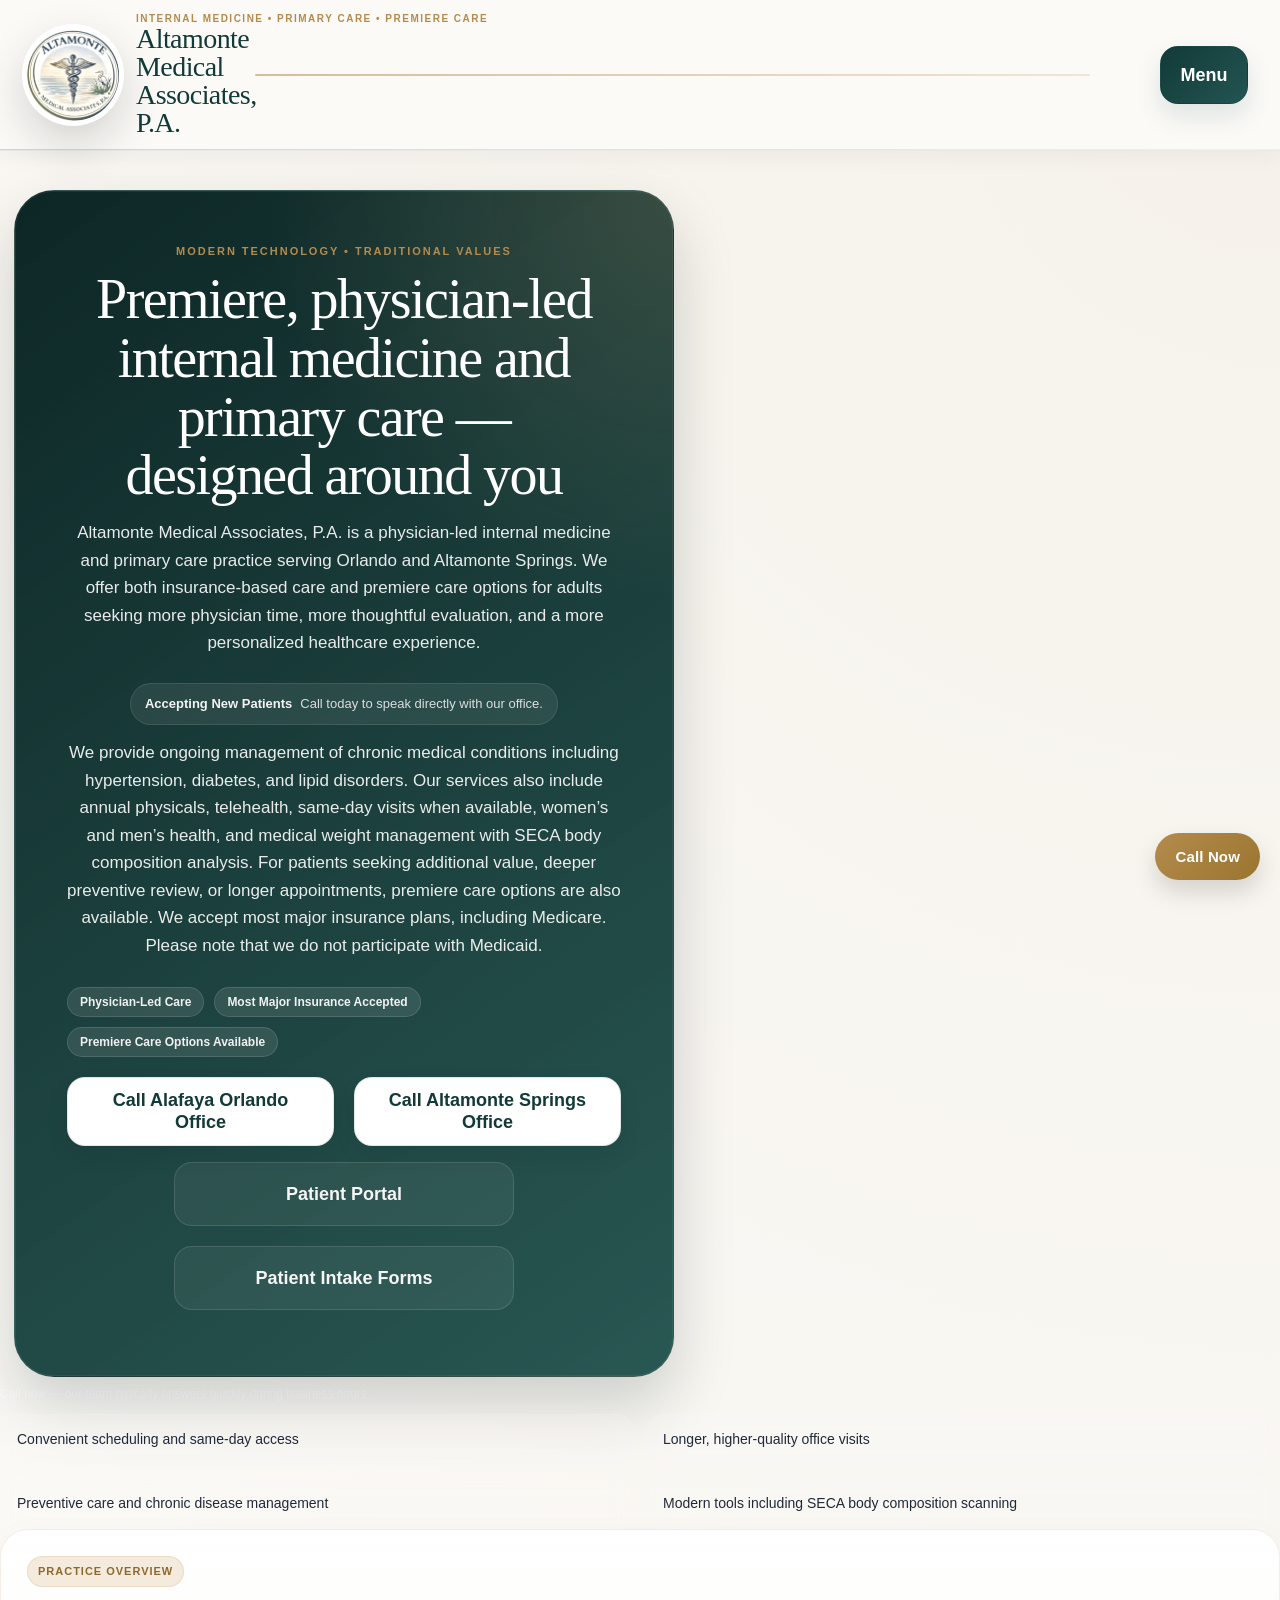
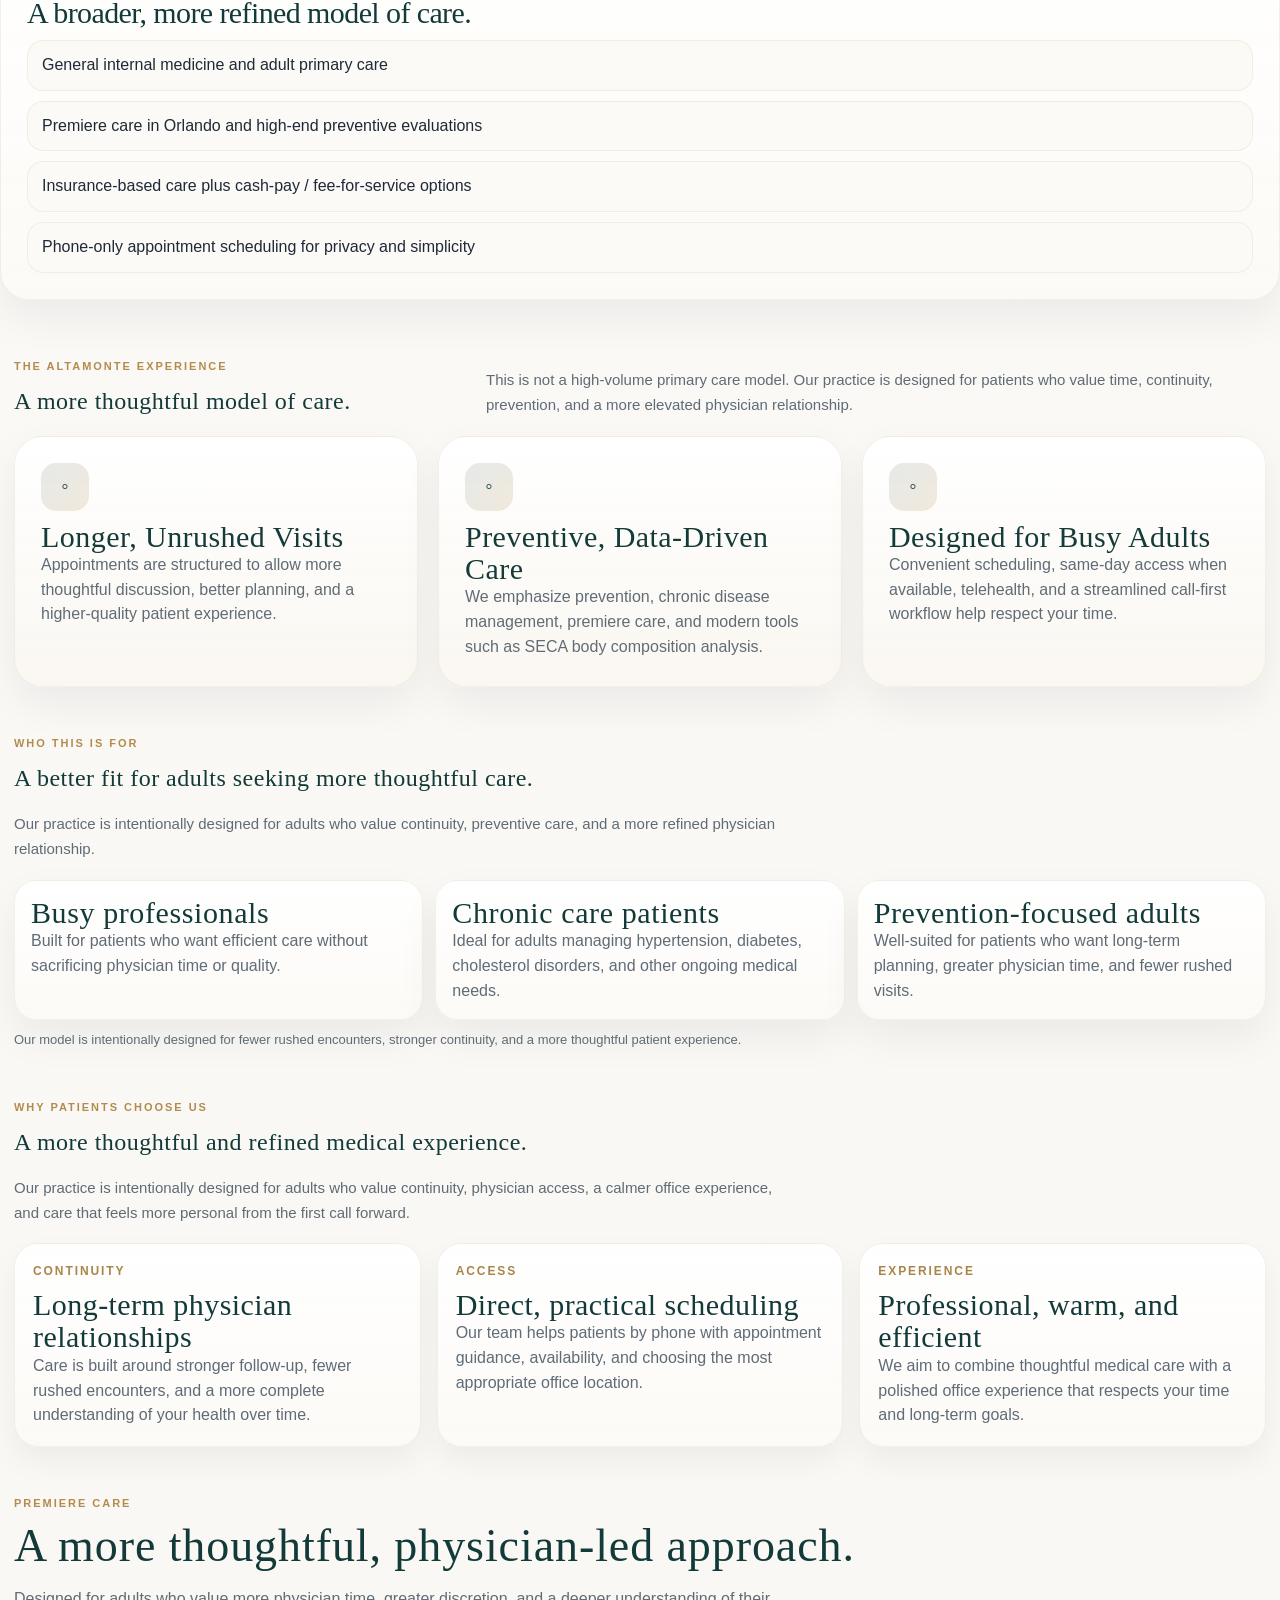
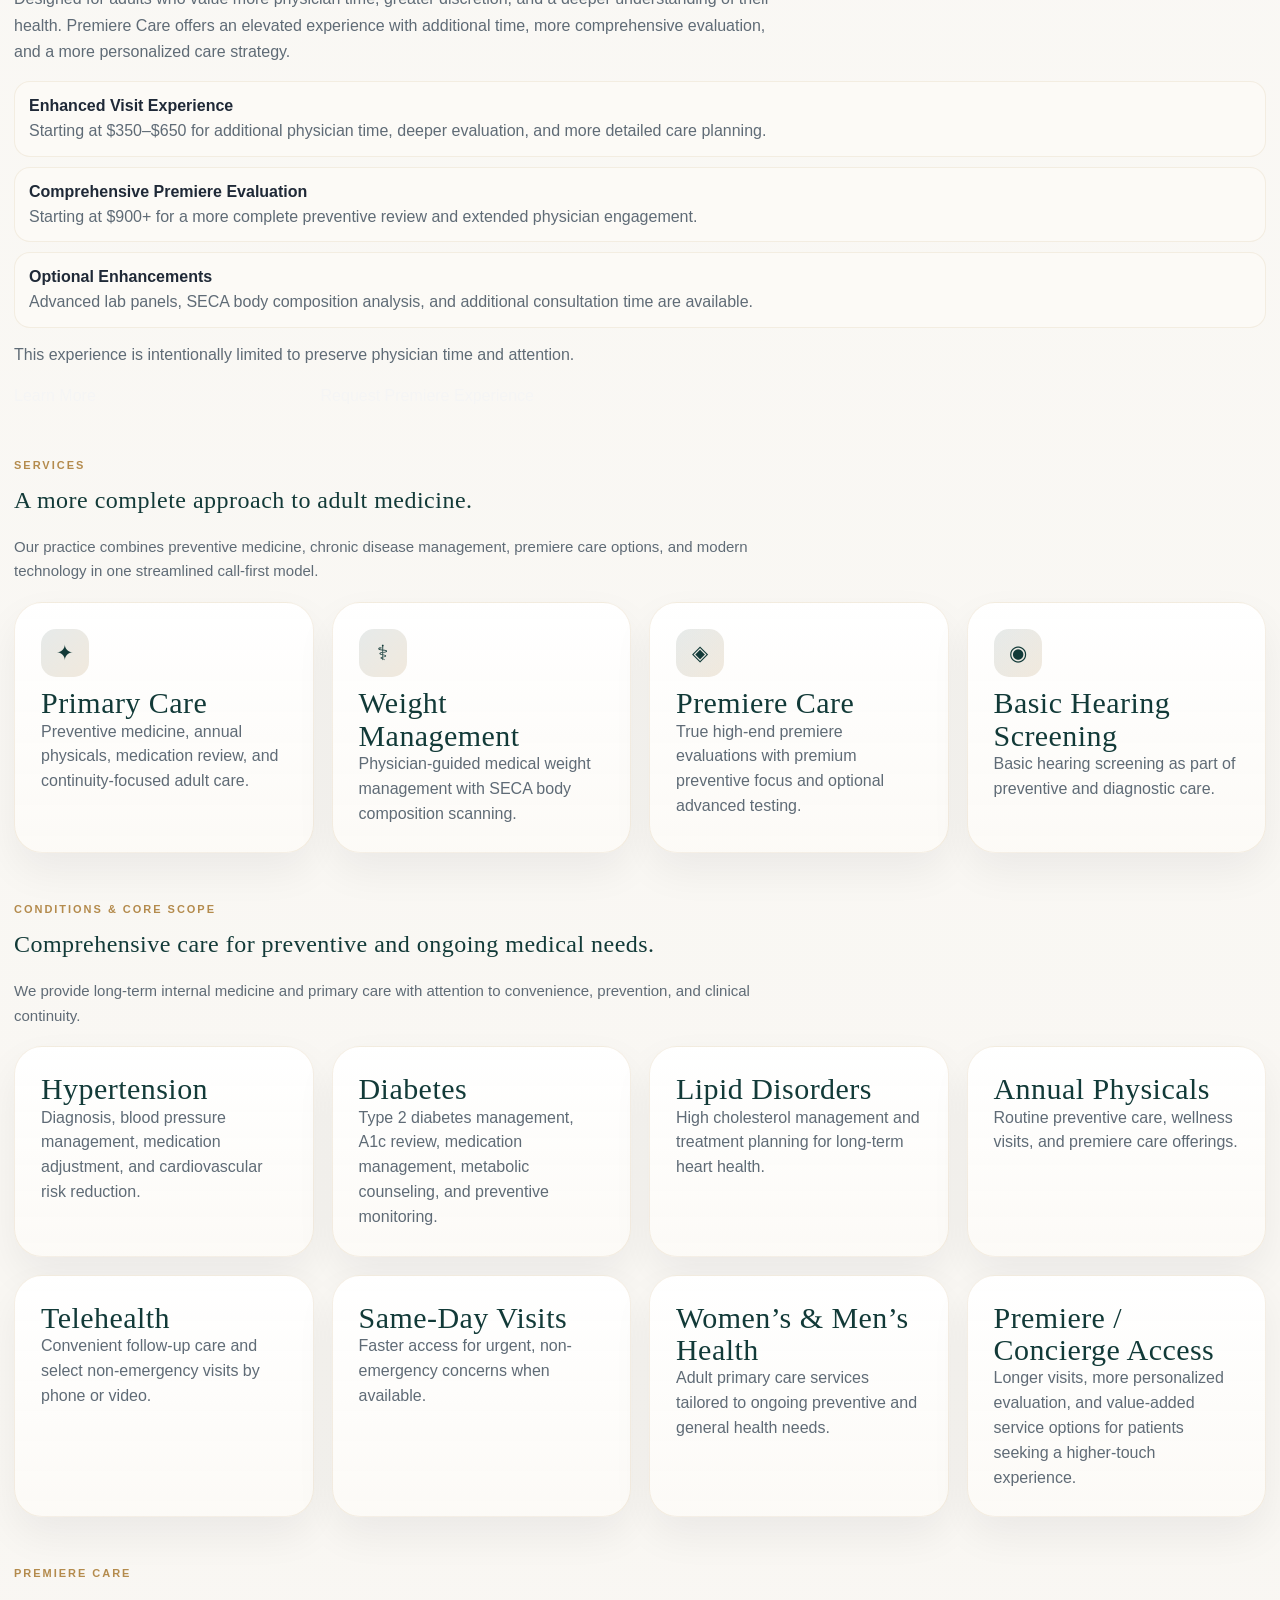
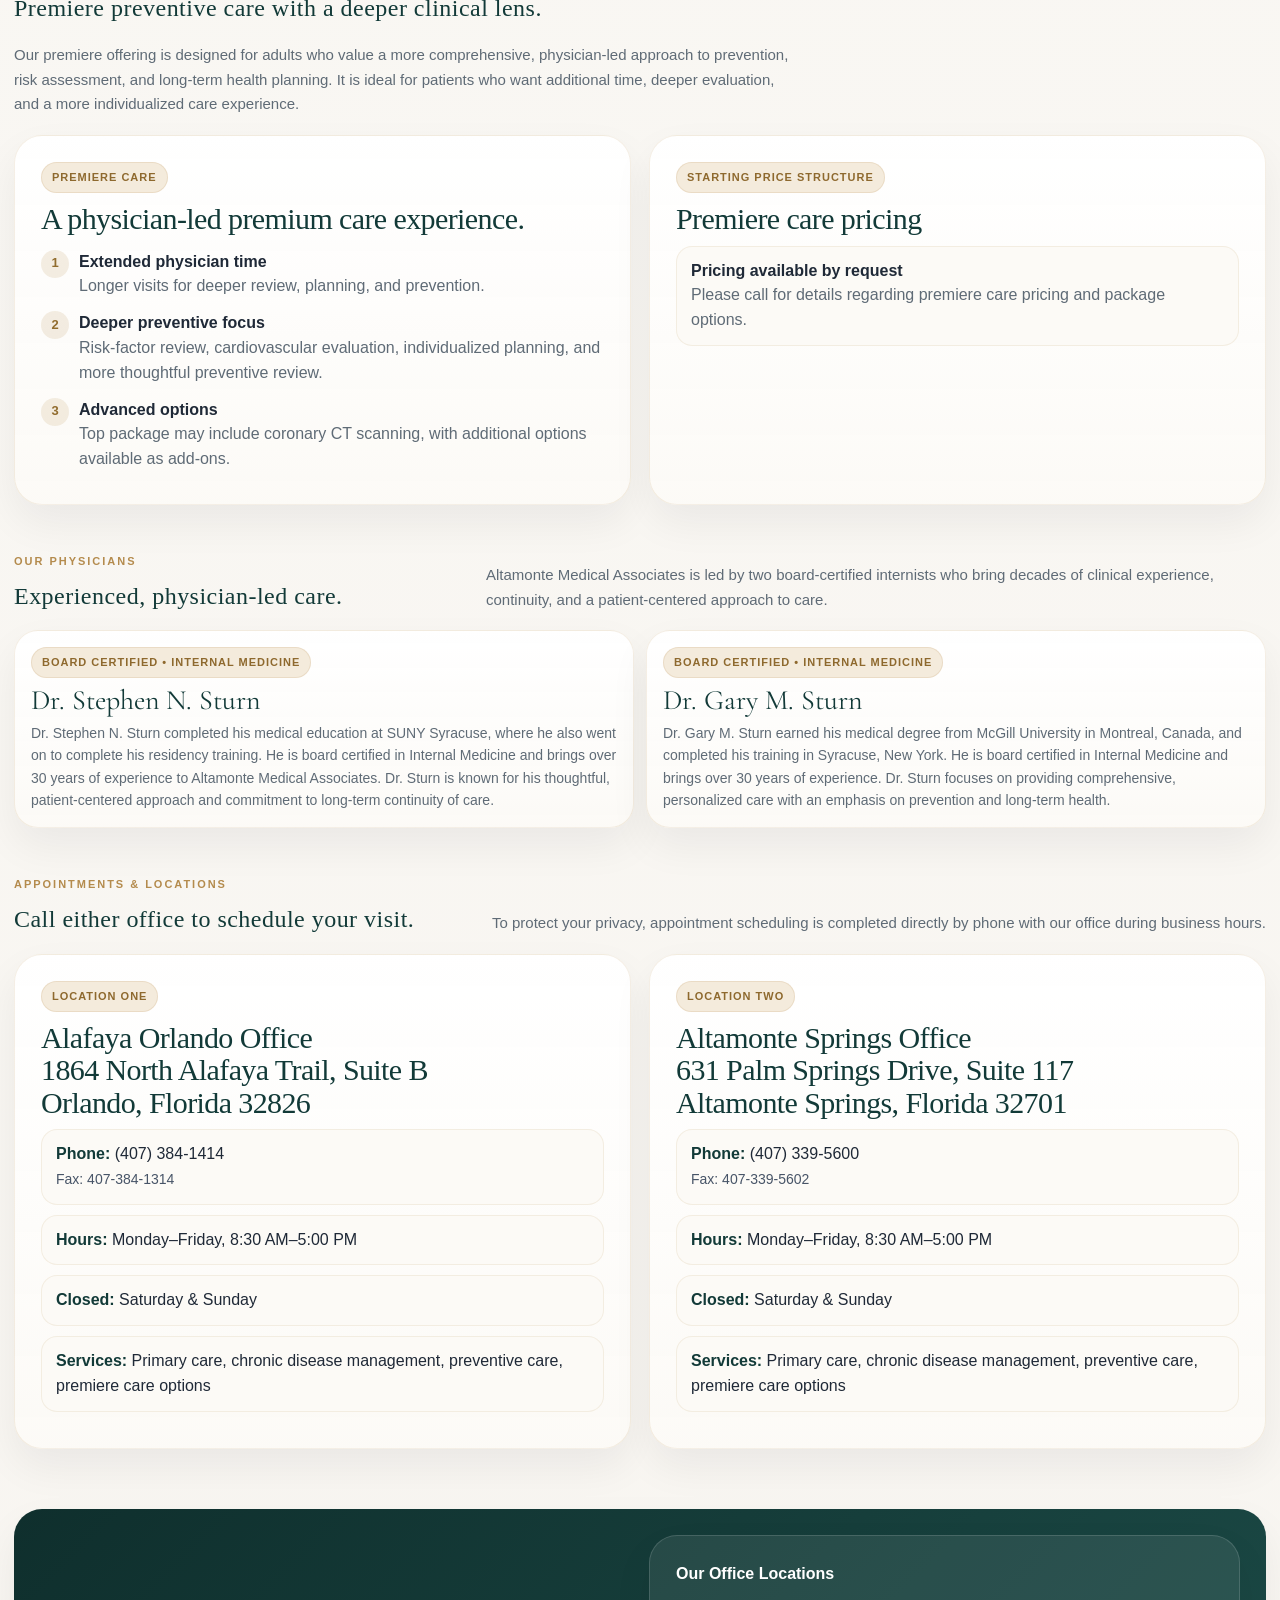
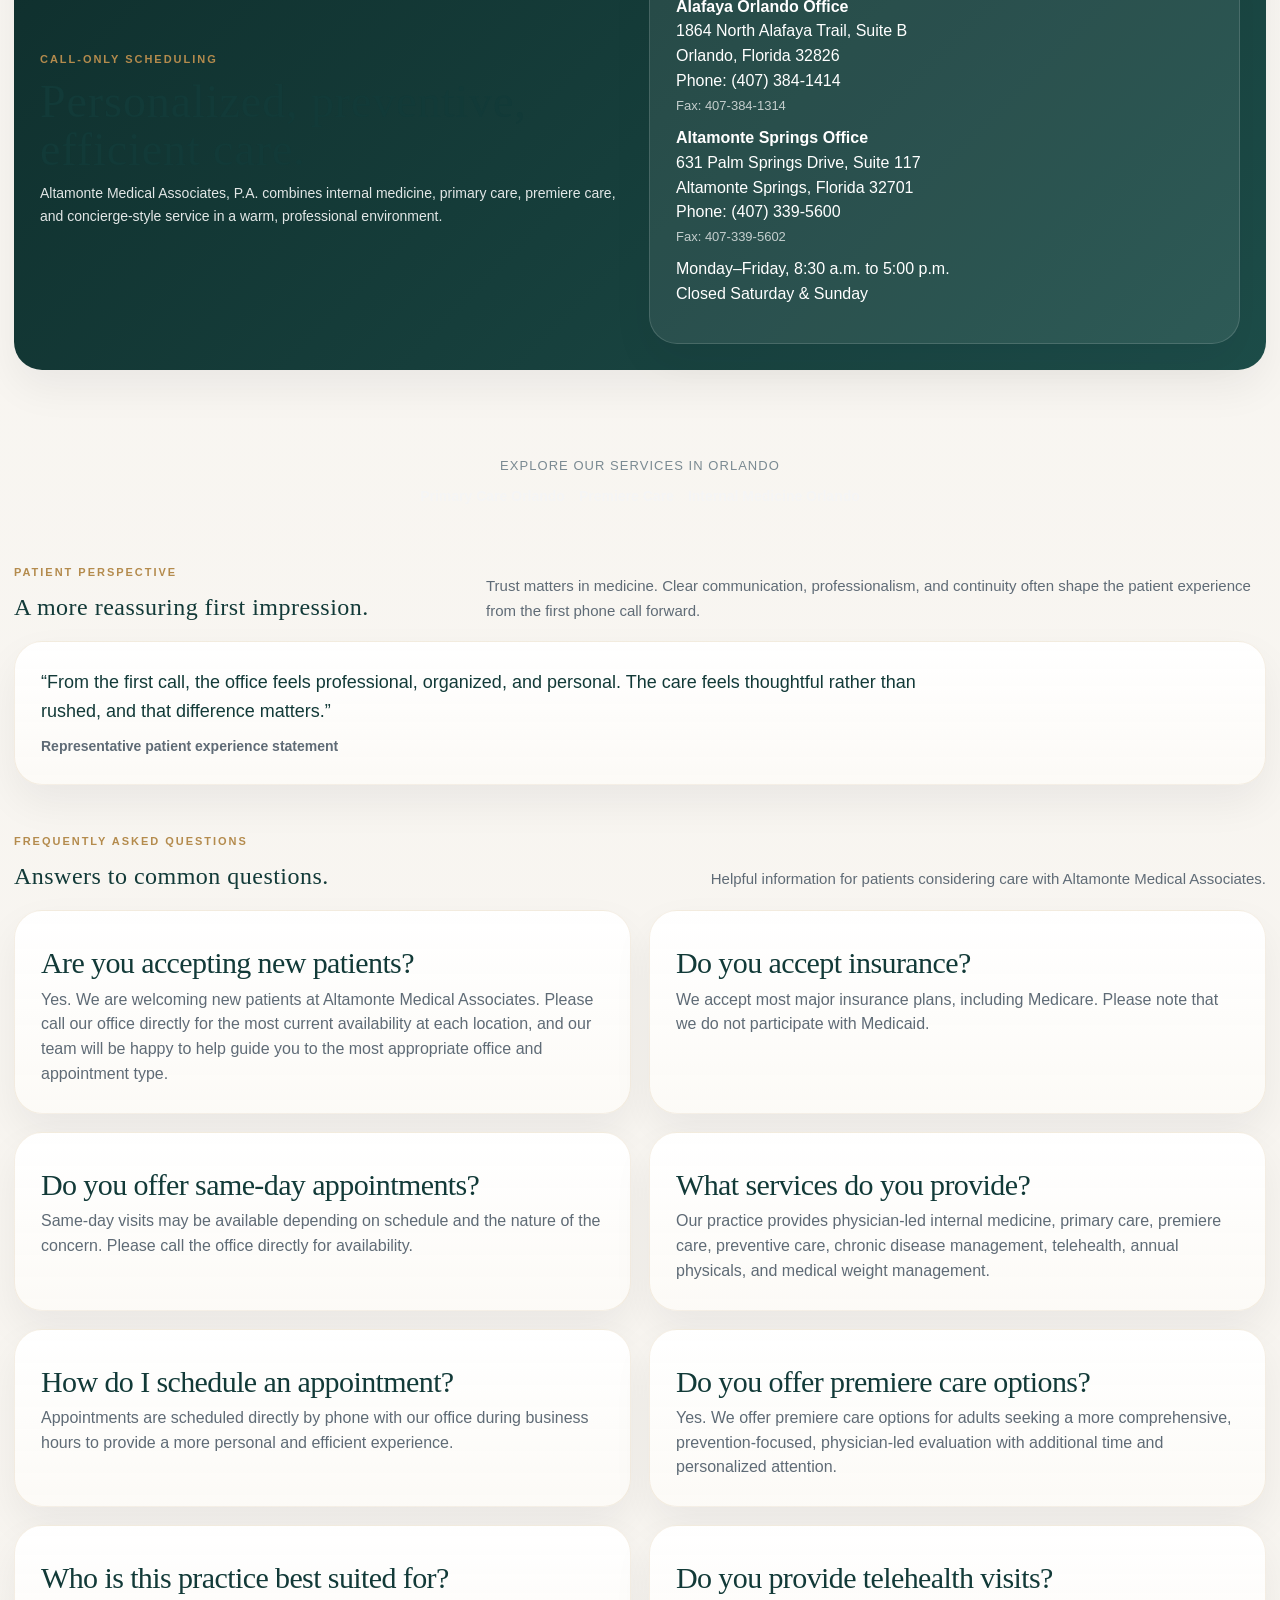
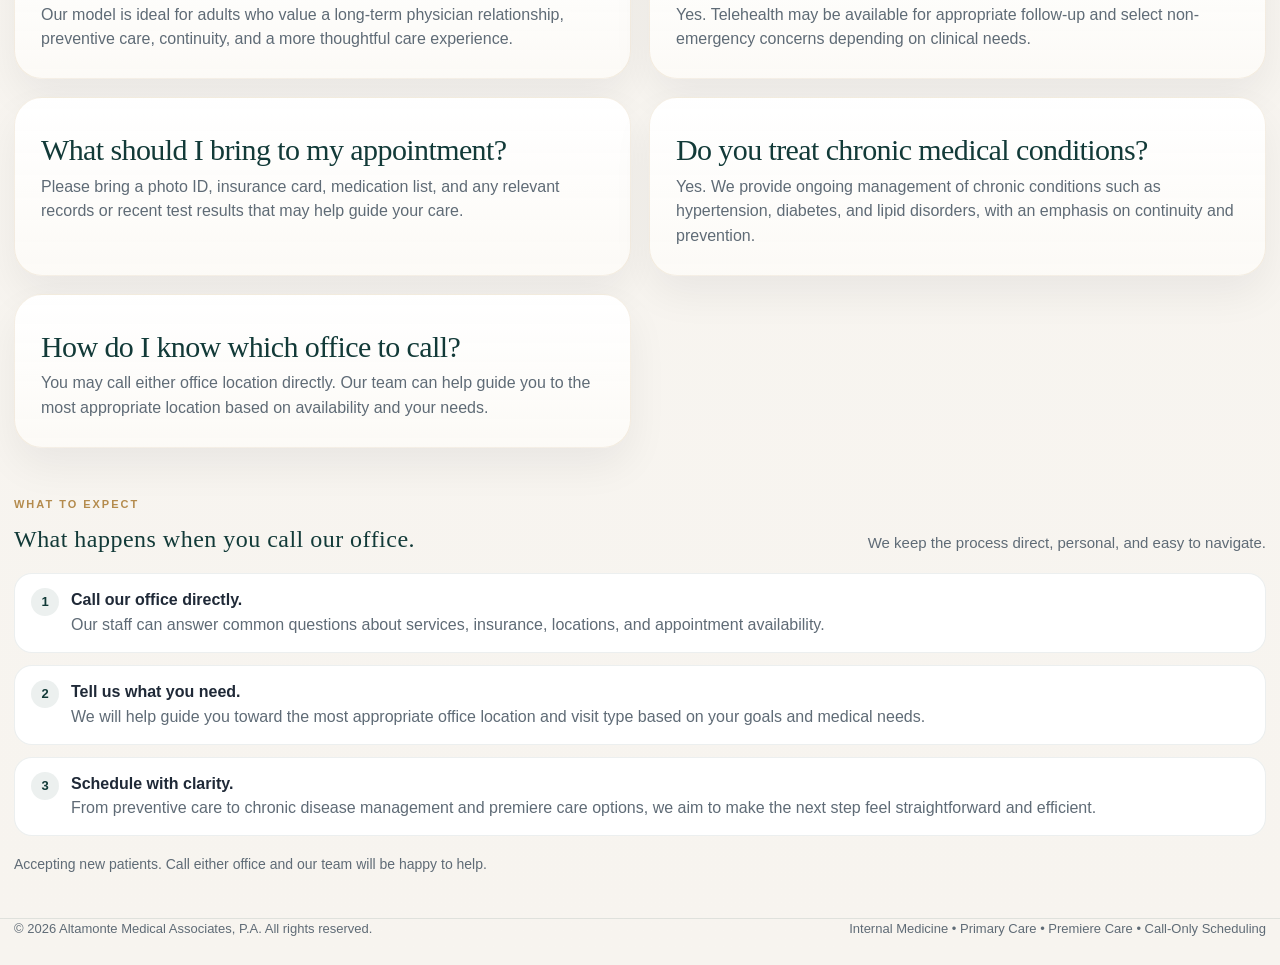
<file: index.html>
<!DOCTYPE html>

<html lang="en">
<head>
<meta charset="utf-8"/>
<meta content="width=device-width, initial-scale=1.0" name="viewport"/>
<meta content="telephone=yes" name="format-detection"/>
<title>Altamonte Medical Associates | Internal Medicine &amp; Primary Care Orlando</title>
<link href="https://fonts.googleapis.com" rel="preconnect"/>
<link crossorigin="" href="https://fonts.gstatic.com" rel="preconnect"/>
<link href="https://fonts.googleapis.com/css2?family=Cormorant+Garamond:wght@500;600;700&amp;family=Inter:wght@400;500;600;700&amp;display=swap" rel="stylesheet"/>
<style>
    :root{
      --deep:#123a38;
      --deep2:#204f4b;
      --gold:#b48b4d;
      --bg:#f7f5f1;
      --card:#ffffff;
      --text:#1f2937;
      --muted:#5f6b76;
      --line:rgba(18,58,56,.10);
      --shadow:0 16px 38px rgba(16,24,40,.08);
    }
    *{box-sizing:border-box}
    html{scroll-behavior:smooth}
    body{
      padding-top: 118px !important;
      padding-top: 118px;
      margin:0 !important;
      padding:0;
      font-family:'Inter',Arial,sans-serif;
      color:var(--text);
      background:linear-gradient(180deg,#fbfaf7 0%,#f7f4ef 100%);
      line-height:1.55;
    }
    .container{max-width:1220px;margin:0 auto;padding:0 20px}
    h1,h2,h3{font-family:'Cormorant Garamond',serif;line-height:1.02;margin:0}
    h1{font-size:52px;letter-spacing:-.03em}
    h2{font-size:34px;color:var(--deep)}
    h3{font-size:22px;color:var(--deep)}
    .muted{color:var(--muted)}
    .eyebrow{
      color:var(--gold);
      text-transform:uppercase;
      letter-spacing:.18em;
      font-size:11px;
      font-weight:700;
      margin-bottom:8px;
    }

@media (max-width:760px){

}

.top-hours-text{
  color:#000000;
  font-size:11px;
  font-weight:700;
  letter-spacing:.02em;
}

@media (max-width:760px){

}

    .nav{
      position:fixed !important;
      top:0 !important;
      left:0 !important;
      width:100% !important;
      z-index:1000 !important;
      margin:0 !important;
      backdrop-filter:blur(12px);
      background:rgba(251,250,247,.96);
      border-bottom:1px solid rgba(18,58,56,.08);
      box-shadow:0 8px 18px rgba(16,24,40,.04);
    }
    .nav-inner{
      display:flex;
      justify-content:space-between;
      align-items:center;
      gap:18px;
      padding:16px 0;
      transition:padding .22s ease;
    }
    .brand{display:flex;align-items:center;gap:12px;text-decoration:none;color:inherit}
    .logo-wrap{
      width:96px;height:96px;border-radius:50%;
      background:#fff;padding:5px;box-shadow:0 18px 45px rgba(0,0,0,.16);
      overflow:hidden;flex:0 0 auto;
    }
    .logo-wrap img{width:100%;height:100%;object-fit:cover;border-radius:50%}
    .logo-fallback{
      width:100%;height:100%;display:flex;align-items:center;justify-content:center;
      border-radius:50%;background:linear-gradient(135deg,var(--deep),var(--deep2));color:#fff;
      font-family:'Cormorant Garamond',serif;font-size:30px;font-weight:700;
    }
    .brand-copy{display:flex;flex-direction:column}
    .brand-top{font-size:11px;text-transform:uppercase;letter-spacing:.16em;color:var(--gold);font-weight:700}
    .brand-bottom{
      font-family:'Cormorant Garamond',serif;
      font-size:30px;
      color:var(--deep);
      font-weight:700;
      line-height:1;
      transition:font-size .22s ease, letter-spacing .22s ease;
    }
    .nav-links{display:flex;gap:18px;align-items:center;flex-wrap:wrap}
    .nav-links a{color:var(--deep);text-decoration:none;font-size:14px;font-weight:600}

    .btn{
      display:inline-flex;align-items:center;justify-content:center;
      border-radius:999px;padding:12px 18px;text-decoration:none;font-weight:700;
      border:1px solid transparent
    }
    .btn-primary{
      background:linear-gradient(135deg,var(--deep),var(--deep2));
      color:#fff;box-shadow:0 12px 28px rgba(18,58,56,.16);
    }
    .btn-secondary{
      color:var(--deep);background:#fffdf9;border-color:rgba(18,58,56,.10);
    }

    .hero{
  padding:54px 0 24px;
  margin-top: 0px;
}
    .hero-wrap{display:grid;grid-template-columns:1.15fr .85fr;gap:14px}
    .hero-left{
      background:linear-gradient(145deg,rgba(12,42,40,.99),rgba(26,74,70,.92));
      color:#fff;border-radius:34px;padding:24px;position:relative;overflow:hidden;box-shadow:0 24px 60px rgba(0,0,0,.18)
    }
    .hero-copy{font-size:15px;color:rgba(255,255,255,.9);margin:12px 0}
    .hero-points{display:grid;grid-template-columns:repeat(2,1fr);gap:8px;margin-top:10px}
    .hero-point{
      padding:9px 10px;border-radius:16px;background:rgba(255,255,255,.08);
      border:1px solid rgba(255,255,255,.08);font-size:12px
    }

    .card,.panel{
      background:linear-gradient(180deg,rgba(255,255,255,.98),rgba(252,250,246,.95));
      border:1px solid rgba(180,139,77,.14);
      border-radius:24px;padding:16px;box-shadow:var(--shadow)
    }
    .badge{
      display:inline-flex;padding:6px 10px;border-radius:999px;background:#f4ebdc;color:#8e692e;
      font-size:11px;font-weight:700;text-transform:uppercase;letter-spacing:.06em;border:1px solid rgba(180,139,77,.16)
    }
    .mini-title{font-family:'Cormorant Garamond',serif;font-size:24px;color:var(--deep);margin:8px 0}
    .list{display:grid;gap:8px;margin-top:10px}
    .list-item,.meta-row,.detail{
      background:#fcfaf6;border:1px solid rgba(180,139,77,.12);border-radius:16px;padding:10px 12px
    }

    .section{padding:10px 0}
    .section-head{display:flex;justify-content:space-between;align-items:end;gap:12px;flex-wrap:wrap;margin-bottom:10px}
    .section-head p{margin:0;max-width:760px;color:var(--muted);font-size:14px}

    .grid-4{display:grid;grid-template-columns:repeat(4,1fr);gap:12px}
    .grid-2{display:grid;grid-template-columns:repeat(2,1fr);gap:12px}
    .service-icon{
      width:42px;height:42px;border-radius:14px;display:flex;align-items:center;justify-content:center;
      background:linear-gradient(135deg,rgba(18,58,56,.10),rgba(180,139,77,.18));
      color:var(--deep);font-size:19px;margin-bottom:10px
    }
    .feature{display:flex;gap:10px;align-items:flex-start;padding:6px 0}
    .tick{
      min-width:28px;height:28px;border-radius:50%;display:flex;align-items:center;justify-content:center;
      background:rgba(180,139,77,.15);color:#916c2e;font-weight:800;font-size:13px
    }

    .cta{
      margin:12px 0 16px;
      background:linear-gradient(135deg,#0f2f2d,#1d4d49);
      color:#fff;border-radius:28px;padding:18px;
      display:grid;grid-template-columns:1fr 1fr;gap:12px;align-items:center
    }
    .cta h2{color:#fff}
    .cta-box{
      background:rgba(255,255,255,.08);border:1px solid rgba(255,255,255,.14);
      border-radius:20px;padding:16px
    }

    .footer{padding:14px 0 18px;color:var(--muted);font-size:13px}
    .footer-inner{border-top:1px solid rgba(18,58,56,.10);display:flex;justify-content:space-between;gap:10px;flex-wrap:wrap}

    .floating-call-btn{
      display:none;position:fixed;right:14px;bottom:14px;z-index:60;
      background:linear-gradient(135deg,#123a38,#235552);color:#fff;text-decoration:none;
      font-weight:700;padding:13px 16px;border-radius:999px;box-shadow:0 22px 42px rgba(0,0,0,.22)
    }

    @media (max-width: 900px){
      .hero-wrap,.grid-4,.grid-2,.cta{grid-template-columns:1fr 1fr}
      .grid-4 .card:last-child{grid-column:span 2}
    }
    @media (max-width: 760px){
      body{
        padding-top: 100px !important;
      }

      body{
        padding-top: 100px;
      }

      .nav-links{display:none}
    }

      body{
        
      }

.top-hours-text{
  color:#ffffff;
  font-size:11px;
  font-weight:700;
  letter-spacing:.02em;
}

@media (max-width:760px){

}

      .nav{
  margin:0;
  top:0;
top:62px}
      .container{padding:0 14px}
      .nav-links{display:none}
      .hero-wrap,.grid-4,.grid-2,.cta{grid-template-columns:1fr}
      .grid-4 .card:last-child{grid-column:auto}
      .logo-wrap{width:92px;height:92px}
      .brand-bottom{font-size:18px;max-width:170px}
      h1{font-size:28px}
      h2{font-size:24px}
      h3{font-size:20px}
      .mini-title{font-size:20px}
      .hero-left,.card,.panel,.cta,.cta-box{padding:14px}
      .hero-points{grid-template-columns:1fr}
      .btn{width:100%;padding:11px 14px}
      .floating-call-btn{display:inline-flex;align-items:center;justify-content:center}
    }

.top-hours-text{
  color:#ffffff;
  font-size:11px;
  font-weight:700;
  letter-spacing:.02em;
}

@media (max-width:760px){

}

    .nav{
  margin:0;
  top:0;

      background:rgba(251,250,247,.94);
      box-shadow:0 10px 28px rgba(16,24,40,.04);
    }
    .brand-bottom{
      font-size:30px;
      letter-spacing:-.02em;
    }
    .hero-left{
      background:
        linear-gradient(145deg,rgba(11,38,37,.99),rgba(26,74,70,.92)),
        radial-gradient(circle at top right, rgba(215,191,140,.16), transparent 32%);
      border-radius:38px;
      box-shadow:0 28px 72px rgba(8,18,20,.22);
      border:1px solid rgba(255,255,255,.08);
    }
    .hero-left:after{
      content:"";
      position:absolute;
      inset:0;
      border-radius:38px;
      border:1px solid rgba(255,255,255,.06);
      pointer-events:none;
    }
    h1{
      font-size:56px;
      letter-spacing:-.04em;
    }
    h2{
      font-size:36px;
      letter-spacing:-.02em;
    }
    h3{
      letter-spacing:-.01em;
    }
    .hero-copy{
      font-size:15.5px;
      line-height:1.55;
    }
    .hero-point{
      background:rgba(255,255,255,.075);
      border:1px solid rgba(255,255,255,.09);
      backdrop-filter:blur(10px);
    }
    .card,.panel{
      border-radius:26px;
      box-shadow:0 18px 46px rgba(16,24,40,.06);
    }
    .mini-title{
      font-size:25px;
      letter-spacing:-.02em;
    }
    .badge{
      letter-spacing:.09em;
    }
    .btn-primary{
      box-shadow:0 14px 34px rgba(18,58,56,.18);
    }
    .cta{
      border-radius:30px;
      box-shadow:0 24px 54px rgba(8,18,20,.16);
    }
    .cta-box{
      border-radius:22px;
    }
    .floating-call-btn{
      background:linear-gradient(135deg,#123a38,#235552);
      box-shadow:0 22px 42px rgba(0,0,0,.22);
      border:1px solid rgba(255,255,255,.14);
    }

@media (max-width:760px){

.top-hours-text{
  color:#ffffff;
  font-size:11px;
  font-weight:700;
  letter-spacing:.02em;
}

@media (max-width:760px){

}

}

}

@media (max-width:760px){

.top-hours-text{
  color:#ffffff;
  font-size:11px;
  font-weight:700;
  letter-spacing:.02em;
}

@media (max-width:760px){

}

@media (max-width:760px){

}

  .top-address-right,

  .top-hours-sub,
  
}

.floating-call{
  position:fixed;
  bottom:18px;
  right:18px;
  display:flex;
  flex-direction:column;
  gap:8px;
  z-index:999;
}

@media (max-width:760px){
  
}

    @media (min-width: 1024px){
      .container{max-width:1280px;}
      .hero{padding:64px 0 30px;}
      .hero-wrap{gap:28px;}
      h1{font-size:74px;}
      h2{font-size:46px;}
      h3{font-size:30px;}
      .hero-left{padding:48px;}
      .card,.panel,.cta,.cta-box{padding:24px;}
      .hero-copy{font-size:17px;max-width:800px;}
      .hero-points{gap:12px;}
      .hero-point{font-size:14px;padding:13px 16px;}
      .grid-4,.grid-2,.location-box{gap:18px;}
      .mini-title{font-size:30px;}
      .nav-inner{padding:18px 0;}
      .brand-bottom{font-size:32px;}
      .logo{
      width:86px;
      height:86px;
      border-radius:50%;
      overflow:hidden;
      background:#fff;
      padding:5px;
      box-shadow:0 14px 30px rgba(0,0,0,.12);
      flex:0 0 auto;
      transition:transform .22s ease, width .22s ease, height .22s ease, box-shadow .22s ease;
      transform-origin:center center;
    }
      .section{padding:24px 0;}
      .section-head{margin-bottom:18px;}
      .section-head p{font-size:15px;}
    }

    @media (max-width: 760px){
      .container{padding:0 16px;}
      .hero{padding:34px 0 18px !important;margin-top:0 !important;}
      .hero-wrap,.grid-4,.grid-2,.location-box,.cta{grid-template-columns:1fr !important;}
      .hero-left,.card,.panel,.cta,.cta-box{padding:18px !important;border-radius:24px;}
      h1{font-size:36px !important;line-height:1.03;}
      h2{font-size:30px !important;}
      h3{font-size:23px !important;}
      .mini-title{font-size:22px !important;}
      .hero-copy{font-size:15px !important;line-height:1.55;}
      .hero-actions{gap:10px;margin:16px 0 14px;}
      .hero-actions .btn,
      .cta-box .btn{width:100%;min-height:46px;}
      .hero-points{grid-template-columns:1fr !important;gap:10px;}
      .hero-point{font-size:13px;padding:12px 14px;}
      .section{padding:16px 0 !important;}
      .section-head{gap:10px;margin-bottom:12px;}
      .section-head p{font-size:14px;}
      .list,.location-box,.grid-4,.grid-2{gap:12px;}
      .list-item,.detail,.meta-row{padding:12px 13px;}
      .nav-inner{padding:14px 0;}
      .brand{gap:12px;}
      .brand-bottom{font-size:19px;}
      .brand-top{font-size:10px;line-height:1.3;}
      .logo{width:76px;height:76px;}

      .cta{margin:16px 0 20px;}
      .footer{padding:16px 0 22px;}
      .footer-inner{gap:8px;}
    }

    .meta-row strong{
      color:#123a38;
    }

    @media (max-width:760px){
      .btn-alafaya,
      .btn-altamonte,
      .call-option-alafaya,
      
    }

    .grid-3{
      display:grid;
      grid-template-columns:repeat(3,minmax(0,1fr));
      gap:16px;
    }

    body{
      background:
        radial-gradient(circle at top right, rgba(182,144,84,.08), transparent 22%),
        linear-gradient(180deg,#fbfaf7 0%,#f7f4ef 100%) !important;
    }

    .hero-left{
      background:
        radial-gradient(circle at top right, rgba(215,191,140,.18), transparent 30%),
        linear-gradient(145deg, rgba(10,36,35,.99), rgba(29,78,73,.95)) !important;
    }

    .hero-copy strong{
      color:#fff;
    }

    .section-signature{
      padding-top:10px;
    }

    .signature-grid .card-signature{
      position:relative;
      overflow:hidden;
    }

    .signature-grid .card-signature:after{
      content:"";
      position:absolute;
      inset:0;
      background:linear-gradient(180deg, rgba(255,255,255,0), rgba(182,144,84,.03));
      pointer-events:none;
    }

    .reveal{
      opacity:0;
      transform:translateY(14px);
      animation:fadeUp .7s ease forwards;
    }
    .reveal:nth-child(2){animation-delay:.08s;}
    .reveal:nth-child(3){animation-delay:.16s;}

    @keyframes fadeUp{
      to{
        opacity:1;
        transform:translateY(0);
      }
    }

    .btn{
      transition:transform .18s ease, box-shadow .18s ease, border-color .18s ease, background .18s ease;
    }

    .btn:hover{
      transform:translateY(-2px);
    }

    @keyframes softPulse{
      0%,100%{box-shadow:0 8px 22px rgba(0,0,0,.18);}
      50%{box-shadow:0 12px 26px rgba(18,58,56,.20);}
    }

    .call-helper{
      display:block;
      margin-top:8px;
      color:rgba(255,255,255,.80);
      font-size:12px;
    }

    @media (min-width: 1024px){
      .hero{
        padding:72px 0 34px;
      }
      .hero-wrap{
        gap:30px;
      }
      .hero-left{
        padding:52px;
        border-radius:40px;
      }
      .hero-copy{
        font-size:17px;
        max-width:820px;
      }
      .grid-3{
        gap:20px;
      }
      .card,.panel,.cta,.cta-box{
        padding:26px;
      }
      .section{
        padding:24px 0;
      }
      .section-head{
        margin-bottom:18px;
      }
      .hero-point{
        font-size:14px;
        padding:14px 16px;
      }
    }

    @media (max-width: 760px){
      .grid-3{
        grid-template-columns:1fr;
        gap:12px;
      }
      .hero-left{
        padding:20px !important;
      }
      .section-signature{
        padding-top:4px;
      }
    }

    .btn-call-white{
      background:#ffffff !important;
      color:#123a38 !important;
      border:1px solid rgba(18,58,56,.10) !important;
      box-shadow:0 8px 20px rgba(0,0,0,.10) !important;
    }
    .btn-call-white:hover{
      background:#fffefb !important;
      color:#123a38 !important;
      border-color:rgba(18,58,56,.18) !important;
      box-shadow:0 12px 24px rgba(0,0,0,.12) !important;
    }

    body.scrolled .nav{
      background:rgba(251,250,247,.92);
      box-shadow:0 12px 24px rgba(16,24,40,.06);
    }
    body.scrolled .nav-inner{
      padding:10px 0;
    }
    body.scrolled .logo{
      width:72px;
      height:72px;
      transform:scale(.94);
      box-shadow:0 10px 22px rgba(0,0,0,.10);
    }
    body.scrolled .brand-bottom{
      font-size:26px;
      letter-spacing:-.01em;
    }

  50% { box-shadow: 0 14px 30px rgba(16,24,40,0.18), 0 0 20px 2px rgba(182,144,84,0.16); }
}
  70% { box-shadow: 0 0 0 10px rgba(212,175,55,0); }
  100% { box-shadow: 0 0 0 0 rgba(212,175,55,0); }
}

.call-float {
  animation: breatheGlow 4.8s ease-in-out infinite;
  animation-delay: 2s;

  animation: breatheGlow 4.8s ease-in-out infinite;
  transition: transform 0.2s ease;
}

.call-float:hover {
  transform: scale(1.06);
}

    @keyframes breatheGlow {
      0%, 100% { box-shadow: 0 10px 24px rgba(16,24,40,0.16), 0 0 0 0 rgba(182,144,84,0.10); }
      50% { box-shadow: 0 14px 30px rgba(16,24,40,0.18), 0 0 20px 2px rgba(182,144,84,0.16); }
    }

    .floating-call-menu{
      position:fixed;
      right:18px;
      bottom:18px;
      z-index:999;
      display:flex;
      flex-direction:column;
      align-items:flex-end;
      gap:8px;
    }

    .floating-call-toggle{
      border:none;
      border-radius:999px;
      padding:15px 20px;
      font-size:15px;
      font-weight:800;
      color:#ffffff;
      cursor:pointer;
      letter-spacing:.01em;
      background:linear-gradient(135deg,#7a5d2a,#b08a36);
      animation:breatheGlow 4.8s ease-in-out infinite;
      transition:background .25s ease, box-shadow .25s ease, transform .2s ease;
    }

    .floating-call-toggle:hover{
      transform:translateY(-1px);
    }

    .floating-call-options{
      display:none;
      flex-direction:column;
      gap:8px;
      align-items:flex-end;
      min-width:250px;
    }

    .floating-call-options.open{
      display:flex;
    }

    .call-option{
      width:100%;
      background:#ffffff;
      color:#123a38;
      padding:12px 16px;
      border-radius:20px;
      text-decoration:none;
      border:1px solid rgba(18,58,56,.10);
      box-shadow:0 10px 24px rgba(0,0,0,.14);
      display:flex;
      flex-direction:column;
      gap:2px;
      line-height:1.2;
    }

    .call-option:hover{
      box-shadow:0 12px 28px rgba(0,0,0,.16);
      transform:translateY(-1px);
    }

    .call-office-name{
      font-size:13px;
      font-weight:800;
      color:#123a38;
    }

    .call-office-number{
      font-size:12px;
      font-weight:600;
      color:#5f6b76;
    }

    @media (max-width:760px){
      .floating-call-menu{
        right:14px;
        bottom:14px;
      }
      .floating-call-toggle{
        padding:14px 18px;
        font-size:14px;
      }
      .floating-call-options{
        min-width:220px;
      }
      .call-option{
        padding:11px 14px;
      }
    }

    /* Elite laptop/desktop layer — mobile version preserved exactly */
    @media (min-width: 1024px){
      .container{
        max-width:1280px !important;
      }

      .nav{
        background:rgba(251,250,247,.96) !important;
        box-shadow:0 10px 24px rgba(16,24,40,.05) !important;
      }

      .nav-inner{
        padding:18px 0 !important;
        gap:22px !important;
        align-items:center !important;
      }

      .brand{
        gap:14px !important;
      }

      .brand-top{
        font-size:11px !important;
        letter-spacing:.16em !important;
        line-height:1.3 !important;
      }

      .brand-bottom{
        font-size:32px !important;
        line-height:1 !important;
        letter-spacing:-.02em !important;
      }

      .logo{
        width:92px !important;
        height:92px !important;
        padding:5px !important;
        box-shadow:0 16px 34px rgba(0,0,0,.14) !important;
      }

      .hero{
        padding:72px 0 34px !important;
        margin-top:0 !important;
      }

      .hero-wrap{
        grid-template-columns:1.08fr .92fr !important;
        gap:30px !important;
        align-items:stretch !important;
      }

      .hero-left{
        padding:52px !important;
        border-radius:40px !important;
        box-shadow:0 28px 62px rgba(8,18,20,.18) !important;
      }

      h1{
        font-size:74px !important;
        line-height:1.02 !important;
        letter-spacing:-.045em !important;
      }

      h2{
        font-size:46px !important;
        line-height:1.04 !important;
      }

      h3{
        font-size:30px !important;
        line-height:1.08 !important;
      }

      .mini-title{
        font-size:30px !important;
        line-height:1.08 !important;
      }

      .hero-copy{
        font-size:17px !important;
        line-height:1.62 !important;
        max-width:820px !important;
      }

      .hero-points{
        grid-template-columns:repeat(2,minmax(0,1fr)) !important;
        gap:12px !important;
      }

      .hero-point{
        font-size:14px !important;
        padding:14px 16px !important;
        border-radius:18px !important;
      }

      .section{
        padding:24px 0 !important;
      }

      .section-head{
        gap:18px !important;
        margin-bottom:18px !important;
      }

      .section-head p{
        font-size:15px !important;
        max-width:780px !important;
      }

      .grid-4{
        grid-template-columns:repeat(4,minmax(0,1fr)) !important;
        gap:18px !important;
      }

      .grid-3{
        grid-template-columns:repeat(3,minmax(0,1fr)) !important;
        gap:20px !important;
      }

      .grid-2,
      .location-box,
      .cta{
        grid-template-columns:repeat(2,minmax(0,1fr)) !important;
        gap:18px !important;
      }

      .card,
      .panel,
      .cta,
      .cta-box{
        padding:26px !important;
        border-radius:28px !important;
      }

      .list{
        gap:10px !important;
      }

      .list-item,
      .detail,
      .meta-row{
        padding:12px 14px !important;
      }

      .service-icon{
        width:48px !important;
        height:48px !important;
        font-size:21px !important;
        border-radius:15px !important;
      }

      .floating-call-menu{
        right:20px !important;
        bottom:20px !important;
      }

      .floating-call-toggle{
        padding:15px 20px !important;
        font-size:15px !important;
      }

      .floating-call-options{
        min-width:250px !important;
      }

      .call-option{
        padding:12px 16px !important;
        font-size:14px !important;
        border-radius:20px !important;
      }

      .footer{
        padding:18px 0 26px !important;
      }
    }

    @media (min-width: 1024px){
      .nav{
        background:rgba(251,250,247,.96) !important;
        box-shadow:0 8px 18px rgba(16,24,40,.04) !important;
      }

      .nav-inner{
        padding:12px 0 !important;
        gap:16px !important;
        align-items:center !important;
      }

      .nav-links{
        display:flex !important;
        gap:20px !important;
        align-items:center !important;
        justify-content:flex-end !important;
        flex-wrap:nowrap !important;
        margin-left:auto !important;
      }

      .nav-links a{
        font-size:14px !important;
        font-weight:600 !important;
        white-space:nowrap !important;
      }

      .brand{
        gap:12px !important;
      }

      .brand-top{
        font-size:10px !important;
        letter-spacing:.15em !important;
      }

      .brand-bottom{
        font-size:28px !important;
        line-height:1 !important;
      }

      .logo{
        width:78px !important;
        height:78px !important;
        padding:4px !important;
        box-shadow:0 12px 26px rgba(0,0,0,.12) !important;
      }
    }

    @media (max-width: 760px){
      body.scrolled .nav-inner{
        padding:10px 0 !important;
      }
      body.scrolled .logo{
        width:58px !important;
        height:58px !important;
        transform:scale(.94) !important;
      }
      body.scrolled .brand-bottom{
        font-size:16px !important;
      }
      body.scrolled .brand-top{
        font-size:8px !important;
      }
    }

@media (max-width:760px){
  .location-box .btn,
  .location-box a.btn,
  .cta-box .btn{
    width:100% !important;
    max-width:100% !important;
    display:flex !important;
    justify-content:center !important;
    align-items:center !important;
    text-align:center !important;
    padding:14px 16px !important;
    min-height:52px !important;
    box-sizing:border-box !important;
  }

  .location-box .btn span,
  .location-box a.btn span{
    width:100% !important;
    text-align:center !important;
  }
}

@media (max-width:760px){
  .location-box .btn{
    min-height:52px !important;
    height:52px !important;
  }
}

@media (max-width:760px){
  .cta-box .btn{
    width:100% !important;
    max-width:100% !important;
    min-height:52px !important;
    height:52px !important;
    display:flex !important;
    align-items:center !important;
    justify-content:center !important;
    box-sizing:border-box !important;
    text-align:center !important;
    white-space:nowrap !important;
    font-size:13px !important;
    line-height:1 !important;
    padding:0 12px !important;
  }
}

@media (min-width:1024px){
  html{
    scroll-padding-top: 110px;
  }

  .nav{
    transition: background .25s ease, box-shadow .25s ease, transform .25s ease;
    will-change: background, box-shadow, transform;
  }

  .nav-inner{
    transition: padding .25s ease, gap .25s ease;
    will-change: padding, gap;
  }

  .logo{
    transition: width .25s ease, height .25s ease, transform .25s ease, box-shadow .25s ease;
    will-change: width, height, transform, box-shadow;
  }

  .brand-bottom{
    transition: font-size .25s ease, letter-spacing .25s ease;
    will-change: font-size, letter-spacing;
  }

  .brand-top{
    transition: font-size .25s ease, letter-spacing .25s ease;
    will-change: font-size, letter-spacing;
  }

  .nav-links{
    margin-right:42px !important;
  }

  .hero-left h1{
    font-size:56px !important;
    line-height:1.05 !important;
    letter-spacing:-.028em !important;
  }

  body.scrolled .nav{
    background:rgba(251,250,247,.90) !important;
    box-shadow:0 12px 28px rgba(16,24,40,.08) !important;
  }

  body.scrolled .nav-inner{
    padding:8px 0 !important;
    gap:12px !important;
  }

  body.scrolled .logo{
    width:70px !important;
    height:70px !important;
    transform:scale(.94) !important;
    box-shadow:0 10px 20px rgba(0,0,0,.10) !important;
  }

  body.scrolled .brand-bottom{
    font-size:24px !important;
    letter-spacing:-.01em !important;
  }

  body.scrolled .brand-top{
    font-size:9px !important;
    letter-spacing:.12em !important;
  }

  section[id]{
    scroll-margin-top: 112px;
  }
}

    .fax-row{
      color:#7a858f;
      font-size:13px;
      font-weight:500;
    }
    .fax-link{
      color:#7a858f;
      text-decoration:none;
    }
    .fax-link:hover{
      color:#5f6b76;
      text-decoration:underline;
    }

@media (max-width:760px){
  .fax-row{
    font-size:12px !important;
    color:#7a858f !important;
    line-height:1.4 !important;
  }
  .fax-link{
    color:#7a858f !important;
    text-decoration:none !important;
    word-break:break-word;
  }
}

.fax-enhanced{
  font-size:14px;
  color:#5f6b76;
  font-weight:500;
}

.cta-box .fax-enhanced{
  color:#55616b !important;
  font-size:14px !important;
}

.cta-box .meta-row{
  display:flex;
  flex-direction:column;
  align-items:flex-start;
}

.cta-box .fax-enhanced{
  color:#404a54 !important;
  font-size:14px !important;
  margin-top:2px;
  display:block;
}

.cta-box .fax-bottom{
  display:block;
  font-size:13px;
  color:rgba(255,255,255,0.72) !important;
  font-weight:500;
  margin-top:2px;
}

    /* SEO Internal Links */
    .seo-links-section{
      padding:32px 16px;
      text-align:center;
      background:transparent;
    }
    .seo-links-label{
      font-size:13px;
      letter-spacing:.08em;
      text-transform:uppercase;
      color:#7a8a92;
      margin-bottom:10px;
    }
    .seo-links-grid{
      display:flex;
      justify-content:center;
      flex-wrap:wrap;
      gap:14px;
    }
    .seo-links-grid a{
      font-size:14px;
      font-weight:600;
      color:#123a38;
      text-decoration:none;
      transition:opacity .2s ease;
    }
    .seo-links-grid a:hover{
      opacity:.7;
    }
    @media (max-width:760px){
      .seo-links-section{
        padding:24px 14px;
      }
      .seo-links-grid{
        gap:10px;
        flex-direction:column;
        align-items:center;
      }
      .seo-links-grid a{
        font-size:14px;
      }
    }

  </style>
<meta content="Physician-led internal medicine and primary care in Orlando and Altamonte Springs. Premiere care, preventive care, and same-day appointments available." name="description"/>
<meta content="internal medicine Orlando, primary care Orlando, primary care Altamonte Springs, internal medicine Altamonte Springs, premiere care Orlando, premiere care Orlando, physician-led primary care Orlando, preventive care Orlando" name="keywords"/>
<meta content="index, follow, max-image-preview:large" name="robots"/>
<meta content="website" property="og:type"/>
<meta content="Altamonte Medical Associates | Internal Medicine &amp; Primary Care Orlando" property="og:title"/>
<meta content="Physician-led internal medicine and primary care in Orlando and Altamonte Springs. Premiere care, preventive care, and same-day appointments available." property="og:description"/>
<meta content="Altamonte Medical Associates" property="og:site_name"/>
<meta content="summary_large_image" name="twitter:card"/>
<meta content="Altamonte Medical Associates | Internal Medicine &amp; Primary Care Orlando" name="twitter:title"/>
<meta content="Physician-led internal medicine and primary care in Orlando and Altamonte Springs. Premiere care, preventive care, and same-day appointments available." name="twitter:description"/>
<!-- Replace with your live domain once connected: <link rel="canonical" href="https://yourdomain.com/"> -->
<style>
/* Final polish: slightly reduced hero headline, tighter rhythm, subtle reveal animations */
.hero-left h1{
  font-size:48px !important;
  line-height:1.06 !important;
  letter-spacing:-.025em !important;
}
.section{
  padding:8px 0 !important;
}
.hero{
  padding:46px 0 20px !important;
}
.section-head{
  margin-bottom:8px !important;
}
.card,.panel,.cta,.cta-box{
  box-shadow:0 14px 34px rgba(16,24,40,.06) !important;
}
.reveal-up{
  opacity:0;
  transform:translateY(14px);
  transition:opacity .6s ease, transform .6s ease;
}
.reveal-up.is-visible{
  opacity:1;
  transform:translateY(0);
}
@media (min-width:1024px){
  .hero-left h1{
    font-size:52px !important;
    line-height:1.05 !important;
    letter-spacing:-.03em !important;
  }
  .section{
    padding:10px 0 !important;
  }
}
@media (max-width:760px){
  .hero-left h1{
    font-size:30px !important;
    line-height:1.06 !important;
    letter-spacing:-.02em !important;
  }
  .hero{
    padding:26px 0 14px !important;
  }
  .section{
    padding:10px 0 !important;
  }
}
</style>
<style>
/* Major optimization layer: trust signals + ideal-fit section + refined conversion details */
.trust-row{
  display:flex;
  flex-wrap:wrap;
  gap:8px;
  margin:12px 0 10px;
}
.trust-pill{
  display:inline-flex;
  align-items:center;
  gap:6px;
  padding:8px 12px;
  border-radius:999px;
  background:rgba(255,255,255,.08);
  border:1px solid rgba(255,255,255,.10);
  color:rgba(255,255,255,.92);
  font-size:12px;
  font-weight:600;
  line-height:1;
}
.fit-grid{
  display:grid;
  grid-template-columns:repeat(3,minmax(0,1fr));
  gap:12px;
}
.fit-card{
  background:linear-gradient(180deg,rgba(255,255,255,.98),rgba(252,250,246,.95));
  border:1px solid rgba(180,139,77,.12);
  border-radius:22px;
  padding:16px;
  box-shadow:0 14px 30px rgba(16,24,40,.05);
}
.fit-card h3{
  margin-bottom:6px;
}
.soft-authority{
  margin-top:10px;
  font-size:13px;
  color:var(--muted);
}
.return-link{
  display:inline-flex;
  align-items:center;
  gap:6px;
}
.return-link:before{
  content:"←";
  font-size:14px;
  line-height:1;
}
@media (max-width:760px){
  .trust-row{
    gap:8px;
    margin:12px 0 10px;
  }
  .trust-pill{
    font-size:11px;
    padding:8px 10px;
  }
  .fit-grid{
    grid-template-columns:1fr;
  }
}
</style>
<style>
/* Physicians section */
.physicians-grid{
  display:grid;
  grid-template-columns:repeat(2,minmax(0,1fr));
  gap:12px;
}
.physician-card{
  background:linear-gradient(180deg,rgba(255,255,255,.98),rgba(252,250,246,.95));
  border:1px solid rgba(180,139,77,.14);
  border-radius:24px;
  padding:16px;
  box-shadow:var(--shadow);
}
.physician-name{
  font-family:'Cormorant Garamond',serif;
  font-size:28px;
  color:var(--deep);
  margin:8px 0 6px;
  line-height:1.05;
}
.physician-copy{
  color:var(--muted);
  font-size:14px;
  line-height:1.6;
}
@media (max-width:760px){
  .physicians-grid{
    grid-template-columns:1fr;
    gap:12px;
  }
  .physician-card{
    padding:16px !important;
  }
  .physician-name{
    font-size:24px;
  }
  .physician-copy{
    font-size:14px;
  }
}
</style>
<style>
/* Mobile menu + streamlined quick access (mobile only) */
.menu-toggle{
  display:none;
  border:1px solid rgba(18,58,56,.10);
  background:#fffdf9;
  color:#123a38;
  border-radius:12px;
  padding:10px 12px;
  font-size:14px;
  font-weight:700;
  line-height:1;
  box-shadow:0 8px 18px rgba(16,24,40,.05);
}
.mobile-menu{
  display:none;
}
@media (max-width:760px){
  .menu-toggle{
    display:inline-flex !important;
    align-items:center;
    justify-content:center;
    min-width:46px;
    min-height:42px;
    margin-left:auto;
  }
  .mobile-menu{
    position:fixed;
    top:88px;
    left:14px;
    right:14px;
    z-index:1001;
    display:block;
    opacity:0;
    transform:translateY(-10px);
    pointer-events:none;
    transition:opacity .22s ease, transform .22s ease;
  }
  .mobile-menu.open{
    opacity:1;
    transform:translateY(0);
    pointer-events:auto;
  }
  .mobile-menu-panel{
    background:rgba(255,255,255,.98);
    border:1px solid rgba(18,58,56,.08);
    border-radius:20px;
    box-shadow:0 18px 38px rgba(16,24,40,.10);
    overflow:hidden;
    backdrop-filter:blur(10px);
  }
  .mobile-menu-links{
    display:grid;
    gap:0;
  }
  .mobile-menu-links a{
    display:block;
    padding:14px 16px;
    color:#123a38;
    text-decoration:none;
    font-size:15px;
    font-weight:600;
    border-bottom:1px solid rgba(18,58,56,.07);
  }
  .mobile-menu-links a:last-child{
    border-bottom:none;
  }
  .mobile-menu-links .menu-subtle{
    color:#5f6b76;
    font-weight:500;
  }
  .mobile-menu-cta{
    display:grid;
    gap:10px;
    padding:14px 16px 16px;
    background:linear-gradient(180deg,rgba(250,248,244,.92),rgba(255,255,255,.98));
    border-top:1px solid rgba(18,58,56,.07);
  }
  .mobile-menu-cta a{
    display:flex;
    align-items:center;
    justify-content:center;
    min-height:46px;
    border-radius:999px;
    text-decoration:none;
    font-size:14px;
    font-weight:700;
  }
  .mobile-menu-cta .call-white{
    background:#fff;
    color:#123a38;
    border:1px solid rgba(18,58,56,.10);
  }
  .mobile-menu-cta .call-dark{
    background:linear-gradient(135deg,#123a38,#235552);
    color:#fff;
    box-shadow:0 12px 26px rgba(18,58,56,.14);
  }
}
</style>
<style>
/* Desktop dropdown menu matching mobile behavior */
@media (min-width:761px){
  .menu-toggle{
    display:inline-flex !important;
    align-items:center;
    justify-content:center;
    min-width:52px;
    min-height:44px;
    margin-left:12px;
  }
  .mobile-menu{
    position:fixed;
    top:96px;
    right:22px;
    left:auto;
    width:360px;
    z-index:1001;
    display:block;
    opacity:0;
    transform:translateY(-10px);
    pointer-events:none;
    transition:opacity .22s ease, transform .22s ease;
  }
  .mobile-menu.open{
    opacity:1;
    transform:translateY(0);
    pointer-events:auto;
  }
  .mobile-menu-panel{
    background:rgba(255,255,255,.98);
    border:1px solid rgba(18,58,56,.08);
    border-radius:20px;
    box-shadow:0 18px 38px rgba(16,24,40,.10);
    overflow:hidden;
    backdrop-filter:blur(10px);
  }
}
</style>
<style>
/* Force desktop menu button + dropdown to appear and work like mobile */
@media (min-width:761px){
  .menu-toggle{
    display:inline-flex !important;
    align-items:center !important;
    justify-content:center !important;
    min-width:54px !important;
    min-height:44px !important;
    margin-left:12px !important;
  }
  .mobile-menu{
    position:fixed !important;
    top:96px !important;
    right:22px !important;
    left:auto !important;
    width:380px !important;
    z-index:1001 !important;
    display:block !important;
    opacity:0 !important;
    transform:translateY(-10px) !important;
    pointer-events:none !important;
    transition:opacity .22s ease, transform .22s ease !important;
  }
  .mobile-menu.open{
    opacity:1 !important;
    transform:translateY(0) !important;
    pointer-events:auto !important;
  }
  .mobile-menu-panel{
    background:rgba(255,255,255,.98) !important;
    border:1px solid rgba(18,58,56,.08) !important;
    border-radius:20px !important;
    box-shadow:0 18px 38px rgba(16,24,40,.10) !important;
    overflow:hidden !important;
    backdrop-filter:blur(10px) !important;
  }
  .mobile-menu-links a{
    display:block !important;
    padding:14px 16px !important;
    color:#123a38 !important;
    text-decoration:none !important;
    font-size:15px !important;
    font-weight:600 !important;
    border-bottom:1px solid rgba(18,58,56,.07) !important;
  }
  .mobile-menu-cta{
    display:grid !important;
    gap:10px !important;
    padding:14px 16px 16px !important;
    background:linear-gradient(180deg,rgba(250,248,244,.92),rgba(255,255,255,.98)) !important;
    border-top:1px solid rgba(18,58,56,.07) !important;
  }
  .mobile-menu-cta a{
    display:flex !important;
    align-items:center !important;
    justify-content:center !important;
    min-height:46px !important;
    border-radius:999px !important;
    text-decoration:none !important;
    font-size:14px !important;
    font-weight:700 !important;
  }
  .mobile-menu-cta .call-dark{
    background:linear-gradient(135deg,#123a38,#235552) !important;
    color:#fff !important;
    box-shadow:0 12px 26px rgba(18,58,56,.14) !important;
  }
}
</style>
<style>
/* Force desktop header to use Menu button + dropdown instead of inline links */
@media (min-width:761px){
  .nav-links{
    display:none !important;
  }
  .menu-toggle{
    display:inline-flex !important;
    align-items:center !important;
    justify-content:center !important;
    min-width:58px !important;
    min-height:46px !important;
    margin-left:auto !important;
    border:1px solid rgba(18,58,56,.10) !important;
    background:#fffdf9 !important;
    color:#123a38 !important;
    border-radius:14px !important;
    padding:10px 14px !important;
    font-size:15px !important;
    font-weight:700 !important;
    line-height:1 !important;
    box-shadow:0 8px 18px rgba(16,24,40,.05) !important;
  }
  .mobile-menu{
    position:fixed !important;
    top:96px !important;
    right:22px !important;
    left:auto !important;
    width:380px !important;
    z-index:1001 !important;
    display:block !important;
    opacity:0 !important;
    transform:translateY(-10px) !important;
    pointer-events:none !important;
    transition:opacity .22s ease, transform .22s ease !important;
  }
  .mobile-menu.open{
    opacity:1 !important;
    transform:translateY(0) !important;
    pointer-events:auto !important;
  }
  .mobile-menu-panel{
    background:rgba(255,255,255,.98) !important;
    border:1px solid rgba(18,58,56,.08) !important;
    border-radius:20px !important;
    box-shadow:0 18px 38px rgba(16,24,40,.10) !important;
    overflow:hidden !important;
    backdrop-filter:blur(10px) !important;
  }
  .mobile-menu-links a{
    display:block !important;
    padding:14px 16px !important;
    color:#123a38 !important;
    text-decoration:none !important;
    font-size:15px !important;
    font-weight:600 !important;
    border-bottom:1px solid rgba(18,58,56,.07) !important;
  }
  .mobile-menu-cta{
    display:grid !important;
    gap:10px !important;
    padding:14px 16px 16px !important;
    background:linear-gradient(180deg,rgba(250,248,244,.92),rgba(255,255,255,.98)) !important;
    border-top:1px solid rgba(18,58,56,.07) !important;
  }
  .mobile-menu-cta a{
    display:flex !important;
    align-items:center !important;
    justify-content:center !important;
    min-height:46px !important;
    border-radius:999px !important;
    text-decoration:none !important;
    font-size:14px !important;
    font-weight:700 !important;
  }
}
</style>
<style>
/* Final desktop header menu cleanup */
@media (min-width:761px){
  .nav-links{
    display:none !important;
    visibility:hidden !important;
    width:0 !important;
    max-width:0 !important;
    overflow:hidden !important;
    margin:0 !important;
    padding:0 !important;
    gap:0 !important;
  }
  .menu-toggle{
    display:inline-flex !important;
    align-items:center !important;
    justify-content:center !important;
    min-width:88px !important;
    min-height:58px !important;
    margin-left:auto !important;
    border:1px solid rgba(18,58,56,.10) !important;
    background:#fffdf9 !important;
    color:#123a38 !important;
    border-radius:18px !important;
    padding:14px 18px !important;
    font-size:18px !important;
    font-weight:700 !important;
    line-height:1 !important;
    box-shadow:0 10px 22px rgba(16,24,40,.06) !important;
  }
  .nav-inner{
    justify-content:space-between !important;
  }
  .brand{
    margin-right:auto !important;
  }
  .mobile-menu{
    top:104px !important;
    right:22px !important;
    width:400px !important;
  }
}
</style>
<style>
/* Desktop menu button polish */
@media (min-width:761px){
  .menu-toggle{
    margin-left:0 !important;
    margin-right:26px !important;
    background:linear-gradient(135deg,#123a38,#235552) !important;
    color:#ffffff !important;
    border:1px solid rgba(18,58,56,.14) !important;
    box-shadow:0 12px 26px rgba(18,58,56,.12) !important;
    transition:transform .18s ease, box-shadow .18s ease, background .18s ease !important;
  }
  .menu-toggle:hover,
  .menu-toggle:focus{
    transform:translateY(-1px) scale(1.02) !important;
    box-shadow:0 16px 30px rgba(18,58,56,.18) !important;
    background:linear-gradient(135deg,#174745,#286260) !important;
  }
  .menu-toggle:active{
    transform:translateY(0) scale(.99) !important;
    box-shadow:0 10px 22px rgba(18,58,56,.14) !important;
  }
}
</style>
<style>
/* Final desktop header/menu positioning and polish */
@media (min-width:761px){
  .brand{
    margin-left:22px !important;
  }
  .nav-inner{
    justify-content:space-between !important;
    padding-left:8px !important;
    padding-right:8px !important;
  }
  .nav-links{
    display:none !important;
    visibility:hidden !important;
    width:0 !important;
    max-width:0 !important;
    overflow:hidden !important;
    margin:0 !important;
    padding:0 !important;
    gap:0 !important;
  }
  .menu-toggle{
    display:inline-flex !important;
    align-items:center !important;
    justify-content:center !important;
    min-width:96px !important;
    min-height:58px !important;
    margin-left:0 !important;
    margin-right:42px !important;
    background:linear-gradient(135deg,#123a38,#235552) !important;
    color:#ffffff !important;
    border:1px solid rgba(18,58,56,.14) !important;
    border-radius:18px !important;
    padding:14px 20px !important;
    font-size:18px !important;
    font-weight:700 !important;
    line-height:1 !important;
    box-shadow:0 12px 26px rgba(18,58,56,.12) !important;
    transition:transform .18s ease, box-shadow .18s ease, background .18s ease !important;
  }
  .menu-toggle:hover,
  .menu-toggle:focus{
    transform:translateY(-1px) scale(1.02) !important;
    box-shadow:0 16px 30px rgba(18,58,56,.18) !important;
    background:linear-gradient(135deg,#174745,#286260) !important;
  }
  .menu-toggle:active{
    transform:translateY(0) scale(.99) !important;
    box-shadow:0 10px 22px rgba(18,58,56,.14) !important;
  }
  .mobile-menu{
    top:104px !important;
    right:42px !important;
    left:auto !important;
    width:400px !important;
  }
}
</style>
<style>
/* Header accent line between brand and menu */
@media (min-width:761px){
  .nav-inner{
    position:relative !important;
  }
  .nav-inner::after{
    content:"";
    position:absolute;
    left:255px;
    right:190px;
    top:50%;
    height:2px;
    background:linear-gradient(90deg, rgba(180,139,77,0.55), rgba(180,139,77,0.18));
    transform:translateY(-50%);
    border-radius:999px;
    pointer-events:none;
  }
}
</style>
<style>
/* Mobile menu button green with white text */
@media (max-width:760px){
  .menu-toggle{
    background:linear-gradient(135deg,#123a38,#235552) !important;
    color:#ffffff !important;
    border:1px solid rgba(18,58,56,.2) !important;
    border-radius:16px !important;
    padding:12px 16px !important;
    font-weight:700 !important;
    box-shadow:0 8px 18px rgba(18,58,56,.18) !important;
  }
  .menu-toggle:active{
    transform:scale(0.97) !important;
  }
}
</style>
<style>
/* Make dropdown menu scrollable on both desktop and mobile */
.mobile-menu{
  overflow:hidden !important;
}
.mobile-menu-panel{
  overflow-y:auto !important;
  -webkit-overflow-scrolling:touch !important;
}
@media (max-width:760px){
  .mobile-menu{
    max-height:calc(100vh - 110px) !important;
  }
  .mobile-menu-panel{
    max-height:calc(100vh - 110px) !important;
  }
}
@media (min-width:761px){
  .mobile-menu{
    max-height:calc(100vh - 130px) !important;
  }
  .mobile-menu-panel{
    max-height:calc(100vh - 130px) !important;
  }
}
</style>
<style>
/* Match all page fonts to internal medicine page */
body{
      margin:0;
      padding-top:104px;
      font-family:Arial,sans-serif;
      color:var(--text);
      background:linear-gradient(180deg,#fbfaf7 0%,#f7f4ef 100%);
      line-height:1.55;
    }
h1,h2,h3{
      font-family:Georgia,serif;
      line-height:1.04;
      margin:0;
    }
h1{font-size:62px;letter-spacing:-.04em}
h2{font-size:40px;color:var(--deep);letter-spacing:-.02em}
h3{
      font-family:Georgia,serif;
      line-height:1.04;
      margin:0;
    }
.eyebrow{
      color:var(--gold);
      text-transform:uppercase;
      letter-spacing:.18em;
      font-size:11px;
      font-weight:700;
      margin-bottom:10px;
    }
.brand-top{
      font-size:10px;text-transform:uppercase;letter-spacing:.15em;color:var(--gold);font-weight:700;line-height:1.25;
      transition:font-size .25s ease;
    }
.brand-bottom{
      font-family:Georgia,serif;font-size:28px;color:var(--deep);font-weight:700;line-height:1;letter-spacing:-.01em;
      transition:font-size .25s ease;
    }
.hero-copy{font-size:16px;color:rgba(255,255,255,.90);max-width:760px;margin:14px 0}
.mini-title{font-family:Georgia,serif;font-size:27px;color:var(--deep);margin:10px 0 8px;letter-spacing:-.02em}
@media (max-width: 760px){
      body{padding-top:96px}
      .container{padding:0 16px}
      .nav-inner{padding:12px 0;gap:10px;align-items:center}
      .nav-links{display:none !important}
      .brand{gap:10px;align-items:center}
      .brand-copy{min-width:0}
      .brand-top{font-size:9px;line-height:1.25;letter-spacing:.12em}
      .brand-bottom{font-size:18px;line-height:1.02;max-width:180px}
      .logo{width:68px;height:68px;padding:4px}
      .hero{padding:24px 0 14px;margin-top:0}
      .hero-wrap,.grid-3,.grid-2,.cta{grid-template-columns:1fr;gap:12px}
      .hero-left{padding:18px;border-radius:24px}
      h1{font-size:32px;line-height:1.04;letter-spacing:-.03em}
      h2{font-size:28px;line-height:1.08}
      h3{font-size:22px;line-height:1.1}
      .mini-title{font-size:21px;line-height:1.08;margin:8px 0 6px}
      .hero-copy{font-size:15px;line-height:1.55;margin:12px 0;max-width:none}
      .hero-points{grid-template-columns:1fr;gap:10px;margin-top:12px}
      .hero-point{font-size:13px;padding:12px 14px;border-radius:16px}
      .card,.panel,.cta,.cta-box{padding:18px;border-radius:22px}
      .section{padding:16px 0}
      .section-head{gap:10px;margin-bottom:12px}
      .section-head p{font-size:14px;line-height:1.5}
      .list{gap:10px}
      .list-item,.detail,.meta-row{padding:12px 13px;line-height:1.45}
      .btn{padding:12px 14px;font-size:14px}
      .cta-box .btn{width:100%;min-height:46px}
      .floating-call-menu{right:14px;bottom:14px}
      .floating-call-toggle{padding:14px 18px;font-size:14px;min-height:48px}
      .floating-call-options{min-width:230px}
      .call-option{padding:11px 14px;font-size:13px;border-radius:18px}
      body.scrolled .nav-inner{padding:10px 0 !important}
      body.scrolled .logo{width:58px !important;height:58px !important;transform:scale(.94) !important}
      body.scrolled .brand-bottom{font-size:16px !important}
      body.scrolled .brand-top{font-size:8px !important}
      section[id]{scroll-margin-top:104px}
    }
</style>
<style>
/* Force desktop menu button + dropdown to appear and work like mobile */
@media (min-width:761px){
  .menu-toggle{
    display:inline-flex !important;
    align-items:center !important;
    justify-content:center !important;
    min-width:54px !important;
    min-height:44px !important;
    margin-left:12px !important;
  }
  .mobile-menu{
    position:fixed !important;
    top:96px !important;
    right:22px !important;
    left:auto !important;
    width:380px !important;
    z-index:1001 !important;
    display:block !important;
    opacity:0 !important;
    transform:translateY(-10px) !important;
    pointer-events:none !important;
    transition:opacity .22s ease, transform .22s ease !important;
  }
  .mobile-menu.open{
    opacity:1 !important;
    transform:translateY(0) !important;
    pointer-events:auto !important;
  }
  .mobile-menu-panel{
    background:rgba(255,255,255,.98) !important;
    border:1px solid rgba(18,58,56,.08) !important;
    border-radius:20px !important;
    box-shadow:0 18px 38px rgba(16,24,40,.10) !important;
    overflow:hidden !important;
    backdrop-filter:blur(10px) !important;
  }
  .mobile-menu-links a{
    display:block !important;
    padding:14px 16px !important;
    color:#123a38 !important;
    text-decoration:none !important;
    font-size:15px !important;
    font-weight:600 !important;
    border-bottom:1px solid rgba(18,58,56,.07) !important;
  }
  .mobile-menu-cta{
    display:grid !important;
    gap:10px !important;
    padding:14px 16px 16px !important;
    background:linear-gradient(180deg,rgba(250,248,244,.92),rgba(255,255,255,.98)) !important;
    border-top:1px solid rgba(18,58,56,.07) !important;
  }
  .mobile-menu-cta a{
    display:flex !important;
    align-items:center !important;
    justify-content:center !important;
    min-height:46px !important;
    border-radius:999px !important;
    text-decoration:none !important;
    font-size:14px !important;
    font-weight:700 !important;
  }
  .mobile-menu-cta .call-dark{
    background:linear-gradient(135deg,#123a38,#235552) !important;
    color:#fff !important;
    box-shadow:0 12px 26px rgba(18,58,56,.14) !important;
  }
}
</style>
<style>
/* Force desktop header to use Menu button + dropdown instead of inline links */
@media (min-width:761px){
  .nav-links{
    display:none !important;
  }
  .menu-toggle{
    display:inline-flex !important;
    align-items:center !important;
    justify-content:center !important;
    min-width:58px !important;
    min-height:46px !important;
    margin-left:auto !important;
    border:1px solid rgba(18,58,56,.10) !important;
    background:#fffdf9 !important;
    color:#123a38 !important;
    border-radius:14px !important;
    padding:10px 14px !important;
    font-size:15px !important;
    font-weight:700 !important;
    line-height:1 !important;
    box-shadow:0 8px 18px rgba(16,24,40,.05) !important;
  }
  .mobile-menu{
    position:fixed !important;
    top:96px !important;
    right:22px !important;
    left:auto !important;
    width:380px !important;
    z-index:1001 !important;
    display:block !important;
    opacity:0 !important;
    transform:translateY(-10px) !important;
    pointer-events:none !important;
    transition:opacity .22s ease, transform .22s ease !important;
  }
  .mobile-menu.open{
    opacity:1 !important;
    transform:translateY(0) !important;
    pointer-events:auto !important;
  }
  .mobile-menu-panel{
    background:rgba(255,255,255,.98) !important;
    border:1px solid rgba(18,58,56,.08) !important;
    border-radius:20px !important;
    box-shadow:0 18px 38px rgba(16,24,40,.10) !important;
    overflow:hidden !important;
    backdrop-filter:blur(10px) !important;
  }
  .mobile-menu-links a{
    display:block !important;
    padding:14px 16px !important;
    color:#123a38 !important;
    text-decoration:none !important;
    font-size:15px !important;
    font-weight:600 !important;
    border-bottom:1px solid rgba(18,58,56,.07) !important;
  }
  .mobile-menu-cta{
    display:grid !important;
    gap:10px !important;
    padding:14px 16px 16px !important;
    background:linear-gradient(180deg,rgba(250,248,244,.92),rgba(255,255,255,.98)) !important;
    border-top:1px solid rgba(18,58,56,.07) !important;
  }
  .mobile-menu-cta a{
    display:flex !important;
    align-items:center !important;
    justify-content:center !important;
    min-height:46px !important;
    border-radius:999px !important;
    text-decoration:none !important;
    font-size:14px !important;
    font-weight:700 !important;
  }
}
</style>
<style>
/* Final desktop header menu cleanup */
@media (min-width:761px){
  .nav-links{
    display:none !important;
    visibility:hidden !important;
    width:0 !important;
    max-width:0 !important;
    overflow:hidden !important;
    margin:0 !important;
    padding:0 !important;
    gap:0 !important;
  }
  .menu-toggle{
    display:inline-flex !important;
    align-items:center !important;
    justify-content:center !important;
    min-width:88px !important;
    min-height:58px !important;
    margin-left:auto !important;
    border:1px solid rgba(18,58,56,.10) !important;
    background:#fffdf9 !important;
    color:#123a38 !important;
    border-radius:18px !important;
    padding:14px 18px !important;
    font-size:18px !important;
    font-weight:700 !important;
    line-height:1 !important;
    box-shadow:0 10px 22px rgba(16,24,40,.06) !important;
  }
  .nav-inner{
    justify-content:space-between !important;
  }
  .brand{
    margin-right:auto !important;
  }
  .mobile-menu{
    top:104px !important;
    right:22px !important;
    width:400px !important;
  }
}
</style>
<style>
/* Desktop menu button polish */
@media (min-width:761px){
  .menu-toggle{
    margin-left:0 !important;
    margin-right:26px !important;
    background:linear-gradient(135deg,#123a38,#235552) !important;
    color:#ffffff !important;
    border:1px solid rgba(18,58,56,.14) !important;
    box-shadow:0 12px 26px rgba(18,58,56,.12) !important;
    transition:transform .18s ease, box-shadow .18s ease, background .18s ease !important;
  }
  .menu-toggle:hover,
  .menu-toggle:focus{
    transform:translateY(-1px) scale(1.02) !important;
    box-shadow:0 16px 30px rgba(18,58,56,.18) !important;
    background:linear-gradient(135deg,#174745,#286260) !important;
  }
  .menu-toggle:active{
    transform:translateY(0) scale(.99) !important;
    box-shadow:0 10px 22px rgba(18,58,56,.14) !important;
  }
}
@media (min-width: 1024px){
      .container{max-width:1280px;}
</style>
<style>
/* Final desktop-only match to Internal Medicine page fonts + scrollable menu */
@media (min-width:761px){
  body{
    font-family:Arial,sans-serif !important;
  }
  h1,h2,h3{
    font-family:Georgia,serif !important;
    line-height:1.04 !important;
    margin:0 !important;
  }
  h2{
    font-size:40px !important;
    color:var(--deep) !important;
    letter-spacing:-.02em !important;
  }
  h3{
    font-size:30px !important;
    color:var(--deep) !important;
    letter-spacing:-.01em !important;
  }
  .eyebrow{
    font-size:11px !important;
    letter-spacing:.18em !important;
    margin-bottom:10px !important;
    color:var(--gold) !important;
    font-weight:700 !important;
  }
  .brand-top{
    font-size:10px !important;
    text-transform:uppercase !important;
    letter-spacing:.15em !important;
    color:var(--gold) !important;
    font-weight:700 !important;
    line-height:1.25 !important;
  }
  .brand-bottom{
    font-family:Georgia,serif !important;
    font-size:28px !important;
    color:var(--deep) !important;
    font-weight:700 !important;
    line-height:1 !important;
    letter-spacing:-.01em !important;
  }
  .hero-left h1{
    font-family:Georgia,serif !important;
    font-size:52px !important;
    line-height:1.05 !important;
    letter-spacing:-.03em !important;
    font-weight:700 !important;
  }
  .hero-copy{
    font-size:17px !important;
    color:rgba(255,255,255,.90) !important;
    max-width:760px !important;
    margin:14px 0 !important;
    line-height:1.55 !important;
    font-family:Arial,sans-serif !important;
  }
  .mini-title{
    font-family:Georgia,serif !important;
    font-size:27px !important;
    color:var(--deep) !important;
    margin:10px 0 8px !important;
    letter-spacing:-.02em !important;
  }
  /* Keep dropdown scrollable on desktop */
  .mobile-menu{
    max-height:calc(100vh - 130px) !important;
    overflow:hidden !important;
  }
  .mobile-menu-panel{
    max-height:calc(100vh - 130px) !important;
    overflow-y:auto !important;
    -webkit-overflow-scrolling:touch !important;
  }
}
</style>
<style>
/* Desktop-only hero font weight refinement */
@media (min-width:761px){
  .hero-left h1{
    font-weight:600 !important; /* reduced from 700 */
  }
}
</style>
<style>
/* Desktop-only refined hero typography (lighter, shorter, centered) */
@media (min-width:761px){
  .hero-left h1{
    font-weight:500 !important;
    font-size:44px !important;
    line-height:1.12 !important;
    letter-spacing:-0.015em !important;
    text-align:center !important;
    max-width:780px;
    margin-left:auto;
    margin-right:auto;
  }
  .hero-left{
    display:flex;
    flex-direction:column;
    align-items:center;
    text-align:center;
  }
}
</style>
<style>
/* Desktop-only ultra-light hero typography refinement */
@media (min-width:761px){
  .hero-left h1{
    font-weight:400 !important;
    font-size:42px !important;
    line-height:1.15 !important;
    letter-spacing:-0.01em !important;
    text-align:center !important;
    max-width:760px;
    margin-left:auto;
    margin-right:auto;
  }
}
</style>
<style>
/* Desktop-only final hero refinement (smaller + more relaxed) */
@media (min-width:761px){
  .hero-left h1{
    font-weight:400 !important;
    font-size:38px !important;
    line-height:1.22 !important;
    letter-spacing:-0.008em !important;
    text-align:center !important;
    max-width:720px;
    margin-left:auto;
    margin-right:auto;
  }
}
</style>
<style>
/* Desktop-only FINAL hero refinement (less bold + smaller + softer) */
@media (min-width:761px){
  .hero-left h1{
    font-weight:300 !important;
    font-size:36px !important;
    line-height:1.26 !important;
    letter-spacing:0em !important;
    text-align:center !important;
    max-width:680px;
    margin-left:auto;
    margin-right:auto;
  }
}
</style>
<style>
/* Desktop-only restore floating call button to bottom-right and remove left-side appearance */
@media (min-width:761px){
  .floating-call-menu{
    position:fixed !important;
    right:20px !important;
    left:auto !important;
    bottom:20px !important;
    z-index:1000 !important;
    display:block !important;
    visibility:visible !important;
    opacity:1 !important;
  }
  .floating-call-toggle{
    display:inline-flex !important;
    align-items:center !important;
    justify-content:center !important;
    background:linear-gradient(135deg,#b48b4d,#9a752f) !important;
    color:#ffffff !important;
    border:none !important;
    border-radius:999px !important;
    padding:14px 18px !important;
    font-size:14px !important;
    font-weight:700 !important;
    box-shadow:0 12px 24px rgba(0,0,0,.14) !important;
    text-decoration:none !important;
    cursor:pointer !important;
  }
  .floating-call-options{
    right:0 !important;
    left:auto !important;
  }
  .call-encourage{
    display:none !important;
  }
}
</style>
<style>
/* Desktop-only: remove left blue call-now link/widget, keep bottom-right floating call widget */
@media (min-width:761px){
  .call-encourage,
  .call-encourage-btn{
    display:none !important;
    visibility:hidden !important;
    opacity:0 !important;
    pointer-events:none !important;
  }
}
</style>
<style>
/* Desktop-only: homepage exact typography match to current auxiliary pages */
@media (min-width:761px){
  .brand-top{
    font-size:10px !important;
    text-transform:uppercase !important;
    letter-spacing:.15em !important;
    color:var(--gold) !important;
    font-weight:700 !important;
    line-height:1.25 !important;
  }
  .brand-bottom{
    font-family:Georgia,serif !important;
    font-size:21px !important;
    font-weight:400 !important;
    line-height:1.02 !important;
    letter-spacing:-0.003em !important;
    text-rendering:optimizeLegibility !important;
    -webkit-font-smoothing:antialiased !important;
    -moz-osx-font-smoothing:grayscale !important;
  }
  .eyebrow{
    font-size:11px !important;
    letter-spacing:.18em !important;
    margin-bottom:10px !important;
    color:var(--gold) !important;
    font-weight:700 !important;
  }
  h2{
    font-size:40px !important;
    color:var(--deep) !important;
    letter-spacing:-.02em !important;
  }
  h3{
    font-size:30px !important;
    color:var(--deep) !important;
    letter-spacing:-.01em !important;
  }
  .mini-title{
    font-family:Georgia,serif !important;
    font-size:27px !important;
    color:var(--deep) !important;
    margin:10px 0 8px !important;
    letter-spacing:-.02em !important;
  }
  .hero-copy{
    font-size:17px !important;
    color:rgba(255,255,255,.90) !important;
    max-width:760px !important;
    margin:14px 0 !important;
    line-height:1.55 !important;
    font-family:Arial,sans-serif !important;
  }

  .hero-left{
    display:flex !important;
    flex-direction:column !important;
    align-items:center !important;
    text-align:center !important;
  }
  .hero-left h1{
    font-family:Georgia,serif !important;
    font-size:32px !important;
    font-weight:300 !important;
    line-height:1.16 !important;
    letter-spacing:0.002em !important;
    text-align:center !important;
    max-width:620px !important;
    margin-left:auto !important;
    margin-right:auto !important;
    text-rendering:optimizeLegibility !important;
    -webkit-font-smoothing:antialiased !important;
    -moz-osx-font-smoothing:grayscale !important;
  }
}
</style>
<style>
/* Premium build layer: softer spacing, refined cards, subtle authority */
:root{
  --gold-soft:#a9854a;
}
.section{
  padding:78px 0 !important;
}
.section-head{
  margin-bottom:22px !important;
}
.section-head p{
  max-width:760px;
}
.hero-copy{
  line-height:1.64 !important;
}
.card,.panel,.cta,.cta-box,.physician-card,.fit-card{
  box-shadow:0 18px 42px rgba(16,24,40,.06) !important;
  transition:transform .22s ease, box-shadow .22s ease, border-color .22s ease !important;
}
.card:hover,.panel:hover,.cta-box:hover,.physician-card:hover,.fit-card:hover{
  transform:translateY(-4px);
  box-shadow:0 24px 54px rgba(16,24,40,.09) !important;
}
.nav::after{
  content:"";
  display:block;
  height:1px;
  background:linear-gradient(90deg, rgba(169,133,74,.34), rgba(169,133,74,.08));
}
.hero-trust{
  display:flex;
  flex-wrap:wrap;
  gap:10px;
  margin:14px 0 4px;
}
.hero-trust-pill{
  display:inline-flex;
  align-items:center;
  padding:8px 12px;
  border-radius:999px;
  background:rgba(255,255,255,.10);
  border:1px solid rgba(255,255,255,.12);
  color:rgba(255,255,255,.92);
  font-size:12px;
  font-weight:600;
  line-height:1;
}
.lux-grid{
  display:grid;
  grid-template-columns:repeat(3,minmax(0,1fr));
  gap:16px;
}
.lux-card{
  background:linear-gradient(180deg,rgba(255,255,255,.98),rgba(252,250,246,.95));
  border:1px solid rgba(169,133,74,.12);
  border-radius:24px;
  padding:18px;
  box-shadow:0 14px 30px rgba(16,24,40,.05);
}
.lux-kicker{
  font-size:12px;
  font-weight:700;
  letter-spacing:.16em;
  text-transform:uppercase;
  color:var(--gold-soft);
  margin-bottom:8px;
}
.expect-list{
  display:grid;
  gap:12px;
  margin-top:12px;
}
.expect-step{
  display:flex;
  gap:12px;
  align-items:flex-start;
  background:rgba(255,255,255,.98);
  border:1px solid rgba(18,58,56,.08);
  border-radius:18px;
  padding:14px 16px;
}
.expect-num{
  flex:0 0 auto;
  width:28px;
  height:28px;
  border-radius:999px;
  display:flex;
  align-items:center;
  justify-content:center;
  background:rgba(18,58,56,.08);
  color:var(--deep);
  font-size:13px;
  font-weight:700;
}
.soft-cta{
  margin-top:18px;
  color:var(--muted);
  font-size:14px;
}
@media (max-width:760px){
  .section{
    padding:18px 0 !important;
  }
  .lux-grid{
    grid-template-columns:1fr;
  }
  .hero-trust{
    gap:8px;
  }
  .hero-trust-pill{
    font-size:11px;
    padding:8px 10px;
  }
}
</style>
<style>
@media (min-width: 761px){
  h1, h2, h3{
    font-weight: 500 !important;
    letter-spacing: 0.01em !important;
  }
  .hero-left h1{
    font-weight: 500 !important;
    font-size: 34px !important;
    line-height: 1.3 !important;
  }
  .section-head h2{
    font-weight: 500 !important;
    font-size: 26px !important;
  }
  .nav-title, .logo-text{
    font-weight: 500 !important;
    font-size: 15px !important;
  }
}
</style>
<style>
@media (min-width: 761px){

  h1, h2, h3, h4 {
    font-weight: 300 !important;
    letter-spacing: 0.02em !important;
    text-rendering: optimizeLegibility;
    -webkit-font-smoothing: antialiased;
  }

  .hero-left h1 {
    font-weight: 300 !important;
    font-size: 30px !important;
    line-height: 1.28 !important;
    letter-spacing: 0.025em !important;
  }

  .section-head h2 {
    font-weight: 300 !important;
    font-size: 24px !important;
    line-height: 1.35 !important;
  }

  .nav-title, .logo-text {
    font-weight: 400 !important;
    letter-spacing: 0.04em !important;
    font-size: 14px !important;
  }

  .card h3, .lux-card h3, .physician-card h3 {
    font-weight: 400 !important;
    letter-spacing: 0.015em !important;
  }

  p {
    line-height: 1.65 !important;
  }

}
</style>
<style>
/* removed mobile hide */
@media (max-width:760px){
  
}
</style>
<style>
/* Conversion build layer */
.sticky-call-bar{
  position:fixed;
  left:0;
  right:0;
  bottom:0;
  z-index:999;
  background:rgba(18,58,56,.96);
  backdrop-filter:blur(10px);
  border-top:1px solid rgba(255,255,255,.08);
  box-shadow:0 -10px 30px rgba(16,24,40,.12);
}
.sticky-call-inner{
  max-width:1220px;
  margin:0 auto;
  padding:10px 18px;
  display:flex;
  align-items:center;
  justify-content:center;
  gap:12px;
  flex-wrap:wrap;
}
.sticky-call-label{
  color:rgba(255,255,255,.88);
  font-size:13px;
  font-weight:600;
}
.sticky-call-btn{
  display:inline-flex;
  align-items:center;
  justify-content:center;
  min-height:42px;
  padding:10px 16px;
  border-radius:999px;
  text-decoration:none;
  font-size:14px;
  font-weight:700;
  white-space:nowrap;
}
.sticky-call-btn.primary{
  background:#fff;
  color:#123a38;
}
.sticky-call-btn.secondary{
  background:rgba(255,255,255,.12);
  color:#fff;
  border:1px solid rgba(255,255,255,.14);
}
.accepting-banner{
  margin:12px 0 0;
  display:inline-flex;
  align-items:center;
  gap:8px;
  padding:10px 14px;
  border-radius:999px;
  background:rgba(255,255,255,.08);
  border:1px solid rgba(255,255,255,.10);
  color:rgba(255,255,255,.94);
  font-size:13px;
  font-weight:700;
}
.accepting-banner .sub{
  font-weight:500;
  color:rgba(255,255,255,.82);
}
.cta-inline-row{
  display:flex;
  flex-wrap:wrap;
  gap:12px;
  margin-top:16px;
}
.cta-support{
  margin-top:10px;
  font-size:13px;
  color:rgba(255,255,255,.82);
}
.review-quote{
  font-size:18px;
  line-height:1.6;
  color:var(--deep);
  max-width:900px;
}
.review-attrib{
  margin-top:10px;
  color:var(--muted);
  font-size:14px;
  font-weight:600;
}
.new-patient-hero{
  font-size:14px;
  color:var(--muted);
}
.new-patient-hero strong{
  color:var(--deep);
}
@media (max-width:760px){
  .sticky-call-inner{
    padding:10px 14px calc(10px + env(safe-area-inset-bottom));
    gap:8px;
  }
  .sticky-call-label{
    width:100%;
    text-align:center;
    font-size:12px;
  }
  .sticky-call-btn{
    flex:1 1 0;
    min-width:0;
    font-size:12px;
    padding:10px 12px;
  }
  body{
    padding-bottom:86px !important;
  }
}
</style>
<style>
/* Sticky call bar button refinement */
.sticky-call-btn.primary,
.sticky-call-btn.secondary{
  background:linear-gradient(135deg,#b48b4d,#9a752f) !important;
  color:#ffffff !important;
  border:1px solid rgba(180,139,77,.22) !important;
  box-shadow:0 12px 24px rgba(0,0,0,.14) !important;
}
</style>
<style>
/* Homepage hero refinement */
.hero-left h1{
  font-size:28px !important;
  font-weight:300 !important;
  line-height:1.18 !important;
  letter-spacing:0.002em !important;
  max-width:620px !important;
}
</style>
<style>
/* Sticky call bar premium refinement */
.sticky-call-inner{
  gap:18px !important;
}
.sticky-call-label{
  position:relative;
  padding-right:20px;
  margin-right:2px;
}
.sticky-call-label::after{
  content:"";
  position:absolute;
  right:0;
  top:50%;
  transform:translateY(-50%);
  width:34px;
  height:1px;
  background:linear-gradient(90deg, rgba(255,255,255,.32), rgba(255,255,255,.08));
}
.sticky-call-btn{
  position:relative;
  top:2px;
}
@media (max-width:760px){
  .sticky-call-inner{
    gap:8px !important;
  }
  .sticky-call-label{
    padding-right:0;
    margin-right:0;
  }
  .sticky-call-label::after{
    display:none;
  }
  .sticky-call-btn{
    top:0;
  }
}
</style>
<style>
/* Homepage hero headline refinement */
.hero-left h1{
  font-size:26px !important;
  font-weight:300 !important;
  line-height:1.12 !important;
  letter-spacing:0.001em !important;
  max-width:600px !important;
}
</style>
<style>
/* Sticky bar final refinement */
.sticky-call-inner{
  display:flex;
  justify-content:space-between;
  align-items:center;
  gap:20px;
}
.sticky-call-label{
  position:relative;
  padding-right:24px;
}
.sticky-call-label::after{
  content:"";
  position:absolute;
  right:0;
  top:50%;
  transform:translateY(-50%);
  width:36px;
  height:1px;
  background:linear-gradient(90deg, rgba(255,255,255,.35), rgba(255,255,255,.08));
}
.sticky-call-btn{
  position:relative;
  top:4px; /* slight drop to visually center */
}

/* Homepage hero typography refinement */
.hero-left h1{
  font-size:24px !important;
  font-weight:300 !important;
  line-height:1.1 !important;
  letter-spacing:0.002em !important;
  max-width:580px !important;
}
</style>
<style>
/* Remove sticky call bar and keep floating call button visible while scrolling */
.sticky-call-bar{
  display:none !important;
}

.floating-call-menu{
  position:fixed !important;
  right:20px !important;
  bottom:20px !important;
  left:auto !important;
  z-index:1000 !important;
  visibility:visible !important;
  opacity:1 !important;
}

.floating-call-toggle{
  display:inline-flex !important;
  align-items:center !important;
  justify-content:center !important;
}

/* Homepage hero headline refinement */
.hero-left h1{
  font-size:20px !important;
  font-weight:300 !important;
  line-height:1.08 !important;
  letter-spacing:0.002em !important;
  max-width:520px !important;
}
</style>
<style>
/* Homepage hero call buttons restored */
.hero-actions{
  display:flex;
  flex-direction:column;
  gap:14px;
  margin:18px 0 10px;
  width:100%;
  max-width:820px;
}
.hero-call-btn{
  display:flex;
  align-items:center;
  justify-content:center;
  min-height:48px;
  padding:12px 18px;
  border-radius:999px;
  background:linear-gradient(180deg,rgba(255,255,255,.98),rgba(249,247,244,.96));
  color:#173a39;
  text-decoration:none;
  font-size:16px;
  font-weight:500;
  line-height:1.1;
  box-shadow:0 10px 22px rgba(16,24,40,.08);
  border:1px solid rgba(18,58,56,.08);
}
.hero-call-btn:hover{
  transform:translateY(-1px);
}
@media (max-width:760px){
  .hero-actions{
    gap:12px;
    margin:14px 0 10px;
  }
  .hero-call-btn{
  display:flex;
  align-items:center;
  justify-content:center;
  min-height:48px;
  padding:12px 18px;
  border-radius:999px;
  background:linear-gradient(180deg,rgba(255,255,255,.98),rgba(249,247,244,.96));
  color:#173a39;
  text-decoration:none;
  font-size:16px;
  font-weight:500;
  line-height:1.1;
  box-shadow:0 10px 22px rgba(16,24,40,.08);
  border:1px solid rgba(18,58,56,.08);
}
}
</style>
<style>
/* Logo refinement: slightly larger logo with preserved header balance */
.logo-wrap{width:102px !important;height:102px !important;}
.logo-wrap img{width:100% !important;height:100% !important;object-fit:cover !important;display:block !important;}
@media (min-width:761px){
  .nav-inner{display:flex !important;align-items:center !important;}
  .logo-wrap{width:102px !important;height:102px !important;}
  body.scrolled .logo-wrap{width:80px !important;height:80px !important;}
}
@media (max-width:760px){
  .nav-inner{display:flex !important;align-items:center !important;}
  .logo-wrap{width:74px !important;height:74px !important;}
  body.scrolled .logo-wrap{width:62px !important;height:62px !important;}
}
</style>
<style id="global-menu-consistency-final-fix">
/* Universal menu behavior */
.mobile-menu{
  display:none !important;
  position:fixed !important;
  top:96px !important;
  right:16px !important;
  left:auto !important;
  width:min(270px, calc(100vw - 32px)) !important;
  z-index:2100 !important;
  opacity:0 !important;
  transform:translateY(-8px) !important;
  pointer-events:none !important;
  transition:opacity .22s ease, transform .22s ease !important;
}
.mobile-menu.open{
  display:block !important;
  opacity:1 !important;
  transform:translateY(0) !important;
  pointer-events:auto !important;
}
.mobile-menu-panel{
  width:100% !important;
  margin-left:auto !important;
  border-radius:18px !important;
  overflow:hidden !important;
  background:#fffdf9 !important;
  border:1px solid rgba(18,58,56,.10) !important;
  box-shadow:0 18px 38px rgba(16,24,40,.14) !important;
  max-height:82vh !important;
  overflow-y:auto !important;
  -webkit-overflow-scrolling:touch !important;
  overscroll-behavior:contain !important;
}
.mobile-menu-links{
  max-height:none !important;
}
.mobile-menu-links a,
.mobile-menu-links a:visited,
.mobile-menu-links a:hover,
.mobile-menu-links a:active,
.mobile-menu-links a:focus{
  display:block !important;
  padding:12px 14px !important;
  margin:0 !important;
  text-align:left !important;
  text-indent:0 !important;
  color:#123a38 !important;
  background:#fffdf9 !important;
  text-decoration:none !important;
  font-size:14px !important;
  font-weight:700 !important;
  line-height:1.35 !important;
  border-bottom:1px solid rgba(18,58,56,.07) !important;
  border-radius:0 !important;
  box-shadow:none !important;
  transform:none !important;
}
.mobile-menu-cta{
  position:relative !important;
  bottom:0 !important;
  padding:14px 14px 16px !important;
  background:#fffdf9 !important;
}
.menu-call-btn{
  display:flex !important;
  align-items:center !important;
  justify-content:center !important;
  width:100% !important;
  min-height:56px !important;
  margin:0 0 12px 0 !important;
  padding:0 18px !important;
  border-radius:999px !important;
  background:#0f5a54 !important;
  color:#ffffff !important;
  text-decoration:none !important;
  font-size:16px !important;
  font-weight:800 !important;
  line-height:1.2 !important;
  box-shadow:0 10px 22px rgba(16,24,40,.08) !important;
}
.menu-call-btn:last-child{ margin-bottom:0 !important; }
.menu-call-btn:hover{ background:#146760 !important; }

@media (max-width:760px){
  .mobile-menu{
    top:72px !important;
    right:10px !important;
    width:min(238px, calc(100vw - 20px)) !important;
  }
  .mobile-menu-panel{
    max-height:78vh !important;
  }
  .menu-call-btn{
    min-height:52px !important;
    font-size:14px !important;
  }
}
</style>
<style id="homepage-final-nudge">
#menuToggle,
.menu-toggle{
  transform: translateX(-6px) !important;
}
@media (max-width:760px){
  #menuToggle,
  .menu-toggle{
    transform: translateX(-8px) !important;
  }
}
</style>
<style id="final-four-pages-buttons-fix">
/* HERO office call buttons = white with dark text */
.hero-call-buttons{
  display:flex !important;
  gap:20px !important;
  align-items:center !important;
  justify-content:center !important;
  flex-wrap:wrap !important;
  width:100% !important;
  margin:16px 0 16px !important;
}
.hero-call-buttons a{
  display:inline-flex !important;
  align-items:center !important;
  justify-content:center !important;
  flex:1 1 0 !important;
  width:100% !important;
  min-width:0 !important;
  max-width:340px !important;
  min-height:64px !important;
  padding:12px 20px !important;
  border-radius:18px !important;
  background:#ffffff !important;
  color:#123a38 !important;
  border:1px solid rgba(18,58,56,.12) !important;
  text-decoration:none !important;
  font-weight:800 !important;
  font-size:18px !important;
  line-height:1.2 !important;
  text-align:center !important;
  box-shadow:0 10px 22px rgba(16,24,40,.08) !important;
}
.hero-call-buttons a:link,
.hero-call-buttons a:visited,
.hero-call-buttons a:hover,
.hero-call-buttons a:active,
.hero-call-buttons a:focus{
  background:#ffffff !important;
  color:#123a38 !important;
  text-decoration:none !important;
}

/* HERO Learn More / Patient Intake Forms keep current button look */
.hero-actions{
  display:flex !important;
  gap:20px !important;
  align-items:center !important;
  justify-content:center !important;
  flex-wrap:wrap !important;
  width:100% !important;
  margin:0 0 14px !important;
}
.hero-actions a{
  display:inline-flex !important;
  align-items:center !important;
  justify-content:center !important;
  flex:1 1 0 !important;
  width:100% !important;
  min-width:0 !important;
  max-width:340px !important;
  min-height:64px !important;
  padding:12px 20px !important;
  border-radius:18px !important;
  text-decoration:none !important;
  font-weight:800 !important;
  font-size:18px !important;
  line-height:1.2 !important;
  text-align:center !important;
  box-shadow:0 10px 22px rgba(16,24,40,.08) !important;
}

/* MENU call buttons = green with white text */
.mobile-menu .mobile-menu-cta{
  display:grid !important;
  gap:10px !important;
  padding:14px 16px 16px !important;
  background:linear-gradient(180deg,rgba(250,248,244,.92),rgba(255,255,255,.98)) !important;
  border-top:1px solid rgba(18,58,56,.07) !important;
}
.mobile-menu .mobile-menu-cta a,
.mobile-menu .mobile-menu-cta a:link,
.mobile-menu .mobile-menu-cta a:visited,
.mobile-menu .mobile-menu-cta a:hover,
.mobile-menu .mobile-menu-cta a:active,
.mobile-menu .mobile-menu-cta a:focus,
.mobile-menu .menu-call-btn,
.mobile-menu .menu-call-btn:link,
.mobile-menu .menu-call-btn:visited,
.mobile-menu .menu-call-btn:hover,
.mobile-menu .menu-call-btn:active,
.mobile-menu .menu-call-btn:focus{
  display:flex !important;
  align-items:center !important;
  justify-content:center !important;
  min-height:46px !important;
  padding:10px 16px !important;
  border-radius:999px !important;
  background:#0f5a54 !important;
  color:#ffffff !important;
  text-decoration:none !important;
  font-size:14px !important;
  font-weight:700 !important;
  border:none !important;
  box-shadow:0 10px 22px rgba(16,24,40,.08) !important;
}
@media (max-width:760px){
  .hero-call-buttons,
  .hero-actions{
    gap:14px !important;
  }
  .hero-call-buttons a,
  .hero-actions a{
    max-width:none !important;
    min-height:52px !important;
    padding:10px 14px !important;
    border-radius:14px !important;
    font-size:14px !important;
  }
  .mobile-menu .mobile-menu-cta a,
  .mobile-menu .menu-call-btn{
    min-height:46px !important;
    font-size:14px !important;
  }
}
</style>
<style id="fix-link-color-offwhite">
/* Force override purple links */
a,
a:link,
a:visited,
a:hover,
a:active {
  color: #f5f5f5 !important;
  text-decoration: none !important;
}

/* specifically target hero links */
.hero a,
.hero-actions a,
.button-link,
.link-button {
  color: #f5f5f5 !important;
}
</style>
<style id="homepage-cta-final-fix">
/* EXACT match to other pages: darker subtle green filled buttons */
.hero-actions a{
  background: rgba(255,255,255,0.06) !important;
  border: 1px solid rgba(255,255,255,0.12) !important;
  color: #f5f5f5 !important;
  box-shadow: none !important;
}

.hero-actions a:hover,
.hero-actions a:focus{
  background: rgba(255,255,255,0.10) !important;
}
</style>
<style id="mobile-render-compat-fix">
html, body{
  -webkit-text-size-adjust:100%;
  text-size-adjust:100%;
}
.mobile-menu,
.mobile-menu-panel{
  -webkit-transform:translateZ(0);
  transform:translateZ(0);
  backface-visibility:hidden;
  -webkit-backface-visibility:hidden;
}
.mobile-menu{
  will-change:transform, opacity;
}
.mobile-menu-panel{
  overflow-y:auto !important;
  overflow-x:hidden !important;
  -webkit-overflow-scrolling:touch !important;
  overscroll-behavior:contain !important;
  touch-action:pan-y !important;
}
.menu-toggle,
#menuToggle{
  -webkit-tap-highlight-color:transparent;
  touch-action:manipulation;
}
.mobile-menu-links a,
.mobile-menu-cta a{
  -webkit-tap-highlight-color:transparent;
  touch-action:manipulation;
}
@supports (-webkit-touch-callout:none){
  .mobile-menu{
    position:fixed !important;
  }
  .mobile-menu-panel{
    max-height:78svh !important;
  }
}
</style>
<style id="iphone-menu-color-stability-fix">
/* Prevent washed-out white menus on iPhone */
.mobile-menu,
.mobile-menu-panel{
  background:#fffdf9 !important;
  color:#123a38 !important;
  -webkit-text-fill-color:#123a38 !important;
}
.mobile-menu-links,
.mobile-menu-links a,
.mobile-menu-links a:link,
.mobile-menu-links a:visited,
.mobile-menu-links a:hover,
.mobile-menu-links a:active,
.mobile-menu-links a:focus{
  background:#fffdf9 !important;
  color:#123a38 !important;
  -webkit-text-fill-color:#123a38 !important;
  opacity:1 !important;
}
.mobile-menu-cta{
  background:#fffdf9 !important;
}
.mobile-menu-cta a,
.mobile-menu-cta a:link,
.mobile-menu-cta a:visited,
.mobile-menu-cta a:hover,
.mobile-menu-cta a:active,
.mobile-menu-cta a:focus,
.menu-call-btn,
.menu-call-btn:link,
.menu-call-btn:visited,
.menu-call-btn:hover,
.menu-call-btn:active,
.menu-call-btn:focus{
  background:#0f5a54 !important;
  color:#ffffff !important;
  -webkit-text-fill-color:#ffffff !important;
  opacity:1 !important;
}
@supports (-webkit-touch-callout:none){
  .mobile-menu,
  .mobile-menu-panel,
  .mobile-menu-links,
  .mobile-menu-links a{
    background:#fffdf9 !important;
    color:#123a38 !important;
    -webkit-text-fill-color:#123a38 !important;
  }
  .mobile-menu-cta a,
  .menu-call-btn{
    background:#0f5a54 !important;
    color:#ffffff !important;
    -webkit-text-fill-color:#ffffff !important;
  }
}
</style>
<style id="final-mobile-menu-visibility-fix">
.mobile-menu.open{display:block !important; opacity:1 !important; pointer-events:auto !important;}
.mobile-menu-panel{max-height:calc(100vh - 92px) !important; overflow-y:auto !important; -webkit-overflow-scrolling:touch !important;}
.mobile-menu-links{display:block !important; max-height:none !important; overflow:visible !important;}
.mobile-menu-links a{display:block !important; visibility:visible !important; opacity:1 !important;}
.mobile-menu-cta{position:relative !important; display:grid !important;}
</style></head>
<body>
<nav class="nav">
<div class="container nav-inner">
<a class="brand" href="#top">
<div class="logo-wrap">
<img alt="Altamonte Medical Associates logo" decoding="async" onerror="this.style.display='none'; this.nextElementSibling.style.display='flex';" src="logo.png"/>
<div class="logo-fallback" style="display:none;">AMA</div>
</div>
<div class="brand-copy">
<div class="brand-top">Internal Medicine • Primary Care • Premiere Care</div>
<div class="brand-bottom">Altamonte Medical Associates, P.A.</div>
</div>
</a>
<div class="nav-links">
<a href="#services">Services</a>
<a href="#conditions">Conditions Treated</a>
<a href="#locations">Locations</a>
<a href="billing-inquiries.html">Billing Inquiries</a>
<a href="contact-us.html">Contact Us</a>
<a href="patient-portal.html">Patient Portal</a>
<a class="learn-more-btn boxed-link" href="intake-forms.html">Patient Intake Forms</a>
</div>
<button aria-label="Open menu" class="menu-toggle" onclick="toggleMobileMenu()" type="button">Menu</button>
</div>
</nav>
<div class="mobile-menu" id="mobileMenu">
<div class="mobile-menu-panel">
<div class="mobile-menu-links">
<a href="index.html">Homepage</a>
<a href="internal-medicine-orlando.html">Internal Medicine</a>
<a href="primary-care-orlando.html">Primary Care</a>
<a href="premiere-care-orlando.html">Premiere Care</a>
<a href="index.html#services">Services</a>
<a href="index.html#conditions">Conditions Treated</a>
<a href="index.html#physicians">Meet the Doctors</a>
<a href="index.html#locations">Locations</a>
<a href="billing-inquiries.html">Billing Inquiries</a>
<a href="contact-us.html">Contact Us</a>
<a href="index.html#what-to-expect">What To Expect</a>
<a href="intake-forms.html">Patient Intake Forms</a>
<a href="patient-portal.html">Patient Portal — Patient Ally</a>
<a href="index.html#faq">Frequently Asked Questions</a>
<a href="notice-of-privacy.html">Notice of Privacy Practices</a>
</div>
<div class="mobile-menu-cta">
<a class="menu-call-btn" href="tel:4073841414">Call Alafaya Orlando Office</a>
<a class="menu-call-btn" href="tel:4073395600">Call Altamonte Springs Office</a>
</div>
</div>
</div>



<main id="top">
<section class="hero">
<div class="container hero-wrap">
<div class="hero-left">
<div class="eyebrow">Modern Technology • Traditional Values</div>
<h1>Premiere, physician-led internal medicine and primary care — designed around you</h1>
<p class="hero-copy">Altamonte Medical Associates, P.A. is a physician-led internal medicine and primary care practice serving Orlando and Altamonte Springs. We offer both insurance-based care and premiere care options for adults seeking more physician time, more thoughtful evaluation, and a more personalized healthcare experience.</p>
<div class="accepting-banner">Accepting New Patients <span class="sub">Call today to speak directly with our office.</span></div>
<p class="hero-copy">We provide ongoing management of chronic medical conditions including hypertension, diabetes, and lipid disorders. Our services also include annual physicals, telehealth, same-day visits when available, women’s and men’s health, and medical weight management with SECA body composition analysis. For patients seeking additional value, deeper preventive review, or longer appointments, premiere care options are also available. We accept most major insurance plans, including Medicare. Please note that we do not participate with Medicaid.</p>
<div class="hero-trust"><span class="hero-trust-pill">Physician-Led Care</span><span class="hero-trust-pill">Most Major Insurance Accepted</span><span class="hero-trust-pill">Premiere Care Options Available</span></div>
<div class="hero-call-buttons">
<a href="tel:14073841414">Call Alafaya Orlando Office</a>
<a href="tel:14073395600">Call Altamonte Springs Office</a>
</div>
<div class="hero-actions">
<a class="hero-cta-btn" href="patient-portal.html">Patient Portal</a>
<a class="hero-cta-btn" href="intake-forms.html">Patient Intake Forms</a>
</div>
<div class="hero-learn">
</div></div>
</div>
<span class="call-helper">Call now — our team typically answers quickly during business hours.</span>
<div class="hero-points">
<div class="hero-point">Convenient scheduling and same-day access</div>
<div class="hero-point">Longer, higher-quality office visits</div>
<div class="hero-point">Preventive care and chronic disease management</div>
<div class="hero-point">Modern tools including SECA body composition scanning</div>
</div>

<div class="card">
<span class="badge">Practice Overview</span>
<div class="mini-title">A broader, more refined model of care.</div>
<div class="list">
<div class="list-item">General internal medicine and adult primary care</div>
<div class="list-item">Premiere care in Orlando and high-end preventive evaluations</div>
<div class="list-item">Insurance-based care plus cash-pay / fee-for-service options</div>
<div class="list-item">Phone-only appointment scheduling for privacy and simplicity</div>
</div>
</div>

</section>
<section class="section section-signature" id="experience">
<div class="container">
<div class="section-head">
<div>
<div class="eyebrow">The Altamonte Experience</div>
<h2>A more thoughtful model of care.</h2>
</div>
<p>This is not a high-volume primary care model. Our practice is designed for patients who value time, continuity, prevention, and a more elevated physician relationship.</p>
</div>
<div class="grid-3 signature-grid">
<div class="card card-signature reveal">
<div class="service-icon">◦</div>
<h3>Longer, Unrushed Visits</h3>
<div class="muted">Appointments are structured to allow more thoughtful discussion, better planning, and a higher-quality patient experience.</div>
</div>
<div class="card card-signature reveal">
<div class="service-icon">◦</div>
<h3>Preventive, Data-Driven Care</h3>
<div class="muted">We emphasize prevention, chronic disease management, premiere care, and modern tools such as SECA body composition analysis.</div>
</div>
<div class="card card-signature reveal">
<div class="service-icon">◦</div>
<h3>Designed for Busy Adults</h3>
<div class="muted">Convenient scheduling, same-day access when available, telehealth, and a streamlined call-first workflow help respect your time.</div>
</div>
</div>
</div>
</section>
<section class="section">
<div class="container">
<div class="section-head">
<div>
<div class="eyebrow">Who This Is For</div>
<h2>A better fit for adults seeking more thoughtful care.</h2>
</div>
<p>Our practice is intentionally designed for adults who value continuity, preventive care, and a more refined physician relationship.</p>
</div>
<div class="fit-grid">
<div class="fit-card">
<h3>Busy professionals</h3>
<div class="muted">Built for patients who want efficient care without sacrificing physician time or quality.</div>
</div><div class="fit-card">
<h3>Chronic care patients</h3>
<div class="muted">Ideal for adults managing hypertension, diabetes, cholesterol disorders, and other ongoing medical needs.</div>
</div><div class="fit-card">
<h3>Prevention-focused adults</h3>
<div class="muted">Well-suited for patients who want long-term planning, greater physician time, and fewer rushed visits.</div>
</div>
</div>
<div class="soft-authority">Our model is intentionally designed for fewer rushed encounters, stronger continuity, and a more thoughtful patient experience.</div>
</div>
</section>
<section class="section" id="why-choose-us">
<div class="container">
<div class="section-head">
<div>
<div class="eyebrow">Why Patients Choose Us</div>
<h2>A more thoughtful and refined medical experience.</h2>
</div>
<p>Our practice is intentionally designed for adults who value continuity, physician access, a calmer office experience, and care that feels more personal from the first call forward.</p>
</div>
<div class="lux-grid">
<div class="lux-card">
<div class="lux-kicker">Continuity</div>
<h3>Long-term physician relationships</h3>
<div class="muted">Care is built around stronger follow-up, fewer rushed encounters, and a more complete understanding of your health over time.</div>
</div>
<div class="lux-card">
<div class="lux-kicker">Access</div>
<h3>Direct, practical scheduling</h3>
<div class="muted">Our team helps patients by phone with appointment guidance, availability, and choosing the most appropriate office location.</div>
</div>
<div class="lux-card">
<div class="lux-kicker">Experience</div>
<h3>Professional, warm, and efficient</h3>
<div class="muted">We aim to combine thoughtful medical care with a polished office experience that respects your time and long-term goals.</div>
</div>
</div>
</div>
</section>
<section class="section" id="premiere-care-feature">
<div class="container">
<div class="cta-panel" style="margin-top:0;">
<div>
<div class="eyebrow">Premiere Care</div>
<h2 style="margin:10px 0 10px;">A more thoughtful, physician-led approach.</h2>
<p class="muted" style="max-width:780px;">
                Designed for adults who value more physician time, greater discretion, and a deeper understanding of their health.
                Premiere Care offers an elevated experience with additional time, more comprehensive evaluation, and a more personalized care strategy.
              </p>
<div class="list" style="margin-top:14px;">
<div class="detail"><strong>Enhanced Visit Experience</strong><br/><span class="muted">Starting at $350–$650 for additional physician time, deeper evaluation, and more detailed care planning.</span></div>
<div class="detail"><strong>Comprehensive Premiere Evaluation</strong><br/><span class="muted">Starting at $900+ for a more complete preventive review and extended physician engagement.</span></div>
<div class="detail"><strong>Optional Enhancements</strong><br/><span class="muted">Advanced lab panels, SECA body composition analysis, and additional consultation time are available.</span></div>
</div>
<p class="muted" style="margin-top:14px;">This experience is intentionally limited to preserve physician time and attention.</p>
<div class="hero-learn" style="display:flex;justify-content:space-between;align-items:center;gap:18px;width:100%;max-width:520px;margin-top:14px;">
<a class="learn-more-btn boxed-link" href="premiere-care-orlando.html">Learn More</a>
<a class="learn-more-btn boxed-link" href="intake-forms.html" style="margin-left:10px;">Request Premiere Experience</a>
</div>
</div>
</div>
</div>
</section>
<section class="section" id="services">
<div class="container">
<div class="section-head">
<div>
<div class="eyebrow">Services</div>
<h2>A more complete approach to adult medicine.</h2>
</div>
<p>Our practice combines preventive medicine, chronic disease management, premiere care options, and modern technology in one streamlined call-first model.</p>
</div>
<div class="grid-4">
<div class="card">
<div class="service-icon">✦</div>
<h3>Primary Care</h3>
<div class="muted">Preventive medicine, annual physicals, medication review, and continuity-focused adult care.</div>
</div>
<div class="card">
<div class="service-icon">⚕</div>
<h3>Weight Management</h3>
<div class="muted">Physician-guided medical weight management with SECA body composition scanning.</div>
</div>
<div class="card">
<div class="service-icon">◈</div>
<h3>Premiere Care</h3>
<div class="muted">True high-end premiere evaluations with premium preventive focus and optional advanced testing.</div>
</div>
<div class="card">
<div class="service-icon">◉</div>
<h3>Basic Hearing Screening</h3><div class="muted">Basic hearing screening as part of preventive and diagnostic care.</div>
</div>
</div>
</div>
</section>
<section class="section" id="conditions">
<div class="container">
<div class="section-head">
<div>
<div class="eyebrow">Conditions &amp; Core Scope</div>
<h2>Comprehensive care for preventive and ongoing medical needs.</h2>
</div>
<p>We provide long-term internal medicine and primary care with attention to convenience, prevention, and clinical continuity.</p>
</div>
<div class="grid-4">
<div class="card"><h3>Hypertension</h3><div class="muted">Diagnosis, blood pressure management, medication adjustment, and cardiovascular risk reduction.</div></div>
<div class="card"><h3>Diabetes</h3><div class="muted">Type 2 diabetes management, A1c review, medication management, metabolic counseling, and preventive monitoring.</div></div>
<div class="card"><h3>Lipid Disorders</h3><div class="muted">High cholesterol management and treatment planning for long-term heart health.</div></div>
<div class="card"><h3>Annual Physicals</h3><div class="muted">Routine preventive care, wellness visits, and premiere care offerings.</div></div>
<div class="card"><h3>Telehealth</h3><div class="muted">Convenient follow-up care and select non-emergency visits by phone or video.</div></div>
<div class="card"><h3>Same-Day Visits</h3><div class="muted">Faster access for urgent, non-emergency concerns when available.</div></div>
<div class="card"><h3>Women’s &amp; Men’s Health</h3><div class="muted">Adult primary care services tailored to ongoing preventive and general health needs.</div></div>
<div class="card"><h3>Premiere / Concierge Access</h3><div class="muted">Longer visits, more personalized evaluation, and value-added service options for patients seeking a higher-touch experience.</div></div>
</div>
</div>
</section>
<section class="section" id="premiere">
<div class="container">
<div class="section-head">
<div>
<div class="eyebrow">Premiere Care</div>
<h2>Premiere preventive care with a deeper clinical lens.</h2>
</div>
<p>Our premiere offering is designed for adults who value a more comprehensive, physician-led approach to prevention, risk assessment, and long-term health planning. It is ideal for patients who want additional time, deeper evaluation, and a more individualized care experience.</p>
</div>
<div class="grid-2">
<div class="panel">
<span class="badge">Premiere Care</span>
<div class="mini-title">A physician-led premium care experience.</div>
<div class="feature"><div class="tick">1</div><div><strong>Extended physician time</strong><br/><span class="muted">Longer visits for deeper review, planning, and prevention.</span></div></div>
<div class="feature"><div class="tick">2</div><div><strong>Deeper preventive focus</strong><br/><span class="muted">Risk-factor review, cardiovascular evaluation, individualized planning, and more thoughtful preventive review.</span></div></div>
<div class="feature"><div class="tick">3</div><div><strong>Advanced options</strong><br/><span class="muted">Top package may include coronary CT scanning, with additional options available as add-ons.</span></div></div>
</div>
<div class="panel">
<span class="badge">Starting Price Structure</span>
<div class="mini-title">Premiere care pricing</div>
<div class="list"><div class="detail"><strong>Pricing available by request</strong><br/><span class="muted">Please call for details regarding premiere care pricing and package options.</span></div></div>
</div>
</div>
</div>

</section>
<section class="section" id="physicians">
<div class="container">
<div class="section-head">
<div>
<div class="eyebrow">Our Physicians</div>
<h2>Experienced, physician-led care.</h2>
</div>
<p>Altamonte Medical Associates is led by two board-certified internists who bring decades of clinical experience, continuity, and a patient-centered approach to care.</p>
</div>
<div class="physicians-grid">
<div class="physician-card">
<span class="badge">Board Certified • Internal Medicine</span>
<div class="physician-name">Dr. Stephen N. Sturn</div>
<div class="physician-copy">
              Dr. Stephen N. Sturn completed his medical education at SUNY Syracuse, where he also went on to complete his residency training. He is board certified in Internal Medicine and brings over 30 years of experience to Altamonte Medical Associates. Dr. Sturn is known for his thoughtful, patient-centered approach and commitment to long-term continuity of care.
            </div>
</div>
<div class="physician-card">
<span class="badge">Board Certified • Internal Medicine</span>
<div class="physician-name">Dr. Gary M. Sturn</div>
<div class="physician-copy">
              Dr. Gary M. Sturn earned his medical degree from McGill University in Montreal, Canada, and completed his training in Syracuse, New York. He is board certified in Internal Medicine and brings over 30 years of experience. Dr. Sturn focuses on providing comprehensive, personalized care with an emphasis on prevention and long-term health.
            </div>
</div>
</div>
</div>
</section>
<section class="section" id="locations">
<div class="container">
<div class="section-head">
<div>
<div class="eyebrow">Appointments &amp; Locations</div>
<h2>Call either office to schedule your visit.</h2>
</div>
<p>To protect your privacy, appointment scheduling is completed directly by phone with our office during business hours.</p>
</div>
<div class="grid-2">
<div class="panel">
<span class="badge">Location One</span>
<div class="mini-title">Alafaya Orlando Office<br/>
1864 North Alafaya Trail, Suite B<br/>
Orlando, Florida 32826</div>
<div class="list">
<div class="meta-row"><strong>Phone:</strong> (407) 384-1414<br/><span class="fax-enhanced">Fax: 407-384-1314</span></div>
<div class="meta-row"><strong>Hours:</strong> Monday–Friday, 8:30 AM–5:00 PM</div>
<div class="meta-row"><strong>Closed:</strong> Saturday &amp; Sunday</div>
<div class="meta-row"><strong>Services:</strong> Primary care, chronic disease management, preventive care, premiere care options</div>
</div>
<div style="margin-top:10px;">
</div>
</div>
<div class="panel">
<span class="badge">Location Two</span>
<div class="mini-title">Altamonte Springs Office<br/>
631 Palm Springs Drive, Suite 117<br/>
Altamonte Springs, Florida 32701</div>
<div class="list">
<div class="meta-row"><strong>Phone:</strong> (407) 339-5600<br/><span class="fax-enhanced">Fax: 407-339-5602</span></div>
<div class="meta-row"><strong>Hours:</strong> Monday–Friday, 8:30 AM–5:00 PM</div>
<div class="meta-row"><strong>Closed:</strong> Saturday &amp; Sunday</div>
<div class="meta-row"><strong>Services:</strong> Primary care, chronic disease management, preventive care, premiere care options</div>
</div>
<div style="margin-top:10px;">
</div>
</div>
</div>
</div>
</section>
<section class="section">
<div class="container">
<div class="cta">
<div>
<div class="eyebrow" style="color:#e8d4ac;">Call-Only Scheduling</div>
<h2>Personalized, preventive, efficient care.</h2>
<p style="margin:8px 0 0;color:rgba(255,255,255,.88);font-size:14px;">
              Altamonte Medical Associates, P.A. combines internal medicine, primary care, premiere care, and concierge-style service in a warm, professional environment.
            </p>
</div>
<div class="cta-box">
<strong>Our Office Locations</strong><br/>
<span style="display:block; margin-top:8px;">
<strong>Alafaya Orlando Office</strong><br/>
    1864 North Alafaya Trail, Suite B<br/>
    Orlando, Florida 32826<br/>
    Phone: (407) 384-1414<br/><span class="fax-bottom">Fax: 407-384-1314</span>
</span>
<span style="display:block; margin-top:10px;">
<strong>Altamonte Springs Office</strong><br/>
    631 Palm Springs Drive, Suite 117<br/>
    Altamonte Springs, Florida 32701<br/>
    Phone: (407) 339-5600<br/><span class="fax-bottom">Fax: 407-339-5602</span>
</span>
<span style="display:block; margin-top:10px;">
    Monday–Friday, 8:30 a.m. to 5:00 p.m.<br/>
    Closed Saturday &amp; Sunday
  </span>
<div style="margin-top:10px;display:flex;gap:10px;flex-wrap:wrap;">
</div>
</div>
</div>
</div>
</section>
</main>
<!-- SEO Internal Links -->
<section class="seo-links-section">
<div class="container">
<p class="seo-links-label">Explore Our Services in Orlando</p>
<div class="seo-links-grid">
<a href="primary-care-orlando.html">Primary Care Orlando</a>
<a href="premiere-care-orlando.html">Premiere Care</a>
<a href="internal-medicine-orlando.html">Internal Medicine Orlando</a>
</div>
</div>
</section>
<section class="section" id="patient-feedback">
<div class="container">
<div class="section-head">
<div>
<div class="eyebrow">Patient Perspective</div>
<h2>A more reassuring first impression.</h2>
</div>
<p>Trust matters in medicine. Clear communication, professionalism, and continuity often shape the patient experience from the first phone call forward.</p>
</div>
<div class="panel">
<div class="review-quote">“From the first call, the office feels professional, organized, and personal. The care feels thoughtful rather than rushed, and that difference matters.”</div>
<div class="review-attrib">Representative patient experience statement</div>
</div>
</div>
</section>
<section class="section" id="faq">
<div class="container">
<div class="section-head">
<div>
<div class="eyebrow">Frequently Asked Questions</div>
<h2>Answers to common questions.</h2>
</div>
<p>Helpful information for patients considering care with Altamonte Medical Associates.</p>
</div>
<div class="grid-2">
<div class="panel">
<div class="mini-title">Are you accepting new patients?</div>
<div class="muted">Yes. We are welcoming new patients at Altamonte Medical Associates. Please call our office directly for the most current availability at each location, and our team will be happy to help guide you to the most appropriate office and appointment type.</div>
</div>
<div class="panel">
<div class="mini-title">Do you accept insurance?</div>
<div class="muted">We accept most major insurance plans, including Medicare. Please note that we do not participate with Medicaid.</div>
</div>
<div class="panel">
<div class="mini-title">Do you offer same-day appointments?</div>
<div class="muted">Same-day visits may be available depending on schedule and the nature of the concern. Please call the office directly for availability.</div>
</div>
<div class="panel">
<div class="mini-title">What services do you provide?</div>
<div class="muted">Our practice provides physician-led internal medicine, primary care, premiere care, preventive care, chronic disease management, telehealth, annual physicals, and medical weight management.</div>
</div>
<div class="panel">
<div class="mini-title">How do I schedule an appointment?</div>
<div class="muted">Appointments are scheduled directly by phone with our office during business hours to provide a more personal and efficient experience.</div>
</div>
<div class="panel">
<div class="mini-title">Do you offer premiere care options?</div>
<div class="muted">Yes. We offer premiere care options for adults seeking a more comprehensive, prevention-focused, physician-led evaluation with additional time and personalized attention.</div>
</div>
<div class="panel">
<div class="mini-title">Who is this practice best suited for?</div>
<div class="muted">Our model is ideal for adults who value a long-term physician relationship, preventive care, continuity, and a more thoughtful care experience.</div>
</div>
<div class="panel">
<div class="mini-title">Do you provide telehealth visits?</div>
<div class="muted">Yes. Telehealth may be available for appropriate follow-up and select non-emergency concerns depending on clinical needs.</div>
</div>
<div class="panel">
<div class="mini-title">What should I bring to my appointment?</div>
<div class="muted">Please bring a photo ID, insurance card, medication list, and any relevant records or recent test results that may help guide your care.</div>
</div>
<div class="panel">
<div class="mini-title">Do you treat chronic medical conditions?</div>
<div class="muted">Yes. We provide ongoing management of chronic conditions such as hypertension, diabetes, and lipid disorders, with an emphasis on continuity and prevention.</div>
</div>
<div class="panel">
<div class="mini-title">How do I know which office to call?</div>
<div class="muted">You may call either office location directly. Our team can help guide you to the most appropriate location based on availability and your needs.</div>
</div>
</div>
</div>
</section>
<section class="section" id="what-to-expect">
<div class="container">
<div class="section-head">
<div>
<div class="eyebrow">What To Expect</div>
<h2>What happens when you call our office.</h2>
</div>
<p>We keep the process direct, personal, and easy to navigate.</p>
</div>
<div class="expect-list">
<div class="expect-step">
<div class="expect-num">1</div>
<div><strong>Call our office directly.</strong><div class="muted">Our staff can answer common questions about services, insurance, locations, and appointment availability.</div></div>
</div>
<div class="expect-step">
<div class="expect-num">2</div>
<div><strong>Tell us what you need.</strong><div class="muted">We will help guide you toward the most appropriate office location and visit type based on your goals and medical needs.</div></div>
</div>
<div class="expect-step">
<div class="expect-num">3</div>
<div><strong>Schedule with clarity.</strong><div class="muted">From preventive care to chronic disease management and premiere care options, we aim to make the next step feel straightforward and efficient.</div></div>
</div>
</div>
<div class="soft-cta">Accepting new patients. Call either office and our team will be happy to help.</div>
</div>
</section>
<footer class="footer">
<div class="container footer-inner">
<div>© 2026 Altamonte Medical Associates, P.A. All rights reserved.</div>
<div>Internal Medicine • Primary Care • Premiere Care • Call-Only Scheduling</div>
</div>
</footer>
<script>
  window.CALL_ROUTING = {
    alafaya: "tel:14073841414",
    altamonte: "tel:14073395600"
  };

  document.querySelectorAll('a[data-call-track="true"]').forEach(function(link) {
    var office = link.getAttribute('data-office');
    if (office && window.CALL_ROUTING[office]) {
      link.setAttribute('href', window.CALL_ROUTING[office]);
    }
    link.addEventListener('click', function() {
      var officeName = office === 'alafaya' ? 'Alafaya Orlando Office' : 'Altamonte Springs Office';
      if (window.dataLayer) {
        window.dataLayer.push({
          event: 'call_click',
          office: office,
          office_label: officeName,
          destination: window.CALL_ROUTING[office] || ''
        });
      }
      if (typeof window.gtag === 'function') {
        window.gtag('event', 'call_click', {
          office: office,
          office_label: officeName,
          destination: window.CALL_ROUTING[office] || ''
        });
      }
    });
  });
</script>
<style>

    @keyframes breatheGlow {
      0%, 100% { box-shadow: 0 10px 24px rgba(16,24,40,0.16), 0 0 0 0 rgba(182,144,84,0.10); }
      50% { box-shadow: 0 14px 30px rgba(16,24,40,0.18), 0 0 20px 2px rgba(182,144,84,0.16); }
    }

    .floating-call-menu{
      position:fixed;
      right:18px;
      bottom:18px;
      z-index:999;
      display:flex;
      flex-direction:column;
      align-items:flex-end;
      gap:8px;
    }

    .floating-call-toggle{
      border:none;
      border-radius:999px;
      padding:15px 20px;
      font-size:15px;
      font-weight:800;
      color:#ffffff;
      cursor:pointer;
      letter-spacing:.01em;
      animation:breatheGlow 4.8s ease-in-out infinite;
      transition:background .25s ease, box-shadow .25s ease, transform .2s ease, color .25s ease;
    }

    .floating-call-toggle:hover{
      transform:translateY(-1px);
    }

    .floating-call-options{
      display:none;
      flex-direction:column;
      gap:8px;
      align-items:flex-end;
      min-width:250px;
    }

    .floating-call-options.open{
      display:flex;
    }

    .call-option{
      width:100%;
      background:#ffffff;
      color:#123a38;
      padding:12px 16px;
      border-radius:20px;
      text-decoration:none;
      border:1px solid rgba(18,58,56,.10);
      box-shadow:0 10px 24px rgba(0,0,0,.14);
      display:flex;
      flex-direction:column;
      gap:2px;
      line-height:1.2;
    }

    .call-option:hover{
      box-shadow:0 12px 28px rgba(0,0,0,.16);
      transform:translateY(-1px);
    }

    .call-office-name{
      font-size:13px;
      font-weight:800;
      color:#123a38;
    }

    .call-office-number{
      font-size:12px;
      font-weight:600;
      color:#5f6b76;
    }

    @media (max-width:760px){
      .floating-call-menu{
        right:14px;
        bottom:14px;
      }
      .floating-call-toggle{
        padding:14px 18px;
        font-size:14px;
      }
      .floating-call-options{
        min-width:220px;
      }
      .call-option{
        padding:11px 14px;
      }
    }

    /* Elite laptop/desktop layer — mobile version preserved exactly */
    @media (min-width: 1024px){
      .container{
        max-width:1280px !important;
      }

      .nav{
        background:rgba(251,250,247,.96) !important;
        box-shadow:0 10px 24px rgba(16,24,40,.05) !important;
      }

      .nav-inner{
        padding:18px 0 !important;
        gap:22px !important;
        align-items:center !important;
      }

      .brand{
        gap:14px !important;
      }

      .brand-top{
        font-size:11px !important;
        letter-spacing:.16em !important;
        line-height:1.3 !important;
      }

      .brand-bottom{
        font-size:32px !important;
        line-height:1 !important;
        letter-spacing:-.02em !important;
      }

      .logo{
        width:92px !important;
        height:92px !important;
        padding:5px !important;
        box-shadow:0 16px 34px rgba(0,0,0,.14) !important;
      }

      .hero{
        padding:72px 0 34px !important;
        margin-top:0 !important;
      }

      .hero-wrap{
        grid-template-columns:1.08fr .92fr !important;
        gap:30px !important;
        align-items:stretch !important;
      }

      .hero-left{
        padding:52px !important;
        border-radius:40px !important;
        box-shadow:0 28px 62px rgba(8,18,20,.18) !important;
      }

      h1{
        font-size:74px !important;
        line-height:1.02 !important;
        letter-spacing:-.045em !important;
      }

      h2{
        font-size:46px !important;
        line-height:1.04 !important;
      }

      h3{
        font-size:30px !important;
        line-height:1.08 !important;
      }

      .mini-title{
        font-size:30px !important;
        line-height:1.08 !important;
      }

      .hero-copy{
        font-size:17px !important;
        line-height:1.62 !important;
        max-width:820px !important;
      }

      .hero-points{
        grid-template-columns:repeat(2,minmax(0,1fr)) !important;
        gap:12px !important;
      }

      .hero-point{
        font-size:14px !important;
        padding:14px 16px !important;
        border-radius:18px !important;
      }

      .section{
        padding:24px 0 !important;
      }

      .section-head{
        gap:18px !important;
        margin-bottom:18px !important;
      }

      .section-head p{
        font-size:15px !important;
        max-width:780px !important;
      }

      .grid-4{
        grid-template-columns:repeat(4,minmax(0,1fr)) !important;
        gap:18px !important;
      }

      .grid-3{
        grid-template-columns:repeat(3,minmax(0,1fr)) !important;
        gap:20px !important;
      }

      .grid-2,
      .location-box,
      .cta{
        grid-template-columns:repeat(2,minmax(0,1fr)) !important;
        gap:18px !important;
      }

      .card,
      .panel,
      .cta,
      .cta-box{
        padding:26px !important;
        border-radius:28px !important;
      }

      .list{
        gap:10px !important;
      }

      .list-item,
      .detail,
      .meta-row{
        padding:12px 14px !important;
      }

      .service-icon{
        width:48px !important;
        height:48px !important;
        font-size:21px !important;
        border-radius:15px !important;
      }

      .floating-call-menu{
        right:20px !important;
        bottom:20px !important;
      }

      .floating-call-toggle{
        padding:15px 20px !important;
        font-size:15px !important;
      }

      .floating-call-options{
        min-width:250px !important;
      }

      .call-option{
        padding:12px 16px !important;
        font-size:14px !important;
        border-radius:20px !important;
      }

      .footer{
        padding:18px 0 26px !important;
      }
    }

    @media (min-width: 1024px){
      .nav{
        background:rgba(251,250,247,.96) !important;
        box-shadow:0 8px 18px rgba(16,24,40,.04) !important;
      }

      .nav-inner{
        padding:12px 0 !important;
        gap:16px !important;
        align-items:center !important;
      }

      .nav-links{
        display:flex !important;
        gap:20px !important;
        align-items:center !important;
        justify-content:flex-end !important;
        flex-wrap:nowrap !important;
        margin-left:auto !important;
      }

      .nav-links a{
        font-size:14px !important;
        font-weight:600 !important;
        white-space:nowrap !important;
      }

      .brand{
        gap:12px !important;
      }

      .brand-top{
        font-size:10px !important;
        letter-spacing:.15em !important;
      }

      .brand-bottom{
        font-size:28px !important;
        line-height:1 !important;
      }

      .logo{
        width:78px !important;
        height:78px !important;
        padding:4px !important;
        box-shadow:0 12px 26px rgba(0,0,0,.12) !important;
      }
    }

    @media (max-width: 760px){
      body.scrolled .nav-inner{
        padding:10px 0 !important;
      }
      body.scrolled .logo{
        width:58px !important;
        height:58px !important;
        transform:scale(.94) !important;
      }
      body.scrolled .brand-bottom{
        font-size:16px !important;
      }
      body.scrolled .brand-top{
        font-size:8px !important;
      }
    }

@media (max-width:760px){
  .location-box .btn,
  .location-box a.btn,
  .cta-box .btn{
    width:100% !important;
    max-width:100% !important;
    display:flex !important;
    justify-content:center !important;
    align-items:center !important;
    text-align:center !important;
    padding:14px 16px !important;
    min-height:52px !important;
    box-sizing:border-box !important;
  }

  .location-box .btn span,
  .location-box a.btn span{
    width:100% !important;
    text-align:center !important;
  }
}

@media (max-width:760px){
  .location-box .btn{
    min-height:52px !important;
    height:52px !important;
  }
}

@media (max-width:760px){
  .cta-box .btn{
    width:100% !important;
    max-width:100% !important;
    min-height:52px !important;
    height:52px !important;
    display:flex !important;
    align-items:center !important;
    justify-content:center !important;
    box-sizing:border-box !important;
    text-align:center !important;
    white-space:nowrap !important;
    font-size:13px !important;
    line-height:1 !important;
    padding:0 12px !important;
  }
}

@media (min-width:1024px){
  html{
    scroll-padding-top: 110px;
  }

  .nav{
    transition: background .25s ease, box-shadow .25s ease, transform .25s ease;
    will-change: background, box-shadow, transform;
  }

  .nav-inner{
    transition: padding .25s ease, gap .25s ease;
    will-change: padding, gap;
  }

  .logo{
    transition: width .25s ease, height .25s ease, transform .25s ease, box-shadow .25s ease;
    will-change: width, height, transform, box-shadow;
  }

  .brand-bottom{
    transition: font-size .25s ease, letter-spacing .25s ease;
    will-change: font-size, letter-spacing;
  }

  .brand-top{
    transition: font-size .25s ease, letter-spacing .25s ease;
    will-change: font-size, letter-spacing;
  }

  .nav-links{
    margin-right:42px !important;
  }

  .hero-left h1{
    font-size:56px !important;
    line-height:1.05 !important;
    letter-spacing:-.028em !important;
  }

  body.scrolled .nav{
    background:rgba(251,250,247,.90) !important;
    box-shadow:0 12px 28px rgba(16,24,40,.08) !important;
  }

  body.scrolled .nav-inner{
    padding:8px 0 !important;
    gap:12px !important;
  }

  body.scrolled .logo{
    width:70px !important;
    height:70px !important;
    transform:scale(.94) !important;
    box-shadow:0 10px 20px rgba(0,0,0,.10) !important;
  }

  body.scrolled .brand-bottom{
    font-size:24px !important;
    letter-spacing:-.01em !important;
  }

  body.scrolled .brand-top{
    font-size:9px !important;
    letter-spacing:.12em !important;
  }

  section[id]{
    scroll-margin-top: 112px;
  }
}

    .fax-row{
      color:#7a858f;
      font-size:13px;
      font-weight:500;
    }
    .fax-link{
      color:#7a858f;
      text-decoration:none;
    }
    .fax-link:hover{
      color:#5f6b76;
      text-decoration:underline;
    }

@media (max-width:760px){
  .fax-row{
    font-size:12px !important;
    color:#7a858f !important;
    line-height:1.4 !important;
  }
  .fax-link{
    color:#7a858f !important;
    text-decoration:none !important;
    word-break:break-word;
  }
}

.fax-enhanced{
  font-size:14px;
  color:#5f6b76;
  font-weight:500;
}

.cta-box .fax-enhanced{
  color:#55616b !important;
  font-size:14px !important;
}

.cta-box .meta-row{
  display:flex;
  flex-direction:column;
  align-items:flex-start;
}

.cta-box .fax-enhanced{
  color:#404a54 !important;
  font-size:14px !important;
  margin-top:2px;
  display:block;
}

.cta-box .fax-bottom{
  display:block;
  font-size:13px;
  color:rgba(255,255,255,0.72) !important;
  font-weight:500;
  margin-top:2px;
}

 /* FIX: iPhone Safari phone/fax visibility */
.meta-row,
.meta-row strong,
.meta-row span,
.meta-row a,
.fax-row,
.fax-link,
.fax-enhanced,
.fax-bottom {
  opacity: 1 !important;
  visibility: visible !important;
  filter: none !important;
  -webkit-filter: none !important;
  text-shadow: none !important;
  -webkit-text-fill-color: currentColor !important;
}

.meta-row {
  color: #1f2937 !important;
  font-size: 16px !important;
  font-weight: 500 !important;
}

.meta-row strong {
  color: #123a38 !important;
  font-weight: 700 !important;
}

.fax-row,
.fax-link,
.fax-enhanced {
  color: #475467 !important;
  font-weight: 500 !important;
}

/* Prevent Safari fading */
a[href^="tel:"],
a[href^="fax:"] {
  color: inherit !important;
  opacity: 1 !important;
  -webkit-text-fill-color: currentColor !important;
  text-decoration: none !important;
} 

/* Force Premiere Care link to display clearly */

</style>
<script>
setTimeout(function() {
  var el = document.getElementById('callTooltip');
  if(!el) return;
  el.classList.add('show');
  // hide after 6 seconds from page load
  setTimeout(function(){
    el.classList.remove('show');
  }, 6000);
}, 2500);
</script>
<div class="floating-call-menu" id="floatingCallMenu">
<button aria-controls="floatingCallOptions" aria-expanded="false" class="floating-call-toggle" onclick="toggleFloatingCallMenu()" type="button">
    Call Now
  </button>
<div class="floating-call-options" id="floatingCallOptions">
<a class="call-option" href="tel:14073841414">
<span class="call-office-name">Alafaya Orlando Office</span>
<span class="call-office-number">(407) 384-1414</span>
</a>
<a class="call-option" href="tel:14073395600">
<span class="call-office-name">Altamonte Springs Office</span>
<span class="call-office-number">(407) 339-5600</span>
</a>
</div>
</div>
<script>
function toggleFloatingCallMenu() {
  const menu = document.getElementById('floatingCallMenu');
  const options = document.getElementById('floatingCallOptions');
  const btn = menu.querySelector('.floating-call-toggle');
  const isOpen = options.classList.toggle('open');
  btn.setAttribute('aria-expanded', isOpen ? 'true' : 'false');
}
document.addEventListener('click', function(e){
  const menu = document.getElementById('floatingCallMenu');
  if (!menu) return;
  const options = document.getElementById('floatingCallOptions');
  const btn = menu.querySelector('.floating-call-toggle');
  if (!menu.contains(e.target)) {
    options.classList.remove('open');
    btn.setAttribute('aria-expanded', 'false');
  }
});

(function() {
  const btn = document.querySelector('.floating-call-toggle');
  if (!btn) return;

  function setCallButtonTheme() {
    const y = window.scrollY || window.pageYOffset;
    const hero = document.querySelector('.hero');
    const premiere = document.getElementById('premiere');
    const locations = document.getElementById('locations');

    btn.classList.remove('', '', '', '');

    if (locations && y >= locations.offsetTop - 160) {
      btn.classList.add('');
    } else if (premiere && y >= premiere.offsetTop - 160) {
      btn.classList.add('');
    } else if (hero && y >= hero.offsetTop - 80) {
      btn.classList.add('');
    } else {
      btn.classList.add('');
    }
  }

  window.addEventListener('scroll', setCallButtonTheme, { passive: true });
  window.addEventListener('load', setCallButtonTheme);
  setCallButtonTheme();
})();
</script>
<script>
(function () {
  function updateHeaderState() {
    if (window.scrollY > 18) {
      document.body.classList.add('scrolled');
    } else {
      document.body.classList.remove('scrolled');
    }
  }

  function fixAnchorOffsets() {
    document.querySelectorAll('a[href^="#"]').forEach(function(link) {
      link.addEventListener('click', function(e) {
        var targetId = this.getAttribute('href');
        if (!targetId || targetId === '#') return;
        var target = document.querySelector(targetId);
        if (!target) return;
        e.preventDefault();
        var header = document.querySelector('.nav');
        var headerHeight = header ? header.offsetHeight + 18 : 100;
        var y = target.getBoundingClientRect().top + window.pageYOffset - headerHeight;
        window.scrollTo({ top: y, behavior: 'smooth' });
      });
    });
  }

  window.addEventListener('scroll', updateHeaderState, { passive: true });
  window.addEventListener('load', function() {
    updateHeaderState();
    fixAnchorOffsets();
  });
})();
</script>
<div aria-hidden="true" style="display:none;">
  Internal Medicine Orlando
  Primary Care Orlando
  Primary Care Altamonte Springs
  Internal Medicine Altamonte Springs
  Premiere Care Orlando
  Same-day doctor Orlando
  Preventive care Orlando
  Chronic disease management Orlando
  Physician-led primary care Orlando
</div>
<script type="application/ld+json">
{
  "@context": "https://schema.org",
  "@type": "MedicalBusiness",
  "name": "Altamonte Medical Associates, P.A.",
  "address": [
    {
      "@type": "PostalAddress",
      "streetAddress": "1864 North Alafaya Trail, Suite B",
      "addressLocality": "Orlando",
      "addressRegion": "FL",
      "postalCode": "32826"
    },
    {
      "@type": "PostalAddress",
      "streetAddress": "631 Palm Springs Drive, Suite 117",
      "addressLocality": "Altamonte Springs",
      "addressRegion": "FL",
      "postalCode": "32701"
    }
  ],
  "telephone": ["+14073841414", "+14073395600"]
}
</script>
<div aria-hidden="true" style="display:none;">
<h2>Frequently Asked Questions</h2>
<h3>Do you offer internal medicine in Orlando?</h3>
<p>Altamonte Medical Associates offers physician-led internal medicine and primary care for adults in Orlando and Altamonte Springs.</p>
<h3>Do you offer premiere care options in Orlando?</h3>
<p>Yes. Altamonte Medical Associates offers premiere care options and preventive care for adults seeking a more comprehensive physician-led experience.</p>
<h3>Do you offer same-day appointments?</h3>
<p>Same-day appointments may be available depending on schedule and office location.</p>
</div>
<script type="application/ld+json">
{
  "@context":"https://schema.org",
  "@type":"FAQPage",
  "mainEntity":[
    {
      "@type":"Question",
      "name":"Do you offer internal medicine in Orlando?",
      "acceptedAnswer":{"@type":"Answer","text":"Altamonte Medical Associates offers physician-led internal medicine and primary care for adults in Orlando and Altamonte Springs."}
    },
    {
      "@type":"Question",
      "name":"Do you offer premiere care options in Orlando?",
      "acceptedAnswer":{"@type":"Answer","text":"Yes. Altamonte Medical Associates offers premiere care options and preventive care for adults seeking a more comprehensive physician-led experience."}
    },
    {
      "@type":"Question",
      "name":"Do you offer same-day appointments?",
      "acceptedAnswer":{"@type":"Answer","text":"Same-day appointments may be available depending on schedule and office location."}
    }
  ]
}
</script>
<script>
(function(){
  const observer = new IntersectionObserver((entries)=>{
    entries.forEach(entry=>{
      if(entry.isIntersecting){
        entry.target.classList.add('is-visible');
        observer.unobserve(entry.target);
      }
    });
  }, {threshold:0.12});
  document.querySelectorAll('.card, .panel, .cta, .section-head').forEach((el)=>{
    el.classList.add('reveal-up');
    observer.observe(el);
  });
})();
</script>
<script>
(function(){
  var telLinks = document.querySelectorAll('a[href^="tel:"]');
  telLinks.forEach(function(link){
    link.addEventListener('click', function(){
      var label = (link.textContent || '').trim();
      var dest = link.getAttribute('href') || '';
      if (window.dataLayer) {
        window.dataLayer.push({
          event: 'phone_click',
          link_text: label,
          destination: dest
        });
      }
      if (typeof window.gtag === 'function') {
        window.gtag('event', 'phone_click', {
          link_text: label,
          destination: dest
        });
      }
    });
  });
})();
</script>
<script>
function toggleMobileMenu(){
  var menu = document.getElementById('mobileMenu');
  if(!menu) return;
  menu.classList.toggle('open');
}
document.addEventListener('click', function(e){
  var menu = document.getElementById('mobileMenu');
  var toggle = document.querySelector('.menu-toggle');
  if(!menu || !toggle) return;
  if(!menu.contains(e.target) && !toggle.contains(e.target)){
    menu.classList.remove('open');
  }
});
document.addEventListener('DOMContentLoaded', function(){
  var menu = document.getElementById('mobileMenu');
  if(menu){
    menu.querySelectorAll('a').forEach(function(link){
      link.addEventListener('click', function(){ menu.classList.remove('open'); });
    });
  }

  function scrollWithOffset(targetId){
    var target = document.getElementById(targetId);
    if(!target) return false;
    var isMobile = window.innerWidth <= 760;
    var offset = isMobile ? 100 : 118;
    var rect = target.getBoundingClientRect().top + window.pageYOffset - offset;
    window.scrollTo({ top: rect, behavior: 'smooth' });
    return true;
  }

  document.querySelectorAll('a[href^="#"]').forEach(function(link){
    link.addEventListener('click', function(e){
      var id = (link.getAttribute('href') || '').slice(1);
      if(!id) return;
      var ok = scrollWithOffset(id);
      if(ok){ e.preventDefault(); history.replaceState(null, '', '#' + id); }
    });
  });

  if(window.location.hash){
    var id = window.location.hash.slice(1);
    setTimeout(function(){ scrollWithOffset(id); }, 60);
  }
});
</script>
<script>
document.addEventListener('DOMContentLoaded', function(){
  var btn = document.getElementById('menuToggle');
  var menu = document.getElementById('mobileMenu');
  if(btn && menu){
    btn.addEventListener('click', function(){ menu.classList.toggle('open'); });
  }
});
</script>
<script id="mobile-menu-compat-fix">
document.addEventListener('DOMContentLoaded', function(){
  var btn = document.getElementById('menuToggle');
  var menu = document.getElementById('mobileMenu');
  if(!btn || !menu) return;

  function closeMenu(){
    menu.classList.remove('open');
    btn.setAttribute('aria-expanded', 'false');
  }

  function toggleMenu(e){
    if(e){
      e.preventDefault();
      e.stopPropagation();
    }
    if(menu.classList.contains('open')){
      closeMenu();
    } else {
      menu.classList.add('open');
      btn.setAttribute('aria-expanded', 'true');
    }
  }

  btn.addEventListener('click', toggleMenu, {passive:false});
  btn.addEventListener('touchend', toggleMenu, {passive:false});

  document.addEventListener('click', function(e){
    if(!menu.contains(e.target) && !btn.contains(e.target)){
      closeMenu();
    }
  }, true);

  menu.addEventListener('click', function(e){
    var a = e.target.closest('a');
    if(a){
      closeMenu();
    }
  }, true);
});
</script>
</body>
</html>
</file>
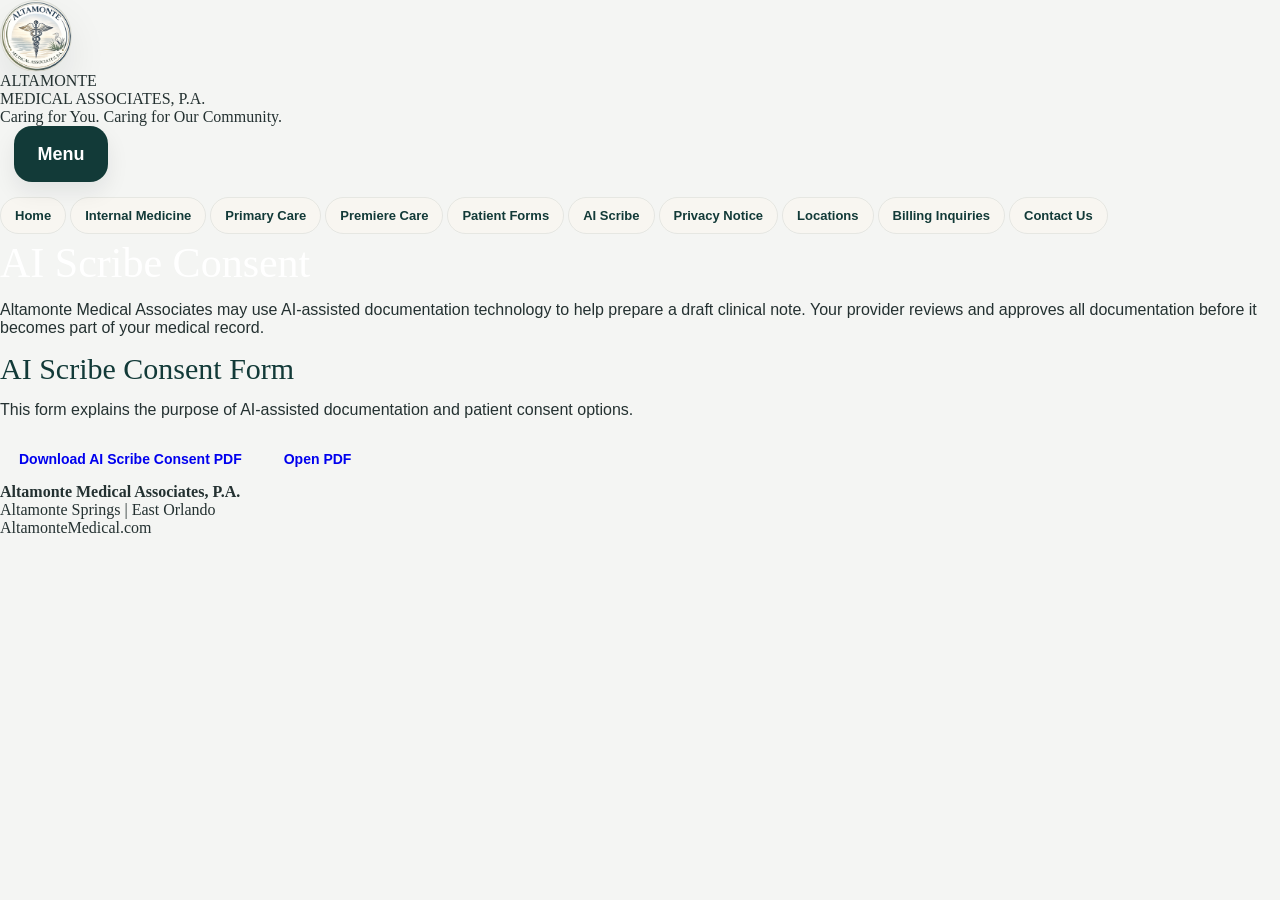
<file: ai-scribe-consent.html>
<!doctype html>
<html lang="en">
<head>
<meta charset="utf-8">
<meta name="viewport" content="width=device-width, initial-scale=1">
<title>AI Scribe Consent | Altamonte Medical Associates</title>
<meta name="description" content="Altamonte Medical Associates, P.A. provides physician-led internal medicine and primary care in Altamonte Springs and East Orlando.">
<link rel="stylesheet" href="styles.css">
</head>
<body>
<header class="site-header">
  <div class="header-inner">
    <img src="logo.png" alt="Altamonte Medical Associates logo" class="logo">
    <div>
      <div class="brand-main">ALTAMONTE</div>
      <div class="brand-sub">MEDICAL ASSOCIATES, P.A.</div>
      <div class="tagline">Caring for You. Caring for Our Community.</div>
    </div>
    <button class="menu-toggle" aria-expanded="false">Menu</button>
  </div>
  <nav class="nav">
    <div class="nav-inner">
      <a href="index.html">Home</a>
      <a href="internal-medicine-orlando.html">Internal Medicine</a>
      <a href="primary-care-orlando.html">Primary Care</a>
      <a href="premiere-care-orlando.html">Premiere Care</a>
      <a href="intake-forms.html">Patient Forms</a>
      <a href="ai-scribe-consent.html">AI Scribe</a>
      <a href="notice-of-privacy.html">Privacy Notice</a>
      <a href="locations.html">Locations</a>
      <a href="billing-inquiries.html">Billing Inquiries</a>
      <a href="contact-us.html">Contact Us</a>
    </div>
  </nav>
</header>

<main class="container">
  <h1 class="section-title">AI Scribe Consent</h1>
  <p class="lead">Altamonte Medical Associates may use AI-assisted documentation technology to help prepare a draft clinical note. Your provider reviews and approves all documentation before it becomes part of your medical record.</p>
  <div class="form-download">
    <h2>AI Scribe Consent Form</h2>
    <p>This form explains the purpose of AI-assisted documentation and patient consent options.</p>
    <a class="btn green" href="ai-scribe-consent-form.pdf" download>Download AI Scribe Consent PDF</a>
    <a class="btn" href="ai-scribe-consent-form.pdf" target="_blank" rel="noopener">Open PDF</a>
  </div>
</main>
<footer>
  <div class="footer-inner">
    <div><strong>Altamonte Medical Associates, P.A.</strong><br>Altamonte Springs | East Orlando</div>
    <div>AltamonteMedical.com</div>
  </div>
</footer>
<script src="script.js"></script>
</body>
</html>
</file>
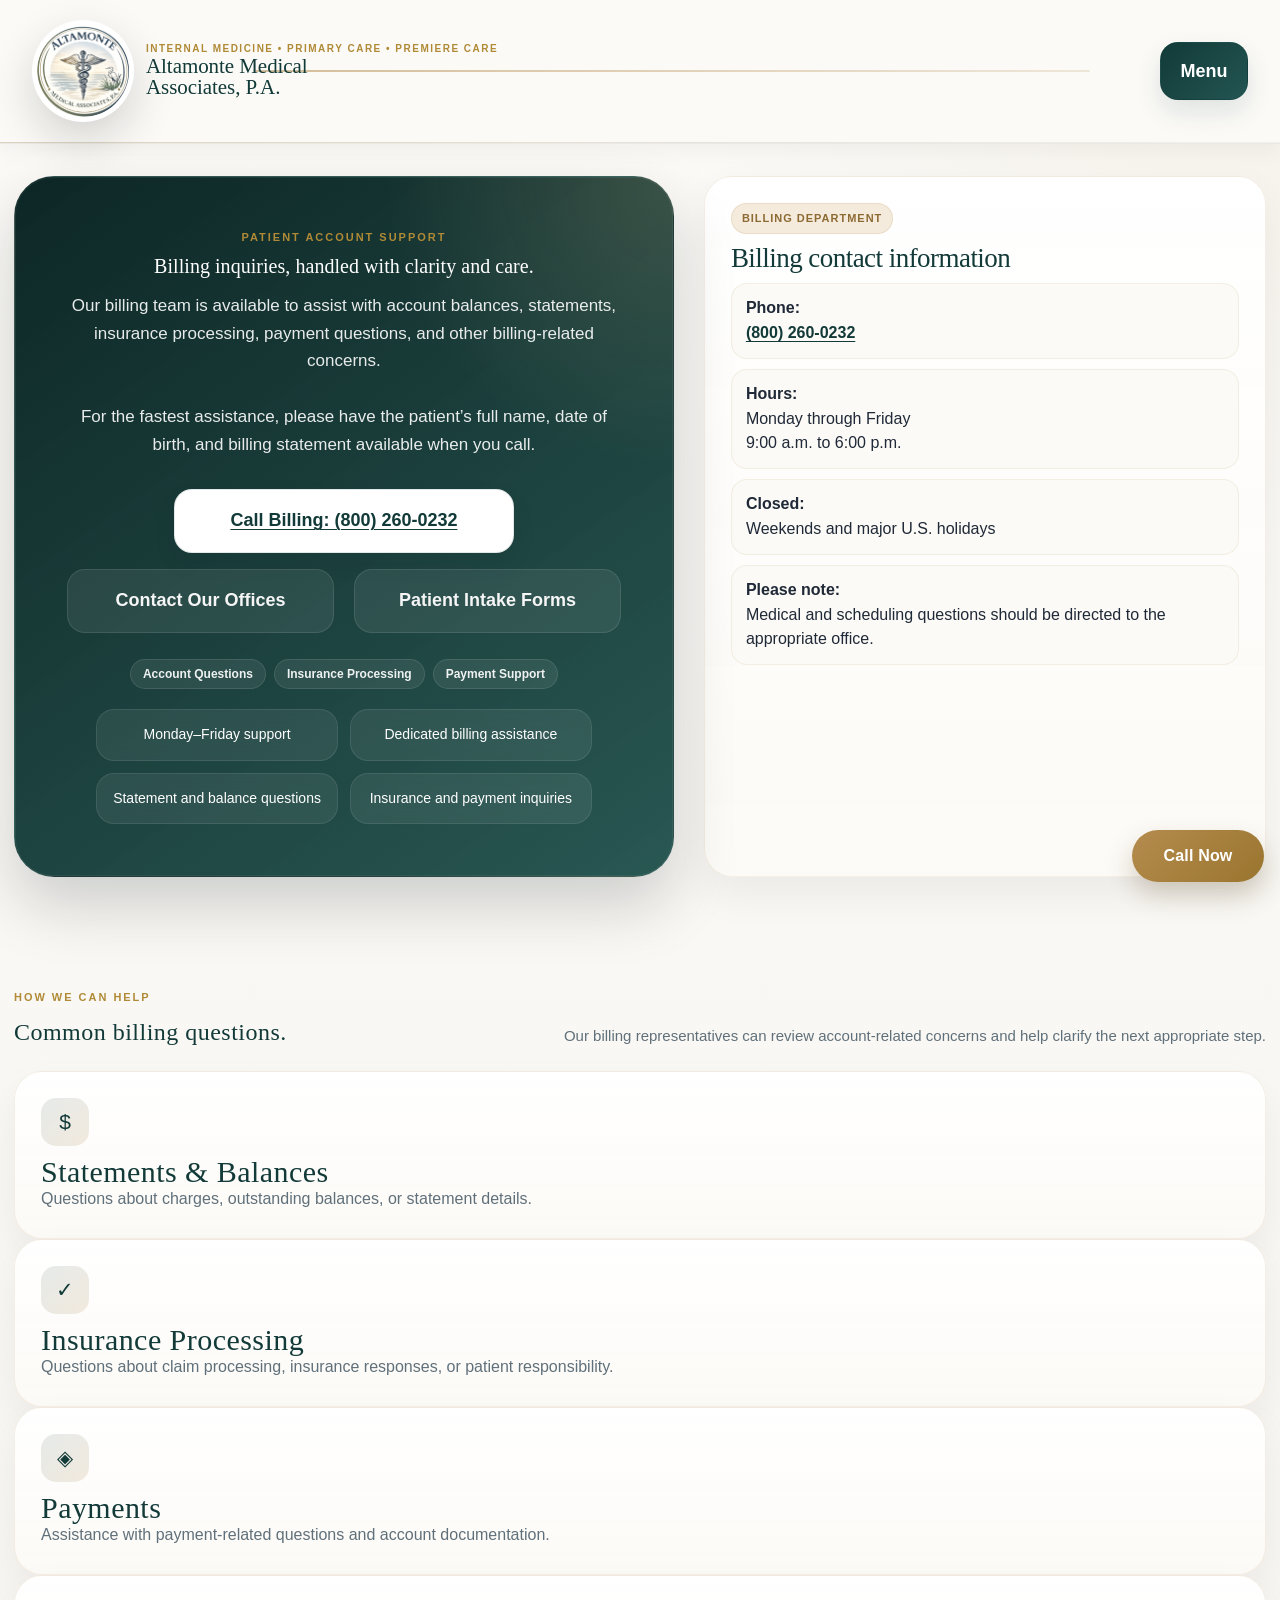
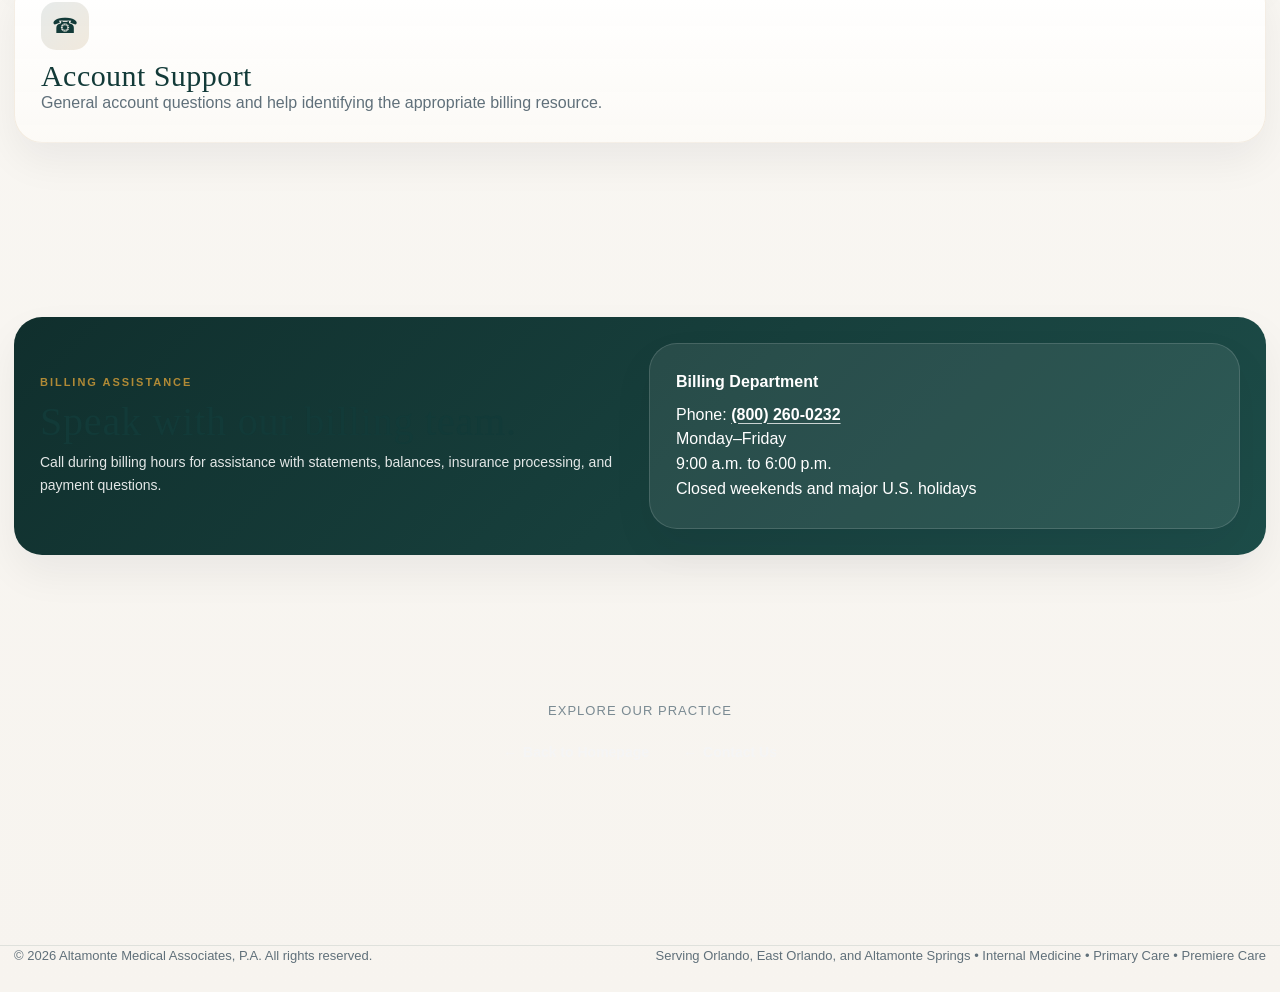
<file: billing-inquiries.html>
<!DOCTYPE html>

<html lang="en">
<head>
<meta charset="utf-8"/>
<meta content="width=device-width, initial-scale=1.0" name="viewport"/>
<title>Billing Inquiries | Altamonte Medical Associates</title>
<meta content="Billing contact information, hours, and account support for Altamonte Medical Associates." name="description"/>
<meta content="internal medicine Orlando, internist Orlando, internal medicine Altamonte Springs, preventive medicine Orlando, chronic disease management Orlando" name="keywords"/>
<meta content="index, follow, max-image-preview:large" name="robots"/>
<meta content="website" property="og:type"/>
<meta content="Internal Medicine Orlando | Altamonte Medical Associates" property="og:title"/>
<meta content="Physician-led internal medicine in Orlando and Altamonte Springs with prevention, chronic care management, and personalized medicine." property="og:description"/>
<style>
    :root{
      --deep:#123a38;
      --deep2:#1f514d;
      --gold:#b08a36;
      --gold2:#7a5d2a;
      --bg:#f7f4ef;
      --card:#ffffff;
      --text:#1f2937;
      --muted:#60707a;
      --line:rgba(18,58,56,.10);
      --shadow:0 18px 40px rgba(16,24,40,.08);
      --shadow-soft:0 10px 26px rgba(16,24,40,.05);
    }
    *{box-sizing:border-box}
    html{scroll-behavior:smooth}
    body{
      margin:0;
      padding-top:104px;
      font-family:Arial,sans-serif;
      color:var(--text);
      background:linear-gradient(180deg,#fbfaf7 0%,#f7f4ef 100%);
      line-height:1.55;
    }
    .container{max-width:1200px;margin:0 auto;padding:0 22px}
    h1,h2,h3{
      font-family:Georgia,serif;
      line-height:1.04;
      margin:0;
    }
    h1{font-size:62px;letter-spacing:-.04em}
    h2{font-size:40px;color:var(--deep);letter-spacing:-.02em}
    h3{font-size:26px;color:var(--deep)}
    .muted{color:var(--muted)}
    .eyebrow{
      color:var(--gold);
      text-transform:uppercase;
      letter-spacing:.18em;
      font-size:11px;
      font-weight:700;
      margin-bottom:10px;
    }
    .nav{
      position:fixed;
      top:0;left:0;width:100%;
      z-index:1000;
      margin:0;
      backdrop-filter:blur(12px);
      background:rgba(251,250,247,.96);
      border-bottom:1px solid rgba(18,58,56,.08);
      box-shadow:0 8px 18px rgba(16,24,40,.04);
      transition:background .25s ease,box-shadow .25s ease;
    }
    .nav-inner{
      display:flex;
      justify-content:space-between;
      align-items:center;
      gap:16px;
      padding:12px 0;
      transition:padding .25s ease,gap .25s ease;
    }
    .brand{
      display:flex;align-items:center;gap:12px;text-decoration:none;color:inherit;min-width:0;
    }
    .logo{
      width:78px;height:78px;border-radius:50%;overflow:hidden;background:#fff;padding:4px;
      box-shadow:0 12px 26px rgba(0,0,0,.12);flex:0 0 auto;
      transition:width .25s ease,height .25s ease,transform .25s ease,box-shadow .25s ease;
    }
    .logo img{width:100%;height:100%;object-fit:cover;border-radius:50%}
    .brand-copy{display:flex;flex-direction:column}
    .brand-top{
      font-size:10px;text-transform:uppercase;letter-spacing:.15em;color:var(--gold);font-weight:700;line-height:1.25;
      transition:font-size .25s ease;
    }
    .brand-bottom{
      font-family:Georgia,serif;font-size:28px;color:var(--deep);font-weight:700;line-height:1;letter-spacing:-.01em;
      transition:font-size .25s ease;
    }
    .nav-links{display:flex;gap:20px;align-items:center;justify-content:flex-end;flex-wrap:nowrap;margin-left:auto;margin-right:42px}
    .nav-links a{text-decoration:none;color:var(--deep);font-size:14px;font-weight:600;white-space:nowrap}
    body.scrolled .nav{background:rgba(251,250,247,.90);box-shadow:0 12px 28px rgba(16,24,40,.08)}
    body.scrolled .nav-inner{padding:8px 0;gap:12px}
    body.scrolled .logo{width:70px;height:70px;transform:scale(.94);box-shadow:0 10px 20px rgba(0,0,0,.10)}
    body.scrolled .brand-bottom{font-size:24px}
    body.scrolled .brand-top{font-size:9px}

    .btn{
      display:inline-flex;align-items:center;justify-content:center;text-decoration:none;border-radius:999px;padding:13px 20px;
      font-weight:700;transition:.18s ease;border:1px solid transparent;
    }
    .btn:hover{transform:translateY(-1px)}
    .btn-primary{color:#fff;background:linear-gradient(135deg,var(--deep),var(--deep2));box-shadow:0 14px 30px rgba(18,58,56,.16)}
    .btn-secondary{color:var(--deep);background:#fffdfa;border-color:rgba(18,58,56,.10)}
    .btn-gold{color:#fff;background:linear-gradient(135deg,var(--gold2),var(--gold));box-shadow:0 14px 30px rgba(122,93,42,.18)}

    .hero{padding:54px 0 24px}
    .hero-wrap{display:grid;grid-template-columns:1.08fr .92fr;gap:26px;align-items:stretch}
    .hero-left{
      border-radius:36px;padding:42px;color:#fff;
      background:radial-gradient(circle at top right, rgba(215,191,140,.16), transparent 30%),linear-gradient(145deg, rgba(12,42,40,.99), rgba(30,84,79,.94));
      box-shadow:0 26px 60px rgba(8,18,20,.18);position:relative;overflow:hidden;
    }
    .hero-left:after{
      content:"";position:absolute;inset:0;border-radius:36px;border:1px solid rgba(255,255,255,.08);pointer-events:none;
    }
    .hero-copy{font-size:16px;color:rgba(255,255,255,.90);max-width:760px;margin:14px 0}
    .hero-actions{display:flex;gap:12px;flex-wrap:wrap;margin:18px 0 10px}
    .hero-points{display:grid;grid-template-columns:repeat(2,minmax(0,1fr));gap:10px;margin-top:10px}
    .hero-point{padding:12px 14px;border-radius:18px;background:rgba(255,255,255,.08);border:1px solid rgba(255,255,255,.09);font-size:13px}

    .card,.panel{
      background:linear-gradient(180deg,rgba(255,255,255,.98),rgba(252,250,246,.96));
      border:1px solid rgba(182,144,84,.14);
      border-radius:26px;padding:22px;box-shadow:var(--shadow-soft);
    }
    .badge{
      display:inline-flex;padding:6px 10px;border-radius:999px;background:#f4ebdc;color:#8d6a33;font-size:11px;font-weight:700;
      text-transform:uppercase;letter-spacing:.07em;border:1px solid rgba(182,144,84,.16);
    }
    .mini-title{font-family:Georgia,serif;font-size:27px;color:var(--deep);margin:10px 0 8px;letter-spacing:-.02em}
    .section{padding:22px 0}
    .section-head{display:flex;justify-content:space-between;align-items:end;gap:18px;flex-wrap:wrap;margin-bottom:14px}
    .section-head p{max-width:760px;margin:0;color:var(--muted);font-size:14px}
    .grid-2{display:grid;grid-template-columns:repeat(2,minmax(0,1fr));gap:16px}
    .grid-3{display:grid;grid-template-columns:repeat(3,minmax(0,1fr));gap:16px}
    .service-icon{
      width:46px;height:46px;border-radius:14px;display:flex;align-items:center;justify-content:center;
      background:linear-gradient(135deg,rgba(18,58,56,.10),rgba(182,144,84,.18));color:var(--deep);font-size:20px;margin-bottom:10px;
    }
    .list{display:grid;gap:9px;margin-top:10px}
    .list-item,.detail,.meta-row{padding:11px 12px;background:#fcfaf6;border:1px solid rgba(182,144,84,.12);border-radius:16px}
    .feature{display:flex;gap:10px;align-items:flex-start;padding:7px 0}
    .tick{
      min-width:28px;height:28px;border-radius:50%;display:flex;align-items:center;justify-content:center;
      background:rgba(182,144,84,.15);color:#8d6a33;font-weight:800;font-size:13px;
    }
    .cta{
      margin:18px 0 22px;border-radius:30px;padding:22px;color:#fff;
      background:linear-gradient(135deg,#102f2d,#1d4d49);display:grid;grid-template-columns:1fr 1fr;gap:14px;align-items:center;
      box-shadow:0 22px 44px rgba(8,18,20,.14);
    }
    .cta h2{color:#fff}
    .cta-box{background:rgba(255,255,255,.08);border:1px solid rgba(255,255,255,.14);border-radius:20px;padding:18px}
    .footer{padding:18px 0 26px;color:var(--muted);font-size:13px}
    .footer-inner{border-top:1px solid rgba(18,58,56,.10);padding-top:14px;display:flex;justify-content:space-between;gap:10px;flex-wrap:wrap}
    .call-helper{display:block;margin-top:8px;color:rgba(255,255,255,.82);font-size:12px}
    .floating-call-menu{position:fixed;right:18px;bottom:18px;z-index:999;display:flex;flex-direction:column;align-items:flex-end;gap:8px}
    @keyframes breatheGlow {
      0%, 100% { box-shadow: 0 10px 24px rgba(16,24,40,0.16), 0 0 0 0 rgba(182,144,84,0.10); }
      50% { box-shadow: 0 14px 30px rgba(16,24,40,0.18), 0 0 20px 2px rgba(182,144,84,0.16); }
    }
    .floating-call-toggle{
      border:none;border-radius:999px;padding:15px 20px;font-size:15px;font-weight:800;color:#ffffff;cursor:pointer;letter-spacing:.01em;
      background:linear-gradient(135deg,#7a5d2a,#b08a36);animation:breatheGlow 4.8s ease-in-out infinite;transition:background .25s ease, box-shadow .25s ease, transform .2s ease;
    }
    .floating-call-options{display:none;flex-direction:column;gap:8px;align-items:flex-end;min-width:250px}
    .floating-call-options.open{display:flex}
    .call-option{
      width:100%;background:#ffffff;color:#123a38;padding:12px 16px;border-radius:20px;text-decoration:none;border:1px solid rgba(18,58,56,.10);
      box-shadow:0 10px 24px rgba(0,0,0,.14);display:flex;flex-direction:column;gap:2px;line-height:1.2;
    }
    .call-office-name{font-size:13px;font-weight:800;color:#123a38}
    .call-office-number{font-size:12px;font-weight:600;color:#5f6b76}
    section[id]{scroll-margin-top:112px}

    @media (max-width: 760px){
      body{padding-top:96px}
      .container{padding:0 16px}
      .nav-inner{padding:12px 0;gap:10px;align-items:center}
      .nav-links{display:none !important}
      .brand{gap:10px;align-items:center}
      .brand-copy{min-width:0}
      .brand-top{font-size:9px;line-height:1.25;letter-spacing:.12em}
      .brand-bottom{font-size:18px;line-height:1.02;max-width:180px}
      .logo{width:68px;height:68px;padding:4px}
      .hero{padding:24px 0 14px;margin-top:0}
      .hero-wrap,.grid-3,.grid-2,.cta{grid-template-columns:1fr;gap:12px}
      .hero-left{padding:18px;border-radius:24px}
      h1{font-size:32px;line-height:1.04;letter-spacing:-.03em}
      h2{font-size:28px;line-height:1.08}
      h3{font-size:22px;line-height:1.1}
      .mini-title{font-size:21px;line-height:1.08;margin:8px 0 6px}
      .hero-copy{font-size:15px;line-height:1.55;margin:12px 0;max-width:none}
      .hero-points{grid-template-columns:1fr;gap:10px;margin-top:12px}
      .hero-point{font-size:13px;padding:12px 14px;border-radius:16px}
      .card,.panel,.cta,.cta-box{padding:18px;border-radius:22px}
      .section{padding:16px 0}
      .section-head{gap:10px;margin-bottom:12px}
      .section-head p{font-size:14px;line-height:1.5}
      .list{gap:10px}
      .list-item,.detail,.meta-row{padding:12px 13px;line-height:1.45}
      .btn{padding:12px 14px;font-size:14px}
      .cta-box .btn{width:100%;min-height:46px}
      .floating-call-menu{right:14px;bottom:14px}
      .floating-call-toggle{padding:14px 18px;font-size:14px;min-height:48px}
      .floating-call-options{min-width:230px}
      .call-option{padding:11px 14px;font-size:13px;border-radius:18px}
      body.scrolled .nav-inner{padding:10px 0 !important}
      body.scrolled .logo{width:58px !important;height:58px !important;transform:scale(.94) !important}
      body.scrolled .brand-bottom{font-size:16px !important}
      body.scrolled .brand-top{font-size:8px !important}
      section[id]{scroll-margin-top:104px}
    }
  
    .seo-links-section{
      padding:32px 16px;
      text-align:center;
      background:transparent;
    }
    .seo-links-label{
      font-size:13px;
      letter-spacing:.08em;
      text-transform:uppercase;
      color:#7a8a92;
      margin-bottom:10px;
    }
    .seo-links-grid{
      display:flex;
      justify-content:center;
      flex-wrap:wrap;
      gap:14px;
    }
    .seo-links-grid a{
      font-size:14px;
      font-weight:600;
      color:#123a38;
      text-decoration:none;
      transition:opacity .2s ease;
    }
    .seo-links-grid a:hover{
      opacity:.7;
    }
    @media (max-width:760px){
      .seo-links-section{
        padding:24px 14px;
      }
      .seo-links-grid{
        gap:10px;
        flex-direction:column;
        align-items:center;
      }
    }

</style>
<style>
/* Match homepage hero typography exactly */
.hero-left h1{
  font-size:48px !important;
  line-height:1.06 !important;
  letter-spacing:-.025em !important;
}
.hero-copy{
  font-size:15px !important;
  line-height:1.55 !important;
}
@media (min-width:1024px){
  .hero-left h1{
    font-size:52px !important;
    line-height:1.05 !important;
    letter-spacing:-.03em !important;
  }
  .hero-copy{
    font-size:17px !important;
  }
}
@media (max-width:760px){
  .hero-left h1{
    font-size:30px !important;
    line-height:1.06 !important;
    letter-spacing:-.02em !important;
  }
  .hero-copy{
    font-size:15px !important;
    line-height:1.55 !important;
  }
}
</style>
<style>
/* refine hero font weight to match other pages */
.hero-left h1{
  font-weight:600 !important;
}
.hero-copy{
  font-weight:400 !important;
}
</style>
<style>
/* Minimal IM hero tweak only */
.hero-left h1{
  font-weight:500 !important;
  -webkit-font-smoothing:antialiased;
  -moz-osx-font-smoothing:grayscale;
}
</style>
<style>
/* Mobile-only: make bottom green-section CTA buttons match the top hero buttons */
@media (max-width:760px){
  .cta-box .btn{
    width:100% !important;
    max-width:100% !important;
    min-height:46px !important;
    height:46px !important;
    display:flex !important;
    align-items:center !important;
    justify-content:center !important;
    text-align:center !important;
    white-space:nowrap !important;
    line-height:1 !important;
    padding:11px 14px !important;
    box-sizing:border-box !important;
    border-radius:999px !important;
    font-size:14px !important;
    overflow:hidden !important;
    text-overflow:ellipsis !important;
  }
}
</style>
<style>
/* Major optimization layer: trust signals + ideal-fit section + refined conversion details */
.trust-row{
  display:flex;
  flex-wrap:wrap;
  gap:8px;
  margin:12px 0 10px;
}
.trust-pill{
  display:inline-flex;
  align-items:center;
  gap:6px;
  padding:8px 12px;
  border-radius:999px;
  background:rgba(255,255,255,.08);
  border:1px solid rgba(255,255,255,.10);
  color:rgba(255,255,255,.92);
  font-size:12px;
  font-weight:600;
  line-height:1;
}
.fit-grid{
  display:grid;
  grid-template-columns:repeat(3,minmax(0,1fr));
  gap:12px;
}
.fit-card{
  background:linear-gradient(180deg,rgba(255,255,255,.98),rgba(252,250,246,.95));
  border:1px solid rgba(180,139,77,.12);
  border-radius:22px;
  padding:16px;
  box-shadow:0 14px 30px rgba(16,24,40,.05);
}
.fit-card h3{
  margin-bottom:6px;
}
.soft-authority{
  margin-top:10px;
  font-size:13px;
  color:var(--muted);
}
.return-link{
  display:inline-flex;
  align-items:center;
  gap:6px;
}
.return-link:before{
  content:"←";
  font-size:14px;
  line-height:1;
}
@media (max-width:760px){
  .trust-row{
    gap:8px;
    margin:12px 0 10px;
  }
  .trust-pill{
    font-size:11px;
    padding:8px 10px;
  }
  .fit-grid{
    grid-template-columns:1fr;
  }
}
</style>
<style>
/* Mobile menu + streamlined quick access (mobile only) */
.menu-toggle{
  display:none;
  border:1px solid rgba(18,58,56,.10);
  background:#fffdf9;
  color:#123a38;
  border-radius:12px;
  padding:10px 12px;
  font-size:14px;
  font-weight:700;
  line-height:1;
  box-shadow:0 8px 18px rgba(16,24,40,.05);
}
.mobile-menu{
  display:none;
}
@media (max-width:760px){
  .menu-toggle{
    display:inline-flex !important;
    align-items:center;
    justify-content:center;
    min-width:46px;
    min-height:42px;
    margin-left:auto;
  }
  .mobile-menu{
    position:fixed;
    top:88px;
    left:14px;
    right:14px;
    z-index:1001;
    display:block;
    opacity:0;
    transform:translateY(-10px);
    pointer-events:none;
    transition:opacity .22s ease, transform .22s ease;
  }
  .mobile-menu.open{
    opacity:1;
    transform:translateY(0);
    pointer-events:auto;
  }
  .mobile-menu-panel{
    background:rgba(255,255,255,.98);
    border:1px solid rgba(18,58,56,.08);
    border-radius:20px;
    box-shadow:0 18px 38px rgba(16,24,40,.10);
    overflow:hidden;
    backdrop-filter:blur(10px);
  }
  .mobile-menu-links{
    display:grid;
    gap:0;
  }
  .mobile-menu-links a{
    display:block;
    padding:14px 16px;
    color:#123a38;
    text-decoration:none;
    font-size:15px;
    font-weight:600;
    border-bottom:1px solid rgba(18,58,56,.07);
  }
  .mobile-menu-links a:last-child{
    border-bottom:none;
  }
  .mobile-menu-links .menu-subtle{
    color:#5f6b76;
    font-weight:500;
  }
  .mobile-menu-cta{
    display:grid;
    gap:10px;
    padding:14px 16px 16px;
    background:linear-gradient(180deg,rgba(250,248,244,.92),rgba(255,255,255,.98));
    border-top:1px solid rgba(18,58,56,.07);
  }
  .mobile-menu-cta a{
    display:flex;
    align-items:center;
    justify-content:center;
    min-height:46px;
    border-radius:999px;
    text-decoration:none;
    font-size:14px;
    font-weight:700;
  }
  .mobile-menu-cta .call-white{
    background:#fff;
    color:#123a38;
    border:1px solid rgba(18,58,56,.10);
  }
  .mobile-menu-cta .call-dark{
    background:linear-gradient(135deg,#123a38,#235552);
    color:#fff;
    box-shadow:0 12px 26px rgba(18,58,56,.14);
  }
}
</style>
<style>
/* Desktop dropdown menu matching mobile behavior */
@media (min-width:761px){
  .menu-toggle{
    display:inline-flex !important;
    align-items:center;
    justify-content:center;
    min-width:52px;
    min-height:44px;
    margin-left:12px;
  }
  .mobile-menu{
    position:fixed;
    top:96px;
    right:22px;
    left:auto;
    width:360px;
    z-index:1001;
    display:block;
    opacity:0;
    transform:translateY(-10px);
    pointer-events:none;
    transition:opacity .22s ease, transform .22s ease;
  }
  .mobile-menu.open{
    opacity:1;
    transform:translateY(0);
    pointer-events:auto;
  }
  .mobile-menu-panel{
    background:rgba(255,255,255,.98);
    border:1px solid rgba(18,58,56,.08);
    border-radius:20px;
    box-shadow:0 18px 38px rgba(16,24,40,.10);
    overflow:hidden;
    backdrop-filter:blur(10px);
  }
}
</style>
<style>
/* Force desktop menu button + dropdown to appear and work like mobile */
@media (min-width:761px){
  .menu-toggle{
    display:inline-flex !important;
    align-items:center !important;
    justify-content:center !important;
    min-width:54px !important;
    min-height:44px !important;
    margin-left:12px !important;
  }
  .mobile-menu{
    position:fixed !important;
    top:96px !important;
    right:22px !important;
    left:auto !important;
    width:380px !important;
    z-index:1001 !important;
    display:block !important;
    opacity:0 !important;
    transform:translateY(-10px) !important;
    pointer-events:none !important;
    transition:opacity .22s ease, transform .22s ease !important;
  }
  .mobile-menu.open{
    opacity:1 !important;
    transform:translateY(0) !important;
    pointer-events:auto !important;
  }
  .mobile-menu-panel{
    background:rgba(255,255,255,.98) !important;
    border:1px solid rgba(18,58,56,.08) !important;
    border-radius:20px !important;
    box-shadow:0 18px 38px rgba(16,24,40,.10) !important;
    overflow:hidden !important;
    backdrop-filter:blur(10px) !important;
  }
  .mobile-menu-links a{
    display:block !important;
    padding:14px 16px !important;
    color:#123a38 !important;
    text-decoration:none !important;
    font-size:15px !important;
    font-weight:600 !important;
    border-bottom:1px solid rgba(18,58,56,.07) !important;
  }
  .mobile-menu-cta{
    display:grid !important;
    gap:10px !important;
    padding:14px 16px 16px !important;
    background:linear-gradient(180deg,rgba(250,248,244,.92),rgba(255,255,255,.98)) !important;
    border-top:1px solid rgba(18,58,56,.07) !important;
  }
  .mobile-menu-cta a{
    display:flex !important;
    align-items:center !important;
    justify-content:center !important;
    min-height:46px !important;
    border-radius:999px !important;
    text-decoration:none !important;
    font-size:14px !important;
    font-weight:700 !important;
  }
  .mobile-menu-cta .call-dark{
    background:linear-gradient(135deg,#123a38,#235552) !important;
    color:#fff !important;
    box-shadow:0 12px 26px rgba(18,58,56,.14) !important;
  }
}
</style>
<style>
/* Force desktop header to use Menu button + dropdown instead of inline links */
@media (min-width:761px){
  .nav-links{
    display:none !important;
  }
  .menu-toggle{
    display:inline-flex !important;
    align-items:center !important;
    justify-content:center !important;
    min-width:58px !important;
    min-height:46px !important;
    margin-left:auto !important;
    border:1px solid rgba(18,58,56,.10) !important;
    background:#fffdf9 !important;
    color:#123a38 !important;
    border-radius:14px !important;
    padding:10px 14px !important;
    font-size:15px !important;
    font-weight:700 !important;
    line-height:1 !important;
    box-shadow:0 8px 18px rgba(16,24,40,.05) !important;
  }
  .mobile-menu{
    position:fixed !important;
    top:96px !important;
    right:22px !important;
    left:auto !important;
    width:380px !important;
    z-index:1001 !important;
    display:block !important;
    opacity:0 !important;
    transform:translateY(-10px) !important;
    pointer-events:none !important;
    transition:opacity .22s ease, transform .22s ease !important;
  }
  .mobile-menu.open{
    opacity:1 !important;
    transform:translateY(0) !important;
    pointer-events:auto !important;
  }
  .mobile-menu-panel{
    background:rgba(255,255,255,.98) !important;
    border:1px solid rgba(18,58,56,.08) !important;
    border-radius:20px !important;
    box-shadow:0 18px 38px rgba(16,24,40,.10) !important;
    overflow:hidden !important;
    backdrop-filter:blur(10px) !important;
  }
  .mobile-menu-links a{
    display:block !important;
    padding:14px 16px !important;
    color:#123a38 !important;
    text-decoration:none !important;
    font-size:15px !important;
    font-weight:600 !important;
    border-bottom:1px solid rgba(18,58,56,.07) !important;
  }
  .mobile-menu-cta{
    display:grid !important;
    gap:10px !important;
    padding:14px 16px 16px !important;
    background:linear-gradient(180deg,rgba(250,248,244,.92),rgba(255,255,255,.98)) !important;
    border-top:1px solid rgba(18,58,56,.07) !important;
  }
  .mobile-menu-cta a{
    display:flex !important;
    align-items:center !important;
    justify-content:center !important;
    min-height:46px !important;
    border-radius:999px !important;
    text-decoration:none !important;
    font-size:14px !important;
    font-weight:700 !important;
  }
}
</style>
<style>
/* Final desktop header menu cleanup */
@media (min-width:761px){
  .nav-links{
    display:none !important;
    visibility:hidden !important;
    width:0 !important;
    max-width:0 !important;
    overflow:hidden !important;
    margin:0 !important;
    padding:0 !important;
    gap:0 !important;
  }
  .menu-toggle{
    display:inline-flex !important;
    align-items:center !important;
    justify-content:center !important;
    min-width:88px !important;
    min-height:58px !important;
    margin-left:auto !important;
    border:1px solid rgba(18,58,56,.10) !important;
    background:#fffdf9 !important;
    color:#123a38 !important;
    border-radius:18px !important;
    padding:14px 18px !important;
    font-size:18px !important;
    font-weight:700 !important;
    line-height:1 !important;
    box-shadow:0 10px 22px rgba(16,24,40,.06) !important;
  }
  .nav-inner{
    justify-content:space-between !important;
  }
  .brand{
    margin-right:auto !important;
  }
  .mobile-menu{
    top:104px !important;
    right:22px !important;
    width:400px !important;
  }
}
</style>
<style>
/* Desktop menu button polish */
@media (min-width:761px){
  .menu-toggle{
    margin-left:0 !important;
    margin-right:26px !important;
    background:linear-gradient(135deg,#123a38,#235552) !important;
    color:#ffffff !important;
    border:1px solid rgba(18,58,56,.14) !important;
    box-shadow:0 12px 26px rgba(18,58,56,.12) !important;
    transition:transform .18s ease, box-shadow .18s ease, background .18s ease !important;
  }
  .menu-toggle:hover,
  .menu-toggle:focus{
    transform:translateY(-1px) scale(1.02) !important;
    box-shadow:0 16px 30px rgba(18,58,56,.18) !important;
    background:linear-gradient(135deg,#174745,#286260) !important;
  }
  .menu-toggle:active{
    transform:translateY(0) scale(.99) !important;
    box-shadow:0 10px 22px rgba(18,58,56,.14) !important;
  }
}
</style>
<style>
/* Final desktop header/menu positioning and polish */
@media (min-width:761px){
  .brand{
    margin-left:22px !important;
  }
  .nav-inner{
    justify-content:space-between !important;
    padding-left:8px !important;
    padding-right:8px !important;
  }
  .nav-links{
    display:none !important;
    visibility:hidden !important;
    width:0 !important;
    max-width:0 !important;
    overflow:hidden !important;
    margin:0 !important;
    padding:0 !important;
    gap:0 !important;
  }
  .menu-toggle{
    display:inline-flex !important;
    align-items:center !important;
    justify-content:center !important;
    min-width:96px !important;
    min-height:58px !important;
    margin-left:0 !important;
    margin-right:42px !important;
    background:linear-gradient(135deg,#123a38,#235552) !important;
    color:#ffffff !important;
    border:1px solid rgba(18,58,56,.14) !important;
    border-radius:18px !important;
    padding:14px 20px !important;
    font-size:18px !important;
    font-weight:700 !important;
    line-height:1 !important;
    box-shadow:0 12px 26px rgba(18,58,56,.12) !important;
    transition:transform .18s ease, box-shadow .18s ease, background .18s ease !important;
  }
  .menu-toggle:hover,
  .menu-toggle:focus{
    transform:translateY(-1px) scale(1.02) !important;
    box-shadow:0 16px 30px rgba(18,58,56,.18) !important;
    background:linear-gradient(135deg,#174745,#286260) !important;
  }
  .menu-toggle:active{
    transform:translateY(0) scale(.99) !important;
    box-shadow:0 10px 22px rgba(18,58,56,.14) !important;
  }
  .mobile-menu{
    top:104px !important;
    right:42px !important;
    left:auto !important;
    width:400px !important;
  }
}
</style>
<style>
/* Header accent line between brand and menu */
@media (min-width:761px){
  .nav-inner{
    position:relative !important;
  }
  .nav-inner::after{
    content:"";
    position:absolute;
    left:255px;
    right:190px;
    top:50%;
    height:2px;
    background:linear-gradient(90deg, rgba(180,139,77,0.55), rgba(180,139,77,0.18));
    transform:translateY(-50%);
    border-radius:999px;
    pointer-events:none;
  }
}
</style>
<style>
/* Exact homepage header match for auxiliary pages + scrollable menu */
.nav{
      position:fixed !important;
      top:0 !important;
      left:0 !important;
      width:100% !important;
      z-index:1000 !important;
      margin:0 !important;
      backdrop-filter:blur(12px);
      background:rgba(251,250,247,.96);
      border-bottom:1px solid rgba(18,58,56,.08);
      box-shadow:0 8px 18px rgba(16,24,40,.04);
    }
.nav-inner{
      display:flex;
      justify-content:space-between;
      align-items:center;
      gap:18px;
      padding:16px 0;
      transition:padding .22s ease;
    }
.brand{display:flex;align-items:center;gap:12px;text-decoration:none;color:inherit}
.logo-wrap{
      width:96px;height:96px;border-radius:50%;
      background:#fff;padding:5px;box-shadow:0 18px 45px rgba(0,0,0,.16);
      overflow:hidden;flex:0 0 auto;
    }
.logo-wrap img{width:100%;height:100%;object-fit:cover;border-radius:50%}
.logo-fallback{
      width:100%;height:100%;display:flex;align-items:center;justify-content:center;
      border-radius:50%;background:linear-gradient(135deg,var(--deep),var(--deep2));color:#fff;
      font-family:'Cormorant Garamond',serif;font-size:30px;font-weight:700;
    }
.brand-copy{display:flex;flex-direction:column}
.brand-top{font-size:11px;text-transform:uppercase;letter-spacing:.16em;color:var(--gold);font-weight:700}
.brand-bottom{
      font-family:'Cormorant Garamond',serif;
      font-size:30px;
      color:var(--deep);
      font-weight:700;
      line-height:1;
      transition:font-size .22s ease, letter-spacing .22s ease;
    }
body.scrolled .nav{
      background:rgba(251,250,247,.92);
      box-shadow:0 12px 24px rgba(16,24,40,.06);
    }
body.scrolled .nav-inner{
      padding:10px 0;
    }
body.scrolled .brand-bottom{
      font-size:26px;
      letter-spacing:-.01em;
    }
@media (max-width: 760px){
      body{
        padding-top: 100px !important;
      }

      body{
        padding-top: 100px;
      }

      .nav-links{display:none}
    }

      body{
        
      }

.top-hours-text{
  color:#ffffff;
  font-size:11px;
  font-weight:700;
  letter-spacing:.02em;
}

@media (max-width:760px){

}

      .nav{
  margin:0;
  top:0;
top:62px}
      .container{padding:0 14px}
      .nav-links{display:none}
      .hero-wrap,.grid-4,.grid-2,.cta{grid-template-columns:1fr}
      .grid-4 .card:last-child{grid-column:auto}
      .logo-wrap{width:92px;height:92px}
      .brand-bottom{font-size:18px;max-width:170px}
      h1{font-size:28px}
      h2{font-size:24px}
      h3{font-size:20px}
      .mini-title{font-size:20px}
      .hero-left,.card,.panel,.cta,.cta-box{padding:14px}
      .hero-points{grid-template-columns:1fr}
      .btn{width:100%;padding:11px 14px}
      .floating-call-btn{display:inline-flex;align-items:center;justify-content:center}
    }

.top-hours-text{
  color:#ffffff;
  font-size:11px;
  font-weight:700;
  letter-spacing:.02em;
}

@media (max-width:760px){

}

    .nav{
  margin:0;
  top:0;

      background:rgba(251,250,247,.94);
      box-shadow:0 10px 28px rgba(16,24,40,.04);
    }
    .brand-bottom{
      font-size:30px;
      letter-spacing:-.02em;
    }
    .hero-left{
      background:
        linear-gradient(145deg,rgba(11,38,37,.99),rgba(26,74,70,.92)),
        radial-gradient(circle at top right, rgba(215,191,140,.16), transparent 32%);
      border-radius:38px;
      box-shadow:0 28px 72px rgba(8,18,20,.22);
      border:1px solid rgba(255,255,255,.08);
    }
    .hero-left:after{
      content:"";
      position:absolute;
      inset:0;
      border-radius:38px;
      border:1px solid rgba(255,255,255,.06);
      pointer-events:none;
    }
    h1{
      font-size:56px;
      letter-spacing:-.04em;
    }
    h2{
      font-size:36px;
      letter-spacing:-.02em;
    }
    h3{
      letter-spacing:-.01em;
    }
    .hero-copy{
      font-size:15.5px;
      line-height:1.55;
    }
    .hero-point{
      background:rgba(255,255,255,.075);
      border:1px solid rgba(255,255,255,.09);
      backdrop-filter:blur(10px);
    }
    .card,.panel{
      border-radius:26px;
      box-shadow:0 18px 46px rgba(16,24,40,.06);
    }
    .mini-title{
      font-size:25px;
      letter-spacing:-.02em;
    }
    .badge{
      letter-spacing:.09em;
    }
    .btn-primary{
      box-shadow:0 14px 34px rgba(18,58,56,.18);
    }
    .cta{
      border-radius:30px;
      box-shadow:0 24px 54px rgba(8,18,20,.16);
    }
    .cta-box{
      border-radius:22px;
    }
    .floating-call-btn{
      background:linear-gradient(135deg,#123a38,#235552);
      box-shadow:0 22px 42px rgba(0,0,0,.22);
      border:1px solid rgba(255,255,255,.14);
    }

@media (max-width:760px){

.top-hours-text{
  color:#ffffff;
  font-size:11px;
  font-weight:700;
  letter-spacing:.02em;
}

@media (max-width:760px){

}

}

}

@media (max-width:760px){

.top-hours-text{
  color:#ffffff;
  font-size:11px;
  font-weight:700;
  letter-spacing:.02em;
}

@media (max-width:760px){

}

@media (max-width:760px){

}

  .top-address-right,

  .top-hours-sub,
  
}

.floating-call{
  position:fixed;
  bottom:18px;
  right:18px;
  display:flex;
  flex-direction:column;
  gap:8px;
  z-index:999;
}

@media (max-width:760px){
  
}

    @media (min-width: 1024px){
      .container{max-width:1280px;}
      .hero{padding:64px 0 30px;}
      .hero-wrap{gap:28px;}
      h1{font-size:74px;}
      h2{font-size:46px;}
      h3{font-size:30px;}
      .hero-left{padding:48px;}
      .card,.panel,.cta,.cta-box{padding:24px;}
      .hero-copy{font-size:17px;max-width:800px;}
      .hero-points{gap:12px;}
      .hero-point{font-size:14px;padding:13px 16px;}
      .grid-4,.grid-2,.location-box{gap:18px;}
      .mini-title{font-size:30px;}
      .nav-inner{padding:18px 0;}
      .brand-bottom{font-size:32px;}
      .logo{
      width:86px;
      height:86px;
      border-radius:50%;
      overflow:hidden;
      background:#fff;
      padding:5px;
      box-shadow:0 14px 30px rgba(0,0,0,.12);
      flex:0 0 auto;
      transition:transform .22s ease, width .22s ease, height .22s ease, box-shadow .22s ease;
      transform-origin:center center;
    }
      .section{padding:24px 0;}
      .section-head{margin-bottom:18px;}
      .section-head p{font-size:15px;}
    }

    @media (max-width: 760px){
      .container{padding:0 16px;}
      .hero{padding:34px 0 18px !important;margin-top:0 !important;}
      .hero-wrap,.grid-4,.grid-2,.location-box,.cta{grid-template-columns:1fr !important;}
      .hero-left,.card,.panel,.cta,.cta-box{padding:18px !important;border-radius:24px;}
      h1{font-size:36px !important;line-height:1.03;}
      h2{font-size:30px !important;}
      h3{font-size:23px !important;}
      .mini-title{font-size:22px !important;}
      .hero-copy{font-size:15px !important;line-height:1.55;}
      .hero-actions{gap:10px;margin:16px 0 14px;}
      .hero-actions .btn,
      .cta-box .btn{width:100%;min-height:46px;}
      .hero-points{grid-template-columns:1fr !important;gap:10px;}
      .hero-point{font-size:13px;padding:12px 14px;}
      .section{padding:16px 0 !important;}
      .section-head{gap:10px;margin-bottom:12px;}
      .section-head p{font-size:14px;}
      .list,.location-box,.grid-4,.grid-2{gap:12px;}
      .list-item,.detail,.meta-row{padding:12px 13px;}
      .nav-inner{padding:14px 0;}
      .brand{gap:12px;}
      .brand-bottom{font-size:19px;}
      .brand-top{font-size:10px;line-height:1.3;}
      .logo{width:76px;height:76px;}

      .cta{margin:16px 0 20px;}
      .footer{padding:16px 0 22px;}
      .footer-inner{gap:8px;}
    }

    .meta-row strong{
      color:#123a38;
    }

    @media (max-width:760px){
      .btn-alafaya,
      .btn-altamonte,
      .call-option-alafaya,
      
    }

    .grid-3{
      display:grid;
      grid-template-columns:repeat(3,minmax(0,1fr));
      gap:16px;
    }

    body{
      background:
        radial-gradient(circle at top right, rgba(182,144,84,.08), transparent 22%),
        linear-gradient(180deg,#fbfaf7 0%,#f7f4ef 100%) !important;
    }

    .hero-left{
      background:
        radial-gradient(circle at top right, rgba(215,191,140,.18), transparent 30%),
        linear-gradient(145deg, rgba(10,36,35,.99), rgba(29,78,73,.95)) !important;
    }

    .hero-copy strong{
      color:#fff;
    }

    .section-signature{
      padding-top:10px;
    }

    .signature-grid .card-signature{
      position:relative;
      overflow:hidden;
    }

    .signature-grid .card-signature:after{
      content:"";
      position:absolute;
      inset:0;
      background:linear-gradient(180deg, rgba(255,255,255,0), rgba(182,144,84,.03));
      pointer-events:none;
    }

    .reveal{
      opacity:0;
      transform:translateY(14px);
      animation:fadeUp .7s ease forwards;
    }
    .reveal:nth-child(2){animation-delay:.08s;}
    .reveal:nth-child(3){animation-delay:.16s;}

    @keyframes fadeUp{
      to{
        opacity:1;
        transform:translateY(0);
      }
    }

    .btn{
      transition:transform .18s ease, box-shadow .18s ease, border-color .18s ease, background .18s ease;
    }

    .btn:hover{
      transform:translateY(-2px);
    }

    @keyframes softPulse{
      0%,100%{box-shadow:0 8px 22px rgba(0,0,0,.18);}
      50%{box-shadow:0 12px 26px rgba(18,58,56,.20);}
    }

    .call-helper{
      display:block;
      margin-top:8px;
      color:rgba(255,255,255,.80);
      font-size:12px;
    }

    @media (min-width: 1024px){
      .hero{
        padding:72px 0 34px;
      }
      .hero-wrap{
        gap:30px;
      }
      .hero-left{
        padding:52px;
        border-radius:40px;
      }
      .hero-copy{
        font-size:17px;
        max-width:820px;
      }
      .grid-3{
        gap:20px;
      }
      .card,.panel,.cta,.cta-box{
        padding:26px;
      }
      .section{
        padding:24px 0;
      }
      .section-head{
        margin-bottom:18px;
      }
      .hero-point{
        font-size:14px;
        padding:14px 16px;
      }
    }

    @media (max-width: 760px){
      .grid-3{
        grid-template-columns:1fr;
        gap:12px;
      }
      .hero-left{
        padding:20px !important;
      }
      .section-signature{
        padding-top:4px;
      }
    }

    .btn-call-white{
      background:#ffffff !important;
      color:#123a38 !important;
      border:1px solid rgba(18,58,56,.10) !important;
      box-shadow:0 8px 20px rgba(0,0,0,.10) !important;
    }
    .btn-call-white:hover{
      background:#fffefb !important;
      color:#123a38 !important;
      border-color:rgba(18,58,56,.18) !important;
      box-shadow:0 12px 24px rgba(0,0,0,.12) !important;
    }

    body.scrolled .nav{
      background:rgba(251,250,247,.92);
      box-shadow:0 12px 24px rgba(16,24,40,.06);
    }
    body.scrolled .nav-inner{
      padding:10px 0;
    }
    body.scrolled .logo{
      width:72px;
      height:72px;
      transform:scale(.94);
      box-shadow:0 10px 22px rgba(0,0,0,.10);
    }
    body.scrolled .brand-bottom{
      font-size:26px;
      letter-spacing:-.01em;
    }

  50% { box-shadow: 0 14px 30px rgba(16,24,40,0.18), 0 0 20px 2px rgba(182,144,84,0.16); }
}
  70% { box-shadow: 0 0 0 10px rgba(212,175,55,0); }
  100% { box-shadow: 0 0 0 0 rgba(212,175,55,0); }
}

.call-float {
  animation: breatheGlow 4.8s ease-in-out infinite;
  animation-delay: 2s;

  animation: breatheGlow 4.8s ease-in-out infinite;
  transition: transform 0.2s ease;
}

.call-float:hover {
  transform: scale(1.06);
}

    @keyframes breatheGlow {
      0%, 100% { box-shadow: 0 10px 24px rgba(16,24,40,0.16), 0 0 0 0 rgba(182,144,84,0.10); }
      50% { box-shadow: 0 14px 30px rgba(16,24,40,0.18), 0 0 20px 2px rgba(182,144,84,0.16); }
    }

    .floating-call-menu{
      position:fixed;
      right:18px;
      bottom:18px;
      z-index:999;
      display:flex;
      flex-direction:column;
      align-items:flex-end;
      gap:8px;
    }

    .floating-call-toggle{
      border:none;
      border-radius:999px;
      padding:15px 20px;
      font-size:15px;
      font-weight:800;
      color:#ffffff;
      cursor:pointer;
      letter-spacing:.01em;
      background:linear-gradient(135deg,#7a5d2a,#b08a36);
      animation:breatheGlow 4.8s ease-in-out infinite;
      transition:background .25s ease, box-shadow .25s ease, transform .2s ease;
    }

    .floating-call-toggle:hover{
      transform:translateY(-1px);
    }

    .floating-call-options{
      display:none;
      flex-direction:column;
      gap:8px;
      align-items:flex-end;
      min-width:250px;
    }

    .floating-call-options.open{
      display:flex;
    }

    .call-option{
      width:100%;
      background:#ffffff;
      color:#123a38;
      padding:12px 16px;
      border-radius:20px;
      text-decoration:none;
      border:1px solid rgba(18,58,56,.10);
      box-shadow:0 10px 24px rgba(0,0,0,.14);
      display:flex;
      flex-direction:column;
      gap:2px;
      line-height:1.2;
    }

    .call-option:hover{
      box-shadow:0 12px 28px rgba(0,0,0,.16);
      transform:translateY(-1px);
    }

    .call-office-name{
      font-size:13px;
      font-weight:800;
      color:#123a38;
    }

    .call-office-number{
      font-size:12px;
      font-weight:600;
      color:#5f6b76;
    }

    @media (max-width:760px){
      .floating-call-menu{
        right:14px;
        bottom:14px;
      }
      .floating-call-toggle{
        padding:14px 18px;
        font-size:14px;
      }
      .floating-call-options{
        min-width:220px;
      }
      .call-option{
        padding:11px 14px;
      }
    }

    /* Elite laptop/desktop layer — mobile version preserved exactly */
    @media (min-width: 1024px){
      .container{
        max-width:1280px !important;
      }

      .nav{
        background:rgba(251,250,247,.96) !important;
        box-shadow:0 10px 24px rgba(16,24,40,.05) !important;
      }

      .nav-inner{
        padding:18px 0 !important;
        gap:22px !important;
        align-items:center !important;
      }

      .brand{
        gap:14px !important;
      }

      .brand-top{
        font-size:11px !important;
        letter-spacing:.16em !important;
        line-height:1.3 !important;
      }

      .brand-bottom{
        font-size:32px !important;
        line-height:1 !important;
        letter-spacing:-.02em !important;
      }

      .logo{
        width:92px !important;
        height:92px !important;
        padding:5px !important;
        box-shadow:0 16px 34px rgba(0,0,0,.14) !important;
      }

      .hero{
        padding:72px 0 34px !important;
        margin-top:0 !important;
      }

      .hero-wrap{
        grid-template-columns:1.08fr .92fr !important;
        gap:30px !important;
        align-items:stretch !important;
      }

      .hero-left{
        padding:52px !important;
        border-radius:40px !important;
        box-shadow:0 28px 62px rgba(8,18,20,.18) !important;
      }

      h1{
        font-size:74px !important;
        line-height:1.02 !important;
        letter-spacing:-.045em !important;
      }

      h2{
        font-size:46px !important;
        line-height:1.04 !important;
      }

      h3{
        font-size:30px !important;
        line-height:1.08 !important;
      }

      .mini-title{
        font-size:30px !important;
        line-height:1.08 !important;
      }

      .hero-copy{
        font-size:17px !important;
        line-height:1.62 !important;
        max-width:820px !important;
      }

      .hero-points{
        grid-template-columns:repeat(2,minmax(0,1fr)) !important;
        gap:12px !important;
      }

      .hero-point{
        font-size:14px !important;
        padding:14px 16px !important;
        border-radius:18px !important;
      }

      .section{
        padding:24px 0 !important;
      }

      .section-head{
        gap:18px !important;
        margin-bottom:18px !important;
      }

      .section-head p{
        font-size:15px !important;
        max-width:780px !important;
      }

      .grid-4{
        grid-template-columns:repeat(4,minmax(0,1fr)) !important;
        gap:18px !important;
      }

      .grid-3{
        grid-template-columns:repeat(3,minmax(0,1fr)) !important;
        gap:20px !important;
      }

      .grid-2,
      .location-box,
      .cta{
        grid-template-columns:repeat(2,minmax(0,1fr)) !important;
        gap:18px !important;
      }

      .card,
      .panel,
      .cta,
      .cta-box{
        padding:26px !important;
        border-radius:28px !important;
      }

      .list{
        gap:10px !important;
      }

      .list-item,
      .detail,
      .meta-row{
        padding:12px 14px !important;
      }

      .service-icon{
        width:48px !important;
        height:48px !important;
        font-size:21px !important;
        border-radius:15px !important;
      }

      .floating-call-menu{
        right:20px !important;
        bottom:20px !important;
      }

      .floating-call-toggle{
        padding:15px 20px !important;
        font-size:15px !important;
      }

      .floating-call-options{
        min-width:250px !important;
      }

      .call-option{
        padding:12px 16px !important;
        font-size:14px !important;
        border-radius:20px !important;
      }

      .footer{
        padding:18px 0 26px !important;
      }
    }

    @media (min-width: 1024px){
      .nav{
        background:rgba(251,250,247,.96) !important;
        box-shadow:0 8px 18px rgba(16,24,40,.04) !important;
      }

      .nav-inner{
        padding:12px 0 !important;
        gap:16px !important;
        align-items:center !important;
      }

      .nav-links{
        display:flex !important;
        gap:20px !important;
        align-items:center !important;
        justify-content:flex-end !important;
        flex-wrap:nowrap !important;
        margin-left:auto !important;
      }

      .nav-links a{
        font-size:14px !important;
        font-weight:600 !important;
        white-space:nowrap !important;
      }

      .brand{
        gap:12px !important;
      }

      .brand-top{
        font-size:10px !important;
        letter-spacing:.15em !important;
      }

      .brand-bottom{
        font-size:28px !important;
        line-height:1 !important;
      }

      .logo{
        width:78px !important;
        height:78px !important;
        padding:4px !important;
        box-shadow:0 12px 26px rgba(0,0,0,.12) !important;
      }
    }

    @media (max-width: 760px){
      body.scrolled .nav-inner{
        padding:10px 0 !important;
      }
      body.scrolled .logo{
        width:58px !important;
        height:58px !important;
        transform:scale(.94) !important;
      }
      body.scrolled .brand-bottom{
        font-size:16px !important;
      }
      body.scrolled .brand-top{
        font-size:8px !important;
      }
    }
@media (min-width:761px){
  .nav-links{
    display:none !important;
    visibility:hidden !important;
    width:0 !important;
    max-width:0 !important;
    overflow:hidden !important;
    margin:0 !important;
    padding:0 !important;
    gap:0 !important;
  }
}
.mobile-menu{
  max-height:calc(100vh - 120px) !important;
  overflow:hidden !important;
}
.mobile-menu-panel{
  max-height:calc(100vh - 120px) !important;
  overflow-y:auto !important;
  -webkit-overflow-scrolling:touch !important;
}
@media (min-width:761px){
  .mobile-menu{
    top:104px !important;
    right:42px !important;
    left:auto !important;
    width:400px !important;
    max-height:calc(100vh - 130px) !important;
  }
  .mobile-menu-panel{
    max-height:calc(100vh - 130px) !important;
  }
}
@media (max-width:760px){
  .mobile-menu{
    max-height:calc(100vh - 110px) !important;
  }
  .mobile-menu-panel{
    max-height:calc(100vh - 110px) !important;
  }
}
</style>
<style>
/* Mobile menu button green with white text */
@media (max-width:760px){
  .menu-toggle{
    background:linear-gradient(135deg,#123a38,#235552) !important;
    color:#ffffff !important;
    border:1px solid rgba(18,58,56,.2) !important;
    border-radius:16px !important;
    padding:12px 16px !important;
    font-weight:700 !important;
    box-shadow:0 8px 18px rgba(18,58,56,.18) !important;
  }
  .menu-toggle:active{
    transform:scale(0.97) !important;
  }
}
</style>
<style>
/* Make dropdown menu scrollable on both desktop and mobile */
.mobile-menu{
  overflow:hidden !important;
}
.mobile-menu-panel{
  overflow-y:auto !important;
  -webkit-overflow-scrolling:touch !important;
}
@media (max-width:760px){
  .mobile-menu{
    max-height:calc(100vh - 110px) !important;
  }
  .mobile-menu-panel{
    max-height:calc(100vh - 110px) !important;
  }
}
@media (min-width:761px){
  .mobile-menu{
    max-height:calc(100vh - 130px) !important;
  }
  .mobile-menu-panel{
    max-height:calc(100vh - 130px) !important;
  }
}
</style>
<style>
/* Match all page fonts to internal medicine page */
body{
      margin:0;
      padding-top:104px;
      font-family:Arial,sans-serif;
      color:var(--text);
      background:linear-gradient(180deg,#fbfaf7 0%,#f7f4ef 100%);
      line-height:1.55;
    }
h1,h2,h3{
      font-family:Georgia,serif;
      line-height:1.04;
      margin:0;
    }
h1{font-size:62px;letter-spacing:-.04em}
h2{font-size:40px;color:var(--deep);letter-spacing:-.02em}
h3{
      font-family:Georgia,serif;
      line-height:1.04;
      margin:0;
    }
.eyebrow{
      color:var(--gold);
      text-transform:uppercase;
      letter-spacing:.18em;
      font-size:11px;
      font-weight:700;
      margin-bottom:10px;
    }
.brand-top{
      font-size:10px;text-transform:uppercase;letter-spacing:.15em;color:var(--gold);font-weight:700;line-height:1.25;
      transition:font-size .25s ease;
    }
.brand-bottom{
      font-family:Georgia,serif;font-size:28px;color:var(--deep);font-weight:700;line-height:1;letter-spacing:-.01em;
      transition:font-size .25s ease;
    }
.hero-copy{font-size:16px;color:rgba(255,255,255,.90);max-width:760px;margin:14px 0}
.mini-title{font-family:Georgia,serif;font-size:27px;color:var(--deep);margin:10px 0 8px;letter-spacing:-.02em}
@media (max-width: 760px){
      body{padding-top:96px}
      .container{padding:0 16px}
      .nav-inner{padding:12px 0;gap:10px;align-items:center}
      .nav-links{display:none !important}
      .brand{gap:10px;align-items:center}
      .brand-copy{min-width:0}
      .brand-top{font-size:9px;line-height:1.25;letter-spacing:.12em}
      .brand-bottom{font-size:18px;line-height:1.02;max-width:180px}
      .logo{width:68px;height:68px;padding:4px}
      .hero{padding:24px 0 14px;margin-top:0}
      .hero-wrap,.grid-3,.grid-2,.cta{grid-template-columns:1fr;gap:12px}
      .hero-left{padding:18px;border-radius:24px}
      h1{font-size:32px;line-height:1.04;letter-spacing:-.03em}
      h2{font-size:28px;line-height:1.08}
      h3{font-size:22px;line-height:1.1}
      .mini-title{font-size:21px;line-height:1.08;margin:8px 0 6px}
      .hero-copy{font-size:15px;line-height:1.55;margin:12px 0;max-width:none}
      .hero-points{grid-template-columns:1fr;gap:10px;margin-top:12px}
      .hero-point{font-size:13px;padding:12px 14px;border-radius:16px}
      .card,.panel,.cta,.cta-box{padding:18px;border-radius:22px}
      .section{padding:16px 0}
      .section-head{gap:10px;margin-bottom:12px}
      .section-head p{font-size:14px;line-height:1.5}
      .list{gap:10px}
      .list-item,.detail,.meta-row{padding:12px 13px;line-height:1.45}
      .btn{padding:12px 14px;font-size:14px}
      .cta-box .btn{width:100%;min-height:46px}
      .floating-call-menu{right:14px;bottom:14px}
      .floating-call-toggle{padding:14px 18px;font-size:14px;min-height:48px}
      .floating-call-options{min-width:230px}
      .call-option{padding:11px 14px;font-size:13px;border-radius:18px}
      body.scrolled .nav-inner{padding:10px 0 !important}
      body.scrolled .logo{width:58px !important;height:58px !important;transform:scale(.94) !important}
      body.scrolled .brand-bottom{font-size:16px !important}
      body.scrolled .brand-top{font-size:8px !important}
      section[id]{scroll-margin-top:104px}
    }
</style>
<style>
/* Force desktop menu button + dropdown to appear and work like mobile */
@media (min-width:761px){
  .menu-toggle{
    display:inline-flex !important;
    align-items:center !important;
    justify-content:center !important;
    min-width:54px !important;
    min-height:44px !important;
    margin-left:12px !important;
  }
  .mobile-menu{
    position:fixed !important;
    top:96px !important;
    right:22px !important;
    left:auto !important;
    width:380px !important;
    z-index:1001 !important;
    display:block !important;
    opacity:0 !important;
    transform:translateY(-10px) !important;
    pointer-events:none !important;
    transition:opacity .22s ease, transform .22s ease !important;
  }
  .mobile-menu.open{
    opacity:1 !important;
    transform:translateY(0) !important;
    pointer-events:auto !important;
  }
  .mobile-menu-panel{
    background:rgba(255,255,255,.98) !important;
    border:1px solid rgba(18,58,56,.08) !important;
    border-radius:20px !important;
    box-shadow:0 18px 38px rgba(16,24,40,.10) !important;
    overflow:hidden !important;
    backdrop-filter:blur(10px) !important;
  }
  .mobile-menu-links a{
    display:block !important;
    padding:14px 16px !important;
    color:#123a38 !important;
    text-decoration:none !important;
    font-size:15px !important;
    font-weight:600 !important;
    border-bottom:1px solid rgba(18,58,56,.07) !important;
  }
  .mobile-menu-cta{
    display:grid !important;
    gap:10px !important;
    padding:14px 16px 16px !important;
    background:linear-gradient(180deg,rgba(250,248,244,.92),rgba(255,255,255,.98)) !important;
    border-top:1px solid rgba(18,58,56,.07) !important;
  }
  .mobile-menu-cta a{
    display:flex !important;
    align-items:center !important;
    justify-content:center !important;
    min-height:46px !important;
    border-radius:999px !important;
    text-decoration:none !important;
    font-size:14px !important;
    font-weight:700 !important;
  }
  .mobile-menu-cta .call-dark{
    background:linear-gradient(135deg,#123a38,#235552) !important;
    color:#fff !important;
    box-shadow:0 12px 26px rgba(18,58,56,.14) !important;
  }
}
</style>
<style>
/* Force desktop header to use Menu button + dropdown instead of inline links */
@media (min-width:761px){
  .nav-links{
    display:none !important;
  }
  .menu-toggle{
    display:inline-flex !important;
    align-items:center !important;
    justify-content:center !important;
    min-width:58px !important;
    min-height:46px !important;
    margin-left:auto !important;
    border:1px solid rgba(18,58,56,.10) !important;
    background:#fffdf9 !important;
    color:#123a38 !important;
    border-radius:14px !important;
    padding:10px 14px !important;
    font-size:15px !important;
    font-weight:700 !important;
    line-height:1 !important;
    box-shadow:0 8px 18px rgba(16,24,40,.05) !important;
  }
  .mobile-menu{
    position:fixed !important;
    top:96px !important;
    right:22px !important;
    left:auto !important;
    width:380px !important;
    z-index:1001 !important;
    display:block !important;
    opacity:0 !important;
    transform:translateY(-10px) !important;
    pointer-events:none !important;
    transition:opacity .22s ease, transform .22s ease !important;
  }
  .mobile-menu.open{
    opacity:1 !important;
    transform:translateY(0) !important;
    pointer-events:auto !important;
  }
  .mobile-menu-panel{
    background:rgba(255,255,255,.98) !important;
    border:1px solid rgba(18,58,56,.08) !important;
    border-radius:20px !important;
    box-shadow:0 18px 38px rgba(16,24,40,.10) !important;
    overflow:hidden !important;
    backdrop-filter:blur(10px) !important;
  }
  .mobile-menu-links a{
    display:block !important;
    padding:14px 16px !important;
    color:#123a38 !important;
    text-decoration:none !important;
    font-size:15px !important;
    font-weight:600 !important;
    border-bottom:1px solid rgba(18,58,56,.07) !important;
  }
  .mobile-menu-cta{
    display:grid !important;
    gap:10px !important;
    padding:14px 16px 16px !important;
    background:linear-gradient(180deg,rgba(250,248,244,.92),rgba(255,255,255,.98)) !important;
    border-top:1px solid rgba(18,58,56,.07) !important;
  }
  .mobile-menu-cta a{
    display:flex !important;
    align-items:center !important;
    justify-content:center !important;
    min-height:46px !important;
    border-radius:999px !important;
    text-decoration:none !important;
    font-size:14px !important;
    font-weight:700 !important;
  }
}
</style>
<style>
/* Final desktop header menu cleanup */
@media (min-width:761px){
  .nav-links{
    display:none !important;
    visibility:hidden !important;
    width:0 !important;
    max-width:0 !important;
    overflow:hidden !important;
    margin:0 !important;
    padding:0 !important;
    gap:0 !important;
  }
  .menu-toggle{
    display:inline-flex !important;
    align-items:center !important;
    justify-content:center !important;
    min-width:88px !important;
    min-height:58px !important;
    margin-left:auto !important;
    border:1px solid rgba(18,58,56,.10) !important;
    background:#fffdf9 !important;
    color:#123a38 !important;
    border-radius:18px !important;
    padding:14px 18px !important;
    font-size:18px !important;
    font-weight:700 !important;
    line-height:1 !important;
    box-shadow:0 10px 22px rgba(16,24,40,.06) !important;
  }
  .nav-inner{
    justify-content:space-between !important;
  }
  .brand{
    margin-right:auto !important;
  }
  .mobile-menu{
    top:104px !important;
    right:22px !important;
    width:400px !important;
  }
}
</style>
<style>
/* Desktop menu button polish */
@media (min-width:761px){
  .menu-toggle{
    margin-left:0 !important;
    margin-right:26px !important;
    background:linear-gradient(135deg,#123a38,#235552) !important;
    color:#ffffff !important;
    border:1px solid rgba(18,58,56,.14) !important;
    box-shadow:0 12px 26px rgba(18,58,56,.12) !important;
    transition:transform .18s ease, box-shadow .18s ease, background .18s ease !important;
  }
  .menu-toggle:hover,
  .menu-toggle:focus{
    transform:translateY(-1px) scale(1.02) !important;
    box-shadow:0 16px 30px rgba(18,58,56,.18) !important;
    background:linear-gradient(135deg,#174745,#286260) !important;
  }
  .menu-toggle:active{
    transform:translateY(0) scale(.99) !important;
    box-shadow:0 10px 22px rgba(18,58,56,.14) !important;
  }
}
@media (min-width: 1024px){
      .container{max-width:1280px;}
</style>
<style>
/* Final desktop-only match to Internal Medicine page fonts + scrollable menu */
@media (min-width:761px){
  body{
    font-family:Arial,sans-serif !important;
  }
  h1,h2,h3{
    font-family:Georgia,serif !important;
    line-height:1.04 !important;
    margin:0 !important;
  }
  h2{
    font-size:40px !important;
    color:var(--deep) !important;
    letter-spacing:-.02em !important;
  }
  h3{
    font-size:30px !important;
    color:var(--deep) !important;
    letter-spacing:-.01em !important;
  }
  .eyebrow{
    font-size:11px !important;
    letter-spacing:.18em !important;
    margin-bottom:10px !important;
    color:var(--gold) !important;
    font-weight:700 !important;
  }
  .brand-top{
    font-size:10px !important;
    text-transform:uppercase !important;
    letter-spacing:.15em !important;
    color:var(--gold) !important;
    font-weight:700 !important;
    line-height:1.25 !important;
  }
  .brand-bottom{
    font-family:Georgia,serif !important;
    font-size:28px !important;
    color:var(--deep) !important;
    font-weight:700 !important;
    line-height:1 !important;
    letter-spacing:-.01em !important;
  }
  .hero-left h1{
    font-family:Georgia,serif !important;
    font-size:52px !important;
    line-height:1.05 !important;
    letter-spacing:-.03em !important;
    font-weight:700 !important;
  }
  .hero-copy{
    font-size:17px !important;
    color:rgba(255,255,255,.90) !important;
    max-width:760px !important;
    margin:14px 0 !important;
    line-height:1.55 !important;
    font-family:Arial,sans-serif !important;
  }
  .mini-title{
    font-family:Georgia,serif !important;
    font-size:27px !important;
    color:var(--deep) !important;
    margin:10px 0 8px !important;
    letter-spacing:-.02em !important;
  }
  /* Keep dropdown scrollable on desktop */
  .mobile-menu{
    max-height:calc(100vh - 130px) !important;
    overflow:hidden !important;
  }
  .mobile-menu-panel{
    max-height:calc(100vh - 130px) !important;
    overflow-y:auto !important;
    -webkit-overflow-scrolling:touch !important;
  }
}
</style>
<style>
/* Desktop-only hero font weight refinement */
@media (min-width:761px){
  .hero-left h1{
    font-weight:600 !important; /* reduced from 700 */
  }
}
</style>
<style>
/* Desktop-only refined hero typography (lighter, shorter, centered) */
@media (min-width:761px){
  .hero-left h1{
    font-weight:500 !important;
    font-size:44px !important;
    line-height:1.12 !important;
    letter-spacing:-0.015em !important;
    text-align:center !important;
    max-width:780px;
    margin-left:auto;
    margin-right:auto;
  }
  .hero-left{
    display:flex;
    flex-direction:column;
    align-items:center;
    text-align:center;
  }
}
</style>
<style>
/* Desktop-only ultra-light hero typography refinement */
@media (min-width:761px){
  .hero-left h1{
    font-weight:400 !important;
    font-size:42px !important;
    line-height:1.15 !important;
    letter-spacing:-0.01em !important;
    text-align:center !important;
    max-width:760px;
    margin-left:auto;
    margin-right:auto;
  }
}
</style>
<style>
/* Desktop-only final hero refinement (smaller + more relaxed) */
@media (min-width:761px){
  .hero-left h1{
    font-weight:400 !important;
    font-size:38px !important;
    line-height:1.22 !important;
    letter-spacing:-0.008em !important;
    text-align:center !important;
    max-width:720px;
    margin-left:auto;
    margin-right:auto;
  }
}
</style>
<style>
/* Desktop-only FINAL hero refinement (less bold + smaller + softer) */
@media (min-width:761px){
  .hero-left h1{
    font-weight:300 !important;
    font-size:36px !important;
    line-height:1.26 !important;
    letter-spacing:0em !important;
    text-align:center !important;
    max-width:680px;
    margin-left:auto;
    margin-right:auto;
  }
}
</style>
<style>
/* Desktop-only restore floating call button to bottom-right and remove left-side appearance */
@media (min-width:761px){
  .floating-call-menu{
    position:fixed !important;
    right:20px !important;
    left:auto !important;
    bottom:20px !important;
    z-index:1000 !important;
    display:block !important;
    visibility:visible !important;
    opacity:1 !important;
  }
  .floating-call-toggle{
    display:inline-flex !important;
    align-items:center !important;
    justify-content:center !important;
    background:linear-gradient(135deg,#b48b4d,#9a752f) !important;
    color:#ffffff !important;
    border:none !important;
    border-radius:999px !important;
    padding:14px 18px !important;
    font-size:14px !important;
    font-weight:700 !important;
    box-shadow:0 12px 24px rgba(0,0,0,.14) !important;
    text-decoration:none !important;
    cursor:pointer !important;
  }
  .floating-call-options{
    right:0 !important;
    left:auto !important;
  }
  .call-encourage{
    display:none !important;
  }
}
</style>
<style>
/* Desktop-only final typography cleanup + remove left call link */
@media (min-width:761px){
  /* unify header title next to logo across all pages */
  .brand-bottom{
    font-family:Georgia,serif !important;
    font-size:22px !important;
    font-weight:500 !important;
    line-height:1.03 !important;
    letter-spacing:-0.004em !important;
  }

  /* tone down hero titles across all pages */
  .hero-left{
    display:flex !important;
    flex-direction:column !important;
    align-items:center !important;
    text-align:center !important;
  }
  .hero-left h1{
    font-family:Georgia,serif !important;
    font-size:34px !important;
    font-weight:300 !important;
    line-height:1.18 !important;
    letter-spacing:0em !important;
    text-align:center !important;
    max-width:640px !important;
    margin-left:auto !important;
    margin-right:auto !important;
  }

  /* keep the floating call button only at bottom-right */
  .floating-call-menu{
    position:fixed !important;
    right:20px !important;
    left:auto !important;
    bottom:20px !important;
    z-index:1000 !important;
    display:block !important;
    visibility:visible !important;
    opacity:1 !important;
  }

  /* remove the left-side blue call link/widget entirely */
  .call-encourage,
  .call-encourage-btn{
    display:none !important;
    visibility:hidden !important;
    opacity:0 !important;
    pointer-events:none !important;
  }
}
</style>
<style>
/* Desktop-only unified luxury typography across all pages */
@media (min-width:761px){
  /* Header text next to logo: smaller, lighter, fully consistent */
  .brand-bottom{
    font-family:Georgia,serif !important;
    font-size:21px !important;
    font-weight:400 !important;
    line-height:1.02 !important;
    letter-spacing:-0.003em !important;
    text-rendering:optimizeLegibility !important;
    -webkit-font-smoothing:antialiased !important;
    -moz-osx-font-smoothing:grayscale !important;
  }

  /* Hero titles: thinner, smaller, less tall, more refined */
  .hero-left{
    display:flex !important;
    flex-direction:column !important;
    align-items:center !important;
    text-align:center !important;
  }
  .hero-left h1{
    font-family:Georgia,serif !important;
    font-size:32px !important;
    font-weight:300 !important;
    line-height:1.16 !important;
    letter-spacing:0.002em !important;
    text-align:center !important;
    max-width:620px !important;
    margin-left:auto !important;
    margin-right:auto !important;
    text-rendering:optimizeLegibility !important;
    -webkit-font-smoothing:antialiased !important;
    -moz-osx-font-smoothing:grayscale !important;
  }
}
</style>
<style>
/* Desktop-only fix: internal medicine header shrinks on scroll like the other pages */
@media (min-width:761px){
  body.scrolled .nav{
    background:rgba(251,250,247,.92) !important;
    box-shadow:0 12px 24px rgba(16,24,40,.06) !important;
  }
  body.scrolled .nav-inner{
    padding:10px 0 !important;
  }
  body.scrolled .logo-wrap{
    width:72px !important;
    height:72px !important;
    transform:scale(.94) !important;
    box-shadow:0 10px 22px rgba(0,0,0,.10) !important;
  }
  body.scrolled .brand-bottom{
    font-size:20px !important;
    letter-spacing:-.01em !important;
  }
  body.scrolled .brand-top{
    font-size:9px !important;
  }
}
</style>
<style>
/* Desktop-only: remove left blue call-now link/widget, keep bottom-right floating call widget */
@media (min-width:761px){
  .call-encourage,
  .call-encourage-btn{
    display:none !important;
    visibility:hidden !important;
    opacity:0 !important;
    pointer-events:none !important;
  }
}
</style>
<style>
/* Premium build layer: softer spacing, refined cards, subtle authority */
:root{
  --gold-soft:#a9854a;
}
.section{
  padding:78px 0 !important;
}
.section-head{
  margin-bottom:22px !important;
}
.section-head p{
  max-width:760px;
}
.hero-copy{
  line-height:1.64 !important;
}
.card,.panel,.cta,.cta-box,.physician-card,.fit-card{
  box-shadow:0 18px 42px rgba(16,24,40,.06) !important;
  transition:transform .22s ease, box-shadow .22s ease, border-color .22s ease !important;
}
.card:hover,.panel:hover,.cta-box:hover,.physician-card:hover,.fit-card:hover{
  transform:translateY(-4px);
  box-shadow:0 24px 54px rgba(16,24,40,.09) !important;
}
.nav::after{
  content:"";
  display:block;
  height:1px;
  background:linear-gradient(90deg, rgba(169,133,74,.34), rgba(169,133,74,.08));
}
.hero-trust{
  display:flex;
  flex-wrap:wrap;
  gap:10px;
  margin:14px 0 4px;
}
.hero-trust-pill{
  display:inline-flex;
  align-items:center;
  padding:8px 12px;
  border-radius:999px;
  background:rgba(255,255,255,.10);
  border:1px solid rgba(255,255,255,.12);
  color:rgba(255,255,255,.92);
  font-size:12px;
  font-weight:600;
  line-height:1;
}
.lux-grid{
  display:grid;
  grid-template-columns:repeat(3,minmax(0,1fr));
  gap:16px;
}
.lux-card{
  background:linear-gradient(180deg,rgba(255,255,255,.98),rgba(252,250,246,.95));
  border:1px solid rgba(169,133,74,.12);
  border-radius:24px;
  padding:18px;
  box-shadow:0 14px 30px rgba(16,24,40,.05);
}
.lux-kicker{
  font-size:12px;
  font-weight:700;
  letter-spacing:.16em;
  text-transform:uppercase;
  color:var(--gold-soft);
  margin-bottom:8px;
}
.expect-list{
  display:grid;
  gap:12px;
  margin-top:12px;
}
.expect-step{
  display:flex;
  gap:12px;
  align-items:flex-start;
  background:rgba(255,255,255,.98);
  border:1px solid rgba(18,58,56,.08);
  border-radius:18px;
  padding:14px 16px;
}
.expect-num{
  flex:0 0 auto;
  width:28px;
  height:28px;
  border-radius:999px;
  display:flex;
  align-items:center;
  justify-content:center;
  background:rgba(18,58,56,.08);
  color:var(--deep);
  font-size:13px;
  font-weight:700;
}
.soft-cta{
  margin-top:18px;
  color:var(--muted);
  font-size:14px;
}
@media (max-width:760px){
  .section{
    padding:18px 0 !important;
  }
  .lux-grid{
    grid-template-columns:1fr;
  }
  .hero-trust{
    gap:8px;
  }
  .hero-trust-pill{
    font-size:11px;
    padding:8px 10px;
  }
}
</style>
<style>
@media (min-width: 761px){
  h1, h2, h3{
    font-weight: 500 !important;
    letter-spacing: 0.01em !important;
  }
  .hero-left h1{
    font-weight: 500 !important;
    font-size: 34px !important;
    line-height: 1.3 !important;
  }
  .section-head h2{
    font-weight: 500 !important;
    font-size: 26px !important;
  }
  .nav-title, .logo-text{
    font-weight: 500 !important;
    font-size: 15px !important;
  }
}
</style>
<style>
@media (min-width: 761px){

  h1, h2, h3, h4 {
    font-weight: 300 !important;
    letter-spacing: 0.02em !important;
    text-rendering: optimizeLegibility;
    -webkit-font-smoothing: antialiased;
  }

  .hero-left h1 {
    font-weight: 300 !important;
    font-size: 30px !important;
    line-height: 1.28 !important;
    letter-spacing: 0.025em !important;
  }

  .section-head h2 {
    font-weight: 300 !important;
    font-size: 24px !important;
    line-height: 1.35 !important;
  }

  .nav-title, .logo-text {
    font-weight: 400 !important;
    letter-spacing: 0.04em !important;
    font-size: 14px !important;
  }

  .card h3, .lux-card h3, .physician-card h3 {
    font-weight: 400 !important;
    letter-spacing: 0.015em !important;
  }

  p {
    line-height: 1.65 !important;
  }

}
</style>
<style>
/* removed mobile hide */
@media (max-width:760px){
  
}
</style>
<style>
/* Conversion build layer */
.sticky-call-bar{
  position:fixed;
  left:0;
  right:0;
  bottom:0;
  z-index:999;
  background:rgba(18,58,56,.96);
  backdrop-filter:blur(10px);
  border-top:1px solid rgba(255,255,255,.08);
  box-shadow:0 -10px 30px rgba(16,24,40,.12);
}
.sticky-call-inner{
  max-width:1220px;
  margin:0 auto;
  padding:10px 18px;
  display:flex;
  align-items:center;
  justify-content:center;
  gap:12px;
  flex-wrap:wrap;
}
.sticky-call-label{
  color:rgba(255,255,255,.88);
  font-size:13px;
  font-weight:600;
}
.sticky-call-btn{
  display:inline-flex;
  align-items:center;
  justify-content:center;
  min-height:42px;
  padding:10px 16px;
  border-radius:999px;
  text-decoration:none;
  font-size:14px;
  font-weight:700;
  white-space:nowrap;
}
.sticky-call-btn.primary{
  background:#fff;
  color:#123a38;
}
.sticky-call-btn.secondary{
  background:rgba(255,255,255,.12);
  color:#fff;
  border:1px solid rgba(255,255,255,.14);
}
.accepting-banner{
  margin:12px 0 0;
  display:inline-flex;
  align-items:center;
  gap:8px;
  padding:10px 14px;
  border-radius:999px;
  background:rgba(255,255,255,.08);
  border:1px solid rgba(255,255,255,.10);
  color:rgba(255,255,255,.94);
  font-size:13px;
  font-weight:700;
}
.accepting-banner .sub{
  font-weight:500;
  color:rgba(255,255,255,.82);
}
.cta-inline-row{
  display:flex;
  flex-wrap:wrap;
  gap:12px;
  margin-top:16px;
}
.cta-support{
  margin-top:10px;
  font-size:13px;
  color:rgba(255,255,255,.82);
}
.review-quote{
  font-size:18px;
  line-height:1.6;
  color:var(--deep);
  max-width:900px;
}
.review-attrib{
  margin-top:10px;
  color:var(--muted);
  font-size:14px;
  font-weight:600;
}
.new-patient-hero{
  font-size:14px;
  color:var(--muted);
}
.new-patient-hero strong{
  color:var(--deep);
}
@media (max-width:760px){
  .sticky-call-inner{
    padding:10px 14px calc(10px + env(safe-area-inset-bottom));
    gap:8px;
  }
  .sticky-call-label{
    width:100%;
    text-align:center;
    font-size:12px;
  }
  .sticky-call-btn{
    flex:1 1 0;
    min-width:0;
    font-size:12px;
    padding:10px 12px;
  }
  body{
    padding-bottom:86px !important;
  }
}
</style>
<style>
/* Sticky call bar button refinement */
.sticky-call-btn.primary,
.sticky-call-btn.secondary{
  background:linear-gradient(135deg,#b48b4d,#9a752f) !important;
  color:#ffffff !important;
  border:1px solid rgba(180,139,77,.22) !important;
  box-shadow:0 12px 24px rgba(0,0,0,.14) !important;
}
</style>
<style>
/* Sticky call bar premium refinement */
.sticky-call-inner{
  gap:18px !important;
}
.sticky-call-label{
  position:relative;
  padding-right:20px;
  margin-right:2px;
}
.sticky-call-label::after{
  content:"";
  position:absolute;
  right:0;
  top:50%;
  transform:translateY(-50%);
  width:34px;
  height:1px;
  background:linear-gradient(90deg, rgba(255,255,255,.32), rgba(255,255,255,.08));
}
.sticky-call-btn{
  position:relative;
  top:2px;
}
@media (max-width:760px){
  .sticky-call-inner{
    gap:8px !important;
  }
  .sticky-call-label{
    padding-right:0;
    margin-right:0;
  }
  .sticky-call-label::after{
    display:none;
  }
  .sticky-call-btn{
    top:0;
  }
}
</style>
<style>
/* Sticky bar final refinement */
.sticky-call-inner{
  display:flex;
  justify-content:space-between;
  align-items:center;
  gap:20px;
}
.sticky-call-label{
  position:relative;
  padding-right:24px;
}
.sticky-call-label::after{
  content:"";
  position:absolute;
  right:0;
  top:50%;
  transform:translateY(-50%);
  width:36px;
  height:1px;
  background:linear-gradient(90deg, rgba(255,255,255,.35), rgba(255,255,255,.08));
}
.sticky-call-btn{
  position:relative;
  top:4px; /* slight drop to visually center */
}

/* Homepage hero typography refinement */
.hero-left h1{
  font-size:24px !important;
  font-weight:300 !important;
  line-height:1.1 !important;
  letter-spacing:0.002em !important;
  max-width:580px !important;
}
</style>
<style>
/* Remove sticky call bar and keep floating call button visible while scrolling */
.sticky-call-bar{
  display:none !important;
}

.floating-call-menu{
  position:fixed !important;
  right:20px !important;
  bottom:20px !important;
  left:auto !important;
  z-index:1000 !important;
  visibility:visible !important;
  opacity:1 !important;
}

.floating-call-toggle{
  display:inline-flex !important;
  align-items:center !important;
  justify-content:center !important;
}

/* Homepage hero headline refinement */
.hero-left h1{
  font-size:20px !important;
  font-weight:300 !important;
  line-height:1.08 !important;
  letter-spacing:0.002em !important;
  max-width:520px !important;
}
</style>
<style>
/* Logo refinement: slightly larger logo with preserved header balance */
.logo-wrap{width:102px !important;height:102px !important;}
.logo-wrap img{width:100% !important;height:100% !important;object-fit:cover !important;display:block !important;}
@media (min-width:761px){
  .nav-inner{display:flex !important;align-items:center !important;}
  .logo-wrap{width:102px !important;height:102px !important;}
  body.scrolled .logo-wrap{width:80px !important;height:80px !important;}
}
@media (max-width:760px){
  .nav-inner{display:flex !important;align-items:center !important;}
  .logo-wrap{width:74px !important;height:74px !important;}
  body.scrolled .logo-wrap{width:62px !important;height:62px !important;}
}
</style>
<style>
.hero-trust{
  display:flex !important;
  flex-wrap:wrap !important;
  gap:12px !important;
  align-items:center !important;
}
.learn-more-btn,
.learn-more-btn:link,
.learn-more-btn:visited{
  display:inline-flex !important;
  align-items:center !important;
  justify-content:center !important;
  min-height:46px !important;
  padding:11px 16px !important;
  border-radius:10px !important;
  border:1px solid rgba(18,58,56,.16) !important;
  background:#fffdf9 !important;
  color:#123a38 !important;
  text-decoration:none !important;
  font-family:Arial,sans-serif !important;
  font-size:14px !important;
  font-weight:700 !important;
  line-height:1.1 !important;
  box-shadow:0 8px 18px rgba(16,24,40,.06) !important;
  margin-top:0 !important;
}
.learn-more-btn:hover,
.learn-more-btn:active,
.learn-more-btn:focus{
  color:#123a38 !important;
  text-decoration:none !important;
}
.btn.btn-secondary[href^="tel:"],
.btn.btn-secondary[href^="tel:"]:link,
.btn.btn-secondary[href^="tel:"]:visited{
  background:#ffffff !important;
  color:#111111 !important;
  border:1px solid rgba(18,58,56,.10) !important;
  box-shadow:0 8px 20px rgba(16,24,40,.08) !important;
}
.btn.btn-secondary[href^="tel:"]:hover,
.btn.btn-secondary[href^="tel:"]:active,
.btn.btn-secondary[href^="tel:"]:focus{
  color:#111111 !important;
}
.premier-forms-link{
  margin-left:14px !important;
}
@media (max-width:760px){
  .premier-forms-link{
    margin-left:0 !important;
  }
}
</style>
<style id="global-menu-consistency-final-fix">
/* Universal menu behavior */
.mobile-menu{
  display:none !important;
  position:fixed !important;
  top:96px !important;
  right:16px !important;
  left:auto !important;
  width:min(270px, calc(100vw - 32px)) !important;
  z-index:2100 !important;
  opacity:0 !important;
  transform:translateY(-8px) !important;
  pointer-events:none !important;
  transition:opacity .22s ease, transform .22s ease !important;
}
.mobile-menu.open{
  display:block !important;
  opacity:1 !important;
  transform:translateY(0) !important;
  pointer-events:auto !important;
}
.mobile-menu-panel{
  width:100% !important;
  margin-left:auto !important;
  border-radius:18px !important;
  overflow:hidden !important;
  background:#fffdf9 !important;
  border:1px solid rgba(18,58,56,.10) !important;
  box-shadow:0 18px 38px rgba(16,24,40,.14) !important;
  max-height:82vh !important;
  overflow-y:auto !important;
  -webkit-overflow-scrolling:touch !important;
  overscroll-behavior:contain !important;
}
.mobile-menu-links{
  max-height:none !important;
}
.mobile-menu-links a,
.mobile-menu-links a:visited,
.mobile-menu-links a:hover,
.mobile-menu-links a:active,
.mobile-menu-links a:focus{
  display:block !important;
  padding:12px 14px !important;
  margin:0 !important;
  text-align:left !important;
  text-indent:0 !important;
  color:#123a38 !important;
  background:#fffdf9 !important;
  text-decoration:none !important;
  font-size:14px !important;
  font-weight:700 !important;
  line-height:1.35 !important;
  border-bottom:1px solid rgba(18,58,56,.07) !important;
  border-radius:0 !important;
  box-shadow:none !important;
  transform:none !important;
}
.mobile-menu-cta{
  position:relative !important;
  bottom:0 !important;
  padding:14px 14px 16px !important;
  background:#fffdf9 !important;
}
.menu-call-btn{
  display:flex !important;
  align-items:center !important;
  justify-content:center !important;
  width:100% !important;
  min-height:56px !important;
  margin:0 0 12px 0 !important;
  padding:0 18px !important;
  border-radius:999px !important;
  background:#0f5a54 !important;
  color:#ffffff !important;
  text-decoration:none !important;
  font-size:16px !important;
  font-weight:800 !important;
  line-height:1.2 !important;
  box-shadow:0 10px 22px rgba(16,24,40,.08) !important;
}
.menu-call-btn:last-child{ margin-bottom:0 !important; }
.menu-call-btn:hover{ background:#146760 !important; }

@media (max-width:760px){
  .mobile-menu{
    top:72px !important;
    right:10px !important;
    width:min(238px, calc(100vw - 20px)) !important;
  }
  .mobile-menu-panel{
    max-height:78vh !important;
  }
  .menu-call-btn{
    min-height:52px !important;
    font-size:14px !important;
  }
}
</style>
<style id="menu-button-nudge-selected-pages">
/* Slight left nudge ONLY for specified pages */
#menuToggle,
.menu-toggle{
  transform: translateX(-6px) !important;
}
@media (max-width:760px){
  #menuToggle,
  .menu-toggle{
    transform: translateX(-8px) !important;
  }
}
</style>
<style id="final-four-pages-buttons-fix">
/* HERO office call buttons = white with dark text */
.hero-call-buttons{
  display:flex !important;
  gap:20px !important;
  align-items:center !important;
  justify-content:center !important;
  flex-wrap:wrap !important;
  width:100% !important;
  margin:16px 0 16px !important;
}
.hero-call-buttons a{
  display:inline-flex !important;
  align-items:center !important;
  justify-content:center !important;
  flex:1 1 0 !important;
  width:100% !important;
  min-width:0 !important;
  max-width:340px !important;
  min-height:64px !important;
  padding:12px 20px !important;
  border-radius:18px !important;
  background:#ffffff !important;
  color:#123a38 !important;
  border:1px solid rgba(18,58,56,.12) !important;
  text-decoration:none !important;
  font-weight:800 !important;
  font-size:18px !important;
  line-height:1.2 !important;
  text-align:center !important;
  box-shadow:0 10px 22px rgba(16,24,40,.08) !important;
}
.hero-call-buttons a:link,
.hero-call-buttons a:visited,
.hero-call-buttons a:hover,
.hero-call-buttons a:active,
.hero-call-buttons a:focus{
  background:#ffffff !important;
  color:#123a38 !important;
  text-decoration:none !important;
}

/* HERO Learn More / Patient Intake Forms keep current button look */
.hero-actions{
  display:flex !important;
  gap:20px !important;
  align-items:center !important;
  justify-content:center !important;
  flex-wrap:wrap !important;
  width:100% !important;
  margin:0 0 14px !important;
}
.hero-actions a{
  display:inline-flex !important;
  align-items:center !important;
  justify-content:center !important;
  flex:1 1 0 !important;
  width:100% !important;
  min-width:0 !important;
  max-width:340px !important;
  min-height:64px !important;
  padding:12px 20px !important;
  border-radius:18px !important;
  text-decoration:none !important;
  font-weight:800 !important;
  font-size:18px !important;
  line-height:1.2 !important;
  text-align:center !important;
  box-shadow:0 10px 22px rgba(16,24,40,.08) !important;
}

/* MENU call buttons = green with white text */
.mobile-menu .mobile-menu-cta{
  display:grid !important;
  gap:10px !important;
  padding:14px 16px 16px !important;
  background:linear-gradient(180deg,rgba(250,248,244,.92),rgba(255,255,255,.98)) !important;
  border-top:1px solid rgba(18,58,56,.07) !important;
}
.mobile-menu .mobile-menu-cta a,
.mobile-menu .mobile-menu-cta a:link,
.mobile-menu .mobile-menu-cta a:visited,
.mobile-menu .mobile-menu-cta a:hover,
.mobile-menu .mobile-menu-cta a:active,
.mobile-menu .mobile-menu-cta a:focus,
.mobile-menu .menu-call-btn,
.mobile-menu .menu-call-btn:link,
.mobile-menu .menu-call-btn:visited,
.mobile-menu .menu-call-btn:hover,
.mobile-menu .menu-call-btn:active,
.mobile-menu .menu-call-btn:focus{
  display:flex !important;
  align-items:center !important;
  justify-content:center !important;
  min-height:46px !important;
  padding:10px 16px !important;
  border-radius:999px !important;
  background:#0f5a54 !important;
  color:#ffffff !important;
  text-decoration:none !important;
  font-size:14px !important;
  font-weight:700 !important;
  border:none !important;
  box-shadow:0 10px 22px rgba(16,24,40,.08) !important;
}
@media (max-width:760px){
  .hero-call-buttons,
  .hero-actions{
    gap:14px !important;
  }
  .hero-call-buttons a,
  .hero-actions a{
    max-width:none !important;
    min-height:52px !important;
    padding:10px 14px !important;
    border-radius:14px !important;
    font-size:14px !important;
  }
  .mobile-menu .mobile-menu-cta a,
  .mobile-menu .menu-call-btn{
    min-height:46px !important;
    font-size:14px !important;
  }
}
</style>
<style id="fix-link-color-offwhite">
/* Force override purple links */
a,
a:link,
a:visited,
a:hover,
a:active {
  color: #f5f5f5 !important;
  text-decoration: none !important;
}

/* specifically target hero links */
.hero a,
.hero-actions a,
.button-link,
.link-button {
  color: #f5f5f5 !important;
}
</style>
<style id="subtle-hero-cta-variation-fix">
/* Slightly visible but minimized button treatment for Learn More / Patient Intake Forms */
.hero-actions a,
.hero a[href*="intake-forms.html"],
.hero a[href*="index.html#conditions"],
.hero a[href*="index.html#premiere-care-feature"]{
  background: rgba(255,255,255,0.08) !important;
  border: 1px solid rgba(255,255,255,0.10) !important;
  box-shadow: none !important;
  color: #f5f5f5 !important;
}
.hero-actions a:link,
.hero-actions a:visited,
.hero-actions a:hover,
.hero-actions a:active,
.hero-actions a:focus{
  background: rgba(255,255,255,0.08) !important;
  border: 1px solid rgba(255,255,255,0.10) !important;
  color: #f5f5f5 !important;
  box-shadow: none !important;
}
</style>
<style id="mobile-render-compat-fix">
html, body{
  -webkit-text-size-adjust:100%;
  text-size-adjust:100%;
}
.mobile-menu,
.mobile-menu-panel{
  -webkit-transform:translateZ(0);
  transform:translateZ(0);
  backface-visibility:hidden;
  -webkit-backface-visibility:hidden;
}
.mobile-menu{
  will-change:transform, opacity;
}
.mobile-menu-panel{
  overflow-y:auto !important;
  overflow-x:hidden !important;
  -webkit-overflow-scrolling:touch !important;
  overscroll-behavior:contain !important;
  touch-action:pan-y !important;
}
.menu-toggle,
#menuToggle{
  -webkit-tap-highlight-color:transparent;
  touch-action:manipulation;
}
.mobile-menu-links a,
.mobile-menu-cta a{
  -webkit-tap-highlight-color:transparent;
  touch-action:manipulation;
}
@supports (-webkit-touch-callout:none){
  .mobile-menu{
    position:fixed !important;
  }
  .mobile-menu-panel{
    max-height:78svh !important;
  }
}
</style>
<style id="iphone-menu-color-stability-fix">
/* Prevent washed-out white menus on iPhone */
.mobile-menu,
.mobile-menu-panel{
  background:#fffdf9 !important;
  color:#123a38 !important;
  -webkit-text-fill-color:#123a38 !important;
}
.mobile-menu-links,
.mobile-menu-links a,
.mobile-menu-links a:link,
.mobile-menu-links a:visited,
.mobile-menu-links a:hover,
.mobile-menu-links a:active,
.mobile-menu-links a:focus{
  background:#fffdf9 !important;
  color:#123a38 !important;
  -webkit-text-fill-color:#123a38 !important;
  opacity:1 !important;
}
.mobile-menu-cta{
  background:#fffdf9 !important;
}
.mobile-menu-cta a,
.mobile-menu-cta a:link,
.mobile-menu-cta a:visited,
.mobile-menu-cta a:hover,
.mobile-menu-cta a:active,
.mobile-menu-cta a:focus,
.menu-call-btn,
.menu-call-btn:link,
.menu-call-btn:visited,
.menu-call-btn:hover,
.menu-call-btn:active,
.menu-call-btn:focus{
  background:#0f5a54 !important;
  color:#ffffff !important;
  -webkit-text-fill-color:#ffffff !important;
  opacity:1 !important;
}
@supports (-webkit-touch-callout:none){
  .mobile-menu,
  .mobile-menu-panel,
  .mobile-menu-links,
  .mobile-menu-links a{
    background:#fffdf9 !important;
    color:#123a38 !important;
    -webkit-text-fill-color:#123a38 !important;
  }
  .mobile-menu-cta a,
  .menu-call-btn{
    background:#0f5a54 !important;
    color:#ffffff !important;
    -webkit-text-fill-color:#ffffff !important;
  }
}
</style>
<style id="return-main-site-responsive-fix">
/* Make the return-to-main-site link easier to tap/click */
a[href="index.html"],
a[href="./index.html"],
a.return-link,
a.back-to-site{
  position: relative !important;
  z-index: 5 !important;
  display: inline-flex !important;
  align-items: center !important;
  justify-content: center !important;
  min-height: 44px !important;
  padding: 8px 10px !important;
  touch-action: manipulation !important;
  -webkit-tap-highlight-color: transparent !important;
  pointer-events: auto !important;
}
@media (max-width:760px){
  a[href="index.html"],
  a[href="./index.html"],
  a.return-link,
  a.back-to-site{
    min-height: 48px !important;
    padding: 10px 12px !important;
  }
}
</style>
<style id="contact-billing-visibility-fix">
/* Final mobile visibility fixes for Contact Us and Billing Inquiries. */
main a[href^="tel:"],
main a[href^="tel:"]:link,
main a[href^="tel:"]:visited,
main a[href^="tel:"]:hover,
main a[href^="tel:"]:active,
main a[href^="tel:"]:focus,
.list-item a[href^="tel:"],
.detail a[href^="tel:"],
.card p a[href^="tel:"] {
  color:#123a38 !important;
  opacity:1 !important;
  visibility:visible !important;
  -webkit-text-fill-color:#123a38 !important;
  font-weight:700 !important;
  text-decoration:underline !important;
  text-decoration-thickness:1px !important;
  text-underline-offset:3px !important;
}

/* Preserve white telephone links inside dark call-to-action panels. */
.cta a[href^="tel:"],
.cta-box a[href^="tel:"],
.hero a[href^="tel:"] {
  color:#ffffff !important;
  -webkit-text-fill-color:#ffffff !important;
  opacity:1 !important;
}

/* Keep all secondary navigation buttons readable despite global link overrides. */
a.btn.btn-secondary,
a.btn.btn-secondary:link,
a.btn.btn-secondary:visited,
a.btn.btn-secondary:hover,
a.btn.btn-secondary:active,
a.btn.btn-secondary:focus {
  color:#123a38 !important;
  -webkit-text-fill-color:#123a38 !important;
  background:#fffdfa !important;
  border-color:rgba(18,58,56,.18) !important;
  opacity:1 !important;
  visibility:visible !important;
  font-weight:800 !important;
  text-decoration:none !important;
}

/* Floating call control: keep it accessible without covering page content. */
main { padding-bottom:120px !important; }
.floating-call-menu {
  right:16px !important;
  bottom:18px !important;
  max-width:calc(100vw - 32px) !important;
}
.floating-call-toggle {
  min-width:132px !important;
  min-height:52px !important;
  padding:13px 20px !important;
  font-size:16px !important;
  box-shadow:0 12px 26px rgba(92,67,22,.24) !important;
}
.floating-call-options {
  max-width:min(320px, calc(100vw - 32px)) !important;
}

@media (max-width:760px) {
  body { padding-bottom:0 !important; }
  main { padding-bottom:145px !important; }
  .floating-call-menu {
    right:14px !important;
    bottom:14px !important;
  }
  .floating-call-toggle {
    min-width:124px !important;
    min-height:50px !important;
    padding:12px 18px !important;
    font-size:15px !important;
  }
}
</style>
<style id="final-mobile-menu-visibility-fix">
.mobile-menu.open{display:block !important; opacity:1 !important; pointer-events:auto !important;}
.mobile-menu-panel{max-height:calc(100vh - 92px) !important; overflow-y:auto !important; -webkit-overflow-scrolling:touch !important;}
.mobile-menu-links{display:block !important; max-height:none !important; overflow:visible !important;}
.mobile-menu-links a{display:block !important; visibility:visible !important; opacity:1 !important;}
.mobile-menu-cta{position:relative !important; display:grid !important;}
</style>
<style id="billing-dark-phone-contrast-fix">
/* Keep the billing number fully readable on dark green panels, including visited mobile links. */
.cta .cta-box a.billing-phone-on-dark,
.cta .cta-box a.billing-phone-on-dark:link,
.cta .cta-box a.billing-phone-on-dark:visited,
.cta .cta-box a.billing-phone-on-dark:hover,
.cta .cta-box a.billing-phone-on-dark:active,
.cta .cta-box a.billing-phone-on-dark:focus {
  color:#ffffff !important;
  -webkit-text-fill-color:#ffffff !important;
  opacity:1 !important;
  visibility:visible !important;
  font-weight:800 !important;
  text-decoration-color:rgba(255,255,255,.75) !important;
}
</style>

<style id="dark-panel-phone-final-fix">
/* Force telephone numbers in dark green panels to remain bright and readable on all mobile browsers. */
html body main .cta .cta-box a.dark-panel-phone,
html body main .cta .cta-box a.dark-panel-phone:link,
html body main .cta .cta-box a.dark-panel-phone:visited,
html body main .cta .cta-box a.dark-panel-phone:hover,
html body main .cta .cta-box a.dark-panel-phone:active,
html body main .cta .cta-box a.dark-panel-phone:focus,
html body main .hero .hero-card a.dark-panel-phone,
html body main .hero .hero-card a.dark-panel-phone:link,
html body main .hero .hero-card a.dark-panel-phone:visited,
html body main .hero .hero-card a.dark-panel-phone:hover,
html body main .hero .hero-card a.dark-panel-phone:active,
html body main .hero .hero-card a.dark-panel-phone:focus {
  color: #ffffff !important;
  -webkit-text-fill-color: #ffffff !important;
  text-decoration-color: #ffffff !important;
  opacity: 1 !important;
  filter: none !important;
  font-weight: 800 !important;
}
html body main a.dark-panel-phone span {
  color: #ffffff !important;
  -webkit-text-fill-color: #ffffff !important;
  text-decoration-color: #ffffff !important;
  opacity: 1 !important;
}
</style>

<style id="billing-light-phone-contrast-fix">
/* Keep the billing number dark and readable inside the light contact card on all mobile browsers. */
html body main .card .list-item a.billing-phone-on-light,
html body main .card .list-item a.billing-phone-on-light:link,
html body main .card .list-item a.billing-phone-on-light:visited,
html body main .card .list-item a.billing-phone-on-light:hover,
html body main .card .list-item a.billing-phone-on-light:active,
html body main .card .list-item a.billing-phone-on-light:focus,
html body main .card .list-item a.billing-phone-on-light span {
  color:#123a38 !important;
  -webkit-text-fill-color:#123a38 !important;
  text-decoration-color:#123a38 !important;
  opacity:1 !important;
  visibility:visible !important;
  filter:none !important;
  font-weight:800 !important;
}
</style>
</head>
<body class="service-page">
<nav class="nav">
<div class="container nav-inner">
<a class="brand" href="index.html">
<div class="logo-wrap">
<img alt="Altamonte Medical Associates logo" decoding="async" onerror="this.style.display='none'; this.nextElementSibling.style.display='flex';" src="logo.png"/>
<div class="logo-fallback" style="display:none;">AMA</div>
</div>
<div class="brand-copy">
<div class="brand-top">Internal Medicine • Primary Care • Premiere Care</div>
<div class="brand-bottom">Altamonte Medical Associates, P.A.</div>
</div>
</a>
<div class="nav-links">
<a href="index.html">Home</a>
<a href="index.html#services">Services</a>
<a href="index.html#physicians">Meet the Doctors</a>
<a href="index.html#locations">Locations</a>
<a href="billing-inquiries.html">Billing Inquiries</a>
<a href="contact-us.html">Contact Us</a>
<a href="intake-forms.html">Patient Intake Forms</a>
<a href="patient-portal.html">Patient Portal — Patient Ally</a>
</div>
<button aria-label="Open menu" class="menu-toggle" onclick="toggleMobileMenu()" type="button">Menu</button>
</div>
</nav>
<div class="mobile-menu" id="mobileMenu">
<div class="mobile-menu-panel">
<div class="mobile-menu-links">
<a href="index.html">Homepage</a>
<a href="internal-medicine-orlando.html">Internal Medicine</a>
<a href="primary-care-orlando.html">Primary Care</a>
<a href="premiere-care-orlando.html">Premiere Care</a>
<a href="index.html#services">Services</a>
<a href="index.html#conditions">Conditions Treated</a>
<a href="index.html#physicians">Meet the Doctors</a>
<a href="index.html#locations">Locations</a>
<a href="billing-inquiries.html">Billing Inquiries</a>
<a href="contact-us.html">Contact Us</a>
<a href="index.html#what-to-expect">What To Expect</a>
<a href="intake-forms.html">Patient Intake Forms</a>
<a href="patient-portal.html">Patient Portal — Patient Ally</a>
<a href="index.html#faq">Frequently Asked Questions</a>
<a href="notice-of-privacy.html">Notice of Privacy Practices</a>
</div>
<div class="mobile-menu-cta">
<a class="menu-call-btn" href="tel:4073841414">Call Alafaya Orlando Office</a>
<a class="menu-call-btn" href="tel:4073395600">Call Altamonte Springs Office</a>
</div>
</div>
</div>


<main>
<section class="hero">
<div class="container hero-wrap">
<div class="hero-left">
<div class="eyebrow">Patient Account Support</div>
<h1>Billing inquiries, handled with clarity and care.</h1>
<p class="hero-copy">Our billing team is available to assist with account balances, statements, insurance processing, payment questions, and other billing-related concerns.</p>
<p class="hero-copy">For the fastest assistance, please have the patient’s full name, date of birth, and billing statement available when you call.</p>
<div class="hero-call-buttons">
<a href="tel:18002600232">Call Billing: (800) 260-0232</a>
</div>
<div class="hero-actions">
<a class="hero-cta-btn" href="contact-us.html">Contact Our Offices</a>
<a class="hero-cta-btn" href="intake-forms.html">Patient Intake Forms</a>
</div>
<div class="trust-row"><span class="trust-pill">Account Questions</span><span class="trust-pill">Insurance Processing</span><span class="trust-pill">Payment Support</span></div>
<div class="hero-points">
<div class="hero-point">Monday–Friday support</div>
<div class="hero-point">Dedicated billing assistance</div>
<div class="hero-point">Statement and balance questions</div>
<div class="hero-point">Insurance and payment inquiries</div>
</div>
</div>
<div class="card">
<span class="badge">Billing Department</span>
<div class="mini-title">Billing contact information</div>
<div class="list">
<div class="list-item"><strong>Phone:</strong><br/><a class="billing-phone-on-light" href="tel:18002600232" style="color:#123a38!important;-webkit-text-fill-color:#123a38!important;text-decoration:underline!important;text-decoration-color:#123a38!important;font-weight:800!important;opacity:1!important;"><span style="color:#123a38!important;-webkit-text-fill-color:#123a38!important;">(800) 260-0232</span></a></div>
<div class="list-item"><strong>Hours:</strong><br/>Monday through Friday<br/>9:00 a.m. to 6:00 p.m.</div>
<div class="list-item"><strong>Closed:</strong><br/>Weekends and major U.S. holidays</div>
<div class="list-item"><strong>Please note:</strong><br/>Medical and scheduling questions should be directed to the appropriate office.</div>
</div>
</div>
</div>
</section>
<section class="section" id="billing-help">
<div class="container">
<div class="section-head">
<div><div class="eyebrow">How We Can Help</div><h2>Common billing questions.</h2></div>
<p>Our billing representatives can review account-related concerns and help clarify the next appropriate step.</p>
</div>
<div class="grid-4">
<div class="card"><div class="service-icon">$</div><h3>Statements &amp; Balances</h3><div class="muted">Questions about charges, outstanding balances, or statement details.</div></div>
<div class="card"><div class="service-icon">✓</div><h3>Insurance Processing</h3><div class="muted">Questions about claim processing, insurance responses, or patient responsibility.</div></div>
<div class="card"><div class="service-icon">◈</div><h3>Payments</h3><div class="muted">Assistance with payment-related questions and account documentation.</div></div>
<div class="card"><div class="service-icon">☎</div><h3>Account Support</h3><div class="muted">General account questions and help identifying the appropriate billing resource.</div></div>
</div>
</div>
</section>
<section class="section">
<div class="container">
<div class="cta">
<div>
<div class="eyebrow" style="color:#e8d4ac;">Billing Assistance</div>
<h2>Speak with our billing team.</h2>
<p style="margin:8px 0 0;color:rgba(255,255,255,.88);font-size:14px;">Call during billing hours for assistance with statements, balances, insurance processing, and payment questions.</p>
</div>
<div class="cta-box">
<strong>Billing Department</strong><br/>
<span style="display:block;margin-top:8px;">Phone: <a href="tel:18002600232" class="billing-phone-on-dark" style="color:#ffffff !important;-webkit-text-fill-color:#ffffff !important;opacity:1 !important;font-weight:800 !important;text-decoration:underline !important;text-decoration-color:rgba(255,255,255,.75) !important;">(800) 260-0232</a><br/>Monday–Friday<br/>9:00 a.m. to 6:00 p.m.<br/>Closed weekends and major U.S. holidays</span>
</div>
</div>
</div>
</section>
<section class="seo-links-section"><div class="container"><p class="seo-links-label">Explore our practice</p><div class="seo-links-grid"><a class="return-link" href="index.html">Back to Homepage</a><a class="return-link" href="contact-us.html">Contact Us</a></div></div></section>
</main>
<div class="floating-call-menu" id="floatingCallMenu">
<button aria-controls="floatingCallOptions" aria-expanded="false" aria-label="Open call menu" class="floating-call-toggle" onclick="toggleFloatingCallMenu()" type="button">
      Call Now
    </button>
<div class="floating-call-options" id="floatingCallOptions">
<a class="call-option" href="tel:14073841414">
<span class="call-office-name">Alafaya Orlando Office</span>
<span class="call-office-number">(407) 384-1414</span>
</a>
<a class="call-option" href="tel:14073395600">
<span class="call-office-name">Altamonte Springs Office</span>
<span class="call-office-number">(407) 339-5600</span>
</a>
</div>
</div>
<footer class="footer">
<div class="container footer-inner">
<div>© 2026 Altamonte Medical Associates, P.A. All rights reserved.</div>
<div>Serving Orlando, East Orlando, and Altamonte Springs • Internal Medicine • Primary Care • Premiere Care</div>
</div>
</footer>
<script>
    (function () {
      function updateHeaderState() {
        if (window.scrollY > 18) {
          document.body.classList.add('scrolled');
        } else {
          document.body.classList.remove('scrolled');
        }
      }
      window.addEventListener('scroll', updateHeaderState, { passive: true });
      window.addEventListener('load', updateHeaderState);
      updateHeaderState();
    })();

    function toggleFloatingCallMenu() {
      const menu = document.getElementById('floatingCallMenu');
      const options = document.getElementById('floatingCallOptions');
      const btn = menu.querySelector('.floating-call-toggle');
      const isOpen = options.classList.toggle('open');
      btn.setAttribute('aria-expanded', isOpen ? 'true' : 'false');
    }
    document.addEventListener('click', function(e){
      const menu = document.getElementById('floatingCallMenu');
      if (!menu) return;
      const options = document.getElementById('floatingCallOptions');
      const btn = menu.querySelector('.floating-call-toggle');
      if (!menu.contains(e.target)) {
        options.classList.remove('open');
        btn.setAttribute('aria-expanded', 'false');
      }
    });
  </script>
<div aria-hidden="true" style="display:none;">
Internal Medicine Orlando
Internist Orlando
Internal medicine Altamonte Springs
Preventive medicine Orlando
Chronic disease management Orlando
</div>
<script type="application/ld+json">
{
  "@context":"https://schema.org",
  "@type":"MedicalWebPage",
  "name":"Internal Medicine Orlando | Altamonte Medical Associates",
  "about":"Internal medicine in Orlando and Altamonte Springs"
}
</script>
<script>
(function(){
  var telLinks = document.querySelectorAll('a[href^="tel:"]');
  telLinks.forEach(function(link){
    link.addEventListener('click', function(){
      var label = (link.textContent || '').trim();
      var dest = link.getAttribute('href') || '';
      if (window.dataLayer) {
        window.dataLayer.push({
          event: 'phone_click',
          link_text: label,
          destination: dest
        });
      }
      if (typeof window.gtag === 'function') {
        window.gtag('event', 'phone_click', {
          link_text: label,
          destination: dest
        });
      }
    });
  });
})();
</script>

<script>
function toggleMobileMenu(){
  var menu = document.getElementById('mobileMenu');
  if(!menu) return;
  menu.classList.toggle('open');
}
document.addEventListener('click', function(e){
  var menu = document.getElementById('mobileMenu');
  var toggle = document.querySelector('.menu-toggle');
  if(!menu || !toggle) return;
  if(!menu.contains(e.target) && !toggle.contains(e.target)){
    menu.classList.remove('open');
  }
});
document.addEventListener('DOMContentLoaded', function(){
  var menu = document.getElementById('mobileMenu');
  if(menu){
    menu.querySelectorAll('a').forEach(function(link){
      link.addEventListener('click', function(){ menu.classList.remove('open'); });
    });
  }

  function scrollWithOffset(targetId){
    var target = document.getElementById(targetId);
    if(!target) return false;
    var isMobile = window.innerWidth <= 760;
    var offset = isMobile ? 100 : 118;
    var rect = target.getBoundingClientRect().top + window.pageYOffset - offset;
    window.scrollTo({ top: rect, behavior: 'smooth' });
    return true;
  }

  document.querySelectorAll('a[href^="#"]').forEach(function(link){
    link.addEventListener('click', function(e){
      var id = (link.getAttribute('href') || '').slice(1);
      if(!id) return;
      var ok = scrollWithOffset(id);
      if(ok){ e.preventDefault(); history.replaceState(null, '', '#' + id); }
    });
  });

  if(window.location.hash){
    var id = window.location.hash.slice(1);
    setTimeout(function(){ scrollWithOffset(id); }, 60);
  }
});
</script>
<script id="mobile-menu-compat-fix">
document.addEventListener('DOMContentLoaded', function(){
  var btn = document.getElementById('menuToggle');
  var menu = document.getElementById('mobileMenu');
  if(!btn || !menu) return;

  function closeMenu(){
    menu.classList.remove('open');
    btn.setAttribute('aria-expanded', 'false');
  }

  function toggleMenu(e){
    if(e){
      e.preventDefault();
      e.stopPropagation();
    }
    if(menu.classList.contains('open')){
      closeMenu();
    } else {
      menu.classList.add('open');
      btn.setAttribute('aria-expanded', 'true');
    }
  }

  btn.addEventListener('click', toggleMenu, {passive:false});
  btn.addEventListener('touchend', toggleMenu, {passive:false});

  document.addEventListener('click', function(e){
    if(!menu.contains(e.target) && !btn.contains(e.target)){
      closeMenu();
    }
  }, true);

  menu.addEventListener('click', function(e){
    var a = e.target.closest('a');
    if(a){
      closeMenu();
    }
  }, true);
});
</script>
<script id="return-main-site-click-fix">
document.addEventListener('DOMContentLoaded', function () {
  var selectors = [
    'a[href="index.html"]',
    'a[href="./index.html"]',
    'a.return-link',
    'a.back-to-site'
  ];
  var links = document.querySelectorAll(selectors.join(','));
  links.forEach(function(link){
    function go(e){
      e.preventDefault();
      e.stopPropagation();
      window.location.href = link.getAttribute('href') || 'index.html';
    }
    link.addEventListener('click', go, {passive:false});
    link.addEventListener('touchend', go, {passive:false});
  });
});
</script>
</body>
</html>
</file>
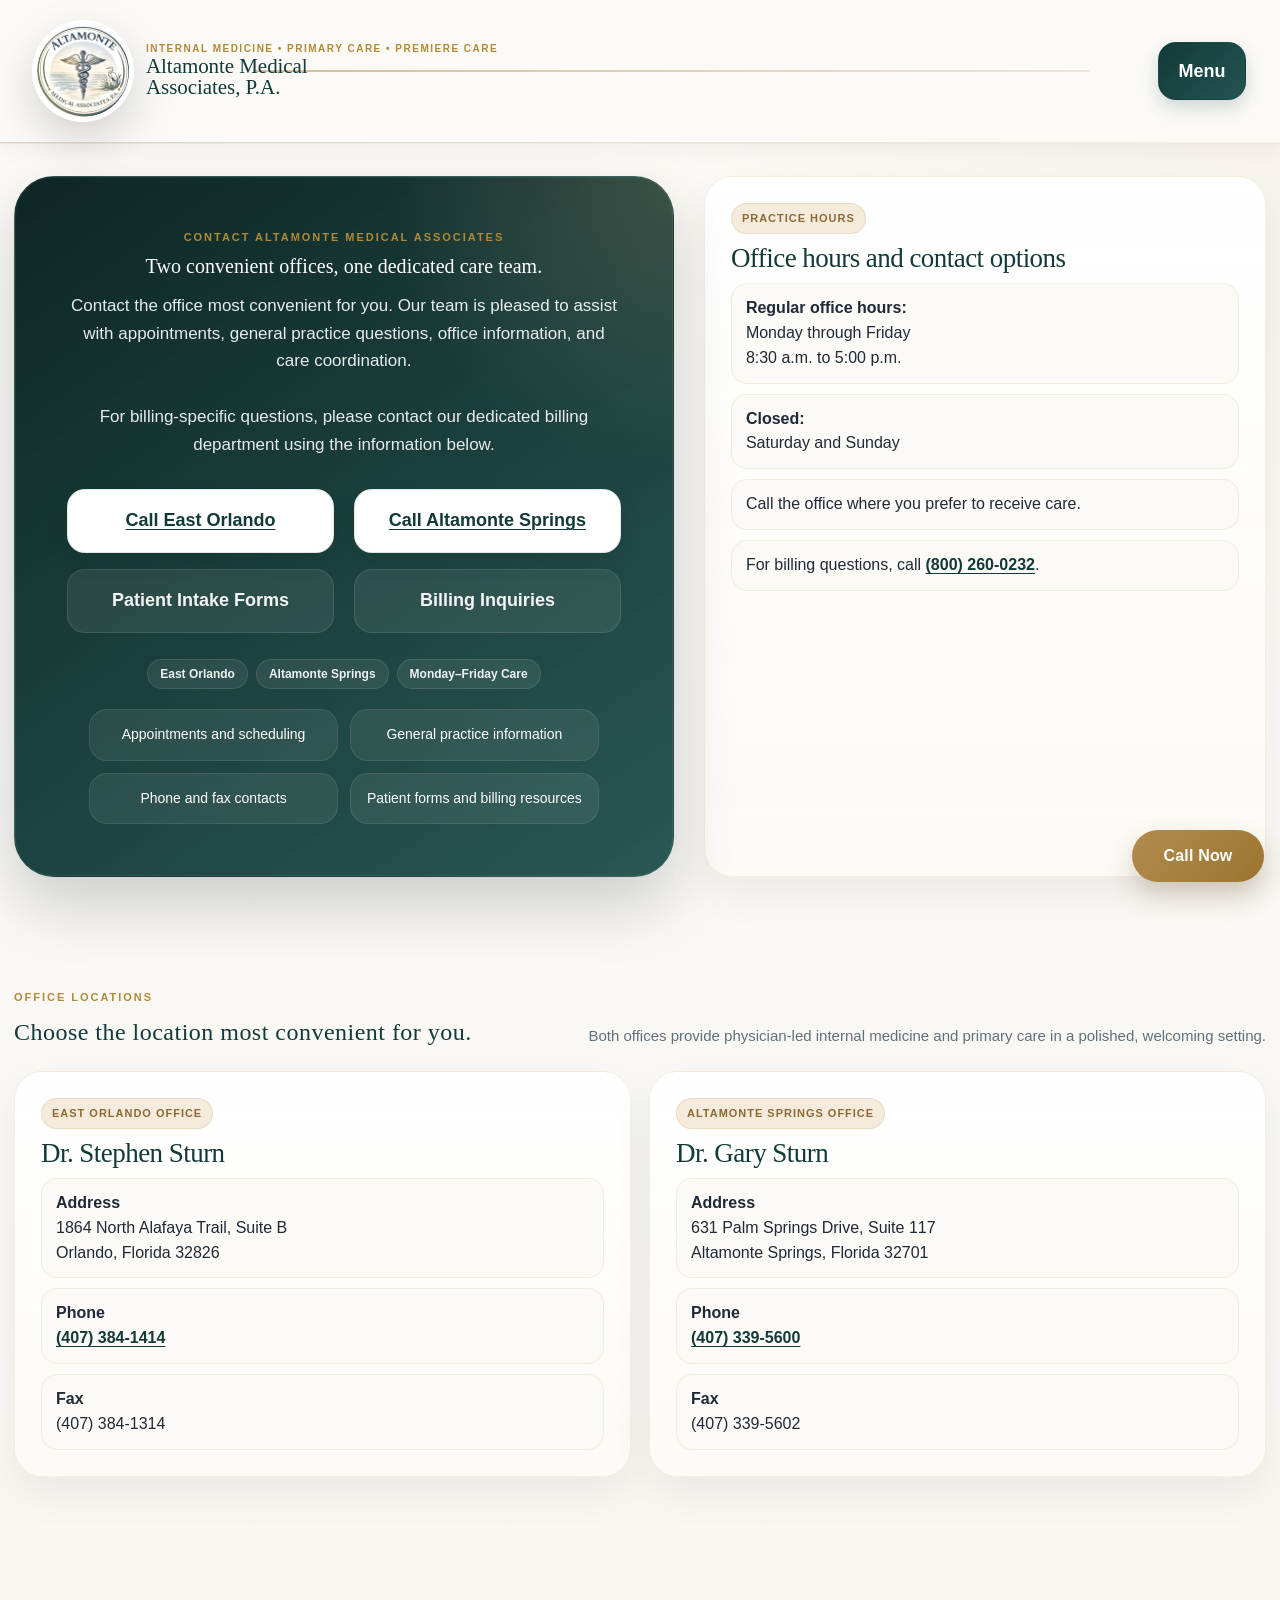
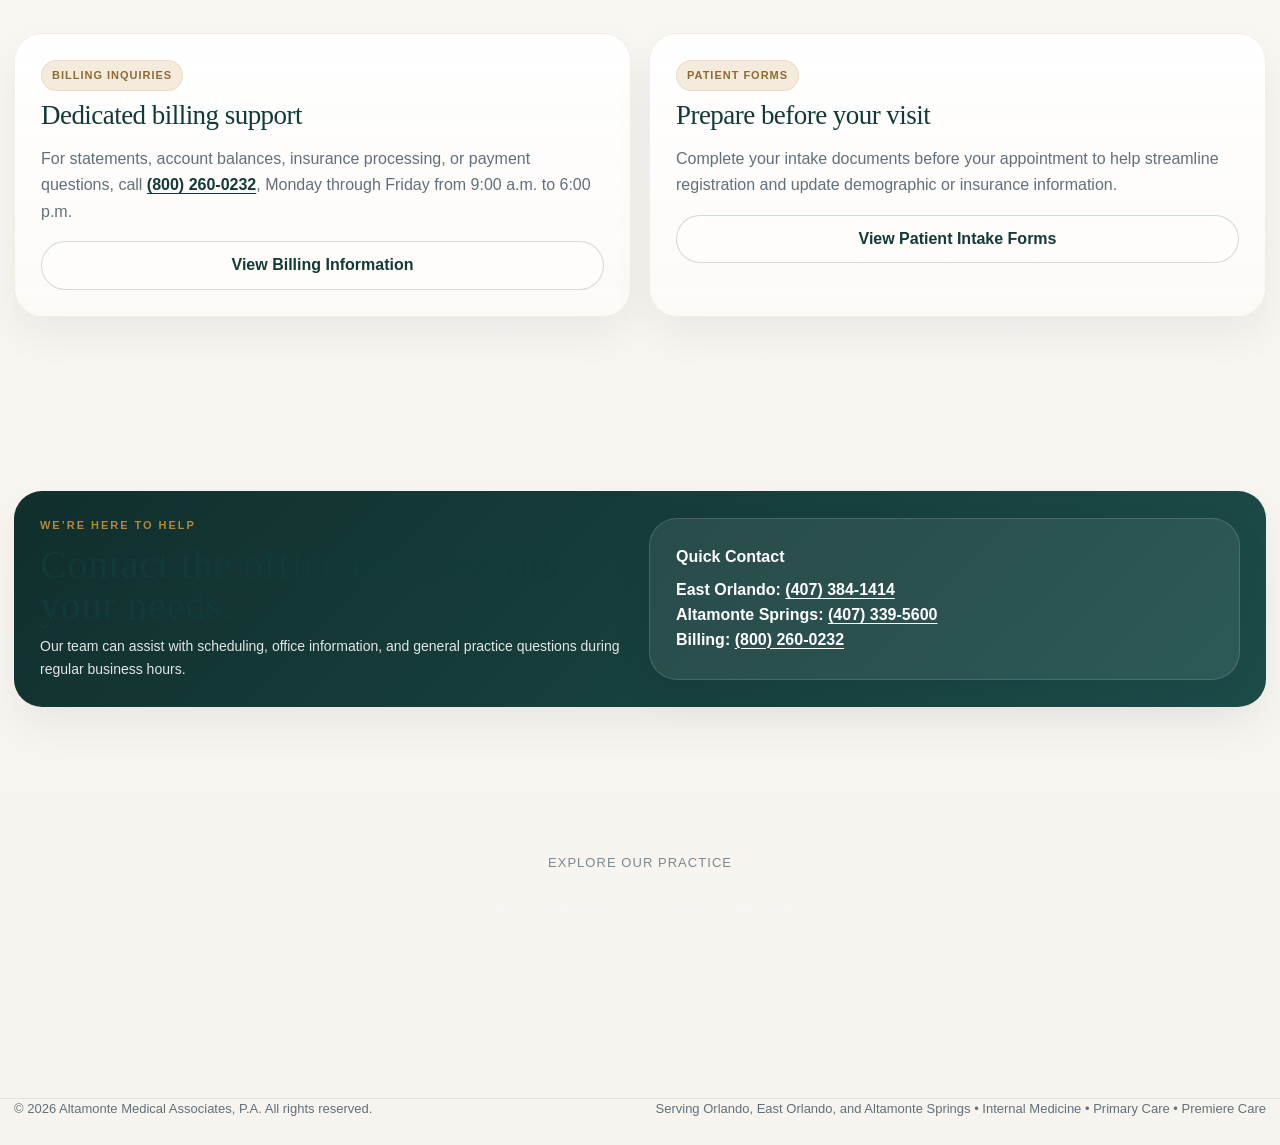
<file: contact-us.html>
<!DOCTYPE html>

<html lang="en">
<head>
<meta charset="utf-8"/>
<meta content="width=device-width, initial-scale=1.0" name="viewport"/>
<title>Contact Us | Altamonte Medical Associates</title>
<meta content="Office addresses, phone numbers, fax numbers, billing contact information, and patient resources for Altamonte Medical Associates." name="description"/>
<meta content="internal medicine Orlando, internist Orlando, internal medicine Altamonte Springs, preventive medicine Orlando, chronic disease management Orlando" name="keywords"/>
<meta content="index, follow, max-image-preview:large" name="robots"/>
<meta content="website" property="og:type"/>
<meta content="Internal Medicine Orlando | Altamonte Medical Associates" property="og:title"/>
<meta content="Physician-led internal medicine in Orlando and Altamonte Springs with prevention, chronic care management, and personalized medicine." property="og:description"/>
<style>
    :root{
      --deep:#123a38;
      --deep2:#1f514d;
      --gold:#b08a36;
      --gold2:#7a5d2a;
      --bg:#f7f4ef;
      --card:#ffffff;
      --text:#1f2937;
      --muted:#60707a;
      --line:rgba(18,58,56,.10);
      --shadow:0 18px 40px rgba(16,24,40,.08);
      --shadow-soft:0 10px 26px rgba(16,24,40,.05);
    }
    *{box-sizing:border-box}
    html{scroll-behavior:smooth}
    body{
      margin:0;
      padding-top:104px;
      font-family:Arial,sans-serif;
      color:var(--text);
      background:linear-gradient(180deg,#fbfaf7 0%,#f7f4ef 100%);
      line-height:1.55;
    }
    .container{max-width:1200px;margin:0 auto;padding:0 22px}
    h1,h2,h3{
      font-family:Georgia,serif;
      line-height:1.04;
      margin:0;
    }
    h1{font-size:62px;letter-spacing:-.04em}
    h2{font-size:40px;color:var(--deep);letter-spacing:-.02em}
    h3{font-size:26px;color:var(--deep)}
    .muted{color:var(--muted)}
    .eyebrow{
      color:var(--gold);
      text-transform:uppercase;
      letter-spacing:.18em;
      font-size:11px;
      font-weight:700;
      margin-bottom:10px;
    }
    .nav{
      position:fixed;
      top:0;left:0;width:100%;
      z-index:1000;
      margin:0;
      backdrop-filter:blur(12px);
      background:rgba(251,250,247,.96);
      border-bottom:1px solid rgba(18,58,56,.08);
      box-shadow:0 8px 18px rgba(16,24,40,.04);
      transition:background .25s ease,box-shadow .25s ease;
    }
    .nav-inner{
      display:flex;
      justify-content:space-between;
      align-items:center;
      gap:16px;
      padding:12px 0;
      transition:padding .25s ease,gap .25s ease;
    }
    .brand{
      display:flex;align-items:center;gap:12px;text-decoration:none;color:inherit;min-width:0;
    }
    .logo{
      width:78px;height:78px;border-radius:50%;overflow:hidden;background:#fff;padding:4px;
      box-shadow:0 12px 26px rgba(0,0,0,.12);flex:0 0 auto;
      transition:width .25s ease,height .25s ease,transform .25s ease,box-shadow .25s ease;
    }
    .logo img{width:100%;height:100%;object-fit:cover;border-radius:50%}
    .brand-copy{display:flex;flex-direction:column}
    .brand-top{
      font-size:10px;text-transform:uppercase;letter-spacing:.15em;color:var(--gold);font-weight:700;line-height:1.25;
      transition:font-size .25s ease;
    }
    .brand-bottom{
      font-family:Georgia,serif;font-size:28px;color:var(--deep);font-weight:700;line-height:1;letter-spacing:-.01em;
      transition:font-size .25s ease;
    }
    .nav-links{display:flex;gap:20px;align-items:center;justify-content:flex-end;flex-wrap:nowrap;margin-left:auto;margin-right:42px}
    .nav-links a{text-decoration:none;color:var(--deep);font-size:14px;font-weight:600;white-space:nowrap}
    body.scrolled .nav{background:rgba(251,250,247,.90);box-shadow:0 12px 28px rgba(16,24,40,.08)}
    body.scrolled .nav-inner{padding:8px 0;gap:12px}
    body.scrolled .logo{width:70px;height:70px;transform:scale(.94);box-shadow:0 10px 20px rgba(0,0,0,.10)}
    body.scrolled .brand-bottom{font-size:24px}
    body.scrolled .brand-top{font-size:9px}

    .btn{
      display:inline-flex;align-items:center;justify-content:center;text-decoration:none;border-radius:999px;padding:13px 20px;
      font-weight:700;transition:.18s ease;border:1px solid transparent;
    }
    .btn:hover{transform:translateY(-1px)}
    .btn-primary{color:#fff;background:linear-gradient(135deg,var(--deep),var(--deep2));box-shadow:0 14px 30px rgba(18,58,56,.16)}
    .btn-secondary{color:var(--deep);background:#fffdfa;border-color:rgba(18,58,56,.10)}
    .btn-gold{color:#fff;background:linear-gradient(135deg,var(--gold2),var(--gold));box-shadow:0 14px 30px rgba(122,93,42,.18)}

    .hero{padding:54px 0 24px}
    .hero-wrap{display:grid;grid-template-columns:1.08fr .92fr;gap:26px;align-items:stretch}
    .hero-left{
      border-radius:36px;padding:42px;color:#fff;
      background:radial-gradient(circle at top right, rgba(215,191,140,.16), transparent 30%),linear-gradient(145deg, rgba(12,42,40,.99), rgba(30,84,79,.94));
      box-shadow:0 26px 60px rgba(8,18,20,.18);position:relative;overflow:hidden;
    }
    .hero-left:after{
      content:"";position:absolute;inset:0;border-radius:36px;border:1px solid rgba(255,255,255,.08);pointer-events:none;
    }
    .hero-copy{font-size:16px;color:rgba(255,255,255,.90);max-width:760px;margin:14px 0}
    .hero-actions{display:flex;gap:12px;flex-wrap:wrap;margin:18px 0 10px}
    .hero-points{display:grid;grid-template-columns:repeat(2,minmax(0,1fr));gap:10px;margin-top:10px}
    .hero-point{padding:12px 14px;border-radius:18px;background:rgba(255,255,255,.08);border:1px solid rgba(255,255,255,.09);font-size:13px}

    .card,.panel{
      background:linear-gradient(180deg,rgba(255,255,255,.98),rgba(252,250,246,.96));
      border:1px solid rgba(182,144,84,.14);
      border-radius:26px;padding:22px;box-shadow:var(--shadow-soft);
    }
    .badge{
      display:inline-flex;padding:6px 10px;border-radius:999px;background:#f4ebdc;color:#8d6a33;font-size:11px;font-weight:700;
      text-transform:uppercase;letter-spacing:.07em;border:1px solid rgba(182,144,84,.16);
    }
    .mini-title{font-family:Georgia,serif;font-size:27px;color:var(--deep);margin:10px 0 8px;letter-spacing:-.02em}
    .section{padding:22px 0}
    .section-head{display:flex;justify-content:space-between;align-items:end;gap:18px;flex-wrap:wrap;margin-bottom:14px}
    .section-head p{max-width:760px;margin:0;color:var(--muted);font-size:14px}
    .grid-2{display:grid;grid-template-columns:repeat(2,minmax(0,1fr));gap:16px}
    .grid-3{display:grid;grid-template-columns:repeat(3,minmax(0,1fr));gap:16px}
    .service-icon{
      width:46px;height:46px;border-radius:14px;display:flex;align-items:center;justify-content:center;
      background:linear-gradient(135deg,rgba(18,58,56,.10),rgba(182,144,84,.18));color:var(--deep);font-size:20px;margin-bottom:10px;
    }
    .list{display:grid;gap:9px;margin-top:10px}
    .list-item,.detail,.meta-row{padding:11px 12px;background:#fcfaf6;border:1px solid rgba(182,144,84,.12);border-radius:16px}
    .feature{display:flex;gap:10px;align-items:flex-start;padding:7px 0}
    .tick{
      min-width:28px;height:28px;border-radius:50%;display:flex;align-items:center;justify-content:center;
      background:rgba(182,144,84,.15);color:#8d6a33;font-weight:800;font-size:13px;
    }
    .cta{
      margin:18px 0 22px;border-radius:30px;padding:22px;color:#fff;
      background:linear-gradient(135deg,#102f2d,#1d4d49);display:grid;grid-template-columns:1fr 1fr;gap:14px;align-items:center;
      box-shadow:0 22px 44px rgba(8,18,20,.14);
    }
    .cta h2{color:#fff}
    .cta-box{background:rgba(255,255,255,.08);border:1px solid rgba(255,255,255,.14);border-radius:20px;padding:18px}
    .footer{padding:18px 0 26px;color:var(--muted);font-size:13px}
    .footer-inner{border-top:1px solid rgba(18,58,56,.10);padding-top:14px;display:flex;justify-content:space-between;gap:10px;flex-wrap:wrap}
    .call-helper{display:block;margin-top:8px;color:rgba(255,255,255,.82);font-size:12px}
    .floating-call-menu{position:fixed;right:18px;bottom:18px;z-index:999;display:flex;flex-direction:column;align-items:flex-end;gap:8px}
    @keyframes breatheGlow {
      0%, 100% { box-shadow: 0 10px 24px rgba(16,24,40,0.16), 0 0 0 0 rgba(182,144,84,0.10); }
      50% { box-shadow: 0 14px 30px rgba(16,24,40,0.18), 0 0 20px 2px rgba(182,144,84,0.16); }
    }
    .floating-call-toggle{
      border:none;border-radius:999px;padding:15px 20px;font-size:15px;font-weight:800;color:#ffffff;cursor:pointer;letter-spacing:.01em;
      background:linear-gradient(135deg,#7a5d2a,#b08a36);animation:breatheGlow 4.8s ease-in-out infinite;transition:background .25s ease, box-shadow .25s ease, transform .2s ease;
    }
    .floating-call-options{display:none;flex-direction:column;gap:8px;align-items:flex-end;min-width:250px}
    .floating-call-options.open{display:flex}
    .call-option{
      width:100%;background:#ffffff;color:#123a38;padding:12px 16px;border-radius:20px;text-decoration:none;border:1px solid rgba(18,58,56,.10);
      box-shadow:0 10px 24px rgba(0,0,0,.14);display:flex;flex-direction:column;gap:2px;line-height:1.2;
    }
    .call-office-name{font-size:13px;font-weight:800;color:#123a38}
    .call-office-number{font-size:12px;font-weight:600;color:#5f6b76}
    section[id]{scroll-margin-top:112px}

    @media (max-width: 760px){
      body{padding-top:96px}
      .container{padding:0 16px}
      .nav-inner{padding:12px 0;gap:10px;align-items:center}
      .nav-links{display:none !important}
      .brand{gap:10px;align-items:center}
      .brand-copy{min-width:0}
      .brand-top{font-size:9px;line-height:1.25;letter-spacing:.12em}
      .brand-bottom{font-size:18px;line-height:1.02;max-width:180px}
      .logo{width:68px;height:68px;padding:4px}
      .hero{padding:24px 0 14px;margin-top:0}
      .hero-wrap,.grid-3,.grid-2,.cta{grid-template-columns:1fr;gap:12px}
      .hero-left{padding:18px;border-radius:24px}
      h1{font-size:32px;line-height:1.04;letter-spacing:-.03em}
      h2{font-size:28px;line-height:1.08}
      h3{font-size:22px;line-height:1.1}
      .mini-title{font-size:21px;line-height:1.08;margin:8px 0 6px}
      .hero-copy{font-size:15px;line-height:1.55;margin:12px 0;max-width:none}
      .hero-points{grid-template-columns:1fr;gap:10px;margin-top:12px}
      .hero-point{font-size:13px;padding:12px 14px;border-radius:16px}
      .card,.panel,.cta,.cta-box{padding:18px;border-radius:22px}
      .section{padding:16px 0}
      .section-head{gap:10px;margin-bottom:12px}
      .section-head p{font-size:14px;line-height:1.5}
      .list{gap:10px}
      .list-item,.detail,.meta-row{padding:12px 13px;line-height:1.45}
      .btn{padding:12px 14px;font-size:14px}
      .cta-box .btn{width:100%;min-height:46px}
      .floating-call-menu{right:14px;bottom:14px}
      .floating-call-toggle{padding:14px 18px;font-size:14px;min-height:48px}
      .floating-call-options{min-width:230px}
      .call-option{padding:11px 14px;font-size:13px;border-radius:18px}
      body.scrolled .nav-inner{padding:10px 0 !important}
      body.scrolled .logo{width:58px !important;height:58px !important;transform:scale(.94) !important}
      body.scrolled .brand-bottom{font-size:16px !important}
      body.scrolled .brand-top{font-size:8px !important}
      section[id]{scroll-margin-top:104px}
    }
  
    .seo-links-section{
      padding:32px 16px;
      text-align:center;
      background:transparent;
    }
    .seo-links-label{
      font-size:13px;
      letter-spacing:.08em;
      text-transform:uppercase;
      color:#7a8a92;
      margin-bottom:10px;
    }
    .seo-links-grid{
      display:flex;
      justify-content:center;
      flex-wrap:wrap;
      gap:14px;
    }
    .seo-links-grid a{
      font-size:14px;
      font-weight:600;
      color:#123a38;
      text-decoration:none;
      transition:opacity .2s ease;
    }
    .seo-links-grid a:hover{
      opacity:.7;
    }
    @media (max-width:760px){
      .seo-links-section{
        padding:24px 14px;
      }
      .seo-links-grid{
        gap:10px;
        flex-direction:column;
        align-items:center;
      }
    }

</style>
<style>
/* Match homepage hero typography exactly */
.hero-left h1{
  font-size:48px !important;
  line-height:1.06 !important;
  letter-spacing:-.025em !important;
}
.hero-copy{
  font-size:15px !important;
  line-height:1.55 !important;
}
@media (min-width:1024px){
  .hero-left h1{
    font-size:52px !important;
    line-height:1.05 !important;
    letter-spacing:-.03em !important;
  }
  .hero-copy{
    font-size:17px !important;
  }
}
@media (max-width:760px){
  .hero-left h1{
    font-size:30px !important;
    line-height:1.06 !important;
    letter-spacing:-.02em !important;
  }
  .hero-copy{
    font-size:15px !important;
    line-height:1.55 !important;
  }
}
</style>
<style>
/* refine hero font weight to match other pages */
.hero-left h1{
  font-weight:600 !important;
}
.hero-copy{
  font-weight:400 !important;
}
</style>
<style>
/* Minimal IM hero tweak only */
.hero-left h1{
  font-weight:500 !important;
  -webkit-font-smoothing:antialiased;
  -moz-osx-font-smoothing:grayscale;
}
</style>
<style>
/* Mobile-only: make bottom green-section CTA buttons match the top hero buttons */
@media (max-width:760px){
  .cta-box .btn{
    width:100% !important;
    max-width:100% !important;
    min-height:46px !important;
    height:46px !important;
    display:flex !important;
    align-items:center !important;
    justify-content:center !important;
    text-align:center !important;
    white-space:nowrap !important;
    line-height:1 !important;
    padding:11px 14px !important;
    box-sizing:border-box !important;
    border-radius:999px !important;
    font-size:14px !important;
    overflow:hidden !important;
    text-overflow:ellipsis !important;
  }
}
</style>
<style>
/* Major optimization layer: trust signals + ideal-fit section + refined conversion details */
.trust-row{
  display:flex;
  flex-wrap:wrap;
  gap:8px;
  margin:12px 0 10px;
}
.trust-pill{
  display:inline-flex;
  align-items:center;
  gap:6px;
  padding:8px 12px;
  border-radius:999px;
  background:rgba(255,255,255,.08);
  border:1px solid rgba(255,255,255,.10);
  color:rgba(255,255,255,.92);
  font-size:12px;
  font-weight:600;
  line-height:1;
}
.fit-grid{
  display:grid;
  grid-template-columns:repeat(3,minmax(0,1fr));
  gap:12px;
}
.fit-card{
  background:linear-gradient(180deg,rgba(255,255,255,.98),rgba(252,250,246,.95));
  border:1px solid rgba(180,139,77,.12);
  border-radius:22px;
  padding:16px;
  box-shadow:0 14px 30px rgba(16,24,40,.05);
}
.fit-card h3{
  margin-bottom:6px;
}
.soft-authority{
  margin-top:10px;
  font-size:13px;
  color:var(--muted);
}
.return-link{
  display:inline-flex;
  align-items:center;
  gap:6px;
}
.return-link:before{
  content:"←";
  font-size:14px;
  line-height:1;
}
@media (max-width:760px){
  .trust-row{
    gap:8px;
    margin:12px 0 10px;
  }
  .trust-pill{
    font-size:11px;
    padding:8px 10px;
  }
  .fit-grid{
    grid-template-columns:1fr;
  }
}
</style>
<style>
/* Mobile menu + streamlined quick access (mobile only) */
.menu-toggle{
  display:none;
  border:1px solid rgba(18,58,56,.10);
  background:#fffdf9;
  color:#123a38;
  border-radius:12px;
  padding:10px 12px;
  font-size:14px;
  font-weight:700;
  line-height:1;
  box-shadow:0 8px 18px rgba(16,24,40,.05);
}
.mobile-menu{
  display:none;
}
@media (max-width:760px){
  .menu-toggle{
    display:inline-flex !important;
    align-items:center;
    justify-content:center;
    min-width:46px;
    min-height:42px;
    margin-left:auto;
  }
  .mobile-menu{
    position:fixed;
    top:88px;
    left:14px;
    right:14px;
    z-index:1001;
    display:block;
    opacity:0;
    transform:translateY(-10px);
    pointer-events:none;
    transition:opacity .22s ease, transform .22s ease;
  }
  .mobile-menu.open{
    opacity:1;
    transform:translateY(0);
    pointer-events:auto;
  }
  .mobile-menu-panel{
    background:rgba(255,255,255,.98);
    border:1px solid rgba(18,58,56,.08);
    border-radius:20px;
    box-shadow:0 18px 38px rgba(16,24,40,.10);
    overflow:hidden;
    backdrop-filter:blur(10px);
  }
  .mobile-menu-links{
    display:grid;
    gap:0;
  }
  .mobile-menu-links a{
    display:block;
    padding:14px 16px;
    color:#123a38;
    text-decoration:none;
    font-size:15px;
    font-weight:600;
    border-bottom:1px solid rgba(18,58,56,.07);
  }
  .mobile-menu-links a:last-child{
    border-bottom:none;
  }
  .mobile-menu-links .menu-subtle{
    color:#5f6b76;
    font-weight:500;
  }
  .mobile-menu-cta{
    display:grid;
    gap:10px;
    padding:14px 16px 16px;
    background:linear-gradient(180deg,rgba(250,248,244,.92),rgba(255,255,255,.98));
    border-top:1px solid rgba(18,58,56,.07);
  }
  .mobile-menu-cta a{
    display:flex;
    align-items:center;
    justify-content:center;
    min-height:46px;
    border-radius:999px;
    text-decoration:none;
    font-size:14px;
    font-weight:700;
  }
  .mobile-menu-cta .call-white{
    background:#fff;
    color:#123a38;
    border:1px solid rgba(18,58,56,.10);
  }
  .mobile-menu-cta .call-dark{
    background:linear-gradient(135deg,#123a38,#235552);
    color:#fff;
    box-shadow:0 12px 26px rgba(18,58,56,.14);
  }
}
</style>
<style>
/* Desktop dropdown menu matching mobile behavior */
@media (min-width:761px){
  .menu-toggle{
    display:inline-flex !important;
    align-items:center;
    justify-content:center;
    min-width:52px;
    min-height:44px;
    margin-left:12px;
  }
  .mobile-menu{
    position:fixed;
    top:96px;
    right:22px;
    left:auto;
    width:360px;
    z-index:1001;
    display:block;
    opacity:0;
    transform:translateY(-10px);
    pointer-events:none;
    transition:opacity .22s ease, transform .22s ease;
  }
  .mobile-menu.open{
    opacity:1;
    transform:translateY(0);
    pointer-events:auto;
  }
  .mobile-menu-panel{
    background:rgba(255,255,255,.98);
    border:1px solid rgba(18,58,56,.08);
    border-radius:20px;
    box-shadow:0 18px 38px rgba(16,24,40,.10);
    overflow:hidden;
    backdrop-filter:blur(10px);
  }
}
</style>
<style>
/* Force desktop menu button + dropdown to appear and work like mobile */
@media (min-width:761px){
  .menu-toggle{
    display:inline-flex !important;
    align-items:center !important;
    justify-content:center !important;
    min-width:54px !important;
    min-height:44px !important;
    margin-left:12px !important;
  }
  .mobile-menu{
    position:fixed !important;
    top:96px !important;
    right:22px !important;
    left:auto !important;
    width:380px !important;
    z-index:1001 !important;
    display:block !important;
    opacity:0 !important;
    transform:translateY(-10px) !important;
    pointer-events:none !important;
    transition:opacity .22s ease, transform .22s ease !important;
  }
  .mobile-menu.open{
    opacity:1 !important;
    transform:translateY(0) !important;
    pointer-events:auto !important;
  }
  .mobile-menu-panel{
    background:rgba(255,255,255,.98) !important;
    border:1px solid rgba(18,58,56,.08) !important;
    border-radius:20px !important;
    box-shadow:0 18px 38px rgba(16,24,40,.10) !important;
    overflow:hidden !important;
    backdrop-filter:blur(10px) !important;
  }
  .mobile-menu-links a{
    display:block !important;
    padding:14px 16px !important;
    color:#123a38 !important;
    text-decoration:none !important;
    font-size:15px !important;
    font-weight:600 !important;
    border-bottom:1px solid rgba(18,58,56,.07) !important;
  }
  .mobile-menu-cta{
    display:grid !important;
    gap:10px !important;
    padding:14px 16px 16px !important;
    background:linear-gradient(180deg,rgba(250,248,244,.92),rgba(255,255,255,.98)) !important;
    border-top:1px solid rgba(18,58,56,.07) !important;
  }
  .mobile-menu-cta a{
    display:flex !important;
    align-items:center !important;
    justify-content:center !important;
    min-height:46px !important;
    border-radius:999px !important;
    text-decoration:none !important;
    font-size:14px !important;
    font-weight:700 !important;
  }
  .mobile-menu-cta .call-dark{
    background:linear-gradient(135deg,#123a38,#235552) !important;
    color:#fff !important;
    box-shadow:0 12px 26px rgba(18,58,56,.14) !important;
  }
}
</style>
<style>
/* Force desktop header to use Menu button + dropdown instead of inline links */
@media (min-width:761px){
  .nav-links{
    display:none !important;
  }
  .menu-toggle{
    display:inline-flex !important;
    align-items:center !important;
    justify-content:center !important;
    min-width:58px !important;
    min-height:46px !important;
    margin-left:auto !important;
    border:1px solid rgba(18,58,56,.10) !important;
    background:#fffdf9 !important;
    color:#123a38 !important;
    border-radius:14px !important;
    padding:10px 14px !important;
    font-size:15px !important;
    font-weight:700 !important;
    line-height:1 !important;
    box-shadow:0 8px 18px rgba(16,24,40,.05) !important;
  }
  .mobile-menu{
    position:fixed !important;
    top:96px !important;
    right:22px !important;
    left:auto !important;
    width:380px !important;
    z-index:1001 !important;
    display:block !important;
    opacity:0 !important;
    transform:translateY(-10px) !important;
    pointer-events:none !important;
    transition:opacity .22s ease, transform .22s ease !important;
  }
  .mobile-menu.open{
    opacity:1 !important;
    transform:translateY(0) !important;
    pointer-events:auto !important;
  }
  .mobile-menu-panel{
    background:rgba(255,255,255,.98) !important;
    border:1px solid rgba(18,58,56,.08) !important;
    border-radius:20px !important;
    box-shadow:0 18px 38px rgba(16,24,40,.10) !important;
    overflow:hidden !important;
    backdrop-filter:blur(10px) !important;
  }
  .mobile-menu-links a{
    display:block !important;
    padding:14px 16px !important;
    color:#123a38 !important;
    text-decoration:none !important;
    font-size:15px !important;
    font-weight:600 !important;
    border-bottom:1px solid rgba(18,58,56,.07) !important;
  }
  .mobile-menu-cta{
    display:grid !important;
    gap:10px !important;
    padding:14px 16px 16px !important;
    background:linear-gradient(180deg,rgba(250,248,244,.92),rgba(255,255,255,.98)) !important;
    border-top:1px solid rgba(18,58,56,.07) !important;
  }
  .mobile-menu-cta a{
    display:flex !important;
    align-items:center !important;
    justify-content:center !important;
    min-height:46px !important;
    border-radius:999px !important;
    text-decoration:none !important;
    font-size:14px !important;
    font-weight:700 !important;
  }
}
</style>
<style>
/* Final desktop header menu cleanup */
@media (min-width:761px){
  .nav-links{
    display:none !important;
    visibility:hidden !important;
    width:0 !important;
    max-width:0 !important;
    overflow:hidden !important;
    margin:0 !important;
    padding:0 !important;
    gap:0 !important;
  }
  .menu-toggle{
    display:inline-flex !important;
    align-items:center !important;
    justify-content:center !important;
    min-width:88px !important;
    min-height:58px !important;
    margin-left:auto !important;
    border:1px solid rgba(18,58,56,.10) !important;
    background:#fffdf9 !important;
    color:#123a38 !important;
    border-radius:18px !important;
    padding:14px 18px !important;
    font-size:18px !important;
    font-weight:700 !important;
    line-height:1 !important;
    box-shadow:0 10px 22px rgba(16,24,40,.06) !important;
  }
  .nav-inner{
    justify-content:space-between !important;
  }
  .brand{
    margin-right:auto !important;
  }
  .mobile-menu{
    top:104px !important;
    right:22px !important;
    width:400px !important;
  }
}
</style>
<style>
/* Desktop menu button polish */
@media (min-width:761px){
  .menu-toggle{
    margin-left:0 !important;
    margin-right:26px !important;
    background:linear-gradient(135deg,#123a38,#235552) !important;
    color:#ffffff !important;
    border:1px solid rgba(18,58,56,.14) !important;
    box-shadow:0 12px 26px rgba(18,58,56,.12) !important;
    transition:transform .18s ease, box-shadow .18s ease, background .18s ease !important;
  }
  .menu-toggle:hover,
  .menu-toggle:focus{
    transform:translateY(-1px) scale(1.02) !important;
    box-shadow:0 16px 30px rgba(18,58,56,.18) !important;
    background:linear-gradient(135deg,#174745,#286260) !important;
  }
  .menu-toggle:active{
    transform:translateY(0) scale(.99) !important;
    box-shadow:0 10px 22px rgba(18,58,56,.14) !important;
  }
}
</style>
<style>
/* Final desktop header/menu positioning and polish */
@media (min-width:761px){
  .brand{
    margin-left:22px !important;
  }
  .nav-inner{
    justify-content:space-between !important;
    padding-left:8px !important;
    padding-right:8px !important;
  }
  .nav-links{
    display:none !important;
    visibility:hidden !important;
    width:0 !important;
    max-width:0 !important;
    overflow:hidden !important;
    margin:0 !important;
    padding:0 !important;
    gap:0 !important;
  }
  .menu-toggle{
    display:inline-flex !important;
    align-items:center !important;
    justify-content:center !important;
    min-width:96px !important;
    min-height:58px !important;
    margin-left:0 !important;
    margin-right:42px !important;
    background:linear-gradient(135deg,#123a38,#235552) !important;
    color:#ffffff !important;
    border:1px solid rgba(18,58,56,.14) !important;
    border-radius:18px !important;
    padding:14px 20px !important;
    font-size:18px !important;
    font-weight:700 !important;
    line-height:1 !important;
    box-shadow:0 12px 26px rgba(18,58,56,.12) !important;
    transition:transform .18s ease, box-shadow .18s ease, background .18s ease !important;
  }
  .menu-toggle:hover,
  .menu-toggle:focus{
    transform:translateY(-1px) scale(1.02) !important;
    box-shadow:0 16px 30px rgba(18,58,56,.18) !important;
    background:linear-gradient(135deg,#174745,#286260) !important;
  }
  .menu-toggle:active{
    transform:translateY(0) scale(.99) !important;
    box-shadow:0 10px 22px rgba(18,58,56,.14) !important;
  }
  .mobile-menu{
    top:104px !important;
    right:42px !important;
    left:auto !important;
    width:400px !important;
  }
}
</style>
<style>
/* Header accent line between brand and menu */
@media (min-width:761px){
  .nav-inner{
    position:relative !important;
  }
  .nav-inner::after{
    content:"";
    position:absolute;
    left:255px;
    right:190px;
    top:50%;
    height:2px;
    background:linear-gradient(90deg, rgba(180,139,77,0.55), rgba(180,139,77,0.18));
    transform:translateY(-50%);
    border-radius:999px;
    pointer-events:none;
  }
}
</style>
<style>
/* Exact homepage header match for auxiliary pages + scrollable menu */
.nav{
      position:fixed !important;
      top:0 !important;
      left:0 !important;
      width:100% !important;
      z-index:1000 !important;
      margin:0 !important;
      backdrop-filter:blur(12px);
      background:rgba(251,250,247,.96);
      border-bottom:1px solid rgba(18,58,56,.08);
      box-shadow:0 8px 18px rgba(16,24,40,.04);
    }
.nav-inner{
      display:flex;
      justify-content:space-between;
      align-items:center;
      gap:18px;
      padding:16px 0;
      transition:padding .22s ease;
    }
.brand{display:flex;align-items:center;gap:12px;text-decoration:none;color:inherit}
.logo-wrap{
      width:96px;height:96px;border-radius:50%;
      background:#fff;padding:5px;box-shadow:0 18px 45px rgba(0,0,0,.16);
      overflow:hidden;flex:0 0 auto;
    }
.logo-wrap img{width:100%;height:100%;object-fit:cover;border-radius:50%}
.logo-fallback{
      width:100%;height:100%;display:flex;align-items:center;justify-content:center;
      border-radius:50%;background:linear-gradient(135deg,var(--deep),var(--deep2));color:#fff;
      font-family:'Cormorant Garamond',serif;font-size:30px;font-weight:700;
    }
.brand-copy{display:flex;flex-direction:column}
.brand-top{font-size:11px;text-transform:uppercase;letter-spacing:.16em;color:var(--gold);font-weight:700}
.brand-bottom{
      font-family:'Cormorant Garamond',serif;
      font-size:30px;
      color:var(--deep);
      font-weight:700;
      line-height:1;
      transition:font-size .22s ease, letter-spacing .22s ease;
    }
body.scrolled .nav{
      background:rgba(251,250,247,.92);
      box-shadow:0 12px 24px rgba(16,24,40,.06);
    }
body.scrolled .nav-inner{
      padding:10px 0;
    }
body.scrolled .brand-bottom{
      font-size:26px;
      letter-spacing:-.01em;
    }
@media (max-width: 760px){
      body{
        padding-top: 100px !important;
      }

      body{
        padding-top: 100px;
      }

      .nav-links{display:none}
    }

      body{
        
      }

.top-hours-text{
  color:#ffffff;
  font-size:11px;
  font-weight:700;
  letter-spacing:.02em;
}

@media (max-width:760px){

}

      .nav{
  margin:0;
  top:0;
top:62px}
      .container{padding:0 14px}
      .nav-links{display:none}
      .hero-wrap,.grid-4,.grid-2,.cta{grid-template-columns:1fr}
      .grid-4 .card:last-child{grid-column:auto}
      .logo-wrap{width:92px;height:92px}
      .brand-bottom{font-size:18px;max-width:170px}
      h1{font-size:28px}
      h2{font-size:24px}
      h3{font-size:20px}
      .mini-title{font-size:20px}
      .hero-left,.card,.panel,.cta,.cta-box{padding:14px}
      .hero-points{grid-template-columns:1fr}
      .btn{width:100%;padding:11px 14px}
      .floating-call-btn{display:inline-flex;align-items:center;justify-content:center}
    }

.top-hours-text{
  color:#ffffff;
  font-size:11px;
  font-weight:700;
  letter-spacing:.02em;
}

@media (max-width:760px){

}

    .nav{
  margin:0;
  top:0;

      background:rgba(251,250,247,.94);
      box-shadow:0 10px 28px rgba(16,24,40,.04);
    }
    .brand-bottom{
      font-size:30px;
      letter-spacing:-.02em;
    }
    .hero-left{
      background:
        linear-gradient(145deg,rgba(11,38,37,.99),rgba(26,74,70,.92)),
        radial-gradient(circle at top right, rgba(215,191,140,.16), transparent 32%);
      border-radius:38px;
      box-shadow:0 28px 72px rgba(8,18,20,.22);
      border:1px solid rgba(255,255,255,.08);
    }
    .hero-left:after{
      content:"";
      position:absolute;
      inset:0;
      border-radius:38px;
      border:1px solid rgba(255,255,255,.06);
      pointer-events:none;
    }
    h1{
      font-size:56px;
      letter-spacing:-.04em;
    }
    h2{
      font-size:36px;
      letter-spacing:-.02em;
    }
    h3{
      letter-spacing:-.01em;
    }
    .hero-copy{
      font-size:15.5px;
      line-height:1.55;
    }
    .hero-point{
      background:rgba(255,255,255,.075);
      border:1px solid rgba(255,255,255,.09);
      backdrop-filter:blur(10px);
    }
    .card,.panel{
      border-radius:26px;
      box-shadow:0 18px 46px rgba(16,24,40,.06);
    }
    .mini-title{
      font-size:25px;
      letter-spacing:-.02em;
    }
    .badge{
      letter-spacing:.09em;
    }
    .btn-primary{
      box-shadow:0 14px 34px rgba(18,58,56,.18);
    }
    .cta{
      border-radius:30px;
      box-shadow:0 24px 54px rgba(8,18,20,.16);
    }
    .cta-box{
      border-radius:22px;
    }
    .floating-call-btn{
      background:linear-gradient(135deg,#123a38,#235552);
      box-shadow:0 22px 42px rgba(0,0,0,.22);
      border:1px solid rgba(255,255,255,.14);
    }

@media (max-width:760px){

.top-hours-text{
  color:#ffffff;
  font-size:11px;
  font-weight:700;
  letter-spacing:.02em;
}

@media (max-width:760px){

}

}

}

@media (max-width:760px){

.top-hours-text{
  color:#ffffff;
  font-size:11px;
  font-weight:700;
  letter-spacing:.02em;
}

@media (max-width:760px){

}

@media (max-width:760px){

}

  .top-address-right,

  .top-hours-sub,
  
}

.floating-call{
  position:fixed;
  bottom:18px;
  right:18px;
  display:flex;
  flex-direction:column;
  gap:8px;
  z-index:999;
}

@media (max-width:760px){
  
}

    @media (min-width: 1024px){
      .container{max-width:1280px;}
      .hero{padding:64px 0 30px;}
      .hero-wrap{gap:28px;}
      h1{font-size:74px;}
      h2{font-size:46px;}
      h3{font-size:30px;}
      .hero-left{padding:48px;}
      .card,.panel,.cta,.cta-box{padding:24px;}
      .hero-copy{font-size:17px;max-width:800px;}
      .hero-points{gap:12px;}
      .hero-point{font-size:14px;padding:13px 16px;}
      .grid-4,.grid-2,.location-box{gap:18px;}
      .mini-title{font-size:30px;}
      .nav-inner{padding:18px 0;}
      .brand-bottom{font-size:32px;}
      .logo{
      width:86px;
      height:86px;
      border-radius:50%;
      overflow:hidden;
      background:#fff;
      padding:5px;
      box-shadow:0 14px 30px rgba(0,0,0,.12);
      flex:0 0 auto;
      transition:transform .22s ease, width .22s ease, height .22s ease, box-shadow .22s ease;
      transform-origin:center center;
    }
      .section{padding:24px 0;}
      .section-head{margin-bottom:18px;}
      .section-head p{font-size:15px;}
    }

    @media (max-width: 760px){
      .container{padding:0 16px;}
      .hero{padding:34px 0 18px !important;margin-top:0 !important;}
      .hero-wrap,.grid-4,.grid-2,.location-box,.cta{grid-template-columns:1fr !important;}
      .hero-left,.card,.panel,.cta,.cta-box{padding:18px !important;border-radius:24px;}
      h1{font-size:36px !important;line-height:1.03;}
      h2{font-size:30px !important;}
      h3{font-size:23px !important;}
      .mini-title{font-size:22px !important;}
      .hero-copy{font-size:15px !important;line-height:1.55;}
      .hero-actions{gap:10px;margin:16px 0 14px;}
      .hero-actions .btn,
      .cta-box .btn{width:100%;min-height:46px;}
      .hero-points{grid-template-columns:1fr !important;gap:10px;}
      .hero-point{font-size:13px;padding:12px 14px;}
      .section{padding:16px 0 !important;}
      .section-head{gap:10px;margin-bottom:12px;}
      .section-head p{font-size:14px;}
      .list,.location-box,.grid-4,.grid-2{gap:12px;}
      .list-item,.detail,.meta-row{padding:12px 13px;}
      .nav-inner{padding:14px 0;}
      .brand{gap:12px;}
      .brand-bottom{font-size:19px;}
      .brand-top{font-size:10px;line-height:1.3;}
      .logo{width:76px;height:76px;}

      .cta{margin:16px 0 20px;}
      .footer{padding:16px 0 22px;}
      .footer-inner{gap:8px;}
    }

    .meta-row strong{
      color:#123a38;
    }

    @media (max-width:760px){
      .btn-alafaya,
      .btn-altamonte,
      .call-option-alafaya,
      
    }

    .grid-3{
      display:grid;
      grid-template-columns:repeat(3,minmax(0,1fr));
      gap:16px;
    }

    body{
      background:
        radial-gradient(circle at top right, rgba(182,144,84,.08), transparent 22%),
        linear-gradient(180deg,#fbfaf7 0%,#f7f4ef 100%) !important;
    }

    .hero-left{
      background:
        radial-gradient(circle at top right, rgba(215,191,140,.18), transparent 30%),
        linear-gradient(145deg, rgba(10,36,35,.99), rgba(29,78,73,.95)) !important;
    }

    .hero-copy strong{
      color:#fff;
    }

    .section-signature{
      padding-top:10px;
    }

    .signature-grid .card-signature{
      position:relative;
      overflow:hidden;
    }

    .signature-grid .card-signature:after{
      content:"";
      position:absolute;
      inset:0;
      background:linear-gradient(180deg, rgba(255,255,255,0), rgba(182,144,84,.03));
      pointer-events:none;
    }

    .reveal{
      opacity:0;
      transform:translateY(14px);
      animation:fadeUp .7s ease forwards;
    }
    .reveal:nth-child(2){animation-delay:.08s;}
    .reveal:nth-child(3){animation-delay:.16s;}

    @keyframes fadeUp{
      to{
        opacity:1;
        transform:translateY(0);
      }
    }

    .btn{
      transition:transform .18s ease, box-shadow .18s ease, border-color .18s ease, background .18s ease;
    }

    .btn:hover{
      transform:translateY(-2px);
    }

    @keyframes softPulse{
      0%,100%{box-shadow:0 8px 22px rgba(0,0,0,.18);}
      50%{box-shadow:0 12px 26px rgba(18,58,56,.20);}
    }

    .call-helper{
      display:block;
      margin-top:8px;
      color:rgba(255,255,255,.80);
      font-size:12px;
    }

    @media (min-width: 1024px){
      .hero{
        padding:72px 0 34px;
      }
      .hero-wrap{
        gap:30px;
      }
      .hero-left{
        padding:52px;
        border-radius:40px;
      }
      .hero-copy{
        font-size:17px;
        max-width:820px;
      }
      .grid-3{
        gap:20px;
      }
      .card,.panel,.cta,.cta-box{
        padding:26px;
      }
      .section{
        padding:24px 0;
      }
      .section-head{
        margin-bottom:18px;
      }
      .hero-point{
        font-size:14px;
        padding:14px 16px;
      }
    }

    @media (max-width: 760px){
      .grid-3{
        grid-template-columns:1fr;
        gap:12px;
      }
      .hero-left{
        padding:20px !important;
      }
      .section-signature{
        padding-top:4px;
      }
    }

    .btn-call-white{
      background:#ffffff !important;
      color:#123a38 !important;
      border:1px solid rgba(18,58,56,.10) !important;
      box-shadow:0 8px 20px rgba(0,0,0,.10) !important;
    }
    .btn-call-white:hover{
      background:#fffefb !important;
      color:#123a38 !important;
      border-color:rgba(18,58,56,.18) !important;
      box-shadow:0 12px 24px rgba(0,0,0,.12) !important;
    }

    body.scrolled .nav{
      background:rgba(251,250,247,.92);
      box-shadow:0 12px 24px rgba(16,24,40,.06);
    }
    body.scrolled .nav-inner{
      padding:10px 0;
    }
    body.scrolled .logo{
      width:72px;
      height:72px;
      transform:scale(.94);
      box-shadow:0 10px 22px rgba(0,0,0,.10);
    }
    body.scrolled .brand-bottom{
      font-size:26px;
      letter-spacing:-.01em;
    }

  50% { box-shadow: 0 14px 30px rgba(16,24,40,0.18), 0 0 20px 2px rgba(182,144,84,0.16); }
}
  70% { box-shadow: 0 0 0 10px rgba(212,175,55,0); }
  100% { box-shadow: 0 0 0 0 rgba(212,175,55,0); }
}

.call-float {
  animation: breatheGlow 4.8s ease-in-out infinite;
  animation-delay: 2s;

  animation: breatheGlow 4.8s ease-in-out infinite;
  transition: transform 0.2s ease;
}

.call-float:hover {
  transform: scale(1.06);
}

    @keyframes breatheGlow {
      0%, 100% { box-shadow: 0 10px 24px rgba(16,24,40,0.16), 0 0 0 0 rgba(182,144,84,0.10); }
      50% { box-shadow: 0 14px 30px rgba(16,24,40,0.18), 0 0 20px 2px rgba(182,144,84,0.16); }
    }

    .floating-call-menu{
      position:fixed;
      right:18px;
      bottom:18px;
      z-index:999;
      display:flex;
      flex-direction:column;
      align-items:flex-end;
      gap:8px;
    }

    .floating-call-toggle{
      border:none;
      border-radius:999px;
      padding:15px 20px;
      font-size:15px;
      font-weight:800;
      color:#ffffff;
      cursor:pointer;
      letter-spacing:.01em;
      background:linear-gradient(135deg,#7a5d2a,#b08a36);
      animation:breatheGlow 4.8s ease-in-out infinite;
      transition:background .25s ease, box-shadow .25s ease, transform .2s ease;
    }

    .floating-call-toggle:hover{
      transform:translateY(-1px);
    }

    .floating-call-options{
      display:none;
      flex-direction:column;
      gap:8px;
      align-items:flex-end;
      min-width:250px;
    }

    .floating-call-options.open{
      display:flex;
    }

    .call-option{
      width:100%;
      background:#ffffff;
      color:#123a38;
      padding:12px 16px;
      border-radius:20px;
      text-decoration:none;
      border:1px solid rgba(18,58,56,.10);
      box-shadow:0 10px 24px rgba(0,0,0,.14);
      display:flex;
      flex-direction:column;
      gap:2px;
      line-height:1.2;
    }

    .call-option:hover{
      box-shadow:0 12px 28px rgba(0,0,0,.16);
      transform:translateY(-1px);
    }

    .call-office-name{
      font-size:13px;
      font-weight:800;
      color:#123a38;
    }

    .call-office-number{
      font-size:12px;
      font-weight:600;
      color:#5f6b76;
    }

    @media (max-width:760px){
      .floating-call-menu{
        right:14px;
        bottom:14px;
      }
      .floating-call-toggle{
        padding:14px 18px;
        font-size:14px;
      }
      .floating-call-options{
        min-width:220px;
      }
      .call-option{
        padding:11px 14px;
      }
    }

    /* Elite laptop/desktop layer — mobile version preserved exactly */
    @media (min-width: 1024px){
      .container{
        max-width:1280px !important;
      }

      .nav{
        background:rgba(251,250,247,.96) !important;
        box-shadow:0 10px 24px rgba(16,24,40,.05) !important;
      }

      .nav-inner{
        padding:18px 0 !important;
        gap:22px !important;
        align-items:center !important;
      }

      .brand{
        gap:14px !important;
      }

      .brand-top{
        font-size:11px !important;
        letter-spacing:.16em !important;
        line-height:1.3 !important;
      }

      .brand-bottom{
        font-size:32px !important;
        line-height:1 !important;
        letter-spacing:-.02em !important;
      }

      .logo{
        width:92px !important;
        height:92px !important;
        padding:5px !important;
        box-shadow:0 16px 34px rgba(0,0,0,.14) !important;
      }

      .hero{
        padding:72px 0 34px !important;
        margin-top:0 !important;
      }

      .hero-wrap{
        grid-template-columns:1.08fr .92fr !important;
        gap:30px !important;
        align-items:stretch !important;
      }

      .hero-left{
        padding:52px !important;
        border-radius:40px !important;
        box-shadow:0 28px 62px rgba(8,18,20,.18) !important;
      }

      h1{
        font-size:74px !important;
        line-height:1.02 !important;
        letter-spacing:-.045em !important;
      }

      h2{
        font-size:46px !important;
        line-height:1.04 !important;
      }

      h3{
        font-size:30px !important;
        line-height:1.08 !important;
      }

      .mini-title{
        font-size:30px !important;
        line-height:1.08 !important;
      }

      .hero-copy{
        font-size:17px !important;
        line-height:1.62 !important;
        max-width:820px !important;
      }

      .hero-points{
        grid-template-columns:repeat(2,minmax(0,1fr)) !important;
        gap:12px !important;
      }

      .hero-point{
        font-size:14px !important;
        padding:14px 16px !important;
        border-radius:18px !important;
      }

      .section{
        padding:24px 0 !important;
      }

      .section-head{
        gap:18px !important;
        margin-bottom:18px !important;
      }

      .section-head p{
        font-size:15px !important;
        max-width:780px !important;
      }

      .grid-4{
        grid-template-columns:repeat(4,minmax(0,1fr)) !important;
        gap:18px !important;
      }

      .grid-3{
        grid-template-columns:repeat(3,minmax(0,1fr)) !important;
        gap:20px !important;
      }

      .grid-2,
      .location-box,
      .cta{
        grid-template-columns:repeat(2,minmax(0,1fr)) !important;
        gap:18px !important;
      }

      .card,
      .panel,
      .cta,
      .cta-box{
        padding:26px !important;
        border-radius:28px !important;
      }

      .list{
        gap:10px !important;
      }

      .list-item,
      .detail,
      .meta-row{
        padding:12px 14px !important;
      }

      .service-icon{
        width:48px !important;
        height:48px !important;
        font-size:21px !important;
        border-radius:15px !important;
      }

      .floating-call-menu{
        right:20px !important;
        bottom:20px !important;
      }

      .floating-call-toggle{
        padding:15px 20px !important;
        font-size:15px !important;
      }

      .floating-call-options{
        min-width:250px !important;
      }

      .call-option{
        padding:12px 16px !important;
        font-size:14px !important;
        border-radius:20px !important;
      }

      .footer{
        padding:18px 0 26px !important;
      }
    }

    @media (min-width: 1024px){
      .nav{
        background:rgba(251,250,247,.96) !important;
        box-shadow:0 8px 18px rgba(16,24,40,.04) !important;
      }

      .nav-inner{
        padding:12px 0 !important;
        gap:16px !important;
        align-items:center !important;
      }

      .nav-links{
        display:flex !important;
        gap:20px !important;
        align-items:center !important;
        justify-content:flex-end !important;
        flex-wrap:nowrap !important;
        margin-left:auto !important;
      }

      .nav-links a{
        font-size:14px !important;
        font-weight:600 !important;
        white-space:nowrap !important;
      }

      .brand{
        gap:12px !important;
      }

      .brand-top{
        font-size:10px !important;
        letter-spacing:.15em !important;
      }

      .brand-bottom{
        font-size:28px !important;
        line-height:1 !important;
      }

      .logo{
        width:78px !important;
        height:78px !important;
        padding:4px !important;
        box-shadow:0 12px 26px rgba(0,0,0,.12) !important;
      }
    }

    @media (max-width: 760px){
      body.scrolled .nav-inner{
        padding:10px 0 !important;
      }
      body.scrolled .logo{
        width:58px !important;
        height:58px !important;
        transform:scale(.94) !important;
      }
      body.scrolled .brand-bottom{
        font-size:16px !important;
      }
      body.scrolled .brand-top{
        font-size:8px !important;
      }
    }
@media (min-width:761px){
  .nav-links{
    display:none !important;
    visibility:hidden !important;
    width:0 !important;
    max-width:0 !important;
    overflow:hidden !important;
    margin:0 !important;
    padding:0 !important;
    gap:0 !important;
  }
}
.mobile-menu{
  max-height:calc(100vh - 120px) !important;
  overflow:hidden !important;
}
.mobile-menu-panel{
  max-height:calc(100vh - 120px) !important;
  overflow-y:auto !important;
  -webkit-overflow-scrolling:touch !important;
}
@media (min-width:761px){
  .mobile-menu{
    top:104px !important;
    right:42px !important;
    left:auto !important;
    width:400px !important;
    max-height:calc(100vh - 130px) !important;
  }
  .mobile-menu-panel{
    max-height:calc(100vh - 130px) !important;
  }
}
@media (max-width:760px){
  .mobile-menu{
    max-height:calc(100vh - 110px) !important;
  }
  .mobile-menu-panel{
    max-height:calc(100vh - 110px) !important;
  }
}
</style>
<style>
/* Mobile menu button green with white text */
@media (max-width:760px){
  .menu-toggle{
    background:linear-gradient(135deg,#123a38,#235552) !important;
    color:#ffffff !important;
    border:1px solid rgba(18,58,56,.2) !important;
    border-radius:16px !important;
    padding:12px 16px !important;
    font-weight:700 !important;
    box-shadow:0 8px 18px rgba(18,58,56,.18) !important;
  }
  .menu-toggle:active{
    transform:scale(0.97) !important;
  }
}
</style>
<style>
/* Make dropdown menu scrollable on both desktop and mobile */
.mobile-menu{
  overflow:hidden !important;
}
.mobile-menu-panel{
  overflow-y:auto !important;
  -webkit-overflow-scrolling:touch !important;
}
@media (max-width:760px){
  .mobile-menu{
    max-height:calc(100vh - 110px) !important;
  }
  .mobile-menu-panel{
    max-height:calc(100vh - 110px) !important;
  }
}
@media (min-width:761px){
  .mobile-menu{
    max-height:calc(100vh - 130px) !important;
  }
  .mobile-menu-panel{
    max-height:calc(100vh - 130px) !important;
  }
}
</style>
<style>
/* Match all page fonts to internal medicine page */
body{
      margin:0;
      padding-top:104px;
      font-family:Arial,sans-serif;
      color:var(--text);
      background:linear-gradient(180deg,#fbfaf7 0%,#f7f4ef 100%);
      line-height:1.55;
    }
h1,h2,h3{
      font-family:Georgia,serif;
      line-height:1.04;
      margin:0;
    }
h1{font-size:62px;letter-spacing:-.04em}
h2{font-size:40px;color:var(--deep);letter-spacing:-.02em}
h3{
      font-family:Georgia,serif;
      line-height:1.04;
      margin:0;
    }
.eyebrow{
      color:var(--gold);
      text-transform:uppercase;
      letter-spacing:.18em;
      font-size:11px;
      font-weight:700;
      margin-bottom:10px;
    }
.brand-top{
      font-size:10px;text-transform:uppercase;letter-spacing:.15em;color:var(--gold);font-weight:700;line-height:1.25;
      transition:font-size .25s ease;
    }
.brand-bottom{
      font-family:Georgia,serif;font-size:28px;color:var(--deep);font-weight:700;line-height:1;letter-spacing:-.01em;
      transition:font-size .25s ease;
    }
.hero-copy{font-size:16px;color:rgba(255,255,255,.90);max-width:760px;margin:14px 0}
.mini-title{font-family:Georgia,serif;font-size:27px;color:var(--deep);margin:10px 0 8px;letter-spacing:-.02em}
@media (max-width: 760px){
      body{padding-top:96px}
      .container{padding:0 16px}
      .nav-inner{padding:12px 0;gap:10px;align-items:center}
      .nav-links{display:none !important}
      .brand{gap:10px;align-items:center}
      .brand-copy{min-width:0}
      .brand-top{font-size:9px;line-height:1.25;letter-spacing:.12em}
      .brand-bottom{font-size:18px;line-height:1.02;max-width:180px}
      .logo{width:68px;height:68px;padding:4px}
      .hero{padding:24px 0 14px;margin-top:0}
      .hero-wrap,.grid-3,.grid-2,.cta{grid-template-columns:1fr;gap:12px}
      .hero-left{padding:18px;border-radius:24px}
      h1{font-size:32px;line-height:1.04;letter-spacing:-.03em}
      h2{font-size:28px;line-height:1.08}
      h3{font-size:22px;line-height:1.1}
      .mini-title{font-size:21px;line-height:1.08;margin:8px 0 6px}
      .hero-copy{font-size:15px;line-height:1.55;margin:12px 0;max-width:none}
      .hero-points{grid-template-columns:1fr;gap:10px;margin-top:12px}
      .hero-point{font-size:13px;padding:12px 14px;border-radius:16px}
      .card,.panel,.cta,.cta-box{padding:18px;border-radius:22px}
      .section{padding:16px 0}
      .section-head{gap:10px;margin-bottom:12px}
      .section-head p{font-size:14px;line-height:1.5}
      .list{gap:10px}
      .list-item,.detail,.meta-row{padding:12px 13px;line-height:1.45}
      .btn{padding:12px 14px;font-size:14px}
      .cta-box .btn{width:100%;min-height:46px}
      .floating-call-menu{right:14px;bottom:14px}
      .floating-call-toggle{padding:14px 18px;font-size:14px;min-height:48px}
      .floating-call-options{min-width:230px}
      .call-option{padding:11px 14px;font-size:13px;border-radius:18px}
      body.scrolled .nav-inner{padding:10px 0 !important}
      body.scrolled .logo{width:58px !important;height:58px !important;transform:scale(.94) !important}
      body.scrolled .brand-bottom{font-size:16px !important}
      body.scrolled .brand-top{font-size:8px !important}
      section[id]{scroll-margin-top:104px}
    }
</style>
<style>
/* Force desktop menu button + dropdown to appear and work like mobile */
@media (min-width:761px){
  .menu-toggle{
    display:inline-flex !important;
    align-items:center !important;
    justify-content:center !important;
    min-width:54px !important;
    min-height:44px !important;
    margin-left:12px !important;
  }
  .mobile-menu{
    position:fixed !important;
    top:96px !important;
    right:22px !important;
    left:auto !important;
    width:380px !important;
    z-index:1001 !important;
    display:block !important;
    opacity:0 !important;
    transform:translateY(-10px) !important;
    pointer-events:none !important;
    transition:opacity .22s ease, transform .22s ease !important;
  }
  .mobile-menu.open{
    opacity:1 !important;
    transform:translateY(0) !important;
    pointer-events:auto !important;
  }
  .mobile-menu-panel{
    background:rgba(255,255,255,.98) !important;
    border:1px solid rgba(18,58,56,.08) !important;
    border-radius:20px !important;
    box-shadow:0 18px 38px rgba(16,24,40,.10) !important;
    overflow:hidden !important;
    backdrop-filter:blur(10px) !important;
  }
  .mobile-menu-links a{
    display:block !important;
    padding:14px 16px !important;
    color:#123a38 !important;
    text-decoration:none !important;
    font-size:15px !important;
    font-weight:600 !important;
    border-bottom:1px solid rgba(18,58,56,.07) !important;
  }
  .mobile-menu-cta{
    display:grid !important;
    gap:10px !important;
    padding:14px 16px 16px !important;
    background:linear-gradient(180deg,rgba(250,248,244,.92),rgba(255,255,255,.98)) !important;
    border-top:1px solid rgba(18,58,56,.07) !important;
  }
  .mobile-menu-cta a{
    display:flex !important;
    align-items:center !important;
    justify-content:center !important;
    min-height:46px !important;
    border-radius:999px !important;
    text-decoration:none !important;
    font-size:14px !important;
    font-weight:700 !important;
  }
  .mobile-menu-cta .call-dark{
    background:linear-gradient(135deg,#123a38,#235552) !important;
    color:#fff !important;
    box-shadow:0 12px 26px rgba(18,58,56,.14) !important;
  }
}
</style>
<style>
/* Force desktop header to use Menu button + dropdown instead of inline links */
@media (min-width:761px){
  .nav-links{
    display:none !important;
  }
  .menu-toggle{
    display:inline-flex !important;
    align-items:center !important;
    justify-content:center !important;
    min-width:58px !important;
    min-height:46px !important;
    margin-left:auto !important;
    border:1px solid rgba(18,58,56,.10) !important;
    background:#fffdf9 !important;
    color:#123a38 !important;
    border-radius:14px !important;
    padding:10px 14px !important;
    font-size:15px !important;
    font-weight:700 !important;
    line-height:1 !important;
    box-shadow:0 8px 18px rgba(16,24,40,.05) !important;
  }
  .mobile-menu{
    position:fixed !important;
    top:96px !important;
    right:22px !important;
    left:auto !important;
    width:380px !important;
    z-index:1001 !important;
    display:block !important;
    opacity:0 !important;
    transform:translateY(-10px) !important;
    pointer-events:none !important;
    transition:opacity .22s ease, transform .22s ease !important;
  }
  .mobile-menu.open{
    opacity:1 !important;
    transform:translateY(0) !important;
    pointer-events:auto !important;
  }
  .mobile-menu-panel{
    background:rgba(255,255,255,.98) !important;
    border:1px solid rgba(18,58,56,.08) !important;
    border-radius:20px !important;
    box-shadow:0 18px 38px rgba(16,24,40,.10) !important;
    overflow:hidden !important;
    backdrop-filter:blur(10px) !important;
  }
  .mobile-menu-links a{
    display:block !important;
    padding:14px 16px !important;
    color:#123a38 !important;
    text-decoration:none !important;
    font-size:15px !important;
    font-weight:600 !important;
    border-bottom:1px solid rgba(18,58,56,.07) !important;
  }
  .mobile-menu-cta{
    display:grid !important;
    gap:10px !important;
    padding:14px 16px 16px !important;
    background:linear-gradient(180deg,rgba(250,248,244,.92),rgba(255,255,255,.98)) !important;
    border-top:1px solid rgba(18,58,56,.07) !important;
  }
  .mobile-menu-cta a{
    display:flex !important;
    align-items:center !important;
    justify-content:center !important;
    min-height:46px !important;
    border-radius:999px !important;
    text-decoration:none !important;
    font-size:14px !important;
    font-weight:700 !important;
  }
}
</style>
<style>
/* Final desktop header menu cleanup */
@media (min-width:761px){
  .nav-links{
    display:none !important;
    visibility:hidden !important;
    width:0 !important;
    max-width:0 !important;
    overflow:hidden !important;
    margin:0 !important;
    padding:0 !important;
    gap:0 !important;
  }
  .menu-toggle{
    display:inline-flex !important;
    align-items:center !important;
    justify-content:center !important;
    min-width:88px !important;
    min-height:58px !important;
    margin-left:auto !important;
    border:1px solid rgba(18,58,56,.10) !important;
    background:#fffdf9 !important;
    color:#123a38 !important;
    border-radius:18px !important;
    padding:14px 18px !important;
    font-size:18px !important;
    font-weight:700 !important;
    line-height:1 !important;
    box-shadow:0 10px 22px rgba(16,24,40,.06) !important;
  }
  .nav-inner{
    justify-content:space-between !important;
  }
  .brand{
    margin-right:auto !important;
  }
  .mobile-menu{
    top:104px !important;
    right:22px !important;
    width:400px !important;
  }
}
</style>
<style>
/* Desktop menu button polish */
@media (min-width:761px){
  .menu-toggle{
    margin-left:0 !important;
    margin-right:26px !important;
    background:linear-gradient(135deg,#123a38,#235552) !important;
    color:#ffffff !important;
    border:1px solid rgba(18,58,56,.14) !important;
    box-shadow:0 12px 26px rgba(18,58,56,.12) !important;
    transition:transform .18s ease, box-shadow .18s ease, background .18s ease !important;
  }
  .menu-toggle:hover,
  .menu-toggle:focus{
    transform:translateY(-1px) scale(1.02) !important;
    box-shadow:0 16px 30px rgba(18,58,56,.18) !important;
    background:linear-gradient(135deg,#174745,#286260) !important;
  }
  .menu-toggle:active{
    transform:translateY(0) scale(.99) !important;
    box-shadow:0 10px 22px rgba(18,58,56,.14) !important;
  }
}
@media (min-width: 1024px){
      .container{max-width:1280px;}
</style>
<style>
/* Final desktop-only match to Internal Medicine page fonts + scrollable menu */
@media (min-width:761px){
  body{
    font-family:Arial,sans-serif !important;
  }
  h1,h2,h3{
    font-family:Georgia,serif !important;
    line-height:1.04 !important;
    margin:0 !important;
  }
  h2{
    font-size:40px !important;
    color:var(--deep) !important;
    letter-spacing:-.02em !important;
  }
  h3{
    font-size:30px !important;
    color:var(--deep) !important;
    letter-spacing:-.01em !important;
  }
  .eyebrow{
    font-size:11px !important;
    letter-spacing:.18em !important;
    margin-bottom:10px !important;
    color:var(--gold) !important;
    font-weight:700 !important;
  }
  .brand-top{
    font-size:10px !important;
    text-transform:uppercase !important;
    letter-spacing:.15em !important;
    color:var(--gold) !important;
    font-weight:700 !important;
    line-height:1.25 !important;
  }
  .brand-bottom{
    font-family:Georgia,serif !important;
    font-size:28px !important;
    color:var(--deep) !important;
    font-weight:700 !important;
    line-height:1 !important;
    letter-spacing:-.01em !important;
  }
  .hero-left h1{
    font-family:Georgia,serif !important;
    font-size:52px !important;
    line-height:1.05 !important;
    letter-spacing:-.03em !important;
    font-weight:700 !important;
  }
  .hero-copy{
    font-size:17px !important;
    color:rgba(255,255,255,.90) !important;
    max-width:760px !important;
    margin:14px 0 !important;
    line-height:1.55 !important;
    font-family:Arial,sans-serif !important;
  }
  .mini-title{
    font-family:Georgia,serif !important;
    font-size:27px !important;
    color:var(--deep) !important;
    margin:10px 0 8px !important;
    letter-spacing:-.02em !important;
  }
  /* Keep dropdown scrollable on desktop */
  .mobile-menu{
    max-height:calc(100vh - 130px) !important;
    overflow:hidden !important;
  }
  .mobile-menu-panel{
    max-height:calc(100vh - 130px) !important;
    overflow-y:auto !important;
    -webkit-overflow-scrolling:touch !important;
  }
}
</style>
<style>
/* Desktop-only hero font weight refinement */
@media (min-width:761px){
  .hero-left h1{
    font-weight:600 !important; /* reduced from 700 */
  }
}
</style>
<style>
/* Desktop-only refined hero typography (lighter, shorter, centered) */
@media (min-width:761px){
  .hero-left h1{
    font-weight:500 !important;
    font-size:44px !important;
    line-height:1.12 !important;
    letter-spacing:-0.015em !important;
    text-align:center !important;
    max-width:780px;
    margin-left:auto;
    margin-right:auto;
  }
  .hero-left{
    display:flex;
    flex-direction:column;
    align-items:center;
    text-align:center;
  }
}
</style>
<style>
/* Desktop-only ultra-light hero typography refinement */
@media (min-width:761px){
  .hero-left h1{
    font-weight:400 !important;
    font-size:42px !important;
    line-height:1.15 !important;
    letter-spacing:-0.01em !important;
    text-align:center !important;
    max-width:760px;
    margin-left:auto;
    margin-right:auto;
  }
}
</style>
<style>
/* Desktop-only final hero refinement (smaller + more relaxed) */
@media (min-width:761px){
  .hero-left h1{
    font-weight:400 !important;
    font-size:38px !important;
    line-height:1.22 !important;
    letter-spacing:-0.008em !important;
    text-align:center !important;
    max-width:720px;
    margin-left:auto;
    margin-right:auto;
  }
}
</style>
<style>
/* Desktop-only FINAL hero refinement (less bold + smaller + softer) */
@media (min-width:761px){
  .hero-left h1{
    font-weight:300 !important;
    font-size:36px !important;
    line-height:1.26 !important;
    letter-spacing:0em !important;
    text-align:center !important;
    max-width:680px;
    margin-left:auto;
    margin-right:auto;
  }
}
</style>
<style>
/* Desktop-only restore floating call button to bottom-right and remove left-side appearance */
@media (min-width:761px){
  .floating-call-menu{
    position:fixed !important;
    right:20px !important;
    left:auto !important;
    bottom:20px !important;
    z-index:1000 !important;
    display:block !important;
    visibility:visible !important;
    opacity:1 !important;
  }
  .floating-call-toggle{
    display:inline-flex !important;
    align-items:center !important;
    justify-content:center !important;
    background:linear-gradient(135deg,#b48b4d,#9a752f) !important;
    color:#ffffff !important;
    border:none !important;
    border-radius:999px !important;
    padding:14px 18px !important;
    font-size:14px !important;
    font-weight:700 !important;
    box-shadow:0 12px 24px rgba(0,0,0,.14) !important;
    text-decoration:none !important;
    cursor:pointer !important;
  }
  .floating-call-options{
    right:0 !important;
    left:auto !important;
  }
  .call-encourage{
    display:none !important;
  }
}
</style>
<style>
/* Desktop-only final typography cleanup + remove left call link */
@media (min-width:761px){
  /* unify header title next to logo across all pages */
  .brand-bottom{
    font-family:Georgia,serif !important;
    font-size:22px !important;
    font-weight:500 !important;
    line-height:1.03 !important;
    letter-spacing:-0.004em !important;
  }

  /* tone down hero titles across all pages */
  .hero-left{
    display:flex !important;
    flex-direction:column !important;
    align-items:center !important;
    text-align:center !important;
  }
  .hero-left h1{
    font-family:Georgia,serif !important;
    font-size:34px !important;
    font-weight:300 !important;
    line-height:1.18 !important;
    letter-spacing:0em !important;
    text-align:center !important;
    max-width:640px !important;
    margin-left:auto !important;
    margin-right:auto !important;
  }

  /* keep the floating call button only at bottom-right */
  .floating-call-menu{
    position:fixed !important;
    right:20px !important;
    left:auto !important;
    bottom:20px !important;
    z-index:1000 !important;
    display:block !important;
    visibility:visible !important;
    opacity:1 !important;
  }

  /* remove the left-side blue call link/widget entirely */
  .call-encourage,
  .call-encourage-btn{
    display:none !important;
    visibility:hidden !important;
    opacity:0 !important;
    pointer-events:none !important;
  }
}
</style>
<style>
/* Desktop-only unified luxury typography across all pages */
@media (min-width:761px){
  /* Header text next to logo: smaller, lighter, fully consistent */
  .brand-bottom{
    font-family:Georgia,serif !important;
    font-size:21px !important;
    font-weight:400 !important;
    line-height:1.02 !important;
    letter-spacing:-0.003em !important;
    text-rendering:optimizeLegibility !important;
    -webkit-font-smoothing:antialiased !important;
    -moz-osx-font-smoothing:grayscale !important;
  }

  /* Hero titles: thinner, smaller, less tall, more refined */
  .hero-left{
    display:flex !important;
    flex-direction:column !important;
    align-items:center !important;
    text-align:center !important;
  }
  .hero-left h1{
    font-family:Georgia,serif !important;
    font-size:32px !important;
    font-weight:300 !important;
    line-height:1.16 !important;
    letter-spacing:0.002em !important;
    text-align:center !important;
    max-width:620px !important;
    margin-left:auto !important;
    margin-right:auto !important;
    text-rendering:optimizeLegibility !important;
    -webkit-font-smoothing:antialiased !important;
    -moz-osx-font-smoothing:grayscale !important;
  }
}
</style>
<style>
/* Desktop-only fix: internal medicine header shrinks on scroll like the other pages */
@media (min-width:761px){
  body.scrolled .nav{
    background:rgba(251,250,247,.92) !important;
    box-shadow:0 12px 24px rgba(16,24,40,.06) !important;
  }
  body.scrolled .nav-inner{
    padding:10px 0 !important;
  }
  body.scrolled .logo-wrap{
    width:72px !important;
    height:72px !important;
    transform:scale(.94) !important;
    box-shadow:0 10px 22px rgba(0,0,0,.10) !important;
  }
  body.scrolled .brand-bottom{
    font-size:20px !important;
    letter-spacing:-.01em !important;
  }
  body.scrolled .brand-top{
    font-size:9px !important;
  }
}
</style>
<style>
/* Desktop-only: remove left blue call-now link/widget, keep bottom-right floating call widget */
@media (min-width:761px){
  .call-encourage,
  .call-encourage-btn{
    display:none !important;
    visibility:hidden !important;
    opacity:0 !important;
    pointer-events:none !important;
  }
}
</style>
<style>
/* Premium build layer: softer spacing, refined cards, subtle authority */
:root{
  --gold-soft:#a9854a;
}
.section{
  padding:78px 0 !important;
}
.section-head{
  margin-bottom:22px !important;
}
.section-head p{
  max-width:760px;
}
.hero-copy{
  line-height:1.64 !important;
}
.card,.panel,.cta,.cta-box,.physician-card,.fit-card{
  box-shadow:0 18px 42px rgba(16,24,40,.06) !important;
  transition:transform .22s ease, box-shadow .22s ease, border-color .22s ease !important;
}
.card:hover,.panel:hover,.cta-box:hover,.physician-card:hover,.fit-card:hover{
  transform:translateY(-4px);
  box-shadow:0 24px 54px rgba(16,24,40,.09) !important;
}
.nav::after{
  content:"";
  display:block;
  height:1px;
  background:linear-gradient(90deg, rgba(169,133,74,.34), rgba(169,133,74,.08));
}
.hero-trust{
  display:flex;
  flex-wrap:wrap;
  gap:10px;
  margin:14px 0 4px;
}
.hero-trust-pill{
  display:inline-flex;
  align-items:center;
  padding:8px 12px;
  border-radius:999px;
  background:rgba(255,255,255,.10);
  border:1px solid rgba(255,255,255,.12);
  color:rgba(255,255,255,.92);
  font-size:12px;
  font-weight:600;
  line-height:1;
}
.lux-grid{
  display:grid;
  grid-template-columns:repeat(3,minmax(0,1fr));
  gap:16px;
}
.lux-card{
  background:linear-gradient(180deg,rgba(255,255,255,.98),rgba(252,250,246,.95));
  border:1px solid rgba(169,133,74,.12);
  border-radius:24px;
  padding:18px;
  box-shadow:0 14px 30px rgba(16,24,40,.05);
}
.lux-kicker{
  font-size:12px;
  font-weight:700;
  letter-spacing:.16em;
  text-transform:uppercase;
  color:var(--gold-soft);
  margin-bottom:8px;
}
.expect-list{
  display:grid;
  gap:12px;
  margin-top:12px;
}
.expect-step{
  display:flex;
  gap:12px;
  align-items:flex-start;
  background:rgba(255,255,255,.98);
  border:1px solid rgba(18,58,56,.08);
  border-radius:18px;
  padding:14px 16px;
}
.expect-num{
  flex:0 0 auto;
  width:28px;
  height:28px;
  border-radius:999px;
  display:flex;
  align-items:center;
  justify-content:center;
  background:rgba(18,58,56,.08);
  color:var(--deep);
  font-size:13px;
  font-weight:700;
}
.soft-cta{
  margin-top:18px;
  color:var(--muted);
  font-size:14px;
}
@media (max-width:760px){
  .section{
    padding:18px 0 !important;
  }
  .lux-grid{
    grid-template-columns:1fr;
  }
  .hero-trust{
    gap:8px;
  }
  .hero-trust-pill{
    font-size:11px;
    padding:8px 10px;
  }
}
</style>
<style>
@media (min-width: 761px){
  h1, h2, h3{
    font-weight: 500 !important;
    letter-spacing: 0.01em !important;
  }
  .hero-left h1{
    font-weight: 500 !important;
    font-size: 34px !important;
    line-height: 1.3 !important;
  }
  .section-head h2{
    font-weight: 500 !important;
    font-size: 26px !important;
  }
  .nav-title, .logo-text{
    font-weight: 500 !important;
    font-size: 15px !important;
  }
}
</style>
<style>
@media (min-width: 761px){

  h1, h2, h3, h4 {
    font-weight: 300 !important;
    letter-spacing: 0.02em !important;
    text-rendering: optimizeLegibility;
    -webkit-font-smoothing: antialiased;
  }

  .hero-left h1 {
    font-weight: 300 !important;
    font-size: 30px !important;
    line-height: 1.28 !important;
    letter-spacing: 0.025em !important;
  }

  .section-head h2 {
    font-weight: 300 !important;
    font-size: 24px !important;
    line-height: 1.35 !important;
  }

  .nav-title, .logo-text {
    font-weight: 400 !important;
    letter-spacing: 0.04em !important;
    font-size: 14px !important;
  }

  .card h3, .lux-card h3, .physician-card h3 {
    font-weight: 400 !important;
    letter-spacing: 0.015em !important;
  }

  p {
    line-height: 1.65 !important;
  }

}
</style>
<style>
/* removed mobile hide */
@media (max-width:760px){
  
}
</style>
<style>
/* Conversion build layer */
.sticky-call-bar{
  position:fixed;
  left:0;
  right:0;
  bottom:0;
  z-index:999;
  background:rgba(18,58,56,.96);
  backdrop-filter:blur(10px);
  border-top:1px solid rgba(255,255,255,.08);
  box-shadow:0 -10px 30px rgba(16,24,40,.12);
}
.sticky-call-inner{
  max-width:1220px;
  margin:0 auto;
  padding:10px 18px;
  display:flex;
  align-items:center;
  justify-content:center;
  gap:12px;
  flex-wrap:wrap;
}
.sticky-call-label{
  color:rgba(255,255,255,.88);
  font-size:13px;
  font-weight:600;
}
.sticky-call-btn{
  display:inline-flex;
  align-items:center;
  justify-content:center;
  min-height:42px;
  padding:10px 16px;
  border-radius:999px;
  text-decoration:none;
  font-size:14px;
  font-weight:700;
  white-space:nowrap;
}
.sticky-call-btn.primary{
  background:#fff;
  color:#123a38;
}
.sticky-call-btn.secondary{
  background:rgba(255,255,255,.12);
  color:#fff;
  border:1px solid rgba(255,255,255,.14);
}
.accepting-banner{
  margin:12px 0 0;
  display:inline-flex;
  align-items:center;
  gap:8px;
  padding:10px 14px;
  border-radius:999px;
  background:rgba(255,255,255,.08);
  border:1px solid rgba(255,255,255,.10);
  color:rgba(255,255,255,.94);
  font-size:13px;
  font-weight:700;
}
.accepting-banner .sub{
  font-weight:500;
  color:rgba(255,255,255,.82);
}
.cta-inline-row{
  display:flex;
  flex-wrap:wrap;
  gap:12px;
  margin-top:16px;
}
.cta-support{
  margin-top:10px;
  font-size:13px;
  color:rgba(255,255,255,.82);
}
.review-quote{
  font-size:18px;
  line-height:1.6;
  color:var(--deep);
  max-width:900px;
}
.review-attrib{
  margin-top:10px;
  color:var(--muted);
  font-size:14px;
  font-weight:600;
}
.new-patient-hero{
  font-size:14px;
  color:var(--muted);
}
.new-patient-hero strong{
  color:var(--deep);
}
@media (max-width:760px){
  .sticky-call-inner{
    padding:10px 14px calc(10px + env(safe-area-inset-bottom));
    gap:8px;
  }
  .sticky-call-label{
    width:100%;
    text-align:center;
    font-size:12px;
  }
  .sticky-call-btn{
    flex:1 1 0;
    min-width:0;
    font-size:12px;
    padding:10px 12px;
  }
  body{
    padding-bottom:86px !important;
  }
}
</style>
<style>
/* Sticky call bar button refinement */
.sticky-call-btn.primary,
.sticky-call-btn.secondary{
  background:linear-gradient(135deg,#b48b4d,#9a752f) !important;
  color:#ffffff !important;
  border:1px solid rgba(180,139,77,.22) !important;
  box-shadow:0 12px 24px rgba(0,0,0,.14) !important;
}
</style>
<style>
/* Sticky call bar premium refinement */
.sticky-call-inner{
  gap:18px !important;
}
.sticky-call-label{
  position:relative;
  padding-right:20px;
  margin-right:2px;
}
.sticky-call-label::after{
  content:"";
  position:absolute;
  right:0;
  top:50%;
  transform:translateY(-50%);
  width:34px;
  height:1px;
  background:linear-gradient(90deg, rgba(255,255,255,.32), rgba(255,255,255,.08));
}
.sticky-call-btn{
  position:relative;
  top:2px;
}
@media (max-width:760px){
  .sticky-call-inner{
    gap:8px !important;
  }
  .sticky-call-label{
    padding-right:0;
    margin-right:0;
  }
  .sticky-call-label::after{
    display:none;
  }
  .sticky-call-btn{
    top:0;
  }
}
</style>
<style>
/* Sticky bar final refinement */
.sticky-call-inner{
  display:flex;
  justify-content:space-between;
  align-items:center;
  gap:20px;
}
.sticky-call-label{
  position:relative;
  padding-right:24px;
}
.sticky-call-label::after{
  content:"";
  position:absolute;
  right:0;
  top:50%;
  transform:translateY(-50%);
  width:36px;
  height:1px;
  background:linear-gradient(90deg, rgba(255,255,255,.35), rgba(255,255,255,.08));
}
.sticky-call-btn{
  position:relative;
  top:4px; /* slight drop to visually center */
}

/* Homepage hero typography refinement */
.hero-left h1{
  font-size:24px !important;
  font-weight:300 !important;
  line-height:1.1 !important;
  letter-spacing:0.002em !important;
  max-width:580px !important;
}
</style>
<style>
/* Remove sticky call bar and keep floating call button visible while scrolling */
.sticky-call-bar{
  display:none !important;
}

.floating-call-menu{
  position:fixed !important;
  right:20px !important;
  bottom:20px !important;
  left:auto !important;
  z-index:1000 !important;
  visibility:visible !important;
  opacity:1 !important;
}

.floating-call-toggle{
  display:inline-flex !important;
  align-items:center !important;
  justify-content:center !important;
}

/* Homepage hero headline refinement */
.hero-left h1{
  font-size:20px !important;
  font-weight:300 !important;
  line-height:1.08 !important;
  letter-spacing:0.002em !important;
  max-width:520px !important;
}
</style>
<style>
/* Logo refinement: slightly larger logo with preserved header balance */
.logo-wrap{width:102px !important;height:102px !important;}
.logo-wrap img{width:100% !important;height:100% !important;object-fit:cover !important;display:block !important;}
@media (min-width:761px){
  .nav-inner{display:flex !important;align-items:center !important;}
  .logo-wrap{width:102px !important;height:102px !important;}
  body.scrolled .logo-wrap{width:80px !important;height:80px !important;}
}
@media (max-width:760px){
  .nav-inner{display:flex !important;align-items:center !important;}
  .logo-wrap{width:74px !important;height:74px !important;}
  body.scrolled .logo-wrap{width:62px !important;height:62px !important;}
}
</style>
<style>
.hero-trust{
  display:flex !important;
  flex-wrap:wrap !important;
  gap:12px !important;
  align-items:center !important;
}
.learn-more-btn,
.learn-more-btn:link,
.learn-more-btn:visited{
  display:inline-flex !important;
  align-items:center !important;
  justify-content:center !important;
  min-height:46px !important;
  padding:11px 16px !important;
  border-radius:10px !important;
  border:1px solid rgba(18,58,56,.16) !important;
  background:#fffdf9 !important;
  color:#123a38 !important;
  text-decoration:none !important;
  font-family:Arial,sans-serif !important;
  font-size:14px !important;
  font-weight:700 !important;
  line-height:1.1 !important;
  box-shadow:0 8px 18px rgba(16,24,40,.06) !important;
  margin-top:0 !important;
}
.learn-more-btn:hover,
.learn-more-btn:active,
.learn-more-btn:focus{
  color:#123a38 !important;
  text-decoration:none !important;
}
.btn.btn-secondary[href^="tel:"],
.btn.btn-secondary[href^="tel:"]:link,
.btn.btn-secondary[href^="tel:"]:visited{
  background:#ffffff !important;
  color:#111111 !important;
  border:1px solid rgba(18,58,56,.10) !important;
  box-shadow:0 8px 20px rgba(16,24,40,.08) !important;
}
.btn.btn-secondary[href^="tel:"]:hover,
.btn.btn-secondary[href^="tel:"]:active,
.btn.btn-secondary[href^="tel:"]:focus{
  color:#111111 !important;
}
.premier-forms-link{
  margin-left:14px !important;
}
@media (max-width:760px){
  .premier-forms-link{
    margin-left:0 !important;
  }
}
</style>
<style id="global-menu-consistency-final-fix">
/* Universal menu behavior */
.mobile-menu{
  display:none !important;
  position:fixed !important;
  top:96px !important;
  right:16px !important;
  left:auto !important;
  width:min(270px, calc(100vw - 32px)) !important;
  z-index:2100 !important;
  opacity:0 !important;
  transform:translateY(-8px) !important;
  pointer-events:none !important;
  transition:opacity .22s ease, transform .22s ease !important;
}
.mobile-menu.open{
  display:block !important;
  opacity:1 !important;
  transform:translateY(0) !important;
  pointer-events:auto !important;
}
.mobile-menu-panel{
  width:100% !important;
  margin-left:auto !important;
  border-radius:18px !important;
  overflow:hidden !important;
  background:#fffdf9 !important;
  border:1px solid rgba(18,58,56,.10) !important;
  box-shadow:0 18px 38px rgba(16,24,40,.14) !important;
  max-height:82vh !important;
  overflow-y:auto !important;
  -webkit-overflow-scrolling:touch !important;
  overscroll-behavior:contain !important;
}
.mobile-menu-links{
  max-height:none !important;
}
.mobile-menu-links a,
.mobile-menu-links a:visited,
.mobile-menu-links a:hover,
.mobile-menu-links a:active,
.mobile-menu-links a:focus{
  display:block !important;
  padding:12px 14px !important;
  margin:0 !important;
  text-align:left !important;
  text-indent:0 !important;
  color:#123a38 !important;
  background:#fffdf9 !important;
  text-decoration:none !important;
  font-size:14px !important;
  font-weight:700 !important;
  line-height:1.35 !important;
  border-bottom:1px solid rgba(18,58,56,.07) !important;
  border-radius:0 !important;
  box-shadow:none !important;
  transform:none !important;
}
.mobile-menu-cta{
  position:relative !important;
  bottom:0 !important;
  padding:14px 14px 16px !important;
  background:#fffdf9 !important;
}
.menu-call-btn{
  display:flex !important;
  align-items:center !important;
  justify-content:center !important;
  width:100% !important;
  min-height:56px !important;
  margin:0 0 12px 0 !important;
  padding:0 18px !important;
  border-radius:999px !important;
  background:#0f5a54 !important;
  color:#ffffff !important;
  text-decoration:none !important;
  font-size:16px !important;
  font-weight:800 !important;
  line-height:1.2 !important;
  box-shadow:0 10px 22px rgba(16,24,40,.08) !important;
}
.menu-call-btn:last-child{ margin-bottom:0 !important; }
.menu-call-btn:hover{ background:#146760 !important; }

@media (max-width:760px){
  .mobile-menu{
    top:72px !important;
    right:10px !important;
    width:min(238px, calc(100vw - 20px)) !important;
  }
  .mobile-menu-panel{
    max-height:78vh !important;
  }
  .menu-call-btn{
    min-height:52px !important;
    font-size:14px !important;
  }
}
</style>
<style id="menu-button-nudge-selected-pages">
/* Slight left nudge ONLY for specified pages */
#menuToggle,
.menu-toggle{
  transform: translateX(-6px) !important;
}
@media (max-width:760px){
  #menuToggle,
  .menu-toggle{
    transform: translateX(-8px) !important;
  }
}
</style>
<style id="final-four-pages-buttons-fix">
/* HERO office call buttons = white with dark text */
.hero-call-buttons{
  display:flex !important;
  gap:20px !important;
  align-items:center !important;
  justify-content:center !important;
  flex-wrap:wrap !important;
  width:100% !important;
  margin:16px 0 16px !important;
}
.hero-call-buttons a{
  display:inline-flex !important;
  align-items:center !important;
  justify-content:center !important;
  flex:1 1 0 !important;
  width:100% !important;
  min-width:0 !important;
  max-width:340px !important;
  min-height:64px !important;
  padding:12px 20px !important;
  border-radius:18px !important;
  background:#ffffff !important;
  color:#123a38 !important;
  border:1px solid rgba(18,58,56,.12) !important;
  text-decoration:none !important;
  font-weight:800 !important;
  font-size:18px !important;
  line-height:1.2 !important;
  text-align:center !important;
  box-shadow:0 10px 22px rgba(16,24,40,.08) !important;
}
.hero-call-buttons a:link,
.hero-call-buttons a:visited,
.hero-call-buttons a:hover,
.hero-call-buttons a:active,
.hero-call-buttons a:focus{
  background:#ffffff !important;
  color:#123a38 !important;
  text-decoration:none !important;
}

/* HERO Learn More / Patient Intake Forms keep current button look */
.hero-actions{
  display:flex !important;
  gap:20px !important;
  align-items:center !important;
  justify-content:center !important;
  flex-wrap:wrap !important;
  width:100% !important;
  margin:0 0 14px !important;
}
.hero-actions a{
  display:inline-flex !important;
  align-items:center !important;
  justify-content:center !important;
  flex:1 1 0 !important;
  width:100% !important;
  min-width:0 !important;
  max-width:340px !important;
  min-height:64px !important;
  padding:12px 20px !important;
  border-radius:18px !important;
  text-decoration:none !important;
  font-weight:800 !important;
  font-size:18px !important;
  line-height:1.2 !important;
  text-align:center !important;
  box-shadow:0 10px 22px rgba(16,24,40,.08) !important;
}

/* MENU call buttons = green with white text */
.mobile-menu .mobile-menu-cta{
  display:grid !important;
  gap:10px !important;
  padding:14px 16px 16px !important;
  background:linear-gradient(180deg,rgba(250,248,244,.92),rgba(255,255,255,.98)) !important;
  border-top:1px solid rgba(18,58,56,.07) !important;
}
.mobile-menu .mobile-menu-cta a,
.mobile-menu .mobile-menu-cta a:link,
.mobile-menu .mobile-menu-cta a:visited,
.mobile-menu .mobile-menu-cta a:hover,
.mobile-menu .mobile-menu-cta a:active,
.mobile-menu .mobile-menu-cta a:focus,
.mobile-menu .menu-call-btn,
.mobile-menu .menu-call-btn:link,
.mobile-menu .menu-call-btn:visited,
.mobile-menu .menu-call-btn:hover,
.mobile-menu .menu-call-btn:active,
.mobile-menu .menu-call-btn:focus{
  display:flex !important;
  align-items:center !important;
  justify-content:center !important;
  min-height:46px !important;
  padding:10px 16px !important;
  border-radius:999px !important;
  background:#0f5a54 !important;
  color:#ffffff !important;
  text-decoration:none !important;
  font-size:14px !important;
  font-weight:700 !important;
  border:none !important;
  box-shadow:0 10px 22px rgba(16,24,40,.08) !important;
}
@media (max-width:760px){
  .hero-call-buttons,
  .hero-actions{
    gap:14px !important;
  }
  .hero-call-buttons a,
  .hero-actions a{
    max-width:none !important;
    min-height:52px !important;
    padding:10px 14px !important;
    border-radius:14px !important;
    font-size:14px !important;
  }
  .mobile-menu .mobile-menu-cta a,
  .mobile-menu .menu-call-btn{
    min-height:46px !important;
    font-size:14px !important;
  }
}
</style>
<style id="fix-link-color-offwhite">
/* Force override purple links */
a,
a:link,
a:visited,
a:hover,
a:active {
  color: #f5f5f5 !important;
  text-decoration: none !important;
}

/* specifically target hero links */
.hero a,
.hero-actions a,
.button-link,
.link-button {
  color: #f5f5f5 !important;
}
</style>
<style id="subtle-hero-cta-variation-fix">
/* Slightly visible but minimized button treatment for Learn More / Patient Intake Forms */
.hero-actions a,
.hero a[href*="intake-forms.html"],
.hero a[href*="index.html#conditions"],
.hero a[href*="index.html#premiere-care-feature"]{
  background: rgba(255,255,255,0.08) !important;
  border: 1px solid rgba(255,255,255,0.10) !important;
  box-shadow: none !important;
  color: #f5f5f5 !important;
}
.hero-actions a:link,
.hero-actions a:visited,
.hero-actions a:hover,
.hero-actions a:active,
.hero-actions a:focus{
  background: rgba(255,255,255,0.08) !important;
  border: 1px solid rgba(255,255,255,0.10) !important;
  color: #f5f5f5 !important;
  box-shadow: none !important;
}
</style>
<style id="mobile-render-compat-fix">
html, body{
  -webkit-text-size-adjust:100%;
  text-size-adjust:100%;
}
.mobile-menu,
.mobile-menu-panel{
  -webkit-transform:translateZ(0);
  transform:translateZ(0);
  backface-visibility:hidden;
  -webkit-backface-visibility:hidden;
}
.mobile-menu{
  will-change:transform, opacity;
}
.mobile-menu-panel{
  overflow-y:auto !important;
  overflow-x:hidden !important;
  -webkit-overflow-scrolling:touch !important;
  overscroll-behavior:contain !important;
  touch-action:pan-y !important;
}
.menu-toggle,
#menuToggle{
  -webkit-tap-highlight-color:transparent;
  touch-action:manipulation;
}
.mobile-menu-links a,
.mobile-menu-cta a{
  -webkit-tap-highlight-color:transparent;
  touch-action:manipulation;
}
@supports (-webkit-touch-callout:none){
  .mobile-menu{
    position:fixed !important;
  }
  .mobile-menu-panel{
    max-height:78svh !important;
  }
}
</style>
<style id="iphone-menu-color-stability-fix">
/* Prevent washed-out white menus on iPhone */
.mobile-menu,
.mobile-menu-panel{
  background:#fffdf9 !important;
  color:#123a38 !important;
  -webkit-text-fill-color:#123a38 !important;
}
.mobile-menu-links,
.mobile-menu-links a,
.mobile-menu-links a:link,
.mobile-menu-links a:visited,
.mobile-menu-links a:hover,
.mobile-menu-links a:active,
.mobile-menu-links a:focus{
  background:#fffdf9 !important;
  color:#123a38 !important;
  -webkit-text-fill-color:#123a38 !important;
  opacity:1 !important;
}
.mobile-menu-cta{
  background:#fffdf9 !important;
}
.mobile-menu-cta a,
.mobile-menu-cta a:link,
.mobile-menu-cta a:visited,
.mobile-menu-cta a:hover,
.mobile-menu-cta a:active,
.mobile-menu-cta a:focus,
.menu-call-btn,
.menu-call-btn:link,
.menu-call-btn:visited,
.menu-call-btn:hover,
.menu-call-btn:active,
.menu-call-btn:focus{
  background:#0f5a54 !important;
  color:#ffffff !important;
  -webkit-text-fill-color:#ffffff !important;
  opacity:1 !important;
}
@supports (-webkit-touch-callout:none){
  .mobile-menu,
  .mobile-menu-panel,
  .mobile-menu-links,
  .mobile-menu-links a{
    background:#fffdf9 !important;
    color:#123a38 !important;
    -webkit-text-fill-color:#123a38 !important;
  }
  .mobile-menu-cta a,
  .menu-call-btn{
    background:#0f5a54 !important;
    color:#ffffff !important;
    -webkit-text-fill-color:#ffffff !important;
  }
}
</style>
<style id="return-main-site-responsive-fix">
/* Make the return-to-main-site link easier to tap/click */
a[href="index.html"],
a[href="./index.html"],
a.return-link,
a.back-to-site{
  position: relative !important;
  z-index: 5 !important;
  display: inline-flex !important;
  align-items: center !important;
  justify-content: center !important;
  min-height: 44px !important;
  padding: 8px 10px !important;
  touch-action: manipulation !important;
  -webkit-tap-highlight-color: transparent !important;
  pointer-events: auto !important;
}
@media (max-width:760px){
  a[href="index.html"],
  a[href="./index.html"],
  a.return-link,
  a.back-to-site{
    min-height: 48px !important;
    padding: 10px 12px !important;
  }
}
</style>
<style id="contact-billing-visibility-fix">
/* Final mobile visibility fixes for Contact Us and Billing Inquiries. */
main a[href^="tel:"],
main a[href^="tel:"]:link,
main a[href^="tel:"]:visited,
main a[href^="tel:"]:hover,
main a[href^="tel:"]:active,
main a[href^="tel:"]:focus,
.list-item a[href^="tel:"],
.detail a[href^="tel:"],
.card p a[href^="tel:"] {
  color:#123a38 !important;
  opacity:1 !important;
  visibility:visible !important;
  -webkit-text-fill-color:#123a38 !important;
  font-weight:700 !important;
  text-decoration:underline !important;
  text-decoration-thickness:1px !important;
  text-underline-offset:3px !important;
}

/* Preserve white telephone links inside dark call-to-action panels. */
.cta a[href^="tel:"],
.cta-box a[href^="tel:"],
.hero a[href^="tel:"] {
  color:#ffffff !important;
  -webkit-text-fill-color:#ffffff !important;
  opacity:1 !important;
}

/* Keep all secondary navigation buttons readable despite global link overrides. */
a.btn.btn-secondary,
a.btn.btn-secondary:link,
a.btn.btn-secondary:visited,
a.btn.btn-secondary:hover,
a.btn.btn-secondary:active,
a.btn.btn-secondary:focus {
  color:#123a38 !important;
  -webkit-text-fill-color:#123a38 !important;
  background:#fffdfa !important;
  border-color:rgba(18,58,56,.18) !important;
  opacity:1 !important;
  visibility:visible !important;
  font-weight:800 !important;
  text-decoration:none !important;
}

/* Floating call control: keep it accessible without covering page content. */
main { padding-bottom:120px !important; }
.floating-call-menu {
  right:16px !important;
  bottom:18px !important;
  max-width:calc(100vw - 32px) !important;
}
.floating-call-toggle {
  min-width:132px !important;
  min-height:52px !important;
  padding:13px 20px !important;
  font-size:16px !important;
  box-shadow:0 12px 26px rgba(92,67,22,.24) !important;
}
.floating-call-options {
  max-width:min(320px, calc(100vw - 32px)) !important;
}

@media (max-width:760px) {
  body { padding-bottom:0 !important; }
  main { padding-bottom:145px !important; }
  .floating-call-menu {
    right:14px !important;
    bottom:14px !important;
  }
  .floating-call-toggle {
    min-width:124px !important;
    min-height:50px !important;
    padding:12px 18px !important;
    font-size:15px !important;
  }
}
</style>
<style id="final-mobile-menu-visibility-fix">
.mobile-menu.open{display:block !important; opacity:1 !important; pointer-events:auto !important;}
.mobile-menu-panel{max-height:calc(100vh - 92px) !important; overflow-y:auto !important; -webkit-overflow-scrolling:touch !important;}
.mobile-menu-links{display:block !important; max-height:none !important; overflow:visible !important;}
.mobile-menu-links a{display:block !important; visibility:visible !important; opacity:1 !important;}
.mobile-menu-cta{position:relative !important; display:grid !important;}
</style>
<style id="dark-panel-phone-final-fix">
/* Force telephone numbers in dark green panels to remain bright and readable on all mobile browsers. */
html body main .cta .cta-box a.dark-panel-phone,
html body main .cta .cta-box a.dark-panel-phone:link,
html body main .cta .cta-box a.dark-panel-phone:visited,
html body main .cta .cta-box a.dark-panel-phone:hover,
html body main .cta .cta-box a.dark-panel-phone:active,
html body main .cta .cta-box a.dark-panel-phone:focus,
html body main .hero .hero-card a.dark-panel-phone,
html body main .hero .hero-card a.dark-panel-phone:link,
html body main .hero .hero-card a.dark-panel-phone:visited,
html body main .hero .hero-card a.dark-panel-phone:hover,
html body main .hero .hero-card a.dark-panel-phone:active,
html body main .hero .hero-card a.dark-panel-phone:focus {
  color: #ffffff !important;
  -webkit-text-fill-color: #ffffff !important;
  text-decoration-color: #ffffff !important;
  opacity: 1 !important;
  filter: none !important;
  font-weight: 800 !important;
}
html body main a.dark-panel-phone span {
  color: #ffffff !important;
  -webkit-text-fill-color: #ffffff !important;
  text-decoration-color: #ffffff !important;
  opacity: 1 !important;
}
</style>
</head>
<body class="service-page">
<nav class="nav">
<div class="container nav-inner">
<a class="brand" href="index.html">
<div class="logo-wrap">
<img alt="Altamonte Medical Associates logo" decoding="async" onerror="this.style.display='none'; this.nextElementSibling.style.display='flex';" src="logo.png"/>
<div class="logo-fallback" style="display:none;">AMA</div>
</div>
<div class="brand-copy">
<div class="brand-top">Internal Medicine • Primary Care • Premiere Care</div>
<div class="brand-bottom">Altamonte Medical Associates, P.A.</div>
</div>
</a>
<div class="nav-links">
<a href="index.html">Home</a>
<a href="index.html#services">Services</a>
<a href="index.html#physicians">Meet the Doctors</a>
<a href="index.html#locations">Locations</a>
<a href="billing-inquiries.html">Billing Inquiries</a>
<a href="contact-us.html">Contact Us</a>
<a href="intake-forms.html">Patient Intake Forms</a>
<a href="patient-portal.html">Patient Portal — Patient Ally</a>
</div>
<button aria-label="Open menu" class="menu-toggle" onclick="toggleMobileMenu()" type="button">Menu</button>
</div>
</nav>
<div class="mobile-menu" id="mobileMenu">
<div class="mobile-menu-panel">
<div class="mobile-menu-links">
<a href="index.html">Homepage</a>
<a href="internal-medicine-orlando.html">Internal Medicine</a>
<a href="primary-care-orlando.html">Primary Care</a>
<a href="premiere-care-orlando.html">Premiere Care</a>
<a href="index.html#services">Services</a>
<a href="index.html#conditions">Conditions Treated</a>
<a href="index.html#physicians">Meet the Doctors</a>
<a href="index.html#locations">Locations</a>
<a href="billing-inquiries.html">Billing Inquiries</a>
<a href="contact-us.html">Contact Us</a>
<a href="index.html#what-to-expect">What To Expect</a>
<a href="intake-forms.html">Patient Intake Forms</a>
<a href="patient-portal.html">Patient Portal — Patient Ally</a>
<a href="index.html#faq">Frequently Asked Questions</a>
<a href="notice-of-privacy.html">Notice of Privacy Practices</a>
</div>
<div class="mobile-menu-cta">
<a class="menu-call-btn" href="tel:4073841414">Call Alafaya Orlando Office</a>
<a class="menu-call-btn" href="tel:4073395600">Call Altamonte Springs Office</a>
</div>
</div>
</div>


<main>
<section class="hero">
<div class="container hero-wrap">
<div class="hero-left">
<div class="eyebrow">Contact Altamonte Medical Associates</div>
<h1>Two convenient offices, one dedicated care team.</h1>
<p class="hero-copy">Contact the office most convenient for you. Our team is pleased to assist with appointments, general practice questions, office information, and care coordination.</p>
<p class="hero-copy">For billing-specific questions, please contact our dedicated billing department using the information below.</p>
<div class="hero-call-buttons">
<a href="tel:14073841414">Call East Orlando</a>
<a href="tel:14073395600">Call Altamonte Springs</a>
</div>
<div class="hero-actions">
<a class="hero-cta-btn" href="intake-forms.html">Patient Intake Forms</a>
<a class="hero-cta-btn" href="billing-inquiries.html">Billing Inquiries</a>
</div>
<div class="trust-row"><span class="trust-pill">East Orlando</span><span class="trust-pill">Altamonte Springs</span><span class="trust-pill">Monday–Friday Care</span></div>
<div class="hero-points">
<div class="hero-point">Appointments and scheduling</div>
<div class="hero-point">General practice information</div>
<div class="hero-point">Phone and fax contacts</div>
<div class="hero-point">Patient forms and billing resources</div>
</div>
</div>
<div class="card">
<span class="badge">Practice Hours</span>
<div class="mini-title">Office hours and contact options</div>
<div class="list">
<div class="list-item"><strong>Regular office hours:</strong><br/>Monday through Friday<br/>8:30 a.m. to 5:00 p.m.</div>
<div class="list-item"><strong>Closed:</strong><br/>Saturday and Sunday</div>
<div class="list-item">Call the office where you prefer to receive care.</div>
<div class="list-item">For billing questions, call <a href="tel:18002600232">(800) 260-0232</a>.</div>
</div>
</div>
</div>
</section>
<section class="section" id="office-contact">
<div class="container">
<div class="section-head">
<div><div class="eyebrow">Office Locations</div><h2>Choose the location most convenient for you.</h2></div>
<p>Both offices provide physician-led internal medicine and primary care in a polished, welcoming setting.</p>
</div>
<div class="grid-2">
<div class="panel">
<span class="badge">East Orlando Office</span>
<div class="mini-title">Dr. Stephen Sturn</div>
<div class="list">
<div class="detail"><strong>Address</strong><br/>1864 North Alafaya Trail, Suite B<br/>Orlando, Florida 32826</div>
<div class="detail"><strong>Phone</strong><br/><a href="tel:14073841414">(407) 384-1414</a></div>
<div class="detail"><strong>Fax</strong><br/>(407) 384-1314</div>
</div>
</div>
<div class="panel">
<span class="badge">Altamonte Springs Office</span>
<div class="mini-title">Dr. Gary Sturn</div>
<div class="list">
<div class="detail"><strong>Address</strong><br/>631 Palm Springs Drive, Suite 117<br/>Altamonte Springs, Florida 32701</div>
<div class="detail"><strong>Phone</strong><br/><a href="tel:14073395600">(407) 339-5600</a></div>
<div class="detail"><strong>Fax</strong><br/>(407) 339-5602</div>
</div>
</div>
</div>
</div>
</section>
<section class="section">
<div class="container">
<div class="grid-2">
<div class="card"><span class="badge">Billing Inquiries</span><div class="mini-title">Dedicated billing support</div><p class="muted">For statements, account balances, insurance processing, or payment questions, call <a href="tel:18002600232">(800) 260-0232</a>, Monday through Friday from 9:00 a.m. to 6:00 p.m.</p><a class="btn btn-secondary" href="billing-inquiries.html">View Billing Information</a></div>
<div class="card"><span class="badge">Patient Forms</span><div class="mini-title">Prepare before your visit</div><p class="muted">Complete your intake documents before your appointment to help streamline registration and update demographic or insurance information.</p><a class="btn btn-secondary" href="intake-forms.html">View Patient Intake Forms</a></div>
</div>
</div>
</section>
<section class="section">
<div class="container">
<div class="cta">
<div><div class="eyebrow" style="color:#e8d4ac;">We’re Here to Help</div><h2>Contact the office that best fits your needs.</h2><p style="margin:8px 0 0;color:rgba(255,255,255,.88);font-size:14px;">Our team can assist with scheduling, office information, and general practice questions during regular business hours.</p></div>
<div class="cta-box"><strong>Quick Contact</strong><br/><span style="display:block;margin-top:8px;"><strong>East Orlando:</strong> <a class="dark-panel-phone" href="tel:14073841414" style="color:#fff!important;-webkit-text-fill-color:#fff!important;text-decoration-color:#fff!important;"><span>(407) 384-1414</span></a><br/><strong>Altamonte Springs:</strong> <a class="dark-panel-phone" href="tel:14073395600" style="color:#fff!important;-webkit-text-fill-color:#fff!important;text-decoration-color:#fff!important;"><span>(407) 339-5600</span></a><br/><strong>Billing:</strong> <a class="dark-panel-phone" href="tel:18002600232" style="color:#fff!important;-webkit-text-fill-color:#fff!important;text-decoration-color:#fff!important;"><span>(800) 260-0232</span></a></span></div>
</div>
</div>
</section>
<section class="seo-links-section"><div class="container"><p class="seo-links-label">Explore our practice</p><div class="seo-links-grid"><a class="return-link" href="index.html">Back to Homepage</a><a class="return-link" href="intake-forms.html">Patient Intake Forms</a></div></div></section>
</main>
<div class="floating-call-menu" id="floatingCallMenu">
<button aria-controls="floatingCallOptions" aria-expanded="false" aria-label="Open call menu" class="floating-call-toggle" onclick="toggleFloatingCallMenu()" type="button">
      Call Now
    </button>
<div class="floating-call-options" id="floatingCallOptions">
<a class="call-option" href="tel:14073841414">
<span class="call-office-name">Alafaya Orlando Office</span>
<span class="call-office-number">(407) 384-1414</span>
</a>
<a class="call-option" href="tel:14073395600">
<span class="call-office-name">Altamonte Springs Office</span>
<span class="call-office-number">(407) 339-5600</span>
</a>
</div>
</div>
<footer class="footer">
<div class="container footer-inner">
<div>© 2026 Altamonte Medical Associates, P.A. All rights reserved.</div>
<div>Serving Orlando, East Orlando, and Altamonte Springs • Internal Medicine • Primary Care • Premiere Care</div>
</div>
</footer>
<script>
    (function () {
      function updateHeaderState() {
        if (window.scrollY > 18) {
          document.body.classList.add('scrolled');
        } else {
          document.body.classList.remove('scrolled');
        }
      }
      window.addEventListener('scroll', updateHeaderState, { passive: true });
      window.addEventListener('load', updateHeaderState);
      updateHeaderState();
    })();

    function toggleFloatingCallMenu() {
      const menu = document.getElementById('floatingCallMenu');
      const options = document.getElementById('floatingCallOptions');
      const btn = menu.querySelector('.floating-call-toggle');
      const isOpen = options.classList.toggle('open');
      btn.setAttribute('aria-expanded', isOpen ? 'true' : 'false');
    }
    document.addEventListener('click', function(e){
      const menu = document.getElementById('floatingCallMenu');
      if (!menu) return;
      const options = document.getElementById('floatingCallOptions');
      const btn = menu.querySelector('.floating-call-toggle');
      if (!menu.contains(e.target)) {
        options.classList.remove('open');
        btn.setAttribute('aria-expanded', 'false');
      }
    });
  </script>
<div aria-hidden="true" style="display:none;">
Internal Medicine Orlando
Internist Orlando
Internal medicine Altamonte Springs
Preventive medicine Orlando
Chronic disease management Orlando
</div>
<script type="application/ld+json">
{
  "@context":"https://schema.org",
  "@type":"MedicalWebPage",
  "name":"Internal Medicine Orlando | Altamonte Medical Associates",
  "about":"Internal medicine in Orlando and Altamonte Springs"
}
</script>
<script>
(function(){
  var telLinks = document.querySelectorAll('a[href^="tel:"]');
  telLinks.forEach(function(link){
    link.addEventListener('click', function(){
      var label = (link.textContent || '').trim();
      var dest = link.getAttribute('href') || '';
      if (window.dataLayer) {
        window.dataLayer.push({
          event: 'phone_click',
          link_text: label,
          destination: dest
        });
      }
      if (typeof window.gtag === 'function') {
        window.gtag('event', 'phone_click', {
          link_text: label,
          destination: dest
        });
      }
    });
  });
})();
</script>

<script>
function toggleMobileMenu(){
  var menu = document.getElementById('mobileMenu');
  if(!menu) return;
  menu.classList.toggle('open');
}
document.addEventListener('click', function(e){
  var menu = document.getElementById('mobileMenu');
  var toggle = document.querySelector('.menu-toggle');
  if(!menu || !toggle) return;
  if(!menu.contains(e.target) && !toggle.contains(e.target)){
    menu.classList.remove('open');
  }
});
document.addEventListener('DOMContentLoaded', function(){
  var menu = document.getElementById('mobileMenu');
  if(menu){
    menu.querySelectorAll('a').forEach(function(link){
      link.addEventListener('click', function(){ menu.classList.remove('open'); });
    });
  }

  function scrollWithOffset(targetId){
    var target = document.getElementById(targetId);
    if(!target) return false;
    var isMobile = window.innerWidth <= 760;
    var offset = isMobile ? 100 : 118;
    var rect = target.getBoundingClientRect().top + window.pageYOffset - offset;
    window.scrollTo({ top: rect, behavior: 'smooth' });
    return true;
  }

  document.querySelectorAll('a[href^="#"]').forEach(function(link){
    link.addEventListener('click', function(e){
      var id = (link.getAttribute('href') || '').slice(1);
      if(!id) return;
      var ok = scrollWithOffset(id);
      if(ok){ e.preventDefault(); history.replaceState(null, '', '#' + id); }
    });
  });

  if(window.location.hash){
    var id = window.location.hash.slice(1);
    setTimeout(function(){ scrollWithOffset(id); }, 60);
  }
});
</script>
<script id="mobile-menu-compat-fix">
document.addEventListener('DOMContentLoaded', function(){
  var btn = document.getElementById('menuToggle');
  var menu = document.getElementById('mobileMenu');
  if(!btn || !menu) return;

  function closeMenu(){
    menu.classList.remove('open');
    btn.setAttribute('aria-expanded', 'false');
  }

  function toggleMenu(e){
    if(e){
      e.preventDefault();
      e.stopPropagation();
    }
    if(menu.classList.contains('open')){
      closeMenu();
    } else {
      menu.classList.add('open');
      btn.setAttribute('aria-expanded', 'true');
    }
  }

  btn.addEventListener('click', toggleMenu, {passive:false});
  btn.addEventListener('touchend', toggleMenu, {passive:false});

  document.addEventListener('click', function(e){
    if(!menu.contains(e.target) && !btn.contains(e.target)){
      closeMenu();
    }
  }, true);

  menu.addEventListener('click', function(e){
    var a = e.target.closest('a');
    if(a){
      closeMenu();
    }
  }, true);
});
</script>
<script id="return-main-site-click-fix">
document.addEventListener('DOMContentLoaded', function () {
  var selectors = [
    'a[href="index.html"]',
    'a[href="./index.html"]',
    'a.return-link',
    'a.back-to-site'
  ];
  var links = document.querySelectorAll(selectors.join(','));
  links.forEach(function(link){
    function go(e){
      e.preventDefault();
      e.stopPropagation();
      window.location.href = link.getAttribute('href') || 'index.html';
    }
    link.addEventListener('click', go, {passive:false});
    link.addEventListener('touchend', go, {passive:false});
  });
});
</script>
</body>
</html>
</file>
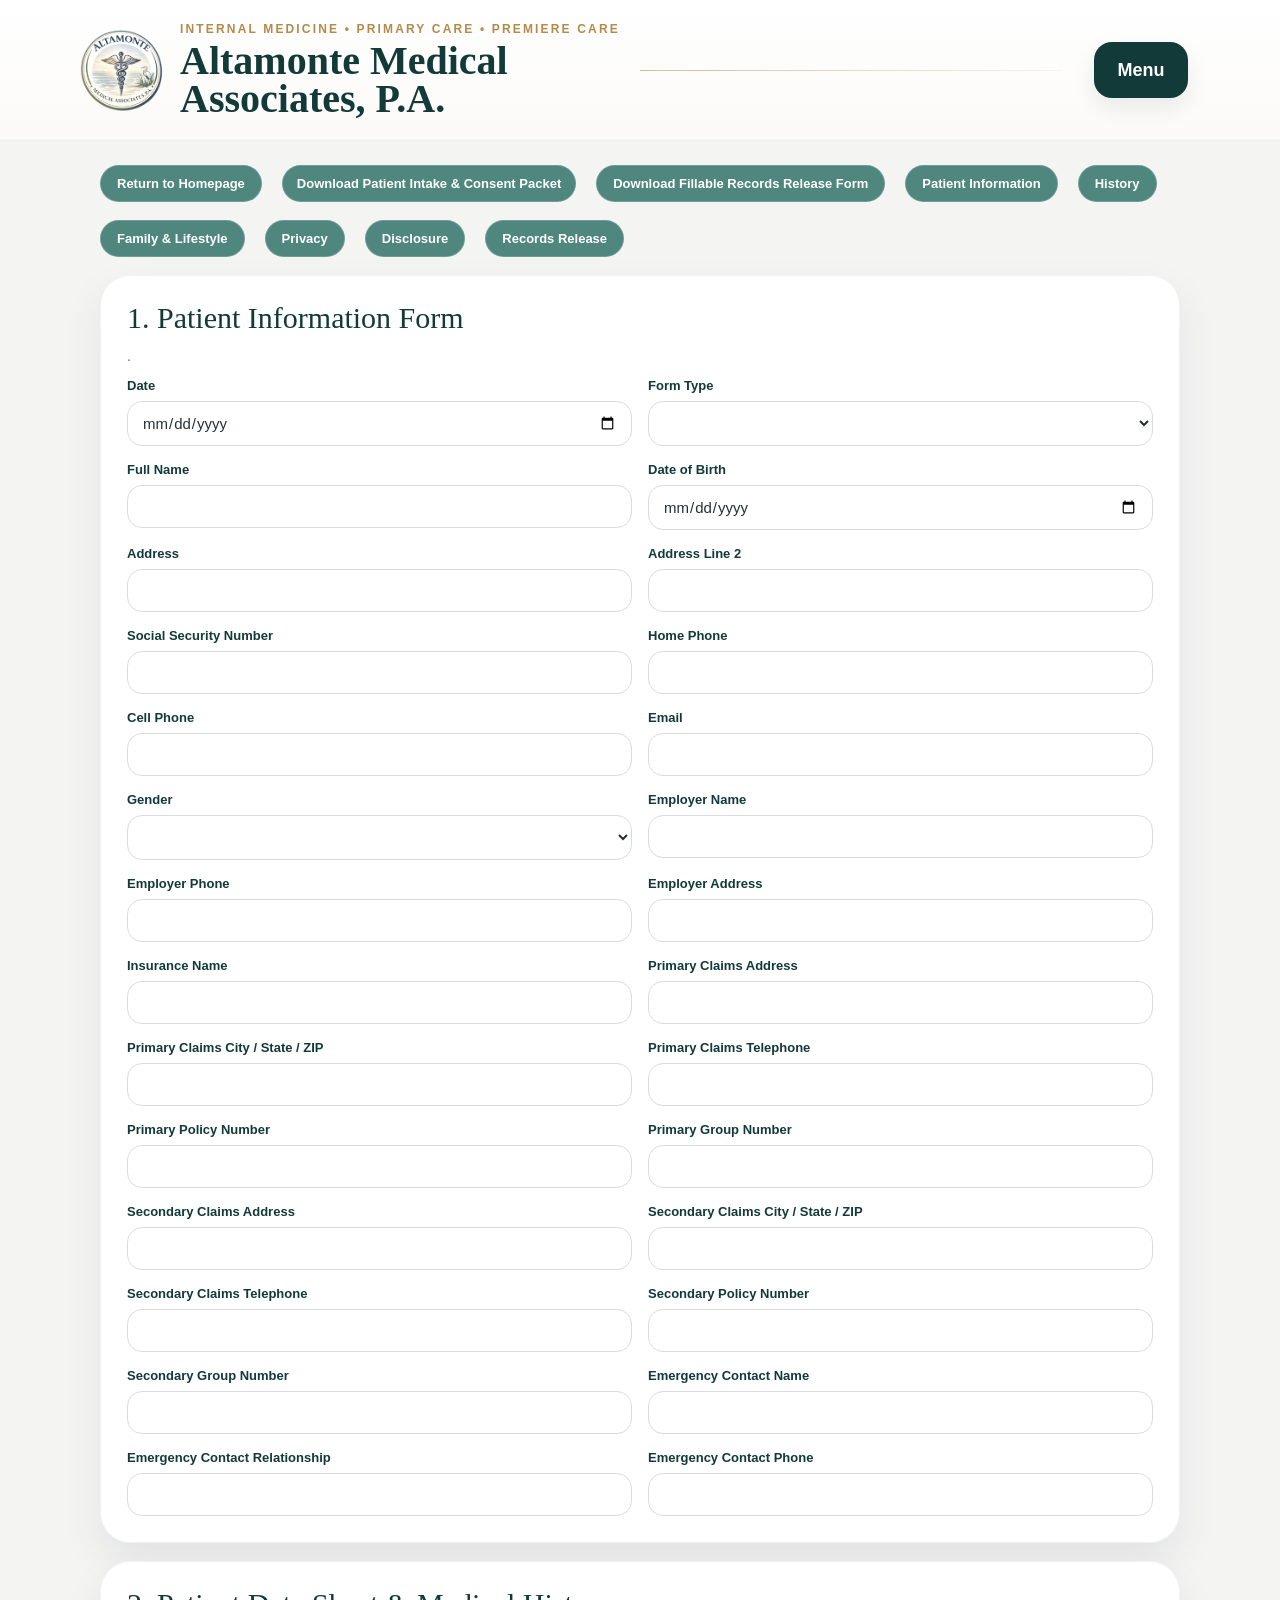
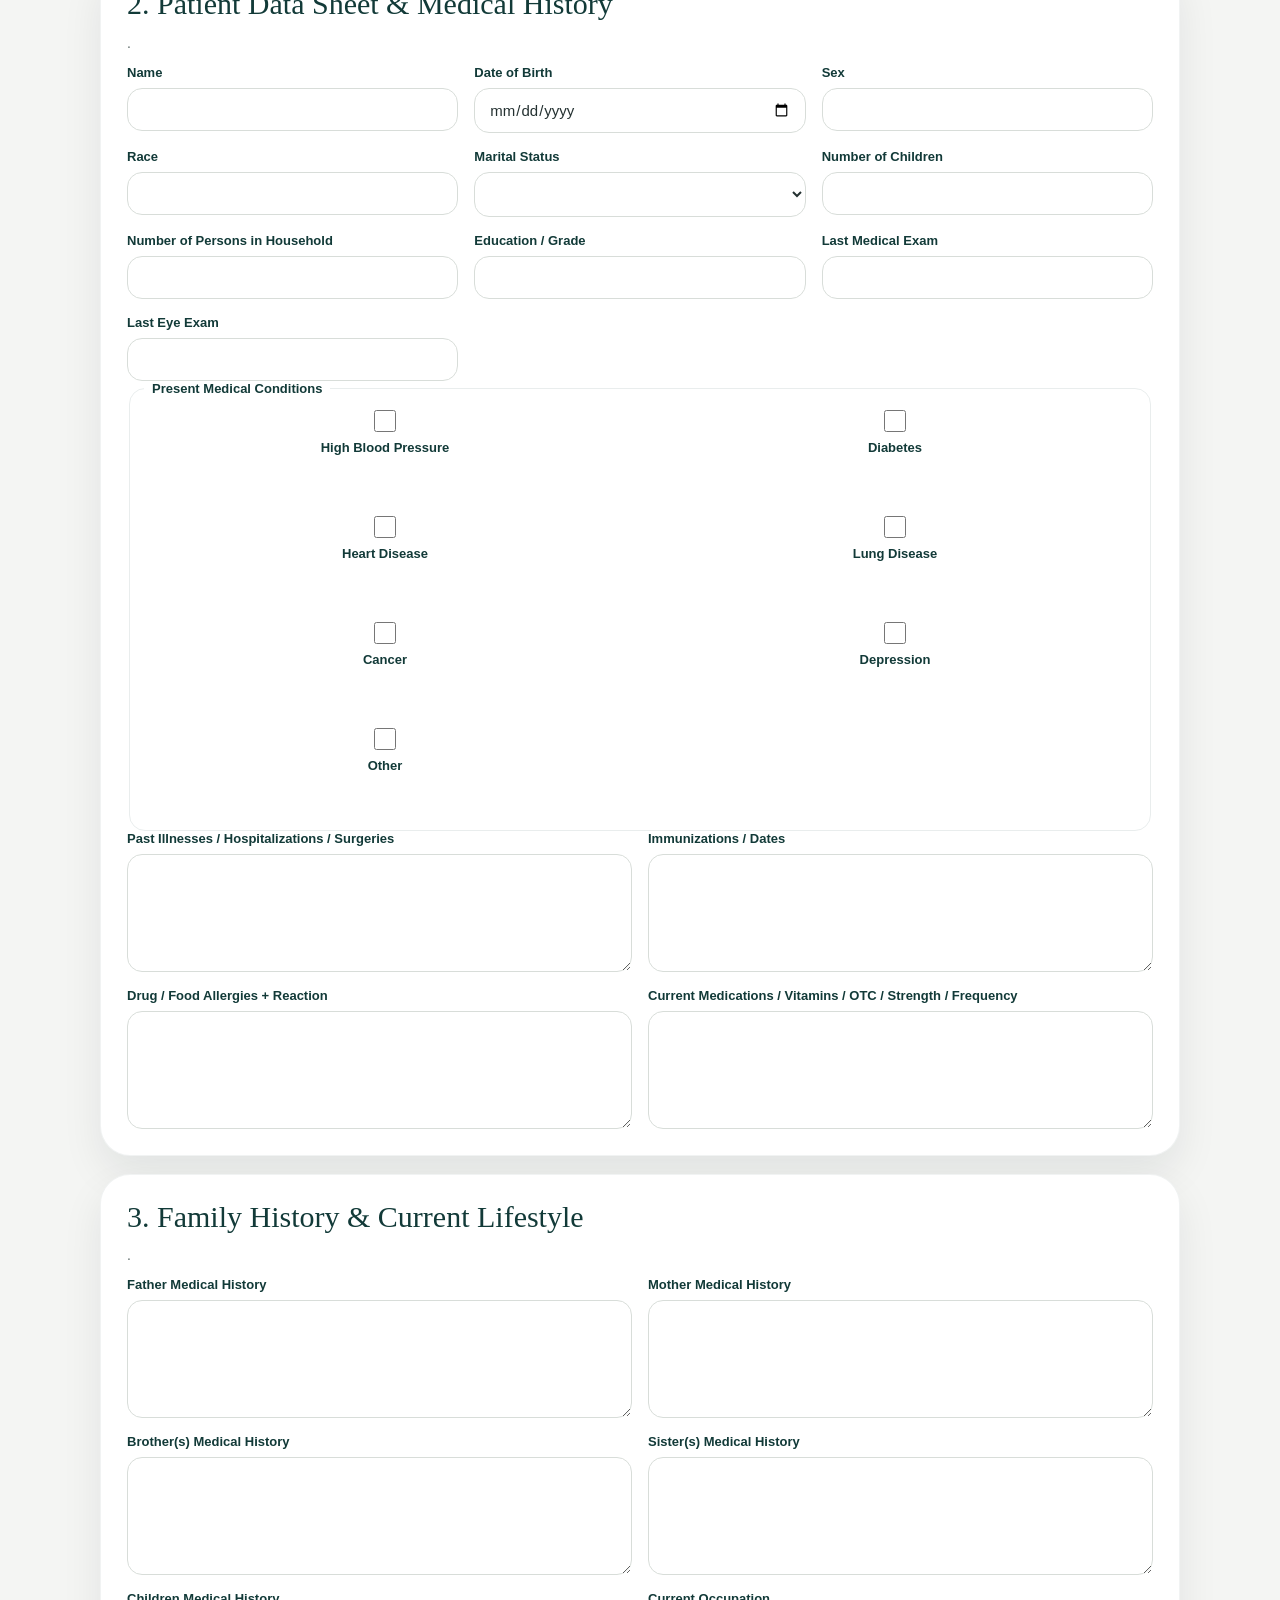
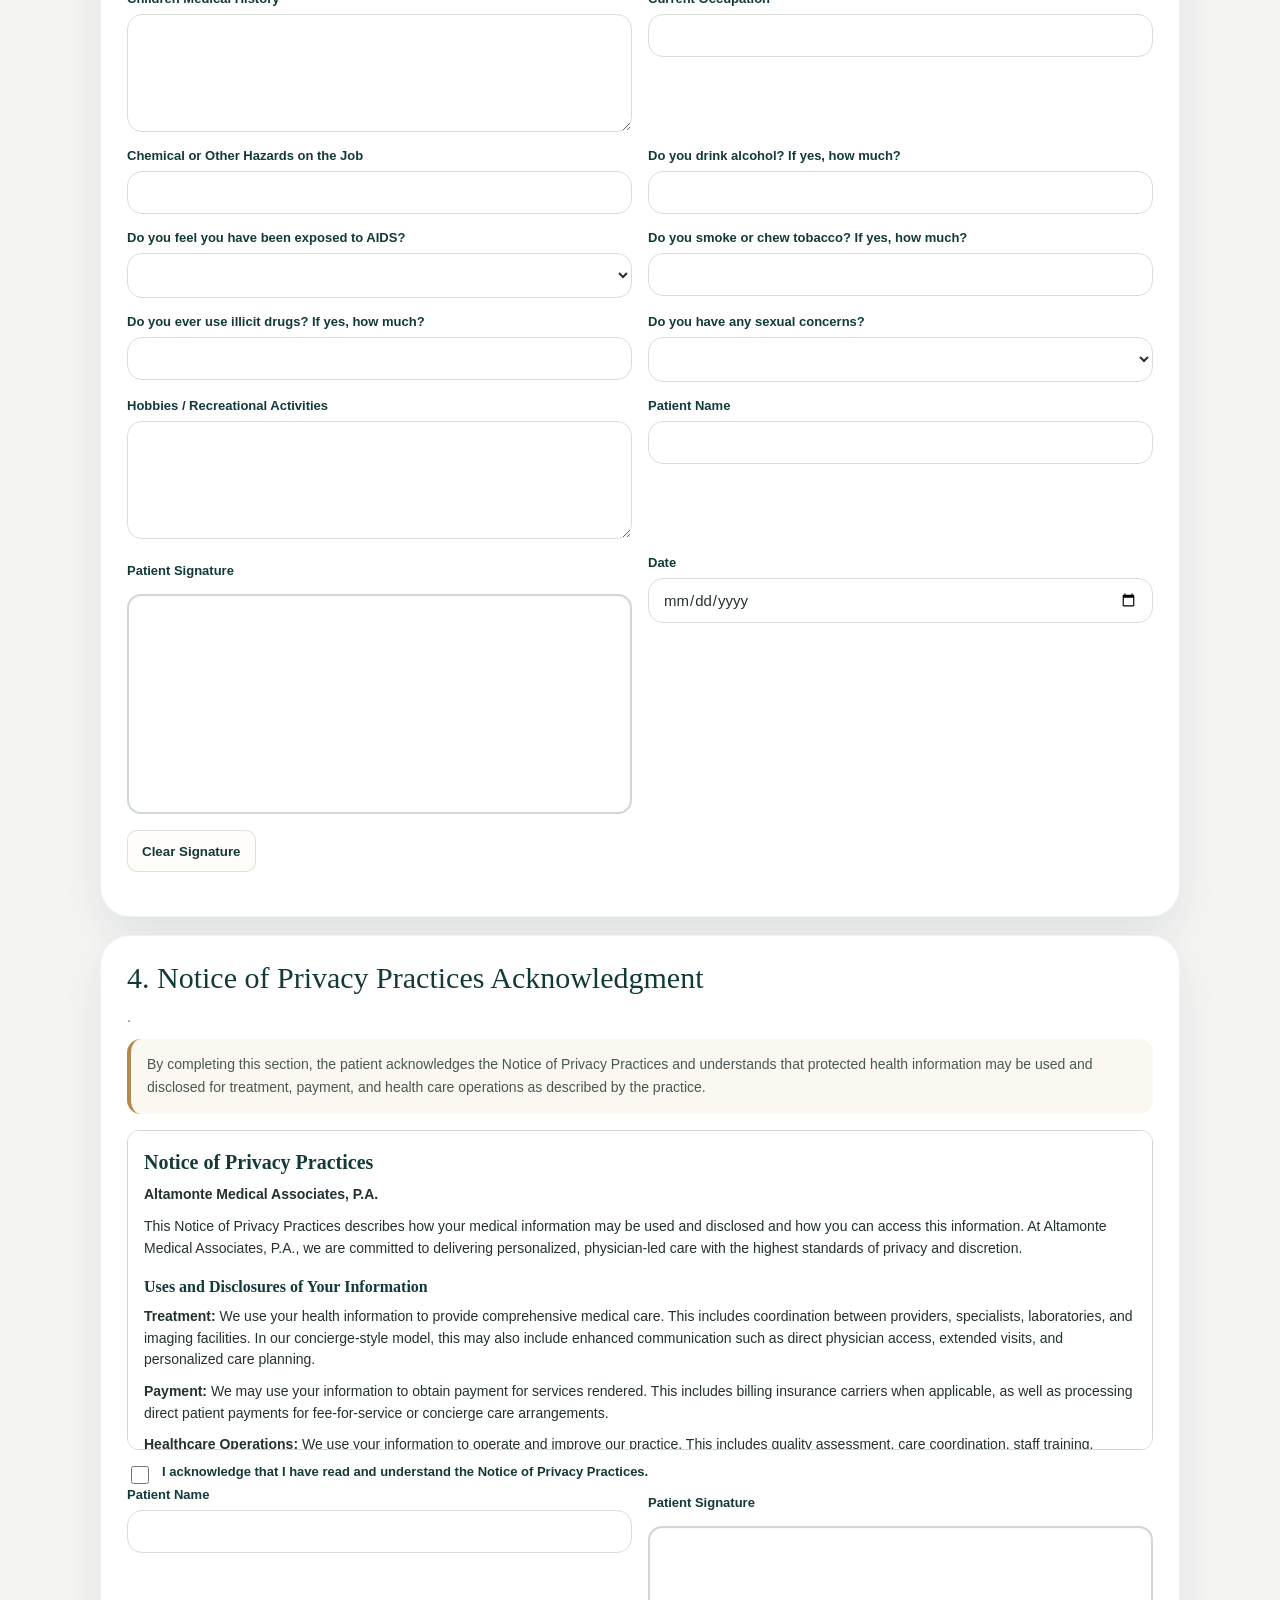
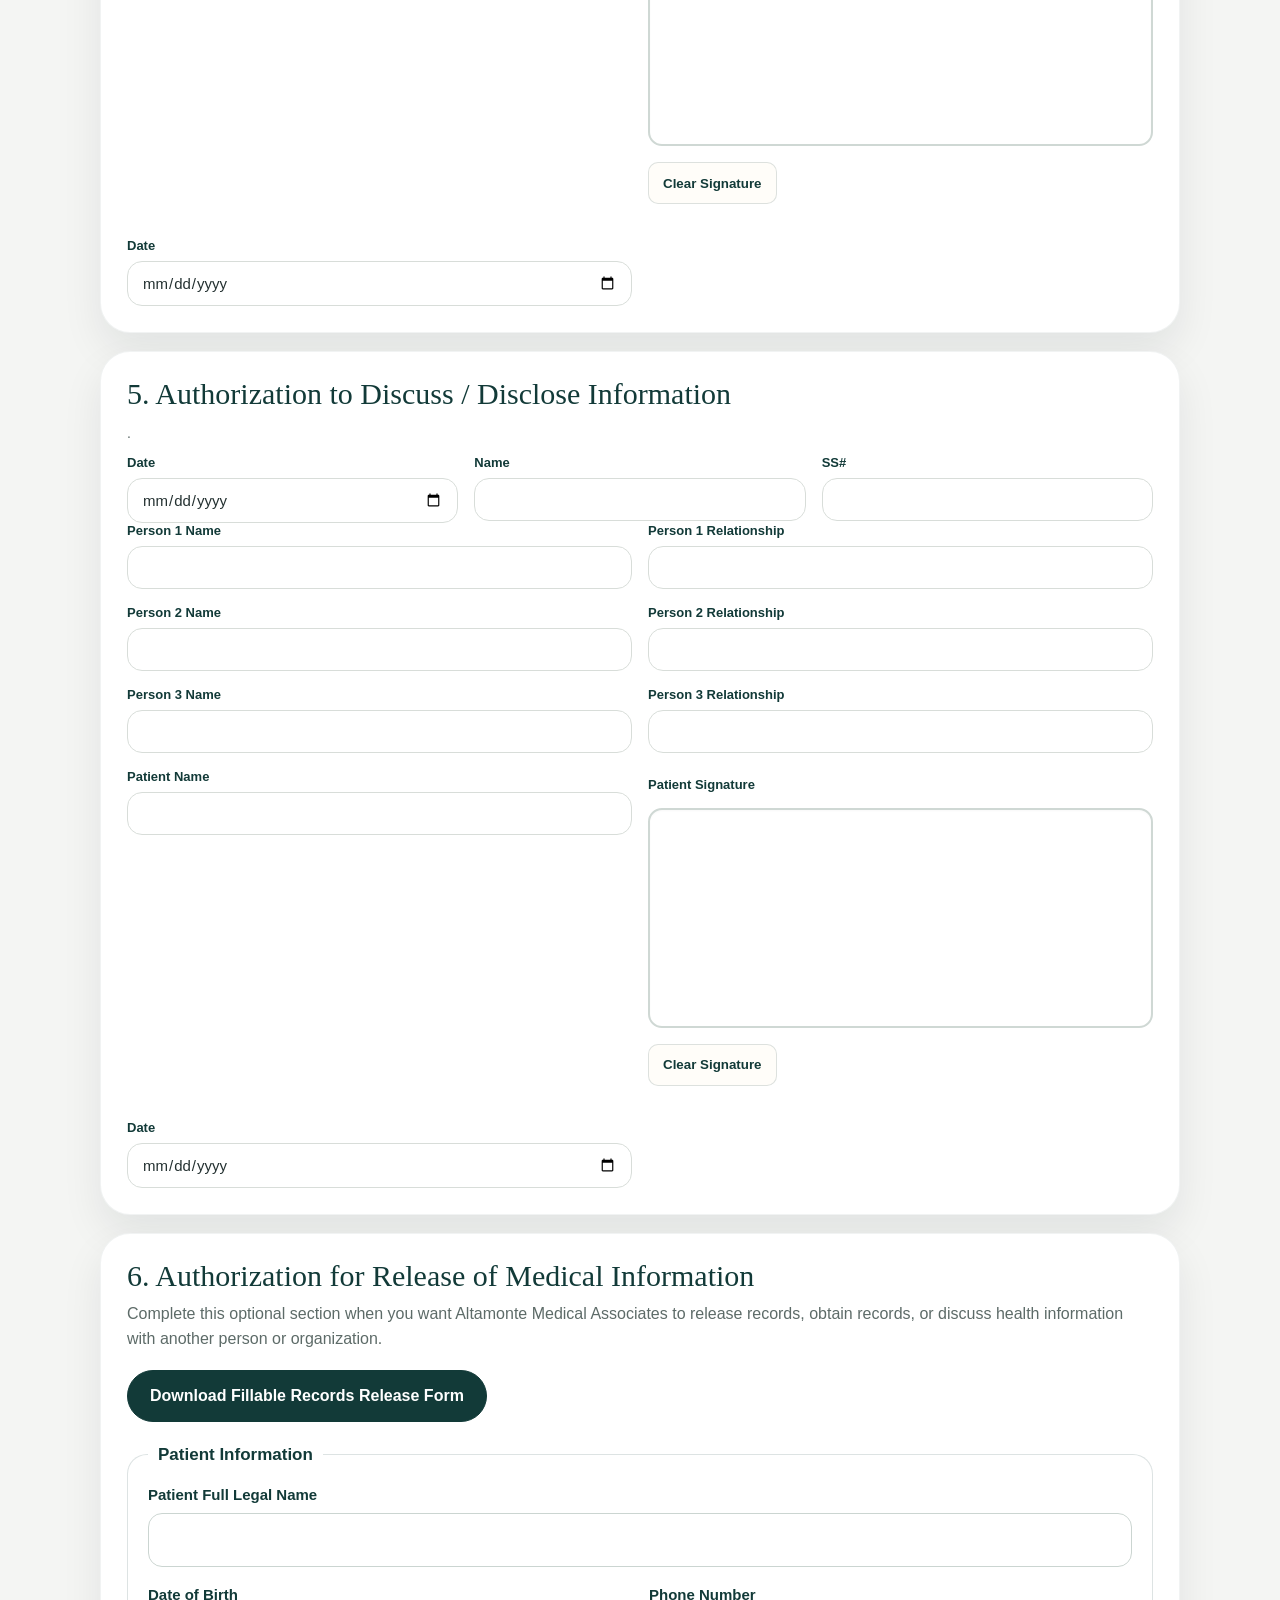
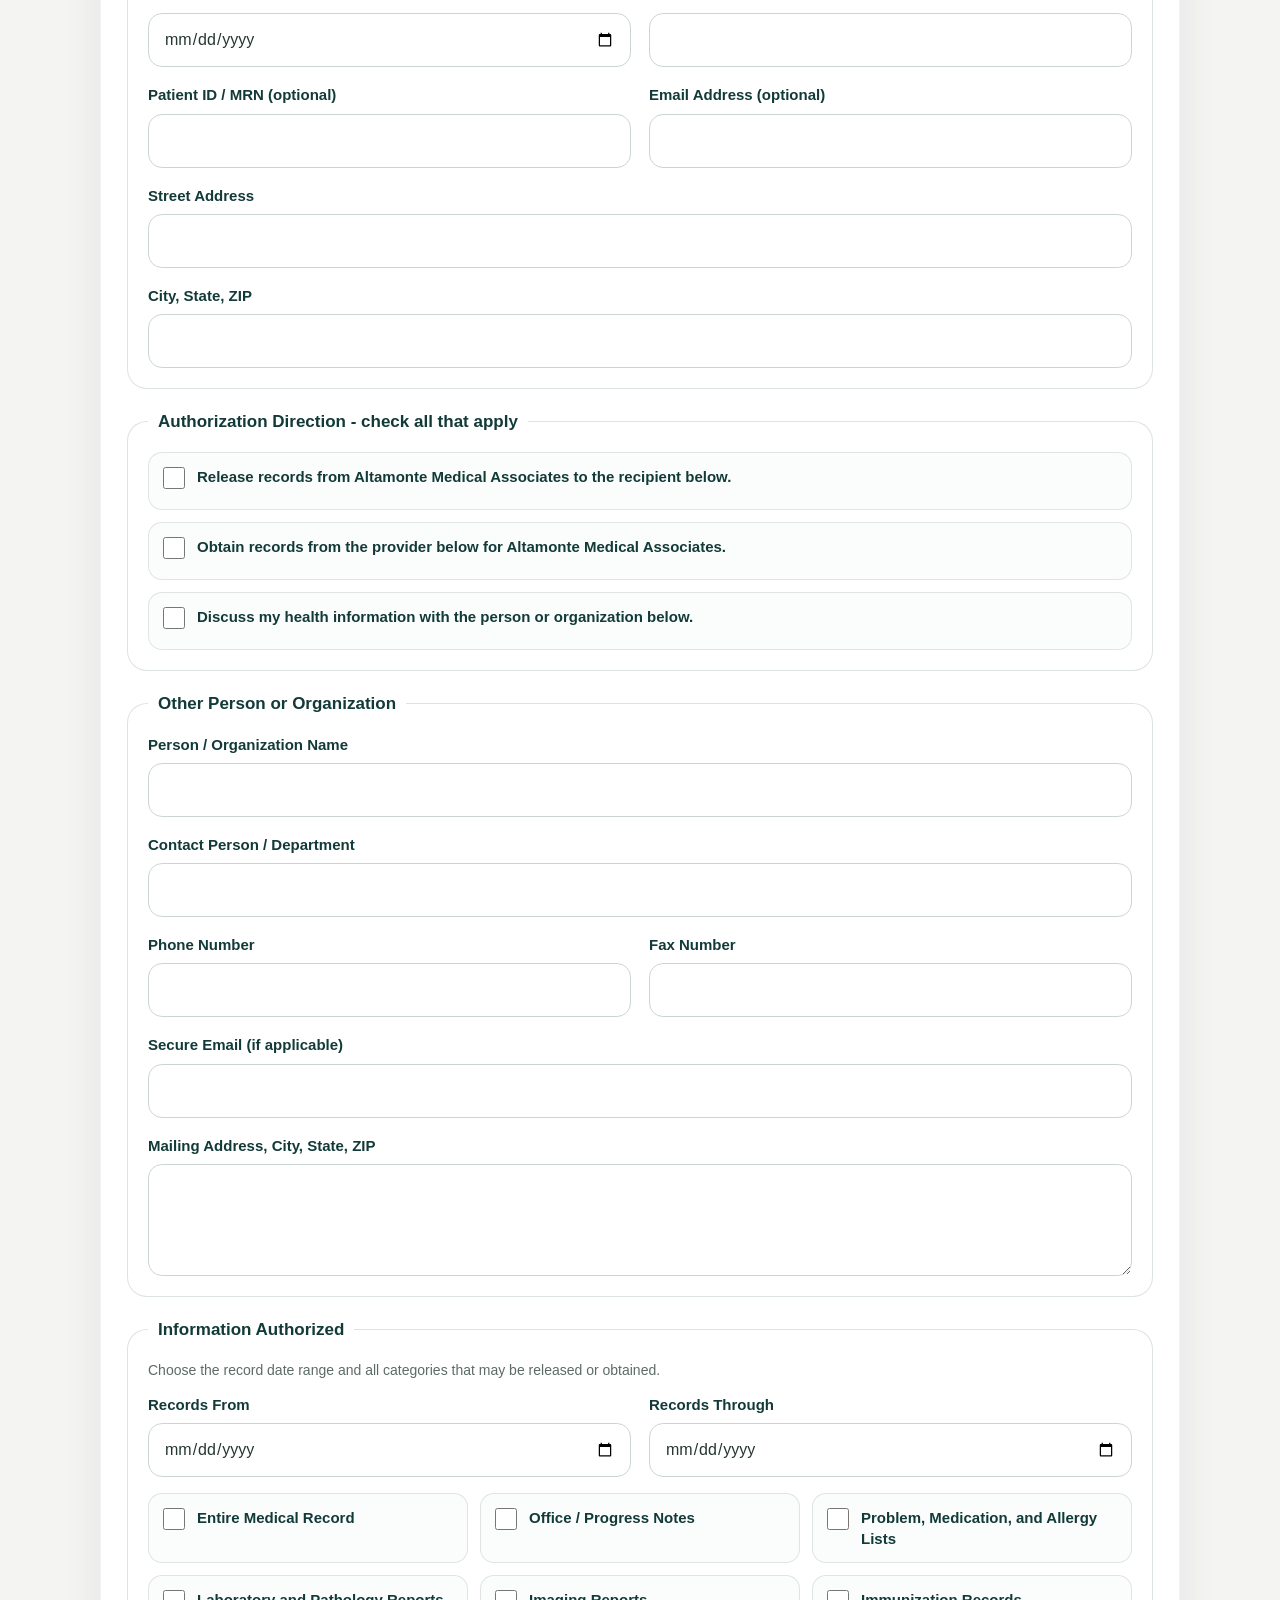
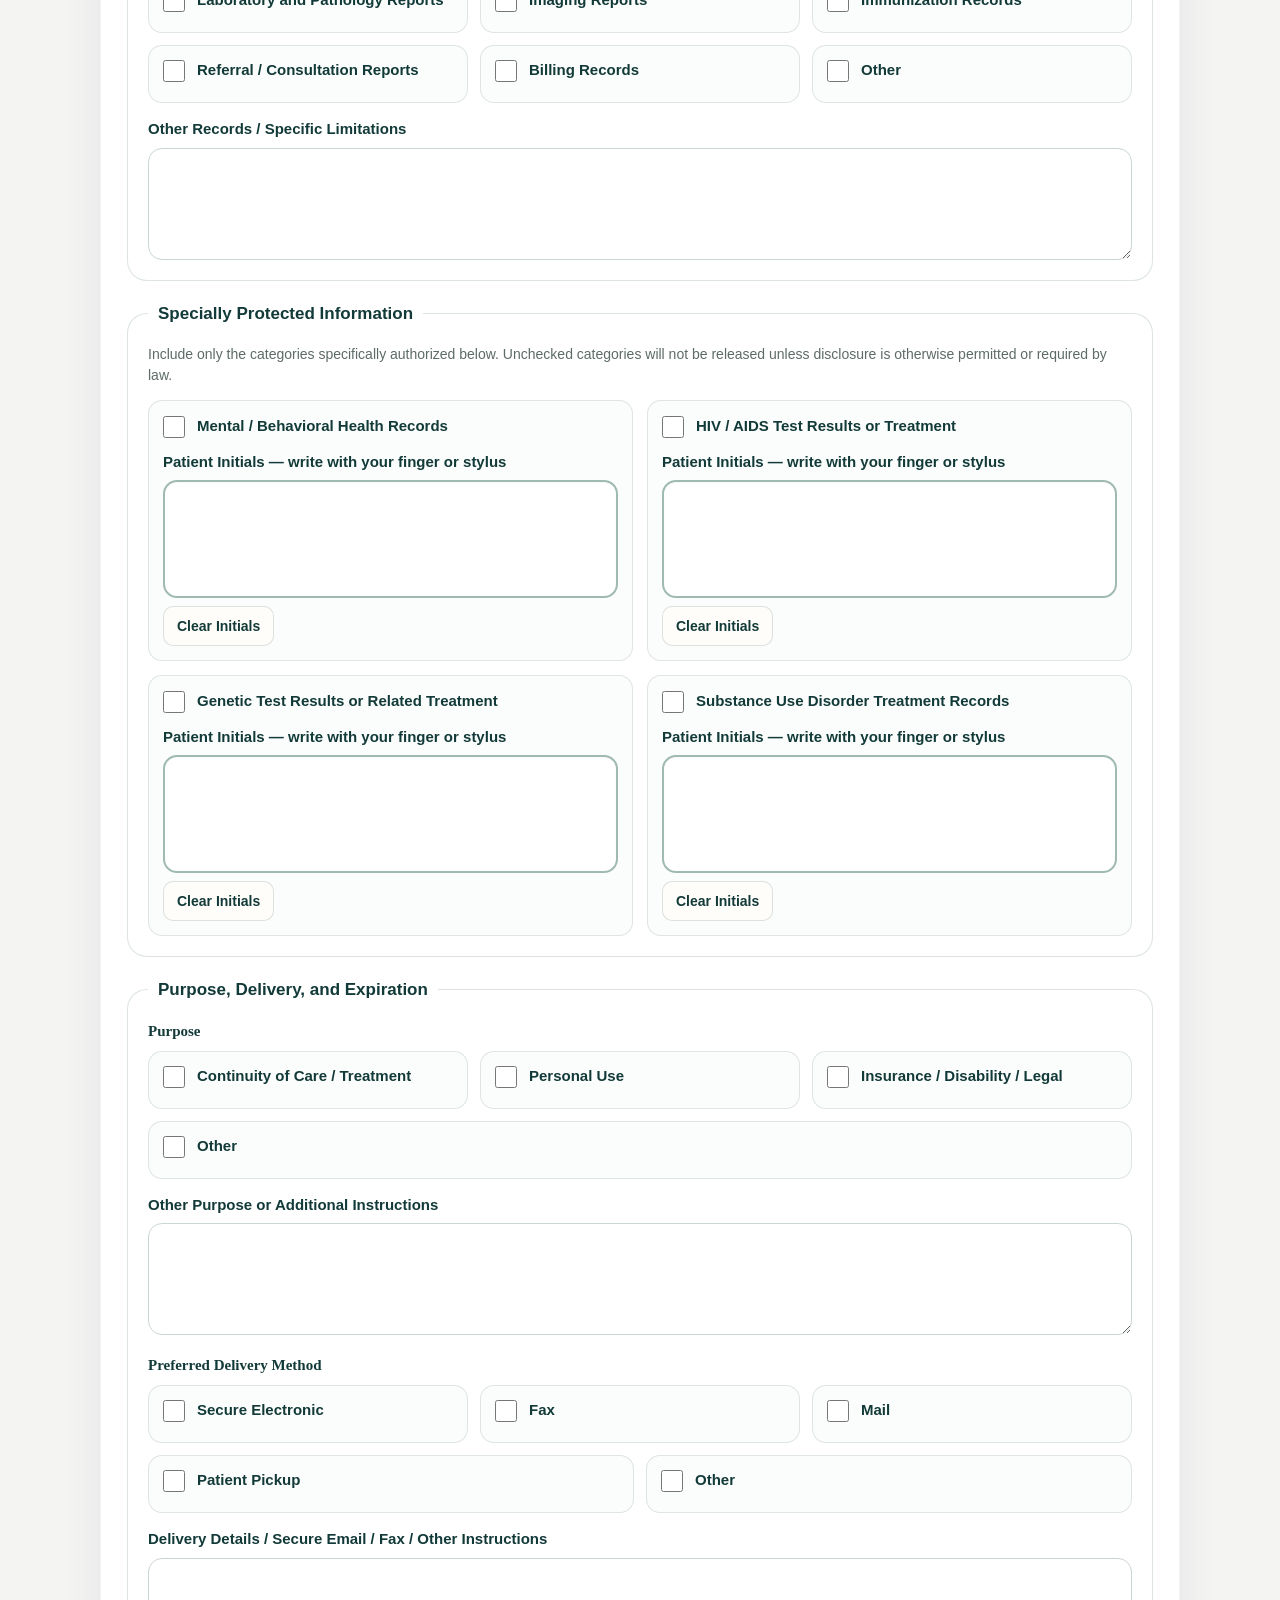
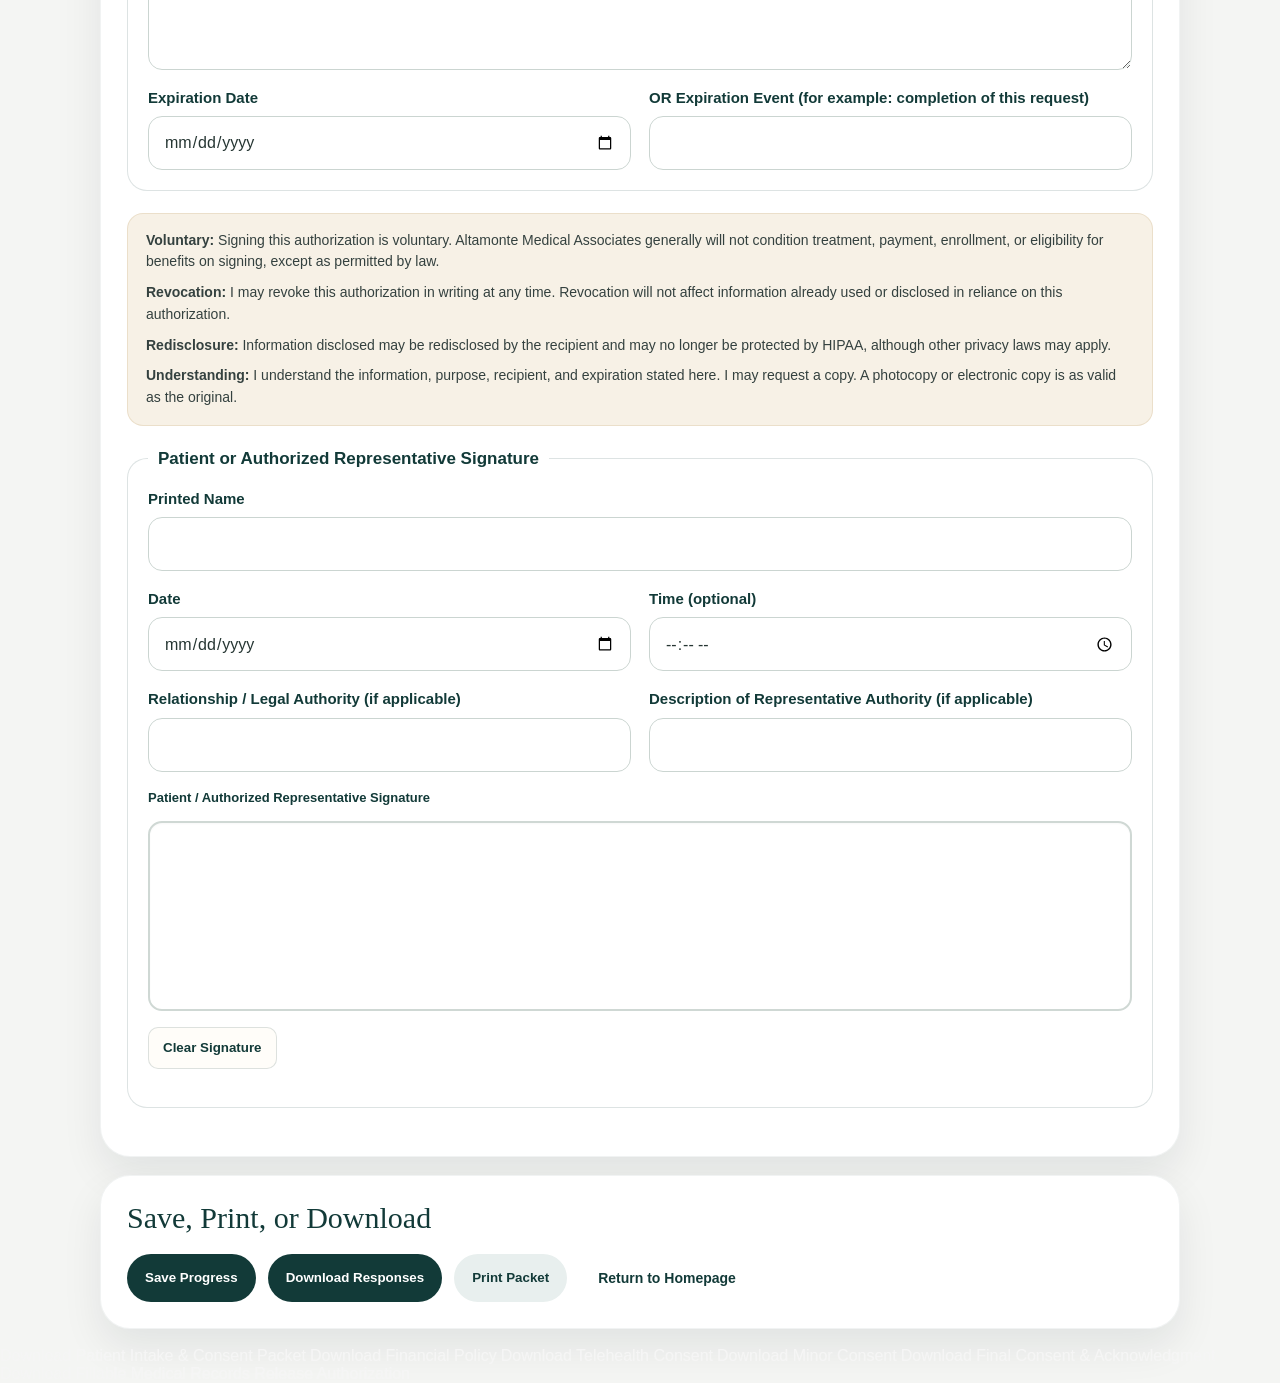
<file: digital-intake-packet.html>
<!DOCTYPE html>
<html lang="en"><head><meta charset="utf-8"/><meta content="width=device-width,initial-scale=1" name="viewport"/><title>Digital Intake Packet | Altamonte Medical Associates</title><link href="styles.css" rel="stylesheet"/><script defer="" src="script.js"></script>
<style id="restored-working-menu-style">
.topbar{position:sticky;top:0;z-index:2000;}
.brand{position:relative;}
#menuToggle,
.menu-toggle{
  display:inline-flex !important;
  align-items:center !important;
  justify-content:center !important;
  min-width:94px !important;
  height:56px !important;
  margin-left:18px !important;
  margin-right:6px !important;
  padding:0 18px !important;
  border-radius:18px !important;
  border:1px solid rgba(18,58,56,.10) !important;
  background:#123a38 !important;
  color:#ffffff !important;
  font-family:Arial,sans-serif !important;
  font-size:18px !important;
  font-weight:700 !important;
  line-height:1 !important;
  box-shadow:0 10px 22px rgba(16,24,40,.08) !important;
  cursor:pointer !important;
  flex:0 0 auto !important;
  transition:transform .18s ease, box-shadow .18s ease, background .18s ease !important;
  position:relative !important;
  right:auto !important;
  z-index:2101 !important;
}
#menuToggle:hover,
.menu-toggle:hover{
  transform:translateY(-2px) !important;
  box-shadow:0 10px 24px rgba(16,24,40,.10) !important;
  background:#184744 !important;
}
.mobile-menu{
  display:none !important;
  position:fixed !important;
  top:96px !important;
  right:16px !important;
  left:auto !important;
  width:min(270px, calc(100vw - 32px)) !important;
  z-index:2100 !important;
  opacity:0 !important;
  transform:translateY(-8px) !important;
  pointer-events:none !important;
  transition:opacity .22s ease, transform .22s ease !important;
}
.mobile-menu.open{
  display:block !important;
  opacity:1 !important;
  transform:translateY(0) !important;
  pointer-events:auto !important;
}
.mobile-menu-panel{
  width:100% !important;
  margin-left:auto !important;
  border-radius:18px !important;
  overflow:hidden !important;
  background:#fffdf9 !important;
  border:1px solid rgba(18,58,56,.10) !important;
  box-shadow:0 18px 38px rgba(16,24,40,.14) !important;
}
.mobile-menu-links a,
.mobile-menu-links a:visited,
.mobile-menu-links a:hover,
.mobile-menu-links a:active,
.mobile-menu-links a:focus{
  display:block !important;
  color:#123a38 !important;
  text-decoration:none !important;
  font-family:Arial,sans-serif !important;
  font-size:14px !important;
  font-weight:700 !important;
  background:#fffdf9 !important;
  border-bottom:1px solid rgba(18,58,56,.07) !important;
  padding:12px 14px !important;
}
.mobile-menu-links a:hover{
  background:#f4efe5 !important;
}
.mobile-menu-cta{
  display:grid !important;
  gap:8px !important;
  padding:12px !important;
  background:#fbf8f2 !important;
}
.call-dark{
  background:#123a38 !important;
  color:#fff !important;
  border:1px solid rgba(18,58,56,.10) !important;
}
@media (max-width:760px){
  .wrap{padding:0 16px !important;}
  #menuToggle,
  .menu-toggle{
    margin-right:0 !important;
    min-width:88px !important;
    height:52px !important;
    font-size:17px !important;
  }
  .mobile-menu{
    top:88px !important;
    right:12px !important;
    width:min(250px, calc(100vw - 24px)) !important;
  }
}
</style>
<style id="menu-open-visibility-fix">
.mobile-menu{
  display:none !important;
  position:fixed !important;
  top:96px !important;
  right:16px !important;
  left:auto !important;
  width:min(270px, calc(100vw - 32px)) !important;
  z-index:2100 !important;
  opacity:0 !important;
  transform:translateY(-8px) !important;
  pointer-events:none !important;
  transition:opacity .22s ease, transform .22s ease !important;
}
.mobile-menu.open{
  display:block !important;
  opacity:1 !important;
  transform:translateY(0) !important;
  pointer-events:auto !important;
}
@media (max-width:760px){
  .mobile-menu{
    top:88px !important;
    right:12px !important;
    width:min(250px, calc(100vw - 24px)) !important;
  }
}
</style>
<style id="mobile-header-size-fix">
@media (max-width:760px){
  .topbar{
    position:sticky !important;
    top:0 !important;
    z-index:2000 !important;
  }
  .wrap{
    padding:0 14px !important;
  }
  .brand{
    gap:10px !important;
    padding:12px 0 !important;
    align-items:center !important;
  }
  .brand-left{
    gap:10px !important;
    min-width:0 !important;
    flex:1 1 auto !important;
    align-items:center !important;
  }
  .site-logo,
  .logo,
  .brand-left img{
    width:56px !important;
    height:56px !important;
    max-width:56px !important;
    max-height:56px !important;
    flex:0 0 56px !important;
  }
  .kicker{
    font-size:9px !important;
    letter-spacing:.12em !important;
    line-height:1.2 !important;
  }
  .name{
    font-size:24px !important;
    line-height:.95 !important;
    margin-top:4px !important;
  }
  .line{
    display:none !important;
  }
  #menuToggle,
  .menu-toggle{
    min-width:74px !important;
    height:42px !important;
    margin-left:8px !important;
    margin-right:0 !important;
    padding:0 12px !important;
    font-size:14px !important;
    border-radius:12px !important;
    position:relative !important;
    right:auto !important;
    top:auto !important;
    flex:0 0 auto !important;
  }
  .mobile-menu{
    top:72px !important;
    right:10px !important;
    width:min(238px, calc(100vw - 20px)) !important;
  }
}
</style>
<style id="menu-mobile-nudge">
@media (max-width:760px){
  #menuToggle,
  .menu-toggle{
    margin-right:4px !important;
    transform:translateX(-4px) !important;
  }
}
</style>
<style id="global-menu-nudge">
#menuToggle,
.menu-toggle{
  transform:translateX(-6px) !important;
}
@media (max-width:760px){
  #menuToggle,
  .menu-toggle{
    transform:translateX(-8px) !important;
  }
}
</style>
<style id="packet-
&lt;div class=" signature-canvas-wrap"="">
  <label class="signature-canvas-label">signature:</label>
  <canvas id="signatureCanvas1" class="signature-canvas"></canvas>
  <div class="signature-actions">
    <button class="signature-clear-btn" data-clear-for="signatureCanvas1" type="button">Clear Signature</button>
  </div>
</div>
-upgrade">
.
<div class="signature-canvas-wrap">
  <label class="signature-canvas-label">signature:</label>
  <canvas id="signatureCanvas2" class="signature-canvas"></canvas>
  <div class="signature-actions">
    <button class="signature-clear-btn" data-clear-for="signatureCanvas2" type="button">Clear Signature</button>
  </div>
</div>
-canvas-wrap{
  margin-top:14px;
  margin-bottom:18px;
}
.
<div class="signature-canvas-wrap">
  <label class="signature-canvas-label">signature:</label>
  <canvas id="signatureCanvas3" class="signature-canvas"></canvas>
  <div class="signature-actions">
    <button class="signature-clear-btn" data-clear-for="signatureCanvas3" type="button">Clear Signature</button>
  </div>
</div>
-canvas-label{
  display:block;
  font-weight:700;
  margin-bottom:8px;
}
.
<div class="signature-canvas-wrap">
  <label class="signature-canvas-label">signature:</label>
  <canvas id="signatureCanvas4" class="signature-canvas"></canvas>
  <div class="signature-actions">
    <button class="signature-clear-btn" data-clear-for="signatureCanvas4" type="button">Clear Signature</button>
  </div>
</div>
-canvas{
  display:block;
  width:100%;
  max-width:760px;
  height:190px;
  border:2px solid #cfd8d4;
  border-radius:14px;
  background:#fff;
  touch-action:none;
  box-shadow:inset 0 1px 2px rgba(0,0,0,.03);
}
.
<div class="signature-canvas-wrap">
  <label class="signature-canvas-label">signature:</label>
  <canvas id="signatureCanvas5" class="signature-canvas"></canvas>
  <div class="signature-actions">
    <button class="signature-clear-btn" data-clear-for="signatureCanvas5" type="button">Clear Signature</button>
  </div>
</div>
-actions{
  display:flex;
  gap:10px;
  margin-top:8px;
  flex-wrap:wrap;
}
.
<div class="signature-canvas-wrap">
  <label class="signature-canvas-label">signature:</label>
  <canvas id="signatureCanvas6" class="signature-canvas"></canvas>
  <div class="signature-actions">
    <button class="signature-clear-btn" data-clear-for="signatureCanvas6" type="button">Clear Signature</button>
  </div>
</div>
-clear-btn{
  display:inline-flex;
  align-items:center;
  justify-content:center;
  min-height:40px;
  padding:8px 14px;
  border-radius:10px;
  border:1px solid rgba(18,58,56,.14);
  background:#fffdf9;
  color:#123a38;
  font-weight:700;
  cursor:pointer;
}
@media (max-width:760px){
  .
<div class="signature-canvas-wrap">
  <label class="signature-canvas-label">signature:</label>
  <canvas id="signatureCanvas7" class="signature-canvas"></canvas>
  <div class="signature-actions">
    <button class="signature-clear-btn" data-clear-for="signatureCanvas7" type="button">Clear Signature</button>
  </div>
</div>
-canvas{
    max-width:100%;
    height:220px;
  }
}
</style>
<style id="packet-
&lt;div class=" signature-canvas-wrap"="">
  <label class="signature-canvas-label">signature:</label>
  <canvas id="signatureCanvas8" class="signature-canvas"></canvas>
  <div class="signature-actions">
    <button class="signature-clear-btn" data-clear-for="signatureCanvas8" type="button">Clear Signature</button>
  </div>
</div>
-real-upgrade">
.
<div class="signature-canvas-wrap">
  <label class="signature-canvas-label">signature:</label>
  <canvas id="signatureCanvas9" class="signature-canvas"></canvas>
  <div class="signature-actions">
    <button class="signature-clear-btn" data-clear-for="signatureCanvas9" type="button">Clear Signature</button>
  </div>
</div>
-canvas-wrap{
  margin-top:14px;
  margin-bottom:20px;
}
.
<div class="signature-canvas-wrap">
  <label class="signature-canvas-label">signature:</label>
  <canvas id="signatureCanvas10" class="signature-canvas"></canvas>
  <div class="signature-actions">
    <button class="signature-clear-btn" data-clear-for="signatureCanvas10" type="button">Clear Signature</button>
  </div>
</div>
-canvas-label{
  display:block;
  font-weight:700;
  margin-bottom:8px;
}
.signature-canvas{
  display:block;
  width:100%;
  max-width:760px;
  height:220px;
  border:2px solid #cfd8d4;
  border-radius:14px;
  background:#fff;
  touch-action:none;
  box-shadow:inset 0 1px 2px rgba(0,0,0,.03);
}
.signature-actions{
  display:flex;
  gap:10px;
  margin-top:8px;
  flex-wrap:wrap;
}
.signature-clear-btn{
  display:inline-flex;
  align-items:center;
  justify-content:center;
  min-height:42px;
  padding:8px 14px;
  border-radius:10px;
  border:1px solid rgba(18,58,56,.14);
  background:#fffdf9;
  color:#123a38;
  font-weight:700;
  cursor:pointer;
}
@media (max-width:760px){
  .signature-canvas{
    max-width:100%;
    height:240px;
  }
}
</style>
<style id="actual-signature-pad-upgrade">
.signature-pad-wrap{
  margin-top:8px;
  margin-bottom:18px;
}
.signature-pad-label{
  display:block;
  font-weight:700;
  margin-bottom:8px;
}
.signature-pad{
  display:block;
  width:100%;
  max-width:760px;
  height:220px;
  border:2px solid #cfd8d4;
  border-radius:14px;
  background:#fff;
  touch-action:none;
  box-shadow:inset 0 1px 2px rgba(0,0,0,.03);
}
.signature-pad-actions{
  display:flex;
  gap:10px;
  margin-top:8px;
  flex-wrap:wrap;
}
.signature-pad-clear{
  display:inline-flex;
  align-items:center;
  justify-content:center;
  min-height:42px;
  padding:8px 14px;
  border-radius:10px;
  border:1px solid rgba(18,58,56,.14);
  background:#fffdf9;
  color:#123a38;
  font-weight:700;
  cursor:pointer;
}
@media (max-width:760px){
  .signature-pad{
    max-width:100%;
    height:240px;
  }
}
</style>
<style id="final-clean-checkbox-alignment">
fieldset .inline{
  display:grid !important;
  grid-template-columns:repeat(2, minmax(0, 1fr)) !important;
  gap:18px 28px !important;
  align-items:start !important;
}
fieldset .inline label{
  display:flex !important;
  flex-direction:column !important;
  align-items:center !important;
  justify-content:flex-start !important;
  text-align:center !important;
  gap:8px !important;
  min-height:88px !important;
  margin:0 !important;
}
fieldset .inline input[type='checkbox']{
  width:22px !important;
  height:22px !important;
  margin:0 auto !important;
  position:static !important;
  display:block !important;
}
@media (max-width:760px){
  fieldset .inline{
    gap:16px 20px !important;
  }
  fieldset .inline label{
    min-height:84px !important;
  }
}
</style>
<style id="hipaa-scroll-embed-style">
.hipaa-container{
  margin-top:16px;
}
.hipaa-scroll{
  max-height:320px;
  overflow-y:auto;
  padding:16px;
  border:1px solid #cfd8d4;
  border-radius:12px;
  background:#fff;
  font-size:14px;
  line-height:1.55;
}
.hipaa-scroll h3{
  margin:0 0 6px;
  font-size:20px;
  color:#123a38;
}
.hipaa-scroll h4{
  margin:16px 0 6px;
  font-size:16px;
  color:#123a38;
}
.hipaa-scroll p{
  margin:0 0 10px;
}
.hipaa-scroll ul{
  margin:0 0 10px 18px;
  padding:0;
}
.hipaa-ack{
  margin-top:14px;
}
.hipaa-ack label{
  display:flex !important;
  flex-direction:row !important;
  align-items:flex-start !important;
  gap:10px !important;
  text-align:left !important;
  min-height:auto !important;
}
.hipaa-ack input[type='checkbox']{
  width:18px !important;
  height:18px !important;
  margin-top:2px !important;
  flex:0 0 auto !important;
}
</style>
<style id="digital-packet-menu-scroll-only-fix">
/* Only fix menu scrolling on Digital Intake Packet page */
.mobile-menu{
  display:none !important;
  position:fixed !important;
  top:96px !important;
  right:16px !important;
  left:auto !important;
  width:min(270px, calc(100vw - 32px)) !important;
  z-index:2100 !important;
  opacity:0 !important;
  transform:translateY(-8px) !important;
  pointer-events:none !important;
  transition:opacity .22s ease, transform .22s ease !important;
}
.mobile-menu.open{
  display:block !important;
  opacity:1 !important;
  transform:translateY(0) !important;
  pointer-events:auto !important;
}
.mobile-menu-panel{
  max-height:82vh !important;
  overflow-y:auto !important;
  overflow-x:hidden !important;
  -webkit-overflow-scrolling:touch !important;
  overscroll-behavior:contain !important;
  touch-action:pan-y !important;
}
.mobile-menu-links{
  max-height:none !important;
}
.mobile-menu-cta{
  position:relative !important;
  bottom:0 !important;
  padding-bottom:14px !important;
}
@media (max-width:760px){
  .mobile-menu{
    top:72px !important;
    right:10px !important;
    width:min(238px, calc(100vw - 20px)) !important;
  }
  .mobile-menu-panel{
    max-height:78vh !important;
  }
}
</style>
<style id="menu-cta-revert-green-fix">
/* ONLY menu CTA buttons (not hero buttons) */
.mobile-menu .mobile-menu-cta a,
.mobile-menu-cta a{
  background:#0f5a54 !important;
  color:#ffffff !important;
  border:none !important;
  border-radius:999px !important;
  padding:10px 16px !important;
  font-size:16px !important;
  font-weight:700 !important;
  min-height:auto !important;
  width:auto !important;
  display:flex !important;
  align-items:center !important;
  justify-content:center !important;
}
.mobile-menu .mobile-menu-cta a:visited,
.mobile-menu .mobile-menu-cta a:hover,
.mobile-menu .mobile-menu-cta a:active,
.mobile-menu .mobile-menu-cta a:focus{
  background:#0f5a54 !important;
  color:#ffffff !important;
}
</style>
<style id="fix-link-color-offwhite">
/* Force override purple links */
a,
a:link,
a:visited,
a:hover,
a:active {
  color: #f5f5f5 !important;
  text-decoration: none !important;
}

/* specifically target hero links */
.hero a,
.hero-actions a,
.button-link,
.link-button {
  color: #f5f5f5 !important;
}
</style>
<style id="digital-packet-top-text-visibility-fix">
/* Make the top chip/button text visible on the Digital Intake Packet page */
.pill,
.pill a,
.pill span,
.pill button,
.form-chip,
.form-chip a,
.form-chip span,
.form-chip button,
.top-pills .pill,
.top-pills .pill a,
.top-pills .pill span,
.top-pills .pill button{
  color:#365a58 !important;
  opacity:1 !important;
  text-shadow:none !important;
}

/* Keep chips consistent with page style */
.pill,
.form-chip,
.top-pills .pill{
  border-color: rgba(54,90,88,.18) !important;
}
</style>
<style id="digital-packet-text-white-fix">
/* Force top bubble text to be white and visible */
.pill, .pill *, 
.form-chip, .form-chip *,
.top-pills .pill, .top-pills .pill *{
  color: #ffffff !important;
  opacity: 1 !important;
  -webkit-text-fill-color: #ffffff !important;
}

/* Ensure bubble background contrast */
.pill,
.form-chip,
.top-pills .pill{
  background: rgba(255,255,255,0.08) !important;
  border: 1px solid rgba(255,255,255,0.2) !important;
}
</style>
<style id="digital-packet-nav-chips-green-white-fix">
.nav a,
.nav a:link,
.nav a:visited,
.nav a:hover,
.nav a:active,
.nav a:focus{
  display:inline-flex !important;
  align-items:center !important;
  justify-content:center !important;
  color:#ffffff !important;
  -webkit-text-fill-color:#ffffff !important;
  opacity:1 !important;
  background:rgba(255,255,255,0.08) !important;
  border:1px solid rgba(255,255,255,0.14) !important;
  border-radius:999px !important;
  text-decoration:none !important;
  box-shadow:none !important;
}
</style>
<style id="mobile-render-compat-fix">
html, body{
  -webkit-text-size-adjust:100%;
  text-size-adjust:100%;
}
.mobile-menu,
.mobile-menu-panel{
  -webkit-transform:translateZ(0);
  transform:translateZ(0);
  backface-visibility:hidden;
  -webkit-backface-visibility:hidden;
}
.mobile-menu{
  will-change:transform, opacity;
}
.mobile-menu-panel{
  overflow-y:auto !important;
  overflow-x:hidden !important;
  -webkit-overflow-scrolling:touch !important;
  overscroll-behavior:contain !important;
  touch-action:pan-y !important;
}
.menu-toggle,
#menuToggle{
  -webkit-tap-highlight-color:transparent;
  touch-action:manipulation;
}
.mobile-menu-links a,
.mobile-menu-cta a{
  -webkit-tap-highlight-color:transparent;
  touch-action:manipulation;
}
@supports (-webkit-touch-callout:none){
  .mobile-menu{
    position:fixed !important;
  }
  .mobile-menu-panel{
    max-height:78svh !important;
  }
}
</style>
<style id="iphone-menu-color-stability-fix">
/* Prevent washed-out white menus on iPhone */
.mobile-menu,
.mobile-menu-panel{
  background:#fffdf9 !important;
  color:#123a38 !important;
  -webkit-text-fill-color:#123a38 !important;
}
.mobile-menu-links,
.mobile-menu-links a,
.mobile-menu-links a:link,
.mobile-menu-links a:visited,
.mobile-menu-links a:hover,
.mobile-menu-links a:active,
.mobile-menu-links a:focus{
  background:#fffdf9 !important;
  color:#123a38 !important;
  -webkit-text-fill-color:#123a38 !important;
  opacity:1 !important;
}
.mobile-menu-cta{
  background:#fffdf9 !important;
}
.mobile-menu-cta a,
.mobile-menu-cta a:link,
.mobile-menu-cta a:visited,
.mobile-menu-cta a:hover,
.mobile-menu-cta a:active,
.mobile-menu-cta a:focus,
.menu-call-btn,
.menu-call-btn:link,
.menu-call-btn:visited,
.menu-call-btn:hover,
.menu-call-btn:active,
.menu-call-btn:focus{
  background:#0f5a54 !important;
  color:#ffffff !important;
  -webkit-text-fill-color:#ffffff !important;
  opacity:1 !important;
}
@supports (-webkit-touch-callout:none){
  .mobile-menu,
  .mobile-menu-panel,
  .mobile-menu-links,
  .mobile-menu-links a{
    background:#fffdf9 !important;
    color:#123a38 !important;
    -webkit-text-fill-color:#123a38 !important;
  }
  .mobile-menu-cta a,
  .menu-call-btn{
    background:#0f5a54 !important;
    color:#ffffff !important;
    -webkit-text-fill-color:#ffffff !important;
  }
}
</style>
<style id="digital-packet-chips-readable-fix">
/* Make top chips readable: lighter green with white writing */
.nav a,
.nav a:link,
.nav a:visited,
.nav a:hover,
.nav a:active,
.nav a:focus,
.pill,
.pill a,
.pill span,
.form-chip,
.form-chip a,
.form-chip span,
.top-pills .pill,
.top-pills .pill a,
.top-pills .pill span{
  color:#ffffff !important;
  -webkit-text-fill-color:#ffffff !important;
  opacity:1 !important;
}
.nav a,
.pill,
.form-chip,
.top-pills .pill{
  background:rgba(79, 134, 126, 0.78) !important;
  border:1px solid rgba(255,255,255,0.18) !important;
  box-shadow:none !important;
}
</style>
<style id="packet-chip-inline-fallback">
.nav,
.nav *{
  opacity:1 !important;
  filter:none !important;
}
.nav a,
.nav a:link,
.nav a:visited,
.nav a:hover,
.nav a:active,
.nav a:focus{
  background:#4f867e !important;
  color:#ffffff !important;
  -webkit-text-fill-color:#ffffff !important;
  border:1px solid rgba(255,255,255,0.18) !important;
  text-decoration:none !important;
}
</style>
<style id="final-mobile-menu-visibility-fix">
.mobile-menu.open{display:block !important; opacity:1 !important; pointer-events:auto !important;}
.mobile-menu-panel{max-height:calc(100vh - 92px) !important; overflow-y:auto !important; -webkit-overflow-scrolling:touch !important;}
.mobile-menu-links{display:block !important; max-height:none !important; overflow:visible !important;}
.mobile-menu-links a{display:block !important; visibility:visible !important; opacity:1 !important;}
.mobile-menu-cta{position:relative !important; display:grid !important;}
</style>
<style id="records-release-responsive-layout-v2">
/* Records Release section: clean, accessible desktop and mobile layout */
#section-6,
#section-6 *{box-sizing:border-box;}
#section-6{overflow:hidden;}
#section-6 .release-intro{font-size:16px;line-height:1.55;margin:0 0 18px;color:#5d6b68;}
#section-6 .release-download-row{margin:0 0 22px;}
#section-6 .release-download-button{
  display:inline-flex!important;align-items:center!important;justify-content:center!important;
  min-height:52px!important;padding:13px 22px!important;border-radius:999px!important;
  background:#123a38!important;color:#fff!important;-webkit-text-fill-color:#fff!important;
  border:1px solid #123a38!important;text-decoration:none!important;font-size:16px!important;
  font-weight:700!important;line-height:1.25!important;text-align:center!important;
}
#section-6 .release-fieldset{
  margin:0 0 22px!important;padding:20px!important;border:1px solid rgba(18,58,56,.14)!important;
  border-radius:20px!important;background:#fff!important;min-width:0!important;
}
#section-6 .release-fieldset legend{
  padding:0 10px!important;color:#123a38!important;font-size:17px!important;
  font-weight:800!important;line-height:1.25!important;background:#fff!important;
}
#section-6 .release-help{margin:0 0 14px;color:#5d6b68;font-size:14px;line-height:1.5;}
#section-6 .release-grid{
  display:flex!important;flex-wrap:wrap!important;gap:18px!important;align-items:flex-start!important;
  width:100%!important;min-width:0!important;
}
#section-6 .release-grid + .release-grid{margin-top:18px!important;}
#section-6 .release-field{
  display:flex!important;flex-direction:column!important;gap:8px!important;
  flex:1 1 320px!important;min-width:0!important;width:auto!important;max-width:100%!important;
}
#section-6 .release-span-2{flex:1 1 100%!important;width:100%!important;}
#section-6 .release-field label,
#section-6 .release-subheading{display:block!important;color:#123a38!important;font-size:15px!important;font-weight:800!important;line-height:1.35!important;text-align:left!important;margin:0!important;min-height:0!important;}
#section-6 .release-field input:not([type='checkbox']),
#section-6 .release-field select,
#section-6 .release-field textarea{
  display:block!important;width:100%!important;max-width:100%!important;min-width:0!important;
  min-height:54px!important;padding:13px 15px!important;border:1.5px solid #cbd5d1!important;
  border-radius:14px!important;background:#fff!important;color:#263633!important;
  -webkit-text-fill-color:#263633!important;font-size:16px!important;line-height:1.35!important;
  box-shadow:none!important;margin:0!important;
}
#section-6 .release-field textarea{min-height:112px!important;resize:vertical!important;}
#section-6 .release-field input:focus,
#section-6 .release-field select:focus,
#section-6 .release-field textarea:focus{outline:3px solid rgba(79,134,126,.18)!important;border-color:#4f867e!important;}
#section-6 .release-choice-grid{
  display:flex!important;flex-wrap:wrap!important;gap:12px!important;align-items:stretch!important;
  width:100%!important;min-width:0!important;
}
#section-6 .release-choice{
  display:flex!important;flex-direction:row!important;align-items:flex-start!important;justify-content:flex-start!important;
  flex:1 1 320px!important;gap:12px!important;width:auto!important;max-width:100%!important;min-width:0!important;
  min-height:58px!important;margin:0!important;padding:13px 14px!important;
  border:1px solid rgba(18,58,56,.12)!important;border-radius:14px!important;background:#fbfdfc!important;
  color:#123a38!important;text-align:left!important;font-size:15px!important;font-weight:700!important;line-height:1.4!important;
}
#section-6 .release-choice-grid-one .release-choice{flex-basis:100%!important;}
#section-6 .release-choice input[type='checkbox']{
  appearance:auto!important;-webkit-appearance:checkbox!important;width:22px!important;height:22px!important;
  min-width:22px!important;max-width:22px!important;flex:0 0 22px!important;margin:1px 0 0!important;
  padding:0!important;position:static!important;display:block!important;
}
#section-6 .release-choice-text{display:block!important;min-width:0!important;flex:1 1 auto!important;}
#section-6 .release-special-grid{display:flex!important;flex-wrap:wrap!important;gap:14px!important;width:100%!important;}
#section-6 .release-special-card{flex:1 1 320px!important;padding:14px!important;border:1px solid rgba(18,58,56,.12)!important;border-radius:14px!important;background:#fbfdfc!important;min-width:0!important;max-width:100%!important;}
#section-6 .release-special-card .release-choice{padding:0!important;border:0!important;background:transparent!important;min-height:0!important;width:100%!important;}
#section-6 .release-initials{margin-top:12px!important;}
#section-6 .release-initials input{max-width:160px!important;}
#section-6 .release-note{
  margin:0 0 22px!important;padding:16px 18px!important;border-radius:16px!important;
  background:#f7f1e6!important;border:1px solid rgba(179,138,74,.18)!important;
  color:#34413f!important;font-size:14px!important;line-height:1.55!important;
}
#section-6 .release-note p{margin:0 0 9px!important;}
#section-6 .release-note p:last-child{margin-bottom:0!important;}
#section-6 .signature-pad-wrap{margin-top:18px!important;}
#section-6 .signature-pad{width:100%!important;max-width:100%!important;height:190px!important;}
@media (max-width:760px){
  #section-6{padding:18px!important;border-radius:22px!important;}
  #section-6 h2{font-size:25px!important;line-height:1.15!important;}
  #section-6 .release-intro{font-size:15px!important;}
  #section-6 .release-download-button{display:flex!important;width:100%!important;min-height:58px!important;padding:14px 18px!important;}
  #section-6 .release-fieldset{padding:16px!important;border-radius:17px!important;margin-bottom:18px!important;}
  #section-6 .release-fieldset legend{font-size:16px!important;max-width:90%!important;}
  #section-6 .release-grid{gap:15px!important;}
  #section-6 .release-field,
  #section-6 .release-choice,
  #section-6 .release-special-card{flex-basis:100%!important;}
  #section-6 .release-initials input{max-width:100%!important;}
  #section-6 .release-choice{min-height:56px!important;padding:12px!important;}
  #section-6 .release-field input:not([type='checkbox']),
  #section-6 .release-field select,
  #section-6 .release-field textarea{min-height:56px!important;font-size:16px!important;}
  #section-6 .signature-pad{height:210px!important;}
}
@media print{
  #section-6 .release-download-row{display:none!important;}
  #section-6 .release-fieldset{break-inside:avoid!important;box-shadow:none!important;}
  #section-6 .release-choice{background:#fff!important;}
}
</style>

<style id="records-release-blank-contact-and-handwritten-initials-fix">
#section-6 input[name="release_phone"]::placeholder,
#section-6 input[name="release_party_phone"]::placeholder,
#section-6 input[name="release_party_fax"]::placeholder{
  color:transparent!important;
  -webkit-text-fill-color:transparent!important;
  opacity:0!important;
}
#section-6 .release-initial-pad-wrap{
  margin-top:14px!important;
}
#section-6 .release-initial-pad-label{
  display:block!important;
  margin:0 0 8px!important;
  color:#123a38!important;
  font-size:15px!important;
  font-weight:800!important;
  line-height:1.35!important;
  text-align:left!important;
}
#section-6 .release-initial-pad{
  display:block!important;
  width:100%!important;
  max-width:100%!important;
  height:118px!important;
  min-height:118px!important;
  border:2px solid #9fb9b3!important;
  border-radius:14px!important;
  background:#ffffff!important;
  touch-action:none!important;
  box-shadow:inset 0 1px 2px rgba(0,0,0,.03)!important;
}
#section-6 .release-initial-pad-wrap .signature-pad-actions{
  margin-top:8px!important;
}
#section-6 .release-initial-pad-wrap .signature-pad-clear{
  min-height:40px!important;
  padding:8px 13px!important;
  font-size:14px!important;
}
@media (max-width:760px){
  #section-6 .release-initial-pad{
    height:124px!important;
    min-height:124px!important;
  }
}
@media print{
  #section-6 .release-initial-pad-wrap .signature-pad-actions{display:none!important;}
  #section-6 .release-initial-pad{height:92px!important;min-height:92px!important;}
}
</style>
</head><body class="digital-packet-page"><div class="topbar"><div class="wrap brand"><div class="brand-left"><img alt="Altamonte Medical Associates logo" class="site-logo" src="logo.png"/><div><div class="kicker">Internal Medicine • Primary Care • Premiere Care</div><div class="name">Altamonte Medical<br/>Associates, P.A.
</div></div></div><div class="line"></div><button aria-expanded="false" aria-label="Open menu" class="menu-toggle" id="menuToggle" type="button">Menu</button></div></div>




<div class="mobile-menu" id="mobileMenu">
<div class="mobile-menu-panel">
<div class="mobile-menu-links">
<a href="index.html">Homepage</a>
<a href="internal-medicine-orlando.html">Internal Medicine</a>
<a href="primary-care-orlando.html">Primary Care</a>
<a href="premiere-care-orlando.html">Premiere Care</a>
<a href="index.html#services">Services</a>
<a href="index.html#conditions">Conditions Treated</a>
<a href="index.html#physicians">Meet the Doctors</a>
<a href="index.html#locations">Locations</a>
<a href="billing-inquiries.html">Billing Inquiries</a>
<a href="contact-us.html">Contact Us</a>
<a href="index.html#what-to-expect">What To Expect</a>
<a href="intake-forms.html">Patient Intake Forms</a>
<a href="patient-portal.html">Patient Portal — Patient Ally</a>
<a href="index.html#faq">Frequently Asked Questions</a>
<a href="notice-of-privacy.html">Notice of Privacy Practices</a>
</div>
<div class="mobile-menu-cta">
<a class="menu-call-btn" href="tel:4073841414">Call Alafaya Orlando Office</a>
<a class="menu-call-btn" href="tel:4073395600">Call Altamonte Springs Office</a>
</div>
</div>
</div>
<div class="wrap">
<div class="nav" style="display:flex;flex-wrap:wrap;gap:18px 20px;align-items:center;opacity:1;filter:none;"><a href="index.html" style="display:inline-flex;align-items:center;justify-content:center;padding:10px 16px;border-radius:999px;background:#4f867e;color:#ffffff !important;-webkit-text-fill-color:#ffffff;border:1px solid rgba(255,255,255,0.18);text-decoration:none;opacity:1;filter:none;box-shadow:none;font-weight:700;">Return to Homepage</a>
<a href="Altamonte_Medical_Associates_Complete_12_Page_Packet_FINAL.pdf" rel="noopener" target="_blank">Download Patient Intake &amp; Consent Packet</a><a href="Altamonte_Authorization_for_Release_of_Medical_Information.pdf" rel="noopener" target="_blank" style="display:inline-flex;align-items:center;justify-content:center;padding:10px 16px;border-radius:999px;background:#4f867e;color:#ffffff !important;-webkit-text-fill-color:#ffffff;border:1px solid rgba(255,255,255,0.18);text-decoration:none;opacity:1;filter:none;box-shadow:none;font-weight:700;">Download Fillable Records Release Form</a><a href="#section-1" style="display:inline-flex;align-items:center;justify-content:center;padding:10px 16px;border-radius:999px;background:#4f867e;color:#ffffff !important;-webkit-text-fill-color:#ffffff;border:1px solid rgba(255,255,255,0.18);text-decoration:none;opacity:1;filter:none;box-shadow:none;font-weight:700;">Patient Information</a><a href="#section-2" style="display:inline-flex;align-items:center;justify-content:center;padding:10px 16px;border-radius:999px;background:#4f867e;color:#ffffff !important;-webkit-text-fill-color:#ffffff;border:1px solid rgba(255,255,255,0.18);text-decoration:none;opacity:1;filter:none;box-shadow:none;font-weight:700;">History</a><a href="#section-3" style="display:inline-flex;align-items:center;justify-content:center;padding:10px 16px;border-radius:999px;background:#4f867e;color:#ffffff !important;-webkit-text-fill-color:#ffffff;border:1px solid rgba(255,255,255,0.18);text-decoration:none;opacity:1;filter:none;box-shadow:none;font-weight:700;">Family &amp; Lifestyle</a><a href="#section-4" style="display:inline-flex;align-items:center;justify-content:center;padding:10px 16px;border-radius:999px;background:#4f867e;color:#ffffff !important;-webkit-text-fill-color:#ffffff;border:1px solid rgba(255,255,255,0.18);text-decoration:none;opacity:1;filter:none;box-shadow:none;font-weight:700;">Privacy</a><a href="#section-5" style="display:inline-flex;align-items:center;justify-content:center;padding:10px 16px;border-radius:999px;background:#4f867e;color:#ffffff !important;-webkit-text-fill-color:#ffffff;border:1px solid rgba(255,255,255,0.18);text-decoration:none;opacity:1;filter:none;box-shadow:none;font-weight:700;">Disclosure</a><a href="#section-6" style="display:inline-flex;align-items:center;justify-content:center;padding:10px 16px;border-radius:999px;background:#4f867e;color:#ffffff !important;-webkit-text-fill-color:#ffffff;border:1px solid rgba(255,255,255,0.18);text-decoration:none;opacity:1;filter:none;box-shadow:none;font-weight:700;">Records Release</a></div><form id="intakePacketForm">
<div class="form-card" id="section-1"><h2>1. Patient Information Form</h2><p class="form-sub">.</p><div class="fieldgrid"><div class="field"><label>Date</label><input name="date_today" type="date"/></div><div class="field"><label>Form Type</label><select name="form_type"><option></option><option>New Patient</option><option>Change of Information</option></select></div><div class="field"><label>Full Name</label><input name="full_name"/></div><div class="field"><label>Date of Birth</label><input name="dob" type="date"/></div><div class="field"><label>Address</label><input name="address1"/></div><div class="field"><label>Address Line 2</label><input name="address2"/></div><div class="field"><label>Social Security Number</label><input name="ssn"/></div><div class="field"><label>Home Phone</label><input name="home_phone"/></div><div class="field"><label>Cell Phone</label><input name="cell_phone"/></div><div class="field"><label>Email</label><input name="email" type="email"/></div><div class="field"><label>Gender</label><select name="gender"><option></option><option>Female</option><option>Male</option><option>Prefer not to say</option></select></div><div class="field"><label>Employer Name</label><input name="employer_name"/></div><div class="field"><label>Employer Phone</label><input name="employer_phone"/></div><div class="field"><label>Employer Address</label><input name="employer_address"/></div><div class="field"><label>Insurance Name</label><input name="insurance_name"/></div><div class="field"><label>Primary Claims Address</label><input name="primary_claims_address"/></div><div class="field"><label>Primary Claims City / State / ZIP</label><input name="primary_claims_city_state_zip"/></div><div class="field"><label>Primary Claims Telephone</label><input name="primary_claims_phone"/></div><div class="field"><label>Primary Policy Number</label><input name="primary_policy_number"/></div><div class="field"><label>Primary Group Number</label><input name="primary_group_number"/></div><div class="field"><label>Secondary Claims Address</label><input name="secondary_claims_address"/></div><div class="field"><label>Secondary Claims City / State / ZIP</label><input name="secondary_claims_city_state_zip"/></div><div class="field"><label>Secondary Claims Telephone</label><input name="secondary_claims_phone"/></div><div class="field"><label>Secondary Policy Number</label><input name="secondary_policy_number"/></div><div class="field"><label>Secondary Group Number</label><input name="secondary_group_number"/></div><div class="field"><label>Emergency Contact Name</label><input name="emergency_contact_name"/></div><div class="field"><label>Emergency Contact Relationship</label><input name="emergency_contact_relationship"/></div><div class="field"><label>Emergency Contact Phone</label><input name="emergency_contact_phone"/></div></div></div>
<div class="form-card" id="section-2"><h2>2. Patient Data Sheet &amp; Medical History</h2><p class="form-sub">.</p><div class="fieldgrid3"><div class="field"><label>Name</label><input name="history_name"/></div><div class="field"><label>Date of Birth</label><input name="history_dob" type="date"/></div><div class="field"><label>Sex</label><input name="sex"/></div><div class="field"><label>Race</label><input name="race"/></div><div class="field"><label>Marital Status</label><select name="marital_status"><option></option><option>Single</option><option>Married</option><option>Divorced</option><option>Widowed</option><option>Separated</option></select></div><div class="field"><label>Number of Children</label><input name="children_count"/></div><div class="field"><label>Number of Persons in Household</label><input name="household_count"/></div><div class="field"><label>Education / Grade</label><input name="education_grade"/></div><div class="field"><label>Last Medical Exam</label><input name="last_medical_exam"/></div><div class="field"><label>Last Eye Exam</label><input name="last_eye_exam"/></div></div><fieldset><legend>Present Medical Conditions</legend><div class="inline"><label><input name="conditions" type="checkbox" value="High Blood Pressure"/> High Blood Pressure</label><label><input name="conditions" type="checkbox" value="Diabetes"/> Diabetes</label><label><input name="conditions" type="checkbox" value="Heart Disease"/> Heart Disease</label><label><input name="conditions" type="checkbox" value="Lung Disease"/> Lung Disease</label><label><input name="conditions" type="checkbox" value="Cancer"/> Cancer</label><label><input name="conditions" type="checkbox" value="Depression"/> Depression</label><label><input name="conditions" type="checkbox" value="Other"/> Other</label></div></fieldset><div class="fieldgrid"><div class="field"><label>Past Illnesses / Hospitalizations / Surgeries</label><textarea name="past_illnesses"></textarea></div><div class="field"><label>Immunizations / Dates</label><textarea name="immunization_dates"></textarea></div><div class="field"><label>Drug / Food Allergies + Reaction</label><textarea name="allergies"></textarea></div><div class="field"><label>Current Medications / Vitamins / OTC / Strength / Frequency</label><textarea name="medications"></textarea></div></div></div>
<div class="form-card" id="section-3"><h2>3. Family History &amp; Current Lifestyle</h2><p class="form-sub">.</p><div class="fieldgrid"><div class="field"><label>Father Medical History</label><textarea name="father_history"></textarea></div><div class="field"><label>Mother Medical History</label><textarea name="mother_history"></textarea></div><div class="field"><label>Brother(s) Medical History</label><textarea name="brothers_history"></textarea></div><div class="field"><label>Sister(s) Medical History</label><textarea name="sisters_history"></textarea></div><div class="field"><label>Children Medical History</label><textarea name="children_history"></textarea></div><div class="field"><label>Current Occupation</label><input name="occupation"/></div><div class="field"><label>Chemical or Other Hazards on the Job</label><input name="job_hazards"/></div><div class="field"><label>Do you drink alcohol? If yes, how much?</label><input name="alcohol_use"/></div><div class="field"><label>Do you feel you have been exposed to AIDS?</label><select name="aids_exposure"><option></option><option>Yes</option><option>No</option></select></div><div class="field"><label>Do you smoke or chew tobacco? If yes, how much?</label><input name="tobacco_use"/></div><div class="field"><label>Do you ever use illicit drugs? If yes, how much?</label><input name="illicit_drug_use"/></div><div class="field"><label>Do you have any sexual concerns?</label><select name="sexual_concerns"><option></option><option>Yes</option><option>No</option></select></div><div class="field"><label>Hobbies / Recreational Activities</label><textarea name="hobbies"></textarea></div>
<div class="field"><label>Patient Name</label><input name="section3_patient_name"/></div>
<div class="field signature-pad-wrap">
<label class="signature-pad-label">Patient Signature</label>
<canvas class="signature-pad" id="signaturePad1"></canvas>
<input id="signaturePad1Data" name="lifestyle_signature" type="hidden"/>
<div class="signature-pad-actions">
<button class="signature-pad-clear" data-clear-for="signaturePad1" data-hidden-for="signaturePad1Data" type="button">Clear Signature</button>
</div>
</div>
<div class="field"><label>Date</label><input name="lifestyle_signature_date" type="date"/></div></div></div>
<div class="form-card" id="section-4"><h2>4. Notice of Privacy Practices Acknowledgment</h2><p class="form-sub">.</p><div class="notice">By completing this section, the patient acknowledges the Notice of Privacy Practices and understands that protected health information may be used and disclosed for treatment, payment, and health care operations as described by the practice.</div>
<div class="hipaa-container">
<div class="hipaa-scroll">
<h3>Notice of Privacy Practices</h3>
<p><strong>Altamonte Medical Associates, P.A.</strong></p>
<p>This Notice of Privacy Practices describes how your medical information may be used and disclosed and how you can access this information. At Altamonte Medical Associates, P.A., we are committed to delivering personalized, physician-led care with the highest standards of privacy and discretion.</p>
<h4>Uses and Disclosures of Your Information</h4>
<p><strong>Treatment:</strong> We use your health information to provide comprehensive medical care. This includes coordination between providers, specialists, laboratories, and imaging facilities. In our concierge-style model, this may also include enhanced communication such as direct physician access, extended visits, and personalized care planning.</p>
<p><strong>Payment:</strong> We may use your information to obtain payment for services rendered. This includes billing insurance carriers when applicable, as well as processing direct patient payments for fee-for-service or concierge care arrangements.</p>
<p><strong>Healthcare Operations:</strong> We use your information to operate and improve our practice. This includes quality assessment, care coordination, staff training, compliance, and administrative activities designed to enhance your experience and outcomes.</p>
<h4>Telehealth Services</h4>
<p>We may provide care via telehealth platforms, including video visits, secure messaging, and remote monitoring. These services are conducted using secure, HIPAA-compliant technologies whenever possible. By participating in telehealth, you acknowledge that there are inherent privacy risks despite reasonable safeguards, and you consent to these services as part of your care.</p>
<h4>Other Permitted Uses</h4>
<p>We may disclose your information when required by law, for public health reporting, to prevent serious threats to health or safety, or for healthcare oversight activities.</p>
<h4>Your Rights</h4>
<ul>
<li>Access and obtain a copy of your medical records</li>
<li>Request corrections or amendments to your information</li>
<li>Request restrictions on certain uses or disclosures</li>
<li>Request confidential communication methods</li>
<li>Receive a list of disclosures of your information</li>
<li>Obtain a paper or electronic copy of this notice</li>
</ul>
<h4>Concierge Care and Communication</h4>
<p>As part of our enhanced care model, you may communicate with your physician via phone, text, email, or other electronic methods. While we take reasonable steps to protect your privacy, you acknowledge that certain communication methods may carry additional risks.</p>
<h4>Our Responsibilities</h4>
<ul>
<li>Maintain the privacy and security of your protected health information</li>
<li>Provide you with this notice of our legal duties and privacy practices</li>
<li>Notify you following a breach of unsecured protected health information</li>
<li>Abide by the terms of this notice</li>
</ul>
<p>We reserve the right to revise this notice at any time. Updated versions will be available upon request and on our website.</p>
<h4>Contact Information</h4>
<p>Altamonte Medical Associates, P.A.<br/>
    If you have questions, concerns, or wish to file a complaint, please contact our office directly. You may also file a complaint with the U.S. Department of Health and Human Services without fear of retaliation.</p>
<p><strong>Effective Date: April 18, 2026</strong></p>
</div>
<div class="field hipaa-ack">
<label><input name="privacy_notice_ack" required="" type="checkbox"/> I acknowledge that I have read and understand the Notice of Privacy Practices.</label>
</div>
</div>
<div class="fieldgrid"><div class="field"><label>Patient Name</label><input name="privacy_name"/></div>
<div class="field signature-pad-wrap">
<label class="signature-pad-label">Patient Signature</label>
<canvas class="signature-pad" id="signaturePad2"></canvas>
<input id="signaturePad2Data" name="privacy_signature" type="hidden"/>
<div class="signature-pad-actions">
<button class="signature-pad-clear" data-clear-for="signaturePad2" data-hidden-for="signaturePad2Data" type="button">Clear Signature</button>
</div>
</div>
<div class="field"><label>Date</label><input name="privacy_date" type="date"/></div></div></div>
<div class="form-card" id="section-5"><h2>5. Authorization to Discuss / Disclose Information</h2><p class="form-sub">.</p><div class="fieldgrid3"><div class="field"><label>Date</label><input name="auth_date" type="date"/></div><div class="field"><label>Name</label><input name="auth_name"/></div><div class="field"><label>SS#</label><input name="auth_ssn"/></div></div><div class="fieldgrid"><div class="field"><label>Person 1 Name</label><input name="authorized_person_1"/></div><div class="field"><label>Person 1 Relationship</label><input name="authorized_person_1_relation"/></div><div class="field"><label>Person 2 Name</label><input name="authorized_person_2"/></div><div class="field"><label>Person 2 Relationship</label><input name="authorized_person_2_relation"/></div><div class="field"><label>Person 3 Name</label><input name="authorized_person_3"/></div><div class="field"><label>Person 3 Relationship</label><input name="authorized_person_3_relation"/></div>
<div class="field"><label>Patient Name</label><input name="section5_patient_name"/></div>
<div class="field signature-pad-wrap">
<label class="signature-pad-label">Patient Signature</label>
<canvas class="signature-pad" id="signaturePad3"></canvas>
<input id="signaturePad3Data" name="authorized_signature" type="hidden"/>
<div class="signature-pad-actions">
<button class="signature-pad-clear" data-clear-for="signaturePad3" data-hidden-for="signaturePad3Data" type="button">Clear Signature</button>
</div>
</div>
<div class="field"><label>Date</label><input name="authorized_signature_date" type="date"/></div></div></div>

<div class="form-card" id="section-6">
  <h2>6. Authorization for Release of Medical Information</h2>
  <p class="release-intro">Complete this optional section when you want Altamonte Medical Associates to release records, obtain records, or discuss health information with another person or organization.</p>
  <div class="release-download-row">
    <a class="release-download-button" href="Altamonte_Authorization_for_Release_of_Medical_Information.pdf" rel="noopener" target="_blank">Download Fillable Records Release Form</a>
  </div>

  <fieldset class="release-fieldset">
    <legend>Patient Information</legend>
    <div class="release-grid">
      <div class="release-field release-span-2"><label for="release_patient_name">Patient Full Legal Name</label><input id="release_patient_name" autocomplete="name" name="release_patient_name" type="text"/></div>
      <div class="release-field"><label for="release_dob">Date of Birth</label><input id="release_dob" autocomplete="bday" name="release_dob" type="date"/></div>
      <div class="release-field"><label for="release_phone">Phone Number</label><input id="release_phone" autocomplete="off" autocapitalize="off" data-1p-ignore="true" data-lpignore="true" inputmode="tel" name="release_phone" placeholder="" spellcheck="false" type="text" value=""/></div>
      <div class="release-field"><label for="release_mrn">Patient ID / MRN (optional)</label><input id="release_mrn" name="release_mrn" type="text"/></div>
      <div class="release-field"><label for="release_email">Email Address (optional)</label><input id="release_email" autocomplete="email" inputmode="email" name="release_email" type="email"/></div>
      <div class="release-field release-span-2"><label for="release_patient_address">Street Address</label><input id="release_patient_address" autocomplete="street-address" name="release_patient_address" type="text"/></div>
      <div class="release-field release-span-2"><label for="release_patient_city_state_zip">City, State, ZIP</label><input id="release_patient_city_state_zip" autocomplete="address-level2" name="release_patient_city_state_zip" type="text"/></div>
    </div>
  </fieldset>

  <fieldset class="release-fieldset">
    <legend>Authorization Direction - check all that apply</legend>
    <div class="release-choice-grid release-choice-grid-one">
      <label class="release-choice"><input name="release_direction" type="checkbox" value="Release records from Altamonte Medical Associates"/><span class="release-choice-text">Release records <strong>from Altamonte Medical Associates</strong> to the recipient below.</span></label>
      <label class="release-choice"><input name="release_direction" type="checkbox" value="Obtain records for Altamonte Medical Associates"/><span class="release-choice-text">Obtain records <strong>from the provider below</strong> for Altamonte Medical Associates.</span></label>
      <label class="release-choice"><input name="release_direction" type="checkbox" value="Discuss information"/><span class="release-choice-text">Discuss my health information with the person or organization below.</span></label>
    </div>
  </fieldset>

  <fieldset class="release-fieldset">
    <legend>Other Person or Organization</legend>
    <div class="release-grid">
      <div class="release-field release-span-2"><label for="release_party_name">Person / Organization Name</label><input id="release_party_name" name="release_party_name" type="text"/></div>
      <div class="release-field release-span-2"><label for="release_party_contact">Contact Person / Department</label><input id="release_party_contact" name="release_party_contact" type="text"/></div>
      <div class="release-field"><label for="release_party_phone">Phone Number</label><input id="release_party_phone" autocomplete="off" autocapitalize="off" data-1p-ignore="true" data-lpignore="true" inputmode="tel" name="release_party_phone" placeholder="" spellcheck="false" type="text" value=""/></div>
      <div class="release-field"><label for="release_party_fax">Fax Number</label><input id="release_party_fax" autocomplete="off" autocapitalize="off" data-1p-ignore="true" data-lpignore="true" inputmode="tel" name="release_party_fax" placeholder="" spellcheck="false" type="text" value=""/></div>
      <div class="release-field release-span-2"><label for="release_party_email">Secure Email (if applicable)</label><input id="release_party_email" inputmode="email" name="release_party_email" type="email"/></div>
      <div class="release-field release-span-2"><label for="release_party_address">Mailing Address, City, State, ZIP</label><textarea id="release_party_address" name="release_party_address"></textarea></div>
    </div>
  </fieldset>

  <fieldset class="release-fieldset">
    <legend>Information Authorized</legend>
    <p class="release-help">Choose the record date range and all categories that may be released or obtained.</p>
    <div class="release-grid">
      <div class="release-field"><label for="release_records_from">Records From</label><input id="release_records_from" name="release_records_from" type="date"/></div>
      <div class="release-field"><label for="release_records_through">Records Through</label><input id="release_records_through" name="release_records_through" type="date"/></div>
    </div>
    <div class="release-choice-grid" style="margin-top:16px;">
      <label class="release-choice"><input name="release_records" type="checkbox" value="Entire medical record"/><span class="release-choice-text">Entire Medical Record</span></label>
      <label class="release-choice"><input name="release_records" type="checkbox" value="Office or progress notes"/><span class="release-choice-text">Office / Progress Notes</span></label>
      <label class="release-choice"><input name="release_records" type="checkbox" value="Problem medication allergy lists"/><span class="release-choice-text">Problem, Medication, and Allergy Lists</span></label>
      <label class="release-choice"><input name="release_records" type="checkbox" value="Laboratory and pathology"/><span class="release-choice-text">Laboratory and Pathology Reports</span></label>
      <label class="release-choice"><input name="release_records" type="checkbox" value="Imaging reports"/><span class="release-choice-text">Imaging Reports</span></label>
      <label class="release-choice"><input name="release_records" type="checkbox" value="Immunization records"/><span class="release-choice-text">Immunization Records</span></label>
      <label class="release-choice"><input name="release_records" type="checkbox" value="Referral consultation reports"/><span class="release-choice-text">Referral / Consultation Reports</span></label>
      <label class="release-choice"><input name="release_records" type="checkbox" value="Billing records"/><span class="release-choice-text">Billing Records</span></label>
      <label class="release-choice"><input name="release_records" type="checkbox" value="Other"/><span class="release-choice-text">Other</span></label>
    </div>
    <div class="release-field" style="margin-top:16px;"><label for="release_records_other">Other Records / Specific Limitations</label><textarea id="release_records_other" name="release_records_other"></textarea></div>
  </fieldset>

  <fieldset class="release-fieldset">
    <legend>Specially Protected Information</legend>
    <p class="release-help">Include only the categories specifically authorized below. Unchecked categories will not be released unless disclosure is otherwise permitted or required by law.</p>
    <div class="release-special-grid">
      <div class="release-special-card">
        <label class="release-choice"><input name="release_special" type="checkbox" value="Mental or behavioral health"/><span class="release-choice-text">Mental / Behavioral Health Records</span></label>
        <div class="release-initial-pad-wrap">
          <label class="release-initial-pad-label" for="initialPadMental">Patient Initials — write with your finger or stylus</label>
          <canvas aria-label="Handwritten initials for mental or behavioral health records" class="signature-pad release-initial-pad" id="initialPadMental"></canvas>
          <input id="initialPadMentalData" name="release_initials_mental" type="hidden"/>
          <div class="signature-pad-actions"><button class="signature-pad-clear" data-clear-for="initialPadMental" data-hidden-for="initialPadMentalData" type="button">Clear Initials</button></div>
        </div>
      </div>
      <div class="release-special-card">
        <label class="release-choice"><input name="release_special" type="checkbox" value="HIV or AIDS"/><span class="release-choice-text">HIV / AIDS Test Results or Treatment</span></label>
        <div class="release-initial-pad-wrap">
          <label class="release-initial-pad-label" for="initialPadHiv">Patient Initials — write with your finger or stylus</label>
          <canvas aria-label="Handwritten initials for HIV or AIDS records" class="signature-pad release-initial-pad" id="initialPadHiv"></canvas>
          <input id="initialPadHivData" name="release_initials_hiv" type="hidden"/>
          <div class="signature-pad-actions"><button class="signature-pad-clear" data-clear-for="initialPadHiv" data-hidden-for="initialPadHivData" type="button">Clear Initials</button></div>
        </div>
      </div>
      <div class="release-special-card">
        <label class="release-choice"><input name="release_special" type="checkbox" value="Genetic information"/><span class="release-choice-text">Genetic Test Results or Related Treatment</span></label>
        <div class="release-initial-pad-wrap">
          <label class="release-initial-pad-label" for="initialPadGenetic">Patient Initials — write with your finger or stylus</label>
          <canvas aria-label="Handwritten initials for genetic records" class="signature-pad release-initial-pad" id="initialPadGenetic"></canvas>
          <input id="initialPadGeneticData" name="release_initials_genetic" type="hidden"/>
          <div class="signature-pad-actions"><button class="signature-pad-clear" data-clear-for="initialPadGenetic" data-hidden-for="initialPadGeneticData" type="button">Clear Initials</button></div>
        </div>
      </div>
      <div class="release-special-card">
        <label class="release-choice"><input name="release_special" type="checkbox" value="Substance use disorder treatment"/><span class="release-choice-text">Substance Use Disorder Treatment Records</span></label>
        <div class="release-initial-pad-wrap">
          <label class="release-initial-pad-label" for="initialPadSud">Patient Initials — write with your finger or stylus</label>
          <canvas aria-label="Handwritten initials for substance use disorder treatment records" class="signature-pad release-initial-pad" id="initialPadSud"></canvas>
          <input id="initialPadSudData" name="release_initials_sud" type="hidden"/>
          <div class="signature-pad-actions"><button class="signature-pad-clear" data-clear-for="initialPadSud" data-hidden-for="initialPadSudData" type="button">Clear Initials</button></div>
        </div>
      </div>
    </div>
  </fieldset>

  <fieldset class="release-fieldset">
    <legend>Purpose, Delivery, and Expiration</legend>
    <div class="release-subheading" style="margin-bottom:10px!important;">Purpose</div>
    <div class="release-choice-grid">
      <label class="release-choice"><input name="release_purpose" type="checkbox" value="Continuity of care"/><span class="release-choice-text">Continuity of Care / Treatment</span></label>
      <label class="release-choice"><input name="release_purpose" type="checkbox" value="Personal use"/><span class="release-choice-text">Personal Use</span></label>
      <label class="release-choice"><input name="release_purpose" type="checkbox" value="Insurance disability legal"/><span class="release-choice-text">Insurance / Disability / Legal</span></label>
      <label class="release-choice"><input name="release_purpose" type="checkbox" value="Other"/><span class="release-choice-text">Other</span></label>
    </div>
    <div class="release-field" style="margin-top:16px;"><label for="release_purpose_other">Other Purpose or Additional Instructions</label><textarea id="release_purpose_other" name="release_purpose_other"></textarea></div>

    <div class="release-subheading" style="margin:20px 0 10px!important;">Preferred Delivery Method</div>
    <div class="release-choice-grid">
      <label class="release-choice"><input name="release_delivery" type="checkbox" value="Secure electronic"/><span class="release-choice-text">Secure Electronic</span></label>
      <label class="release-choice"><input name="release_delivery" type="checkbox" value="Fax"/><span class="release-choice-text">Fax</span></label>
      <label class="release-choice"><input name="release_delivery" type="checkbox" value="Mail"/><span class="release-choice-text">Mail</span></label>
      <label class="release-choice"><input name="release_delivery" type="checkbox" value="Patient pickup"/><span class="release-choice-text">Patient Pickup</span></label>
      <label class="release-choice"><input name="release_delivery" type="checkbox" value="Other"/><span class="release-choice-text">Other</span></label>
    </div>
    <div class="release-field" style="margin-top:16px;"><label for="release_delivery_details">Delivery Details / Secure Email / Fax / Other Instructions</label><textarea id="release_delivery_details" name="release_delivery_details"></textarea></div>
    <div class="release-grid" style="margin-top:18px;">
      <div class="release-field"><label for="release_expiration_date">Expiration Date</label><input id="release_expiration_date" name="release_expiration_date" type="date"/></div>
      <div class="release-field"><label for="release_expiration_event">OR Expiration Event (for example: completion of this request)</label><input id="release_expiration_event" name="release_expiration_event" type="text"/></div>
    </div>
  </fieldset>

  <div class="release-note">
    <p><strong>Voluntary:</strong> Signing this authorization is voluntary. Altamonte Medical Associates generally will not condition treatment, payment, enrollment, or eligibility for benefits on signing, except as permitted by law.</p>
    <p><strong>Revocation:</strong> I may revoke this authorization in writing at any time. Revocation will not affect information already used or disclosed in reliance on this authorization.</p>
    <p><strong>Redisclosure:</strong> Information disclosed may be redisclosed by the recipient and may no longer be protected by HIPAA, although other privacy laws may apply.</p>
    <p><strong>Understanding:</strong> I understand the information, purpose, recipient, and expiration stated here. I may request a copy. A photocopy or electronic copy is as valid as the original.</p>
  </div>

  <fieldset class="release-fieldset">
    <legend>Patient or Authorized Representative Signature</legend>
    <div class="release-grid">
      <div class="release-field release-span-2"><label for="release_signer_name">Printed Name</label><input id="release_signer_name" name="release_signer_name" type="text"/></div>
      <div class="release-field"><label for="release_signature_date">Date</label><input id="release_signature_date" name="release_signature_date" type="date"/></div>
      <div class="release-field"><label for="release_signature_time">Time (optional)</label><input id="release_signature_time" name="release_signature_time" type="time"/></div>
      <div class="release-field"><label for="release_representative_relationship">Relationship / Legal Authority (if applicable)</label><input id="release_representative_relationship" name="release_representative_relationship" type="text"/></div>
      <div class="release-field"><label for="release_representative_authority">Description of Representative Authority (if applicable)</label><input id="release_representative_authority" name="release_representative_authority" type="text"/></div>
    </div>
    <div class="field signature-pad-wrap">
      <label class="signature-pad-label">Patient / Authorized Representative Signature</label>
      <canvas class="signature-pad" id="signaturePad4"></canvas>
      <input id="signaturePad4Data" name="release_patient_signature" type="hidden"/>
      <div class="signature-pad-actions"><button class="signature-pad-clear" data-clear-for="signaturePad4" data-hidden-for="signaturePad4Data" type="button">Clear Signature</button></div>
    </div>
  </fieldset>
</div>
<div class="form-card"><h2>Save, Print, or Download</h2><div class="print-actions"><button onclick="savePacket()" type="button">Save Progress</button><button onclick="downloadJSON()" type="button">Download Responses</button><button class="alt" onclick="printPacket()" type="button">Print Packet</button><a class="btn btn-primary" href="index.html" style="text-decoration:none;">Return to Homepage</a></div></div></form></div>

<script id="records-release-contact-field-cleanup">
(function(){
  function cleanReleaseContactFields(){
    ['release_phone','release_party_phone','release_party_fax'].forEach(function(id){
      var field = document.getElementById(id);
      if(!field) return;
      field.setAttribute('autocomplete','off');
      field.setAttribute('placeholder','');
      var compact = String(field.value || '').replace(/\D/g,'');
      if(compact === '4075551234') field.value = '';
    });
  }
  document.addEventListener('DOMContentLoaded', cleanReleaseContactFields);
  window.addEventListener('pageshow', function(event){
    if(!event.persisted) cleanReleaseContactFields();
  });
})();
</script>
<script id="menu-behavior-restore">
document.addEventListener('DOMContentLoaded', function(){
  var btn = document.getElementById('menuToggle');
  var menu = document.getElementById('mobileMenu');
  if(!btn || !menu) return;

  // ensure clean baseline
  menu.classList.remove('open');
  btn.setAttribute('aria-expanded', 'false');

  btn.addEventListener('click', function(e){
    e.preventDefault();
    e.stopPropagation();
    menu.classList.toggle('open');
    btn.setAttribute('aria-expanded', menu.classList.contains('open') ? 'true' : 'false');
  }, true);

  document.addEventListener('click', function(e){
    if(!menu.contains(e.target) && !btn.contains(e.target)){
      menu.classList.remove('open');
      btn.setAttribute('aria-expanded', 'false');
    }
  }, true);

  menu.querySelectorAll('a').forEach(function(link){
    link.addEventListener('click', function(){
      menu.classList.remove('open');
      btn.setAttribute('aria-expanded', 'false');
    });
  });
});
</script>
<script id="packet-signature-script">
(function(){
  function setupSignatureCanvas(canvas){
    if(!canvas) return;

    function sizeCanvas(){
      const ratio = Math.max(window.devicePixelRatio || 1, 1);
      const rect = canvas.getBoundingClientRect();
      canvas.width = Math.floor(rect.width * ratio);
      canvas.height = Math.floor(rect.height * ratio);
      const ctx = canvas.getContext('2d');
      ctx.setTransform(ratio, 0, 0, ratio, 0, 0);
      ctx.lineWidth = 2.2;
      ctx.lineCap = 'round';
      ctx.lineJoin = 'round';
      ctx.strokeStyle = '#123a38';
      return ctx;
    }

    let ctx = sizeCanvas();
    let drawing = false;

    function pointFromEvent(e){
      const r = canvas.getBoundingClientRect();
      if (e.touches && e.touches.length){
        return {x: e.touches[0].clientX - r.left, y: e.touches[0].clientY - r.top};
      }
      if (e.changedTouches && e.changedTouches.length){
        return {x: e.changedTouches[0].clientX - r.left, y: e.changedTouches[0].clientY - r.top};
      }
      return {x: e.clientX - r.left, y: e.clientY - r.top};
    }

    function start(e){
      e.preventDefault();
      drawing = true;
      const p = pointFromEvent(e);
      ctx.beginPath();
      ctx.moveTo(p.x, p.y);
    }
    function move(e){
      if(!drawing) return;
      e.preventDefault();
      const p = pointFromEvent(e);
      ctx.lineTo(p.x, p.y);
      ctx.stroke();
    }
    function end(e){
      if(!drawing) return;
      e.preventDefault();
      drawing = false;
    }

    canvas.addEventListener('mousedown', start);
    canvas.addEventListener('mousemove', move);
    canvas.addEventListener('mouseup', end);
    canvas.addEventListener('mouseleave', end);

    canvas.addEventListener('touchstart', start, {passive:false});
    canvas.addEventListener('touchmove', move, {passive:false});
    canvas.addEventListener('touchend', end, {passive:false});
    canvas.addEventListener('touchcancel', end, {passive:false});

    const clearBtn = document.querySelector('[data-clear-for="' + canvas.id + '"]');
    if(clearBtn){
      clearBtn.addEventListener('click', function(e){
        e.preventDefault();
        const rect = canvas.getBoundingClientRect();
        ctx.clearRect(0, 0, rect.width, rect.height);
      });
    }

    window.addEventListener('resize', function(){
      const old = canvas.toDataURL();
      ctx = sizeCanvas();
      const img = new Image();
      img.onload = function(){
        const rect = canvas.getBoundingClientRect();
        ctx.drawImage(img, 0, 0, rect.width, rect.height);
      };
      img.src = old;
    });
  }

  document.addEventListener('DOMContentLoaded', function(){
    document.querySelectorAll('.signature-canvas').forEach(setupSignatureCanvas);
  });
})();
</script>
<script id="packet-signature-real-script">
(function(){
  function setupSignatureCanvas(canvas){
    if(!canvas) return;

    function sizeCanvas(){
      const ratio = Math.max(window.devicePixelRatio || 1, 1);
      const rect = canvas.getBoundingClientRect();
      canvas.width = Math.floor(rect.width * ratio);
      canvas.height = Math.floor(rect.height * ratio);
      const ctx = canvas.getContext('2d');
      ctx.setTransform(ratio, 0, 0, ratio, 0, 0);
      ctx.lineWidth = 2.4;
      ctx.lineCap = 'round';
      ctx.lineJoin = 'round';
      ctx.strokeStyle = '#123a38';
      return ctx;
    }

    let ctx = sizeCanvas();
    let drawing = false;

    function pointFromEvent(e){
      const r = canvas.getBoundingClientRect();
      if (e.touches && e.touches.length){
        return {x: e.touches[0].clientX - r.left, y: e.touches[0].clientY - r.top};
      }
      if (e.changedTouches && e.changedTouches.length){
        return {x: e.changedTouches[0].clientX - r.left, y: e.changedTouches[0].clientY - r.top};
      }
      return {x: e.clientX - r.left, y: e.clientY - r.top};
    }

    function start(e){
      e.preventDefault();
      drawing = true;
      const p = pointFromEvent(e);
      ctx.beginPath();
      ctx.moveTo(p.x, p.y);
    }
    function move(e){
      if(!drawing) return;
      e.preventDefault();
      const p = pointFromEvent(e);
      ctx.lineTo(p.x, p.y);
      ctx.stroke();
    }
    function end(e){
      if(!drawing) return;
      e.preventDefault();
      drawing = false;
    }

    canvas.addEventListener('mousedown', start);
    canvas.addEventListener('mousemove', move);
    canvas.addEventListener('mouseup', end);
    canvas.addEventListener('mouseleave', end);

    canvas.addEventListener('touchstart', start, {passive:false});
    canvas.addEventListener('touchmove', move, {passive:false});
    canvas.addEventListener('touchend', end, {passive:false});
    canvas.addEventListener('touchcancel', end, {passive:false});

    const clearBtn = document.querySelector('[data-clear-for="' + canvas.id + '"]');
    if(clearBtn){
      clearBtn.addEventListener('click', function(e){
        e.preventDefault();
        const rect = canvas.getBoundingClientRect();
        ctx.clearRect(0, 0, rect.width, rect.height);
      });
    }
  }

  document.addEventListener('DOMContentLoaded', function(){
    document.querySelectorAll('.signature-canvas').forEach(setupSignatureCanvas);
  });
})();
</script>
<script id="actual-signature-pad-script">
(function(){
  function initPad(canvas){
    if(!canvas) return;
    const hidden = document.getElementById(canvas.id + 'Data');
    function sizeCanvas(){
      const ratio = Math.max(window.devicePixelRatio || 1, 1);
      const rect = canvas.getBoundingClientRect();
      canvas.width = Math.floor(rect.width * ratio);
      canvas.height = Math.floor(rect.height * ratio);
      const ctx = canvas.getContext('2d');
      ctx.setTransform(ratio, 0, 0, ratio, 0, 0);
      ctx.lineWidth = 2.4;
      ctx.lineCap = 'round';
      ctx.lineJoin = 'round';
      ctx.strokeStyle = '#123a38';
      return ctx;
    }
    let ctx = sizeCanvas();
    let drawing = false;

    function point(e){
      const r = canvas.getBoundingClientRect();
      if(e.touches && e.touches.length){
        return {x:e.touches[0].clientX-r.left, y:e.touches[0].clientY-r.top};
      }
      if(e.changedTouches && e.changedTouches.length){
        return {x:e.changedTouches[0].clientX-r.left, y:e.changedTouches[0].clientY-r.top};
      }
      return {x:e.clientX-r.left, y:e.clientY-r.top};
    }
    function save(){
      if(hidden){ hidden.value = canvas.toDataURL('image/png'); }
    }
    function start(e){
      e.preventDefault();
      drawing = true;
      const p = point(e);
      ctx.beginPath();
      ctx.moveTo(p.x, p.y);
    }
    function move(e){
      if(!drawing) return;
      e.preventDefault();
      const p = point(e);
      ctx.lineTo(p.x, p.y);
      ctx.stroke();
      save();
    }
    function end(e){
      if(!drawing) return;
      e.preventDefault();
      drawing = false;
      save();
    }

    canvas.addEventListener('mousedown', start);
    canvas.addEventListener('mousemove', move);
    canvas.addEventListener('mouseup', end);
    canvas.addEventListener('mouseleave', end);
    canvas.addEventListener('touchstart', start, {passive:false});
    canvas.addEventListener('touchmove', move, {passive:false});
    canvas.addEventListener('touchend', end, {passive:false});
    canvas.addEventListener('touchcancel', end, {passive:false});

    const clearBtn = document.querySelector("[data-clear-for='" + canvas.id + "']");
    if(clearBtn){
      clearBtn.addEventListener('click', function(e){
        e.preventDefault();
        const rect = canvas.getBoundingClientRect();
        ctx.clearRect(0, 0, rect.width, rect.height);
        if(hidden){ hidden.value = ''; }
      });
    }
  }

  document.addEventListener('DOMContentLoaded', function(){
    document.querySelectorAll('.signature-pad').forEach(initPad);
  });
})();
</script>
<script id="mobile-menu-compat-fix">
document.addEventListener('DOMContentLoaded', function(){
  var btn = document.getElementById('menuToggle');
  var menu = document.getElementById('mobileMenu');
  if(!btn || !menu) return;

  function closeMenu(){
    menu.classList.remove('open');
    btn.setAttribute('aria-expanded', 'false');
  }

  function toggleMenu(e){
    if(e){
      e.preventDefault();
      e.stopPropagation();
    }
    if(menu.classList.contains('open')){
      closeMenu();
    } else {
      menu.classList.add('open');
      btn.setAttribute('aria-expanded', 'true');
    }
  }

  btn.addEventListener('click', toggleMenu, {passive:false});
  btn.addEventListener('touchend', toggleMenu, {passive:false});

  document.addEventListener('click', function(e){
    if(!menu.contains(e.target) && !btn.contains(e.target)){
      closeMenu();
    }
  }, true);

  menu.addEventListener('click', function(e){
    var a = e.target.closest('a');
    if(a){
      closeMenu();
    }
  }, true);
});
</script>
</body></html>
<a class="form-action-btn form-action-secondary" href="Altamonte_Medical_Associates_Complete_12_Page_Packet_FINAL.pdf" rel="noopener" target="_blank">Download Patient Intake &amp; Consent Packet</a>
<a class="form-action-btn form-action-secondary" href="Altamonte_Financial_Responsibility_Office_Policies.pdf" rel="noopener" target="_blank">Download Financial Policy</a>
<a class="form-action-btn form-action-secondary" href="Altamonte_Telehealth_Consent.pdf" rel="noopener" target="_blank">Download Telehealth Consent</a>
<a class="form-action-btn form-action-secondary" href="Altamonte_Consent_to_Treat_Minor_Ages_16_18.pdf" rel="noopener" target="_blank">Download Minor Consent</a>
<a class="form-action-btn form-action-secondary" href="Altamonte_Patient_Consent_Final_Acknowledgment.pdf" rel="noopener" target="_blank">Download Final Consent &amp; Acknowledgment</a>
<a class="form-action-btn form-action-secondary" href="Altamonte_Authorization_for_Release_of_Medical_Information.pdf" rel="noopener" target="_blank">Download Fillable Medical Records Release Authorization</a>
</file>
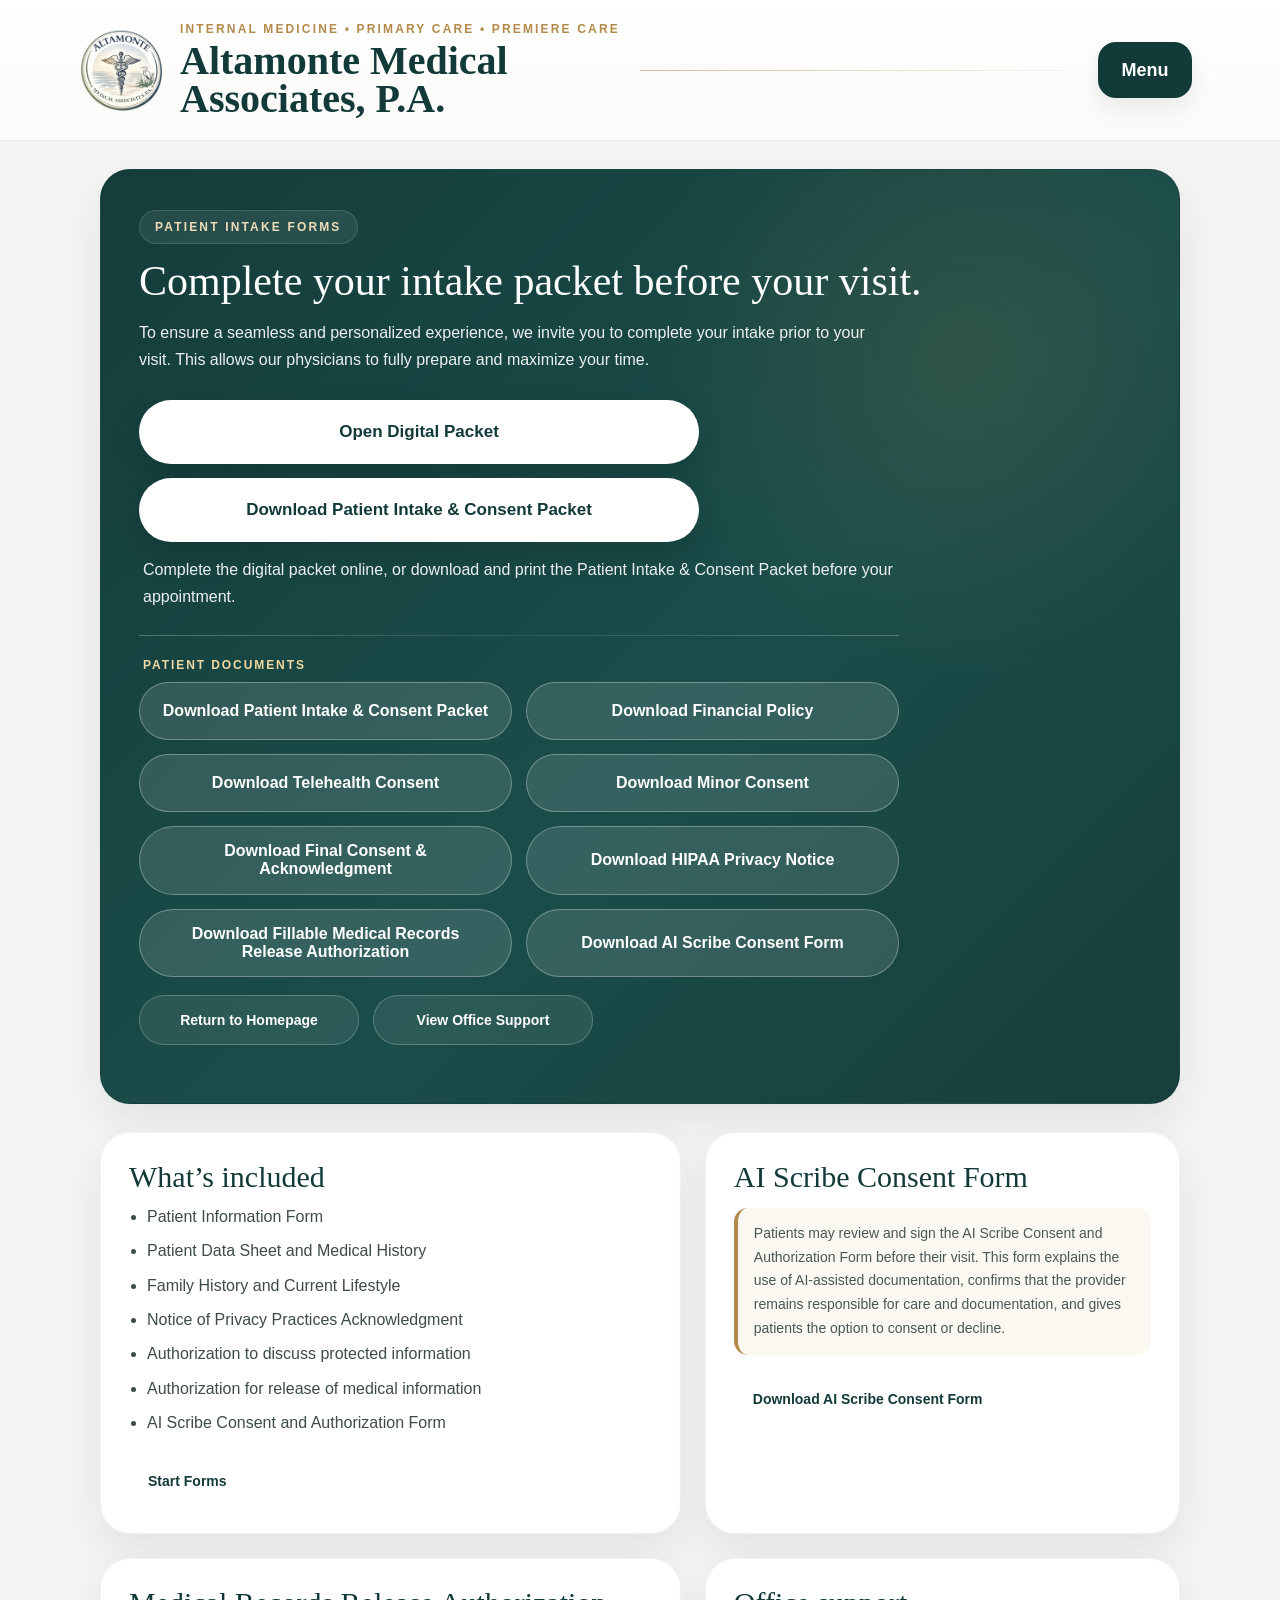
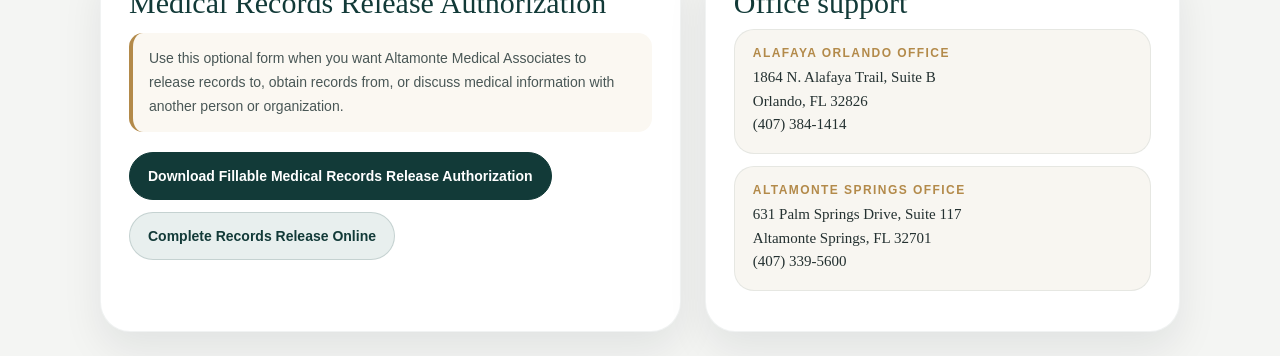
<file: intake-forms.html>
<!DOCTYPE html>
<html lang="en"><head><meta charset="utf-8"/><meta content="width=device-width,initial-scale=1" name="viewport"/><title>Patient Intake Forms | Altamonte Medical Associates</title><link href="styles.css" rel="stylesheet"/>
<script defer="" src="script.js"></script>
<style id="mobile-header-size-fix">
@media (max-width:760px){
  .topbar{
    position:sticky !important;
    top:0 !important;
    z-index:2000 !important;
  }
  .wrap{
    padding:0 14px !important;
  }
  .brand{
    gap:10px !important;
    padding:12px 0 !important;
    align-items:center !important;
  }
  .brand-left{
    gap:10px !important;
    min-width:0 !important;
    flex:1 1 auto !important;
    align-items:center !important;
  }
  .site-logo,
  .logo,
  .brand-left img{
    width:56px !important;
    height:56px !important;
    max-width:56px !important;
    max-height:56px !important;
    flex:0 0 56px !important;
  }
  .kicker{
    font-size:9px !important;
    letter-spacing:.12em !important;
    line-height:1.2 !important;
  }
  .name{
    font-size:24px !important;
    line-height:.95 !important;
    margin-top:4px !important;
  }
  .line{
    display:none !important;
  }
  #menuToggle,
  .menu-toggle{
    min-width:74px !important;
    height:42px !important;
    margin-left:8px !important;
    margin-right:0 !important;
    padding:0 12px !important;
    font-size:14px !important;
    border-radius:12px !important;
    position:relative !important;
    right:auto !important;
    top:auto !important;
    flex:0 0 auto !important;
  }
  .mobile-menu{
    top:72px !important;
    right:10px !important;
    width:min(238px, calc(100vw - 20px)) !important;
  }
}
</style>
<style id="signature-canvas-upgrade">
.signature-canvas-wrap{
  margin-top:14px;
  margin-bottom:18px;
}
.signature-canvas-label{
  display:block;
  font-weight:700;
  margin-bottom:8px;
}
.signature-canvas{
  display:block;
  width:100%;
  max-width:620px;
  height:180px;
  border:2px solid #cfd8d4;
  border-radius:14px;
  background:#fff;
  touch-action:none;
  box-shadow:inset 0 1px 2px rgba(0,0,0,.03);
}
.signature-actions{
  display:flex;
  gap:10px;
  margin-top:8px;
  flex-wrap:wrap;
}
.signature-clear-btn{
  display:inline-flex;
  align-items:center;
  justify-content:center;
  min-height:40px;
  padding:8px 14px;
  border-radius:10px;
  border:1px solid rgba(18,58,56,.14);
  background:#fffdf9;
  color:#123a38;
  font-weight:700;
  cursor:pointer;
}
@media (max-width:760px){
  .signature-canvas{
    max-width:100%;
    height:220px;
  }
}
</style>
<style id="global-menu-consistency-final-fix">
/* Universal menu behavior */
.mobile-menu{
  display:none !important;
  position:fixed !important;
  top:96px !important;
  right:16px !important;
  left:auto !important;
  width:min(270px, calc(100vw - 32px)) !important;
  z-index:2100 !important;
  opacity:0 !important;
  transform:translateY(-8px) !important;
  pointer-events:none !important;
  transition:opacity .22s ease, transform .22s ease !important;
}
.mobile-menu.open{
  display:block !important;
  opacity:1 !important;
  transform:translateY(0) !important;
  pointer-events:auto !important;
}
.mobile-menu-panel{
  width:100% !important;
  margin-left:auto !important;
  border-radius:18px !important;
  overflow:hidden !important;
  background:#fffdf9 !important;
  border:1px solid rgba(18,58,56,.10) !important;
  box-shadow:0 18px 38px rgba(16,24,40,.14) !important;
  max-height:82vh !important;
  overflow-y:auto !important;
  -webkit-overflow-scrolling:touch !important;
  overscroll-behavior:contain !important;
}
.mobile-menu-links{
  max-height:none !important;
}
.mobile-menu-links a,
.mobile-menu-links a:visited,
.mobile-menu-links a:hover,
.mobile-menu-links a:active,
.mobile-menu-links a:focus{
  display:block !important;
  padding:12px 14px !important;
  margin:0 !important;
  text-align:left !important;
  text-indent:0 !important;
  color:#123a38 !important;
  background:#fffdf9 !important;
  text-decoration:none !important;
  font-size:14px !important;
  font-weight:700 !important;
  line-height:1.35 !important;
  border-bottom:1px solid rgba(18,58,56,.07) !important;
  border-radius:0 !important;
  box-shadow:none !important;
  transform:none !important;
}
.mobile-menu-cta{
  position:relative !important;
  bottom:0 !important;
  padding:14px 14px 16px !important;
  background:#fffdf9 !important;
}
.menu-call-btn{
  display:flex !important;
  align-items:center !important;
  justify-content:center !important;
  width:100% !important;
  min-height:56px !important;
  margin:0 0 12px 0 !important;
  padding:0 18px !important;
  border-radius:999px !important;
  background:#0f5a54 !important;
  color:#ffffff !important;
  text-decoration:none !important;
  font-size:16px !important;
  font-weight:800 !important;
  line-height:1.2 !important;
  box-shadow:0 10px 22px rgba(16,24,40,.08) !important;
}
.menu-call-btn:last-child{ margin-bottom:0 !important; }
.menu-call-btn:hover{ background:#146760 !important; }

@media (max-width:760px){
  .mobile-menu{
    top:72px !important;
    right:10px !important;
    width:min(238px, calc(100vw - 20px)) !important;
  }
  .mobile-menu-panel{
    max-height:78vh !important;
  }
  .menu-call-btn{
    min-height:52px !important;
    font-size:14px !important;
  }
}
</style>
<style id="menu-cta-revert-green-fix">
/* ONLY menu CTA buttons (not hero buttons) */
.mobile-menu .mobile-menu-cta a,
.mobile-menu-cta a{
  background:#0f5a54 !important;
  color:#ffffff !important;
  border:none !important;
  border-radius:999px !important;
  padding:10px 16px !important;
  font-size:16px !important;
  font-weight:700 !important;
  min-height:auto !important;
  width:auto !important;
  display:flex !important;
  align-items:center !important;
  justify-content:center !important;
}
.mobile-menu .mobile-menu-cta a:visited,
.mobile-menu .mobile-menu-cta a:hover,
.mobile-menu .mobile-menu-cta a:active,
.mobile-menu .mobile-menu-cta a:focus{
  background:#0f5a54 !important;
  color:#ffffff !important;
}
</style>
<style id="fix-link-color-offwhite">
/* Force override purple links */
a,
a:link,
a:visited,
a:hover,
a:active {
  color: #f5f5f5 !important;
  text-decoration: none !important;
}

/* specifically target hero links */
.hero a,
.hero-actions a,
.button-link,
.link-button {
  color: #f5f5f5 !important;
}
</style>
<style id="mobile-render-compat-fix">
html, body{
  -webkit-text-size-adjust:100%;
  text-size-adjust:100%;
}
.mobile-menu,
.mobile-menu-panel{
  -webkit-transform:translateZ(0);
  transform:translateZ(0);
  backface-visibility:hidden;
  -webkit-backface-visibility:hidden;
}
.mobile-menu{
  will-change:transform, opacity;
}
.mobile-menu-panel{
  overflow-y:auto !important;
  overflow-x:hidden !important;
  -webkit-overflow-scrolling:touch !important;
  overscroll-behavior:contain !important;
  touch-action:pan-y !important;
}
.menu-toggle,
#menuToggle{
  -webkit-tap-highlight-color:transparent;
  touch-action:manipulation;
}
.mobile-menu-links a,
.mobile-menu-cta a{
  -webkit-tap-highlight-color:transparent;
  touch-action:manipulation;
}
@supports (-webkit-touch-callout:none){
  .mobile-menu{
    position:fixed !important;
  }
  .mobile-menu-panel{
    max-height:78svh !important;
  }
}
</style>
<style id="iphone-menu-color-stability-fix">
/* Prevent washed-out white menus on iPhone */
.mobile-menu,
.mobile-menu-panel{
  background:#fffdf9 !important;
  color:#123a38 !important;
  -webkit-text-fill-color:#123a38 !important;
}
.mobile-menu-links,
.mobile-menu-links a,
.mobile-menu-links a:link,
.mobile-menu-links a:visited,
.mobile-menu-links a:hover,
.mobile-menu-links a:active,
.mobile-menu-links a:focus{
  background:#fffdf9 !important;
  color:#123a38 !important;
  -webkit-text-fill-color:#123a38 !important;
  opacity:1 !important;
}
.mobile-menu-cta{
  background:#fffdf9 !important;
}
.mobile-menu-cta a,
.mobile-menu-cta a:link,
.mobile-menu-cta a:visited,
.mobile-menu-cta a:hover,
.mobile-menu-cta a:active,
.mobile-menu-cta a:focus,
.menu-call-btn,
.menu-call-btn:link,
.menu-call-btn:visited,
.menu-call-btn:hover,
.menu-call-btn:active,
.menu-call-btn:focus{
  background:#0f5a54 !important;
  color:#ffffff !important;
  -webkit-text-fill-color:#ffffff !important;
  opacity:1 !important;
}
@supports (-webkit-touch-callout:none){
  .mobile-menu,
  .mobile-menu-panel,
  .mobile-menu-links,
  .mobile-menu-links a{
    background:#fffdf9 !important;
    color:#123a38 !important;
    -webkit-text-fill-color:#123a38 !important;
  }
  .mobile-menu-cta a,
  .menu-call-btn{
    background:#0f5a54 !important;
    color:#ffffff !important;
    -webkit-text-fill-color:#ffffff !important;
  }
}
</style>
<style id="patient-forms-final-layout">
.patient-forms-action-hub{width:100%;max-width:760px;margin:26px 0 0 0;display:block!important;}
.action-group{margin:0 0 18px 0;}
.action-group-primary{display:grid;gap:14px;}
.action-label{margin:0 0 10px 4px;color:#f0d9a2;font-family:Arial,sans-serif;font-size:12px;font-weight:900;letter-spacing:.16em;text-transform:uppercase;}
.action-grid{display:grid;gap:14px;}
.action-grid.two{grid-template-columns:repeat(2,minmax(0,1fr));}
.nav-grid{grid-template-columns:repeat(2,minmax(0,220px));}
.form-action-btn,.form-action-btn:link,.form-action-btn:visited{display:flex!important;align-items:center!important;justify-content:center!important;width:100%!important;min-height:58px!important;padding:15px 22px!important;border-radius:999px!important;font-family:Arial,sans-serif!important;font-size:16px!important;font-weight:900!important;line-height:1.15!important;text-align:center!important;text-decoration:none!important;box-sizing:border-box!important;transition:transform .18s ease,background .18s ease,box-shadow .18s ease!important;}
.form-action-btn:hover,.form-action-btn:focus{transform:translateY(-1px);}
.form-action-xl,.form-action-xl:link,.form-action-xl:visited{max-width:560px!important;min-height:64px!important;font-size:17px!important;}
.form-action-primary,.form-action-primary:link,.form-action-primary:visited{background:#ffffff!important;color:#123a38!important;border:1px solid rgba(255,255,255,.60)!important;box-shadow:0 14px 30px rgba(0,0,0,.14)!important;}
.form-action-primary:hover,.form-action-primary:focus{background:#fffdf8!important;color:#123a38!important;}
.form-action-secondary,.form-action-secondary:link,.form-action-secondary:visited{background:rgba(255,255,255,.12)!important;color:#ffffff!important;border:1px solid rgba(255,255,255,.30)!important;}
.form-action-secondary:hover,.form-action-secondary:focus{background:rgba(255,255,255,.18)!important;color:#ffffff!important;}
.form-action-nav,.form-action-nav:link,.form-action-nav:visited{min-height:50px!important;padding:12px 18px!important;font-size:14px!important;background:rgba(255,255,255,.08)!important;color:#ffffff!important;border:1px solid rgba(255,255,255,.22)!important;}
.forms-helper-text{max-width:620px;margin:0 0 2px 4px;color:rgba(255,255,255,.86);font-family:Arial,sans-serif;font-size:13px;line-height:1.55;}
.action-divider{height:1px;width:100%;max-width:760px;background:linear-gradient(90deg,rgba(255,255,255,.26),rgba(255,255,255,.08),rgba(255,255,255,.26));margin:22px 0;}
@media (max-width:760px){.patient-forms-action-hub{max-width:100%;margin-top:24px}.action-grid.two,.nav-grid{grid-template-columns:1fr!important}.form-action-btn,.form-action-btn:link,.form-action-btn:visited,.form-action-xl,.form-action-xl:link,.form-action-xl:visited{max-width:100%!important;min-height:56px!important;font-size:15px!important;padding:14px 18px!important}.form-action-nav,.form-action-nav:link,.form-action-nav:visited{min-height:50px!important;font-size:14px!important}.forms-helper-text{margin-left:2px;font-size:12.5px}}
</style>
<style id="final-mobile-menu-visibility-fix">
.mobile-menu.open{display:block !important; opacity:1 !important; pointer-events:auto !important;}
.mobile-menu-panel{max-height:calc(100vh - 92px) !important; overflow-y:auto !important; -webkit-overflow-scrolling:touch !important;}
.mobile-menu-links{display:block !important; max-height:none !important; overflow:visible !important;}
.mobile-menu-links a{display:block !important; visibility:visible !important; opacity:1 !important;}
.mobile-menu-cta{position:relative !important; display:grid !important;}
</style></head><body class="forms-page"><div class="topbar"><div class="wrap brand"><div class="brand-left"><img alt="Altamonte Medical Associates logo" class="site-logo" src="logo.png"/><div><div class="kicker">Internal Medicine • Primary Care • Premiere Care</div><div class="name">Altamonte Medical<br/>Associates, P.A.
</div></div></div><div class="line"></div><button aria-expanded="false" aria-label="Open menu" class="menu-toggle" id="menuToggle" type="button">Menu</button></div></div>




<div class="mobile-menu" id="mobileMenu">
<div class="mobile-menu-panel">
<div class="mobile-menu-links">
<a href="index.html">Homepage</a>
<a href="internal-medicine-orlando.html">Internal Medicine</a>
<a href="primary-care-orlando.html">Primary Care</a>
<a href="premiere-care-orlando.html">Premiere Care</a>
<a href="index.html#services">Services</a>
<a href="index.html#conditions">Conditions Treated</a>
<a href="index.html#physicians">Meet the Doctors</a>
<a href="index.html#locations">Locations</a>
<a href="billing-inquiries.html">Billing Inquiries</a>
<a href="contact-us.html">Contact Us</a>
<a href="index.html#what-to-expect">What To Expect</a>
<a href="intake-forms.html">Patient Intake Forms</a>
<a href="patient-portal.html">Patient Portal — Patient Ally</a>
<a href="index.html#faq">Frequently Asked Questions</a>
<a href="notice-of-privacy.html">Notice of Privacy Practices</a>
</div>
<div class="mobile-menu-cta">
<a class="menu-call-btn" href="tel:4073841414">Call Alafaya Orlando Office</a>
<a class="menu-call-btn" href="tel:4073395600">Call Altamonte Springs Office</a>
</div>
</div>
</div>

<div class="wrap">
<section class="hero"><div class="hero-inner"><span class="eyebrow">Patient Intake Forms</span><h1>Complete your intake packet before your visit.</h1><p>To ensure a seamless and personalized experience, we invite you to complete your intake prior to your visit. This allows our physicians to fully prepare and maximize your time. </p><div class="actions patient-forms-action-hub">
<div class="action-group action-group-primary">
<a class="form-action-btn form-action-primary form-action-xl" href="digital-intake-packet.html">Open Digital Packet</a>
<a class="form-action-btn form-action-primary form-action-xl" href="Altamonte_Medical_Associates_Complete_12_Page_Packet_FINAL.pdf" rel="noopener" target="_blank">Download Patient Intake &amp; Consent Packet</a>
<p class="forms-helper-text">Complete the digital packet online, or download and print the Patient Intake &amp; Consent Packet before your appointment.</p>
</div>
<div class="action-divider"></div>
<div class="action-group">
<div class="action-label">Patient Documents</div>
<div class="action-grid two">
<a class="form-action-btn form-action-secondary" href="Altamonte_Medical_Associates_Complete_12_Page_Packet_FINAL.pdf" rel="noopener" target="_blank">Download Patient Intake &amp; Consent Packet</a>
<a class="form-action-btn form-action-secondary" href="Altamonte_Financial_Responsibility_Office_Policies.pdf" rel="noopener" target="_blank">Download Financial Policy</a>
<a class="form-action-btn form-action-secondary" href="Altamonte_Telehealth_Consent.pdf" rel="noopener" target="_blank">Download Telehealth Consent</a>
<a class="form-action-btn form-action-secondary" href="Altamonte_Consent_to_Treat_Minor_Ages_16_18.pdf" rel="noopener" target="_blank">Download Minor Consent</a>
<a class="form-action-btn form-action-secondary" href="Altamonte_Patient_Consent_Final_Acknowledgment.pdf" rel="noopener" target="_blank">Download Final Consent &amp; Acknowledgment</a>
<a class="form-action-btn form-action-secondary" href="Altamonte_HIPAA_FULLY_EXPANDED_FINAL_with_logo.pdf" rel="noopener" target="_blank">Download HIPAA Privacy Notice</a>
<a class="form-action-btn form-action-secondary" href="Altamonte_Authorization_for_Release_of_Medical_Information.pdf" rel="noopener" target="_blank">Download Fillable Medical Records Release Authorization</a>
<a class="form-action-btn form-action-secondary" href="ai-scribe-consent-form.pdf" rel="noopener" target="_blank">Download AI Scribe Consent Form</a>
</div>
</div>
<div class="action-group action-group-navigation">
<div class="action-grid nav-grid">
<a class="form-action-btn form-action-nav" href="index.html">Return to Homepage</a>
<a class="form-action-btn form-action-nav" href="#support">View Office Support</a>
</div>
</div>
</div></div></section><section class="section"><div class="grid"><div class="card"><h2>What’s included</h2><ul><li>Patient Information Form</li><li>Patient Data Sheet and Medical History</li><li>Family History and Current Lifestyle</li><li>Notice of Privacy Practices Acknowledgment</li><li>Authorization to discuss protected information</li><li>Authorization for release of medical information</li><li>AI Scribe Consent and Authorization Form</li></ul><div class="actions"><a class="btn btn-primary" href="digital-intake-packet.html">Start Forms</a><a class="btn btn-secondary" download="" href="ai-scribe-consent-form.pdf">Download AI Scribe Consent Form</a></div></div><div class="card"><h2>AI Scribe Consent Form</h2><p class="notice">Patients may review and sign the AI Scribe Consent and Authorization Form before their visit. This form explains the use of AI-assisted documentation, confirms that the provider remains responsible for care and documentation, and gives patients the option to consent or decline.</p><div class="actions"><a class="btn btn-primary" download="" href="ai-scribe-consent-form.pdf">Download AI Scribe Consent Form</a></div></div><div class="card"><h2>Medical Records Release Authorization</h2><p class="notice">Use this optional form when you want Altamonte Medical Associates to release records to, obtain records from, or discuss medical information with another person or organization.</p><div class="actions"><a class="btn" href="Altamonte_Authorization_for_Release_of_Medical_Information.pdf" rel="noopener" target="_blank" style="background:#123a38!important;color:#ffffff!important;-webkit-text-fill-color:#ffffff;border:1px solid #123a38;">Download Fillable Medical Records Release Authorization</a><a class="btn" href="digital-intake-packet.html#section-6" style="background:#e8efee!important;color:#123a38!important;-webkit-text-fill-color:#123a38;border:1px solid rgba(18,58,56,.16);">Complete Records Release Online</a></div></div><div class="card" id="support"><h2>Office support</h2><div class="meta"><span class="mini">Alafaya Orlando Office</span><div>1864 N. Alafaya Trail, Suite B<br/>Orlando, FL 32826<br/>(407) 384-1414</div></div><div class="meta"><span class="mini">Altamonte Springs Office</span><div>631 Palm Springs Drive, Suite 117<br/>Altamonte Springs, FL 32701<br/>(407) 339-5600</div></div></div></div></section></div>
<script id="menu-behavior-restore">
document.addEventListener('DOMContentLoaded', function(){
  var btn = document.getElementById('menuToggle');
  var menu = document.getElementById('mobileMenu');
  if(!btn || !menu) return;

  // ensure clean baseline
  menu.classList.remove('open');
  btn.setAttribute('aria-expanded', 'false');

  btn.addEventListener('click', function(e){
    e.preventDefault();
    e.stopPropagation();
    menu.classList.toggle('open');
    btn.setAttribute('aria-expanded', menu.classList.contains('open') ? 'true' : 'false');
  }, true);

  document.addEventListener('click', function(e){
    if(!menu.contains(e.target) && !btn.contains(e.target)){
      menu.classList.remove('open');
      btn.setAttribute('aria-expanded', 'false');
    }
  }, true);

  menu.querySelectorAll('a').forEach(function(link){
    link.addEventListener('click', function(){
      menu.classList.remove('open');
      btn.setAttribute('aria-expanded', 'false');
    });
  });
});
</script>
<script>
function initSignature(canvasId){
  const canvas = document.getElementById(canvasId);
  if(!canvas) return;
  const ctx = canvas.getContext("2d");
  let drawing = false;

  function getPos(e){
    const rect = canvas.getBoundingClientRect();
    if(e.touches){
      return {x: e.touches[0].clientX - rect.left, y: e.touches[0].clientY - rect.top};
    }
    return {x: e.clientX - rect.left, y: e.clientY - rect.top};
  }

  function start(e){ drawing = true; const p=getPos(e); ctx.beginPath(); ctx.moveTo(p.x,p.y);}
  function move(e){
    if(!drawing) return;
    const p=getPos(e);
    ctx.lineTo(p.x,p.y);
    ctx.stroke();
  }
  function end(){ drawing=false; }

  canvas.addEventListener("mousedown", start);
  canvas.addEventListener("mousemove", move);
  canvas.addEventListener("mouseup", end);
  canvas.addEventListener("mouseleave", end);

  canvas.addEventListener("touchstart", start);
  canvas.addEventListener("touchmove", move);
  canvas.addEventListener("touchend", end);
}

document.addEventListener("DOMContentLoaded", function(){
  initSignature("signatureCanvas1");
});
</script>
<script id="signature-canvas-script">
(function(){
  function setupSignatureCanvas(canvas){
    if(!canvas) return;
    const ratio = Math.max(window.devicePixelRatio || 1, 1);
    const rect = canvas.getBoundingClientRect();
    canvas.width = Math.floor(rect.width * ratio);
    canvas.height = Math.floor(rect.height * ratio);
    const ctx = canvas.getContext('2d');
    ctx.scale(ratio, ratio);
    ctx.lineWidth = 2.2;
    ctx.lineCap = 'round';
    ctx.lineJoin = 'round';
    ctx.strokeStyle = '#123a38';

    let drawing = false;

    function pointFromEvent(e){
      const r = canvas.getBoundingClientRect();
      if (e.touches && e.touches.length){
        return {x: e.touches[0].clientX - r.left, y: e.touches[0].clientY - r.top};
      }
      if (e.changedTouches && e.changedTouches.length){
        return {x: e.changedTouches[0].clientX - r.left, y: e.changedTouches[0].clientY - r.top};
      }
      return {x: e.clientX - r.left, y: e.clientY - r.top};
    }

    function start(e){
      e.preventDefault();
      drawing = true;
      const p = pointFromEvent(e);
      ctx.beginPath();
      ctx.moveTo(p.x, p.y);
    }

    function move(e){
      if(!drawing) return;
      e.preventDefault();
      const p = pointFromEvent(e);
      ctx.lineTo(p.x, p.y);
      ctx.stroke();
    }

    function end(e){
      if(!drawing) return;
      e.preventDefault();
      drawing = false;
    }

    canvas.addEventListener('mousedown', start);
    canvas.addEventListener('mousemove', move);
    canvas.addEventListener('mouseup', end);
    canvas.addEventListener('mouseleave', end);

    canvas.addEventListener('touchstart', start, {passive:false});
    canvas.addEventListener('touchmove', move, {passive:false});
    canvas.addEventListener('touchend', end, {passive:false});
    canvas.addEventListener('touchcancel', end, {passive:false});

    const clearBtn = document.querySelector('[data-clear-for="' + canvas.id + '"]');
    if(clearBtn){
      clearBtn.addEventListener('click', function(e){
        e.preventDefault();
        const rr = canvas.getBoundingClientRect();
        ctx.clearRect(0, 0, rr.width, rr.height);
      });
    }
  }

  function initAllSignatureCanvases(){
    document.querySelectorAll('.signature-canvas').forEach(setupSignatureCanvas);
  }

  document.addEventListener('DOMContentLoaded', initAllSignatureCanvases);
})();
</script>
<script id="mobile-menu-compat-fix">
document.addEventListener('DOMContentLoaded', function(){
  var btn = document.getElementById('menuToggle');
  var menu = document.getElementById('mobileMenu');
  if(!btn || !menu) return;

  function closeMenu(){
    menu.classList.remove('open');
    btn.setAttribute('aria-expanded', 'false');
  }

  function toggleMenu(e){
    if(e){
      e.preventDefault();
      e.stopPropagation();
    }
    if(menu.classList.contains('open')){
      closeMenu();
    } else {
      menu.classList.add('open');
      btn.setAttribute('aria-expanded', 'true');
    }
  }

  btn.addEventListener('click', toggleMenu, {passive:false});
  btn.addEventListener('touchend', toggleMenu, {passive:false});

  document.addEventListener('click', function(e){
    if(!menu.contains(e.target) && !btn.contains(e.target)){
      closeMenu();
    }
  }, true);

  menu.addEventListener('click', function(e){
    var a = e.target.closest('a');
    if(a){
      closeMenu();
    }
  }, true);
});
</script>
</body></html>
</file>
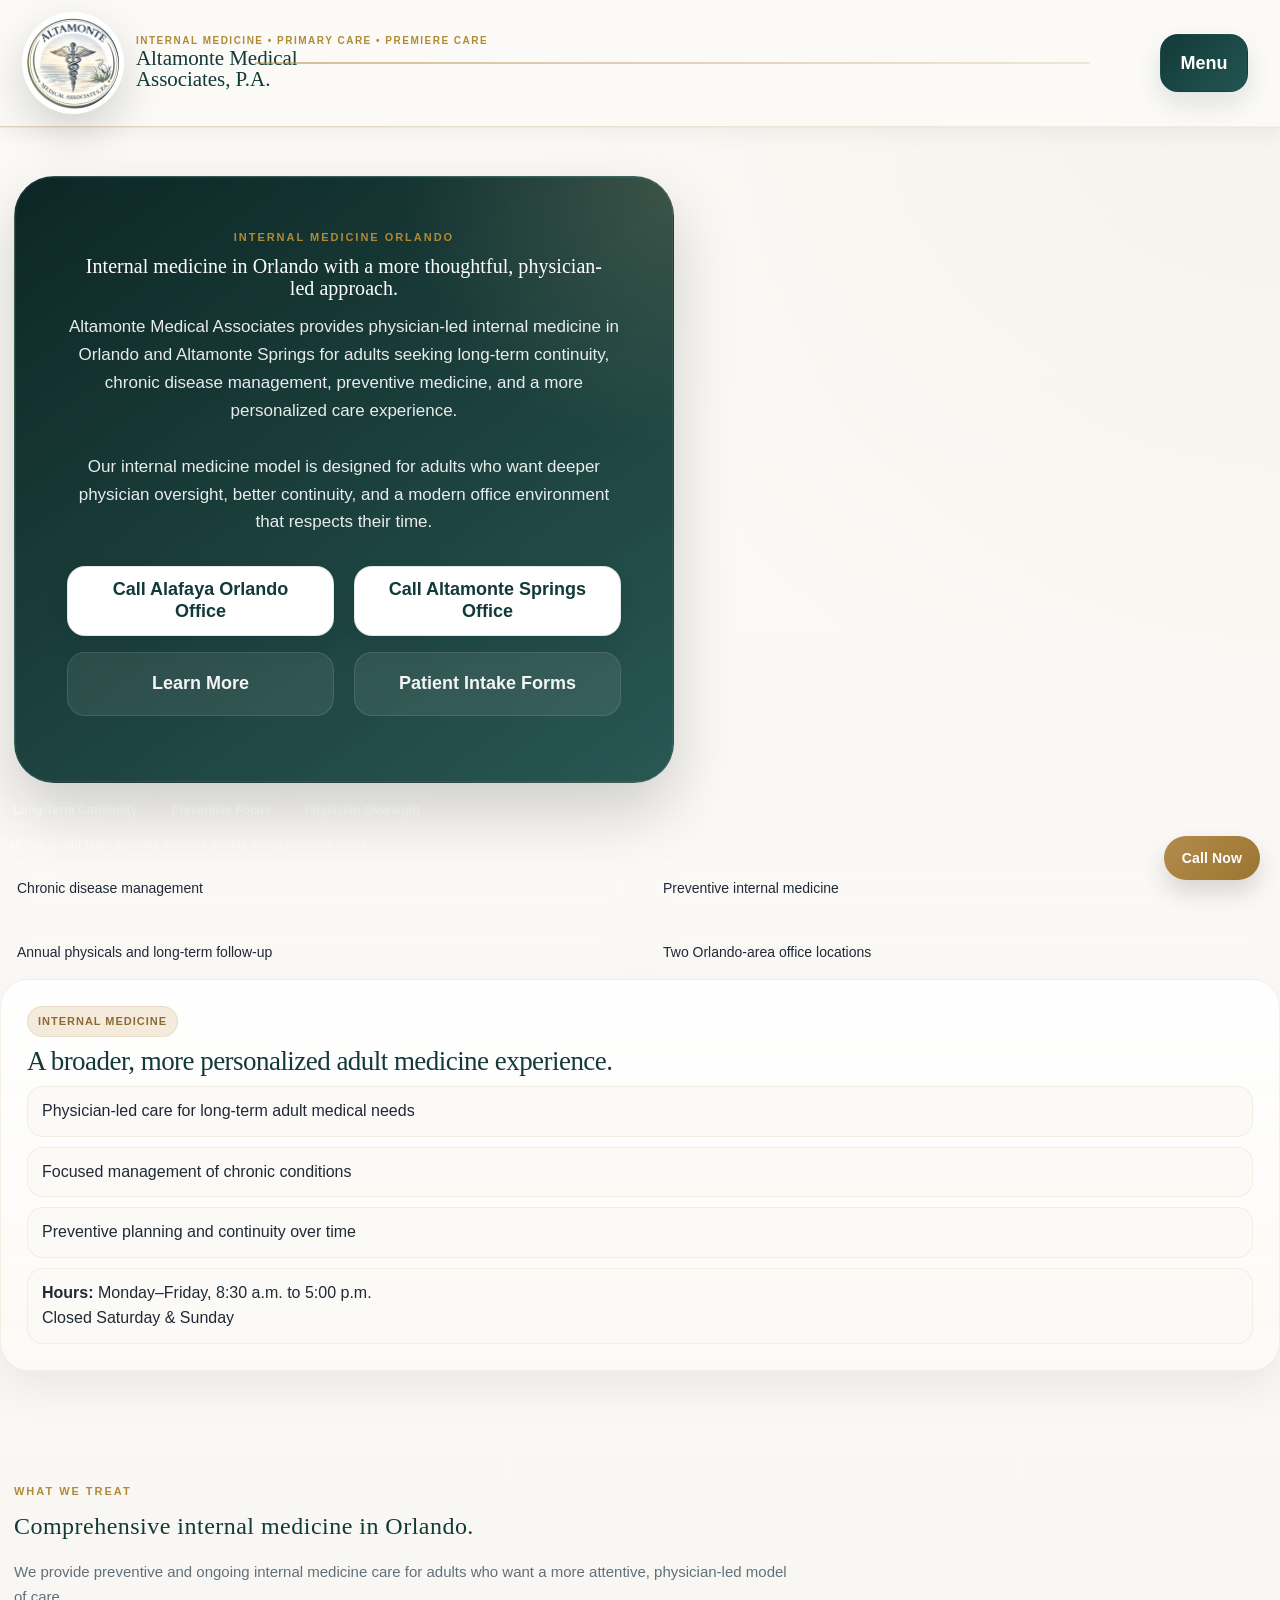
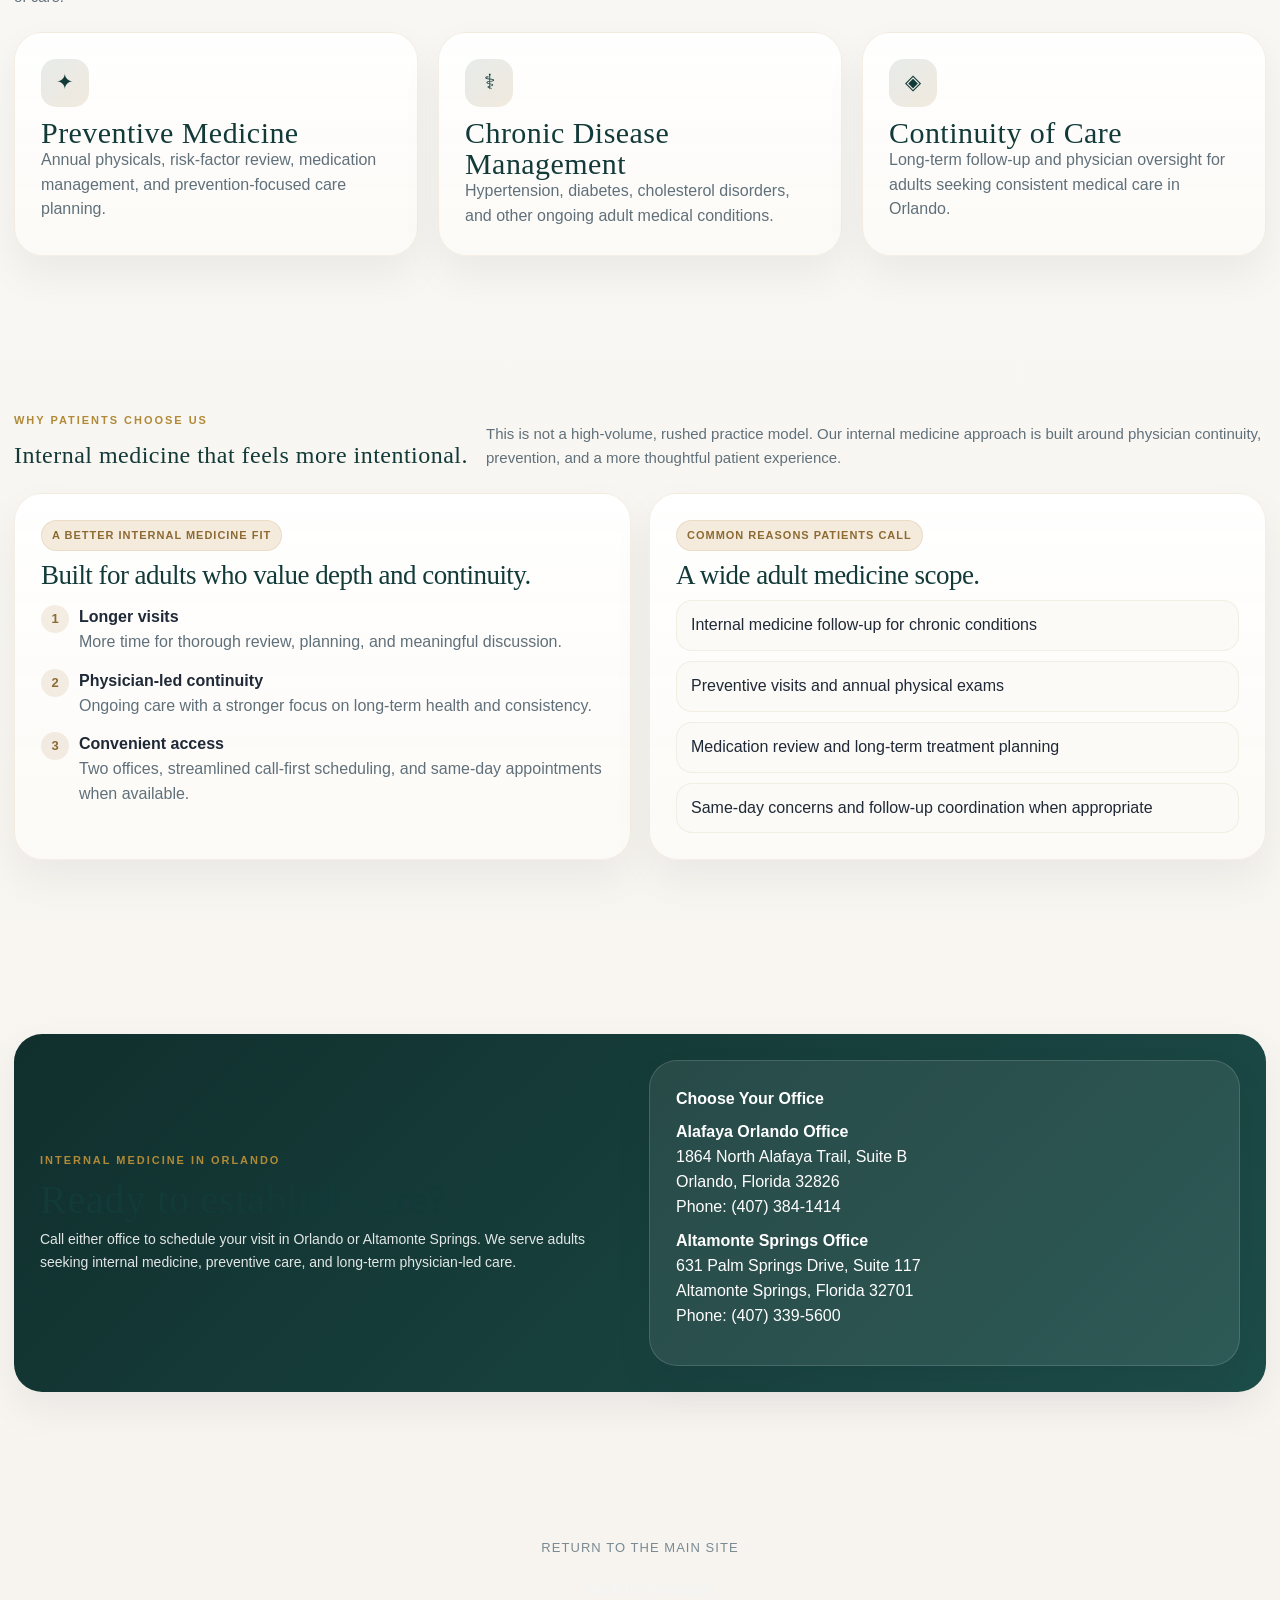
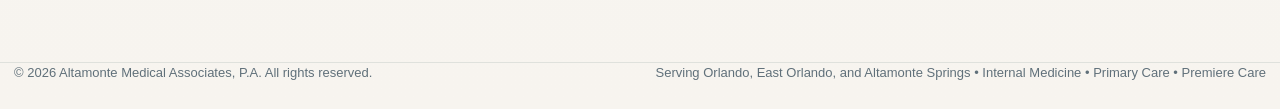
<file: internal-medicine-orlando.html>
<!DOCTYPE html>

<html lang="en">
<head>
<meta charset="utf-8"/>
<meta content="width=device-width, initial-scale=1.0" name="viewport"/>
<title>Internal Medicine Orlando | Altamonte Medical Associates</title>
<meta content="Physician-led internal medicine in Orlando and Altamonte Springs with chronic disease management, preventive care, annual physicals, and a more personalized clinical experience." name="description"/>
<meta content="internal medicine Orlando, internist Orlando, internal medicine Altamonte Springs, preventive medicine Orlando, chronic disease management Orlando" name="keywords"/>
<meta content="index, follow, max-image-preview:large" name="robots"/>
<meta content="website" property="og:type"/>
<meta content="Internal Medicine Orlando | Altamonte Medical Associates" property="og:title"/>
<meta content="Physician-led internal medicine in Orlando and Altamonte Springs with prevention, chronic care management, and personalized medicine." property="og:description"/>
<style>
    :root{
      --deep:#123a38;
      --deep2:#1f514d;
      --gold:#b08a36;
      --gold2:#7a5d2a;
      --bg:#f7f4ef;
      --card:#ffffff;
      --text:#1f2937;
      --muted:#60707a;
      --line:rgba(18,58,56,.10);
      --shadow:0 18px 40px rgba(16,24,40,.08);
      --shadow-soft:0 10px 26px rgba(16,24,40,.05);
    }
    *{box-sizing:border-box}
    html{scroll-behavior:smooth}
    body{
      margin:0;
      padding-top:104px;
      font-family:Arial,sans-serif;
      color:var(--text);
      background:linear-gradient(180deg,#fbfaf7 0%,#f7f4ef 100%);
      line-height:1.55;
    }
    .container{max-width:1200px;margin:0 auto;padding:0 22px}
    h1,h2,h3{
      font-family:Georgia,serif;
      line-height:1.04;
      margin:0;
    }
    h1{font-size:62px;letter-spacing:-.04em}
    h2{font-size:40px;color:var(--deep);letter-spacing:-.02em}
    h3{font-size:26px;color:var(--deep)}
    .muted{color:var(--muted)}
    .eyebrow{
      color:var(--gold);
      text-transform:uppercase;
      letter-spacing:.18em;
      font-size:11px;
      font-weight:700;
      margin-bottom:10px;
    }
    .nav{
      position:fixed;
      top:0;left:0;width:100%;
      z-index:1000;
      margin:0;
      backdrop-filter:blur(12px);
      background:rgba(251,250,247,.96);
      border-bottom:1px solid rgba(18,58,56,.08);
      box-shadow:0 8px 18px rgba(16,24,40,.04);
      transition:background .25s ease,box-shadow .25s ease;
    }
    .nav-inner{
      display:flex;
      justify-content:space-between;
      align-items:center;
      gap:16px;
      padding:12px 0;
      transition:padding .25s ease,gap .25s ease;
    }
    .brand{
      display:flex;align-items:center;gap:12px;text-decoration:none;color:inherit;min-width:0;
    }
    .logo{
      width:78px;height:78px;border-radius:50%;overflow:hidden;background:#fff;padding:4px;
      box-shadow:0 12px 26px rgba(0,0,0,.12);flex:0 0 auto;
      transition:width .25s ease,height .25s ease,transform .25s ease,box-shadow .25s ease;
    }
    .logo img{width:100%;height:100%;object-fit:cover;border-radius:50%}
    .brand-copy{display:flex;flex-direction:column}
    .brand-top{
      font-size:10px;text-transform:uppercase;letter-spacing:.15em;color:var(--gold);font-weight:700;line-height:1.25;
      transition:font-size .25s ease;
    }
    .brand-bottom{
      font-family:Georgia,serif;font-size:28px;color:var(--deep);font-weight:700;line-height:1;letter-spacing:-.01em;
      transition:font-size .25s ease;
    }
    .nav-links{display:flex;gap:20px;align-items:center;justify-content:flex-end;flex-wrap:nowrap;margin-left:auto;margin-right:42px}
    .nav-links a{text-decoration:none;color:var(--deep);font-size:14px;font-weight:600;white-space:nowrap}
    body.scrolled .nav{background:rgba(251,250,247,.90);box-shadow:0 12px 28px rgba(16,24,40,.08)}
    body.scrolled .nav-inner{padding:8px 0;gap:12px}
    body.scrolled .logo{width:70px;height:70px;transform:scale(.94);box-shadow:0 10px 20px rgba(0,0,0,.10)}
    body.scrolled .brand-bottom{font-size:24px}
    body.scrolled .brand-top{font-size:9px}

    .btn{
      display:inline-flex;align-items:center;justify-content:center;text-decoration:none;border-radius:999px;padding:13px 20px;
      font-weight:700;transition:.18s ease;border:1px solid transparent;
    }
    .btn:hover{transform:translateY(-1px)}
    .btn-primary{color:#fff;background:linear-gradient(135deg,var(--deep),var(--deep2));box-shadow:0 14px 30px rgba(18,58,56,.16)}
    .btn-secondary{color:var(--deep);background:#fffdfa;border-color:rgba(18,58,56,.10)}
    .btn-gold{color:#fff;background:linear-gradient(135deg,var(--gold2),var(--gold));box-shadow:0 14px 30px rgba(122,93,42,.18)}

    .hero{padding:54px 0 24px}
    .hero-wrap{display:grid;grid-template-columns:1.08fr .92fr;gap:26px;align-items:stretch}
    .hero-left{
      border-radius:36px;padding:42px;color:#fff;
      background:radial-gradient(circle at top right, rgba(215,191,140,.16), transparent 30%),linear-gradient(145deg, rgba(12,42,40,.99), rgba(30,84,79,.94));
      box-shadow:0 26px 60px rgba(8,18,20,.18);position:relative;overflow:hidden;
    }
    .hero-left:after{
      content:"";position:absolute;inset:0;border-radius:36px;border:1px solid rgba(255,255,255,.08);pointer-events:none;
    }
    .hero-copy{font-size:16px;color:rgba(255,255,255,.90);max-width:760px;margin:14px 0}
    .hero-actions{display:flex;gap:12px;flex-wrap:wrap;margin:18px 0 10px}
    .hero-points{display:grid;grid-template-columns:repeat(2,minmax(0,1fr));gap:10px;margin-top:10px}
    .hero-point{padding:12px 14px;border-radius:18px;background:rgba(255,255,255,.08);border:1px solid rgba(255,255,255,.09);font-size:13px}

    .card,.panel{
      background:linear-gradient(180deg,rgba(255,255,255,.98),rgba(252,250,246,.96));
      border:1px solid rgba(182,144,84,.14);
      border-radius:26px;padding:22px;box-shadow:var(--shadow-soft);
    }
    .badge{
      display:inline-flex;padding:6px 10px;border-radius:999px;background:#f4ebdc;color:#8d6a33;font-size:11px;font-weight:700;
      text-transform:uppercase;letter-spacing:.07em;border:1px solid rgba(182,144,84,.16);
    }
    .mini-title{font-family:Georgia,serif;font-size:27px;color:var(--deep);margin:10px 0 8px;letter-spacing:-.02em}
    .section{padding:22px 0}
    .section-head{display:flex;justify-content:space-between;align-items:end;gap:18px;flex-wrap:wrap;margin-bottom:14px}
    .section-head p{max-width:760px;margin:0;color:var(--muted);font-size:14px}
    .grid-2{display:grid;grid-template-columns:repeat(2,minmax(0,1fr));gap:16px}
    .grid-3{display:grid;grid-template-columns:repeat(3,minmax(0,1fr));gap:16px}
    .service-icon{
      width:46px;height:46px;border-radius:14px;display:flex;align-items:center;justify-content:center;
      background:linear-gradient(135deg,rgba(18,58,56,.10),rgba(182,144,84,.18));color:var(--deep);font-size:20px;margin-bottom:10px;
    }
    .list{display:grid;gap:9px;margin-top:10px}
    .list-item,.detail,.meta-row{padding:11px 12px;background:#fcfaf6;border:1px solid rgba(182,144,84,.12);border-radius:16px}
    .feature{display:flex;gap:10px;align-items:flex-start;padding:7px 0}
    .tick{
      min-width:28px;height:28px;border-radius:50%;display:flex;align-items:center;justify-content:center;
      background:rgba(182,144,84,.15);color:#8d6a33;font-weight:800;font-size:13px;
    }
    .cta{
      margin:18px 0 22px;border-radius:30px;padding:22px;color:#fff;
      background:linear-gradient(135deg,#102f2d,#1d4d49);display:grid;grid-template-columns:1fr 1fr;gap:14px;align-items:center;
      box-shadow:0 22px 44px rgba(8,18,20,.14);
    }
    .cta h2{color:#fff}
    .cta-box{background:rgba(255,255,255,.08);border:1px solid rgba(255,255,255,.14);border-radius:20px;padding:18px}
    .footer{padding:18px 0 26px;color:var(--muted);font-size:13px}
    .footer-inner{border-top:1px solid rgba(18,58,56,.10);padding-top:14px;display:flex;justify-content:space-between;gap:10px;flex-wrap:wrap}
    .call-helper{display:block;margin-top:8px;color:rgba(255,255,255,.82);font-size:12px}
    .floating-call-menu{position:fixed;right:18px;bottom:18px;z-index:999;display:flex;flex-direction:column;align-items:flex-end;gap:8px}
    @keyframes breatheGlow {
      0%, 100% { box-shadow: 0 10px 24px rgba(16,24,40,0.16), 0 0 0 0 rgba(182,144,84,0.10); }
      50% { box-shadow: 0 14px 30px rgba(16,24,40,0.18), 0 0 20px 2px rgba(182,144,84,0.16); }
    }
    .floating-call-toggle{
      border:none;border-radius:999px;padding:15px 20px;font-size:15px;font-weight:800;color:#ffffff;cursor:pointer;letter-spacing:.01em;
      background:linear-gradient(135deg,#7a5d2a,#b08a36);animation:breatheGlow 4.8s ease-in-out infinite;transition:background .25s ease, box-shadow .25s ease, transform .2s ease;
    }
    .floating-call-options{display:none;flex-direction:column;gap:8px;align-items:flex-end;min-width:250px}
    .floating-call-options.open{display:flex}
    .call-option{
      width:100%;background:#ffffff;color:#123a38;padding:12px 16px;border-radius:20px;text-decoration:none;border:1px solid rgba(18,58,56,.10);
      box-shadow:0 10px 24px rgba(0,0,0,.14);display:flex;flex-direction:column;gap:2px;line-height:1.2;
    }
    .call-office-name{font-size:13px;font-weight:800;color:#123a38}
    .call-office-number{font-size:12px;font-weight:600;color:#5f6b76}
    section[id]{scroll-margin-top:112px}

    @media (max-width: 760px){
      body{padding-top:96px}
      .container{padding:0 16px}
      .nav-inner{padding:12px 0;gap:10px;align-items:center}
      .nav-links{display:none !important}
      .brand{gap:10px;align-items:center}
      .brand-copy{min-width:0}
      .brand-top{font-size:9px;line-height:1.25;letter-spacing:.12em}
      .brand-bottom{font-size:18px;line-height:1.02;max-width:180px}
      .logo{width:68px;height:68px;padding:4px}
      .hero{padding:24px 0 14px;margin-top:0}
      .hero-wrap,.grid-3,.grid-2,.cta{grid-template-columns:1fr;gap:12px}
      .hero-left{padding:18px;border-radius:24px}
      h1{font-size:32px;line-height:1.04;letter-spacing:-.03em}
      h2{font-size:28px;line-height:1.08}
      h3{font-size:22px;line-height:1.1}
      .mini-title{font-size:21px;line-height:1.08;margin:8px 0 6px}
      .hero-copy{font-size:15px;line-height:1.55;margin:12px 0;max-width:none}
      .hero-points{grid-template-columns:1fr;gap:10px;margin-top:12px}
      .hero-point{font-size:13px;padding:12px 14px;border-radius:16px}
      .card,.panel,.cta,.cta-box{padding:18px;border-radius:22px}
      .section{padding:16px 0}
      .section-head{gap:10px;margin-bottom:12px}
      .section-head p{font-size:14px;line-height:1.5}
      .list{gap:10px}
      .list-item,.detail,.meta-row{padding:12px 13px;line-height:1.45}
      .btn{padding:12px 14px;font-size:14px}
      .cta-box .btn{width:100%;min-height:46px}
      .floating-call-menu{right:14px;bottom:14px}
      .floating-call-toggle{padding:14px 18px;font-size:14px;min-height:48px}
      .floating-call-options{min-width:230px}
      .call-option{padding:11px 14px;font-size:13px;border-radius:18px}
      body.scrolled .nav-inner{padding:10px 0 !important}
      body.scrolled .logo{width:58px !important;height:58px !important;transform:scale(.94) !important}
      body.scrolled .brand-bottom{font-size:16px !important}
      body.scrolled .brand-top{font-size:8px !important}
      section[id]{scroll-margin-top:104px}
    }
  
    .seo-links-section{
      padding:32px 16px;
      text-align:center;
      background:transparent;
    }
    .seo-links-label{
      font-size:13px;
      letter-spacing:.08em;
      text-transform:uppercase;
      color:#7a8a92;
      margin-bottom:10px;
    }
    .seo-links-grid{
      display:flex;
      justify-content:center;
      flex-wrap:wrap;
      gap:14px;
    }
    .seo-links-grid a{
      font-size:14px;
      font-weight:600;
      color:#123a38;
      text-decoration:none;
      transition:opacity .2s ease;
    }
    .seo-links-grid a:hover{
      opacity:.7;
    }
    @media (max-width:760px){
      .seo-links-section{
        padding:24px 14px;
      }
      .seo-links-grid{
        gap:10px;
        flex-direction:column;
        align-items:center;
      }
    }

</style>
<style>
/* Match homepage hero typography exactly */
.hero-left h1{
  font-size:48px !important;
  line-height:1.06 !important;
  letter-spacing:-.025em !important;
}
.hero-copy{
  font-size:15px !important;
  line-height:1.55 !important;
}
@media (min-width:1024px){
  .hero-left h1{
    font-size:52px !important;
    line-height:1.05 !important;
    letter-spacing:-.03em !important;
  }
  .hero-copy{
    font-size:17px !important;
  }
}
@media (max-width:760px){
  .hero-left h1{
    font-size:30px !important;
    line-height:1.06 !important;
    letter-spacing:-.02em !important;
  }
  .hero-copy{
    font-size:15px !important;
    line-height:1.55 !important;
  }
}
</style>
<style>
/* refine hero font weight to match other pages */
.hero-left h1{
  font-weight:600 !important;
}
.hero-copy{
  font-weight:400 !important;
}
</style>
<style>
/* Minimal IM hero tweak only */
.hero-left h1{
  font-weight:500 !important;
  -webkit-font-smoothing:antialiased;
  -moz-osx-font-smoothing:grayscale;
}
</style>
<style>
/* Mobile-only: make bottom green-section CTA buttons match the top hero buttons */
@media (max-width:760px){
  .cta-box .btn{
    width:100% !important;
    max-width:100% !important;
    min-height:46px !important;
    height:46px !important;
    display:flex !important;
    align-items:center !important;
    justify-content:center !important;
    text-align:center !important;
    white-space:nowrap !important;
    line-height:1 !important;
    padding:11px 14px !important;
    box-sizing:border-box !important;
    border-radius:999px !important;
    font-size:14px !important;
    overflow:hidden !important;
    text-overflow:ellipsis !important;
  }
}
</style>
<style>
/* Major optimization layer: trust signals + ideal-fit section + refined conversion details */
.trust-row{
  display:flex;
  flex-wrap:wrap;
  gap:8px;
  margin:12px 0 10px;
}
.trust-pill{
  display:inline-flex;
  align-items:center;
  gap:6px;
  padding:8px 12px;
  border-radius:999px;
  background:rgba(255,255,255,.08);
  border:1px solid rgba(255,255,255,.10);
  color:rgba(255,255,255,.92);
  font-size:12px;
  font-weight:600;
  line-height:1;
}
.fit-grid{
  display:grid;
  grid-template-columns:repeat(3,minmax(0,1fr));
  gap:12px;
}
.fit-card{
  background:linear-gradient(180deg,rgba(255,255,255,.98),rgba(252,250,246,.95));
  border:1px solid rgba(180,139,77,.12);
  border-radius:22px;
  padding:16px;
  box-shadow:0 14px 30px rgba(16,24,40,.05);
}
.fit-card h3{
  margin-bottom:6px;
}
.soft-authority{
  margin-top:10px;
  font-size:13px;
  color:var(--muted);
}
.return-link{
  display:inline-flex;
  align-items:center;
  gap:6px;
}
.return-link:before{
  content:"←";
  font-size:14px;
  line-height:1;
}
@media (max-width:760px){
  .trust-row{
    gap:8px;
    margin:12px 0 10px;
  }
  .trust-pill{
    font-size:11px;
    padding:8px 10px;
  }
  .fit-grid{
    grid-template-columns:1fr;
  }
}
</style>
<style>
/* Mobile menu + streamlined quick access (mobile only) */
.menu-toggle{
  display:none;
  border:1px solid rgba(18,58,56,.10);
  background:#fffdf9;
  color:#123a38;
  border-radius:12px;
  padding:10px 12px;
  font-size:14px;
  font-weight:700;
  line-height:1;
  box-shadow:0 8px 18px rgba(16,24,40,.05);
}
.mobile-menu{
  display:none;
}
@media (max-width:760px){
  .menu-toggle{
    display:inline-flex !important;
    align-items:center;
    justify-content:center;
    min-width:46px;
    min-height:42px;
    margin-left:auto;
  }
  .mobile-menu{
    position:fixed;
    top:88px;
    left:14px;
    right:14px;
    z-index:1001;
    display:block;
    opacity:0;
    transform:translateY(-10px);
    pointer-events:none;
    transition:opacity .22s ease, transform .22s ease;
  }
  .mobile-menu.open{
    opacity:1;
    transform:translateY(0);
    pointer-events:auto;
  }
  .mobile-menu-panel{
    background:rgba(255,255,255,.98);
    border:1px solid rgba(18,58,56,.08);
    border-radius:20px;
    box-shadow:0 18px 38px rgba(16,24,40,.10);
    overflow:hidden;
    backdrop-filter:blur(10px);
  }
  .mobile-menu-links{
    display:grid;
    gap:0;
  }
  .mobile-menu-links a{
    display:block;
    padding:14px 16px;
    color:#123a38;
    text-decoration:none;
    font-size:15px;
    font-weight:600;
    border-bottom:1px solid rgba(18,58,56,.07);
  }
  .mobile-menu-links a:last-child{
    border-bottom:none;
  }
  .mobile-menu-links .menu-subtle{
    color:#5f6b76;
    font-weight:500;
  }
  .mobile-menu-cta{
    display:grid;
    gap:10px;
    padding:14px 16px 16px;
    background:linear-gradient(180deg,rgba(250,248,244,.92),rgba(255,255,255,.98));
    border-top:1px solid rgba(18,58,56,.07);
  }
  .mobile-menu-cta a{
    display:flex;
    align-items:center;
    justify-content:center;
    min-height:46px;
    border-radius:999px;
    text-decoration:none;
    font-size:14px;
    font-weight:700;
  }
  .mobile-menu-cta .call-white{
    background:#fff;
    color:#123a38;
    border:1px solid rgba(18,58,56,.10);
  }
  .mobile-menu-cta .call-dark{
    background:linear-gradient(135deg,#123a38,#235552);
    color:#fff;
    box-shadow:0 12px 26px rgba(18,58,56,.14);
  }
}
</style>
<style>
/* Desktop dropdown menu matching mobile behavior */
@media (min-width:761px){
  .menu-toggle{
    display:inline-flex !important;
    align-items:center;
    justify-content:center;
    min-width:52px;
    min-height:44px;
    margin-left:12px;
  }
  .mobile-menu{
    position:fixed;
    top:96px;
    right:22px;
    left:auto;
    width:360px;
    z-index:1001;
    display:block;
    opacity:0;
    transform:translateY(-10px);
    pointer-events:none;
    transition:opacity .22s ease, transform .22s ease;
  }
  .mobile-menu.open{
    opacity:1;
    transform:translateY(0);
    pointer-events:auto;
  }
  .mobile-menu-panel{
    background:rgba(255,255,255,.98);
    border:1px solid rgba(18,58,56,.08);
    border-radius:20px;
    box-shadow:0 18px 38px rgba(16,24,40,.10);
    overflow:hidden;
    backdrop-filter:blur(10px);
  }
}
</style>
<style>
/* Force desktop menu button + dropdown to appear and work like mobile */
@media (min-width:761px){
  .menu-toggle{
    display:inline-flex !important;
    align-items:center !important;
    justify-content:center !important;
    min-width:54px !important;
    min-height:44px !important;
    margin-left:12px !important;
  }
  .mobile-menu{
    position:fixed !important;
    top:96px !important;
    right:22px !important;
    left:auto !important;
    width:380px !important;
    z-index:1001 !important;
    display:block !important;
    opacity:0 !important;
    transform:translateY(-10px) !important;
    pointer-events:none !important;
    transition:opacity .22s ease, transform .22s ease !important;
  }
  .mobile-menu.open{
    opacity:1 !important;
    transform:translateY(0) !important;
    pointer-events:auto !important;
  }
  .mobile-menu-panel{
    background:rgba(255,255,255,.98) !important;
    border:1px solid rgba(18,58,56,.08) !important;
    border-radius:20px !important;
    box-shadow:0 18px 38px rgba(16,24,40,.10) !important;
    overflow:hidden !important;
    backdrop-filter:blur(10px) !important;
  }
  .mobile-menu-links a{
    display:block !important;
    padding:14px 16px !important;
    color:#123a38 !important;
    text-decoration:none !important;
    font-size:15px !important;
    font-weight:600 !important;
    border-bottom:1px solid rgba(18,58,56,.07) !important;
  }
  .mobile-menu-cta{
    display:grid !important;
    gap:10px !important;
    padding:14px 16px 16px !important;
    background:linear-gradient(180deg,rgba(250,248,244,.92),rgba(255,255,255,.98)) !important;
    border-top:1px solid rgba(18,58,56,.07) !important;
  }
  .mobile-menu-cta a{
    display:flex !important;
    align-items:center !important;
    justify-content:center !important;
    min-height:46px !important;
    border-radius:999px !important;
    text-decoration:none !important;
    font-size:14px !important;
    font-weight:700 !important;
  }
  .mobile-menu-cta .call-dark{
    background:linear-gradient(135deg,#123a38,#235552) !important;
    color:#fff !important;
    box-shadow:0 12px 26px rgba(18,58,56,.14) !important;
  }
}
</style>
<style>
/* Force desktop header to use Menu button + dropdown instead of inline links */
@media (min-width:761px){
  .nav-links{
    display:none !important;
  }
  .menu-toggle{
    display:inline-flex !important;
    align-items:center !important;
    justify-content:center !important;
    min-width:58px !important;
    min-height:46px !important;
    margin-left:auto !important;
    border:1px solid rgba(18,58,56,.10) !important;
    background:#fffdf9 !important;
    color:#123a38 !important;
    border-radius:14px !important;
    padding:10px 14px !important;
    font-size:15px !important;
    font-weight:700 !important;
    line-height:1 !important;
    box-shadow:0 8px 18px rgba(16,24,40,.05) !important;
  }
  .mobile-menu{
    position:fixed !important;
    top:96px !important;
    right:22px !important;
    left:auto !important;
    width:380px !important;
    z-index:1001 !important;
    display:block !important;
    opacity:0 !important;
    transform:translateY(-10px) !important;
    pointer-events:none !important;
    transition:opacity .22s ease, transform .22s ease !important;
  }
  .mobile-menu.open{
    opacity:1 !important;
    transform:translateY(0) !important;
    pointer-events:auto !important;
  }
  .mobile-menu-panel{
    background:rgba(255,255,255,.98) !important;
    border:1px solid rgba(18,58,56,.08) !important;
    border-radius:20px !important;
    box-shadow:0 18px 38px rgba(16,24,40,.10) !important;
    overflow:hidden !important;
    backdrop-filter:blur(10px) !important;
  }
  .mobile-menu-links a{
    display:block !important;
    padding:14px 16px !important;
    color:#123a38 !important;
    text-decoration:none !important;
    font-size:15px !important;
    font-weight:600 !important;
    border-bottom:1px solid rgba(18,58,56,.07) !important;
  }
  .mobile-menu-cta{
    display:grid !important;
    gap:10px !important;
    padding:14px 16px 16px !important;
    background:linear-gradient(180deg,rgba(250,248,244,.92),rgba(255,255,255,.98)) !important;
    border-top:1px solid rgba(18,58,56,.07) !important;
  }
  .mobile-menu-cta a{
    display:flex !important;
    align-items:center !important;
    justify-content:center !important;
    min-height:46px !important;
    border-radius:999px !important;
    text-decoration:none !important;
    font-size:14px !important;
    font-weight:700 !important;
  }
}
</style>
<style>
/* Final desktop header menu cleanup */
@media (min-width:761px){
  .nav-links{
    display:none !important;
    visibility:hidden !important;
    width:0 !important;
    max-width:0 !important;
    overflow:hidden !important;
    margin:0 !important;
    padding:0 !important;
    gap:0 !important;
  }
  .menu-toggle{
    display:inline-flex !important;
    align-items:center !important;
    justify-content:center !important;
    min-width:88px !important;
    min-height:58px !important;
    margin-left:auto !important;
    border:1px solid rgba(18,58,56,.10) !important;
    background:#fffdf9 !important;
    color:#123a38 !important;
    border-radius:18px !important;
    padding:14px 18px !important;
    font-size:18px !important;
    font-weight:700 !important;
    line-height:1 !important;
    box-shadow:0 10px 22px rgba(16,24,40,.06) !important;
  }
  .nav-inner{
    justify-content:space-between !important;
  }
  .brand{
    margin-right:auto !important;
  }
  .mobile-menu{
    top:104px !important;
    right:22px !important;
    width:400px !important;
  }
}
</style>
<style>
/* Desktop menu button polish */
@media (min-width:761px){
  .menu-toggle{
    margin-left:0 !important;
    margin-right:26px !important;
    background:linear-gradient(135deg,#123a38,#235552) !important;
    color:#ffffff !important;
    border:1px solid rgba(18,58,56,.14) !important;
    box-shadow:0 12px 26px rgba(18,58,56,.12) !important;
    transition:transform .18s ease, box-shadow .18s ease, background .18s ease !important;
  }
  .menu-toggle:hover,
  .menu-toggle:focus{
    transform:translateY(-1px) scale(1.02) !important;
    box-shadow:0 16px 30px rgba(18,58,56,.18) !important;
    background:linear-gradient(135deg,#174745,#286260) !important;
  }
  .menu-toggle:active{
    transform:translateY(0) scale(.99) !important;
    box-shadow:0 10px 22px rgba(18,58,56,.14) !important;
  }
}
</style>
<style>
/* Final desktop header/menu positioning and polish */
@media (min-width:761px){
  .brand{
    margin-left:22px !important;
  }
  .nav-inner{
    justify-content:space-between !important;
    padding-left:8px !important;
    padding-right:8px !important;
  }
  .nav-links{
    display:none !important;
    visibility:hidden !important;
    width:0 !important;
    max-width:0 !important;
    overflow:hidden !important;
    margin:0 !important;
    padding:0 !important;
    gap:0 !important;
  }
  .menu-toggle{
    display:inline-flex !important;
    align-items:center !important;
    justify-content:center !important;
    min-width:96px !important;
    min-height:58px !important;
    margin-left:0 !important;
    margin-right:42px !important;
    background:linear-gradient(135deg,#123a38,#235552) !important;
    color:#ffffff !important;
    border:1px solid rgba(18,58,56,.14) !important;
    border-radius:18px !important;
    padding:14px 20px !important;
    font-size:18px !important;
    font-weight:700 !important;
    line-height:1 !important;
    box-shadow:0 12px 26px rgba(18,58,56,.12) !important;
    transition:transform .18s ease, box-shadow .18s ease, background .18s ease !important;
  }
  .menu-toggle:hover,
  .menu-toggle:focus{
    transform:translateY(-1px) scale(1.02) !important;
    box-shadow:0 16px 30px rgba(18,58,56,.18) !important;
    background:linear-gradient(135deg,#174745,#286260) !important;
  }
  .menu-toggle:active{
    transform:translateY(0) scale(.99) !important;
    box-shadow:0 10px 22px rgba(18,58,56,.14) !important;
  }
  .mobile-menu{
    top:104px !important;
    right:42px !important;
    left:auto !important;
    width:400px !important;
  }
}
</style>
<style>
/* Header accent line between brand and menu */
@media (min-width:761px){
  .nav-inner{
    position:relative !important;
  }
  .nav-inner::after{
    content:"";
    position:absolute;
    left:255px;
    right:190px;
    top:50%;
    height:2px;
    background:linear-gradient(90deg, rgba(180,139,77,0.55), rgba(180,139,77,0.18));
    transform:translateY(-50%);
    border-radius:999px;
    pointer-events:none;
  }
}
</style>
<style>
/* Exact homepage header match for auxiliary pages + scrollable menu */
.nav{
      position:fixed !important;
      top:0 !important;
      left:0 !important;
      width:100% !important;
      z-index:1000 !important;
      margin:0 !important;
      backdrop-filter:blur(12px);
      background:rgba(251,250,247,.96);
      border-bottom:1px solid rgba(18,58,56,.08);
      box-shadow:0 8px 18px rgba(16,24,40,.04);
    }
.nav-inner{
      display:flex;
      justify-content:space-between;
      align-items:center;
      gap:18px;
      padding:16px 0;
      transition:padding .22s ease;
    }
.brand{display:flex;align-items:center;gap:12px;text-decoration:none;color:inherit}
.logo-wrap{
      width:96px;height:96px;border-radius:50%;
      background:#fff;padding:5px;box-shadow:0 18px 45px rgba(0,0,0,.16);
      overflow:hidden;flex:0 0 auto;
    }
.logo-wrap img{width:100%;height:100%;object-fit:cover;border-radius:50%}
.logo-fallback{
      width:100%;height:100%;display:flex;align-items:center;justify-content:center;
      border-radius:50%;background:linear-gradient(135deg,var(--deep),var(--deep2));color:#fff;
      font-family:'Cormorant Garamond',serif;font-size:30px;font-weight:700;
    }
.brand-copy{display:flex;flex-direction:column}
.brand-top{font-size:11px;text-transform:uppercase;letter-spacing:.16em;color:var(--gold);font-weight:700}
.brand-bottom{
      font-family:'Cormorant Garamond',serif;
      font-size:30px;
      color:var(--deep);
      font-weight:700;
      line-height:1;
      transition:font-size .22s ease, letter-spacing .22s ease;
    }
body.scrolled .nav{
      background:rgba(251,250,247,.92);
      box-shadow:0 12px 24px rgba(16,24,40,.06);
    }
body.scrolled .nav-inner{
      padding:10px 0;
    }
body.scrolled .brand-bottom{
      font-size:26px;
      letter-spacing:-.01em;
    }
@media (max-width: 760px){
      body{
        padding-top: 100px !important;
      }

      body{
        padding-top: 100px;
      }

      .nav-links{display:none}
    }

      body{
        
      }

.top-hours-text{
  color:#ffffff;
  font-size:11px;
  font-weight:700;
  letter-spacing:.02em;
}

@media (max-width:760px){

}

      .nav{
  margin:0;
  top:0;
top:62px}
      .container{padding:0 14px}
      .nav-links{display:none}
      .hero-wrap,.grid-4,.grid-2,.cta{grid-template-columns:1fr}
      .grid-4 .card:last-child{grid-column:auto}
      .logo-wrap{width:92px;height:92px}
      .brand-bottom{font-size:18px;max-width:170px}
      h1{font-size:28px}
      h2{font-size:24px}
      h3{font-size:20px}
      .mini-title{font-size:20px}
      .hero-left,.card,.panel,.cta,.cta-box{padding:14px}
      .hero-points{grid-template-columns:1fr}
      .btn{width:100%;padding:11px 14px}
      .floating-call-btn{display:inline-flex;align-items:center;justify-content:center}
    }

.top-hours-text{
  color:#ffffff;
  font-size:11px;
  font-weight:700;
  letter-spacing:.02em;
}

@media (max-width:760px){

}

    .nav{
  margin:0;
  top:0;

      background:rgba(251,250,247,.94);
      box-shadow:0 10px 28px rgba(16,24,40,.04);
    }
    .brand-bottom{
      font-size:30px;
      letter-spacing:-.02em;
    }
    .hero-left{
      background:
        linear-gradient(145deg,rgba(11,38,37,.99),rgba(26,74,70,.92)),
        radial-gradient(circle at top right, rgba(215,191,140,.16), transparent 32%);
      border-radius:38px;
      box-shadow:0 28px 72px rgba(8,18,20,.22);
      border:1px solid rgba(255,255,255,.08);
    }
    .hero-left:after{
      content:"";
      position:absolute;
      inset:0;
      border-radius:38px;
      border:1px solid rgba(255,255,255,.06);
      pointer-events:none;
    }
    h1{
      font-size:56px;
      letter-spacing:-.04em;
    }
    h2{
      font-size:36px;
      letter-spacing:-.02em;
    }
    h3{
      letter-spacing:-.01em;
    }
    .hero-copy{
      font-size:15.5px;
      line-height:1.55;
    }
    .hero-point{
      background:rgba(255,255,255,.075);
      border:1px solid rgba(255,255,255,.09);
      backdrop-filter:blur(10px);
    }
    .card,.panel{
      border-radius:26px;
      box-shadow:0 18px 46px rgba(16,24,40,.06);
    }
    .mini-title{
      font-size:25px;
      letter-spacing:-.02em;
    }
    .badge{
      letter-spacing:.09em;
    }
    .btn-primary{
      box-shadow:0 14px 34px rgba(18,58,56,.18);
    }
    .cta{
      border-radius:30px;
      box-shadow:0 24px 54px rgba(8,18,20,.16);
    }
    .cta-box{
      border-radius:22px;
    }
    .floating-call-btn{
      background:linear-gradient(135deg,#123a38,#235552);
      box-shadow:0 22px 42px rgba(0,0,0,.22);
      border:1px solid rgba(255,255,255,.14);
    }

@media (max-width:760px){

.top-hours-text{
  color:#ffffff;
  font-size:11px;
  font-weight:700;
  letter-spacing:.02em;
}

@media (max-width:760px){

}

}

}

@media (max-width:760px){

.top-hours-text{
  color:#ffffff;
  font-size:11px;
  font-weight:700;
  letter-spacing:.02em;
}

@media (max-width:760px){

}

@media (max-width:760px){

}

  .top-address-right,

  .top-hours-sub,
  
}

.floating-call{
  position:fixed;
  bottom:18px;
  right:18px;
  display:flex;
  flex-direction:column;
  gap:8px;
  z-index:999;
}

@media (max-width:760px){
  
}

    @media (min-width: 1024px){
      .container{max-width:1280px;}
      .hero{padding:64px 0 30px;}
      .hero-wrap{gap:28px;}
      h1{font-size:74px;}
      h2{font-size:46px;}
      h3{font-size:30px;}
      .hero-left{padding:48px;}
      .card,.panel,.cta,.cta-box{padding:24px;}
      .hero-copy{font-size:17px;max-width:800px;}
      .hero-points{gap:12px;}
      .hero-point{font-size:14px;padding:13px 16px;}
      .grid-4,.grid-2,.location-box{gap:18px;}
      .mini-title{font-size:30px;}
      .nav-inner{padding:18px 0;}
      .brand-bottom{font-size:32px;}
      .logo{
      width:86px;
      height:86px;
      border-radius:50%;
      overflow:hidden;
      background:#fff;
      padding:5px;
      box-shadow:0 14px 30px rgba(0,0,0,.12);
      flex:0 0 auto;
      transition:transform .22s ease, width .22s ease, height .22s ease, box-shadow .22s ease;
      transform-origin:center center;
    }
      .section{padding:24px 0;}
      .section-head{margin-bottom:18px;}
      .section-head p{font-size:15px;}
    }

    @media (max-width: 760px){
      .container{padding:0 16px;}
      .hero{padding:34px 0 18px !important;margin-top:0 !important;}
      .hero-wrap,.grid-4,.grid-2,.location-box,.cta{grid-template-columns:1fr !important;}
      .hero-left,.card,.panel,.cta,.cta-box{padding:18px !important;border-radius:24px;}
      h1{font-size:36px !important;line-height:1.03;}
      h2{font-size:30px !important;}
      h3{font-size:23px !important;}
      .mini-title{font-size:22px !important;}
      .hero-copy{font-size:15px !important;line-height:1.55;}
      .hero-actions{gap:10px;margin:16px 0 14px;}
      .hero-actions .btn,
      .cta-box .btn{width:100%;min-height:46px;}
      .hero-points{grid-template-columns:1fr !important;gap:10px;}
      .hero-point{font-size:13px;padding:12px 14px;}
      .section{padding:16px 0 !important;}
      .section-head{gap:10px;margin-bottom:12px;}
      .section-head p{font-size:14px;}
      .list,.location-box,.grid-4,.grid-2{gap:12px;}
      .list-item,.detail,.meta-row{padding:12px 13px;}
      .nav-inner{padding:14px 0;}
      .brand{gap:12px;}
      .brand-bottom{font-size:19px;}
      .brand-top{font-size:10px;line-height:1.3;}
      .logo{width:76px;height:76px;}

      .cta{margin:16px 0 20px;}
      .footer{padding:16px 0 22px;}
      .footer-inner{gap:8px;}
    }

    .meta-row strong{
      color:#123a38;
    }

    @media (max-width:760px){
      .btn-alafaya,
      .btn-altamonte,
      .call-option-alafaya,
      
    }

    .grid-3{
      display:grid;
      grid-template-columns:repeat(3,minmax(0,1fr));
      gap:16px;
    }

    body{
      background:
        radial-gradient(circle at top right, rgba(182,144,84,.08), transparent 22%),
        linear-gradient(180deg,#fbfaf7 0%,#f7f4ef 100%) !important;
    }

    .hero-left{
      background:
        radial-gradient(circle at top right, rgba(215,191,140,.18), transparent 30%),
        linear-gradient(145deg, rgba(10,36,35,.99), rgba(29,78,73,.95)) !important;
    }

    .hero-copy strong{
      color:#fff;
    }

    .section-signature{
      padding-top:10px;
    }

    .signature-grid .card-signature{
      position:relative;
      overflow:hidden;
    }

    .signature-grid .card-signature:after{
      content:"";
      position:absolute;
      inset:0;
      background:linear-gradient(180deg, rgba(255,255,255,0), rgba(182,144,84,.03));
      pointer-events:none;
    }

    .reveal{
      opacity:0;
      transform:translateY(14px);
      animation:fadeUp .7s ease forwards;
    }
    .reveal:nth-child(2){animation-delay:.08s;}
    .reveal:nth-child(3){animation-delay:.16s;}

    @keyframes fadeUp{
      to{
        opacity:1;
        transform:translateY(0);
      }
    }

    .btn{
      transition:transform .18s ease, box-shadow .18s ease, border-color .18s ease, background .18s ease;
    }

    .btn:hover{
      transform:translateY(-2px);
    }

    @keyframes softPulse{
      0%,100%{box-shadow:0 8px 22px rgba(0,0,0,.18);}
      50%{box-shadow:0 12px 26px rgba(18,58,56,.20);}
    }

    .call-helper{
      display:block;
      margin-top:8px;
      color:rgba(255,255,255,.80);
      font-size:12px;
    }

    @media (min-width: 1024px){
      .hero{
        padding:72px 0 34px;
      }
      .hero-wrap{
        gap:30px;
      }
      .hero-left{
        padding:52px;
        border-radius:40px;
      }
      .hero-copy{
        font-size:17px;
        max-width:820px;
      }
      .grid-3{
        gap:20px;
      }
      .card,.panel,.cta,.cta-box{
        padding:26px;
      }
      .section{
        padding:24px 0;
      }
      .section-head{
        margin-bottom:18px;
      }
      .hero-point{
        font-size:14px;
        padding:14px 16px;
      }
    }

    @media (max-width: 760px){
      .grid-3{
        grid-template-columns:1fr;
        gap:12px;
      }
      .hero-left{
        padding:20px !important;
      }
      .section-signature{
        padding-top:4px;
      }
    }

    .btn-call-white{
      background:#ffffff !important;
      color:#123a38 !important;
      border:1px solid rgba(18,58,56,.10) !important;
      box-shadow:0 8px 20px rgba(0,0,0,.10) !important;
    }
    .btn-call-white:hover{
      background:#fffefb !important;
      color:#123a38 !important;
      border-color:rgba(18,58,56,.18) !important;
      box-shadow:0 12px 24px rgba(0,0,0,.12) !important;
    }

    body.scrolled .nav{
      background:rgba(251,250,247,.92);
      box-shadow:0 12px 24px rgba(16,24,40,.06);
    }
    body.scrolled .nav-inner{
      padding:10px 0;
    }
    body.scrolled .logo{
      width:72px;
      height:72px;
      transform:scale(.94);
      box-shadow:0 10px 22px rgba(0,0,0,.10);
    }
    body.scrolled .brand-bottom{
      font-size:26px;
      letter-spacing:-.01em;
    }

  50% { box-shadow: 0 14px 30px rgba(16,24,40,0.18), 0 0 20px 2px rgba(182,144,84,0.16); }
}
  70% { box-shadow: 0 0 0 10px rgba(212,175,55,0); }
  100% { box-shadow: 0 0 0 0 rgba(212,175,55,0); }
}

.call-float {
  animation: breatheGlow 4.8s ease-in-out infinite;
  animation-delay: 2s;

  animation: breatheGlow 4.8s ease-in-out infinite;
  transition: transform 0.2s ease;
}

.call-float:hover {
  transform: scale(1.06);
}

    @keyframes breatheGlow {
      0%, 100% { box-shadow: 0 10px 24px rgba(16,24,40,0.16), 0 0 0 0 rgba(182,144,84,0.10); }
      50% { box-shadow: 0 14px 30px rgba(16,24,40,0.18), 0 0 20px 2px rgba(182,144,84,0.16); }
    }

    .floating-call-menu{
      position:fixed;
      right:18px;
      bottom:18px;
      z-index:999;
      display:flex;
      flex-direction:column;
      align-items:flex-end;
      gap:8px;
    }

    .floating-call-toggle{
      border:none;
      border-radius:999px;
      padding:15px 20px;
      font-size:15px;
      font-weight:800;
      color:#ffffff;
      cursor:pointer;
      letter-spacing:.01em;
      background:linear-gradient(135deg,#7a5d2a,#b08a36);
      animation:breatheGlow 4.8s ease-in-out infinite;
      transition:background .25s ease, box-shadow .25s ease, transform .2s ease;
    }

    .floating-call-toggle:hover{
      transform:translateY(-1px);
    }

    .floating-call-options{
      display:none;
      flex-direction:column;
      gap:8px;
      align-items:flex-end;
      min-width:250px;
    }

    .floating-call-options.open{
      display:flex;
    }

    .call-option{
      width:100%;
      background:#ffffff;
      color:#123a38;
      padding:12px 16px;
      border-radius:20px;
      text-decoration:none;
      border:1px solid rgba(18,58,56,.10);
      box-shadow:0 10px 24px rgba(0,0,0,.14);
      display:flex;
      flex-direction:column;
      gap:2px;
      line-height:1.2;
    }

    .call-option:hover{
      box-shadow:0 12px 28px rgba(0,0,0,.16);
      transform:translateY(-1px);
    }

    .call-office-name{
      font-size:13px;
      font-weight:800;
      color:#123a38;
    }

    .call-office-number{
      font-size:12px;
      font-weight:600;
      color:#5f6b76;
    }

    @media (max-width:760px){
      .floating-call-menu{
        right:14px;
        bottom:14px;
      }
      .floating-call-toggle{
        padding:14px 18px;
        font-size:14px;
      }
      .floating-call-options{
        min-width:220px;
      }
      .call-option{
        padding:11px 14px;
      }
    }

    /* Elite laptop/desktop layer — mobile version preserved exactly */
    @media (min-width: 1024px){
      .container{
        max-width:1280px !important;
      }

      .nav{
        background:rgba(251,250,247,.96) !important;
        box-shadow:0 10px 24px rgba(16,24,40,.05) !important;
      }

      .nav-inner{
        padding:18px 0 !important;
        gap:22px !important;
        align-items:center !important;
      }

      .brand{
        gap:14px !important;
      }

      .brand-top{
        font-size:11px !important;
        letter-spacing:.16em !important;
        line-height:1.3 !important;
      }

      .brand-bottom{
        font-size:32px !important;
        line-height:1 !important;
        letter-spacing:-.02em !important;
      }

      .logo{
        width:92px !important;
        height:92px !important;
        padding:5px !important;
        box-shadow:0 16px 34px rgba(0,0,0,.14) !important;
      }

      .hero{
        padding:72px 0 34px !important;
        margin-top:0 !important;
      }

      .hero-wrap{
        grid-template-columns:1.08fr .92fr !important;
        gap:30px !important;
        align-items:stretch !important;
      }

      .hero-left{
        padding:52px !important;
        border-radius:40px !important;
        box-shadow:0 28px 62px rgba(8,18,20,.18) !important;
      }

      h1{
        font-size:74px !important;
        line-height:1.02 !important;
        letter-spacing:-.045em !important;
      }

      h2{
        font-size:46px !important;
        line-height:1.04 !important;
      }

      h3{
        font-size:30px !important;
        line-height:1.08 !important;
      }

      .mini-title{
        font-size:30px !important;
        line-height:1.08 !important;
      }

      .hero-copy{
        font-size:17px !important;
        line-height:1.62 !important;
        max-width:820px !important;
      }

      .hero-points{
        grid-template-columns:repeat(2,minmax(0,1fr)) !important;
        gap:12px !important;
      }

      .hero-point{
        font-size:14px !important;
        padding:14px 16px !important;
        border-radius:18px !important;
      }

      .section{
        padding:24px 0 !important;
      }

      .section-head{
        gap:18px !important;
        margin-bottom:18px !important;
      }

      .section-head p{
        font-size:15px !important;
        max-width:780px !important;
      }

      .grid-4{
        grid-template-columns:repeat(4,minmax(0,1fr)) !important;
        gap:18px !important;
      }

      .grid-3{
        grid-template-columns:repeat(3,minmax(0,1fr)) !important;
        gap:20px !important;
      }

      .grid-2,
      .location-box,
      .cta{
        grid-template-columns:repeat(2,minmax(0,1fr)) !important;
        gap:18px !important;
      }

      .card,
      .panel,
      .cta,
      .cta-box{
        padding:26px !important;
        border-radius:28px !important;
      }

      .list{
        gap:10px !important;
      }

      .list-item,
      .detail,
      .meta-row{
        padding:12px 14px !important;
      }

      .service-icon{
        width:48px !important;
        height:48px !important;
        font-size:21px !important;
        border-radius:15px !important;
      }

      .floating-call-menu{
        right:20px !important;
        bottom:20px !important;
      }

      .floating-call-toggle{
        padding:15px 20px !important;
        font-size:15px !important;
      }

      .floating-call-options{
        min-width:250px !important;
      }

      .call-option{
        padding:12px 16px !important;
        font-size:14px !important;
        border-radius:20px !important;
      }

      .footer{
        padding:18px 0 26px !important;
      }
    }

    @media (min-width: 1024px){
      .nav{
        background:rgba(251,250,247,.96) !important;
        box-shadow:0 8px 18px rgba(16,24,40,.04) !important;
      }

      .nav-inner{
        padding:12px 0 !important;
        gap:16px !important;
        align-items:center !important;
      }

      .nav-links{
        display:flex !important;
        gap:20px !important;
        align-items:center !important;
        justify-content:flex-end !important;
        flex-wrap:nowrap !important;
        margin-left:auto !important;
      }

      .nav-links a{
        font-size:14px !important;
        font-weight:600 !important;
        white-space:nowrap !important;
      }

      .brand{
        gap:12px !important;
      }

      .brand-top{
        font-size:10px !important;
        letter-spacing:.15em !important;
      }

      .brand-bottom{
        font-size:28px !important;
        line-height:1 !important;
      }

      .logo{
        width:78px !important;
        height:78px !important;
        padding:4px !important;
        box-shadow:0 12px 26px rgba(0,0,0,.12) !important;
      }
    }

    @media (max-width: 760px){
      body.scrolled .nav-inner{
        padding:10px 0 !important;
      }
      body.scrolled .logo{
        width:58px !important;
        height:58px !important;
        transform:scale(.94) !important;
      }
      body.scrolled .brand-bottom{
        font-size:16px !important;
      }
      body.scrolled .brand-top{
        font-size:8px !important;
      }
    }
@media (min-width:761px){
  .nav-links{
    display:none !important;
    visibility:hidden !important;
    width:0 !important;
    max-width:0 !important;
    overflow:hidden !important;
    margin:0 !important;
    padding:0 !important;
    gap:0 !important;
  }
}
.mobile-menu{
  max-height:calc(100vh - 120px) !important;
  overflow:hidden !important;
}
.mobile-menu-panel{
  max-height:calc(100vh - 120px) !important;
  overflow-y:auto !important;
  -webkit-overflow-scrolling:touch !important;
}
@media (min-width:761px){
  .mobile-menu{
    top:104px !important;
    right:42px !important;
    left:auto !important;
    width:400px !important;
    max-height:calc(100vh - 130px) !important;
  }
  .mobile-menu-panel{
    max-height:calc(100vh - 130px) !important;
  }
}
@media (max-width:760px){
  .mobile-menu{
    max-height:calc(100vh - 110px) !important;
  }
  .mobile-menu-panel{
    max-height:calc(100vh - 110px) !important;
  }
}
</style>
<style>
/* Mobile menu button green with white text */
@media (max-width:760px){
  .menu-toggle{
    background:linear-gradient(135deg,#123a38,#235552) !important;
    color:#ffffff !important;
    border:1px solid rgba(18,58,56,.2) !important;
    border-radius:16px !important;
    padding:12px 16px !important;
    font-weight:700 !important;
    box-shadow:0 8px 18px rgba(18,58,56,.18) !important;
  }
  .menu-toggle:active{
    transform:scale(0.97) !important;
  }
}
</style>
<style>
/* Make dropdown menu scrollable on both desktop and mobile */
.mobile-menu{
  overflow:hidden !important;
}
.mobile-menu-panel{
  overflow-y:auto !important;
  -webkit-overflow-scrolling:touch !important;
}
@media (max-width:760px){
  .mobile-menu{
    max-height:calc(100vh - 110px) !important;
  }
  .mobile-menu-panel{
    max-height:calc(100vh - 110px) !important;
  }
}
@media (min-width:761px){
  .mobile-menu{
    max-height:calc(100vh - 130px) !important;
  }
  .mobile-menu-panel{
    max-height:calc(100vh - 130px) !important;
  }
}
</style>
<style>
/* Match all page fonts to internal medicine page */
body{
      margin:0;
      padding-top:104px;
      font-family:Arial,sans-serif;
      color:var(--text);
      background:linear-gradient(180deg,#fbfaf7 0%,#f7f4ef 100%);
      line-height:1.55;
    }
h1,h2,h3{
      font-family:Georgia,serif;
      line-height:1.04;
      margin:0;
    }
h1{font-size:62px;letter-spacing:-.04em}
h2{font-size:40px;color:var(--deep);letter-spacing:-.02em}
h3{
      font-family:Georgia,serif;
      line-height:1.04;
      margin:0;
    }
.eyebrow{
      color:var(--gold);
      text-transform:uppercase;
      letter-spacing:.18em;
      font-size:11px;
      font-weight:700;
      margin-bottom:10px;
    }
.brand-top{
      font-size:10px;text-transform:uppercase;letter-spacing:.15em;color:var(--gold);font-weight:700;line-height:1.25;
      transition:font-size .25s ease;
    }
.brand-bottom{
      font-family:Georgia,serif;font-size:28px;color:var(--deep);font-weight:700;line-height:1;letter-spacing:-.01em;
      transition:font-size .25s ease;
    }
.hero-copy{font-size:16px;color:rgba(255,255,255,.90);max-width:760px;margin:14px 0}
.mini-title{font-family:Georgia,serif;font-size:27px;color:var(--deep);margin:10px 0 8px;letter-spacing:-.02em}
@media (max-width: 760px){
      body{padding-top:96px}
      .container{padding:0 16px}
      .nav-inner{padding:12px 0;gap:10px;align-items:center}
      .nav-links{display:none !important}
      .brand{gap:10px;align-items:center}
      .brand-copy{min-width:0}
      .brand-top{font-size:9px;line-height:1.25;letter-spacing:.12em}
      .brand-bottom{font-size:18px;line-height:1.02;max-width:180px}
      .logo{width:68px;height:68px;padding:4px}
      .hero{padding:24px 0 14px;margin-top:0}
      .hero-wrap,.grid-3,.grid-2,.cta{grid-template-columns:1fr;gap:12px}
      .hero-left{padding:18px;border-radius:24px}
      h1{font-size:32px;line-height:1.04;letter-spacing:-.03em}
      h2{font-size:28px;line-height:1.08}
      h3{font-size:22px;line-height:1.1}
      .mini-title{font-size:21px;line-height:1.08;margin:8px 0 6px}
      .hero-copy{font-size:15px;line-height:1.55;margin:12px 0;max-width:none}
      .hero-points{grid-template-columns:1fr;gap:10px;margin-top:12px}
      .hero-point{font-size:13px;padding:12px 14px;border-radius:16px}
      .card,.panel,.cta,.cta-box{padding:18px;border-radius:22px}
      .section{padding:16px 0}
      .section-head{gap:10px;margin-bottom:12px}
      .section-head p{font-size:14px;line-height:1.5}
      .list{gap:10px}
      .list-item,.detail,.meta-row{padding:12px 13px;line-height:1.45}
      .btn{padding:12px 14px;font-size:14px}
      .cta-box .btn{width:100%;min-height:46px}
      .floating-call-menu{right:14px;bottom:14px}
      .floating-call-toggle{padding:14px 18px;font-size:14px;min-height:48px}
      .floating-call-options{min-width:230px}
      .call-option{padding:11px 14px;font-size:13px;border-radius:18px}
      body.scrolled .nav-inner{padding:10px 0 !important}
      body.scrolled .logo{width:58px !important;height:58px !important;transform:scale(.94) !important}
      body.scrolled .brand-bottom{font-size:16px !important}
      body.scrolled .brand-top{font-size:8px !important}
      section[id]{scroll-margin-top:104px}
    }
</style>
<style>
/* Force desktop menu button + dropdown to appear and work like mobile */
@media (min-width:761px){
  .menu-toggle{
    display:inline-flex !important;
    align-items:center !important;
    justify-content:center !important;
    min-width:54px !important;
    min-height:44px !important;
    margin-left:12px !important;
  }
  .mobile-menu{
    position:fixed !important;
    top:96px !important;
    right:22px !important;
    left:auto !important;
    width:380px !important;
    z-index:1001 !important;
    display:block !important;
    opacity:0 !important;
    transform:translateY(-10px) !important;
    pointer-events:none !important;
    transition:opacity .22s ease, transform .22s ease !important;
  }
  .mobile-menu.open{
    opacity:1 !important;
    transform:translateY(0) !important;
    pointer-events:auto !important;
  }
  .mobile-menu-panel{
    background:rgba(255,255,255,.98) !important;
    border:1px solid rgba(18,58,56,.08) !important;
    border-radius:20px !important;
    box-shadow:0 18px 38px rgba(16,24,40,.10) !important;
    overflow:hidden !important;
    backdrop-filter:blur(10px) !important;
  }
  .mobile-menu-links a{
    display:block !important;
    padding:14px 16px !important;
    color:#123a38 !important;
    text-decoration:none !important;
    font-size:15px !important;
    font-weight:600 !important;
    border-bottom:1px solid rgba(18,58,56,.07) !important;
  }
  .mobile-menu-cta{
    display:grid !important;
    gap:10px !important;
    padding:14px 16px 16px !important;
    background:linear-gradient(180deg,rgba(250,248,244,.92),rgba(255,255,255,.98)) !important;
    border-top:1px solid rgba(18,58,56,.07) !important;
  }
  .mobile-menu-cta a{
    display:flex !important;
    align-items:center !important;
    justify-content:center !important;
    min-height:46px !important;
    border-radius:999px !important;
    text-decoration:none !important;
    font-size:14px !important;
    font-weight:700 !important;
  }
  .mobile-menu-cta .call-dark{
    background:linear-gradient(135deg,#123a38,#235552) !important;
    color:#fff !important;
    box-shadow:0 12px 26px rgba(18,58,56,.14) !important;
  }
}
</style>
<style>
/* Force desktop header to use Menu button + dropdown instead of inline links */
@media (min-width:761px){
  .nav-links{
    display:none !important;
  }
  .menu-toggle{
    display:inline-flex !important;
    align-items:center !important;
    justify-content:center !important;
    min-width:58px !important;
    min-height:46px !important;
    margin-left:auto !important;
    border:1px solid rgba(18,58,56,.10) !important;
    background:#fffdf9 !important;
    color:#123a38 !important;
    border-radius:14px !important;
    padding:10px 14px !important;
    font-size:15px !important;
    font-weight:700 !important;
    line-height:1 !important;
    box-shadow:0 8px 18px rgba(16,24,40,.05) !important;
  }
  .mobile-menu{
    position:fixed !important;
    top:96px !important;
    right:22px !important;
    left:auto !important;
    width:380px !important;
    z-index:1001 !important;
    display:block !important;
    opacity:0 !important;
    transform:translateY(-10px) !important;
    pointer-events:none !important;
    transition:opacity .22s ease, transform .22s ease !important;
  }
  .mobile-menu.open{
    opacity:1 !important;
    transform:translateY(0) !important;
    pointer-events:auto !important;
  }
  .mobile-menu-panel{
    background:rgba(255,255,255,.98) !important;
    border:1px solid rgba(18,58,56,.08) !important;
    border-radius:20px !important;
    box-shadow:0 18px 38px rgba(16,24,40,.10) !important;
    overflow:hidden !important;
    backdrop-filter:blur(10px) !important;
  }
  .mobile-menu-links a{
    display:block !important;
    padding:14px 16px !important;
    color:#123a38 !important;
    text-decoration:none !important;
    font-size:15px !important;
    font-weight:600 !important;
    border-bottom:1px solid rgba(18,58,56,.07) !important;
  }
  .mobile-menu-cta{
    display:grid !important;
    gap:10px !important;
    padding:14px 16px 16px !important;
    background:linear-gradient(180deg,rgba(250,248,244,.92),rgba(255,255,255,.98)) !important;
    border-top:1px solid rgba(18,58,56,.07) !important;
  }
  .mobile-menu-cta a{
    display:flex !important;
    align-items:center !important;
    justify-content:center !important;
    min-height:46px !important;
    border-radius:999px !important;
    text-decoration:none !important;
    font-size:14px !important;
    font-weight:700 !important;
  }
}
</style>
<style>
/* Final desktop header menu cleanup */
@media (min-width:761px){
  .nav-links{
    display:none !important;
    visibility:hidden !important;
    width:0 !important;
    max-width:0 !important;
    overflow:hidden !important;
    margin:0 !important;
    padding:0 !important;
    gap:0 !important;
  }
  .menu-toggle{
    display:inline-flex !important;
    align-items:center !important;
    justify-content:center !important;
    min-width:88px !important;
    min-height:58px !important;
    margin-left:auto !important;
    border:1px solid rgba(18,58,56,.10) !important;
    background:#fffdf9 !important;
    color:#123a38 !important;
    border-radius:18px !important;
    padding:14px 18px !important;
    font-size:18px !important;
    font-weight:700 !important;
    line-height:1 !important;
    box-shadow:0 10px 22px rgba(16,24,40,.06) !important;
  }
  .nav-inner{
    justify-content:space-between !important;
  }
  .brand{
    margin-right:auto !important;
  }
  .mobile-menu{
    top:104px !important;
    right:22px !important;
    width:400px !important;
  }
}
</style>
<style>
/* Desktop menu button polish */
@media (min-width:761px){
  .menu-toggle{
    margin-left:0 !important;
    margin-right:26px !important;
    background:linear-gradient(135deg,#123a38,#235552) !important;
    color:#ffffff !important;
    border:1px solid rgba(18,58,56,.14) !important;
    box-shadow:0 12px 26px rgba(18,58,56,.12) !important;
    transition:transform .18s ease, box-shadow .18s ease, background .18s ease !important;
  }
  .menu-toggle:hover,
  .menu-toggle:focus{
    transform:translateY(-1px) scale(1.02) !important;
    box-shadow:0 16px 30px rgba(18,58,56,.18) !important;
    background:linear-gradient(135deg,#174745,#286260) !important;
  }
  .menu-toggle:active{
    transform:translateY(0) scale(.99) !important;
    box-shadow:0 10px 22px rgba(18,58,56,.14) !important;
  }
}
@media (min-width: 1024px){
      .container{max-width:1280px;}
</style>
<style>
/* Final desktop-only match to Internal Medicine page fonts + scrollable menu */
@media (min-width:761px){
  body{
    font-family:Arial,sans-serif !important;
  }
  h1,h2,h3{
    font-family:Georgia,serif !important;
    line-height:1.04 !important;
    margin:0 !important;
  }
  h2{
    font-size:40px !important;
    color:var(--deep) !important;
    letter-spacing:-.02em !important;
  }
  h3{
    font-size:30px !important;
    color:var(--deep) !important;
    letter-spacing:-.01em !important;
  }
  .eyebrow{
    font-size:11px !important;
    letter-spacing:.18em !important;
    margin-bottom:10px !important;
    color:var(--gold) !important;
    font-weight:700 !important;
  }
  .brand-top{
    font-size:10px !important;
    text-transform:uppercase !important;
    letter-spacing:.15em !important;
    color:var(--gold) !important;
    font-weight:700 !important;
    line-height:1.25 !important;
  }
  .brand-bottom{
    font-family:Georgia,serif !important;
    font-size:28px !important;
    color:var(--deep) !important;
    font-weight:700 !important;
    line-height:1 !important;
    letter-spacing:-.01em !important;
  }
  .hero-left h1{
    font-family:Georgia,serif !important;
    font-size:52px !important;
    line-height:1.05 !important;
    letter-spacing:-.03em !important;
    font-weight:700 !important;
  }
  .hero-copy{
    font-size:17px !important;
    color:rgba(255,255,255,.90) !important;
    max-width:760px !important;
    margin:14px 0 !important;
    line-height:1.55 !important;
    font-family:Arial,sans-serif !important;
  }
  .mini-title{
    font-family:Georgia,serif !important;
    font-size:27px !important;
    color:var(--deep) !important;
    margin:10px 0 8px !important;
    letter-spacing:-.02em !important;
  }
  /* Keep dropdown scrollable on desktop */
  .mobile-menu{
    max-height:calc(100vh - 130px) !important;
    overflow:hidden !important;
  }
  .mobile-menu-panel{
    max-height:calc(100vh - 130px) !important;
    overflow-y:auto !important;
    -webkit-overflow-scrolling:touch !important;
  }
}
</style>
<style>
/* Desktop-only hero font weight refinement */
@media (min-width:761px){
  .hero-left h1{
    font-weight:600 !important; /* reduced from 700 */
  }
}
</style>
<style>
/* Desktop-only refined hero typography (lighter, shorter, centered) */
@media (min-width:761px){
  .hero-left h1{
    font-weight:500 !important;
    font-size:44px !important;
    line-height:1.12 !important;
    letter-spacing:-0.015em !important;
    text-align:center !important;
    max-width:780px;
    margin-left:auto;
    margin-right:auto;
  }
  .hero-left{
    display:flex;
    flex-direction:column;
    align-items:center;
    text-align:center;
  }
}
</style>
<style>
/* Desktop-only ultra-light hero typography refinement */
@media (min-width:761px){
  .hero-left h1{
    font-weight:400 !important;
    font-size:42px !important;
    line-height:1.15 !important;
    letter-spacing:-0.01em !important;
    text-align:center !important;
    max-width:760px;
    margin-left:auto;
    margin-right:auto;
  }
}
</style>
<style>
/* Desktop-only final hero refinement (smaller + more relaxed) */
@media (min-width:761px){
  .hero-left h1{
    font-weight:400 !important;
    font-size:38px !important;
    line-height:1.22 !important;
    letter-spacing:-0.008em !important;
    text-align:center !important;
    max-width:720px;
    margin-left:auto;
    margin-right:auto;
  }
}
</style>
<style>
/* Desktop-only FINAL hero refinement (less bold + smaller + softer) */
@media (min-width:761px){
  .hero-left h1{
    font-weight:300 !important;
    font-size:36px !important;
    line-height:1.26 !important;
    letter-spacing:0em !important;
    text-align:center !important;
    max-width:680px;
    margin-left:auto;
    margin-right:auto;
  }
}
</style>
<style>
/* Desktop-only restore floating call button to bottom-right and remove left-side appearance */
@media (min-width:761px){
  .floating-call-menu{
    position:fixed !important;
    right:20px !important;
    left:auto !important;
    bottom:20px !important;
    z-index:1000 !important;
    display:block !important;
    visibility:visible !important;
    opacity:1 !important;
  }
  .floating-call-toggle{
    display:inline-flex !important;
    align-items:center !important;
    justify-content:center !important;
    background:linear-gradient(135deg,#b48b4d,#9a752f) !important;
    color:#ffffff !important;
    border:none !important;
    border-radius:999px !important;
    padding:14px 18px !important;
    font-size:14px !important;
    font-weight:700 !important;
    box-shadow:0 12px 24px rgba(0,0,0,.14) !important;
    text-decoration:none !important;
    cursor:pointer !important;
  }
  .floating-call-options{
    right:0 !important;
    left:auto !important;
  }
  .call-encourage{
    display:none !important;
  }
}
</style>
<style>
/* Desktop-only final typography cleanup + remove left call link */
@media (min-width:761px){
  /* unify header title next to logo across all pages */
  .brand-bottom{
    font-family:Georgia,serif !important;
    font-size:22px !important;
    font-weight:500 !important;
    line-height:1.03 !important;
    letter-spacing:-0.004em !important;
  }

  /* tone down hero titles across all pages */
  .hero-left{
    display:flex !important;
    flex-direction:column !important;
    align-items:center !important;
    text-align:center !important;
  }
  .hero-left h1{
    font-family:Georgia,serif !important;
    font-size:34px !important;
    font-weight:300 !important;
    line-height:1.18 !important;
    letter-spacing:0em !important;
    text-align:center !important;
    max-width:640px !important;
    margin-left:auto !important;
    margin-right:auto !important;
  }

  /* keep the floating call button only at bottom-right */
  .floating-call-menu{
    position:fixed !important;
    right:20px !important;
    left:auto !important;
    bottom:20px !important;
    z-index:1000 !important;
    display:block !important;
    visibility:visible !important;
    opacity:1 !important;
  }

  /* remove the left-side blue call link/widget entirely */
  .call-encourage,
  .call-encourage-btn{
    display:none !important;
    visibility:hidden !important;
    opacity:0 !important;
    pointer-events:none !important;
  }
}
</style>
<style>
/* Desktop-only unified luxury typography across all pages */
@media (min-width:761px){
  /* Header text next to logo: smaller, lighter, fully consistent */
  .brand-bottom{
    font-family:Georgia,serif !important;
    font-size:21px !important;
    font-weight:400 !important;
    line-height:1.02 !important;
    letter-spacing:-0.003em !important;
    text-rendering:optimizeLegibility !important;
    -webkit-font-smoothing:antialiased !important;
    -moz-osx-font-smoothing:grayscale !important;
  }

  /* Hero titles: thinner, smaller, less tall, more refined */
  .hero-left{
    display:flex !important;
    flex-direction:column !important;
    align-items:center !important;
    text-align:center !important;
  }
  .hero-left h1{
    font-family:Georgia,serif !important;
    font-size:32px !important;
    font-weight:300 !important;
    line-height:1.16 !important;
    letter-spacing:0.002em !important;
    text-align:center !important;
    max-width:620px !important;
    margin-left:auto !important;
    margin-right:auto !important;
    text-rendering:optimizeLegibility !important;
    -webkit-font-smoothing:antialiased !important;
    -moz-osx-font-smoothing:grayscale !important;
  }
}
</style>
<style>
/* Desktop-only fix: internal medicine header shrinks on scroll like the other pages */
@media (min-width:761px){
  body.scrolled .nav{
    background:rgba(251,250,247,.92) !important;
    box-shadow:0 12px 24px rgba(16,24,40,.06) !important;
  }
  body.scrolled .nav-inner{
    padding:10px 0 !important;
  }
  body.scrolled .logo-wrap{
    width:72px !important;
    height:72px !important;
    transform:scale(.94) !important;
    box-shadow:0 10px 22px rgba(0,0,0,.10) !important;
  }
  body.scrolled .brand-bottom{
    font-size:20px !important;
    letter-spacing:-.01em !important;
  }
  body.scrolled .brand-top{
    font-size:9px !important;
  }
}
</style>
<style>
/* Desktop-only: remove left blue call-now link/widget, keep bottom-right floating call widget */
@media (min-width:761px){
  .call-encourage,
  .call-encourage-btn{
    display:none !important;
    visibility:hidden !important;
    opacity:0 !important;
    pointer-events:none !important;
  }
}
</style>
<style>
/* Premium build layer: softer spacing, refined cards, subtle authority */
:root{
  --gold-soft:#a9854a;
}
.section{
  padding:78px 0 !important;
}
.section-head{
  margin-bottom:22px !important;
}
.section-head p{
  max-width:760px;
}
.hero-copy{
  line-height:1.64 !important;
}
.card,.panel,.cta,.cta-box,.physician-card,.fit-card{
  box-shadow:0 18px 42px rgba(16,24,40,.06) !important;
  transition:transform .22s ease, box-shadow .22s ease, border-color .22s ease !important;
}
.card:hover,.panel:hover,.cta-box:hover,.physician-card:hover,.fit-card:hover{
  transform:translateY(-4px);
  box-shadow:0 24px 54px rgba(16,24,40,.09) !important;
}
.nav::after{
  content:"";
  display:block;
  height:1px;
  background:linear-gradient(90deg, rgba(169,133,74,.34), rgba(169,133,74,.08));
}
.hero-trust{
  display:flex;
  flex-wrap:wrap;
  gap:10px;
  margin:14px 0 4px;
}
.hero-trust-pill{
  display:inline-flex;
  align-items:center;
  padding:8px 12px;
  border-radius:999px;
  background:rgba(255,255,255,.10);
  border:1px solid rgba(255,255,255,.12);
  color:rgba(255,255,255,.92);
  font-size:12px;
  font-weight:600;
  line-height:1;
}
.lux-grid{
  display:grid;
  grid-template-columns:repeat(3,minmax(0,1fr));
  gap:16px;
}
.lux-card{
  background:linear-gradient(180deg,rgba(255,255,255,.98),rgba(252,250,246,.95));
  border:1px solid rgba(169,133,74,.12);
  border-radius:24px;
  padding:18px;
  box-shadow:0 14px 30px rgba(16,24,40,.05);
}
.lux-kicker{
  font-size:12px;
  font-weight:700;
  letter-spacing:.16em;
  text-transform:uppercase;
  color:var(--gold-soft);
  margin-bottom:8px;
}
.expect-list{
  display:grid;
  gap:12px;
  margin-top:12px;
}
.expect-step{
  display:flex;
  gap:12px;
  align-items:flex-start;
  background:rgba(255,255,255,.98);
  border:1px solid rgba(18,58,56,.08);
  border-radius:18px;
  padding:14px 16px;
}
.expect-num{
  flex:0 0 auto;
  width:28px;
  height:28px;
  border-radius:999px;
  display:flex;
  align-items:center;
  justify-content:center;
  background:rgba(18,58,56,.08);
  color:var(--deep);
  font-size:13px;
  font-weight:700;
}
.soft-cta{
  margin-top:18px;
  color:var(--muted);
  font-size:14px;
}
@media (max-width:760px){
  .section{
    padding:18px 0 !important;
  }
  .lux-grid{
    grid-template-columns:1fr;
  }
  .hero-trust{
    gap:8px;
  }
  .hero-trust-pill{
    font-size:11px;
    padding:8px 10px;
  }
}
</style>
<style>
@media (min-width: 761px){
  h1, h2, h3{
    font-weight: 500 !important;
    letter-spacing: 0.01em !important;
  }
  .hero-left h1{
    font-weight: 500 !important;
    font-size: 34px !important;
    line-height: 1.3 !important;
  }
  .section-head h2{
    font-weight: 500 !important;
    font-size: 26px !important;
  }
  .nav-title, .logo-text{
    font-weight: 500 !important;
    font-size: 15px !important;
  }
}
</style>
<style>
@media (min-width: 761px){

  h1, h2, h3, h4 {
    font-weight: 300 !important;
    letter-spacing: 0.02em !important;
    text-rendering: optimizeLegibility;
    -webkit-font-smoothing: antialiased;
  }

  .hero-left h1 {
    font-weight: 300 !important;
    font-size: 30px !important;
    line-height: 1.28 !important;
    letter-spacing: 0.025em !important;
  }

  .section-head h2 {
    font-weight: 300 !important;
    font-size: 24px !important;
    line-height: 1.35 !important;
  }

  .nav-title, .logo-text {
    font-weight: 400 !important;
    letter-spacing: 0.04em !important;
    font-size: 14px !important;
  }

  .card h3, .lux-card h3, .physician-card h3 {
    font-weight: 400 !important;
    letter-spacing: 0.015em !important;
  }

  p {
    line-height: 1.65 !important;
  }

}
</style>
<style>
/* removed mobile hide */
@media (max-width:760px){
  
}
</style>
<style>
/* Conversion build layer */
.sticky-call-bar{
  position:fixed;
  left:0;
  right:0;
  bottom:0;
  z-index:999;
  background:rgba(18,58,56,.96);
  backdrop-filter:blur(10px);
  border-top:1px solid rgba(255,255,255,.08);
  box-shadow:0 -10px 30px rgba(16,24,40,.12);
}
.sticky-call-inner{
  max-width:1220px;
  margin:0 auto;
  padding:10px 18px;
  display:flex;
  align-items:center;
  justify-content:center;
  gap:12px;
  flex-wrap:wrap;
}
.sticky-call-label{
  color:rgba(255,255,255,.88);
  font-size:13px;
  font-weight:600;
}
.sticky-call-btn{
  display:inline-flex;
  align-items:center;
  justify-content:center;
  min-height:42px;
  padding:10px 16px;
  border-radius:999px;
  text-decoration:none;
  font-size:14px;
  font-weight:700;
  white-space:nowrap;
}
.sticky-call-btn.primary{
  background:#fff;
  color:#123a38;
}
.sticky-call-btn.secondary{
  background:rgba(255,255,255,.12);
  color:#fff;
  border:1px solid rgba(255,255,255,.14);
}
.accepting-banner{
  margin:12px 0 0;
  display:inline-flex;
  align-items:center;
  gap:8px;
  padding:10px 14px;
  border-radius:999px;
  background:rgba(255,255,255,.08);
  border:1px solid rgba(255,255,255,.10);
  color:rgba(255,255,255,.94);
  font-size:13px;
  font-weight:700;
}
.accepting-banner .sub{
  font-weight:500;
  color:rgba(255,255,255,.82);
}
.cta-inline-row{
  display:flex;
  flex-wrap:wrap;
  gap:12px;
  margin-top:16px;
}
.cta-support{
  margin-top:10px;
  font-size:13px;
  color:rgba(255,255,255,.82);
}
.review-quote{
  font-size:18px;
  line-height:1.6;
  color:var(--deep);
  max-width:900px;
}
.review-attrib{
  margin-top:10px;
  color:var(--muted);
  font-size:14px;
  font-weight:600;
}
.new-patient-hero{
  font-size:14px;
  color:var(--muted);
}
.new-patient-hero strong{
  color:var(--deep);
}
@media (max-width:760px){
  .sticky-call-inner{
    padding:10px 14px calc(10px + env(safe-area-inset-bottom));
    gap:8px;
  }
  .sticky-call-label{
    width:100%;
    text-align:center;
    font-size:12px;
  }
  .sticky-call-btn{
    flex:1 1 0;
    min-width:0;
    font-size:12px;
    padding:10px 12px;
  }
  body{
    padding-bottom:86px !important;
  }
}
</style>
<style>
/* Sticky call bar button refinement */
.sticky-call-btn.primary,
.sticky-call-btn.secondary{
  background:linear-gradient(135deg,#b48b4d,#9a752f) !important;
  color:#ffffff !important;
  border:1px solid rgba(180,139,77,.22) !important;
  box-shadow:0 12px 24px rgba(0,0,0,.14) !important;
}
</style>
<style>
/* Sticky call bar premium refinement */
.sticky-call-inner{
  gap:18px !important;
}
.sticky-call-label{
  position:relative;
  padding-right:20px;
  margin-right:2px;
}
.sticky-call-label::after{
  content:"";
  position:absolute;
  right:0;
  top:50%;
  transform:translateY(-50%);
  width:34px;
  height:1px;
  background:linear-gradient(90deg, rgba(255,255,255,.32), rgba(255,255,255,.08));
}
.sticky-call-btn{
  position:relative;
  top:2px;
}
@media (max-width:760px){
  .sticky-call-inner{
    gap:8px !important;
  }
  .sticky-call-label{
    padding-right:0;
    margin-right:0;
  }
  .sticky-call-label::after{
    display:none;
  }
  .sticky-call-btn{
    top:0;
  }
}
</style>
<style>
/* Sticky bar final refinement */
.sticky-call-inner{
  display:flex;
  justify-content:space-between;
  align-items:center;
  gap:20px;
}
.sticky-call-label{
  position:relative;
  padding-right:24px;
}
.sticky-call-label::after{
  content:"";
  position:absolute;
  right:0;
  top:50%;
  transform:translateY(-50%);
  width:36px;
  height:1px;
  background:linear-gradient(90deg, rgba(255,255,255,.35), rgba(255,255,255,.08));
}
.sticky-call-btn{
  position:relative;
  top:4px; /* slight drop to visually center */
}

/* Homepage hero typography refinement */
.hero-left h1{
  font-size:24px !important;
  font-weight:300 !important;
  line-height:1.1 !important;
  letter-spacing:0.002em !important;
  max-width:580px !important;
}
</style>
<style>
/* Remove sticky call bar and keep floating call button visible while scrolling */
.sticky-call-bar{
  display:none !important;
}

.floating-call-menu{
  position:fixed !important;
  right:20px !important;
  bottom:20px !important;
  left:auto !important;
  z-index:1000 !important;
  visibility:visible !important;
  opacity:1 !important;
}

.floating-call-toggle{
  display:inline-flex !important;
  align-items:center !important;
  justify-content:center !important;
}

/* Homepage hero headline refinement */
.hero-left h1{
  font-size:20px !important;
  font-weight:300 !important;
  line-height:1.08 !important;
  letter-spacing:0.002em !important;
  max-width:520px !important;
}
</style>
<style>
/* Logo refinement: slightly larger logo with preserved header balance */
.logo-wrap{width:102px !important;height:102px !important;}
.logo-wrap img{width:100% !important;height:100% !important;object-fit:cover !important;display:block !important;}
@media (min-width:761px){
  .nav-inner{display:flex !important;align-items:center !important;}
  .logo-wrap{width:102px !important;height:102px !important;}
  body.scrolled .logo-wrap{width:80px !important;height:80px !important;}
}
@media (max-width:760px){
  .nav-inner{display:flex !important;align-items:center !important;}
  .logo-wrap{width:74px !important;height:74px !important;}
  body.scrolled .logo-wrap{width:62px !important;height:62px !important;}
}
</style>
<style>
.hero-trust{
  display:flex !important;
  flex-wrap:wrap !important;
  gap:12px !important;
  align-items:center !important;
}
.learn-more-btn,
.learn-more-btn:link,
.learn-more-btn:visited{
  display:inline-flex !important;
  align-items:center !important;
  justify-content:center !important;
  min-height:46px !important;
  padding:11px 16px !important;
  border-radius:10px !important;
  border:1px solid rgba(18,58,56,.16) !important;
  background:#fffdf9 !important;
  color:#123a38 !important;
  text-decoration:none !important;
  font-family:Arial,sans-serif !important;
  font-size:14px !important;
  font-weight:700 !important;
  line-height:1.1 !important;
  box-shadow:0 8px 18px rgba(16,24,40,.06) !important;
  margin-top:0 !important;
}
.learn-more-btn:hover,
.learn-more-btn:active,
.learn-more-btn:focus{
  color:#123a38 !important;
  text-decoration:none !important;
}
.btn.btn-secondary[href^="tel:"],
.btn.btn-secondary[href^="tel:"]:link,
.btn.btn-secondary[href^="tel:"]:visited{
  background:#ffffff !important;
  color:#111111 !important;
  border:1px solid rgba(18,58,56,.10) !important;
  box-shadow:0 8px 20px rgba(16,24,40,.08) !important;
}
.btn.btn-secondary[href^="tel:"]:hover,
.btn.btn-secondary[href^="tel:"]:active,
.btn.btn-secondary[href^="tel:"]:focus{
  color:#111111 !important;
}
.premier-forms-link{
  margin-left:14px !important;
}
@media (max-width:760px){
  .premier-forms-link{
    margin-left:0 !important;
  }
}
</style>
<style id="global-menu-consistency-final-fix">
/* Universal menu behavior */
.mobile-menu{
  display:none !important;
  position:fixed !important;
  top:96px !important;
  right:16px !important;
  left:auto !important;
  width:min(270px, calc(100vw - 32px)) !important;
  z-index:2100 !important;
  opacity:0 !important;
  transform:translateY(-8px) !important;
  pointer-events:none !important;
  transition:opacity .22s ease, transform .22s ease !important;
}
.mobile-menu.open{
  display:block !important;
  opacity:1 !important;
  transform:translateY(0) !important;
  pointer-events:auto !important;
}
.mobile-menu-panel{
  width:100% !important;
  margin-left:auto !important;
  border-radius:18px !important;
  overflow:hidden !important;
  background:#fffdf9 !important;
  border:1px solid rgba(18,58,56,.10) !important;
  box-shadow:0 18px 38px rgba(16,24,40,.14) !important;
  max-height:82vh !important;
  overflow-y:auto !important;
  -webkit-overflow-scrolling:touch !important;
  overscroll-behavior:contain !important;
}
.mobile-menu-links{
  max-height:none !important;
}
.mobile-menu-links a,
.mobile-menu-links a:visited,
.mobile-menu-links a:hover,
.mobile-menu-links a:active,
.mobile-menu-links a:focus{
  display:block !important;
  padding:12px 14px !important;
  margin:0 !important;
  text-align:left !important;
  text-indent:0 !important;
  color:#123a38 !important;
  background:#fffdf9 !important;
  text-decoration:none !important;
  font-size:14px !important;
  font-weight:700 !important;
  line-height:1.35 !important;
  border-bottom:1px solid rgba(18,58,56,.07) !important;
  border-radius:0 !important;
  box-shadow:none !important;
  transform:none !important;
}
.mobile-menu-cta{
  position:relative !important;
  bottom:0 !important;
  padding:14px 14px 16px !important;
  background:#fffdf9 !important;
}
.menu-call-btn{
  display:flex !important;
  align-items:center !important;
  justify-content:center !important;
  width:100% !important;
  min-height:56px !important;
  margin:0 0 12px 0 !important;
  padding:0 18px !important;
  border-radius:999px !important;
  background:#0f5a54 !important;
  color:#ffffff !important;
  text-decoration:none !important;
  font-size:16px !important;
  font-weight:800 !important;
  line-height:1.2 !important;
  box-shadow:0 10px 22px rgba(16,24,40,.08) !important;
}
.menu-call-btn:last-child{ margin-bottom:0 !important; }
.menu-call-btn:hover{ background:#146760 !important; }

@media (max-width:760px){
  .mobile-menu{
    top:72px !important;
    right:10px !important;
    width:min(238px, calc(100vw - 20px)) !important;
  }
  .mobile-menu-panel{
    max-height:78vh !important;
  }
  .menu-call-btn{
    min-height:52px !important;
    font-size:14px !important;
  }
}
</style>
<style id="menu-button-nudge-selected-pages">
/* Slight left nudge ONLY for specified pages */
#menuToggle,
.menu-toggle{
  transform: translateX(-6px) !important;
}
@media (max-width:760px){
  #menuToggle,
  .menu-toggle{
    transform: translateX(-8px) !important;
  }
}
</style>
<style id="final-four-pages-buttons-fix">
/* HERO office call buttons = white with dark text */
.hero-call-buttons{
  display:flex !important;
  gap:20px !important;
  align-items:center !important;
  justify-content:center !important;
  flex-wrap:wrap !important;
  width:100% !important;
  margin:16px 0 16px !important;
}
.hero-call-buttons a{
  display:inline-flex !important;
  align-items:center !important;
  justify-content:center !important;
  flex:1 1 0 !important;
  width:100% !important;
  min-width:0 !important;
  max-width:340px !important;
  min-height:64px !important;
  padding:12px 20px !important;
  border-radius:18px !important;
  background:#ffffff !important;
  color:#123a38 !important;
  border:1px solid rgba(18,58,56,.12) !important;
  text-decoration:none !important;
  font-weight:800 !important;
  font-size:18px !important;
  line-height:1.2 !important;
  text-align:center !important;
  box-shadow:0 10px 22px rgba(16,24,40,.08) !important;
}
.hero-call-buttons a:link,
.hero-call-buttons a:visited,
.hero-call-buttons a:hover,
.hero-call-buttons a:active,
.hero-call-buttons a:focus{
  background:#ffffff !important;
  color:#123a38 !important;
  text-decoration:none !important;
}

/* HERO Learn More / Patient Intake Forms keep current button look */
.hero-actions{
  display:flex !important;
  gap:20px !important;
  align-items:center !important;
  justify-content:center !important;
  flex-wrap:wrap !important;
  width:100% !important;
  margin:0 0 14px !important;
}
.hero-actions a{
  display:inline-flex !important;
  align-items:center !important;
  justify-content:center !important;
  flex:1 1 0 !important;
  width:100% !important;
  min-width:0 !important;
  max-width:340px !important;
  min-height:64px !important;
  padding:12px 20px !important;
  border-radius:18px !important;
  text-decoration:none !important;
  font-weight:800 !important;
  font-size:18px !important;
  line-height:1.2 !important;
  text-align:center !important;
  box-shadow:0 10px 22px rgba(16,24,40,.08) !important;
}

/* MENU call buttons = green with white text */
.mobile-menu .mobile-menu-cta{
  display:grid !important;
  gap:10px !important;
  padding:14px 16px 16px !important;
  background:linear-gradient(180deg,rgba(250,248,244,.92),rgba(255,255,255,.98)) !important;
  border-top:1px solid rgba(18,58,56,.07) !important;
}
.mobile-menu .mobile-menu-cta a,
.mobile-menu .mobile-menu-cta a:link,
.mobile-menu .mobile-menu-cta a:visited,
.mobile-menu .mobile-menu-cta a:hover,
.mobile-menu .mobile-menu-cta a:active,
.mobile-menu .mobile-menu-cta a:focus,
.mobile-menu .menu-call-btn,
.mobile-menu .menu-call-btn:link,
.mobile-menu .menu-call-btn:visited,
.mobile-menu .menu-call-btn:hover,
.mobile-menu .menu-call-btn:active,
.mobile-menu .menu-call-btn:focus{
  display:flex !important;
  align-items:center !important;
  justify-content:center !important;
  min-height:46px !important;
  padding:10px 16px !important;
  border-radius:999px !important;
  background:#0f5a54 !important;
  color:#ffffff !important;
  text-decoration:none !important;
  font-size:14px !important;
  font-weight:700 !important;
  border:none !important;
  box-shadow:0 10px 22px rgba(16,24,40,.08) !important;
}
@media (max-width:760px){
  .hero-call-buttons,
  .hero-actions{
    gap:14px !important;
  }
  .hero-call-buttons a,
  .hero-actions a{
    max-width:none !important;
    min-height:52px !important;
    padding:10px 14px !important;
    border-radius:14px !important;
    font-size:14px !important;
  }
  .mobile-menu .mobile-menu-cta a,
  .mobile-menu .menu-call-btn{
    min-height:46px !important;
    font-size:14px !important;
  }
}
</style>
<style id="fix-link-color-offwhite">
/* Force override purple links */
a,
a:link,
a:visited,
a:hover,
a:active {
  color: #f5f5f5 !important;
  text-decoration: none !important;
}

/* specifically target hero links */
.hero a,
.hero-actions a,
.button-link,
.link-button {
  color: #f5f5f5 !important;
}
</style>
<style id="subtle-hero-cta-variation-fix">
/* Slightly visible but minimized button treatment for Learn More / Patient Intake Forms */
.hero-actions a,
.hero a[href*="intake-forms.html"],
.hero a[href*="index.html#conditions"],
.hero a[href*="index.html#premiere-care-feature"]{
  background: rgba(255,255,255,0.08) !important;
  border: 1px solid rgba(255,255,255,0.10) !important;
  box-shadow: none !important;
  color: #f5f5f5 !important;
}
.hero-actions a:link,
.hero-actions a:visited,
.hero-actions a:hover,
.hero-actions a:active,
.hero-actions a:focus{
  background: rgba(255,255,255,0.08) !important;
  border: 1px solid rgba(255,255,255,0.10) !important;
  color: #f5f5f5 !important;
  box-shadow: none !important;
}
</style>
<style id="mobile-render-compat-fix">
html, body{
  -webkit-text-size-adjust:100%;
  text-size-adjust:100%;
}
.mobile-menu,
.mobile-menu-panel{
  -webkit-transform:translateZ(0);
  transform:translateZ(0);
  backface-visibility:hidden;
  -webkit-backface-visibility:hidden;
}
.mobile-menu{
  will-change:transform, opacity;
}
.mobile-menu-panel{
  overflow-y:auto !important;
  overflow-x:hidden !important;
  -webkit-overflow-scrolling:touch !important;
  overscroll-behavior:contain !important;
  touch-action:pan-y !important;
}
.menu-toggle,
#menuToggle{
  -webkit-tap-highlight-color:transparent;
  touch-action:manipulation;
}
.mobile-menu-links a,
.mobile-menu-cta a{
  -webkit-tap-highlight-color:transparent;
  touch-action:manipulation;
}
@supports (-webkit-touch-callout:none){
  .mobile-menu{
    position:fixed !important;
  }
  .mobile-menu-panel{
    max-height:78svh !important;
  }
}
</style>
<style id="iphone-menu-color-stability-fix">
/* Prevent washed-out white menus on iPhone */
.mobile-menu,
.mobile-menu-panel{
  background:#fffdf9 !important;
  color:#123a38 !important;
  -webkit-text-fill-color:#123a38 !important;
}
.mobile-menu-links,
.mobile-menu-links a,
.mobile-menu-links a:link,
.mobile-menu-links a:visited,
.mobile-menu-links a:hover,
.mobile-menu-links a:active,
.mobile-menu-links a:focus{
  background:#fffdf9 !important;
  color:#123a38 !important;
  -webkit-text-fill-color:#123a38 !important;
  opacity:1 !important;
}
.mobile-menu-cta{
  background:#fffdf9 !important;
}
.mobile-menu-cta a,
.mobile-menu-cta a:link,
.mobile-menu-cta a:visited,
.mobile-menu-cta a:hover,
.mobile-menu-cta a:active,
.mobile-menu-cta a:focus,
.menu-call-btn,
.menu-call-btn:link,
.menu-call-btn:visited,
.menu-call-btn:hover,
.menu-call-btn:active,
.menu-call-btn:focus{
  background:#0f5a54 !important;
  color:#ffffff !important;
  -webkit-text-fill-color:#ffffff !important;
  opacity:1 !important;
}
@supports (-webkit-touch-callout:none){
  .mobile-menu,
  .mobile-menu-panel,
  .mobile-menu-links,
  .mobile-menu-links a{
    background:#fffdf9 !important;
    color:#123a38 !important;
    -webkit-text-fill-color:#123a38 !important;
  }
  .mobile-menu-cta a,
  .menu-call-btn{
    background:#0f5a54 !important;
    color:#ffffff !important;
    -webkit-text-fill-color:#ffffff !important;
  }
}
</style>
<style id="return-main-site-responsive-fix">
/* Make the return-to-main-site link easier to tap/click */
a[href="index.html"],
a[href="./index.html"],
a.return-link,
a.back-to-site{
  position: relative !important;
  z-index: 5 !important;
  display: inline-flex !important;
  align-items: center !important;
  justify-content: center !important;
  min-height: 44px !important;
  padding: 8px 10px !important;
  touch-action: manipulation !important;
  -webkit-tap-highlight-color: transparent !important;
  pointer-events: auto !important;
}
@media (max-width:760px){
  a[href="index.html"],
  a[href="./index.html"],
  a.return-link,
  a.back-to-site{
    min-height: 48px !important;
    padding: 10px 12px !important;
  }
}
</style>
<style id="final-mobile-menu-visibility-fix">
.mobile-menu.open{display:block !important; opacity:1 !important; pointer-events:auto !important;}
.mobile-menu-panel{max-height:calc(100vh - 92px) !important; overflow-y:auto !important; -webkit-overflow-scrolling:touch !important;}
.mobile-menu-links{display:block !important; max-height:none !important; overflow:visible !important;}
.mobile-menu-links a{display:block !important; visibility:visible !important; opacity:1 !important;}
.mobile-menu-cta{position:relative !important; display:grid !important;}
</style></head>
<body class="service-page">
<nav class="nav">
<div class="container nav-inner">
<a class="brand" href="#top">
<div class="logo-wrap">
<img alt="Altamonte Medical Associates logo" decoding="async" onerror="this.style.display='none'; this.nextElementSibling.style.display='flex';" src="logo.png"/>
<div class="logo-fallback" style="display:none;">AMA</div>
</div>
<div class="brand-copy">
<div class="brand-top">Internal Medicine • Primary Care • Premiere Care</div>
<div class="brand-bottom">Altamonte Medical Associates, P.A.</div>
</div>
</a>
<div class="nav-links">
<a href="#services">Services</a>
<a href="#conditions">Conditions Treated</a>
<a href="#locations">Locations</a>
<a href="billing-inquiries.html">Billing Inquiries</a>
<a href="contact-us.html">Contact Us</a>
<a href="intake-forms.html">Patient Intake Forms</a>
<a href="patient-portal.html">Patient Portal — Patient Ally</a>
</div>
<button aria-label="Open menu" class="menu-toggle" onclick="toggleMobileMenu()" type="button">Menu</button>
</div>
</nav>
<div class="mobile-menu" id="mobileMenu">
<div class="mobile-menu-panel">
<div class="mobile-menu-links">
<a href="index.html">Homepage</a>
<a href="internal-medicine-orlando.html">Internal Medicine</a>
<a href="primary-care-orlando.html">Primary Care</a>
<a href="premiere-care-orlando.html">Premiere Care</a>
<a href="index.html#services">Services</a>
<a href="index.html#conditions">Conditions Treated</a>
<a href="index.html#physicians">Meet the Doctors</a>
<a href="index.html#locations">Locations</a>
<a href="billing-inquiries.html">Billing Inquiries</a>
<a href="contact-us.html">Contact Us</a>
<a href="index.html#what-to-expect">What To Expect</a>
<a href="intake-forms.html">Patient Intake Forms</a>
<a href="patient-portal.html">Patient Portal — Patient Ally</a>
<a href="index.html#faq">Frequently Asked Questions</a>
<a href="notice-of-privacy.html">Notice of Privacy Practices</a>
</div>
<div class="mobile-menu-cta">
<a class="menu-call-btn" href="tel:4073841414">Call Alafaya Orlando Office</a>
<a class="menu-call-btn" href="tel:4073395600">Call Altamonte Springs Office</a>
</div>
</div>
</div>


<main>
<section class="hero">
<div class="container hero-wrap">
<div class="hero-left">
<div class="eyebrow">Internal Medicine Orlando</div>
<h1>Internal medicine in Orlando with a more thoughtful, physician-led approach.</h1>
<p class="hero-copy">Altamonte Medical Associates provides physician-led internal medicine in Orlando and Altamonte Springs for adults seeking long-term continuity, chronic disease management, preventive medicine, and a more personalized care experience.</p>
<p class="hero-copy">Our internal medicine model is designed for adults who want deeper physician oversight, better continuity, and a modern office environment that respects their time.</p>
<div class="hero-call-buttons">
<a href="tel:14073841414">Call Alafaya Orlando Office</a>
<a href="tel:14073395600">Call Altamonte Springs Office</a>
</div>
<div class="hero-actions">
<a class="hero-cta-btn" href="index.html#conditions">Learn More</a>
<a class="hero-cta-btn" href="intake-forms.html">Patient Intake Forms</a>
</div>
<div class="hero-cta-row">
</div></div>
</div>
<div class="trust-row"><span class="trust-pill">Long-Term Continuity</span><span class="trust-pill">Preventive Focus</span><span class="trust-pill">Physician Oversight</span></div>
<span class="call-helper">Call now — our team typically answers quickly during business hours.</span>
<div class="hero-points">
<div class="hero-point">Chronic disease management</div>
<div class="hero-point">Preventive internal medicine</div>
<div class="hero-point">Annual physicals and long-term follow-up</div>
<div class="hero-point">Two Orlando-area office locations</div>
</div>

<div class="card">
<span class="badge">Internal Medicine</span>
<div class="mini-title">A broader, more personalized adult medicine experience.</div>
<div class="list">
<div class="list-item">Physician-led care for long-term adult medical needs</div>
<div class="list-item">Focused management of chronic conditions</div>
<div class="list-item">Preventive planning and continuity over time</div>
<div class="list-item"><strong>Hours:</strong> Monday–Friday, 8:30 a.m. to 5:00 p.m.<br/>Closed Saturday &amp; Sunday</div>
</div>
</div>

</section>
<section class="section" id="services">
<div class="container">
<div class="section-head">
<div>
<div class="eyebrow">What We Treat</div>
<h2>Comprehensive internal medicine in Orlando.</h2>
</div>
<p>We provide preventive and ongoing internal medicine care for adults who want a more attentive, physician-led model of care.</p>
</div>
<div class="grid-3">
<div class="card">
<div class="service-icon">✦</div>
<h3>Preventive Medicine</h3>
<div class="muted">Annual physicals, risk-factor review, medication management, and prevention-focused care planning.</div>
</div>
<div class="card">
<div class="service-icon">⚕</div>
<h3>Chronic Disease Management</h3>
<div class="muted">Hypertension, diabetes, cholesterol disorders, and other ongoing adult medical conditions.</div>
</div>
<div class="card">
<div class="service-icon">◈</div>
<h3>Continuity of Care</h3>
<div class="muted">Long-term follow-up and physician oversight for adults seeking consistent medical care in Orlando.</div>
</div>
</div>
</div>
</section>
<section class="section">
<div class="container">
<div class="section-head">
<div>
<div class="eyebrow">Why Patients Choose Us</div>
<h2>Internal medicine that feels more intentional.</h2>
</div>
<p>This is not a high-volume, rushed practice model. Our internal medicine approach is built around physician continuity, prevention, and a more thoughtful patient experience.</p>
</div>
<div class="grid-2">
<div class="panel">
<span class="badge">A Better Internal Medicine Fit</span>
<div class="mini-title">Built for adults who value depth and continuity.</div>
<div class="feature"><div class="tick">1</div><div><strong>Longer visits</strong><br/><span class="muted">More time for thorough review, planning, and meaningful discussion.</span></div></div>
<div class="feature"><div class="tick">2</div><div><strong>Physician-led continuity</strong><br/><span class="muted">Ongoing care with a stronger focus on long-term health and consistency.</span></div></div>
<div class="feature"><div class="tick">3</div><div><strong>Convenient access</strong><br/><span class="muted">Two offices, streamlined call-first scheduling, and same-day appointments when available.</span></div></div>
</div>
<div class="panel">
<span class="badge">Common Reasons Patients Call</span>
<div class="mini-title">A wide adult medicine scope.</div>
<div class="list">
<div class="detail">Internal medicine follow-up for chronic conditions</div>
<div class="detail">Preventive visits and annual physical exams</div>
<div class="detail">Medication review and long-term treatment planning</div>
<div class="detail">Same-day concerns and follow-up coordination when appropriate</div>
</div>
</div>
</div>
</div>
</section>
<section class="section">
<div class="container">
<div class="cta">
<div>
<div class="eyebrow" style="color:#e8d4ac;">Internal Medicine in Orlando</div>
<h2>Ready to establish care?</h2>
<p style="margin:8px 0 0;color:rgba(255,255,255,.88);font-size:14px;">Call either office to schedule your visit in Orlando or Altamonte Springs. We serve adults seeking internal medicine, preventive care, and long-term physician-led care.</p>
</div>
<div class="cta-box">
<strong>Choose Your Office</strong><br/>
<span style="display:block; margin-top:8px;"><strong>Alafaya Orlando Office</strong><br/>1864 North Alafaya Trail, Suite B<br/>Orlando, Florida 32826<br/>Phone: (407) 384-1414</span>
<span style="display:block; margin-top:10px;"><strong>Altamonte Springs Office</strong><br/>631 Palm Springs Drive, Suite 117<br/>Altamonte Springs, Florida 32701<br/>Phone: (407) 339-5600</span>
<div style="margin-top:10px;display:flex;gap:10px;flex-wrap:wrap;">
</div>
</div>
</div>
</div>
</section>
<section class="seo-links-section">
<div class="container">
<p class="seo-links-label">Return to the main site</p>
<div class="seo-links-grid">
<a class="return-link" href="index.html">Back to Homepage</a>
</div>
</div>
</section>
</main>
<div class="floating-call-menu" id="floatingCallMenu">
<button aria-controls="floatingCallOptions" aria-expanded="false" aria-label="Open call menu" class="floating-call-toggle" onclick="toggleFloatingCallMenu()" type="button">
      Call Now
    </button>
<div class="floating-call-options" id="floatingCallOptions">
<a class="call-option" href="tel:14073841414">
<span class="call-office-name">Alafaya Orlando Office</span>
<span class="call-office-number">(407) 384-1414</span>
</a>
<a class="call-option" href="tel:14073395600">
<span class="call-office-name">Altamonte Springs Office</span>
<span class="call-office-number">(407) 339-5600</span>
</a>
</div>
</div>
<footer class="footer">
<div class="container footer-inner">
<div>© 2026 Altamonte Medical Associates, P.A. All rights reserved.</div>
<div>Serving Orlando, East Orlando, and Altamonte Springs • Internal Medicine • Primary Care • Premiere Care</div>
</div>
</footer>
<script>
    (function () {
      function updateHeaderState() {
        if (window.scrollY > 18) {
          document.body.classList.add('scrolled');
        } else {
          document.body.classList.remove('scrolled');
        }
      }
      window.addEventListener('scroll', updateHeaderState, { passive: true });
      window.addEventListener('load', updateHeaderState);
      updateHeaderState();
    })();

    function toggleFloatingCallMenu() {
      const menu = document.getElementById('floatingCallMenu');
      const options = document.getElementById('floatingCallOptions');
      const btn = menu.querySelector('.floating-call-toggle');
      const isOpen = options.classList.toggle('open');
      btn.setAttribute('aria-expanded', isOpen ? 'true' : 'false');
    }
    document.addEventListener('click', function(e){
      const menu = document.getElementById('floatingCallMenu');
      if (!menu) return;
      const options = document.getElementById('floatingCallOptions');
      const btn = menu.querySelector('.floating-call-toggle');
      if (!menu.contains(e.target)) {
        options.classList.remove('open');
        btn.setAttribute('aria-expanded', 'false');
      }
    });
  </script>
<div aria-hidden="true" style="display:none;">
Internal Medicine Orlando
Internist Orlando
Internal medicine Altamonte Springs
Preventive medicine Orlando
Chronic disease management Orlando
</div>
<script type="application/ld+json">
{
  "@context":"https://schema.org",
  "@type":"MedicalWebPage",
  "name":"Internal Medicine Orlando | Altamonte Medical Associates",
  "about":"Internal medicine in Orlando and Altamonte Springs"
}
</script>
<script>
(function(){
  var telLinks = document.querySelectorAll('a[href^="tel:"]');
  telLinks.forEach(function(link){
    link.addEventListener('click', function(){
      var label = (link.textContent || '').trim();
      var dest = link.getAttribute('href') || '';
      if (window.dataLayer) {
        window.dataLayer.push({
          event: 'phone_click',
          link_text: label,
          destination: dest
        });
      }
      if (typeof window.gtag === 'function') {
        window.gtag('event', 'phone_click', {
          link_text: label,
          destination: dest
        });
      }
    });
  });
})();
</script>

<script>
function toggleMobileMenu(){
  var menu = document.getElementById('mobileMenu');
  if(!menu) return;
  menu.classList.toggle('open');
}
document.addEventListener('click', function(e){
  var menu = document.getElementById('mobileMenu');
  var toggle = document.querySelector('.menu-toggle');
  if(!menu || !toggle) return;
  if(!menu.contains(e.target) && !toggle.contains(e.target)){
    menu.classList.remove('open');
  }
});
document.addEventListener('DOMContentLoaded', function(){
  var menu = document.getElementById('mobileMenu');
  if(menu){
    menu.querySelectorAll('a').forEach(function(link){
      link.addEventListener('click', function(){ menu.classList.remove('open'); });
    });
  }

  function scrollWithOffset(targetId){
    var target = document.getElementById(targetId);
    if(!target) return false;
    var isMobile = window.innerWidth <= 760;
    var offset = isMobile ? 100 : 118;
    var rect = target.getBoundingClientRect().top + window.pageYOffset - offset;
    window.scrollTo({ top: rect, behavior: 'smooth' });
    return true;
  }

  document.querySelectorAll('a[href^="#"]').forEach(function(link){
    link.addEventListener('click', function(e){
      var id = (link.getAttribute('href') || '').slice(1);
      if(!id) return;
      var ok = scrollWithOffset(id);
      if(ok){ e.preventDefault(); history.replaceState(null, '', '#' + id); }
    });
  });

  if(window.location.hash){
    var id = window.location.hash.slice(1);
    setTimeout(function(){ scrollWithOffset(id); }, 60);
  }
});
</script>
<script id="mobile-menu-compat-fix">
document.addEventListener('DOMContentLoaded', function(){
  var btn = document.getElementById('menuToggle');
  var menu = document.getElementById('mobileMenu');
  if(!btn || !menu) return;

  function closeMenu(){
    menu.classList.remove('open');
    btn.setAttribute('aria-expanded', 'false');
  }

  function toggleMenu(e){
    if(e){
      e.preventDefault();
      e.stopPropagation();
    }
    if(menu.classList.contains('open')){
      closeMenu();
    } else {
      menu.classList.add('open');
      btn.setAttribute('aria-expanded', 'true');
    }
  }

  btn.addEventListener('click', toggleMenu, {passive:false});
  btn.addEventListener('touchend', toggleMenu, {passive:false});

  document.addEventListener('click', function(e){
    if(!menu.contains(e.target) && !btn.contains(e.target)){
      closeMenu();
    }
  }, true);

  menu.addEventListener('click', function(e){
    var a = e.target.closest('a');
    if(a){
      closeMenu();
    }
  }, true);
});
</script>
<script id="return-main-site-click-fix">
document.addEventListener('DOMContentLoaded', function () {
  var selectors = [
    'a[href="index.html"]',
    'a[href="./index.html"]',
    'a.return-link',
    'a.back-to-site'
  ];
  var links = document.querySelectorAll(selectors.join(','));
  links.forEach(function(link){
    function go(e){
      e.preventDefault();
      e.stopPropagation();
      window.location.href = link.getAttribute('href') || 'index.html';
    }
    link.addEventListener('click', go, {passive:false});
    link.addEventListener('touchend', go, {passive:false});
  });
});
</script>
</body>
</html>
</file>
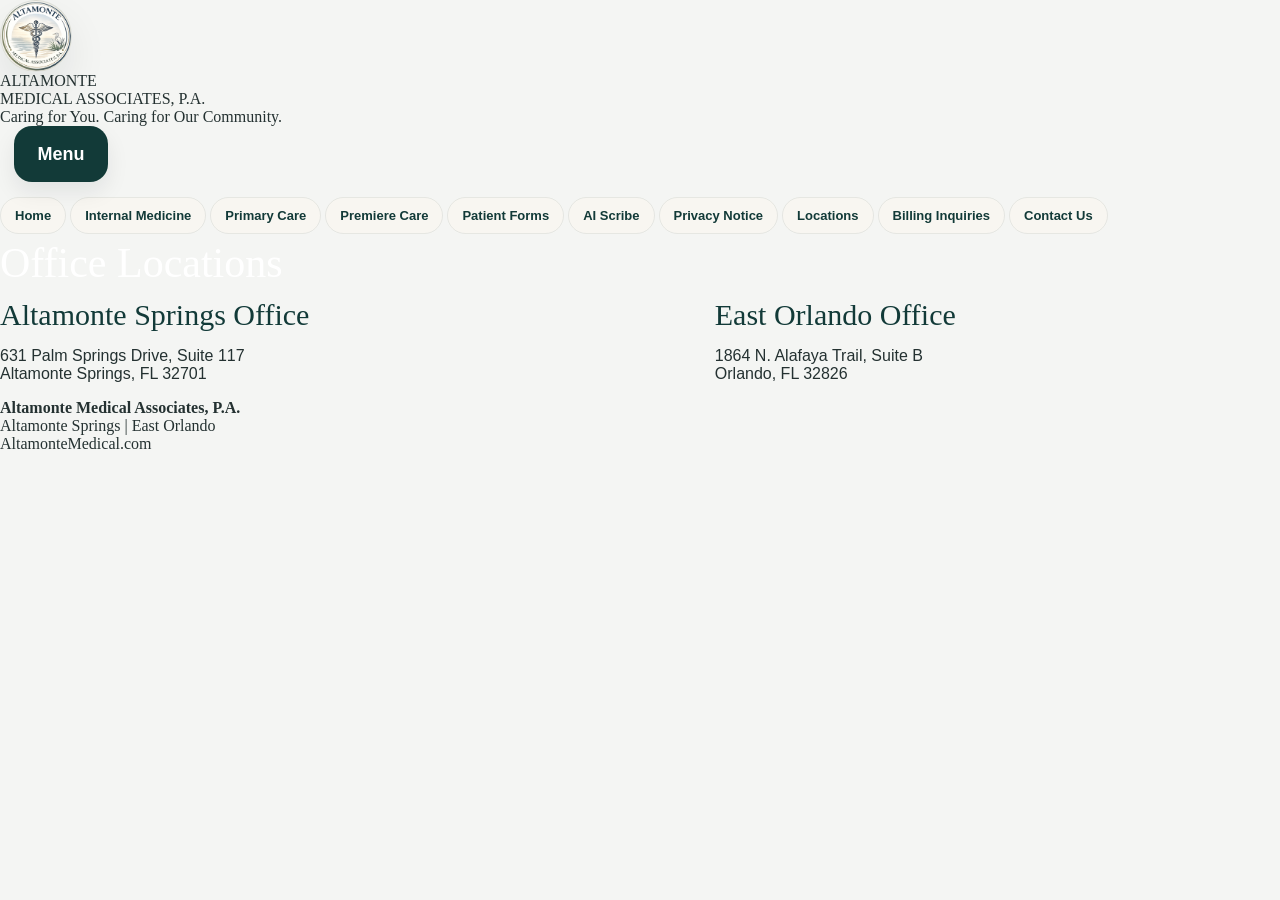
<file: locations.html>
<!doctype html>
<html lang="en">
<head>
<meta charset="utf-8">
<meta name="viewport" content="width=device-width, initial-scale=1">
<title>Locations | Altamonte Medical Associates</title>
<meta name="description" content="Altamonte Medical Associates, P.A. provides physician-led internal medicine and primary care in Altamonte Springs and East Orlando.">
<link rel="stylesheet" href="styles.css">
</head>
<body>
<header class="site-header">
  <div class="header-inner">
    <img src="logo.png" alt="Altamonte Medical Associates logo" class="logo">
    <div>
      <div class="brand-main">ALTAMONTE</div>
      <div class="brand-sub">MEDICAL ASSOCIATES, P.A.</div>
      <div class="tagline">Caring for You. Caring for Our Community.</div>
    </div>
    <button class="menu-toggle" aria-expanded="false">Menu</button>
  </div>
  <nav class="nav">
    <div class="nav-inner">
      <a href="index.html">Home</a>
      <a href="internal-medicine-orlando.html">Internal Medicine</a>
      <a href="primary-care-orlando.html">Primary Care</a>
      <a href="premiere-care-orlando.html">Premiere Care</a>
      <a href="intake-forms.html">Patient Forms</a>
      <a href="ai-scribe-consent.html">AI Scribe</a>
      <a href="notice-of-privacy.html">Privacy Notice</a>
      <a href="locations.html">Locations</a>
      <a href="billing-inquiries.html">Billing Inquiries</a>
      <a href="contact-us.html">Contact Us</a>
    </div>
  </nav>
</header>

<main class="container">
  <h1 class="section-title">Office Locations</h1>
  <div class="grid two">
    <div class="location">
      <h2>Altamonte Springs Office</h2>
      <p>631 Palm Springs Drive, Suite 117<br>Altamonte Springs, FL 32701</p>
    </div>
    <div class="location">
      <h2>East Orlando Office</h2>
      <p>1864 N. Alafaya Trail, Suite B<br>Orlando, FL 32826</p>
    </div>
  </div>
</main>
<footer>
  <div class="footer-inner">
    <div><strong>Altamonte Medical Associates, P.A.</strong><br>Altamonte Springs | East Orlando</div>
    <div>AltamonteMedical.com</div>
  </div>
</footer>
<script src="script.js"></script>
</body>
</html>
</file>
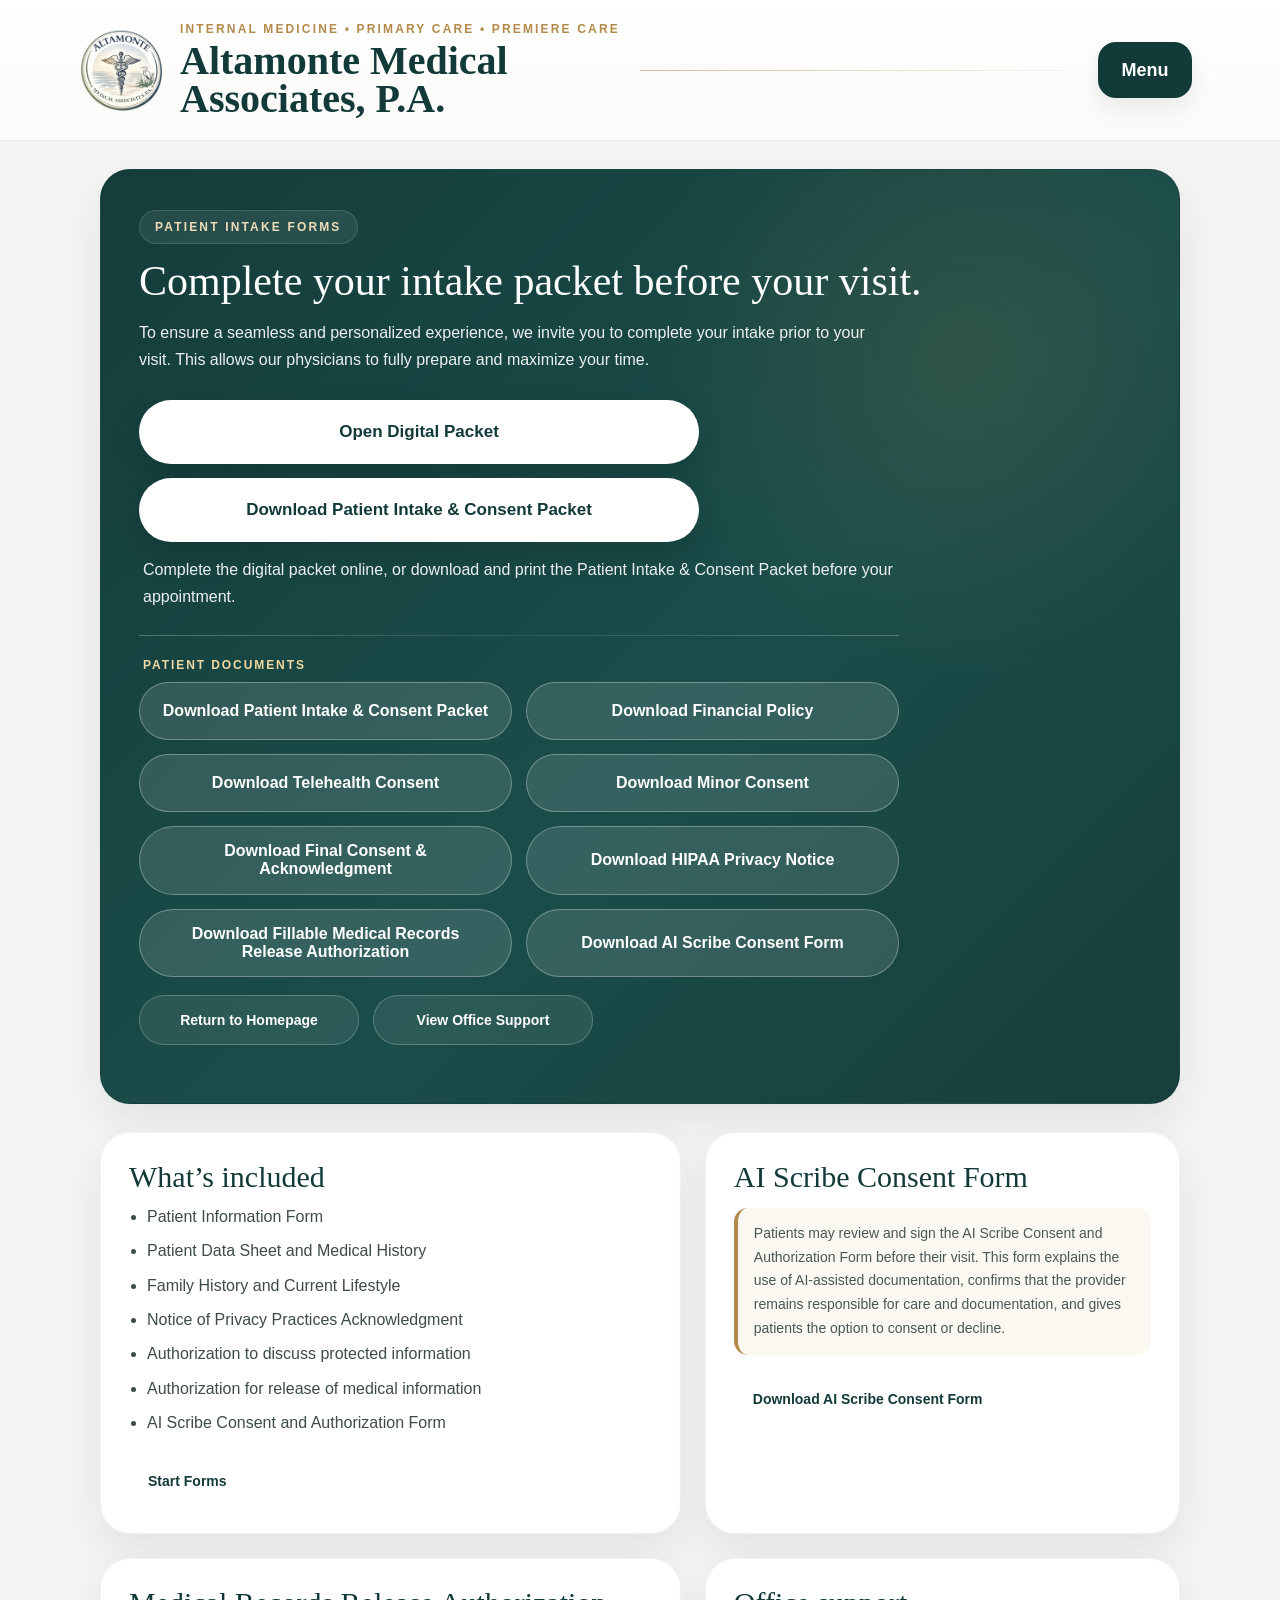
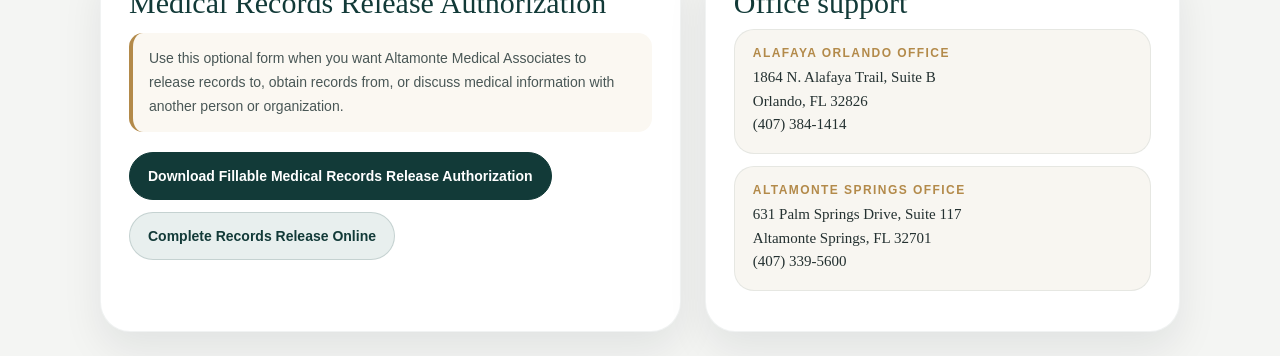
<file: new-patient-forms.html>
<!doctype html>
<html lang="en">
<head>
<meta charset="utf-8">
<meta name="viewport" content="width=device-width, initial-scale=1">
<meta http-equiv="refresh" content="0; url=intake-forms.html">
<link rel="canonical" href="intake-forms.html">
<title>Redirecting | Altamonte Medical Associates</title>
</head>
<body><p><a href="intake-forms.html">Continue to Patient Intake Forms</a></p></body>
</html>
</file>
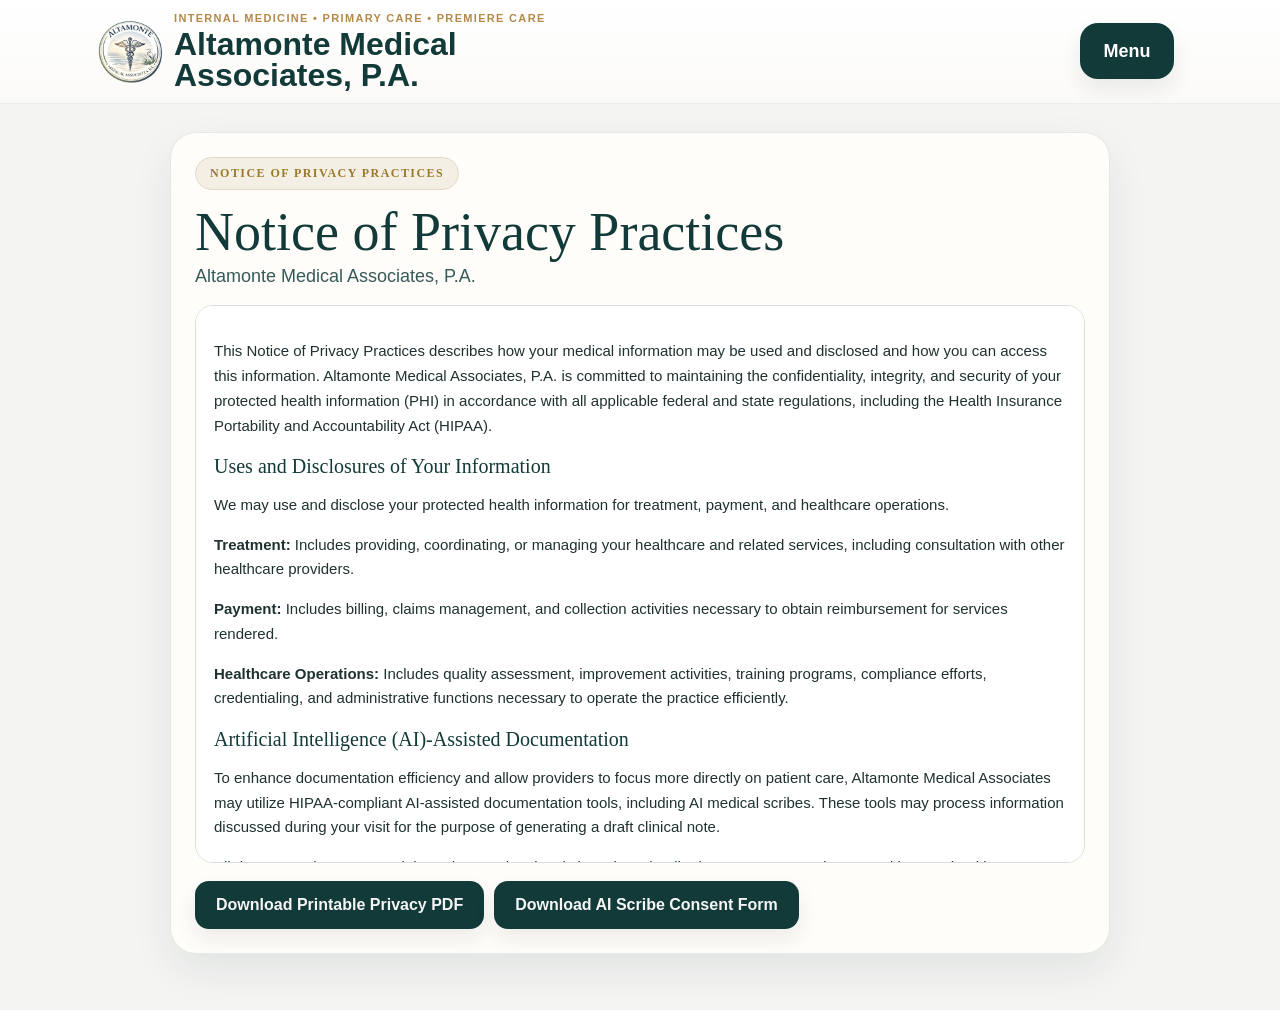
<file: notice-of-privacy.html>
<!DOCTYPE html>

<html lang="en">
<head>
<meta charset="utf-8"/>
<meta content="width=device-width,initial-scale=1" name="viewport"/>
<title>Notice of Privacy Practices | Altamonte Medical Associates</title>
<link href="styles.css" rel="stylesheet"/>
<script defer="" src="script.js"></script>
<style>
    .privacy-page-shell {
      max-width: 980px;
      margin: 0 auto;
      padding: 28px 20px 56px;
    }
    .privacy-page-card {
      background: #fffdf9;
      border: 1px solid rgba(18,58,56,.10);
      border-radius: 26px;
      box-shadow: 0 16px 40px rgba(16,24,40,.08);
      padding: 24px;
    }
    .privacy-header {
      margin-bottom: 18px;
    }
    .privacy-kicker {
      display: inline-block;
      padding: 8px 14px;
      border-radius: 999px;
      background: #f4efe5;
      border: 1px solid #e2d8c4;
      color: #9a7a2b;
      font-size: 12px;
      font-weight: 800;
      letter-spacing: .12em;
      text-transform: uppercase;
      margin-bottom: 14px;
    }
    .privacy-header h1 {
      margin: 0 0 6px;
      color: #123a38;
      font-size: clamp(34px, 5vw, 54px);
      line-height: 1.05;
    }
    .privacy-subtitle {
      margin: 0;
      color: #365a58;
      font-size: 18px;
    }
    .privacy-scroll-box {
      max-height: 62vh;
      overflow-y: auto;
      padding: 18px 18px 8px;
      border: 1px solid #d6dfda;
      border-radius: 18px;
      background: #ffffff;
    }
    .privacy-scroll-box h2 {
      color: #123a38;
      margin: 18px 0 8px;
      font-size: 20px;
    }
    .privacy-scroll-box p, .privacy-scroll-box li {
      color: #1f3130;
      font-size: 15px;
      line-height: 1.65;
    }
    .privacy-scroll-box ul {
      margin: 0 0 8px 20px;
      padding: 0;
    }
    .privacy-effective {
      margin-top: 18px;
    }
    .privacy-actions {
      margin-top: 18px;
      display: flex;
      justify-content: flex-start;
    }
    .cta-button {
      display: inline-flex;
      align-items: center;
      justify-content: center;
      min-height: 48px;
      padding: 12px 20px;
      border-radius: 14px;
      text-decoration: none;
      font-weight: 800;
      background: #123a38;
      color: #ffffff;
      border: 1px solid rgba(18,58,56,.10);
      box-shadow: 0 10px 22px rgba(16,24,40,.08);
    }
    .cta-button:hover { background: #184744; }
    @media (max-width: 760px) {
      .privacy-page-shell { padding: 18px 14px 42px; }
      .privacy-page-card { padding: 18px; border-radius: 22px; }
      .privacy-scroll-box { max-height: 58vh; padding: 16px 14px 6px; }
      .privacy-scroll-box p, .privacy-scroll-box li { font-size: 14px; }
    }
  </style>
<style id="notice-header-match-fix">
/* Make notice page header match the rest of the site */
.topbar{
  position: sticky !important;
  top: 0 !important;
  z-index: 2000 !important;
}
.wrap.brand{
  display:flex !important;
  align-items:center !important;
  justify-content:space-between !important;
  gap:16px !important;
  padding:12px 18px !important;
}
.brand-left{
  display:flex !important;
  align-items:center !important;
  gap:12px !important;
  min-width:0 !important;
  flex:1 1 auto !important;
}
.site-logo{
  width:64px !important;
  height:64px !important;
  object-fit:contain !important;
  flex:0 0 64px !important;
}
.kicker{
  font-size:11px !important;
  letter-spacing:.12em !important;
  line-height:1.2 !important;
}
.name{
  font-size:32px !important;
  line-height:.96 !important;
  margin-top:4px !important;
}
#menuToggle,
.menu-toggle{
  display:inline-flex !important;
  align-items:center !important;
  justify-content:center !important;
  min-width:94px !important;
  height:56px !important;
  padding:0 18px !important;
  border-radius:18px !important;
  border:1px solid rgba(18,58,56,.10) !important;
  background:#123a38 !important;
  color:#fff !important;
  font-size:18px !important;
  font-weight:700 !important;
  line-height:1 !important;
  box-shadow:0 10px 22px rgba(16,24,40,.08) !important;
  cursor:pointer !important;
  transition:transform .18s ease, box-shadow .18s ease, background .18s ease !important;
}
#menuToggle:hover,
.menu-toggle:hover{
  transform:translateY(-2px) !important;
  box-shadow:0 10px 24px rgba(16,24,40,.10) !important;
  background:#184744 !important;
}
.mobile-menu{
  display:none !important;
  position:fixed !important;
  top:96px !important;
  right:16px !important;
  width:min(270px, calc(100vw - 32px)) !important;
  z-index:2100 !important;
}
.mobile-menu.open{
  display:block !important;
}
.mobile-menu-panel{
  width:100% !important;
  margin-left:auto !important;
  border-radius:18px !important;
  overflow:hidden !important;
  background:#fffdf9 !important;
  border:1px solid rgba(18,58,56,.10) !important;
  box-shadow:0 18px 38px rgba(16,24,40,.14) !important;
}
.mobile-menu-links a{
  display:block !important;
  color:#123a38 !important;
  text-decoration:none !important;
  font-size:14px !important;
  font-weight:700 !important;
  background:#fffdf9 !important;
  border-bottom:1px solid rgba(18,58,56,.07) !important;
  padding:12px 14px !important;
}
.mobile-menu-links a:hover{
  background:#f4efe5 !important;
}
@media (max-width:760px){
  .wrap.brand{
    padding:10px 14px !important;
    gap:10px !important;
  }
  .brand-left{
    gap:10px !important;
  }
  .site-logo{
    width:56px !important;
    height:56px !important;
    flex:0 0 56px !important;
  }
  .kicker{
    font-size:9px !important;
    letter-spacing:.12em !important;
    line-height:1.2 !important;
  }
  .name{
    font-size:24px !important;
    line-height:.95 !important;
  }
  #menuToggle,
  .menu-toggle{
    min-width:74px !important;
    height:42px !important;
    padding:0 12px !important;
    border-radius:12px !important;
    font-size:14px !important;
  }
  .mobile-menu{
    top:72px !important;
    right:10px !important;
    width:min(238px, calc(100vw - 20px)) !important;
  }
}
</style>
<style id="global-menu-consistency-final-fix">
/* Universal menu behavior */
.mobile-menu{
  display:none !important;
  position:fixed !important;
  top:96px !important;
  right:16px !important;
  left:auto !important;
  width:min(270px, calc(100vw - 32px)) !important;
  z-index:2100 !important;
  opacity:0 !important;
  transform:translateY(-8px) !important;
  pointer-events:none !important;
  transition:opacity .22s ease, transform .22s ease !important;
}
.mobile-menu.open{
  display:block !important;
  opacity:1 !important;
  transform:translateY(0) !important;
  pointer-events:auto !important;
}
.mobile-menu-panel{
  width:100% !important;
  margin-left:auto !important;
  border-radius:18px !important;
  overflow:hidden !important;
  background:#fffdf9 !important;
  border:1px solid rgba(18,58,56,.10) !important;
  box-shadow:0 18px 38px rgba(16,24,40,.14) !important;
  max-height:82vh !important;
  overflow-y:auto !important;
  -webkit-overflow-scrolling:touch !important;
  overscroll-behavior:contain !important;
}
.mobile-menu-links{
  max-height:none !important;
}
.mobile-menu-links a,
.mobile-menu-links a:visited,
.mobile-menu-links a:hover,
.mobile-menu-links a:active,
.mobile-menu-links a:focus{
  display:block !important;
  padding:12px 14px !important;
  margin:0 !important;
  text-align:left !important;
  text-indent:0 !important;
  color:#123a38 !important;
  background:#fffdf9 !important;
  text-decoration:none !important;
  font-size:14px !important;
  font-weight:700 !important;
  line-height:1.35 !important;
  border-bottom:1px solid rgba(18,58,56,.07) !important;
  border-radius:0 !important;
  box-shadow:none !important;
  transform:none !important;
}
.mobile-menu-cta{
  position:relative !important;
  bottom:0 !important;
  padding:14px 14px 16px !important;
  background:#fffdf9 !important;
}
.menu-call-btn{
  display:flex !important;
  align-items:center !important;
  justify-content:center !important;
  width:100% !important;
  min-height:56px !important;
  margin:0 0 12px 0 !important;
  padding:0 18px !important;
  border-radius:999px !important;
  background:#0f5a54 !important;
  color:#ffffff !important;
  text-decoration:none !important;
  font-size:16px !important;
  font-weight:800 !important;
  line-height:1.2 !important;
  box-shadow:0 10px 22px rgba(16,24,40,.08) !important;
}
.menu-call-btn:last-child{ margin-bottom:0 !important; }
.menu-call-btn:hover{ background:#146760 !important; }

@media (max-width:760px){
  .mobile-menu{
    top:72px !important;
    right:10px !important;
    width:min(238px, calc(100vw - 20px)) !important;
  }
  .mobile-menu-panel{
    max-height:78vh !important;
  }
  .menu-call-btn{
    min-height:52px !important;
    font-size:14px !important;
  }
}
</style>
<style id="notice-cta-color-fix">
.mobile-menu-cta a,
.menu-call-btn{
  background:#0f5a54 !important;
  color:#ffffff !important;
  border-radius:999px !important;
  display:flex !important;
  align-items:center !important;
  justify-content:center !important;
  font-weight:800 !important;
}
</style>
<style id="notice-cta-active-fix">
/* Force consistent CTA button color in all states */
.mobile-menu-cta a,
.mobile-menu-cta a:visited,
.mobile-menu-cta a:active,
.mobile-menu-cta a:focus,
.menu-call-btn,
.menu-call-btn:visited,
.menu-call-btn:active,
.menu-call-btn:focus{
  background:#0f5a54 !important;
  color:#ffffff !important;
}
</style>
<style id="notice-cta-shape-fix">
/* Keep call buttons identical after tap/back in all states */
.mobile-menu-cta a,
.mobile-menu-cta a:link,
.mobile-menu-cta a:visited,
.mobile-menu-cta a:hover,
.mobile-menu-cta a:active,
.mobile-menu-cta a:focus,
.mobile-menu-cta a:focus-visible,
.menu-call-btn,
.menu-call-btn:link,
.menu-call-btn:visited,
.menu-call-btn:hover,
.menu-call-btn:active,
.menu-call-btn:focus,
.menu-call-btn:focus-visible{
  display:flex !important;
  width:100% !important;
  min-height:56px !important;
  padding:0 18px !important;
  margin:0 0 12px 0 !important;
  align-items:center !important;
  justify-content:center !important;
  background:#0f5a54 !important;
  color:#ffffff !important;
  text-decoration:none !important;
  border-radius:999px !important;
  border:none !important;
  outline:none !important;
  box-shadow:0 10px 22px rgba(16,24,40,.08) !important;
  appearance:none !important;
  -webkit-appearance:none !important;
  overflow:hidden !important;
}
.mobile-menu-cta a:last-child,
.menu-call-btn:last-child{
  margin-bottom:0 !important;
}
@media (max-width:760px){
  .mobile-menu-cta a,
  .mobile-menu-cta a:link,
  .mobile-menu-cta a:visited,
  .mobile-menu-cta a:hover,
  .mobile-menu-cta a:active,
  .mobile-menu-cta a:focus,
  .mobile-menu-cta a:focus-visible,
  .menu-call-btn,
  .menu-call-btn:link,
  .menu-call-btn:visited,
  .menu-call-btn:hover,
  .menu-call-btn:active,
  .menu-call-btn:focus,
  .menu-call-btn:focus-visible{
    min-height:52px !important;
    font-size:14px !important;
  }
}
</style>
<style id="menu-cta-revert-green-fix">
/* ONLY menu CTA buttons (not hero buttons) */
.mobile-menu .mobile-menu-cta a,
.mobile-menu-cta a{
  background:#0f5a54 !important;
  color:#ffffff !important;
  border:none !important;
  border-radius:999px !important;
  padding:10px 16px !important;
  font-size:16px !important;
  font-weight:700 !important;
  min-height:auto !important;
  width:auto !important;
  display:flex !important;
  align-items:center !important;
  justify-content:center !important;
}
.mobile-menu .mobile-menu-cta a:visited,
.mobile-menu .mobile-menu-cta a:hover,
.mobile-menu .mobile-menu-cta a:active,
.mobile-menu .mobile-menu-cta a:focus{
  background:#0f5a54 !important;
  color:#ffffff !important;
}
</style>
<style id="fix-link-color-offwhite">
/* Force override purple links */
a,
a:link,
a:visited,
a:hover,
a:active {
  color: #f5f5f5 !important;
  text-decoration: none !important;
}

/* specifically target hero links */
.hero a,
.hero-actions a,
.button-link,
.link-button {
  color: #f5f5f5 !important;
}
</style>
<style id="mobile-render-compat-fix">
html, body{
  -webkit-text-size-adjust:100%;
  text-size-adjust:100%;
}
.mobile-menu,
.mobile-menu-panel{
  -webkit-transform:translateZ(0);
  transform:translateZ(0);
  backface-visibility:hidden;
  -webkit-backface-visibility:hidden;
}
.mobile-menu{
  will-change:transform, opacity;
}
.mobile-menu-panel{
  overflow-y:auto !important;
  overflow-x:hidden !important;
  -webkit-overflow-scrolling:touch !important;
  overscroll-behavior:contain !important;
  touch-action:pan-y !important;
}
.menu-toggle,
#menuToggle{
  -webkit-tap-highlight-color:transparent;
  touch-action:manipulation;
}
.mobile-menu-links a,
.mobile-menu-cta a{
  -webkit-tap-highlight-color:transparent;
  touch-action:manipulation;
}
@supports (-webkit-touch-callout:none){
  .mobile-menu{
    position:fixed !important;
  }
  .mobile-menu-panel{
    max-height:78svh !important;
  }
}
</style>
<style id="iphone-menu-color-stability-fix">
/* Prevent washed-out white menus on iPhone */
.mobile-menu,
.mobile-menu-panel{
  background:#fffdf9 !important;
  color:#123a38 !important;
  -webkit-text-fill-color:#123a38 !important;
}
.mobile-menu-links,
.mobile-menu-links a,
.mobile-menu-links a:link,
.mobile-menu-links a:visited,
.mobile-menu-links a:hover,
.mobile-menu-links a:active,
.mobile-menu-links a:focus{
  background:#fffdf9 !important;
  color:#123a38 !important;
  -webkit-text-fill-color:#123a38 !important;
  opacity:1 !important;
}
.mobile-menu-cta{
  background:#fffdf9 !important;
}
.mobile-menu-cta a,
.mobile-menu-cta a:link,
.mobile-menu-cta a:visited,
.mobile-menu-cta a:hover,
.mobile-menu-cta a:active,
.mobile-menu-cta a:focus,
.menu-call-btn,
.menu-call-btn:link,
.menu-call-btn:visited,
.menu-call-btn:hover,
.menu-call-btn:active,
.menu-call-btn:focus{
  background:#0f5a54 !important;
  color:#ffffff !important;
  -webkit-text-fill-color:#ffffff !important;
  opacity:1 !important;
}
@supports (-webkit-touch-callout:none){
  .mobile-menu,
  .mobile-menu-panel,
  .mobile-menu-links,
  .mobile-menu-links a{
    background:#fffdf9 !important;
    color:#123a38 !important;
    -webkit-text-fill-color:#123a38 !important;
  }
  .mobile-menu-cta a,
  .menu-call-btn{
    background:#0f5a54 !important;
    color:#ffffff !important;
    -webkit-text-fill-color:#ffffff !important;
  }
}
</style>
<style id="final-mobile-menu-visibility-fix">
.mobile-menu.open{display:block !important; opacity:1 !important; pointer-events:auto !important;}
.mobile-menu-panel{max-height:calc(100vh - 92px) !important; overflow-y:auto !important; -webkit-overflow-scrolling:touch !important;}
.mobile-menu-links{display:block !important; max-height:none !important; overflow:visible !important;}
.mobile-menu-links a{display:block !important; visibility:visible !important; opacity:1 !important;}
.mobile-menu-cta{position:relative !important; display:grid !important;}
</style></head>
<body>
<header class="topbar">
<div class="wrap brand">
<a class="brand-left" href="index.html" style="text-decoration:none;color:inherit;">
<img alt="Altamonte Medical Associates logo" class="site-logo" src="logo.png"/>
<div>
<div class="kicker">INTERNAL MEDICINE • PRIMARY CARE • PREMIERE CARE</div>
<div class="name">Altamonte Medical<br/>Associates, P.A.</div>
</div>
</a>
<button aria-expanded="false" class="menu-toggle" id="menuToggle" type="button">Menu</button>
<div class="mobile-menu" id="mobileMenu">
<div class="mobile-menu-panel">
<div class="mobile-menu-links">
<a href="index.html">Homepage</a>
<a href="internal-medicine-orlando.html">Internal Medicine</a>
<a href="primary-care-orlando.html">Primary Care</a>
<a href="premiere-care-orlando.html">Premiere Care</a>
<a href="index.html#services">Services</a>
<a href="index.html#conditions">Conditions Treated</a>
<a href="index.html#physicians">Meet the Doctors</a>
<a href="index.html#locations">Locations</a>
<a href="billing-inquiries.html">Billing Inquiries</a>
<a href="contact-us.html">Contact Us</a>
<a href="index.html#what-to-expect">What To Expect</a>
<a href="intake-forms.html">Patient Intake Forms</a>
<a href="patient-portal.html">Patient Portal — Patient Ally</a>
<a href="index.html#faq">Frequently Asked Questions</a>
<a href="notice-of-privacy.html">Notice of Privacy Practices</a>
</div>
<div class="mobile-menu-cta">
<a class="menu-call-btn" href="tel:4073841414">Call Alafaya Orlando Office</a>
<a class="menu-call-btn" href="tel:4073395600">Call Altamonte Springs Office</a>
</div>
</div>
</div>
</div>
</header>
<div class="privacy-page-shell">
<div class="privacy-page-card">
<div class="privacy-header">
<div class="privacy-kicker">NOTICE OF PRIVACY PRACTICES</div>
<h1>Notice of Privacy Practices</h1>
<p class="privacy-subtitle">Altamonte Medical Associates, P.A.</p>
</div>
<div class="privacy-scroll-box">
<p>
        This Notice of Privacy Practices describes how your medical information may be used and disclosed and how you can access this information.
        Altamonte Medical Associates, P.A. is committed to maintaining the confidentiality, integrity, and security of your protected health information
        (PHI) in accordance with all applicable federal and state regulations, including the Health Insurance Portability and Accountability Act (HIPAA).
      </p>
<h2>Uses and Disclosures of Your Information</h2>
<p>We may use and disclose your protected health information for treatment, payment, and healthcare operations.</p>
<p><strong>Treatment:</strong> Includes providing, coordinating, or managing your healthcare and related services, including consultation with other healthcare providers.</p>
<p><strong>Payment:</strong> Includes billing, claims management, and collection activities necessary to obtain reimbursement for services rendered.</p>
<p><strong>Healthcare Operations:</strong> Includes quality assessment, improvement activities, training programs, compliance efforts, credentialing, and administrative functions necessary to operate the practice efficiently.</p>
<h2>Artificial Intelligence (AI)-Assisted Documentation</h2>
<p>
        To enhance documentation efficiency and allow providers to focus more directly on patient care,
        Altamonte Medical Associates may utilize HIPAA-compliant AI-assisted documentation tools,
        including AI medical scribes. These tools may process information discussed during your visit
        for the purpose of generating a draft clinical note.
      </p>
<p>
        All documentation generated through AI-assisted tools is reviewed, edited as necessary,
        and approved by your healthcare provider before becoming part of your medical record.
      </p>
<p>
        AI-assisted documentation tools do not diagnose medical conditions, make treatment decisions,
        prescribe medications, or replace the clinical judgment of your healthcare provider.
      </p>
<p>
        Patients may be asked to review and acknowledge a separate AI Scribe Consent Form prior to use
        of AI-assisted documentation technology. Participation is voluntary and declining the use of
        AI-assisted documentation will not affect the quality of care received.
      </p>
<p>
<a class="cta-button" download="Altamonte_AI_Scribe_Consent_Form.pdf" href="ai-scribe-consent-form.pdf">Download AI Scribe Consent Form</a>
</p>
<h2>Telehealth Services</h2>
<p>
        We may provide care through telehealth platforms, including synchronous video visits, asynchronous communication, secure messaging, and remote patient monitoring.
        While we utilize HIPAA-compliant technologies whenever possible, electronic communication carries inherent risks. By participating in telehealth services,
        you acknowledge and accept these risks.
      </p>
<h2>Concierge and Enhanced Communication</h2>
<p>
        As part of our personalized care model, patients may have access to enhanced communication methods including direct physician access via phone, secure messaging,
        or email. While reasonable safeguards are implemented, these communication methods may introduce additional privacy considerations which you acknowledge and accept.
      </p>
<h2>Other Permitted and Required Disclosures</h2>
<p>
        We may disclose your protected health information when required by law, including for public health reporting, health oversight activities, law enforcement requests,
        judicial proceedings, and to prevent or lessen serious threats to health or safety. We may also disclose information for workers’ compensation and other legally mandated purposes.
      </p>
<h2>Your Rights</h2>
<ul>
<li>Access and obtain copies of your medical records</li>
<li>Request amendments or corrections</li>
<li>Request restrictions on certain uses and disclosures</li>
<li>Request confidential communications</li>
<li>Receive an accounting of disclosures</li>
<li>Obtain a copy of this notice at any time</li>
</ul>
<h2>Our Responsibilities</h2>
<p>
        We are required by law to maintain the privacy and security of your protected health information, provide you with this notice, notify you in the event of a breach,
        and abide by the terms currently in effect. We reserve the right to revise this notice and make updates applicable to all protected health information we maintain.
      </p>
<h2>Contact Information</h2>
<p>
        Altamonte Medical Associates, P.A.<br/>
        If you have questions or concerns regarding your privacy rights, you may contact our office directly.
        You may also file a complaint with the U.S. Department of Health and Human Services. You will not be penalized for filing a complaint.
      </p>
<p class="privacy-effective"><strong>Effective Date:</strong> April 18, 2026</p>
</div>
<div class="privacy-actions">
<a class="cta-button" download="Altamonte_HIPAA_Notice_of_Privacy_Practices.pdf" href="Altamonte_HIPAA_FULLY_EXPANDED_FINAL_with_logo.pdf">Download Printable Privacy PDF</a>
<a class="cta-button" download="Altamonte_AI_Scribe_Consent_Form.pdf" href="ai-scribe-consent-form.pdf" style="margin-left:10px;">Download AI Scribe Consent Form</a>
</div>
</div>
</div>
<script id="universal-navigation-fix">
document.addEventListener('DOMContentLoaded', function () {
  const btn = document.getElementById('menuToggle');
  const menu = document.getElementById('mobileMenu');

  if (!btn || !menu) return;

  btn.replaceWith(btn.cloneNode(true));
  const cleanBtn = document.getElementById('menuToggle');

  function openMenu() {
    menu.classList.add('open');
    cleanBtn.setAttribute('aria-expanded','true');
  }

  function closeMenu() {
    menu.classList.remove('open');
    cleanBtn.setAttribute('aria-expanded','false');
  }

  cleanBtn.addEventListener('click', function(e){
    e.preventDefault();
    e.stopPropagation();
    menu.classList.contains('open') ? closeMenu() : openMenu();
  });

  document.addEventListener('click', function(e){
    if (!menu.contains(e.target) && !cleanBtn.contains(e.target)) {
      closeMenu();
    }
  });

  menu.querySelectorAll('a').forEach(link => {
    link.addEventListener('click', closeMenu);
  });
});
</script>
</body>
</html>
</file>
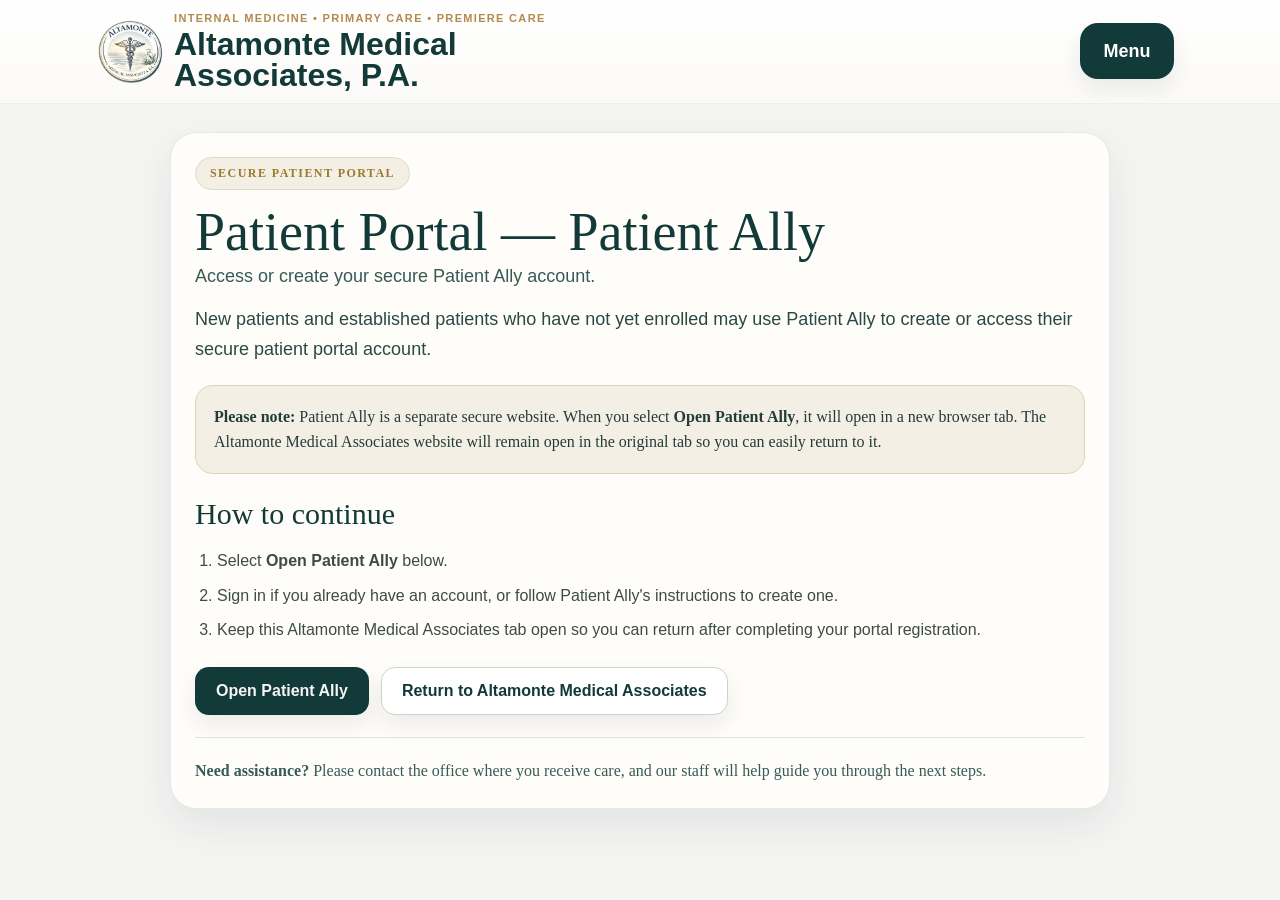
<file: patient-portal.html>
<!DOCTYPE html>

<html lang="en">
<head>
<meta charset="utf-8"/>
<meta content="width=device-width,initial-scale=1" name="viewport"/>
<title>Patient Portal — Patient Ally | Altamonte Medical Associates</title>
<link href="styles.css" rel="stylesheet"/>
<script defer="" src="script.js"></script>
<style>
    .privacy-page-shell {
      max-width: 980px;
      margin: 0 auto;
      padding: 28px 20px 56px;
    }
    .privacy-page-card {
      background: #fffdf9;
      border: 1px solid rgba(18,58,56,.10);
      border-radius: 26px;
      box-shadow: 0 16px 40px rgba(16,24,40,.08);
      padding: 24px;
    }
    .privacy-header {
      margin-bottom: 18px;
    }
    .privacy-kicker {
      display: inline-block;
      padding: 8px 14px;
      border-radius: 999px;
      background: #f4efe5;
      border: 1px solid #e2d8c4;
      color: #9a7a2b;
      font-size: 12px;
      font-weight: 800;
      letter-spacing: .12em;
      text-transform: uppercase;
      margin-bottom: 14px;
    }
    .privacy-header h1 {
      margin: 0 0 6px;
      color: #123a38;
      font-size: clamp(34px, 5vw, 54px);
      line-height: 1.05;
    }
    .privacy-subtitle {
      margin: 0;
      color: #365a58;
      font-size: 18px;
    }
    .privacy-scroll-box {
      max-height: 62vh;
      overflow-y: auto;
      padding: 18px 18px 8px;
      border: 1px solid #d6dfda;
      border-radius: 18px;
      background: #ffffff;
    }
    .privacy-scroll-box h2 {
      color: #123a38;
      margin: 18px 0 8px;
      font-size: 20px;
    }
    .privacy-scroll-box p, .privacy-scroll-box li {
      color: #1f3130;
      font-size: 15px;
      line-height: 1.65;
    }
    .privacy-scroll-box ul {
      margin: 0 0 8px 20px;
      padding: 0;
    }
    .privacy-effective {
      margin-top: 18px;
    }
    .privacy-actions {
      margin-top: 18px;
      display: flex;
      justify-content: flex-start;
    }
    .cta-button {
      display: inline-flex;
      align-items: center;
      justify-content: center;
      min-height: 48px;
      padding: 12px 20px;
      border-radius: 14px;
      text-decoration: none;
      font-weight: 800;
      background: #123a38;
      color: #ffffff;
      border: 1px solid rgba(18,58,56,.10);
      box-shadow: 0 10px 22px rgba(16,24,40,.08);
    }
    .cta-button:hover { background: #184744; }
    @media (max-width: 760px) {
      .privacy-page-shell { padding: 18px 14px 42px; }
      .privacy-page-card { padding: 18px; border-radius: 22px; }
      .privacy-scroll-box { max-height: 58vh; padding: 16px 14px 6px; }
      .privacy-scroll-box p, .privacy-scroll-box li { font-size: 14px; }
    }
  </style>
<style id="notice-header-match-fix">
/* Make notice page header match the rest of the site */
.topbar{
  position: sticky !important;
  top: 0 !important;
  z-index: 2000 !important;
}
.wrap.brand{
  display:flex !important;
  align-items:center !important;
  justify-content:space-between !important;
  gap:16px !important;
  padding:12px 18px !important;
}
.brand-left{
  display:flex !important;
  align-items:center !important;
  gap:12px !important;
  min-width:0 !important;
  flex:1 1 auto !important;
}
.site-logo{
  width:64px !important;
  height:64px !important;
  object-fit:contain !important;
  flex:0 0 64px !important;
}
.kicker{
  font-size:11px !important;
  letter-spacing:.12em !important;
  line-height:1.2 !important;
}
.name{
  font-size:32px !important;
  line-height:.96 !important;
  margin-top:4px !important;
}
#menuToggle,
.menu-toggle{
  display:inline-flex !important;
  align-items:center !important;
  justify-content:center !important;
  min-width:94px !important;
  height:56px !important;
  padding:0 18px !important;
  border-radius:18px !important;
  border:1px solid rgba(18,58,56,.10) !important;
  background:#123a38 !important;
  color:#fff !important;
  font-size:18px !important;
  font-weight:700 !important;
  line-height:1 !important;
  box-shadow:0 10px 22px rgba(16,24,40,.08) !important;
  cursor:pointer !important;
  transition:transform .18s ease, box-shadow .18s ease, background .18s ease !important;
}
#menuToggle:hover,
.menu-toggle:hover{
  transform:translateY(-2px) !important;
  box-shadow:0 10px 24px rgba(16,24,40,.10) !important;
  background:#184744 !important;
}
.mobile-menu{
  display:none !important;
  position:fixed !important;
  top:96px !important;
  right:16px !important;
  width:min(270px, calc(100vw - 32px)) !important;
  z-index:2100 !important;
}
.mobile-menu.open{
  display:block !important;
}
.mobile-menu-panel{
  width:100% !important;
  margin-left:auto !important;
  border-radius:18px !important;
  overflow:hidden !important;
  background:#fffdf9 !important;
  border:1px solid rgba(18,58,56,.10) !important;
  box-shadow:0 18px 38px rgba(16,24,40,.14) !important;
}
.mobile-menu-links a{
  display:block !important;
  color:#123a38 !important;
  text-decoration:none !important;
  font-size:14px !important;
  font-weight:700 !important;
  background:#fffdf9 !important;
  border-bottom:1px solid rgba(18,58,56,.07) !important;
  padding:12px 14px !important;
}
.mobile-menu-links a:hover{
  background:#f4efe5 !important;
}
@media (max-width:760px){
  .wrap.brand{
    padding:10px 14px !important;
    gap:10px !important;
  }
  .brand-left{
    gap:10px !important;
  }
  .site-logo{
    width:56px !important;
    height:56px !important;
    flex:0 0 56px !important;
  }
  .kicker{
    font-size:9px !important;
    letter-spacing:.12em !important;
    line-height:1.2 !important;
  }
  .name{
    font-size:24px !important;
    line-height:.95 !important;
  }
  #menuToggle,
  .menu-toggle{
    min-width:74px !important;
    height:42px !important;
    padding:0 12px !important;
    border-radius:12px !important;
    font-size:14px !important;
  }
  .mobile-menu{
    top:72px !important;
    right:10px !important;
    width:min(238px, calc(100vw - 20px)) !important;
  }
}
</style>
<style id="global-menu-consistency-final-fix">
/* Universal menu behavior */
.mobile-menu{
  display:none !important;
  position:fixed !important;
  top:96px !important;
  right:16px !important;
  left:auto !important;
  width:min(270px, calc(100vw - 32px)) !important;
  z-index:2100 !important;
  opacity:0 !important;
  transform:translateY(-8px) !important;
  pointer-events:none !important;
  transition:opacity .22s ease, transform .22s ease !important;
}
.mobile-menu.open{
  display:block !important;
  opacity:1 !important;
  transform:translateY(0) !important;
  pointer-events:auto !important;
}
.mobile-menu-panel{
  width:100% !important;
  margin-left:auto !important;
  border-radius:18px !important;
  overflow:hidden !important;
  background:#fffdf9 !important;
  border:1px solid rgba(18,58,56,.10) !important;
  box-shadow:0 18px 38px rgba(16,24,40,.14) !important;
  max-height:82vh !important;
  overflow-y:auto !important;
  -webkit-overflow-scrolling:touch !important;
  overscroll-behavior:contain !important;
}
.mobile-menu-links{
  max-height:none !important;
}
.mobile-menu-links a,
.mobile-menu-links a:visited,
.mobile-menu-links a:hover,
.mobile-menu-links a:active,
.mobile-menu-links a:focus{
  display:block !important;
  padding:12px 14px !important;
  margin:0 !important;
  text-align:left !important;
  text-indent:0 !important;
  color:#123a38 !important;
  background:#fffdf9 !important;
  text-decoration:none !important;
  font-size:14px !important;
  font-weight:700 !important;
  line-height:1.35 !important;
  border-bottom:1px solid rgba(18,58,56,.07) !important;
  border-radius:0 !important;
  box-shadow:none !important;
  transform:none !important;
}
.mobile-menu-cta{
  position:relative !important;
  bottom:0 !important;
  padding:14px 14px 16px !important;
  background:#fffdf9 !important;
}
.menu-call-btn{
  display:flex !important;
  align-items:center !important;
  justify-content:center !important;
  width:100% !important;
  min-height:56px !important;
  margin:0 0 12px 0 !important;
  padding:0 18px !important;
  border-radius:999px !important;
  background:#0f5a54 !important;
  color:#ffffff !important;
  text-decoration:none !important;
  font-size:16px !important;
  font-weight:800 !important;
  line-height:1.2 !important;
  box-shadow:0 10px 22px rgba(16,24,40,.08) !important;
}
.menu-call-btn:last-child{ margin-bottom:0 !important; }
.menu-call-btn:hover{ background:#146760 !important; }

@media (max-width:760px){
  .mobile-menu{
    top:72px !important;
    right:10px !important;
    width:min(238px, calc(100vw - 20px)) !important;
  }
  .mobile-menu-panel{
    max-height:78vh !important;
  }
  .menu-call-btn{
    min-height:52px !important;
    font-size:14px !important;
  }
}
</style>
<style id="notice-cta-color-fix">
.mobile-menu-cta a,
.menu-call-btn{
  background:#0f5a54 !important;
  color:#ffffff !important;
  border-radius:999px !important;
  display:flex !important;
  align-items:center !important;
  justify-content:center !important;
  font-weight:800 !important;
}
</style>
<style id="notice-cta-active-fix">
/* Force consistent CTA button color in all states */
.mobile-menu-cta a,
.mobile-menu-cta a:visited,
.mobile-menu-cta a:active,
.mobile-menu-cta a:focus,
.menu-call-btn,
.menu-call-btn:visited,
.menu-call-btn:active,
.menu-call-btn:focus{
  background:#0f5a54 !important;
  color:#ffffff !important;
}
</style>
<style id="notice-cta-shape-fix">
/* Keep call buttons identical after tap/back in all states */
.mobile-menu-cta a,
.mobile-menu-cta a:link,
.mobile-menu-cta a:visited,
.mobile-menu-cta a:hover,
.mobile-menu-cta a:active,
.mobile-menu-cta a:focus,
.mobile-menu-cta a:focus-visible,
.menu-call-btn,
.menu-call-btn:link,
.menu-call-btn:visited,
.menu-call-btn:hover,
.menu-call-btn:active,
.menu-call-btn:focus,
.menu-call-btn:focus-visible{
  display:flex !important;
  width:100% !important;
  min-height:56px !important;
  padding:0 18px !important;
  margin:0 0 12px 0 !important;
  align-items:center !important;
  justify-content:center !important;
  background:#0f5a54 !important;
  color:#ffffff !important;
  text-decoration:none !important;
  border-radius:999px !important;
  border:none !important;
  outline:none !important;
  box-shadow:0 10px 22px rgba(16,24,40,.08) !important;
  appearance:none !important;
  -webkit-appearance:none !important;
  overflow:hidden !important;
}
.mobile-menu-cta a:last-child,
.menu-call-btn:last-child{
  margin-bottom:0 !important;
}
@media (max-width:760px){
  .mobile-menu-cta a,
  .mobile-menu-cta a:link,
  .mobile-menu-cta a:visited,
  .mobile-menu-cta a:hover,
  .mobile-menu-cta a:active,
  .mobile-menu-cta a:focus,
  .mobile-menu-cta a:focus-visible,
  .menu-call-btn,
  .menu-call-btn:link,
  .menu-call-btn:visited,
  .menu-call-btn:hover,
  .menu-call-btn:active,
  .menu-call-btn:focus,
  .menu-call-btn:focus-visible{
    min-height:52px !important;
    font-size:14px !important;
  }
}
</style>
<style id="menu-cta-revert-green-fix">
/* ONLY menu CTA buttons (not hero buttons) */
.mobile-menu .mobile-menu-cta a,
.mobile-menu-cta a{
  background:#0f5a54 !important;
  color:#ffffff !important;
  border:none !important;
  border-radius:999px !important;
  padding:10px 16px !important;
  font-size:16px !important;
  font-weight:700 !important;
  min-height:auto !important;
  width:auto !important;
  display:flex !important;
  align-items:center !important;
  justify-content:center !important;
}
.mobile-menu .mobile-menu-cta a:visited,
.mobile-menu .mobile-menu-cta a:hover,
.mobile-menu .mobile-menu-cta a:active,
.mobile-menu .mobile-menu-cta a:focus{
  background:#0f5a54 !important;
  color:#ffffff !important;
}
</style>
<style id="fix-link-color-offwhite">
/* Force override purple links */
a,
a:link,
a:visited,
a:hover,
a:active {
  color: #f5f5f5 !important;
  text-decoration: none !important;
}

/* specifically target hero links */
.hero a,
.hero-actions a,
.button-link,
.link-button {
  color: #f5f5f5 !important;
}
</style>
<style id="mobile-render-compat-fix">
html, body{
  -webkit-text-size-adjust:100%;
  text-size-adjust:100%;
}
.mobile-menu,
.mobile-menu-panel{
  -webkit-transform:translateZ(0);
  transform:translateZ(0);
  backface-visibility:hidden;
  -webkit-backface-visibility:hidden;
}
.mobile-menu{
  will-change:transform, opacity;
}
.mobile-menu-panel{
  overflow-y:auto !important;
  overflow-x:hidden !important;
  -webkit-overflow-scrolling:touch !important;
  overscroll-behavior:contain !important;
  touch-action:pan-y !important;
}
.menu-toggle,
#menuToggle{
  -webkit-tap-highlight-color:transparent;
  touch-action:manipulation;
}
.mobile-menu-links a,
.mobile-menu-cta a{
  -webkit-tap-highlight-color:transparent;
  touch-action:manipulation;
}
@supports (-webkit-touch-callout:none){
  .mobile-menu{
    position:fixed !important;
  }
  .mobile-menu-panel{
    max-height:78svh !important;
  }
}
</style>
<style id="iphone-menu-color-stability-fix">
/* Prevent washed-out white menus on iPhone */
.mobile-menu,
.mobile-menu-panel{
  background:#fffdf9 !important;
  color:#123a38 !important;
  -webkit-text-fill-color:#123a38 !important;
}
.mobile-menu-links,
.mobile-menu-links a,
.mobile-menu-links a:link,
.mobile-menu-links a:visited,
.mobile-menu-links a:hover,
.mobile-menu-links a:active,
.mobile-menu-links a:focus{
  background:#fffdf9 !important;
  color:#123a38 !important;
  -webkit-text-fill-color:#123a38 !important;
  opacity:1 !important;
}
.mobile-menu-cta{
  background:#fffdf9 !important;
}
.mobile-menu-cta a,
.mobile-menu-cta a:link,
.mobile-menu-cta a:visited,
.mobile-menu-cta a:hover,
.mobile-menu-cta a:active,
.mobile-menu-cta a:focus,
.menu-call-btn,
.menu-call-btn:link,
.menu-call-btn:visited,
.menu-call-btn:hover,
.menu-call-btn:active,
.menu-call-btn:focus{
  background:#0f5a54 !important;
  color:#ffffff !important;
  -webkit-text-fill-color:#ffffff !important;
  opacity:1 !important;
}
@supports (-webkit-touch-callout:none){
  .mobile-menu,
  .mobile-menu-panel,
  .mobile-menu-links,
  .mobile-menu-links a{
    background:#fffdf9 !important;
    color:#123a38 !important;
    -webkit-text-fill-color:#123a38 !important;
  }
  .mobile-menu-cta a,
  .menu-call-btn{
    background:#0f5a54 !important;
    color:#ffffff !important;
    -webkit-text-fill-color:#ffffff !important;
  }
}
</style>
<style id="final-mobile-menu-visibility-fix">
.mobile-menu.open{display:block !important; opacity:1 !important; pointer-events:auto !important;}
.mobile-menu-panel{max-height:calc(100vh - 92px) !important; overflow-y:auto !important; -webkit-overflow-scrolling:touch !important;}
.mobile-menu-links{display:block !important; max-height:none !important; overflow:visible !important;}
.mobile-menu-links a{display:block !important; visibility:visible !important; opacity:1 !important;}
.mobile-menu-cta{position:relative !important; display:grid !important;}
</style>
<style id="patient-portal-page-styles">
  .portal-card {
    text-align: left;
  }
  .portal-intro {
    font-size: 18px;
    line-height: 1.65;
    color: #294947;
    margin: 0 0 20px;
  }
  .portal-notice {
    background: #f4efe5;
    border: 1px solid #dfd2b9;
    border-radius: 18px;
    padding: 18px;
    margin: 18px 0;
    color: #233c3a;
    line-height: 1.6;
  }
  .portal-steps {
    margin: 18px 0 22px;
    padding-left: 22px;
    color: #1f3130;
    line-height: 1.7;
  }
  .portal-actions {
    display: flex;
    flex-wrap: wrap;
    gap: 12px;
    margin-top: 24px;
  }
  .portal-primary {
    background: #123a38 !important;
    color: #ffffff !important;
  }
  .portal-secondary,
  a.portal-secondary,
  a.portal-secondary:link,
  a.portal-secondary:visited,
  a.portal-secondary:hover,
  a.portal-secondary:active,
  a.portal-secondary:focus {
    background: #ffffff !important;
    color: #123a38 !important;
    -webkit-text-fill-color: #123a38 !important;
    border: 1px solid #c8d4cf !important;
    opacity: 1 !important;
  }
  a.portal-secondary:hover,
  a.portal-secondary:active,
  a.portal-secondary:focus {
    background: #f4efe5 !important;
  }
  .portal-help {
    margin-top: 22px;
    padding-top: 20px;
    border-top: 1px solid #dce4df;
    color: #365a58;
    line-height: 1.6;
  }
  @media (max-width: 620px) {
    .portal-actions { display: grid; }
    .portal-actions .cta-button { width: 100%; }
  }
</style>
</head>
<body>
<header class="topbar">
<div class="wrap brand">
<a class="brand-left" href="index.html" style="text-decoration:none;color:inherit;">
<img alt="Altamonte Medical Associates logo" class="site-logo" src="logo.png"/>
<div>
<div class="kicker">INTERNAL MEDICINE • PRIMARY CARE • PREMIERE CARE</div>
<div class="name">Altamonte Medical<br/>Associates, P.A.</div>
</div>
</a>
<button aria-expanded="false" class="menu-toggle" id="menuToggle" type="button">Menu</button>
<div class="mobile-menu" id="mobileMenu">
<div class="mobile-menu-panel">
<div class="mobile-menu-links">
<a href="index.html">Homepage</a>
<a href="internal-medicine-orlando.html">Internal Medicine</a>
<a href="primary-care-orlando.html">Primary Care</a>
<a href="premiere-care-orlando.html">Premiere Care</a>
<a href="index.html#services">Services</a>
<a href="index.html#conditions">Conditions Treated</a>
<a href="index.html#physicians">Meet the Doctors</a>
<a href="index.html#locations">Locations</a>
<a href="billing-inquiries.html">Billing Inquiries</a>
<a href="contact-us.html">Contact Us</a>
<a href="index.html#what-to-expect">What To Expect</a>
<a href="intake-forms.html">Patient Intake Forms</a>
<a href="patient-portal.html">Patient Portal — Patient Ally</a>
<a href="index.html#faq">Frequently Asked Questions</a>
<a href="notice-of-privacy.html">Notice of Privacy Practices</a>
</div>
<div class="mobile-menu-cta">
<a class="menu-call-btn" href="tel:4073841414">Call Alafaya Orlando Office</a>
<a class="menu-call-btn" href="tel:4073395600">Call Altamonte Springs Office</a>
</div>
</div>
</div>
</div>
</header>
<div class="privacy-page-shell">
<div class="privacy-page-card portal-card">
<div class="privacy-header">
<div class="privacy-kicker">SECURE PATIENT PORTAL</div>
<h1>Patient Portal — Patient Ally</h1>
<p class="privacy-subtitle">Access or create your secure Patient Ally account.</p>
</div>
<p class="portal-intro">
  New patients and established patients who have not yet enrolled may use Patient Ally to create or access their secure patient portal account.
</p>
<div class="portal-notice">
  <strong>Please note:</strong> Patient Ally is a separate secure website. When you select <strong>Open Patient Ally</strong>, it will open in a new browser tab. The Altamonte Medical Associates website will remain open in the original tab so you can easily return to it.
</div>
<h2 style="color:#123a38;margin:24px 0 8px;">How to continue</h2>
<ol class="portal-steps">
  <li>Select <strong>Open Patient Ally</strong> below.</li>
  <li>Sign in if you already have an account, or follow Patient Ally's instructions to create one.</li>
  <li>Keep this Altamonte Medical Associates tab open so you can return after completing your portal registration.</li>
</ol>
<div class="portal-actions">
  <a class="cta-button portal-primary" href="https://www.patientally.com/" target="_blank" rel="noopener noreferrer" aria-label="Open Patient Ally in a new browser tab">Open Patient Ally</a>
  <a class="cta-button portal-secondary" href="index.html">Return to Altamonte Medical Associates</a>
</div>
<div class="portal-help">
  <strong>Need assistance?</strong> Please contact the office where you receive care, and our staff will help guide you through the next steps.
</div>
</div>
</div>
<script id="universal-navigation-fix">
document.addEventListener('DOMContentLoaded', function () {
  const btn = document.getElementById('menuToggle');
  const menu = document.getElementById('mobileMenu');

  if (!btn || !menu) return;

  btn.replaceWith(btn.cloneNode(true));
  const cleanBtn = document.getElementById('menuToggle');

  function openMenu() {
    menu.classList.add('open');
    cleanBtn.setAttribute('aria-expanded','true');
  }

  function closeMenu() {
    menu.classList.remove('open');
    cleanBtn.setAttribute('aria-expanded','false');
  }

  cleanBtn.addEventListener('click', function(e){
    e.preventDefault();
    e.stopPropagation();
    menu.classList.contains('open') ? closeMenu() : openMenu();
  });

  document.addEventListener('click', function(e){
    if (!menu.contains(e.target) && !cleanBtn.contains(e.target)) {
      closeMenu();
    }
  });

  menu.querySelectorAll('a').forEach(link => {
    link.addEventListener('click', closeMenu);
  });
});
</script>
</body>
</html>
</file>
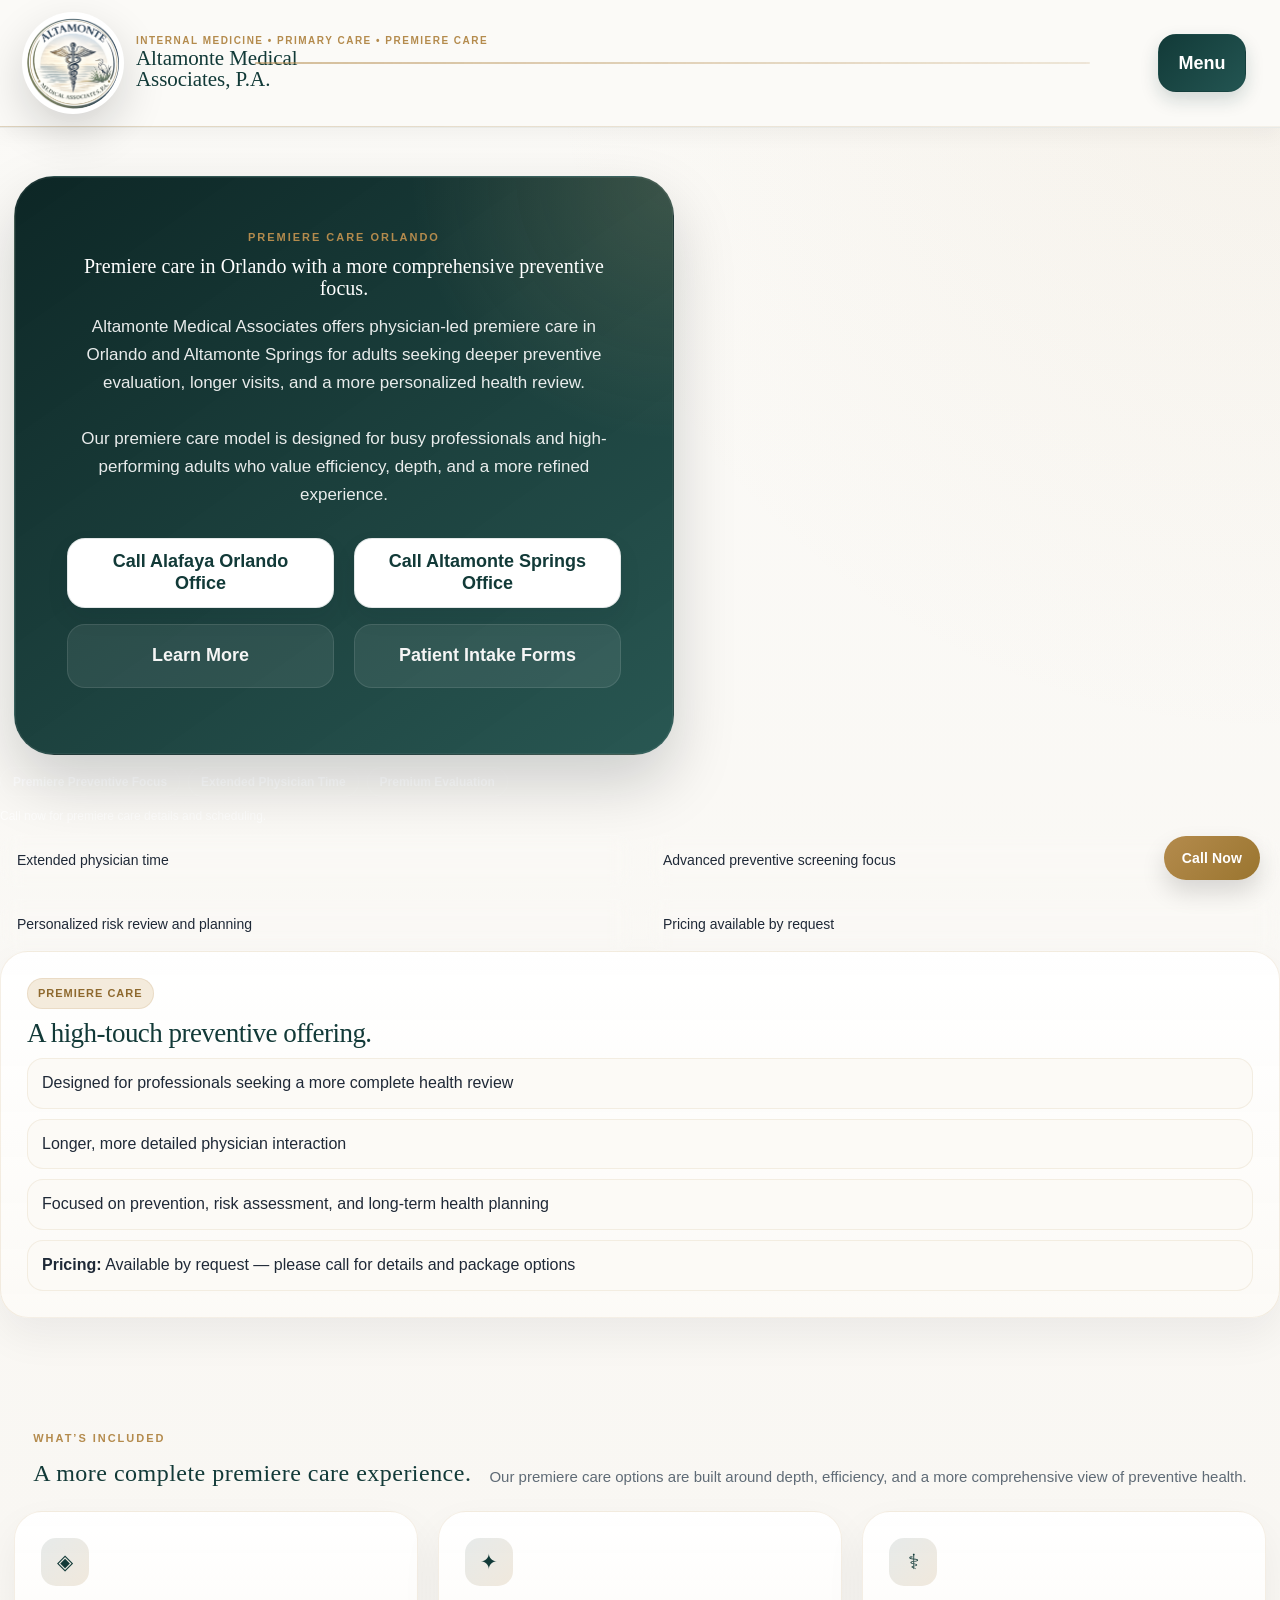
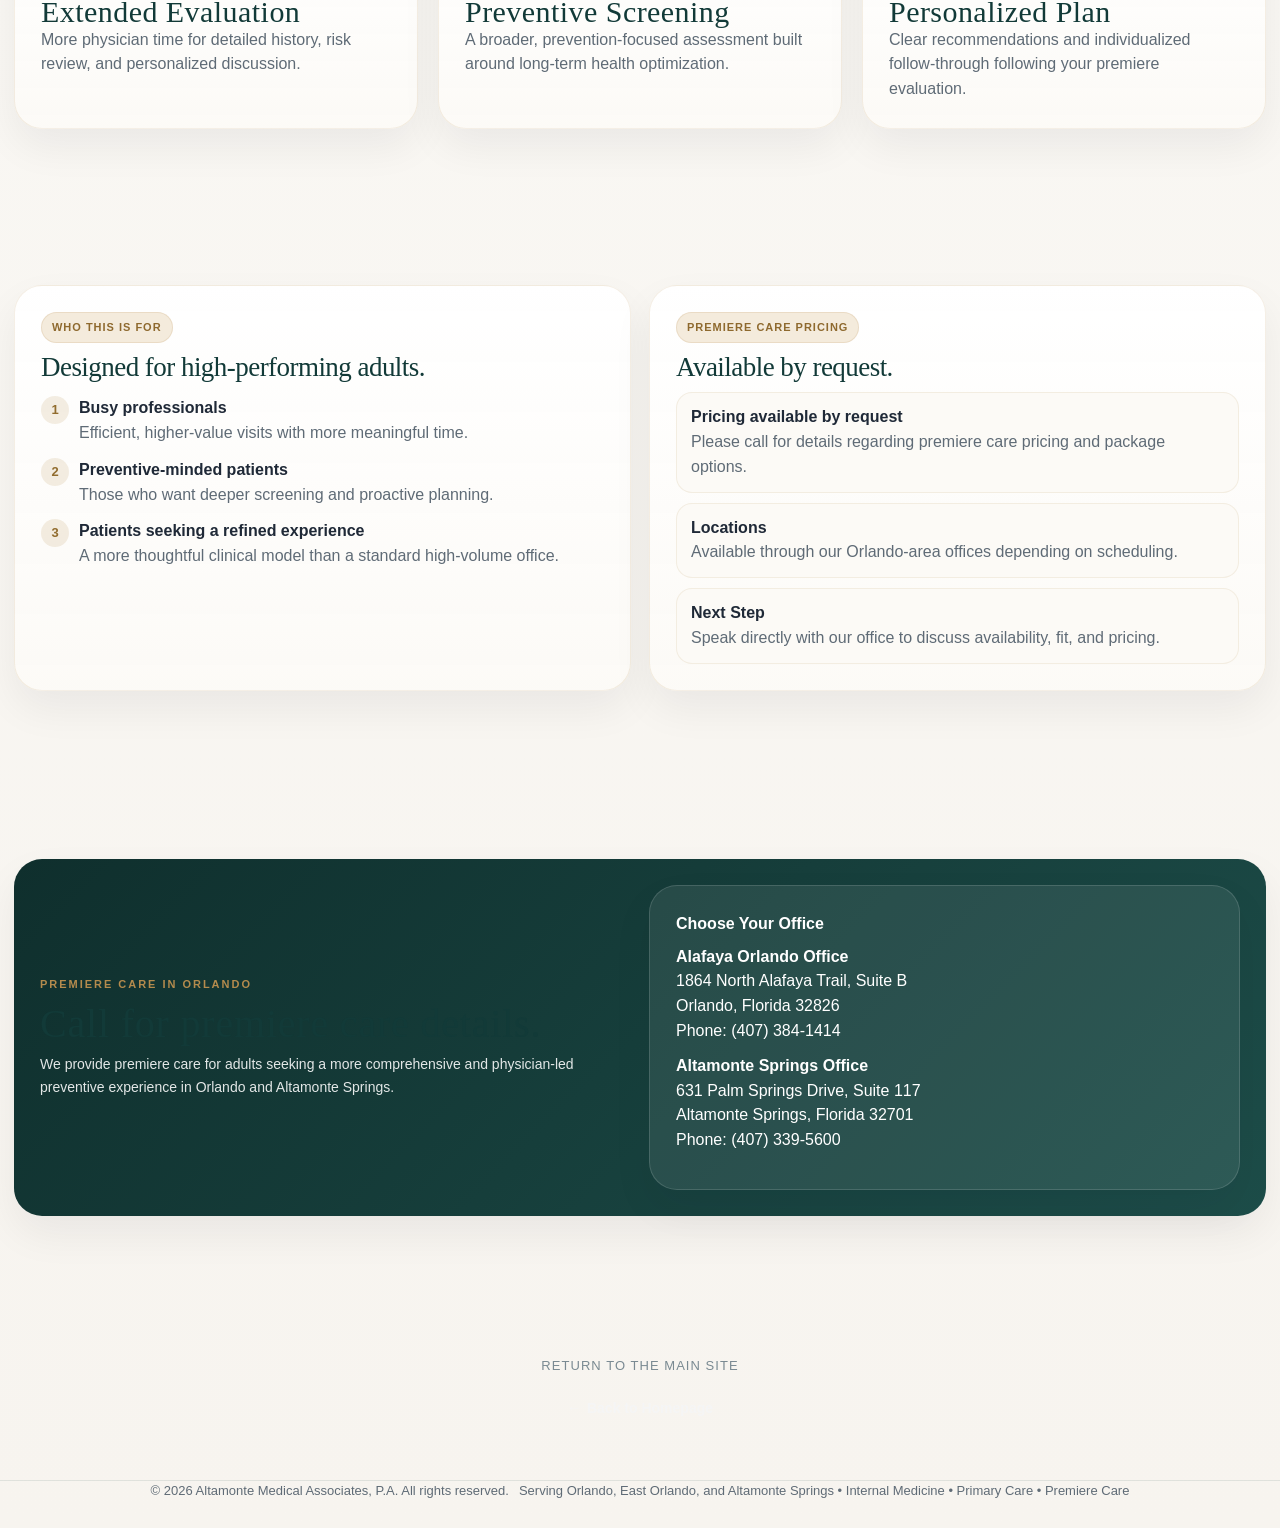
<file: premiere-care-orlando.html>
<!DOCTYPE html>

<html lang="en">
<head>
<meta charset="utf-8"/>
<meta content="width=device-width, initial-scale=1.0" name="viewport"/>
<link href="https://fonts.googleapis.com" rel="preconnect"/>
<link crossorigin="" href="https://fonts.gstatic.com" rel="preconnect"/>
<link href="https://fonts.googleapis.com/css2?family=Cormorant+Garamond:wght@500;600;700&amp;family=Inter:wght@400;500;600;700&amp;display=swap" rel="stylesheet"/>
<title>Premiere Care Orlando | Altamonte Medical Associates</title>
<meta content="Premiere care in Orlando with physician-led prevention, personalized risk review, and a high-touch preventive care experience." name="description"/>
<meta content="premiere care Orlando, preventive screening Orlando, premiere care Orlando, physician-led premiere care" name="keywords"/>
<meta content="index, follow, max-image-preview:large" name="robots"/>
<meta content="website" property="og:type"/>
<meta content="Premiere Care Orlando | Altamonte Medical Associates" property="og:title"/>
<meta content="Physician-led premiere care in Orlando and Altamonte Springs with a more comprehensive preventive focus." property="og:description"/>
<style>
    :root{
      --deep:#123a38;
      --deep2:#204f4b;
      --gold:#b48b4d;
      --bg:#f7f5f1;
      --card:#ffffff;
      --text:#1f2937;
      --muted:#5f6b76;
      --line:rgba(18,58,56,.10);
      --shadow:0 16px 38px rgba(16,24,40,.08);
    }
    *{box-sizing:border-box}
    html{scroll-behavior:smooth}
    body{
      margin:0;
      padding-top:118px;
      font-family:'Inter',Arial,sans-serif;
      color:var(--text);
      background:linear-gradient(180deg,#fbfaf7 0%,#f7f4ef 100%);
      line-height:1.55;
    }
    .container{max-width:1220px;margin:0 auto;padding:0 20px}
    h1,h2,h3{font-family:'Cormorant Garamond',serif;line-height:1.02;margin:0}
    h1{font-size:52px;letter-spacing:-.03em}
    h2{font-size:34px;color:var(--deep)}
    h3{font-size:22px;color:var(--deep)}
    .muted{color:var(--muted)}
    .eyebrow{
      color:var(--gold);
      text-transform:uppercase;
      letter-spacing:.18em;
      font-size:11px;
      font-weight:700;
      margin-bottom:8px;
    }

    .nav{
      position:fixed;
      top:0;left:0;width:100%;
      z-index:1000;
      backdrop-filter:blur(12px);
      background:rgba(251,250,247,.96);
      border-bottom:1px solid rgba(18,58,56,.08);
      box-shadow:0 8px 18px rgba(16,24,40,.04);
      transition:background .25s ease, box-shadow .25s ease;
    }
    .nav-inner{
      display:flex;
      justify-content:center;
      align-items:center;
      gap:28px;
      padding:16px 0;
      transition:padding .22s ease;
    }
    .brand{display:flex;align-items:center;gap:12px;text-decoration:none;color:inherit}
    .logo-wrap{
      width:96px;height:96px;border-radius:50%;
      background:#fff;padding:5px;box-shadow:0 18px 45px rgba(0,0,0,.16);
      overflow:hidden;flex:0 0 auto;
      transition:width .22s ease,height .22s ease,transform .22s ease,box-shadow .22s ease;
    }
    .logo-wrap img{width:100%;height:100%;object-fit:cover;border-radius:50%}
    .logo-fallback{
      width:100%;height:100%;display:flex;align-items:center;justify-content:center;
      border-radius:50%;background:linear-gradient(135deg,var(--deep),var(--deep2));color:#fff;
      font-family:'Cormorant Garamond',serif;font-size:30px;font-weight:700;
    }
    .brand-copy{display:flex;flex-direction:column}
    .brand-top{font-size:11px;text-transform:uppercase;letter-spacing:.16em;color:var(--gold);font-weight:700}
    .brand-bottom{
      font-family:'Cormorant Garamond',serif;
      font-size:30px;
      color:var(--deep);
      font-weight:700;
      line-height:1;
      transition:font-size .22s ease, letter-spacing .22s ease;
    }
    .nav-links{display:flex;gap:18px;align-items:center;flex-wrap:wrap;margin-left:auto;margin-right:42px}
    .nav-links a{color:var(--deep);text-decoration:none;font-size:14px;font-weight:600}

    .btn{
      display:inline-flex;align-items:center;justify-content:center;
      border-radius:999px;padding:12px 18px;text-decoration:none;font-weight:700;
      border:1px solid transparent;transition:transform .18s ease,box-shadow .18s ease,border-color .18s ease,background .18s ease;
    }
    .btn:hover{transform:translateY(-1px)}
    .btn-primary{
      background:linear-gradient(135deg,var(--deep),var(--deep2));
      color:#fff;box-shadow:0 12px 28px rgba(18,58,56,.16);
    }
    .btn-secondary{
      color:var(--deep);background:#fffdf9;border-color:rgba(18,58,56,.10);
    }

    .hero{padding:54px 0 24px}
    .hero-wrap{display:grid;grid-template-columns:1.15fr .85fr;gap:14px}
    .hero-left{
      background:
        radial-gradient(circle at top right, rgba(215,191,140,.18), transparent 30%),
        linear-gradient(145deg, rgba(10,36,35,.99), rgba(29,78,73,.95)) !important;
      color:#fff;border-radius:38px;padding:24px;position:relative;overflow:hidden;
      box-shadow:0 28px 72px rgba(8,18,20,.22);border:1px solid rgba(255,255,255,.08);
    }
    .hero-left:after{
      content:"";
      position:absolute;inset:0;border-radius:38px;
      border:1px solid rgba(255,255,255,.06);pointer-events:none;
    }
    .hero-copy{font-size:15.5px;color:rgba(255,255,255,.90);margin:12px 0;line-height:1.55}
    .hero-actions{display:flex;gap:12px;flex-wrap:wrap;margin:16px 0 12px}
    .hero-points{display:grid;grid-template-columns:repeat(2,1fr);gap:8px;margin-top:10px}
    .hero-point{
      padding:9px 10px;border-radius:16px;background:rgba(255,255,255,.08);
      border:1px solid rgba(255,255,255,.08);font-size:12px
    }

    .card,.panel{
      background:linear-gradient(180deg,rgba(255,255,255,.98),rgba(252,250,246,.95));
      border:1px solid rgba(180,139,77,.14);
      border-radius:24px;padding:16px;box-shadow:var(--shadow)
    }
    .badge{
      display:inline-flex;padding:6px 10px;border-radius:999px;background:#f4ebdc;color:#8e692e;
      font-size:11px;font-weight:700;text-transform:uppercase;letter-spacing:.06em;border:1px solid rgba(180,139,77,.16)
    }
    .mini-title{font-family:'Cormorant Garamond',serif;font-size:24px;color:var(--deep);margin:8px 0}
    .list{display:grid;gap:8px;margin-top:10px}
    .list-item,.meta-row,.detail{
      background:#fcfaf6;border:1px solid rgba(180,139,77,.12);border-radius:16px;padding:10px 12px
    }
    .section{padding:10px 0}
    .section-head{display:flex;justify-content:center;align-items:end;gap:12px;flex-wrap:wrap;margin-bottom:10px}
    .section-head p{margin:0;max-width:760px;color:var(--muted);font-size:14px}
    .grid-4{display:grid;grid-template-columns:repeat(4,1fr);gap:12px}
    .grid-3{display:grid;grid-template-columns:repeat(3,1fr);gap:12px}
    .grid-2{display:grid;grid-template-columns:repeat(2,1fr);gap:12px}
    .service-icon{
      width:42px;height:42px;border-radius:14px;display:flex;align-items:center;justify-content:center;
      background:linear-gradient(135deg,rgba(18,58,56,.10),rgba(180,139,77,.18));
      color:var(--deep);font-size:19px;margin-bottom:10px
    }
    .feature{display:flex;gap:10px;align-items:flex-start;padding:6px 0}
    .tick{
      min-width:28px;height:28px;border-radius:50%;display:flex;align-items:center;justify-content:center;
      background:rgba(180,139,77,.15);color:#916c2e;font-weight:800;font-size:13px
    }

    .cta{
      margin:12px 0 16px;
      background:linear-gradient(135deg,#0f2f2d,#1d4d49);
      color:#fff;border-radius:28px;padding:18px;
      display:grid;grid-template-columns:1fr 1fr;gap:12px;align-items:center
    }
    .cta h2{color:#fff}
    .cta-box{
      background:rgba(255,255,255,.08);border:1px solid rgba(255,255,255,.14);
      border-radius:20px;padding:16px
    }

    .footer{padding:14px 0 18px;color:var(--muted);font-size:13px}
    .footer-inner{border-top:1px solid rgba(18,58,56,.10);display:flex;justify-content:center;gap:10px;flex-wrap:wrap}
    .call-helper{display:block;margin-top:8px;color:rgba(255,255,255,.80);font-size:12px}

    .floating-call-menu{
      position:fixed;right:18px;bottom:18px;z-index:999;display:flex;flex-direction:column;align-items:flex-end;gap:8px;
    }
    @keyframes breatheGlow {
      0%, 100% { box-shadow: 0 10px 24px rgba(16,24,40,0.16), 0 0 0 0 rgba(182,144,84,0.10); }
      50% { box-shadow: 0 14px 30px rgba(16,24,40,0.18), 0 0 20px 2px rgba(182,144,84,0.16); }
    }
    .floating-call-toggle{
      border:none;border-radius:999px;padding:15px 20px;font-size:15px;font-weight:800;color:#ffffff;cursor:pointer;letter-spacing:.01em;
      background:linear-gradient(135deg,#7a5d2a,#b08a36);animation:breatheGlow 4.8s ease-in-out infinite;transition:background .25s ease, box-shadow .25s ease, transform .2s ease;
    }
    .floating-call-toggle:hover{transform:translateY(-1px)}
    .floating-call-options{display:none;flex-direction:column;gap:8px;align-items:flex-end;min-width:250px}
    .floating-call-options.open{display:flex}
    .call-option{
      width:100%;background:#ffffff;color:#123a38;padding:12px 16px;border-radius:20px;text-decoration:none;border:1px solid rgba(18,58,56,.10);
      box-shadow:0 10px 24px rgba(0,0,0,.14);display:flex;flex-direction:column;gap:2px;line-height:1.2;
    }
    .call-option:hover{box-shadow:0 12px 28px rgba(0,0,0,.16);transform:translateY(-1px)}
    .call-office-name{font-size:13px;font-weight:800;color:#123a38}
    .call-office-number{font-size:12px;font-weight:600;color:#5f6b76}

    body.scrolled .nav{background:rgba(251,250,247,.92);box-shadow:0 12px 24px rgba(16,24,40,.06)}
    body.scrolled .nav-inner{padding:10px 0}
    body.scrolled .logo-wrap{width:72px;height:72px;transform:scale(.94);box-shadow:0 10px 22px rgba(0,0,0,.10)}
    body.scrolled .brand-bottom{font-size:26px;letter-spacing:-.01em}

    .seo-links-section{
      padding:32px 16px;
      text-align:center;
      background:transparent;
    }
    .seo-links-label{
      font-size:13px;
      letter-spacing:.08em;
      text-transform:uppercase;
      color:#7a8a92;
      margin-bottom:10px;
    }
    .seo-links-grid{
      display:flex;
      justify-content:center;
      flex-wrap:wrap;
      gap:14px;
    }
    .seo-links-grid a{
      font-size:14px;
      font-weight:600;
      color:#123a38;
      text-decoration:none;
      transition:opacity .2s ease;
    }
    .seo-links-grid a:hover{opacity:.7}

    @media (max-width: 900px){
      .hero-wrap,.grid-4,.grid-3,.grid-2,.cta{grid-template-columns:1fr 1fr}
      .grid-4 .card:last-child{grid-column:span 2}
    }
    @media (max-width: 760px){
      body{padding-top:100px !important}
      .container{padding:0 16px}
      .nav-links{display:none !important}
      .hero-wrap,.grid-4,.grid-3,.grid-2,.cta{grid-template-columns:1fr !important}
      .grid-4 .card:last-child{grid-column:auto}
      .logo-wrap{width:92px;height:92px}
      .brand-bottom{font-size:19px;max-width:170px}
      h1{font-size:36px !important;line-height:1.03}
      h2{font-size:30px !important}
      h3{font-size:23px !important}
      .mini-title{font-size:22px !important}
      .hero-left,.card,.panel,.cta,.cta-box{padding:18px !important;border-radius:24px}
      .hero-points{grid-template-columns:1fr !important}
      .btn{width:100%;padding:11px 14px}
      .floating-call-menu{right:14px;bottom:14px}
      .floating-call-toggle{padding:14px 18px;font-size:14px}
      .floating-call-options{min-width:220px}
      .call-option{padding:11px 14px}
      .seo-links-section{padding:24px 14px}
      .seo-links-grid{gap:10px;flex-direction:column;align-items:center}
      body.scrolled .nav-inner{padding:10px 0 !important}
      body.scrolled .logo-wrap{width:58px !important;height:58px !important;transform:scale(.94) !important}
      body.scrolled .brand-bottom{font-size:16px !important}
      body.scrolled .brand-top{font-size:8px !important}
    }

    @media (min-width: 1024px){
      .container{max-width:1280px;}
      .hero{padding:64px 0 30px;}
      .hero-wrap{gap:28px;}
      h1{font-size:74px;}
      h2{font-size:46px;}
      h3{font-size:30px;}
      .hero-left{padding:48px;}
      .card,.panel,.cta,.cta-box{padding:24px;}
      .hero-copy{font-size:17px;max-width:800px;}
      .hero-points{gap:12px;}
      .hero-point{font-size:14px;padding:13px 16px;}
      .grid-4,.grid-3,.grid-2{gap:18px;}
      .mini-title{font-size:30px;}
      .nav-inner{padding:18px 0;}
      .brand-bottom{font-size:32px;}
      .section{padding:24px 0;}
      .section-head{margin-bottom:18px;}
      .section-head p{font-size:15px;}
      .hero-left h1{font-size:56px !important;line-height:1.05 !important;letter-spacing:-.028em !important;}
      .nav-links{margin-right:42px !important}
      section[id]{scroll-margin-top:112px}
    }
  </style>
<style>
/* Match homepage hero typography exactly */
.hero-left h1{
  font-size:48px !important;
  line-height:1.06 !important;
  letter-spacing:-.025em !important;
}
.hero-copy{
  font-size:15px !important;
  line-height:1.55 !important;
}
@media (min-width:1024px){
  .hero-left h1{
    font-size:52px !important;
    line-height:1.05 !important;
    letter-spacing:-.03em !important;
  }
  .hero-copy{
    font-size:17px !important;
  }
}
@media (max-width:760px){
  .hero-left h1{
    font-size:30px !important;
    line-height:1.06 !important;
    letter-spacing:-.02em !important;
  }
  .hero-copy{
    font-size:15px !important;
    line-height:1.55 !important;
  }
}
</style>
<style>
/* Mobile-only: make bottom green-section CTA buttons match the top hero buttons */
@media (max-width:760px){
  .cta-box .btn{
    width:100% !important;
    max-width:100% !important;
    min-height:46px !important;
    height:46px !important;
    display:flex !important;
    align-items:center !important;
    justify-content:center !important;
    text-align:center !important;
    white-space:nowrap !important;
    line-height:1 !important;
    padding:11px 14px !important;
    box-sizing:border-box !important;
    border-radius:999px !important;
    font-size:14px !important;
    overflow:hidden !important;
    text-overflow:ellipsis !important;
  }
}
</style>
<style>
/* Major optimization layer: trust signals + ideal-fit section + refined conversion details */
.trust-row{
  display:flex;
  flex-wrap:wrap;
  gap:8px;
  margin:12px 0 10px;
}
.trust-pill{
  display:inline-flex;
  align-items:center;
  gap:6px;
  padding:8px 12px;
  border-radius:999px;
  background:rgba(255,255,255,.08);
  border:1px solid rgba(255,255,255,.10);
  color:rgba(255,255,255,.92);
  font-size:12px;
  font-weight:600;
  line-height:1;
}
.fit-grid{
  display:grid;
  grid-template-columns:repeat(3,minmax(0,1fr));
  gap:12px;
}
.fit-card{
  background:linear-gradient(180deg,rgba(255,255,255,.98),rgba(252,250,246,.95));
  border:1px solid rgba(180,139,77,.12);
  border-radius:22px;
  padding:16px;
  box-shadow:0 14px 30px rgba(16,24,40,.05);
}
.fit-card h3{
  margin-bottom:6px;
}
.soft-authority{
  margin-top:10px;
  font-size:13px;
  color:var(--muted);
}
.return-link{
  display:inline-flex;
  align-items:center;
  gap:6px;
}
.return-link:before{
  content:"←";
  font-size:14px;
  line-height:1;
}
@media (max-width:760px){
  .trust-row{
    gap:8px;
    margin:12px 0 10px;
  }
  .trust-pill{
    font-size:11px;
    padding:8px 10px;
  }
  .fit-grid{
    grid-template-columns:1fr;
  }
}
</style>
<style>
/* Mobile menu + streamlined quick access (mobile only) */
.menu-toggle{
  display:none;
  border:1px solid rgba(18,58,56,.10);
  background:#fffdf9;
  color:#123a38;
  border-radius:12px;
  padding:10px 12px;
  font-size:14px;
  font-weight:700;
  line-height:1;
  box-shadow:0 8px 18px rgba(16,24,40,.05);
}
.mobile-menu{
  display:none;
}
@media (max-width:760px){
  .menu-toggle{
    display:inline-flex !important;
    align-items:center;
    justify-content:center;
    min-width:46px;
    min-height:42px;
    margin-left:auto;
  }
  .mobile-menu{
    position:fixed;
    top:88px;
    left:14px;
    right:14px;
    z-index:1001;
    display:block;
    opacity:0;
    transform:translateY(-10px);
    pointer-events:none;
    transition:opacity .22s ease, transform .22s ease;
  }
  .mobile-menu.open{
    opacity:1;
    transform:translateY(0);
    pointer-events:auto;
  }
  .mobile-menu-panel{
    background:rgba(255,255,255,.98);
    border:1px solid rgba(18,58,56,.08);
    border-radius:20px;
    box-shadow:0 18px 38px rgba(16,24,40,.10);
    overflow:hidden;
    backdrop-filter:blur(10px);
  }
  .mobile-menu-links{
    display:grid;
    gap:0;
  }
  .mobile-menu-links a{
    display:block;
    padding:14px 16px;
    color:#123a38;
    text-decoration:none;
    font-size:15px;
    font-weight:600;
    border-bottom:1px solid rgba(18,58,56,.07);
  }
  .mobile-menu-links a:last-child{
    border-bottom:none;
  }
  .mobile-menu-links .menu-subtle{
    color:#5f6b76;
    font-weight:500;
  }
  .mobile-menu-cta{
    display:grid;
    gap:10px;
    padding:14px 16px 16px;
    background:linear-gradient(180deg,rgba(250,248,244,.92),rgba(255,255,255,.98));
    border-top:1px solid rgba(18,58,56,.07);
  }
  .mobile-menu-cta a{
    display:flex;
    align-items:center;
    justify-content:center;
    min-height:46px;
    border-radius:999px;
    text-decoration:none;
    font-size:14px;
    font-weight:700;
  }
  .mobile-menu-cta .call-white{
    background:#fff;
    color:#123a38;
    border:1px solid rgba(18,58,56,.10);
  }
  .mobile-menu-cta .call-dark{
    background:linear-gradient(135deg,#123a38,#235552);
    color:#fff;
    box-shadow:0 12px 26px rgba(18,58,56,.14);
  }
}
</style>
<style>
/* Desktop dropdown menu matching mobile behavior */
@media (min-width:761px){
  .menu-toggle{
    display:inline-flex !important;
    align-items:center;
    justify-content:center;
    min-width:52px;
    min-height:44px;
    margin-left:12px;
  }
  .mobile-menu{
    position:fixed;
    top:96px;
    right:22px;
    left:auto;
    width:360px;
    z-index:1001;
    display:block;
    opacity:0;
    transform:translateY(-10px);
    pointer-events:none;
    transition:opacity .22s ease, transform .22s ease;
  }
  .mobile-menu.open{
    opacity:1;
    transform:translateY(0);
    pointer-events:auto;
  }
  .mobile-menu-panel{
    background:rgba(255,255,255,.98);
    border:1px solid rgba(18,58,56,.08);
    border-radius:20px;
    box-shadow:0 18px 38px rgba(16,24,40,.10);
    overflow:hidden;
    backdrop-filter:blur(10px);
  }
}
</style>
<style>
/* Force desktop menu button + dropdown to appear and work like mobile */
@media (min-width:761px){
  .menu-toggle{
    display:inline-flex !important;
    align-items:center !important;
    justify-content:center !important;
    min-width:54px !important;
    min-height:44px !important;
    margin-left:12px !important;
  }
  .mobile-menu{
    position:fixed !important;
    top:96px !important;
    right:22px !important;
    left:auto !important;
    width:380px !important;
    z-index:1001 !important;
    display:block !important;
    opacity:0 !important;
    transform:translateY(-10px) !important;
    pointer-events:none !important;
    transition:opacity .22s ease, transform .22s ease !important;
  }
  .mobile-menu.open{
    opacity:1 !important;
    transform:translateY(0) !important;
    pointer-events:auto !important;
  }
  .mobile-menu-panel{
    background:rgba(255,255,255,.98) !important;
    border:1px solid rgba(18,58,56,.08) !important;
    border-radius:20px !important;
    box-shadow:0 18px 38px rgba(16,24,40,.10) !important;
    overflow:hidden !important;
    backdrop-filter:blur(10px) !important;
  }
  .mobile-menu-links a{
    display:block !important;
    padding:14px 16px !important;
    color:#123a38 !important;
    text-decoration:none !important;
    font-size:15px !important;
    font-weight:600 !important;
    border-bottom:1px solid rgba(18,58,56,.07) !important;
  }
  .mobile-menu-cta{
    display:grid !important;
    gap:10px !important;
    padding:14px 16px 16px !important;
    background:linear-gradient(180deg,rgba(250,248,244,.92),rgba(255,255,255,.98)) !important;
    border-top:1px solid rgba(18,58,56,.07) !important;
  }
  .mobile-menu-cta a{
    display:flex !important;
    align-items:center !important;
    justify-content:center !important;
    min-height:46px !important;
    border-radius:999px !important;
    text-decoration:none !important;
    font-size:14px !important;
    font-weight:700 !important;
  }
  .mobile-menu-cta .call-dark{
    background:linear-gradient(135deg,#123a38,#235552) !important;
    color:#fff !important;
    box-shadow:0 12px 26px rgba(18,58,56,.14) !important;
  }
}
</style>
<style>
/* Force desktop header to use Menu button + dropdown instead of inline links */
@media (min-width:761px){
  .nav-links{
    display:none !important;
  }
  .menu-toggle{
    display:inline-flex !important;
    align-items:center !important;
    justify-content:center !important;
    min-width:58px !important;
    min-height:46px !important;
    margin-left:auto !important;
    border:1px solid rgba(18,58,56,.10) !important;
    background:#fffdf9 !important;
    color:#123a38 !important;
    border-radius:14px !important;
    padding:10px 14px !important;
    font-size:15px !important;
    font-weight:700 !important;
    line-height:1 !important;
    box-shadow:0 8px 18px rgba(16,24,40,.05) !important;
  }
  .mobile-menu{
    position:fixed !important;
    top:96px !important;
    right:22px !important;
    left:auto !important;
    width:380px !important;
    z-index:1001 !important;
    display:block !important;
    opacity:0 !important;
    transform:translateY(-10px) !important;
    pointer-events:none !important;
    transition:opacity .22s ease, transform .22s ease !important;
  }
  .mobile-menu.open{
    opacity:1 !important;
    transform:translateY(0) !important;
    pointer-events:auto !important;
  }
  .mobile-menu-panel{
    background:rgba(255,255,255,.98) !important;
    border:1px solid rgba(18,58,56,.08) !important;
    border-radius:20px !important;
    box-shadow:0 18px 38px rgba(16,24,40,.10) !important;
    overflow:hidden !important;
    backdrop-filter:blur(10px) !important;
  }
  .mobile-menu-links a{
    display:block !important;
    padding:14px 16px !important;
    color:#123a38 !important;
    text-decoration:none !important;
    font-size:15px !important;
    font-weight:600 !important;
    border-bottom:1px solid rgba(18,58,56,.07) !important;
  }
  .mobile-menu-cta{
    display:grid !important;
    gap:10px !important;
    padding:14px 16px 16px !important;
    background:linear-gradient(180deg,rgba(250,248,244,.92),rgba(255,255,255,.98)) !important;
    border-top:1px solid rgba(18,58,56,.07) !important;
  }
  .mobile-menu-cta a{
    display:flex !important;
    align-items:center !important;
    justify-content:center !important;
    min-height:46px !important;
    border-radius:999px !important;
    text-decoration:none !important;
    font-size:14px !important;
    font-weight:700 !important;
  }
}
</style>
<style>
/* Final desktop header menu cleanup */
@media (min-width:761px){
  .nav-links{
    display:none !important;
    visibility:hidden !important;
    width:0 !important;
    max-width:0 !important;
    overflow:hidden !important;
    margin:0 !important;
    padding:0 !important;
    gap:0 !important;
  }
  .menu-toggle{
    display:inline-flex !important;
    align-items:center !important;
    justify-content:center !important;
    min-width:88px !important;
    min-height:58px !important;
    margin-left:auto !important;
    border:1px solid rgba(18,58,56,.10) !important;
    background:#fffdf9 !important;
    color:#123a38 !important;
    border-radius:18px !important;
    padding:14px 18px !important;
    font-size:18px !important;
    font-weight:700 !important;
    line-height:1 !important;
    box-shadow:0 10px 22px rgba(16,24,40,.06) !important;
  }
  .nav-inner{
    justify-content:center !important;
  }
  .brand{
    margin-right:auto !important;
  }
  .mobile-menu{
    top:104px !important;
    right:22px !important;
    width:400px !important;
  }
}
</style>
<style>
/* Desktop menu button polish */
@media (min-width:761px){
  .menu-toggle{
    margin-left:0 !important;
    margin-right:26px !important;
    background:linear-gradient(135deg,#123a38,#235552) !important;
    color:#ffffff !important;
    border:1px solid rgba(18,58,56,.14) !important;
    box-shadow:0 12px 26px rgba(18,58,56,.12) !important;
    transition:transform .18s ease, box-shadow .18s ease, background .18s ease !important;
  }
  .menu-toggle:hover,
  .menu-toggle:focus{
    transform:translateY(-1px) scale(1.02) !important;
    box-shadow:0 16px 30px rgba(18,58,56,.18) !important;
    background:linear-gradient(135deg,#174745,#286260) !important;
  }
  .menu-toggle:active{
    transform:translateY(0) scale(.99) !important;
    box-shadow:0 10px 22px rgba(18,58,56,.14) !important;
  }
}
</style>
<style>
/* Final desktop header/menu positioning and polish */
@media (min-width:761px){
  .brand{
    margin-left:22px !important;
  }
  .nav-inner{
    justify-content:center !important;
    padding-left:8px !important;
    padding-right:8px !important;
  }
  .nav-links{
    display:none !important;
    visibility:hidden !important;
    width:0 !important;
    max-width:0 !important;
    overflow:hidden !important;
    margin:0 !important;
    padding:0 !important;
    gap:0 !important;
  }
  .menu-toggle{
    display:inline-flex !important;
    align-items:center !important;
    justify-content:center !important;
    min-width:96px !important;
    min-height:58px !important;
    margin-left:0 !important;
    margin-right:42px !important;
    background:linear-gradient(135deg,#123a38,#235552) !important;
    color:#ffffff !important;
    border:1px solid rgba(18,58,56,.14) !important;
    border-radius:18px !important;
    padding:14px 20px !important;
    font-size:18px !important;
    font-weight:700 !important;
    line-height:1 !important;
    box-shadow:0 12px 26px rgba(18,58,56,.12) !important;
    transition:transform .18s ease, box-shadow .18s ease, background .18s ease !important;
  }
  .menu-toggle:hover,
  .menu-toggle:focus{
    transform:translateY(-1px) scale(1.02) !important;
    box-shadow:0 16px 30px rgba(18,58,56,.18) !important;
    background:linear-gradient(135deg,#174745,#286260) !important;
  }
  .menu-toggle:active{
    transform:translateY(0) scale(.99) !important;
    box-shadow:0 10px 22px rgba(18,58,56,.14) !important;
  }
  .mobile-menu{
    top:104px !important;
    right:42px !important;
    left:auto !important;
    width:400px !important;
  }
}
</style>
<style>
/* Header accent line between brand and menu */
@media (min-width:761px){
  .nav-inner{
    position:relative !important;
  }
  .nav-inner::after{
    content:"";
    position:absolute;
    left:255px;
    right:190px;
    top:50%;
    height:2px;
    background:linear-gradient(90deg, rgba(180,139,77,0.55), rgba(180,139,77,0.18));
    transform:translateY(-50%);
    border-radius:999px;
    pointer-events:none;
  }
}
</style>
<style>
/* Exact homepage header match for auxiliary pages + scrollable menu */
.nav{
      position:fixed !important;
      top:0 !important;
      left:0 !important;
      width:100% !important;
      z-index:1000 !important;
      margin:0 !important;
      backdrop-filter:blur(12px);
      background:rgba(251,250,247,.96);
      border-bottom:1px solid rgba(18,58,56,.08);
      box-shadow:0 8px 18px rgba(16,24,40,.04);
    }
.nav-inner{
      display:flex;
      justify-content:center;
      align-items:center;
      gap:18px;
      padding:16px 0;
      transition:padding .22s ease;
    }
.brand{display:flex;align-items:center;gap:12px;text-decoration:none;color:inherit}
.logo-wrap{
      width:96px;height:96px;border-radius:50%;
      background:#fff;padding:5px;box-shadow:0 18px 45px rgba(0,0,0,.16);
      overflow:hidden;flex:0 0 auto;
    }
.logo-wrap img{width:100%;height:100%;object-fit:cover;border-radius:50%}
.logo-fallback{
      width:100%;height:100%;display:flex;align-items:center;justify-content:center;
      border-radius:50%;background:linear-gradient(135deg,var(--deep),var(--deep2));color:#fff;
      font-family:'Cormorant Garamond',serif;font-size:30px;font-weight:700;
    }
.brand-copy{display:flex;flex-direction:column}
.brand-top{font-size:11px;text-transform:uppercase;letter-spacing:.16em;color:var(--gold);font-weight:700}
.brand-bottom{
      font-family:'Cormorant Garamond',serif;
      font-size:30px;
      color:var(--deep);
      font-weight:700;
      line-height:1;
      transition:font-size .22s ease, letter-spacing .22s ease;
    }
body.scrolled .nav{
      background:rgba(251,250,247,.92);
      box-shadow:0 12px 24px rgba(16,24,40,.06);
    }
body.scrolled .nav-inner{
      padding:10px 0;
    }
body.scrolled .brand-bottom{
      font-size:26px;
      letter-spacing:-.01em;
    }
@media (max-width: 760px){
      body{
        padding-top: 100px !important;
      }

      body{
        padding-top: 100px;
      }

      .nav-links{display:none}
    }

      body{
        
      }

.top-hours-text{
  color:#ffffff;
  font-size:11px;
  font-weight:700;
  letter-spacing:.02em;
}

@media (max-width:760px){

}

      .nav{
  margin:0;
  top:0;
top:62px}
      .container{padding:0 14px}
      .nav-links{display:none}
      .hero-wrap,.grid-4,.grid-2,.cta{grid-template-columns:1fr}
      .grid-4 .card:last-child{grid-column:auto}
      .logo-wrap{width:92px;height:92px}
      .brand-bottom{font-size:18px;max-width:170px}
      h1{font-size:28px}
      h2{font-size:24px}
      h3{font-size:20px}
      .mini-title{font-size:20px}
      .hero-left,.card,.panel,.cta,.cta-box{padding:14px}
      .hero-points{grid-template-columns:1fr}
      .btn{width:100%;padding:11px 14px}
      .floating-call-btn{display:inline-flex;align-items:center;justify-content:center}
    }

.top-hours-text{
  color:#ffffff;
  font-size:11px;
  font-weight:700;
  letter-spacing:.02em;
}

@media (max-width:760px){

}

    .nav{
  margin:0;
  top:0;

      background:rgba(251,250,247,.94);
      box-shadow:0 10px 28px rgba(16,24,40,.04);
    }
    .brand-bottom{
      font-size:30px;
      letter-spacing:-.02em;
    }
    .hero-left{
      background:
        linear-gradient(145deg,rgba(11,38,37,.99),rgba(26,74,70,.92)),
        radial-gradient(circle at top right, rgba(215,191,140,.16), transparent 32%);
      border-radius:38px;
      box-shadow:0 28px 72px rgba(8,18,20,.22);
      border:1px solid rgba(255,255,255,.08);
    }
    .hero-left:after{
      content:"";
      position:absolute;
      inset:0;
      border-radius:38px;
      border:1px solid rgba(255,255,255,.06);
      pointer-events:none;
    }
    h1{
      font-size:56px;
      letter-spacing:-.04em;
    }
    h2{
      font-size:36px;
      letter-spacing:-.02em;
    }
    h3{
      letter-spacing:-.01em;
    }
    .hero-copy{
      font-size:15.5px;
      line-height:1.55;
    }
    .hero-point{
      background:rgba(255,255,255,.075);
      border:1px solid rgba(255,255,255,.09);
      backdrop-filter:blur(10px);
    }
    .card,.panel{
      border-radius:26px;
      box-shadow:0 18px 46px rgba(16,24,40,.06);
    }
    .mini-title{
      font-size:25px;
      letter-spacing:-.02em;
    }
    .badge{
      letter-spacing:.09em;
    }
    .btn-primary{
      box-shadow:0 14px 34px rgba(18,58,56,.18);
    }
    .cta{
      border-radius:30px;
      box-shadow:0 24px 54px rgba(8,18,20,.16);
    }
    .cta-box{
      border-radius:22px;
    }
    .floating-call-btn{
      background:linear-gradient(135deg,#123a38,#235552);
      box-shadow:0 22px 42px rgba(0,0,0,.22);
      border:1px solid rgba(255,255,255,.14);
    }

@media (max-width:760px){

.top-hours-text{
  color:#ffffff;
  font-size:11px;
  font-weight:700;
  letter-spacing:.02em;
}

@media (max-width:760px){

}

}

}

@media (max-width:760px){

.top-hours-text{
  color:#ffffff;
  font-size:11px;
  font-weight:700;
  letter-spacing:.02em;
}

@media (max-width:760px){

}

@media (max-width:760px){

}

  .top-address-right,

  .top-hours-sub,
  
}

.floating-call{
  position:fixed;
  bottom:18px;
  right:18px;
  display:flex;
  flex-direction:column;
  gap:8px;
  z-index:999;
}

@media (max-width:760px){
  
}

    @media (min-width: 1024px){
      .container{max-width:1280px;}
      .hero{padding:64px 0 30px;}
      .hero-wrap{gap:28px;}
      h1{font-size:74px;}
      h2{font-size:46px;}
      h3{font-size:30px;}
      .hero-left{padding:48px;}
      .card,.panel,.cta,.cta-box{padding:24px;}
      .hero-copy{font-size:17px;max-width:800px;}
      .hero-points{gap:12px;}
      .hero-point{font-size:14px;padding:13px 16px;}
      .grid-4,.grid-2,.location-box{gap:18px;}
      .mini-title{font-size:30px;}
      .nav-inner{padding:18px 0;}
      .brand-bottom{font-size:32px;}
      .logo{
      width:86px;
      height:86px;
      border-radius:50%;
      overflow:hidden;
      background:#fff;
      padding:5px;
      box-shadow:0 14px 30px rgba(0,0,0,.12);
      flex:0 0 auto;
      transition:transform .22s ease, width .22s ease, height .22s ease, box-shadow .22s ease;
      transform-origin:center center;
    }
      .section{padding:24px 0;}
      .section-head{margin-bottom:18px;}
      .section-head p{font-size:15px;}
    }

    @media (max-width: 760px){
      .container{padding:0 16px;}
      .hero{padding:34px 0 18px !important;margin-top:0 !important;}
      .hero-wrap,.grid-4,.grid-2,.location-box,.cta{grid-template-columns:1fr !important;}
      .hero-left,.card,.panel,.cta,.cta-box{padding:18px !important;border-radius:24px;}
      h1{font-size:36px !important;line-height:1.03;}
      h2{font-size:30px !important;}
      h3{font-size:23px !important;}
      .mini-title{font-size:22px !important;}
      .hero-copy{font-size:15px !important;line-height:1.55;}
      .hero-actions{gap:10px;margin:16px 0 14px;}
      .hero-actions .btn,
      .cta-box .btn{width:100%;min-height:46px;}
      .hero-points{grid-template-columns:1fr !important;gap:10px;}
      .hero-point{font-size:13px;padding:12px 14px;}
      .section{padding:16px 0 !important;}
      .section-head{gap:10px;margin-bottom:12px;}
      .section-head p{font-size:14px;}
      .list,.location-box,.grid-4,.grid-2{gap:12px;}
      .list-item,.detail,.meta-row{padding:12px 13px;}
      .nav-inner{padding:14px 0;}
      .brand{gap:12px;}
      .brand-bottom{font-size:19px;}
      .brand-top{font-size:10px;line-height:1.3;}
      .logo{width:76px;height:76px;}

      .cta{margin:16px 0 20px;}
      .footer{padding:16px 0 22px;}
      .footer-inner{gap:8px;}
    }

    .meta-row strong{
      color:#123a38;
    }

    @media (max-width:760px){
      .btn-alafaya,
      .btn-altamonte,
      .call-option-alafaya,
      
    }

    .grid-3{
      display:grid;
      grid-template-columns:repeat(3,minmax(0,1fr));
      gap:16px;
    }

    body{
      background:
        radial-gradient(circle at top right, rgba(182,144,84,.08), transparent 22%),
        linear-gradient(180deg,#fbfaf7 0%,#f7f4ef 100%) !important;
    }

    .hero-left{
      background:
        radial-gradient(circle at top right, rgba(215,191,140,.18), transparent 30%),
        linear-gradient(145deg, rgba(10,36,35,.99), rgba(29,78,73,.95)) !important;
    }

    .hero-copy strong{
      color:#fff;
    }

    .section-signature{
      padding-top:10px;
    }

    .signature-grid .card-signature{
      position:relative;
      overflow:hidden;
    }

    .signature-grid .card-signature:after{
      content:"";
      position:absolute;
      inset:0;
      background:linear-gradient(180deg, rgba(255,255,255,0), rgba(182,144,84,.03));
      pointer-events:none;
    }

    .reveal{
      opacity:0;
      transform:translateY(14px);
      animation:fadeUp .7s ease forwards;
    }
    .reveal:nth-child(2){animation-delay:.08s;}
    .reveal:nth-child(3){animation-delay:.16s;}

    @keyframes fadeUp{
      to{
        opacity:1;
        transform:translateY(0);
      }
    }

    .btn{
      transition:transform .18s ease, box-shadow .18s ease, border-color .18s ease, background .18s ease;
    }

    .btn:hover{
      transform:translateY(-2px);
    }

    @keyframes softPulse{
      0%,100%{box-shadow:0 8px 22px rgba(0,0,0,.18);}
      50%{box-shadow:0 12px 26px rgba(18,58,56,.20);}
    }

    .call-helper{
      display:block;
      margin-top:8px;
      color:rgba(255,255,255,.80);
      font-size:12px;
    }

    @media (min-width: 1024px){
      .hero{
        padding:72px 0 34px;
      }
      .hero-wrap{
        gap:30px;
      }
      .hero-left{
        padding:52px;
        border-radius:40px;
      }
      .hero-copy{
        font-size:17px;
        max-width:820px;
      }
      .grid-3{
        gap:20px;
      }
      .card,.panel,.cta,.cta-box{
        padding:26px;
      }
      .section{
        padding:24px 0;
      }
      .section-head{
        margin-bottom:18px;
      }
      .hero-point{
        font-size:14px;
        padding:14px 16px;
      }
    }

    @media (max-width: 760px){
      .grid-3{
        grid-template-columns:1fr;
        gap:12px;
      }
      .hero-left{
        padding:20px !important;
      }
      .section-signature{
        padding-top:4px;
      }
    }

    .btn-call-white{
      background:#ffffff !important;
      color:#123a38 !important;
      border:1px solid rgba(18,58,56,.10) !important;
      box-shadow:0 8px 20px rgba(0,0,0,.10) !important;
    }
    .btn-call-white:hover{
      background:#fffefb !important;
      color:#123a38 !important;
      border-color:rgba(18,58,56,.18) !important;
      box-shadow:0 12px 24px rgba(0,0,0,.12) !important;
    }

    body.scrolled .nav{
      background:rgba(251,250,247,.92);
      box-shadow:0 12px 24px rgba(16,24,40,.06);
    }
    body.scrolled .nav-inner{
      padding:10px 0;
    }
    body.scrolled .logo{
      width:72px;
      height:72px;
      transform:scale(.94);
      box-shadow:0 10px 22px rgba(0,0,0,.10);
    }
    body.scrolled .brand-bottom{
      font-size:26px;
      letter-spacing:-.01em;
    }

  50% { box-shadow: 0 14px 30px rgba(16,24,40,0.18), 0 0 20px 2px rgba(182,144,84,0.16); }
}
  70% { box-shadow: 0 0 0 10px rgba(212,175,55,0); }
  100% { box-shadow: 0 0 0 0 rgba(212,175,55,0); }
}

.call-float {
  animation: breatheGlow 4.8s ease-in-out infinite;
  animation-delay: 2s;

  animation: breatheGlow 4.8s ease-in-out infinite;
  transition: transform 0.2s ease;
}

.call-float:hover {
  transform: scale(1.06);
}

    @keyframes breatheGlow {
      0%, 100% { box-shadow: 0 10px 24px rgba(16,24,40,0.16), 0 0 0 0 rgba(182,144,84,0.10); }
      50% { box-shadow: 0 14px 30px rgba(16,24,40,0.18), 0 0 20px 2px rgba(182,144,84,0.16); }
    }

    .floating-call-menu{
      position:fixed;
      right:18px;
      bottom:18px;
      z-index:999;
      display:flex;
      flex-direction:column;
      align-items:flex-end;
      gap:8px;
    }

    .floating-call-toggle{
      border:none;
      border-radius:999px;
      padding:15px 20px;
      font-size:15px;
      font-weight:800;
      color:#ffffff;
      cursor:pointer;
      letter-spacing:.01em;
      background:linear-gradient(135deg,#7a5d2a,#b08a36);
      animation:breatheGlow 4.8s ease-in-out infinite;
      transition:background .25s ease, box-shadow .25s ease, transform .2s ease;
    }

    .floating-call-toggle:hover{
      transform:translateY(-1px);
    }

    .floating-call-options{
      display:none;
      flex-direction:column;
      gap:8px;
      align-items:flex-end;
      min-width:250px;
    }

    .floating-call-options.open{
      display:flex;
    }

    .call-option{
      width:100%;
      background:#ffffff;
      color:#123a38;
      padding:12px 16px;
      border-radius:20px;
      text-decoration:none;
      border:1px solid rgba(18,58,56,.10);
      box-shadow:0 10px 24px rgba(0,0,0,.14);
      display:flex;
      flex-direction:column;
      gap:2px;
      line-height:1.2;
    }

    .call-option:hover{
      box-shadow:0 12px 28px rgba(0,0,0,.16);
      transform:translateY(-1px);
    }

    .call-office-name{
      font-size:13px;
      font-weight:800;
      color:#123a38;
    }

    .call-office-number{
      font-size:12px;
      font-weight:600;
      color:#5f6b76;
    }

    @media (max-width:760px){
      .floating-call-menu{
        right:14px;
        bottom:14px;
      }
      .floating-call-toggle{
        padding:14px 18px;
        font-size:14px;
      }
      .floating-call-options{
        min-width:220px;
      }
      .call-option{
        padding:11px 14px;
      }
    }

    /* Elite laptop/desktop layer — mobile version preserved exactly */
    @media (min-width: 1024px){
      .container{
        max-width:1280px !important;
      }

      .nav{
        background:rgba(251,250,247,.96) !important;
        box-shadow:0 10px 24px rgba(16,24,40,.05) !important;
      }

      .nav-inner{
        padding:18px 0 !important;
        gap:22px !important;
        align-items:center !important;
      }

      .brand{
        gap:14px !important;
      }

      .brand-top{
        font-size:11px !important;
        letter-spacing:.16em !important;
        line-height:1.3 !important;
      }

      .brand-bottom{
        font-size:32px !important;
        line-height:1 !important;
        letter-spacing:-.02em !important;
      }

      .logo{
        width:92px !important;
        height:92px !important;
        padding:5px !important;
        box-shadow:0 16px 34px rgba(0,0,0,.14) !important;
      }

      .hero{
        padding:72px 0 34px !important;
        margin-top:0 !important;
      }

      .hero-wrap{
        grid-template-columns:1.08fr .92fr !important;
        gap:30px !important;
        align-items:stretch !important;
      }

      .hero-left{
        padding:52px !important;
        border-radius:40px !important;
        box-shadow:0 28px 62px rgba(8,18,20,.18) !important;
      }

      h1{
        font-size:74px !important;
        line-height:1.02 !important;
        letter-spacing:-.045em !important;
      }

      h2{
        font-size:46px !important;
        line-height:1.04 !important;
      }

      h3{
        font-size:30px !important;
        line-height:1.08 !important;
      }

      .mini-title{
        font-size:30px !important;
        line-height:1.08 !important;
      }

      .hero-copy{
        font-size:17px !important;
        line-height:1.62 !important;
        max-width:820px !important;
      }

      .hero-points{
        grid-template-columns:repeat(2,minmax(0,1fr)) !important;
        gap:12px !important;
      }

      .hero-point{
        font-size:14px !important;
        padding:14px 16px !important;
        border-radius:18px !important;
      }

      .section{
        padding:24px 0 !important;
      }

      .section-head{
        gap:18px !important;
        margin-bottom:18px !important;
      }

      .section-head p{
        font-size:15px !important;
        max-width:780px !important;
      }

      .grid-4{
        grid-template-columns:repeat(4,minmax(0,1fr)) !important;
        gap:18px !important;
      }

      .grid-3{
        grid-template-columns:repeat(3,minmax(0,1fr)) !important;
        gap:20px !important;
      }

      .grid-2,
      .location-box,
      .cta{
        grid-template-columns:repeat(2,minmax(0,1fr)) !important;
        gap:18px !important;
      }

      .card,
      .panel,
      .cta,
      .cta-box{
        padding:26px !important;
        border-radius:28px !important;
      }

      .list{
        gap:10px !important;
      }

      .list-item,
      .detail,
      .meta-row{
        padding:12px 14px !important;
      }

      .service-icon{
        width:48px !important;
        height:48px !important;
        font-size:21px !important;
        border-radius:15px !important;
      }

      .floating-call-menu{
        right:20px !important;
        bottom:20px !important;
      }

      .floating-call-toggle{
        padding:15px 20px !important;
        font-size:15px !important;
      }

      .floating-call-options{
        min-width:250px !important;
      }

      .call-option{
        padding:12px 16px !important;
        font-size:14px !important;
        border-radius:20px !important;
      }

      .footer{
        padding:18px 0 26px !important;
      }
    }

    @media (min-width: 1024px){
      .nav{
        background:rgba(251,250,247,.96) !important;
        box-shadow:0 8px 18px rgba(16,24,40,.04) !important;
      }

      .nav-inner{
        padding:12px 0 !important;
        gap:16px !important;
        align-items:center !important;
      }

      .nav-links{
        display:flex !important;
        gap:20px !important;
        align-items:center !important;
        justify-content:flex-end !important;
        flex-wrap:nowrap !important;
        margin-left:auto !important;
      }

      .nav-links a{
        font-size:14px !important;
        font-weight:600 !important;
        white-space:nowrap !important;
      }

      .brand{
        gap:12px !important;
      }

      .brand-top{
        font-size:10px !important;
        letter-spacing:.15em !important;
      }

      .brand-bottom{
        font-size:28px !important;
        line-height:1 !important;
      }

      .logo{
        width:78px !important;
        height:78px !important;
        padding:4px !important;
        box-shadow:0 12px 26px rgba(0,0,0,.12) !important;
      }
    }

    @media (max-width: 760px){
      body.scrolled .nav-inner{
        padding:10px 0 !important;
      }
      body.scrolled .logo{
        width:58px !important;
        height:58px !important;
        transform:scale(.94) !important;
      }
      body.scrolled .brand-bottom{
        font-size:16px !important;
      }
      body.scrolled .brand-top{
        font-size:8px !important;
      }
    }
@media (min-width:761px){
  .nav-links{
    display:none !important;
    visibility:hidden !important;
    width:0 !important;
    max-width:0 !important;
    overflow:hidden !important;
    margin:0 !important;
    padding:0 !important;
    gap:0 !important;
  }
}
.mobile-menu{
  max-height:calc(100vh - 120px) !important;
  overflow:hidden !important;
}
.mobile-menu-panel{
  max-height:calc(100vh - 120px) !important;
  overflow-y:auto !important;
  -webkit-overflow-scrolling:touch !important;
}
@media (min-width:761px){
  .mobile-menu{
    top:104px !important;
    right:42px !important;
    left:auto !important;
    width:400px !important;
    max-height:calc(100vh - 130px) !important;
  }
  .mobile-menu-panel{
    max-height:calc(100vh - 130px) !important;
  }
}
@media (max-width:760px){
  .mobile-menu{
    max-height:calc(100vh - 110px) !important;
  }
  .mobile-menu-panel{
    max-height:calc(100vh - 110px) !important;
  }
}
</style>
<style>
/* Mobile menu button green with white text */
@media (max-width:760px){
  .menu-toggle{
    background:linear-gradient(135deg,#123a38,#235552) !important;
    color:#ffffff !important;
    border:1px solid rgba(18,58,56,.2) !important;
    border-radius:16px !important;
    padding:12px 16px !important;
    font-weight:700 !important;
    box-shadow:0 8px 18px rgba(18,58,56,.18) !important;
  }
  .menu-toggle:active{
    transform:scale(0.97) !important;
  }
}
</style>
<style>
/* Make dropdown menu scrollable on both desktop and mobile */
.mobile-menu{
  overflow:hidden !important;
}
.mobile-menu-panel{
  overflow-y:auto !important;
  -webkit-overflow-scrolling:touch !important;
}
@media (max-width:760px){
  .mobile-menu{
    max-height:calc(100vh - 110px) !important;
  }
  .mobile-menu-panel{
    max-height:calc(100vh - 110px) !important;
  }
}
@media (min-width:761px){
  .mobile-menu{
    max-height:calc(100vh - 130px) !important;
  }
  .mobile-menu-panel{
    max-height:calc(100vh - 130px) !important;
  }
}
</style>
<style>
/* Match all page fonts to internal medicine page */
body{
      margin:0;
      padding-top:104px;
      font-family:Arial,sans-serif;
      color:var(--text);
      background:linear-gradient(180deg,#fbfaf7 0%,#f7f4ef 100%);
      line-height:1.55;
    }
h1,h2,h3{
      font-family:Georgia,serif;
      line-height:1.04;
      margin:0;
    }
h1{font-size:62px;letter-spacing:-.04em}
h2{font-size:40px;color:var(--deep);letter-spacing:-.02em}
h3{
      font-family:Georgia,serif;
      line-height:1.04;
      margin:0;
    }
.eyebrow{
      color:var(--gold);
      text-transform:uppercase;
      letter-spacing:.18em;
      font-size:11px;
      font-weight:700;
      margin-bottom:10px;
    }
.brand-top{
      font-size:10px;text-transform:uppercase;letter-spacing:.15em;color:var(--gold);font-weight:700;line-height:1.25;
      transition:font-size .25s ease;
    }
.brand-bottom{
      font-family:Georgia,serif;font-size:28px;color:var(--deep);font-weight:700;line-height:1;letter-spacing:-.01em;
      transition:font-size .25s ease;
    }
.hero-copy{font-size:16px;color:rgba(255,255,255,.90);max-width:760px;margin:14px 0}
.mini-title{font-family:Georgia,serif;font-size:27px;color:var(--deep);margin:10px 0 8px;letter-spacing:-.02em}
@media (max-width: 760px){
      body{padding-top:96px}
      .container{padding:0 16px}
      .nav-inner{padding:12px 0;gap:10px;align-items:center}
      .nav-links{display:none !important}
      .brand{gap:10px;align-items:center}
      .brand-copy{min-width:0}
      .brand-top{font-size:9px;line-height:1.25;letter-spacing:.12em}
      .brand-bottom{font-size:18px;line-height:1.02;max-width:180px}
      .logo{width:68px;height:68px;padding:4px}
      .hero{padding:24px 0 14px;margin-top:0}
      .hero-wrap,.grid-3,.grid-2,.cta{grid-template-columns:1fr;gap:12px}
      .hero-left{padding:18px;border-radius:24px}
      h1{font-size:32px;line-height:1.04;letter-spacing:-.03em}
      h2{font-size:28px;line-height:1.08}
      h3{font-size:22px;line-height:1.1}
      .mini-title{font-size:21px;line-height:1.08;margin:8px 0 6px}
      .hero-copy{font-size:15px;line-height:1.55;margin:12px 0;max-width:none}
      .hero-points{grid-template-columns:1fr;gap:10px;margin-top:12px}
      .hero-point{font-size:13px;padding:12px 14px;border-radius:16px}
      .card,.panel,.cta,.cta-box{padding:18px;border-radius:22px}
      .section{padding:16px 0}
      .section-head{gap:10px;margin-bottom:12px}
      .section-head p{font-size:14px;line-height:1.5}
      .list{gap:10px}
      .list-item,.detail,.meta-row{padding:12px 13px;line-height:1.45}
      .btn{padding:12px 14px;font-size:14px}
      .cta-box .btn{width:100%;min-height:46px}
      .floating-call-menu{right:14px;bottom:14px}
      .floating-call-toggle{padding:14px 18px;font-size:14px;min-height:48px}
      .floating-call-options{min-width:230px}
      .call-option{padding:11px 14px;font-size:13px;border-radius:18px}
      body.scrolled .nav-inner{padding:10px 0 !important}
      body.scrolled .logo{width:58px !important;height:58px !important;transform:scale(.94) !important}
      body.scrolled .brand-bottom{font-size:16px !important}
      body.scrolled .brand-top{font-size:8px !important}
      section[id]{scroll-margin-top:104px}
    }
</style>
<style>
/* Force desktop menu button + dropdown to appear and work like mobile */
@media (min-width:761px){
  .menu-toggle{
    display:inline-flex !important;
    align-items:center !important;
    justify-content:center !important;
    min-width:54px !important;
    min-height:44px !important;
    margin-left:12px !important;
  }
  .mobile-menu{
    position:fixed !important;
    top:96px !important;
    right:22px !important;
    left:auto !important;
    width:380px !important;
    z-index:1001 !important;
    display:block !important;
    opacity:0 !important;
    transform:translateY(-10px) !important;
    pointer-events:none !important;
    transition:opacity .22s ease, transform .22s ease !important;
  }
  .mobile-menu.open{
    opacity:1 !important;
    transform:translateY(0) !important;
    pointer-events:auto !important;
  }
  .mobile-menu-panel{
    background:rgba(255,255,255,.98) !important;
    border:1px solid rgba(18,58,56,.08) !important;
    border-radius:20px !important;
    box-shadow:0 18px 38px rgba(16,24,40,.10) !important;
    overflow:hidden !important;
    backdrop-filter:blur(10px) !important;
  }
  .mobile-menu-links a{
    display:block !important;
    padding:14px 16px !important;
    color:#123a38 !important;
    text-decoration:none !important;
    font-size:15px !important;
    font-weight:600 !important;
    border-bottom:1px solid rgba(18,58,56,.07) !important;
  }
  .mobile-menu-cta{
    display:grid !important;
    gap:10px !important;
    padding:14px 16px 16px !important;
    background:linear-gradient(180deg,rgba(250,248,244,.92),rgba(255,255,255,.98)) !important;
    border-top:1px solid rgba(18,58,56,.07) !important;
  }
  .mobile-menu-cta a{
    display:flex !important;
    align-items:center !important;
    justify-content:center !important;
    min-height:46px !important;
    border-radius:999px !important;
    text-decoration:none !important;
    font-size:14px !important;
    font-weight:700 !important;
  }
  .mobile-menu-cta .call-dark{
    background:linear-gradient(135deg,#123a38,#235552) !important;
    color:#fff !important;
    box-shadow:0 12px 26px rgba(18,58,56,.14) !important;
  }
}
</style>
<style>
/* Force desktop header to use Menu button + dropdown instead of inline links */
@media (min-width:761px){
  .nav-links{
    display:none !important;
  }
  .menu-toggle{
    display:inline-flex !important;
    align-items:center !important;
    justify-content:center !important;
    min-width:58px !important;
    min-height:46px !important;
    margin-left:auto !important;
    border:1px solid rgba(18,58,56,.10) !important;
    background:#fffdf9 !important;
    color:#123a38 !important;
    border-radius:14px !important;
    padding:10px 14px !important;
    font-size:15px !important;
    font-weight:700 !important;
    line-height:1 !important;
    box-shadow:0 8px 18px rgba(16,24,40,.05) !important;
  }
  .mobile-menu{
    position:fixed !important;
    top:96px !important;
    right:22px !important;
    left:auto !important;
    width:380px !important;
    z-index:1001 !important;
    display:block !important;
    opacity:0 !important;
    transform:translateY(-10px) !important;
    pointer-events:none !important;
    transition:opacity .22s ease, transform .22s ease !important;
  }
  .mobile-menu.open{
    opacity:1 !important;
    transform:translateY(0) !important;
    pointer-events:auto !important;
  }
  .mobile-menu-panel{
    background:rgba(255,255,255,.98) !important;
    border:1px solid rgba(18,58,56,.08) !important;
    border-radius:20px !important;
    box-shadow:0 18px 38px rgba(16,24,40,.10) !important;
    overflow:hidden !important;
    backdrop-filter:blur(10px) !important;
  }
  .mobile-menu-links a{
    display:block !important;
    padding:14px 16px !important;
    color:#123a38 !important;
    text-decoration:none !important;
    font-size:15px !important;
    font-weight:600 !important;
    border-bottom:1px solid rgba(18,58,56,.07) !important;
  }
  .mobile-menu-cta{
    display:grid !important;
    gap:10px !important;
    padding:14px 16px 16px !important;
    background:linear-gradient(180deg,rgba(250,248,244,.92),rgba(255,255,255,.98)) !important;
    border-top:1px solid rgba(18,58,56,.07) !important;
  }
  .mobile-menu-cta a{
    display:flex !important;
    align-items:center !important;
    justify-content:center !important;
    min-height:46px !important;
    border-radius:999px !important;
    text-decoration:none !important;
    font-size:14px !important;
    font-weight:700 !important;
  }
}
</style>
<style>
/* Final desktop header menu cleanup */
@media (min-width:761px){
  .nav-links{
    display:none !important;
    visibility:hidden !important;
    width:0 !important;
    max-width:0 !important;
    overflow:hidden !important;
    margin:0 !important;
    padding:0 !important;
    gap:0 !important;
  }
  .menu-toggle{
    display:inline-flex !important;
    align-items:center !important;
    justify-content:center !important;
    min-width:88px !important;
    min-height:58px !important;
    margin-left:auto !important;
    border:1px solid rgba(18,58,56,.10) !important;
    background:#fffdf9 !important;
    color:#123a38 !important;
    border-radius:18px !important;
    padding:14px 18px !important;
    font-size:18px !important;
    font-weight:700 !important;
    line-height:1 !important;
    box-shadow:0 10px 22px rgba(16,24,40,.06) !important;
  }
  .nav-inner{
    justify-content:center !important;
  }
  .brand{
    margin-right:auto !important;
  }
  .mobile-menu{
    top:104px !important;
    right:22px !important;
    width:400px !important;
  }
}
</style>
<style>
/* Desktop menu button polish */
@media (min-width:761px){
  .menu-toggle{
    margin-left:0 !important;
    margin-right:26px !important;
    background:linear-gradient(135deg,#123a38,#235552) !important;
    color:#ffffff !important;
    border:1px solid rgba(18,58,56,.14) !important;
    box-shadow:0 12px 26px rgba(18,58,56,.12) !important;
    transition:transform .18s ease, box-shadow .18s ease, background .18s ease !important;
  }
  .menu-toggle:hover,
  .menu-toggle:focus{
    transform:translateY(-1px) scale(1.02) !important;
    box-shadow:0 16px 30px rgba(18,58,56,.18) !important;
    background:linear-gradient(135deg,#174745,#286260) !important;
  }
  .menu-toggle:active{
    transform:translateY(0) scale(.99) !important;
    box-shadow:0 10px 22px rgba(18,58,56,.14) !important;
  }
}
@media (min-width: 1024px){
      .container{max-width:1280px;}
</style>
<style>
/* Final desktop-only match to Internal Medicine page fonts + scrollable menu */
@media (min-width:761px){
  body{
    font-family:Arial,sans-serif !important;
  }
  h1,h2,h3{
    font-family:Georgia,serif !important;
    line-height:1.04 !important;
    margin:0 !important;
  }
  h2{
    font-size:40px !important;
    color:var(--deep) !important;
    letter-spacing:-.02em !important;
  }
  h3{
    font-size:30px !important;
    color:var(--deep) !important;
    letter-spacing:-.01em !important;
  }
  .eyebrow{
    font-size:11px !important;
    letter-spacing:.18em !important;
    margin-bottom:10px !important;
    color:var(--gold) !important;
    font-weight:700 !important;
  }
  .brand-top{
    font-size:10px !important;
    text-transform:uppercase !important;
    letter-spacing:.15em !important;
    color:var(--gold) !important;
    font-weight:700 !important;
    line-height:1.25 !important;
  }
  .brand-bottom{
    font-family:Georgia,serif !important;
    font-size:28px !important;
    color:var(--deep) !important;
    font-weight:700 !important;
    line-height:1 !important;
    letter-spacing:-.01em !important;
  }
  .hero-left h1{
    font-family:Georgia,serif !important;
    font-size:52px !important;
    line-height:1.05 !important;
    letter-spacing:-.03em !important;
    font-weight:700 !important;
  }
  .hero-copy{
    font-size:17px !important;
    color:rgba(255,255,255,.90) !important;
    max-width:760px !important;
    margin:14px 0 !important;
    line-height:1.55 !important;
    font-family:Arial,sans-serif !important;
  }
  .mini-title{
    font-family:Georgia,serif !important;
    font-size:27px !important;
    color:var(--deep) !important;
    margin:10px 0 8px !important;
    letter-spacing:-.02em !important;
  }
  /* Keep dropdown scrollable on desktop */
  .mobile-menu{
    max-height:calc(100vh - 130px) !important;
    overflow:hidden !important;
  }
  .mobile-menu-panel{
    max-height:calc(100vh - 130px) !important;
    overflow-y:auto !important;
    -webkit-overflow-scrolling:touch !important;
  }
}
</style>
<style>
/* Desktop-only hero font weight refinement */
@media (min-width:761px){
  .hero-left h1{
    font-weight:600 !important; /* reduced from 700 */
  }
}
</style>
<style>
/* Desktop-only refined hero typography (lighter, shorter, centered) */
@media (min-width:761px){
  .hero-left h1{
    font-weight:500 !important;
    font-size:44px !important;
    line-height:1.12 !important;
    letter-spacing:-0.015em !important;
    text-align:center !important;
    max-width:780px;
    margin-left:auto;
    margin-right:auto;
  }
  .hero-left{
    display:flex;
    flex-direction:column;
    align-items:center;
    text-align:center;
  }
}
</style>
<style>
/* Desktop-only ultra-light hero typography refinement */
@media (min-width:761px){
  .hero-left h1{
    font-weight:400 !important;
    font-size:42px !important;
    line-height:1.15 !important;
    letter-spacing:-0.01em !important;
    text-align:center !important;
    max-width:760px;
    margin-left:auto;
    margin-right:auto;
  }
}
</style>
<style>
/* Desktop-only final hero refinement (smaller + more relaxed) */
@media (min-width:761px){
  .hero-left h1{
    font-weight:400 !important;
    font-size:38px !important;
    line-height:1.22 !important;
    letter-spacing:-0.008em !important;
    text-align:center !important;
    max-width:720px;
    margin-left:auto;
    margin-right:auto;
  }
}
</style>
<style>
/* Desktop-only FINAL hero refinement (less bold + smaller + softer) */
@media (min-width:761px){
  .hero-left h1{
    font-weight:300 !important;
    font-size:36px !important;
    line-height:1.26 !important;
    letter-spacing:0em !important;
    text-align:center !important;
    max-width:680px;
    margin-left:auto;
    margin-right:auto;
  }
}
</style>
<style>
/* Desktop-only restore floating call button to bottom-right and remove left-side appearance */
@media (min-width:761px){
  .floating-call-menu{
    position:fixed !important;
    right:20px !important;
    left:auto !important;
    bottom:20px !important;
    z-index:1000 !important;
    display:block !important;
    visibility:visible !important;
    opacity:1 !important;
  }
  .floating-call-toggle{
    display:inline-flex !important;
    align-items:center !important;
    justify-content:center !important;
    background:linear-gradient(135deg,#b48b4d,#9a752f) !important;
    color:#ffffff !important;
    border:none !important;
    border-radius:999px !important;
    padding:14px 18px !important;
    font-size:14px !important;
    font-weight:700 !important;
    box-shadow:0 12px 24px rgba(0,0,0,.14) !important;
    text-decoration:none !important;
    cursor:pointer !important;
  }
  .floating-call-options{
    right:0 !important;
    left:auto !important;
  }
  .call-encourage{
    display:none !important;
  }
}
</style>
<style>
/* Desktop-only final typography cleanup + remove left call link */
@media (min-width:761px){
  /* unify header title next to logo across all pages */
  .brand-bottom{
    font-family:Georgia,serif !important;
    font-size:22px !important;
    font-weight:500 !important;
    line-height:1.03 !important;
    letter-spacing:-0.004em !important;
  }

  /* tone down hero titles across all pages */
  .hero-left{
    display:flex !important;
    flex-direction:column !important;
    align-items:center !important;
    text-align:center !important;
  }
  .hero-left h1{
    font-family:Georgia,serif !important;
    font-size:34px !important;
    font-weight:300 !important;
    line-height:1.18 !important;
    letter-spacing:0em !important;
    text-align:center !important;
    max-width:640px !important;
    margin-left:auto !important;
    margin-right:auto !important;
  }

  /* keep the floating call button only at bottom-right */
  .floating-call-menu{
    position:fixed !important;
    right:20px !important;
    left:auto !important;
    bottom:20px !important;
    z-index:1000 !important;
    display:block !important;
    visibility:visible !important;
    opacity:1 !important;
  }

  /* remove the left-side blue call link/widget entirely */
  .call-encourage,
  .call-encourage-btn{
    display:none !important;
    visibility:hidden !important;
    opacity:0 !important;
    pointer-events:none !important;
  }
}
</style>
<style>
/* Desktop-only unified luxury typography across all pages */
@media (min-width:761px){
  /* Header text next to logo: smaller, lighter, fully consistent */
  .brand-bottom{
    font-family:Georgia,serif !important;
    font-size:21px !important;
    font-weight:400 !important;
    line-height:1.02 !important;
    letter-spacing:-0.003em !important;
    text-rendering:optimizeLegibility !important;
    -webkit-font-smoothing:antialiased !important;
    -moz-osx-font-smoothing:grayscale !important;
  }

  /* Hero titles: thinner, smaller, less tall, more refined */
  .hero-left{
    display:flex !important;
    flex-direction:column !important;
    align-items:center !important;
    text-align:center !important;
  }
  .hero-left h1{
    font-family:Georgia,serif !important;
    font-size:32px !important;
    font-weight:300 !important;
    line-height:1.16 !important;
    letter-spacing:0.002em !important;
    text-align:center !important;
    max-width:620px !important;
    margin-left:auto !important;
    margin-right:auto !important;
    text-rendering:optimizeLegibility !important;
    -webkit-font-smoothing:antialiased !important;
    -moz-osx-font-smoothing:grayscale !important;
  }
}
</style>
<style>
/* Desktop-only: remove left blue call-now link/widget, keep bottom-right floating call widget */
@media (min-width:761px){
  .call-encourage,
  .call-encourage-btn{
    display:none !important;
    visibility:hidden !important;
    opacity:0 !important;
    pointer-events:none !important;
  }
}
</style>
<style>
/* Premium build layer: softer spacing, refined cards, subtle authority */
:root{
  --gold-soft:#a9854a;
}
.section{
  padding:78px 0 !important;
}
.section-head{
  margin-bottom:22px !important;
}
.section-head p{
  max-width:760px;
}
.hero-copy{
  line-height:1.64 !important;
}
.card,.panel,.cta,.cta-box,.physician-card,.fit-card{
  box-shadow:0 18px 42px rgba(16,24,40,.06) !important;
  transition:transform .22s ease, box-shadow .22s ease, border-color .22s ease !important;
}
.card:hover,.panel:hover,.cta-box:hover,.physician-card:hover,.fit-card:hover{
  transform:translateY(-4px);
  box-shadow:0 24px 54px rgba(16,24,40,.09) !important;
}
.nav::after{
  content:"";
  display:block;
  height:1px;
  background:linear-gradient(90deg, rgba(169,133,74,.34), rgba(169,133,74,.08));
}
.hero-trust{
  display:flex;
  flex-wrap:wrap;
  gap:10px;
  margin:14px 0 4px;
}
.hero-trust-pill{
  display:inline-flex;
  align-items:center;
  padding:8px 12px;
  border-radius:999px;
  background:rgba(255,255,255,.10);
  border:1px solid rgba(255,255,255,.12);
  color:rgba(255,255,255,.92);
  font-size:12px;
  font-weight:600;
  line-height:1;
}
.lux-grid{
  display:grid;
  grid-template-columns:repeat(3,minmax(0,1fr));
  gap:16px;
}
.lux-card{
  background:linear-gradient(180deg,rgba(255,255,255,.98),rgba(252,250,246,.95));
  border:1px solid rgba(169,133,74,.12);
  border-radius:24px;
  padding:18px;
  box-shadow:0 14px 30px rgba(16,24,40,.05);
}
.lux-kicker{
  font-size:12px;
  font-weight:700;
  letter-spacing:.16em;
  text-transform:uppercase;
  color:var(--gold-soft);
  margin-bottom:8px;
}
.expect-list{
  display:grid;
  gap:12px;
  margin-top:12px;
}
.expect-step{
  display:flex;
  gap:12px;
  align-items:flex-start;
  background:rgba(255,255,255,.98);
  border:1px solid rgba(18,58,56,.08);
  border-radius:18px;
  padding:14px 16px;
}
.expect-num{
  flex:0 0 auto;
  width:28px;
  height:28px;
  border-radius:999px;
  display:flex;
  align-items:center;
  justify-content:center;
  background:rgba(18,58,56,.08);
  color:var(--deep);
  font-size:13px;
  font-weight:700;
}
.soft-cta{
  margin-top:18px;
  color:var(--muted);
  font-size:14px;
}
@media (max-width:760px){
  .section{
    padding:18px 0 !important;
  }
  .lux-grid{
    grid-template-columns:1fr;
  }
  .hero-trust{
    gap:8px;
  }
  .hero-trust-pill{
    font-size:11px;
    padding:8px 10px;
  }
}
</style>
<style>
@media (min-width: 761px){
  h1, h2, h3{
    font-weight: 500 !important;
    letter-spacing: 0.01em !important;
  }
  .hero-left h1{
    font-weight: 500 !important;
    font-size: 34px !important;
    line-height: 1.3 !important;
  }
  .section-head h2{
    font-weight: 500 !important;
    font-size: 26px !important;
  }
  .nav-title, .logo-text{
    font-weight: 500 !important;
    font-size: 15px !important;
  }
}
</style>
<style>
@media (min-width: 761px){

  h1, h2, h3, h4 {
    font-weight: 300 !important;
    letter-spacing: 0.02em !important;
    text-rendering: optimizeLegibility;
    -webkit-font-smoothing: antialiased;
  }

  .hero-left h1 {
    font-weight: 300 !important;
    font-size: 30px !important;
    line-height: 1.28 !important;
    letter-spacing: 0.025em !important;
  }

  .section-head h2 {
    font-weight: 300 !important;
    font-size: 24px !important;
    line-height: 1.35 !important;
  }

  .nav-title, .logo-text {
    font-weight: 400 !important;
    letter-spacing: 0.04em !important;
    font-size: 14px !important;
  }

  .card h3, .lux-card h3, .physician-card h3 {
    font-weight: 400 !important;
    letter-spacing: 0.015em !important;
  }

  p {
    line-height: 1.65 !important;
  }

}
</style>
<style>
/* removed mobile hide */
@media (max-width:760px){
  
}
</style>
<style>
/* Conversion build layer */
.sticky-call-bar{
  position:fixed;
  left:0;
  right:0;
  bottom:0;
  z-index:999;
  background:rgba(18,58,56,.96);
  backdrop-filter:blur(10px);
  border-top:1px solid rgba(255,255,255,.08);
  box-shadow:0 -10px 30px rgba(16,24,40,.12);
}
.sticky-call-inner{
  max-width:1220px;
  margin:0 auto;
  padding:10px 18px;
  display:flex;
  align-items:center;
  justify-content:center;
  gap:12px;
  flex-wrap:wrap;
}
.sticky-call-label{
  color:rgba(255,255,255,.88);
  font-size:13px;
  font-weight:600;
}
.sticky-call-btn{
  display:inline-flex;
  align-items:center;
  justify-content:center;
  min-height:42px;
  padding:10px 16px;
  border-radius:999px;
  text-decoration:none;
  font-size:14px;
  font-weight:700;
  white-space:nowrap;
}
.sticky-call-btn.primary{
  background:#fff;
  color:#123a38;
}
.sticky-call-btn.secondary{
  background:rgba(255,255,255,.12);
  color:#fff;
  border:1px solid rgba(255,255,255,.14);
}
.accepting-banner{
  margin:12px 0 0;
  display:inline-flex;
  align-items:center;
  gap:8px;
  padding:10px 14px;
  border-radius:999px;
  background:rgba(255,255,255,.08);
  border:1px solid rgba(255,255,255,.10);
  color:rgba(255,255,255,.94);
  font-size:13px;
  font-weight:700;
}
.accepting-banner .sub{
  font-weight:500;
  color:rgba(255,255,255,.82);
}
.cta-inline-row{
  display:flex;
  flex-wrap:wrap;
  gap:12px;
  margin-top:16px;
}
.cta-support{
  margin-top:10px;
  font-size:13px;
  color:rgba(255,255,255,.82);
}
.review-quote{
  font-size:18px;
  line-height:1.6;
  color:var(--deep);
  max-width:900px;
}
.review-attrib{
  margin-top:10px;
  color:var(--muted);
  font-size:14px;
  font-weight:600;
}
.new-patient-hero{
  font-size:14px;
  color:var(--muted);
}
.new-patient-hero strong{
  color:var(--deep);
}
@media (max-width:760px){
  .sticky-call-inner{
    padding:10px 14px calc(10px + env(safe-area-inset-bottom));
    gap:8px;
  }
  .sticky-call-label{
    width:100%;
    text-align:center;
    font-size:12px;
  }
  .sticky-call-btn{
    flex:1 1 0;
    min-width:0;
    font-size:12px;
    padding:10px 12px;
  }
  body{
    padding-bottom:86px !important;
  }
}
</style>
<style>
/* Sticky call bar button refinement */
.sticky-call-btn.primary,
.sticky-call-btn.secondary{
  background:linear-gradient(135deg,#b48b4d,#9a752f) !important;
  color:#ffffff !important;
  border:1px solid rgba(180,139,77,.22) !important;
  box-shadow:0 12px 24px rgba(0,0,0,.14) !important;
}
</style>
<style>
/* Sticky call bar premium refinement */
.sticky-call-inner{
  gap:18px !important;
}
.sticky-call-label{
  position:relative;
  padding-right:20px;
  margin-right:2px;
}
.sticky-call-label::after{
  content:"";
  position:absolute;
  right:0;
  top:50%;
  transform:translateY(-50%);
  width:34px;
  height:1px;
  background:linear-gradient(90deg, rgba(255,255,255,.32), rgba(255,255,255,.08));
}
.sticky-call-btn{
  position:relative;
  top:2px;
}
@media (max-width:760px){
  .sticky-call-inner{
    gap:8px !important;
  }
  .sticky-call-label{
    padding-right:0;
    margin-right:0;
  }
  .sticky-call-label::after{
    display:none;
  }
  .sticky-call-btn{
    top:0;
  }
}
</style>
<style>
/* Sticky bar final refinement */
.sticky-call-inner{
  display:flex;
  justify-content:center;
  align-items:center;
  gap:20px;
}
.sticky-call-label{
  position:relative;
  padding-right:24px;
}
.sticky-call-label::after{
  content:"";
  position:absolute;
  right:0;
  top:50%;
  transform:translateY(-50%);
  width:36px;
  height:1px;
  background:linear-gradient(90deg, rgba(255,255,255,.35), rgba(255,255,255,.08));
}
.sticky-call-btn{
  position:relative;
  top:4px; /* slight drop to visually center */
}

/* Homepage hero typography refinement */
.hero-left h1{
  font-size:24px !important;
  font-weight:300 !important;
  line-height:1.1 !important;
  letter-spacing:0.002em !important;
  max-width:580px !important;
}
</style>
<style>
/* Remove sticky call bar and keep floating call button visible while scrolling */
.sticky-call-bar{
  display:none !important;
}

.floating-call-menu{
  position:fixed !important;
  right:20px !important;
  bottom:20px !important;
  left:auto !important;
  z-index:1000 !important;
  visibility:visible !important;
  opacity:1 !important;
}

.floating-call-toggle{
  display:inline-flex !important;
  align-items:center !important;
  justify-content:center !important;
}

/* Homepage hero headline refinement */
.hero-left h1{
  font-size:20px !important;
  font-weight:300 !important;
  line-height:1.08 !important;
  letter-spacing:0.002em !important;
  max-width:520px !important;
}
</style>
<style>
/* Logo refinement: slightly larger logo with preserved header balance */
.logo-wrap{width:102px !important;height:102px !important;}
.logo-wrap img{width:100% !important;height:100% !important;object-fit:cover !important;display:block !important;}
@media (min-width:761px){
  .nav-inner{display:flex !important;align-items:center !important;}
  .logo-wrap{width:102px !important;height:102px !important;}
  body.scrolled .logo-wrap{width:80px !important;height:80px !important;}
}
@media (max-width:760px){
  .nav-inner{display:flex !important;align-items:center !important;}
  .logo-wrap{width:74px !important;height:74px !important;}
  body.scrolled .logo-wrap{width:62px !important;height:62px !important;}
}
</style>
<style>
.hero-trust{
  display:flex !important;
  flex-wrap:wrap !important;
  gap:12px !important;
  align-items:center !important;
}
.learn-more-btn,
.learn-more-btn:link,
.learn-more-btn:visited{
  display:inline-flex !important;
  align-items:center !important;
  justify-content:center !important;
  min-height:46px !important;
  padding:11px 16px !important;
  border-radius:10px !important;
  border:1px solid rgba(18,58,56,.16) !important;
  background:#fffdf9 !important;
  color:#123a38 !important;
  text-decoration:none !important;
  font-family:Arial,sans-serif !important;
  font-size:14px !important;
  font-weight:700 !important;
  line-height:1.1 !important;
  box-shadow:0 8px 18px rgba(16,24,40,.06) !important;
  margin-top:0 !important;
}
.learn-more-btn:hover,
.learn-more-btn:active,
.learn-more-btn:focus{
  color:#123a38 !important;
  text-decoration:none !important;
}
.btn.btn-secondary[href^="tel:"],
.btn.btn-secondary[href^="tel:"]:link,
.btn.btn-secondary[href^="tel:"]:visited{
  background:#ffffff !important;
  color:#111111 !important;
  border:1px solid rgba(18,58,56,.10) !important;
  box-shadow:0 8px 20px rgba(16,24,40,.08) !important;
}
.btn.btn-secondary[href^="tel:"]:hover,
.btn.btn-secondary[href^="tel:"]:active,
.btn.btn-secondary[href^="tel:"]:focus{
  color:#111111 !important;
}
.premier-forms-link{
  margin-left:14px !important;
}
@media (max-width:760px){
  .premier-forms-link{
    margin-left:0 !important;
  }
}
</style>
<style>
.premiere-care-links-adjust,
.hero-learn,
.actions.premiere-links{
  display:flex !important;
  justify-content:center !important;
  gap:28px !important;
}
.premiere-care-links-adjust .learn-more-btn:last-child,
.hero-learn .learn-more-btn:last-child,
.actions.premiere-links .learn-more-btn:last-child{
  margin-left:8px !important;
}
@media (max-width:760px){
  .premiere-care-links-adjust,
  .hero-learn,
  .actions.premiere-links{
    gap:12px !important;
  }
}
</style>
<style id="premiere-balance-fix">
.hero-learn,
.actions.premiere-links,
.premiere-care-links-adjust{
  display:flex !important;
  justify-content:center !important;
  align-items:center !important;
  gap:18px !important;
  width:100% !important;
  max-width:470px !important;
  margin:14px auto 0 auto !important;
  transform:none !important;
}
.hero-learn .learn-more-btn:first-child,
.actions.premiere-links .learn-more-btn:first-child,
.premiere-care-links-adjust .learn-more-btn:first-child{
  margin-right:4px !important;
}
.hero-learn .learn-more-btn:last-child,
.actions.premiere-links .learn-more-btn:last-child,
.premiere-care-links-adjust .learn-more-btn:last-child{
  margin-left:4px !important;
}
@media (max-width:760px){
  .hero-learn,
  .actions.premiere-links,
  .premiere-care-links-adjust{
    gap:12px !important;
    max-width:none !important;
    margin:14px auto 0 auto !important;
    justify-content:center !important;
    transform:none !important;
    flex-wrap:wrap !important;
  }
  .hero-learn .learn-more-btn:first-child,
  .actions.premiere-links .learn-more-btn:first-child,
  .premiere-care-links-adjust .learn-more-btn:first-child{
    margin-right:2px !important;
  }
  .hero-learn .learn-more-btn:last-child,
  .actions.premiere-links .learn-more-btn:last-child,
  .premiere-care-links-adjust .learn-more-btn:last-child{
    margin-left:2px !important;
  }
}
</style>
<style id="hero-mobile-side-by-side-fix">
@media (max-width:760px){
  .hero-learn,
  .actions.premiere-links,
  .premiere-care-links-adjust,
  .actions.primary-links,
  .primary-care-links-adjust{
    display:flex !important;
    flex-direction:row !important;
    flex-wrap:nowrap !important;
    justify-content:center !important;
    align-items:center !important;
    gap:10px !important;
    width:100% !important;
    max-width:100% !important;
  }
  .hero-learn .learn-more-btn,
  .actions.premiere-links .learn-more-btn,
  .premiere-care-links-adjust .learn-more-btn,
  .actions.primary-links .learn-more-btn,
  .primary-care-links-adjust .learn-more-btn{
    width:auto !important;
    min-width:0 !important;
    flex:0 1 auto !important;
    white-space:nowrap !important;
    padding:10px 12px !important;
    font-size:13px !important;
  }
}
</style>
<style id="global-menu-consistency-final-fix">
/* Universal menu behavior */
.mobile-menu{
  display:none !important;
  position:fixed !important;
  top:96px !important;
  right:16px !important;
  left:auto !important;
  width:min(270px, calc(100vw - 32px)) !important;
  z-index:2100 !important;
  opacity:0 !important;
  transform:translateY(-8px) !important;
  pointer-events:none !important;
  transition:opacity .22s ease, transform .22s ease !important;
}
.mobile-menu.open{
  display:block !important;
  opacity:1 !important;
  transform:translateY(0) !important;
  pointer-events:auto !important;
}
.mobile-menu-panel{
  width:100% !important;
  margin-left:auto !important;
  border-radius:18px !important;
  overflow:hidden !important;
  background:#fffdf9 !important;
  border:1px solid rgba(18,58,56,.10) !important;
  box-shadow:0 18px 38px rgba(16,24,40,.14) !important;
  max-height:82vh !important;
  overflow-y:auto !important;
  -webkit-overflow-scrolling:touch !important;
  overscroll-behavior:contain !important;
}
.mobile-menu-links{
  max-height:none !important;
}
.mobile-menu-links a,
.mobile-menu-links a:visited,
.mobile-menu-links a:hover,
.mobile-menu-links a:active,
.mobile-menu-links a:focus{
  display:block !important;
  padding:12px 14px !important;
  margin:0 !important;
  text-align:left !important;
  text-indent:0 !important;
  color:#123a38 !important;
  background:#fffdf9 !important;
  text-decoration:none !important;
  font-size:14px !important;
  font-weight:700 !important;
  line-height:1.35 !important;
  border-bottom:1px solid rgba(18,58,56,.07) !important;
  border-radius:0 !important;
  box-shadow:none !important;
  transform:none !important;
}
.mobile-menu-cta{
  position:relative !important;
  bottom:0 !important;
  padding:14px 14px 16px !important;
  background:#fffdf9 !important;
}
.menu-call-btn{
  display:flex !important;
  align-items:center !important;
  justify-content:center !important;
  width:100% !important;
  min-height:56px !important;
  margin:0 0 12px 0 !important;
  padding:0 18px !important;
  border-radius:999px !important;
  background:#0f5a54 !important;
  color:#ffffff !important;
  text-decoration:none !important;
  font-size:16px !important;
  font-weight:800 !important;
  line-height:1.2 !important;
  box-shadow:0 10px 22px rgba(16,24,40,.08) !important;
}
.menu-call-btn:last-child{ margin-bottom:0 !important; }
.menu-call-btn:hover{ background:#146760 !important; }

@media (max-width:760px){
  .mobile-menu{
    top:72px !important;
    right:10px !important;
    width:min(238px, calc(100vw - 20px)) !important;
  }
  .mobile-menu-panel{
    max-height:78vh !important;
  }
  .menu-call-btn{
    min-height:52px !important;
    font-size:14px !important;
  }
}
</style>
<style id="menu-button-nudge-selected-pages">
/* Slight left nudge ONLY for specified pages */
#menuToggle,
.menu-toggle{
  transform: translateX(-6px) !important;
}
@media (max-width:760px){
  #menuToggle,
  .menu-toggle{
    transform: translateX(-8px) !important;
  }
}
</style>
<style id="final-four-pages-buttons-fix">
/* HERO office call buttons = white with dark text */
.hero-call-buttons{
  display:flex !important;
  gap:20px !important;
  align-items:center !important;
  justify-content:center !important;
  flex-wrap:wrap !important;
  width:100% !important;
  margin:16px 0 16px !important;
}
.hero-call-buttons a{
  display:inline-flex !important;
  align-items:center !important;
  justify-content:center !important;
  flex:1 1 0 !important;
  width:100% !important;
  min-width:0 !important;
  max-width:340px !important;
  min-height:64px !important;
  padding:12px 20px !important;
  border-radius:18px !important;
  background:#ffffff !important;
  color:#123a38 !important;
  border:1px solid rgba(18,58,56,.12) !important;
  text-decoration:none !important;
  font-weight:800 !important;
  font-size:18px !important;
  line-height:1.2 !important;
  text-align:center !important;
  box-shadow:0 10px 22px rgba(16,24,40,.08) !important;
}
.hero-call-buttons a:link,
.hero-call-buttons a:visited,
.hero-call-buttons a:hover,
.hero-call-buttons a:active,
.hero-call-buttons a:focus{
  background:#ffffff !important;
  color:#123a38 !important;
  text-decoration:none !important;
}

/* HERO Learn More / Patient Intake Forms keep current button look */
.hero-actions{
  display:flex !important;
  gap:20px !important;
  align-items:center !important;
  justify-content:center !important;
  flex-wrap:wrap !important;
  width:100% !important;
  margin:0 0 14px !important;
}
.hero-actions a{
  display:inline-flex !important;
  align-items:center !important;
  justify-content:center !important;
  flex:1 1 0 !important;
  width:100% !important;
  min-width:0 !important;
  max-width:340px !important;
  min-height:64px !important;
  padding:12px 20px !important;
  border-radius:18px !important;
  text-decoration:none !important;
  font-weight:800 !important;
  font-size:18px !important;
  line-height:1.2 !important;
  text-align:center !important;
  box-shadow:0 10px 22px rgba(16,24,40,.08) !important;
}

/* MENU call buttons = green with white text */
.mobile-menu .mobile-menu-cta{
  display:grid !important;
  gap:10px !important;
  padding:14px 16px 16px !important;
  background:linear-gradient(180deg,rgba(250,248,244,.92),rgba(255,255,255,.98)) !important;
  border-top:1px solid rgba(18,58,56,.07) !important;
}
.mobile-menu .mobile-menu-cta a,
.mobile-menu .mobile-menu-cta a:link,
.mobile-menu .mobile-menu-cta a:visited,
.mobile-menu .mobile-menu-cta a:hover,
.mobile-menu .mobile-menu-cta a:active,
.mobile-menu .mobile-menu-cta a:focus,
.mobile-menu .menu-call-btn,
.mobile-menu .menu-call-btn:link,
.mobile-menu .menu-call-btn:visited,
.mobile-menu .menu-call-btn:hover,
.mobile-menu .menu-call-btn:active,
.mobile-menu .menu-call-btn:focus{
  display:flex !important;
  align-items:center !important;
  justify-content:center !important;
  min-height:46px !important;
  padding:10px 16px !important;
  border-radius:999px !important;
  background:#0f5a54 !important;
  color:#ffffff !important;
  text-decoration:none !important;
  font-size:14px !important;
  font-weight:700 !important;
  border:none !important;
  box-shadow:0 10px 22px rgba(16,24,40,.08) !important;
}
@media (max-width:760px){
  .hero-call-buttons,
  .hero-actions{
    gap:14px !important;
  }
  .hero-call-buttons a,
  .hero-actions a{
    max-width:none !important;
    min-height:52px !important;
    padding:10px 14px !important;
    border-radius:14px !important;
    font-size:14px !important;
  }
  .mobile-menu .mobile-menu-cta a,
  .mobile-menu .menu-call-btn{
    min-height:46px !important;
    font-size:14px !important;
  }
}
</style>
<style id="fix-link-color-offwhite">
/* Force override purple links */
a,
a:link,
a:visited,
a:hover,
a:active {
  color: #f5f5f5 !important;
  text-decoration: none !important;
}

/* specifically target hero links */
.hero a,
.hero-actions a,
.button-link,
.link-button {
  color: #f5f5f5 !important;
}
</style>
<style id="subtle-hero-cta-variation-fix">
/* Slightly visible but minimized button treatment for Learn More / Patient Intake Forms */
.hero-actions a,
.hero a[href*="intake-forms.html"],
.hero a[href*="index.html#conditions"],
.hero a[href*="index.html#premiere-care-feature"]{
  background: rgba(255,255,255,0.08) !important;
  border: 1px solid rgba(255,255,255,0.10) !important;
  box-shadow: none !important;
  color: #f5f5f5 !important;
}
.hero-actions a:link,
.hero-actions a:visited,
.hero-actions a:hover,
.hero-actions a:active,
.hero-actions a:focus{
  background: rgba(255,255,255,0.08) !important;
  border: 1px solid rgba(255,255,255,0.10) !important;
  color: #f5f5f5 !important;
  box-shadow: none !important;
}
</style>
<style id="mobile-render-compat-fix">
html, body{
  -webkit-text-size-adjust:100%;
  text-size-adjust:100%;
}
.mobile-menu,
.mobile-menu-panel{
  -webkit-transform:translateZ(0);
  transform:translateZ(0);
  backface-visibility:hidden;
  -webkit-backface-visibility:hidden;
}
.mobile-menu{
  will-change:transform, opacity;
}
.mobile-menu-panel{
  overflow-y:auto !important;
  overflow-x:hidden !important;
  -webkit-overflow-scrolling:touch !important;
  overscroll-behavior:contain !important;
  touch-action:pan-y !important;
}
.menu-toggle,
#menuToggle{
  -webkit-tap-highlight-color:transparent;
  touch-action:manipulation;
}
.mobile-menu-links a,
.mobile-menu-cta a{
  -webkit-tap-highlight-color:transparent;
  touch-action:manipulation;
}
@supports (-webkit-touch-callout:none){
  .mobile-menu{
    position:fixed !important;
  }
  .mobile-menu-panel{
    max-height:78svh !important;
  }
}
</style>
<style id="iphone-menu-color-stability-fix">
/* Prevent washed-out white menus on iPhone */
.mobile-menu,
.mobile-menu-panel{
  background:#fffdf9 !important;
  color:#123a38 !important;
  -webkit-text-fill-color:#123a38 !important;
}
.mobile-menu-links,
.mobile-menu-links a,
.mobile-menu-links a:link,
.mobile-menu-links a:visited,
.mobile-menu-links a:hover,
.mobile-menu-links a:active,
.mobile-menu-links a:focus{
  background:#fffdf9 !important;
  color:#123a38 !important;
  -webkit-text-fill-color:#123a38 !important;
  opacity:1 !important;
}
.mobile-menu-cta{
  background:#fffdf9 !important;
}
.mobile-menu-cta a,
.mobile-menu-cta a:link,
.mobile-menu-cta a:visited,
.mobile-menu-cta a:hover,
.mobile-menu-cta a:active,
.mobile-menu-cta a:focus,
.menu-call-btn,
.menu-call-btn:link,
.menu-call-btn:visited,
.menu-call-btn:hover,
.menu-call-btn:active,
.menu-call-btn:focus{
  background:#0f5a54 !important;
  color:#ffffff !important;
  -webkit-text-fill-color:#ffffff !important;
  opacity:1 !important;
}
@supports (-webkit-touch-callout:none){
  .mobile-menu,
  .mobile-menu-panel,
  .mobile-menu-links,
  .mobile-menu-links a{
    background:#fffdf9 !important;
    color:#123a38 !important;
    -webkit-text-fill-color:#123a38 !important;
  }
  .mobile-menu-cta a,
  .menu-call-btn{
    background:#0f5a54 !important;
    color:#ffffff !important;
    -webkit-text-fill-color:#ffffff !important;
  }
}
</style>
<style id="return-main-site-responsive-fix">
/* Make the return-to-main-site link easier to tap/click */
a[href="index.html"],
a[href="./index.html"],
a.return-link,
a.back-to-site{
  position: relative !important;
  z-index: 5 !important;
  display: inline-flex !important;
  align-items: center !important;
  justify-content: center !important;
  min-height: 44px !important;
  padding: 8px 10px !important;
  touch-action: manipulation !important;
  -webkit-tap-highlight-color: transparent !important;
  pointer-events: auto !important;
}
@media (max-width:760px){
  a[href="index.html"],
  a[href="./index.html"],
  a.return-link,
  a.back-to-site{
    min-height: 48px !important;
    padding: 10px 12px !important;
  }
}
</style>
<style id="final-mobile-menu-visibility-fix">
.mobile-menu.open{display:block !important; opacity:1 !important; pointer-events:auto !important;}
.mobile-menu-panel{max-height:calc(100vh - 92px) !important; overflow-y:auto !important; -webkit-overflow-scrolling:touch !important;}
.mobile-menu-links{display:block !important; max-height:none !important; overflow:visible !important;}
.mobile-menu-links a{display:block !important; visibility:visible !important; opacity:1 !important;}
.mobile-menu-cta{position:relative !important; display:grid !important;}
</style></head>
<body class="service-page">
<nav class="nav">
<div class="container nav-inner">
<a class="brand" href="#top">
<div class="logo-wrap">
<img alt="Altamonte Medical Associates logo" decoding="async" onerror="this.style.display='none'; this.nextElementSibling.style.display='flex';" src="logo.png"/>
<div class="logo-fallback" style="display:none;">AMA</div>
</div>
<div class="brand-copy">
<div class="brand-top">Internal Medicine • Primary Care • Premiere Care</div>
<div class="brand-bottom">Altamonte Medical Associates, P.A.</div>
</div>
</a>
<div class="nav-links">
<a href="#services">Services</a>
<a href="#conditions">Conditions Treated</a>
<a href="#locations">Locations</a>
<a href="billing-inquiries.html">Billing Inquiries</a>
<a href="contact-us.html">Contact Us</a>
<a href="intake-forms.html">Patient Intake Forms</a>
<a href="patient-portal.html">Patient Portal — Patient Ally</a>
</div>
<button aria-label="Open menu" class="menu-toggle" onclick="toggleMobileMenu()" type="button">Menu</button>
</div>
</nav>
<div class="mobile-menu" id="mobileMenu">
<div class="mobile-menu-panel">
<div class="mobile-menu-links">
<a href="index.html">Homepage</a>
<a href="internal-medicine-orlando.html">Internal Medicine</a>
<a href="primary-care-orlando.html">Primary Care</a>
<a href="premiere-care-orlando.html">Premiere Care</a>
<a href="index.html#services">Services</a>
<a href="index.html#conditions">Conditions Treated</a>
<a href="index.html#physicians">Meet the Doctors</a>
<a href="index.html#locations">Locations</a>
<a href="billing-inquiries.html">Billing Inquiries</a>
<a href="contact-us.html">Contact Us</a>
<a href="index.html#what-to-expect">What To Expect</a>
<a href="intake-forms.html">Patient Intake Forms</a>
<a href="patient-portal.html">Patient Portal — Patient Ally</a>
<a href="index.html#faq">Frequently Asked Questions</a>
<a href="notice-of-privacy.html">Notice of Privacy Practices</a>
</div>
<div class="mobile-menu-cta">
<a class="menu-call-btn" href="tel:4073841414">Call Alafaya Orlando Office</a>
<a class="menu-call-btn" href="tel:4073395600">Call Altamonte Springs Office</a>
</div>
</div>
</div>


<main>
<section class="hero">
<div class="container hero-wrap">
<div class="hero-left">
<div class="eyebrow">Premiere Care Orlando</div>
<h1>Premiere care in Orlando with a more comprehensive preventive focus.</h1>
<p class="hero-copy">Altamonte Medical Associates offers physician-led premiere care in Orlando and Altamonte Springs for adults seeking deeper preventive evaluation, longer visits, and a more personalized health review.</p>
<p class="hero-copy">Our premiere care model is designed for busy professionals and high-performing adults who value efficiency, depth, and a more refined experience.</p>
<div class="hero-call-buttons">
<a href="tel:14073841414">Call Alafaya Orlando Office</a>
<a href="tel:14073395600">Call Altamonte Springs Office</a>
</div>
<div class="hero-actions">
<a class="hero-cta-btn" href="index.html#premiere-care-feature">Learn More</a>
<a class="hero-cta-btn" href="intake-forms.html">Patient Intake Forms</a>
</div>
<div class="hero-cta-row">
</div></div>
</div>
<div class="trust-row"><span class="trust-pill">Premiere Preventive Focus</span><span class="trust-pill">Extended Physician Time</span><span class="trust-pill">Premium Evaluation</span></div>
<span class="call-helper">Call now for premiere care details and scheduling.</span>
<div class="hero-points">
<div class="hero-point">Extended physician time</div>
<div class="hero-point">Advanced preventive screening focus</div>
<div class="hero-point">Personalized risk review and planning</div>
<div class="hero-point">Pricing available by request</div>
</div>

<div class="card">
<span class="badge">Premiere Care</span>
<div class="mini-title">A high-touch preventive offering.</div>
<div class="list">
<div class="list-item">Designed for professionals seeking a more complete health review</div>
<div class="list-item">Longer, more detailed physician interaction</div>
<div class="list-item">Focused on prevention, risk assessment, and long-term health planning</div>
<div class="list-item"><strong>Pricing:</strong> Available by request — please call for details and package options</div>
</div>
</div>

</section>
<section class="section" id="premiere">
<div class="container">
<div class="section-head">
<div>
<div class="eyebrow">What’s Included</div>
<h2>A more complete premiere care experience.</h2>
</div>
<p>Our premiere care options are built around depth, efficiency, and a more comprehensive view of preventive health.</p>
</div>
<div class="grid-3">
<div class="card">
<div class="service-icon">◈</div>
<h3>Extended Evaluation</h3>
<div class="muted">More physician time for detailed history, risk review, and personalized discussion.</div>
</div>
<div class="card">
<div class="service-icon">✦</div>
<h3>Preventive Screening</h3>
<div class="muted">A broader, prevention-focused assessment built around long-term health optimization.</div>
</div>
<div class="card">
<div class="service-icon">⚕</div>
<h3>Personalized Plan</h3>
<div class="muted">Clear recommendations and individualized follow-through following your premiere evaluation.</div>
</div>
</div>
</div>
</section>
<section class="section" id="conditions">
<div class="container">
<div class="grid-2">
<div class="panel">
<span class="badge">Who This Is For</span>
<div class="mini-title">Designed for high-performing adults.</div>
<div class="feature"><div class="tick">1</div><div><strong>Busy professionals</strong><br/><span class="muted">Efficient, higher-value visits with more meaningful time.</span></div></div>
<div class="feature"><div class="tick">2</div><div><strong>Preventive-minded patients</strong><br/><span class="muted">Those who want deeper screening and proactive planning.</span></div></div>
<div class="feature"><div class="tick">3</div><div><strong>Patients seeking a refined experience</strong><br/><span class="muted">A more thoughtful clinical model than a standard high-volume office.</span></div></div>
</div>
<div class="panel">
<span class="badge">Premiere Care Pricing</span>
<div class="mini-title">Available by request.</div>
<div class="list">
<div class="detail"><strong>Pricing available by request</strong><br/><span class="muted">Please call for details regarding premiere care pricing and package options.</span></div>
<div class="detail"><strong>Locations</strong><br/><span class="muted">Available through our Orlando-area offices depending on scheduling.</span></div>
<div class="detail"><strong>Next Step</strong><br/><span class="muted">Speak directly with our office to discuss availability, fit, and pricing.</span></div>
</div>
</div>
</div>
</div>
</section>
<section class="section" id="locations">
<div class="container">
<div class="cta">
<div>
<div class="eyebrow" style="color:#e8d4ac;">Premiere Care in Orlando</div>
<h2>Call for premiere care details.</h2>
<p style="margin:8px 0 0;color:rgba(255,255,255,.88);font-size:14px;">We provide premiere care for adults seeking a more comprehensive and physician-led preventive experience in Orlando and Altamonte Springs.</p>
</div>
<div class="cta-box">
<strong>Choose Your Office</strong><br/>
<span style="display:block; margin-top:8px;"><strong>Alafaya Orlando Office</strong><br/>1864 North Alafaya Trail, Suite B<br/>Orlando, Florida 32826<br/>Phone: (407) 384-1414</span>
<span style="display:block; margin-top:10px;"><strong>Altamonte Springs Office</strong><br/>631 Palm Springs Drive, Suite 117<br/>Altamonte Springs, Florida 32701<br/>Phone: (407) 339-5600</span>
<div style="margin-top:10px;display:flex;gap:10px;flex-wrap:wrap;">
</div>
</div>
</div>
</div>
</section>
<section class="seo-links-section">
<div class="container">
<p class="seo-links-label">Return to the main site</p>
<div class="seo-links-grid">
<a class="return-link" href="index.html">Back to Homepage</a>
</div>
</div>
</section>
</main>
<div class="floating-call-menu" id="floatingCallMenu">
<button aria-controls="floatingCallOptions" aria-expanded="false" aria-label="Open call menu" class="floating-call-toggle" onclick="toggleFloatingCallMenu()" type="button">
      Call Now
    </button>
<div class="floating-call-options" id="floatingCallOptions">
<a class="call-option" href="tel:14073841414">
<span class="call-office-name">Alafaya Orlando Office</span>
<span class="call-office-number">(407) 384-1414</span>
</a>
<a class="call-option" href="tel:14073395600">
<span class="call-office-name">Altamonte Springs Office</span>
<span class="call-office-number">(407) 339-5600</span>
</a>
</div>
</div>
<footer class="footer">
<div class="container footer-inner">
<div>© 2026 Altamonte Medical Associates, P.A. All rights reserved.</div>
<div>Serving Orlando, East Orlando, and Altamonte Springs • Internal Medicine • Primary Care • Premiere Care</div>
</div>
</footer>
<script>
    (function () {
      function updateHeaderState() {
        if (window.scrollY > 18) {
          document.body.classList.add('scrolled');
        } else {
          document.body.classList.remove('scrolled');
        }
      }
      window.addEventListener('scroll', updateHeaderState, { passive: true });
      window.addEventListener('load', updateHeaderState);
      updateHeaderState();
    })();

    function toggleFloatingCallMenu() {
      const menu = document.getElementById('floatingCallMenu');
      const options = document.getElementById('floatingCallOptions');
      const btn = menu.querySelector('.floating-call-toggle');
      const isOpen = options.classList.toggle('open');
      btn.setAttribute('aria-expanded', isOpen ? 'true' : 'false');
    }
    document.addEventListener('click', function(e){
      const menu = document.getElementById('floatingCallMenu');
      if (!menu) return;
      const options = document.getElementById('floatingCallOptions');
      const btn = menu.querySelector('.floating-call-toggle');
      if (!menu.contains(e.target)) {
        options.classList.remove('open');
        btn.setAttribute('aria-expanded', 'false');
      }
    });
  </script>
<script>
(function(){
  var telLinks = document.querySelectorAll('a[href^="tel:"]');
  telLinks.forEach(function(link){
    link.addEventListener('click', function(){
      var label = (link.textContent || '').trim();
      var dest = link.getAttribute('href') || '';
      if (window.dataLayer) {
        window.dataLayer.push({
          event: 'phone_click',
          link_text: label,
          destination: dest
        });
      }
      if (typeof window.gtag === 'function') {
        window.gtag('event', 'phone_click', {
          link_text: label,
          destination: dest
        });
      }
    });
  });
})();
</script>

<script>
function toggleMobileMenu(){
  var menu = document.getElementById('mobileMenu');
  if(!menu) return;
  menu.classList.toggle('open');
}
document.addEventListener('click', function(e){
  var menu = document.getElementById('mobileMenu');
  var toggle = document.querySelector('.menu-toggle');
  if(!menu || !toggle) return;
  if(!menu.contains(e.target) && !toggle.contains(e.target)){
    menu.classList.remove('open');
  }
});
document.addEventListener('DOMContentLoaded', function(){
  var menu = document.getElementById('mobileMenu');
  if(menu){
    menu.querySelectorAll('a').forEach(function(link){
      link.addEventListener('click', function(){ menu.classList.remove('open'); });
    });
  }

  function scrollWithOffset(targetId){
    var target = document.getElementById(targetId);
    if(!target) return false;
    var isMobile = window.innerWidth <= 760;
    var offset = isMobile ? 100 : 118;
    var rect = target.getBoundingClientRect().top + window.pageYOffset - offset;
    window.scrollTo({ top: rect, behavior: 'smooth' });
    return true;
  }

  document.querySelectorAll('a[href^="#"]').forEach(function(link){
    link.addEventListener('click', function(e){
      var id = (link.getAttribute('href') || '').slice(1);
      if(!id) return;
      var ok = scrollWithOffset(id);
      if(ok){ e.preventDefault(); history.replaceState(null, '', '#' + id); }
    });
  });

  if(window.location.hash){
    var id = window.location.hash.slice(1);
    setTimeout(function(){ scrollWithOffset(id); }, 60);
  }
});
</script>
<script id="mobile-menu-compat-fix">
document.addEventListener('DOMContentLoaded', function(){
  var btn = document.getElementById('menuToggle');
  var menu = document.getElementById('mobileMenu');
  if(!btn || !menu) return;

  function closeMenu(){
    menu.classList.remove('open');
    btn.setAttribute('aria-expanded', 'false');
  }

  function toggleMenu(e){
    if(e){
      e.preventDefault();
      e.stopPropagation();
    }
    if(menu.classList.contains('open')){
      closeMenu();
    } else {
      menu.classList.add('open');
      btn.setAttribute('aria-expanded', 'true');
    }
  }

  btn.addEventListener('click', toggleMenu, {passive:false});
  btn.addEventListener('touchend', toggleMenu, {passive:false});

  document.addEventListener('click', function(e){
    if(!menu.contains(e.target) && !btn.contains(e.target)){
      closeMenu();
    }
  }, true);

  menu.addEventListener('click', function(e){
    var a = e.target.closest('a');
    if(a){
      closeMenu();
    }
  }, true);
});
</script>
<script id="return-main-site-click-fix">
document.addEventListener('DOMContentLoaded', function () {
  var selectors = [
    'a[href="index.html"]',
    'a[href="./index.html"]',
    'a.return-link',
    'a.back-to-site'
  ];
  var links = document.querySelectorAll(selectors.join(','));
  links.forEach(function(link){
    function go(e){
      e.preventDefault();
      e.stopPropagation();
      window.location.href = link.getAttribute('href') || 'index.html';
    }
    link.addEventListener('click', go, {passive:false});
    link.addEventListener('touchend', go, {passive:false});
  });
});
</script>
</body>
</html>
</file>
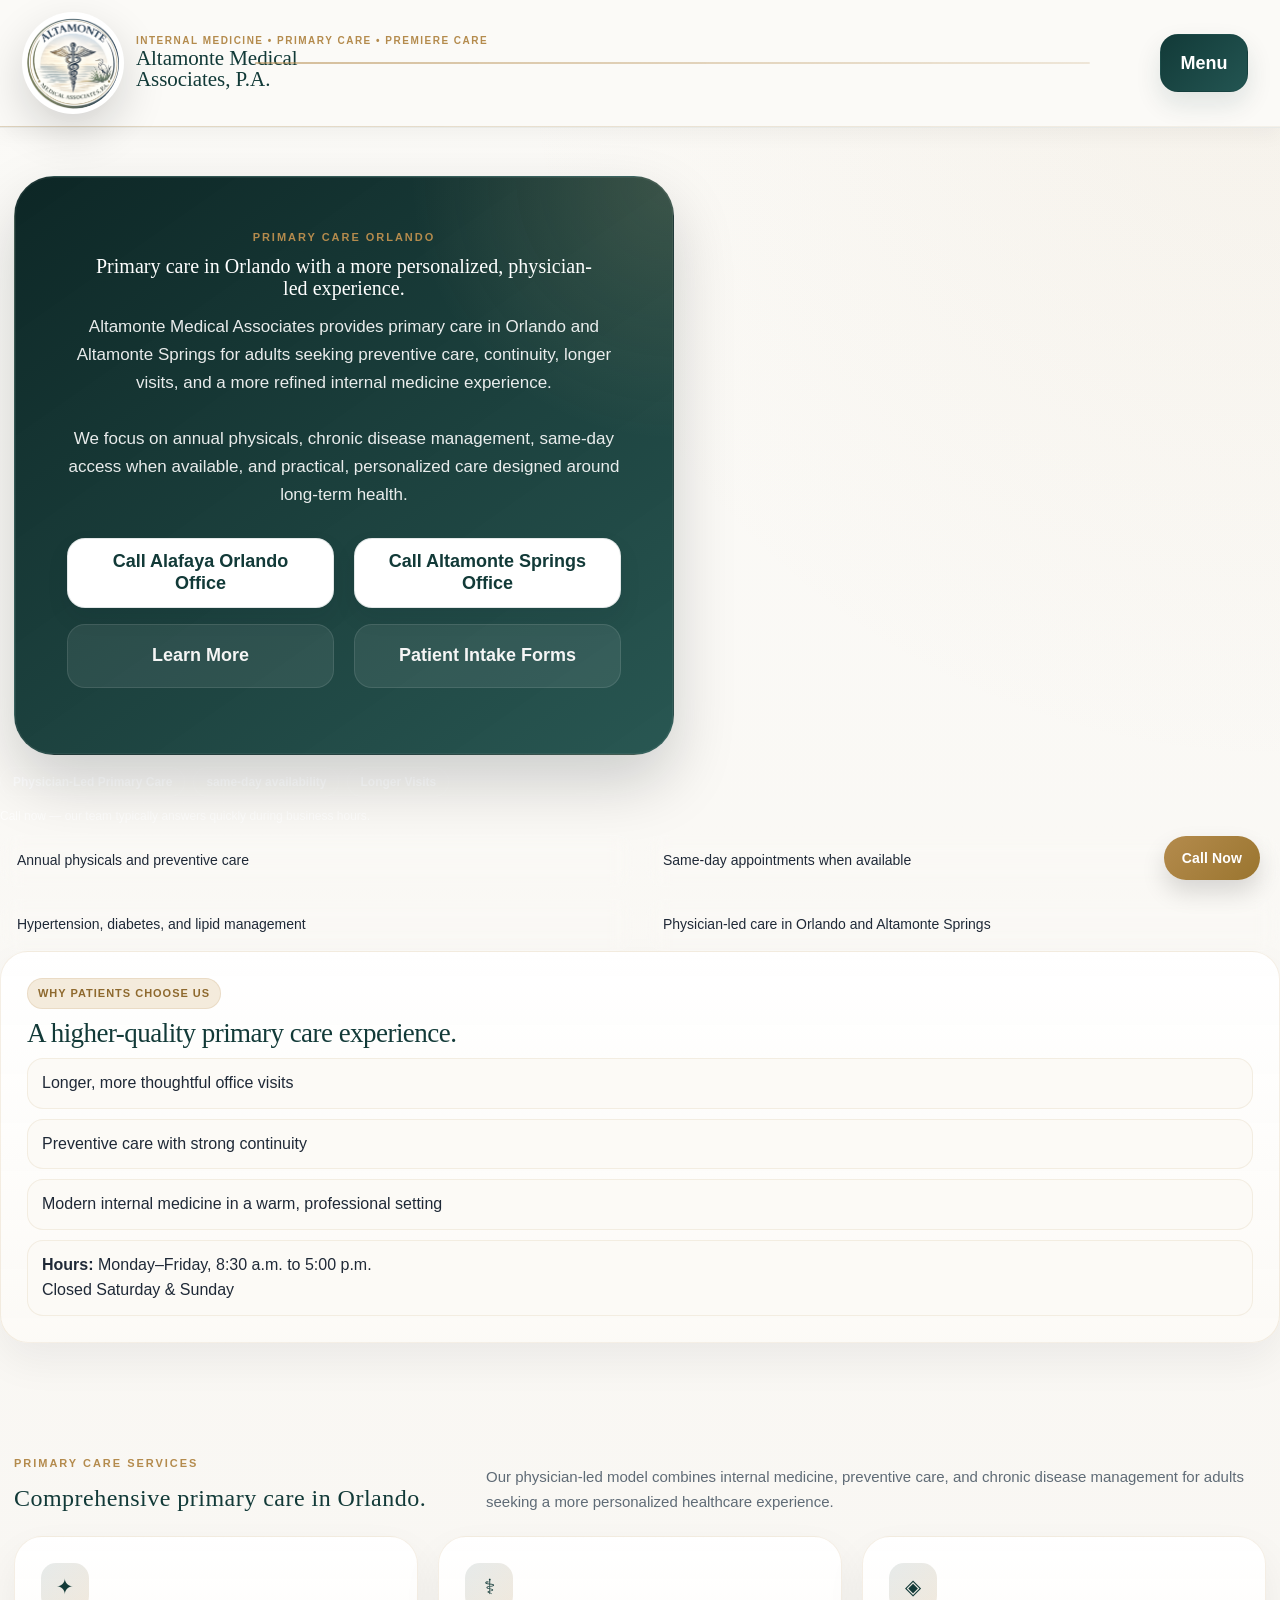
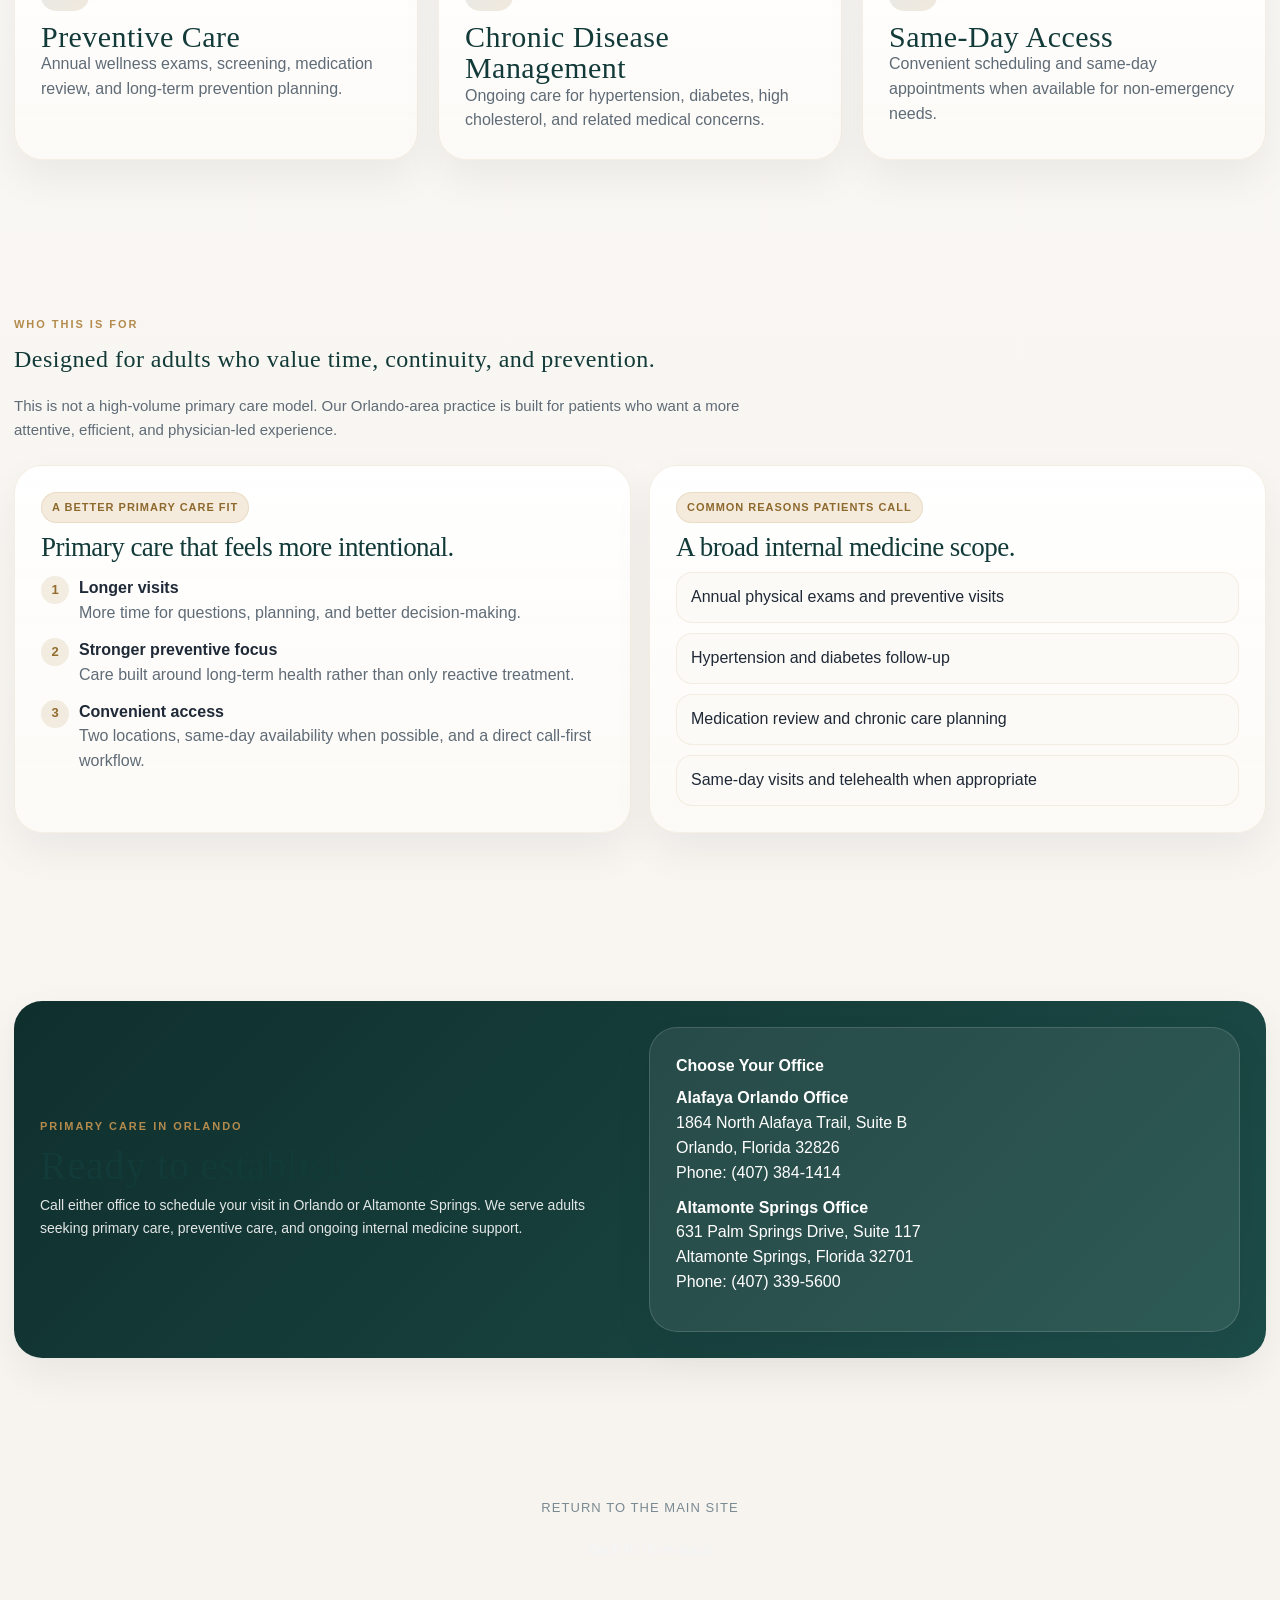
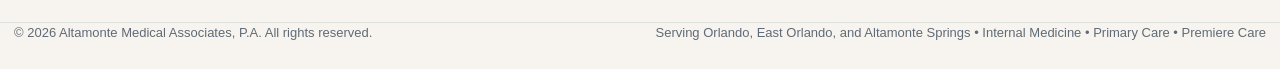
<file: primary-care-orlando.html>
<!DOCTYPE html>

<html lang="en">
<head>
<meta charset="utf-8"/>
<meta content="width=device-width, initial-scale=1.0" name="viewport"/>
<link href="https://fonts.googleapis.com" rel="preconnect"/>
<link crossorigin="" href="https://fonts.gstatic.com" rel="preconnect"/>
<link href="https://fonts.googleapis.com/css2?family=Cormorant+Garamond:wght@500;600;700&amp;family=Inter:wght@400;500;600;700&amp;display=swap" rel="stylesheet"/>
<title>Primary Care Orlando | Altamonte Medical Associates</title>
<meta content="Physician-led primary care in Orlando and Altamonte Springs. Preventive care, same-day visits, annual physicals, and personalized medicine." name="description"/>
<meta content="primary care Orlando, internal medicine Orlando, same-day doctor Orlando, preventive care Orlando, annual physicals Orlando" name="keywords"/>
<meta content="index, follow, max-image-preview:large" name="robots"/>
<meta content="website" property="og:type"/>
<meta content="Primary Care Orlando | Altamonte Medical Associates" property="og:title"/>
<meta content="Physician-led primary care in Orlando and Altamonte Springs with preventive care, same-day appointments, and personalized medicine." property="og:description"/>
<style>
    :root{
      --deep:#123a38;
      --deep2:#204f4b;
      --gold:#b48b4d;
      --bg:#f7f5f1;
      --card:#ffffff;
      --text:#1f2937;
      --muted:#5f6b76;
      --line:rgba(18,58,56,.10);
      --shadow:0 16px 38px rgba(16,24,40,.08);
    }
    *{box-sizing:border-box}
    html{scroll-behavior:smooth}
    body{
      margin:0;
      padding-top:118px;
      font-family:'Inter',Arial,sans-serif;
      color:var(--text);
      background:linear-gradient(180deg,#fbfaf7 0%,#f7f4ef 100%);
      line-height:1.55;
    }
    .container{max-width:1220px;margin:0 auto;padding:0 20px}
    h1,h2,h3{font-family:'Cormorant Garamond',serif;line-height:1.02;margin:0}
    h1{font-size:52px;letter-spacing:-.03em}
    h2{font-size:34px;color:var(--deep)}
    h3{font-size:22px;color:var(--deep)}
    .muted{color:var(--muted)}
    .eyebrow{
      color:var(--gold);
      text-transform:uppercase;
      letter-spacing:.18em;
      font-size:11px;
      font-weight:700;
      margin-bottom:8px;
    }

    .nav{
      position:fixed;
      top:0;left:0;width:100%;
      z-index:1000;
      backdrop-filter:blur(12px);
      background:rgba(251,250,247,.96);
      border-bottom:1px solid rgba(18,58,56,.08);
      box-shadow:0 8px 18px rgba(16,24,40,.04);
      transition:background .25s ease, box-shadow .25s ease;
    }
    .nav-inner{
      display:flex;
      justify-content:space-between;
      align-items:center;
      gap:18px;
      padding:16px 0;
      transition:padding .22s ease;
    }
    .brand{display:flex;align-items:center;gap:12px;text-decoration:none;color:inherit}
    .logo-wrap{
      width:96px;height:96px;border-radius:50%;
      background:#fff;padding:5px;box-shadow:0 18px 45px rgba(0,0,0,.16);
      overflow:hidden;flex:0 0 auto;
      transition:width .22s ease,height .22s ease,transform .22s ease,box-shadow .22s ease;
    }
    .logo-wrap img{width:100%;height:100%;object-fit:cover;border-radius:50%}
    .logo-fallback{
      width:100%;height:100%;display:flex;align-items:center;justify-content:center;
      border-radius:50%;background:linear-gradient(135deg,var(--deep),var(--deep2));color:#fff;
      font-family:'Cormorant Garamond',serif;font-size:30px;font-weight:700;
    }
    .brand-copy{display:flex;flex-direction:column}
    .brand-top{font-size:11px;text-transform:uppercase;letter-spacing:.16em;color:var(--gold);font-weight:700}
    .brand-bottom{
      font-family:'Cormorant Garamond',serif;
      font-size:30px;
      color:var(--deep);
      font-weight:700;
      line-height:1;
      transition:font-size .22s ease, letter-spacing .22s ease;
    }
    .nav-links{display:flex;gap:18px;align-items:center;flex-wrap:wrap;margin-left:auto;margin-right:42px}
    .nav-links a{color:var(--deep);text-decoration:none;font-size:14px;font-weight:600}

    .btn{
      display:inline-flex;align-items:center;justify-content:center;
      border-radius:999px;padding:12px 18px;text-decoration:none;font-weight:700;
      border:1px solid transparent;transition:transform .18s ease,box-shadow .18s ease,border-color .18s ease,background .18s ease;
    }
    .btn:hover{transform:translateY(-1px)}
    .btn-primary{
      background:linear-gradient(135deg,var(--deep),var(--deep2));
      color:#fff;box-shadow:0 12px 28px rgba(18,58,56,.16);
    }
    .btn-secondary{
      color:var(--deep);background:#fffdf9;border-color:rgba(18,58,56,.10);
    }

    .hero{padding:54px 0 24px}
    .hero-wrap{display:grid;grid-template-columns:1.15fr .85fr;gap:14px}
    .hero-left{
      background:
        radial-gradient(circle at top right, rgba(215,191,140,.18), transparent 30%),
        linear-gradient(145deg, rgba(10,36,35,.99), rgba(29,78,73,.95)) !important;
      color:#fff;border-radius:38px;padding:24px;position:relative;overflow:hidden;
      box-shadow:0 28px 72px rgba(8,18,20,.22);border:1px solid rgba(255,255,255,.08);
    }
    .hero-left:after{
      content:"";
      position:absolute;inset:0;border-radius:38px;
      border:1px solid rgba(255,255,255,.06);pointer-events:none;
    }
    .hero-copy{font-size:15.5px;color:rgba(255,255,255,.90);margin:12px 0;line-height:1.55}
    .hero-actions{display:flex;gap:12px;flex-wrap:wrap;margin:16px 0 12px}
    .hero-points{display:grid;grid-template-columns:repeat(2,1fr);gap:8px;margin-top:10px}
    .hero-point{
      padding:9px 10px;border-radius:16px;background:rgba(255,255,255,.08);
      border:1px solid rgba(255,255,255,.08);font-size:12px
    }

    .card,.panel{
      background:linear-gradient(180deg,rgba(255,255,255,.98),rgba(252,250,246,.95));
      border:1px solid rgba(180,139,77,.14);
      border-radius:24px;padding:16px;box-shadow:var(--shadow)
    }
    .badge{
      display:inline-flex;padding:6px 10px;border-radius:999px;background:#f4ebdc;color:#8e692e;
      font-size:11px;font-weight:700;text-transform:uppercase;letter-spacing:.06em;border:1px solid rgba(180,139,77,.16)
    }
    .mini-title{font-family:'Cormorant Garamond',serif;font-size:24px;color:var(--deep);margin:8px 0}
    .list{display:grid;gap:8px;margin-top:10px}
    .list-item,.meta-row,.detail{
      background:#fcfaf6;border:1px solid rgba(180,139,77,.12);border-radius:16px;padding:10px 12px
    }
    .section{padding:10px 0}
    .section-head{display:flex;justify-content:space-between;align-items:end;gap:12px;flex-wrap:wrap;margin-bottom:10px}
    .section-head p{margin:0;max-width:760px;color:var(--muted);font-size:14px}
    .grid-4{display:grid;grid-template-columns:repeat(4,1fr);gap:12px}
    .grid-3{display:grid;grid-template-columns:repeat(3,1fr);gap:12px}
    .grid-2{display:grid;grid-template-columns:repeat(2,1fr);gap:12px}
    .service-icon{
      width:42px;height:42px;border-radius:14px;display:flex;align-items:center;justify-content:center;
      background:linear-gradient(135deg,rgba(18,58,56,.10),rgba(180,139,77,.18));
      color:var(--deep);font-size:19px;margin-bottom:10px
    }
    .feature{display:flex;gap:10px;align-items:flex-start;padding:6px 0}
    .tick{
      min-width:28px;height:28px;border-radius:50%;display:flex;align-items:center;justify-content:center;
      background:rgba(180,139,77,.15);color:#916c2e;font-weight:800;font-size:13px
    }

    .cta{
      margin:12px 0 16px;
      background:linear-gradient(135deg,#0f2f2d,#1d4d49);
      color:#fff;border-radius:28px;padding:18px;
      display:grid;grid-template-columns:1fr 1fr;gap:12px;align-items:center
    }
    .cta h2{color:#fff}
    .cta-box{
      background:rgba(255,255,255,.08);border:1px solid rgba(255,255,255,.14);
      border-radius:20px;padding:16px
    }

    .footer{padding:14px 0 18px;color:var(--muted);font-size:13px}
    .footer-inner{border-top:1px solid rgba(18,58,56,.10);display:flex;justify-content:space-between;gap:10px;flex-wrap:wrap}
    .call-helper{display:block;margin-top:8px;color:rgba(255,255,255,.80);font-size:12px}

    .floating-call-menu{
      position:fixed;right:18px;bottom:18px;z-index:999;display:flex;flex-direction:column;align-items:flex-end;gap:8px;
    }
    @keyframes breatheGlow {
      0%, 100% { box-shadow: 0 10px 24px rgba(16,24,40,0.16), 0 0 0 0 rgba(182,144,84,0.10); }
      50% { box-shadow: 0 14px 30px rgba(16,24,40,0.18), 0 0 20px 2px rgba(182,144,84,0.16); }
    }
    .floating-call-toggle{
      border:none;border-radius:999px;padding:15px 20px;font-size:15px;font-weight:800;color:#ffffff;cursor:pointer;letter-spacing:.01em;
      background:linear-gradient(135deg,#7a5d2a,#b08a36);animation:breatheGlow 4.8s ease-in-out infinite;transition:background .25s ease, box-shadow .25s ease, transform .2s ease;
    }
    .floating-call-toggle:hover{transform:translateY(-1px)}
    .floating-call-options{display:none;flex-direction:column;gap:8px;align-items:flex-end;min-width:250px}
    .floating-call-options.open{display:flex}
    .call-option{
      width:100%;background:#ffffff;color:#123a38;padding:12px 16px;border-radius:20px;text-decoration:none;border:1px solid rgba(18,58,56,.10);
      box-shadow:0 10px 24px rgba(0,0,0,.14);display:flex;flex-direction:column;gap:2px;line-height:1.2;
    }
    .call-option:hover{box-shadow:0 12px 28px rgba(0,0,0,.16);transform:translateY(-1px)}
    .call-office-name{font-size:13px;font-weight:800;color:#123a38}
    .call-office-number{font-size:12px;font-weight:600;color:#5f6b76}

    body.scrolled .nav{background:rgba(251,250,247,.92);box-shadow:0 12px 24px rgba(16,24,40,.06)}
    body.scrolled .nav-inner{padding:10px 0}
    body.scrolled .logo-wrap{width:72px;height:72px;transform:scale(.94);box-shadow:0 10px 22px rgba(0,0,0,.10)}
    body.scrolled .brand-bottom{font-size:26px;letter-spacing:-.01em}

    .seo-links-section{
      padding:32px 16px;
      text-align:center;
      background:transparent;
    }
    .seo-links-label{
      font-size:13px;
      letter-spacing:.08em;
      text-transform:uppercase;
      color:#7a8a92;
      margin-bottom:10px;
    }
    .seo-links-grid{
      display:flex;
      justify-content:center;
      flex-wrap:wrap;
      gap:14px;
    }
    .seo-links-grid a{
      font-size:14px;
      font-weight:600;
      color:#123a38;
      text-decoration:none;
      transition:opacity .2s ease;
    }
    .seo-links-grid a:hover{opacity:.7}

    @media (max-width: 900px){
      .hero-wrap,.grid-4,.grid-3,.grid-2,.cta{grid-template-columns:1fr 1fr}
      .grid-4 .card:last-child{grid-column:span 2}
    }
    @media (max-width: 760px){
      body{padding-top:100px !important}
      .container{padding:0 16px}
      .nav-links{display:none !important}
      .hero-wrap,.grid-4,.grid-3,.grid-2,.cta{grid-template-columns:1fr !important}
      .grid-4 .card:last-child{grid-column:auto}
      .logo-wrap{width:92px;height:92px}
      .brand-bottom{font-size:19px;max-width:170px}
      h1{font-size:36px !important;line-height:1.03}
      h2{font-size:30px !important}
      h3{font-size:23px !important}
      .mini-title{font-size:22px !important}
      .hero-left,.card,.panel,.cta,.cta-box{padding:18px !important;border-radius:24px}
      .hero-points{grid-template-columns:1fr !important}
      .btn{width:100%;padding:11px 14px}
      .floating-call-menu{right:14px;bottom:14px}
      .floating-call-toggle{padding:14px 18px;font-size:14px}
      .floating-call-options{min-width:220px}
      .call-option{padding:11px 14px}
      .seo-links-section{padding:24px 14px}
      .seo-links-grid{gap:10px;flex-direction:column;align-items:center}
      body.scrolled .nav-inner{padding:10px 0 !important}
      body.scrolled .logo-wrap{width:58px !important;height:58px !important;transform:scale(.94) !important}
      body.scrolled .brand-bottom{font-size:16px !important}
      body.scrolled .brand-top{font-size:8px !important}
    }

    @media (min-width: 1024px){
      .container{max-width:1280px;}
      .hero{padding:64px 0 30px;}
      .hero-wrap{gap:28px;}
      h1{font-size:74px;}
      h2{font-size:46px;}
      h3{font-size:30px;}
      .hero-left{padding:48px;}
      .card,.panel,.cta,.cta-box{padding:24px;}
      .hero-copy{font-size:17px;max-width:800px;}
      .hero-points{gap:12px;}
      .hero-point{font-size:14px;padding:13px 16px;}
      .grid-4,.grid-3,.grid-2{gap:18px;}
      .mini-title{font-size:30px;}
      .nav-inner{padding:18px 0;}
      .brand-bottom{font-size:32px;}
      .section{padding:24px 0;}
      .section-head{margin-bottom:18px;}
      .section-head p{font-size:15px;}
      .hero-left h1{font-size:56px !important;line-height:1.05 !important;letter-spacing:-.028em !important;}
      .nav-links{margin-right:42px !important}
      section[id]{scroll-margin-top:112px}
    }
  </style>
<style>
/* Match homepage hero typography exactly */
.hero-left h1{
  font-size:48px !important;
  line-height:1.06 !important;
  letter-spacing:-.025em !important;
}
.hero-copy{
  font-size:15px !important;
  line-height:1.55 !important;
}
@media (min-width:1024px){
  .hero-left h1{
    font-size:52px !important;
    line-height:1.05 !important;
    letter-spacing:-.03em !important;
  }
  .hero-copy{
    font-size:17px !important;
  }
}
@media (max-width:760px){
  .hero-left h1{
    font-size:30px !important;
    line-height:1.06 !important;
    letter-spacing:-.02em !important;
  }
  .hero-copy{
    font-size:15px !important;
    line-height:1.55 !important;
  }
}
</style>
<style>
/* Mobile-only: make bottom green-section CTA buttons match the top hero buttons */
@media (max-width:760px){
  .cta-box .btn{
    width:100% !important;
    max-width:100% !important;
    min-height:46px !important;
    height:46px !important;
    display:flex !important;
    align-items:center !important;
    justify-content:center !important;
    text-align:center !important;
    white-space:nowrap !important;
    line-height:1 !important;
    padding:11px 14px !important;
    box-sizing:border-box !important;
    border-radius:999px !important;
    font-size:14px !important;
    overflow:hidden !important;
    text-overflow:ellipsis !important;
  }
}
</style>
<style>
/* Major optimization layer: trust signals + ideal-fit section + refined conversion details */
.trust-row{
  display:flex;
  flex-wrap:wrap;
  gap:8px;
  margin:12px 0 10px;
}
.trust-pill{
  display:inline-flex;
  align-items:center;
  gap:6px;
  padding:8px 12px;
  border-radius:999px;
  background:rgba(255,255,255,.08);
  border:1px solid rgba(255,255,255,.10);
  color:rgba(255,255,255,.92);
  font-size:12px;
  font-weight:600;
  line-height:1;
}
.fit-grid{
  display:grid;
  grid-template-columns:repeat(3,minmax(0,1fr));
  gap:12px;
}
.fit-card{
  background:linear-gradient(180deg,rgba(255,255,255,.98),rgba(252,250,246,.95));
  border:1px solid rgba(180,139,77,.12);
  border-radius:22px;
  padding:16px;
  box-shadow:0 14px 30px rgba(16,24,40,.05);
}
.fit-card h3{
  margin-bottom:6px;
}
.soft-authority{
  margin-top:10px;
  font-size:13px;
  color:var(--muted);
}
.return-link{
  display:inline-flex;
  align-items:center;
  gap:6px;
}
.return-link:before{
  content:"←";
  font-size:14px;
  line-height:1;
}
@media (max-width:760px){
  .trust-row{
    gap:8px;
    margin:12px 0 10px;
  }
  .trust-pill{
    font-size:11px;
    padding:8px 10px;
  }
  .fit-grid{
    grid-template-columns:1fr;
  }
}
</style>
<style>
/* Mobile menu + streamlined quick access (mobile only) */
.menu-toggle{
  display:none;
  border:1px solid rgba(18,58,56,.10);
  background:#fffdf9;
  color:#123a38;
  border-radius:12px;
  padding:10px 12px;
  font-size:14px;
  font-weight:700;
  line-height:1;
  box-shadow:0 8px 18px rgba(16,24,40,.05);
}
.mobile-menu{
  display:none;
}
@media (max-width:760px){
  .menu-toggle{
    display:inline-flex !important;
    align-items:center;
    justify-content:center;
    min-width:46px;
    min-height:42px;
    margin-left:auto;
  }
  .mobile-menu{
    position:fixed;
    top:88px;
    left:14px;
    right:14px;
    z-index:1001;
    display:block;
    opacity:0;
    transform:translateY(-10px);
    pointer-events:none;
    transition:opacity .22s ease, transform .22s ease;
  }
  .mobile-menu.open{
    opacity:1;
    transform:translateY(0);
    pointer-events:auto;
  }
  .mobile-menu-panel{
    background:rgba(255,255,255,.98);
    border:1px solid rgba(18,58,56,.08);
    border-radius:20px;
    box-shadow:0 18px 38px rgba(16,24,40,.10);
    overflow:hidden;
    backdrop-filter:blur(10px);
  }
  .mobile-menu-links{
    display:grid;
    gap:0;
  }
  .mobile-menu-links a{
    display:block;
    padding:14px 16px;
    color:#123a38;
    text-decoration:none;
    font-size:15px;
    font-weight:600;
    border-bottom:1px solid rgba(18,58,56,.07);
  }
  .mobile-menu-links a:last-child{
    border-bottom:none;
  }
  .mobile-menu-links .menu-subtle{
    color:#5f6b76;
    font-weight:500;
  }
  .mobile-menu-cta{
    display:grid;
    gap:10px;
    padding:14px 16px 16px;
    background:linear-gradient(180deg,rgba(250,248,244,.92),rgba(255,255,255,.98));
    border-top:1px solid rgba(18,58,56,.07);
  }
  .mobile-menu-cta a{
    display:flex;
    align-items:center;
    justify-content:center;
    min-height:46px;
    border-radius:999px;
    text-decoration:none;
    font-size:14px;
    font-weight:700;
  }
  .mobile-menu-cta .call-white{
    background:#fff;
    color:#123a38;
    border:1px solid rgba(18,58,56,.10);
  }
  .mobile-menu-cta .call-dark{
    background:linear-gradient(135deg,#123a38,#235552);
    color:#fff;
    box-shadow:0 12px 26px rgba(18,58,56,.14);
  }
}
</style>
<style>
/* Desktop dropdown menu matching mobile behavior */
@media (min-width:761px){
  .menu-toggle{
    display:inline-flex !important;
    align-items:center;
    justify-content:center;
    min-width:52px;
    min-height:44px;
    margin-left:12px;
  }
  .mobile-menu{
    position:fixed;
    top:96px;
    right:22px;
    left:auto;
    width:360px;
    z-index:1001;
    display:block;
    opacity:0;
    transform:translateY(-10px);
    pointer-events:none;
    transition:opacity .22s ease, transform .22s ease;
  }
  .mobile-menu.open{
    opacity:1;
    transform:translateY(0);
    pointer-events:auto;
  }
  .mobile-menu-panel{
    background:rgba(255,255,255,.98);
    border:1px solid rgba(18,58,56,.08);
    border-radius:20px;
    box-shadow:0 18px 38px rgba(16,24,40,.10);
    overflow:hidden;
    backdrop-filter:blur(10px);
  }
}
</style>
<style>
/* Force desktop menu button + dropdown to appear and work like mobile */
@media (min-width:761px){
  .menu-toggle{
    display:inline-flex !important;
    align-items:center !important;
    justify-content:center !important;
    min-width:54px !important;
    min-height:44px !important;
    margin-left:12px !important;
  }
  .mobile-menu{
    position:fixed !important;
    top:96px !important;
    right:22px !important;
    left:auto !important;
    width:380px !important;
    z-index:1001 !important;
    display:block !important;
    opacity:0 !important;
    transform:translateY(-10px) !important;
    pointer-events:none !important;
    transition:opacity .22s ease, transform .22s ease !important;
  }
  .mobile-menu.open{
    opacity:1 !important;
    transform:translateY(0) !important;
    pointer-events:auto !important;
  }
  .mobile-menu-panel{
    background:rgba(255,255,255,.98) !important;
    border:1px solid rgba(18,58,56,.08) !important;
    border-radius:20px !important;
    box-shadow:0 18px 38px rgba(16,24,40,.10) !important;
    overflow:hidden !important;
    backdrop-filter:blur(10px) !important;
  }
  .mobile-menu-links a{
    display:block !important;
    padding:14px 16px !important;
    color:#123a38 !important;
    text-decoration:none !important;
    font-size:15px !important;
    font-weight:600 !important;
    border-bottom:1px solid rgba(18,58,56,.07) !important;
  }
  .mobile-menu-cta{
    display:grid !important;
    gap:10px !important;
    padding:14px 16px 16px !important;
    background:linear-gradient(180deg,rgba(250,248,244,.92),rgba(255,255,255,.98)) !important;
    border-top:1px solid rgba(18,58,56,.07) !important;
  }
  .mobile-menu-cta a{
    display:flex !important;
    align-items:center !important;
    justify-content:center !important;
    min-height:46px !important;
    border-radius:999px !important;
    text-decoration:none !important;
    font-size:14px !important;
    font-weight:700 !important;
  }
  .mobile-menu-cta .call-dark{
    background:linear-gradient(135deg,#123a38,#235552) !important;
    color:#fff !important;
    box-shadow:0 12px 26px rgba(18,58,56,.14) !important;
  }
}
</style>
<style>
/* Force desktop header to use Menu button + dropdown instead of inline links */
@media (min-width:761px){
  .nav-links{
    display:none !important;
  }
  .menu-toggle{
    display:inline-flex !important;
    align-items:center !important;
    justify-content:center !important;
    min-width:58px !important;
    min-height:46px !important;
    margin-left:auto !important;
    border:1px solid rgba(18,58,56,.10) !important;
    background:#fffdf9 !important;
    color:#123a38 !important;
    border-radius:14px !important;
    padding:10px 14px !important;
    font-size:15px !important;
    font-weight:700 !important;
    line-height:1 !important;
    box-shadow:0 8px 18px rgba(16,24,40,.05) !important;
  }
  .mobile-menu{
    position:fixed !important;
    top:96px !important;
    right:22px !important;
    left:auto !important;
    width:380px !important;
    z-index:1001 !important;
    display:block !important;
    opacity:0 !important;
    transform:translateY(-10px) !important;
    pointer-events:none !important;
    transition:opacity .22s ease, transform .22s ease !important;
  }
  .mobile-menu.open{
    opacity:1 !important;
    transform:translateY(0) !important;
    pointer-events:auto !important;
  }
  .mobile-menu-panel{
    background:rgba(255,255,255,.98) !important;
    border:1px solid rgba(18,58,56,.08) !important;
    border-radius:20px !important;
    box-shadow:0 18px 38px rgba(16,24,40,.10) !important;
    overflow:hidden !important;
    backdrop-filter:blur(10px) !important;
  }
  .mobile-menu-links a{
    display:block !important;
    padding:14px 16px !important;
    color:#123a38 !important;
    text-decoration:none !important;
    font-size:15px !important;
    font-weight:600 !important;
    border-bottom:1px solid rgba(18,58,56,.07) !important;
  }
  .mobile-menu-cta{
    display:grid !important;
    gap:10px !important;
    padding:14px 16px 16px !important;
    background:linear-gradient(180deg,rgba(250,248,244,.92),rgba(255,255,255,.98)) !important;
    border-top:1px solid rgba(18,58,56,.07) !important;
  }
  .mobile-menu-cta a{
    display:flex !important;
    align-items:center !important;
    justify-content:center !important;
    min-height:46px !important;
    border-radius:999px !important;
    text-decoration:none !important;
    font-size:14px !important;
    font-weight:700 !important;
  }
}
</style>
<style>
/* Final desktop header menu cleanup */
@media (min-width:761px){
  .nav-links{
    display:none !important;
    visibility:hidden !important;
    width:0 !important;
    max-width:0 !important;
    overflow:hidden !important;
    margin:0 !important;
    padding:0 !important;
    gap:0 !important;
  }
  .menu-toggle{
    display:inline-flex !important;
    align-items:center !important;
    justify-content:center !important;
    min-width:88px !important;
    min-height:58px !important;
    margin-left:auto !important;
    border:1px solid rgba(18,58,56,.10) !important;
    background:#fffdf9 !important;
    color:#123a38 !important;
    border-radius:18px !important;
    padding:14px 18px !important;
    font-size:18px !important;
    font-weight:700 !important;
    line-height:1 !important;
    box-shadow:0 10px 22px rgba(16,24,40,.06) !important;
  }
  .nav-inner{
    justify-content:space-between !important;
  }
  .brand{
    margin-right:auto !important;
  }
  .mobile-menu{
    top:104px !important;
    right:22px !important;
    width:400px !important;
  }
}
</style>
<style>
/* Desktop menu button polish */
@media (min-width:761px){
  .menu-toggle{
    margin-left:0 !important;
    margin-right:26px !important;
    background:linear-gradient(135deg,#123a38,#235552) !important;
    color:#ffffff !important;
    border:1px solid rgba(18,58,56,.14) !important;
    box-shadow:0 12px 26px rgba(18,58,56,.12) !important;
    transition:transform .18s ease, box-shadow .18s ease, background .18s ease !important;
  }
  .menu-toggle:hover,
  .menu-toggle:focus{
    transform:translateY(-1px) scale(1.02) !important;
    box-shadow:0 16px 30px rgba(18,58,56,.18) !important;
    background:linear-gradient(135deg,#174745,#286260) !important;
  }
  .menu-toggle:active{
    transform:translateY(0) scale(.99) !important;
    box-shadow:0 10px 22px rgba(18,58,56,.14) !important;
  }
}
</style>
<style>
/* Final desktop header/menu positioning and polish */
@media (min-width:761px){
  .brand{
    margin-left:22px !important;
  }
  .nav-inner{
    justify-content:space-between !important;
    padding-left:8px !important;
    padding-right:8px !important;
  }
  .nav-links{
    display:none !important;
    visibility:hidden !important;
    width:0 !important;
    max-width:0 !important;
    overflow:hidden !important;
    margin:0 !important;
    padding:0 !important;
    gap:0 !important;
  }
  .menu-toggle{
    display:inline-flex !important;
    align-items:center !important;
    justify-content:center !important;
    min-width:96px !important;
    min-height:58px !important;
    margin-left:0 !important;
    margin-right:42px !important;
    background:linear-gradient(135deg,#123a38,#235552) !important;
    color:#ffffff !important;
    border:1px solid rgba(18,58,56,.14) !important;
    border-radius:18px !important;
    padding:14px 20px !important;
    font-size:18px !important;
    font-weight:700 !important;
    line-height:1 !important;
    box-shadow:0 12px 26px rgba(18,58,56,.12) !important;
    transition:transform .18s ease, box-shadow .18s ease, background .18s ease !important;
  }
  .menu-toggle:hover,
  .menu-toggle:focus{
    transform:translateY(-1px) scale(1.02) !important;
    box-shadow:0 16px 30px rgba(18,58,56,.18) !important;
    background:linear-gradient(135deg,#174745,#286260) !important;
  }
  .menu-toggle:active{
    transform:translateY(0) scale(.99) !important;
    box-shadow:0 10px 22px rgba(18,58,56,.14) !important;
  }
  .mobile-menu{
    top:104px !important;
    right:42px !important;
    left:auto !important;
    width:400px !important;
  }
}
</style>
<style>
/* Header accent line between brand and menu */
@media (min-width:761px){
  .nav-inner{
    position:relative !important;
  }
  .nav-inner::after{
    content:"";
    position:absolute;
    left:255px;
    right:190px;
    top:50%;
    height:2px;
    background:linear-gradient(90deg, rgba(180,139,77,0.55), rgba(180,139,77,0.18));
    transform:translateY(-50%);
    border-radius:999px;
    pointer-events:none;
  }
}
</style>
<style>
/* Exact homepage header match for auxiliary pages + scrollable menu */
.nav{
      position:fixed !important;
      top:0 !important;
      left:0 !important;
      width:100% !important;
      z-index:1000 !important;
      margin:0 !important;
      backdrop-filter:blur(12px);
      background:rgba(251,250,247,.96);
      border-bottom:1px solid rgba(18,58,56,.08);
      box-shadow:0 8px 18px rgba(16,24,40,.04);
    }
.nav-inner{
      display:flex;
      justify-content:space-between;
      align-items:center;
      gap:18px;
      padding:16px 0;
      transition:padding .22s ease;
    }
.brand{display:flex;align-items:center;gap:12px;text-decoration:none;color:inherit}
.logo-wrap{
      width:96px;height:96px;border-radius:50%;
      background:#fff;padding:5px;box-shadow:0 18px 45px rgba(0,0,0,.16);
      overflow:hidden;flex:0 0 auto;
    }
.logo-wrap img{width:100%;height:100%;object-fit:cover;border-radius:50%}
.logo-fallback{
      width:100%;height:100%;display:flex;align-items:center;justify-content:center;
      border-radius:50%;background:linear-gradient(135deg,var(--deep),var(--deep2));color:#fff;
      font-family:'Cormorant Garamond',serif;font-size:30px;font-weight:700;
    }
.brand-copy{display:flex;flex-direction:column}
.brand-top{font-size:11px;text-transform:uppercase;letter-spacing:.16em;color:var(--gold);font-weight:700}
.brand-bottom{
      font-family:'Cormorant Garamond',serif;
      font-size:30px;
      color:var(--deep);
      font-weight:700;
      line-height:1;
      transition:font-size .22s ease, letter-spacing .22s ease;
    }
body.scrolled .nav{
      background:rgba(251,250,247,.92);
      box-shadow:0 12px 24px rgba(16,24,40,.06);
    }
body.scrolled .nav-inner{
      padding:10px 0;
    }
body.scrolled .brand-bottom{
      font-size:26px;
      letter-spacing:-.01em;
    }
@media (max-width: 760px){
      body{
        padding-top: 100px !important;
      }

      body{
        padding-top: 100px;
      }

      .nav-links{display:none}
    }

      body{
        
      }

.top-hours-text{
  color:#ffffff;
  font-size:11px;
  font-weight:700;
  letter-spacing:.02em;
}

@media (max-width:760px){

}

      .nav{
  margin:0;
  top:0;
top:62px}
      .container{padding:0 14px}
      .nav-links{display:none}
      .hero-wrap,.grid-4,.grid-2,.cta{grid-template-columns:1fr}
      .grid-4 .card:last-child{grid-column:auto}
      .logo-wrap{width:92px;height:92px}
      .brand-bottom{font-size:18px;max-width:170px}
      h1{font-size:28px}
      h2{font-size:24px}
      h3{font-size:20px}
      .mini-title{font-size:20px}
      .hero-left,.card,.panel,.cta,.cta-box{padding:14px}
      .hero-points{grid-template-columns:1fr}
      .btn{width:100%;padding:11px 14px}
      .floating-call-btn{display:inline-flex;align-items:center;justify-content:center}
    }

.top-hours-text{
  color:#ffffff;
  font-size:11px;
  font-weight:700;
  letter-spacing:.02em;
}

@media (max-width:760px){

}

    .nav{
  margin:0;
  top:0;

      background:rgba(251,250,247,.94);
      box-shadow:0 10px 28px rgba(16,24,40,.04);
    }
    .brand-bottom{
      font-size:30px;
      letter-spacing:-.02em;
    }
    .hero-left{
      background:
        linear-gradient(145deg,rgba(11,38,37,.99),rgba(26,74,70,.92)),
        radial-gradient(circle at top right, rgba(215,191,140,.16), transparent 32%);
      border-radius:38px;
      box-shadow:0 28px 72px rgba(8,18,20,.22);
      border:1px solid rgba(255,255,255,.08);
    }
    .hero-left:after{
      content:"";
      position:absolute;
      inset:0;
      border-radius:38px;
      border:1px solid rgba(255,255,255,.06);
      pointer-events:none;
    }
    h1{
      font-size:56px;
      letter-spacing:-.04em;
    }
    h2{
      font-size:36px;
      letter-spacing:-.02em;
    }
    h3{
      letter-spacing:-.01em;
    }
    .hero-copy{
      font-size:15.5px;
      line-height:1.55;
    }
    .hero-point{
      background:rgba(255,255,255,.075);
      border:1px solid rgba(255,255,255,.09);
      backdrop-filter:blur(10px);
    }
    .card,.panel{
      border-radius:26px;
      box-shadow:0 18px 46px rgba(16,24,40,.06);
    }
    .mini-title{
      font-size:25px;
      letter-spacing:-.02em;
    }
    .badge{
      letter-spacing:.09em;
    }
    .btn-primary{
      box-shadow:0 14px 34px rgba(18,58,56,.18);
    }
    .cta{
      border-radius:30px;
      box-shadow:0 24px 54px rgba(8,18,20,.16);
    }
    .cta-box{
      border-radius:22px;
    }
    .floating-call-btn{
      background:linear-gradient(135deg,#123a38,#235552);
      box-shadow:0 22px 42px rgba(0,0,0,.22);
      border:1px solid rgba(255,255,255,.14);
    }

@media (max-width:760px){

.top-hours-text{
  color:#ffffff;
  font-size:11px;
  font-weight:700;
  letter-spacing:.02em;
}

@media (max-width:760px){

}

}

}

@media (max-width:760px){

.top-hours-text{
  color:#ffffff;
  font-size:11px;
  font-weight:700;
  letter-spacing:.02em;
}

@media (max-width:760px){

}

@media (max-width:760px){

}

  .top-address-right,

  .top-hours-sub,
  
}

.floating-call{
  position:fixed;
  bottom:18px;
  right:18px;
  display:flex;
  flex-direction:column;
  gap:8px;
  z-index:999;
}

@media (max-width:760px){
  
}

    @media (min-width: 1024px){
      .container{max-width:1280px;}
      .hero{padding:64px 0 30px;}
      .hero-wrap{gap:28px;}
      h1{font-size:74px;}
      h2{font-size:46px;}
      h3{font-size:30px;}
      .hero-left{padding:48px;}
      .card,.panel,.cta,.cta-box{padding:24px;}
      .hero-copy{font-size:17px;max-width:800px;}
      .hero-points{gap:12px;}
      .hero-point{font-size:14px;padding:13px 16px;}
      .grid-4,.grid-2,.location-box{gap:18px;}
      .mini-title{font-size:30px;}
      .nav-inner{padding:18px 0;}
      .brand-bottom{font-size:32px;}
      .logo{
      width:86px;
      height:86px;
      border-radius:50%;
      overflow:hidden;
      background:#fff;
      padding:5px;
      box-shadow:0 14px 30px rgba(0,0,0,.12);
      flex:0 0 auto;
      transition:transform .22s ease, width .22s ease, height .22s ease, box-shadow .22s ease;
      transform-origin:center center;
    }
      .section{padding:24px 0;}
      .section-head{margin-bottom:18px;}
      .section-head p{font-size:15px;}
    }

    @media (max-width: 760px){
      .container{padding:0 16px;}
      .hero{padding:34px 0 18px !important;margin-top:0 !important;}
      .hero-wrap,.grid-4,.grid-2,.location-box,.cta{grid-template-columns:1fr !important;}
      .hero-left,.card,.panel,.cta,.cta-box{padding:18px !important;border-radius:24px;}
      h1{font-size:36px !important;line-height:1.03;}
      h2{font-size:30px !important;}
      h3{font-size:23px !important;}
      .mini-title{font-size:22px !important;}
      .hero-copy{font-size:15px !important;line-height:1.55;}
      .hero-actions{gap:10px;margin:16px 0 14px;}
      .hero-actions .btn,
      .cta-box .btn{width:100%;min-height:46px;}
      .hero-points{grid-template-columns:1fr !important;gap:10px;}
      .hero-point{font-size:13px;padding:12px 14px;}
      .section{padding:16px 0 !important;}
      .section-head{gap:10px;margin-bottom:12px;}
      .section-head p{font-size:14px;}
      .list,.location-box,.grid-4,.grid-2{gap:12px;}
      .list-item,.detail,.meta-row{padding:12px 13px;}
      .nav-inner{padding:14px 0;}
      .brand{gap:12px;}
      .brand-bottom{font-size:19px;}
      .brand-top{font-size:10px;line-height:1.3;}
      .logo{width:76px;height:76px;}

      .cta{margin:16px 0 20px;}
      .footer{padding:16px 0 22px;}
      .footer-inner{gap:8px;}
    }

    .meta-row strong{
      color:#123a38;
    }

    @media (max-width:760px){
      .btn-alafaya,
      .btn-altamonte,
      .call-option-alafaya,
      
    }

    .grid-3{
      display:grid;
      grid-template-columns:repeat(3,minmax(0,1fr));
      gap:16px;
    }

    body{
      background:
        radial-gradient(circle at top right, rgba(182,144,84,.08), transparent 22%),
        linear-gradient(180deg,#fbfaf7 0%,#f7f4ef 100%) !important;
    }

    .hero-left{
      background:
        radial-gradient(circle at top right, rgba(215,191,140,.18), transparent 30%),
        linear-gradient(145deg, rgba(10,36,35,.99), rgba(29,78,73,.95)) !important;
    }

    .hero-copy strong{
      color:#fff;
    }

    .section-signature{
      padding-top:10px;
    }

    .signature-grid .card-signature{
      position:relative;
      overflow:hidden;
    }

    .signature-grid .card-signature:after{
      content:"";
      position:absolute;
      inset:0;
      background:linear-gradient(180deg, rgba(255,255,255,0), rgba(182,144,84,.03));
      pointer-events:none;
    }

    .reveal{
      opacity:0;
      transform:translateY(14px);
      animation:fadeUp .7s ease forwards;
    }
    .reveal:nth-child(2){animation-delay:.08s;}
    .reveal:nth-child(3){animation-delay:.16s;}

    @keyframes fadeUp{
      to{
        opacity:1;
        transform:translateY(0);
      }
    }

    .btn{
      transition:transform .18s ease, box-shadow .18s ease, border-color .18s ease, background .18s ease;
    }

    .btn:hover{
      transform:translateY(-2px);
    }

    @keyframes softPulse{
      0%,100%{box-shadow:0 8px 22px rgba(0,0,0,.18);}
      50%{box-shadow:0 12px 26px rgba(18,58,56,.20);}
    }

    .call-helper{
      display:block;
      margin-top:8px;
      color:rgba(255,255,255,.80);
      font-size:12px;
    }

    @media (min-width: 1024px){
      .hero{
        padding:72px 0 34px;
      }
      .hero-wrap{
        gap:30px;
      }
      .hero-left{
        padding:52px;
        border-radius:40px;
      }
      .hero-copy{
        font-size:17px;
        max-width:820px;
      }
      .grid-3{
        gap:20px;
      }
      .card,.panel,.cta,.cta-box{
        padding:26px;
      }
      .section{
        padding:24px 0;
      }
      .section-head{
        margin-bottom:18px;
      }
      .hero-point{
        font-size:14px;
        padding:14px 16px;
      }
    }

    @media (max-width: 760px){
      .grid-3{
        grid-template-columns:1fr;
        gap:12px;
      }
      .hero-left{
        padding:20px !important;
      }
      .section-signature{
        padding-top:4px;
      }
    }

    .btn-call-white{
      background:#ffffff !important;
      color:#123a38 !important;
      border:1px solid rgba(18,58,56,.10) !important;
      box-shadow:0 8px 20px rgba(0,0,0,.10) !important;
    }
    .btn-call-white:hover{
      background:#fffefb !important;
      color:#123a38 !important;
      border-color:rgba(18,58,56,.18) !important;
      box-shadow:0 12px 24px rgba(0,0,0,.12) !important;
    }

    body.scrolled .nav{
      background:rgba(251,250,247,.92);
      box-shadow:0 12px 24px rgba(16,24,40,.06);
    }
    body.scrolled .nav-inner{
      padding:10px 0;
    }
    body.scrolled .logo{
      width:72px;
      height:72px;
      transform:scale(.94);
      box-shadow:0 10px 22px rgba(0,0,0,.10);
    }
    body.scrolled .brand-bottom{
      font-size:26px;
      letter-spacing:-.01em;
    }

  50% { box-shadow: 0 14px 30px rgba(16,24,40,0.18), 0 0 20px 2px rgba(182,144,84,0.16); }
}
  70% { box-shadow: 0 0 0 10px rgba(212,175,55,0); }
  100% { box-shadow: 0 0 0 0 rgba(212,175,55,0); }
}

.call-float {
  animation: breatheGlow 4.8s ease-in-out infinite;
  animation-delay: 2s;

  animation: breatheGlow 4.8s ease-in-out infinite;
  transition: transform 0.2s ease;
}

.call-float:hover {
  transform: scale(1.06);
}

    @keyframes breatheGlow {
      0%, 100% { box-shadow: 0 10px 24px rgba(16,24,40,0.16), 0 0 0 0 rgba(182,144,84,0.10); }
      50% { box-shadow: 0 14px 30px rgba(16,24,40,0.18), 0 0 20px 2px rgba(182,144,84,0.16); }
    }

    .floating-call-menu{
      position:fixed;
      right:18px;
      bottom:18px;
      z-index:999;
      display:flex;
      flex-direction:column;
      align-items:flex-end;
      gap:8px;
    }

    .floating-call-toggle{
      border:none;
      border-radius:999px;
      padding:15px 20px;
      font-size:15px;
      font-weight:800;
      color:#ffffff;
      cursor:pointer;
      letter-spacing:.01em;
      background:linear-gradient(135deg,#7a5d2a,#b08a36);
      animation:breatheGlow 4.8s ease-in-out infinite;
      transition:background .25s ease, box-shadow .25s ease, transform .2s ease;
    }

    .floating-call-toggle:hover{
      transform:translateY(-1px);
    }

    .floating-call-options{
      display:none;
      flex-direction:column;
      gap:8px;
      align-items:flex-end;
      min-width:250px;
    }

    .floating-call-options.open{
      display:flex;
    }

    .call-option{
      width:100%;
      background:#ffffff;
      color:#123a38;
      padding:12px 16px;
      border-radius:20px;
      text-decoration:none;
      border:1px solid rgba(18,58,56,.10);
      box-shadow:0 10px 24px rgba(0,0,0,.14);
      display:flex;
      flex-direction:column;
      gap:2px;
      line-height:1.2;
    }

    .call-option:hover{
      box-shadow:0 12px 28px rgba(0,0,0,.16);
      transform:translateY(-1px);
    }

    .call-office-name{
      font-size:13px;
      font-weight:800;
      color:#123a38;
    }

    .call-office-number{
      font-size:12px;
      font-weight:600;
      color:#5f6b76;
    }

    @media (max-width:760px){
      .floating-call-menu{
        right:14px;
        bottom:14px;
      }
      .floating-call-toggle{
        padding:14px 18px;
        font-size:14px;
      }
      .floating-call-options{
        min-width:220px;
      }
      .call-option{
        padding:11px 14px;
      }
    }

    /* Elite laptop/desktop layer — mobile version preserved exactly */
    @media (min-width: 1024px){
      .container{
        max-width:1280px !important;
      }

      .nav{
        background:rgba(251,250,247,.96) !important;
        box-shadow:0 10px 24px rgba(16,24,40,.05) !important;
      }

      .nav-inner{
        padding:18px 0 !important;
        gap:22px !important;
        align-items:center !important;
      }

      .brand{
        gap:14px !important;
      }

      .brand-top{
        font-size:11px !important;
        letter-spacing:.16em !important;
        line-height:1.3 !important;
      }

      .brand-bottom{
        font-size:32px !important;
        line-height:1 !important;
        letter-spacing:-.02em !important;
      }

      .logo{
        width:92px !important;
        height:92px !important;
        padding:5px !important;
        box-shadow:0 16px 34px rgba(0,0,0,.14) !important;
      }

      .hero{
        padding:72px 0 34px !important;
        margin-top:0 !important;
      }

      .hero-wrap{
        grid-template-columns:1.08fr .92fr !important;
        gap:30px !important;
        align-items:stretch !important;
      }

      .hero-left{
        padding:52px !important;
        border-radius:40px !important;
        box-shadow:0 28px 62px rgba(8,18,20,.18) !important;
      }

      h1{
        font-size:74px !important;
        line-height:1.02 !important;
        letter-spacing:-.045em !important;
      }

      h2{
        font-size:46px !important;
        line-height:1.04 !important;
      }

      h3{
        font-size:30px !important;
        line-height:1.08 !important;
      }

      .mini-title{
        font-size:30px !important;
        line-height:1.08 !important;
      }

      .hero-copy{
        font-size:17px !important;
        line-height:1.62 !important;
        max-width:820px !important;
      }

      .hero-points{
        grid-template-columns:repeat(2,minmax(0,1fr)) !important;
        gap:12px !important;
      }

      .hero-point{
        font-size:14px !important;
        padding:14px 16px !important;
        border-radius:18px !important;
      }

      .section{
        padding:24px 0 !important;
      }

      .section-head{
        gap:18px !important;
        margin-bottom:18px !important;
      }

      .section-head p{
        font-size:15px !important;
        max-width:780px !important;
      }

      .grid-4{
        grid-template-columns:repeat(4,minmax(0,1fr)) !important;
        gap:18px !important;
      }

      .grid-3{
        grid-template-columns:repeat(3,minmax(0,1fr)) !important;
        gap:20px !important;
      }

      .grid-2,
      .location-box,
      .cta{
        grid-template-columns:repeat(2,minmax(0,1fr)) !important;
        gap:18px !important;
      }

      .card,
      .panel,
      .cta,
      .cta-box{
        padding:26px !important;
        border-radius:28px !important;
      }

      .list{
        gap:10px !important;
      }

      .list-item,
      .detail,
      .meta-row{
        padding:12px 14px !important;
      }

      .service-icon{
        width:48px !important;
        height:48px !important;
        font-size:21px !important;
        border-radius:15px !important;
      }

      .floating-call-menu{
        right:20px !important;
        bottom:20px !important;
      }

      .floating-call-toggle{
        padding:15px 20px !important;
        font-size:15px !important;
      }

      .floating-call-options{
        min-width:250px !important;
      }

      .call-option{
        padding:12px 16px !important;
        font-size:14px !important;
        border-radius:20px !important;
      }

      .footer{
        padding:18px 0 26px !important;
      }
    }

    @media (min-width: 1024px){
      .nav{
        background:rgba(251,250,247,.96) !important;
        box-shadow:0 8px 18px rgba(16,24,40,.04) !important;
      }

      .nav-inner{
        padding:12px 0 !important;
        gap:16px !important;
        align-items:center !important;
      }

      .nav-links{
        display:flex !important;
        gap:20px !important;
        align-items:center !important;
        justify-content:flex-end !important;
        flex-wrap:nowrap !important;
        margin-left:auto !important;
      }

      .nav-links a{
        font-size:14px !important;
        font-weight:600 !important;
        white-space:nowrap !important;
      }

      .brand{
        gap:12px !important;
      }

      .brand-top{
        font-size:10px !important;
        letter-spacing:.15em !important;
      }

      .brand-bottom{
        font-size:28px !important;
        line-height:1 !important;
      }

      .logo{
        width:78px !important;
        height:78px !important;
        padding:4px !important;
        box-shadow:0 12px 26px rgba(0,0,0,.12) !important;
      }
    }

    @media (max-width: 760px){
      body.scrolled .nav-inner{
        padding:10px 0 !important;
      }
      body.scrolled .logo{
        width:58px !important;
        height:58px !important;
        transform:scale(.94) !important;
      }
      body.scrolled .brand-bottom{
        font-size:16px !important;
      }
      body.scrolled .brand-top{
        font-size:8px !important;
      }
    }
@media (min-width:761px){
  .nav-links{
    display:none !important;
    visibility:hidden !important;
    width:0 !important;
    max-width:0 !important;
    overflow:hidden !important;
    margin:0 !important;
    padding:0 !important;
    gap:0 !important;
  }
}
.mobile-menu{
  max-height:calc(100vh - 120px) !important;
  overflow:hidden !important;
}
.mobile-menu-panel{
  max-height:calc(100vh - 120px) !important;
  overflow-y:auto !important;
  -webkit-overflow-scrolling:touch !important;
}
@media (min-width:761px){
  .mobile-menu{
    top:104px !important;
    right:42px !important;
    left:auto !important;
    width:400px !important;
    max-height:calc(100vh - 130px) !important;
  }
  .mobile-menu-panel{
    max-height:calc(100vh - 130px) !important;
  }
}
@media (max-width:760px){
  .mobile-menu{
    max-height:calc(100vh - 110px) !important;
  }
  .mobile-menu-panel{
    max-height:calc(100vh - 110px) !important;
  }
}
</style>
<style>
/* Mobile menu button green with white text */
@media (max-width:760px){
  .menu-toggle{
    background:linear-gradient(135deg,#123a38,#235552) !important;
    color:#ffffff !important;
    border:1px solid rgba(18,58,56,.2) !important;
    border-radius:16px !important;
    padding:12px 16px !important;
    font-weight:700 !important;
    box-shadow:0 8px 18px rgba(18,58,56,.18) !important;
  }
  .menu-toggle:active{
    transform:scale(0.97) !important;
  }
}
</style>
<style>
/* Make dropdown menu scrollable on both desktop and mobile */
.mobile-menu{
  overflow:hidden !important;
}
.mobile-menu-panel{
  overflow-y:auto !important;
  -webkit-overflow-scrolling:touch !important;
}
@media (max-width:760px){
  .mobile-menu{
    max-height:calc(100vh - 110px) !important;
  }
  .mobile-menu-panel{
    max-height:calc(100vh - 110px) !important;
  }
}
@media (min-width:761px){
  .mobile-menu{
    max-height:calc(100vh - 130px) !important;
  }
  .mobile-menu-panel{
    max-height:calc(100vh - 130px) !important;
  }
}
</style>
<style>
/* Match all page fonts to internal medicine page */
body{
      margin:0;
      padding-top:104px;
      font-family:Arial,sans-serif;
      color:var(--text);
      background:linear-gradient(180deg,#fbfaf7 0%,#f7f4ef 100%);
      line-height:1.55;
    }
h1,h2,h3{
      font-family:Georgia,serif;
      line-height:1.04;
      margin:0;
    }
h1{font-size:62px;letter-spacing:-.04em}
h2{font-size:40px;color:var(--deep);letter-spacing:-.02em}
h3{
      font-family:Georgia,serif;
      line-height:1.04;
      margin:0;
    }
.eyebrow{
      color:var(--gold);
      text-transform:uppercase;
      letter-spacing:.18em;
      font-size:11px;
      font-weight:700;
      margin-bottom:10px;
    }
.brand-top{
      font-size:10px;text-transform:uppercase;letter-spacing:.15em;color:var(--gold);font-weight:700;line-height:1.25;
      transition:font-size .25s ease;
    }
.brand-bottom{
      font-family:Georgia,serif;font-size:28px;color:var(--deep);font-weight:700;line-height:1;letter-spacing:-.01em;
      transition:font-size .25s ease;
    }
.hero-copy{font-size:16px;color:rgba(255,255,255,.90);max-width:760px;margin:14px 0}
.mini-title{font-family:Georgia,serif;font-size:27px;color:var(--deep);margin:10px 0 8px;letter-spacing:-.02em}
@media (max-width: 760px){
      body{padding-top:96px}
      .container{padding:0 16px}
      .nav-inner{padding:12px 0;gap:10px;align-items:center}
      .nav-links{display:none !important}
      .brand{gap:10px;align-items:center}
      .brand-copy{min-width:0}
      .brand-top{font-size:9px;line-height:1.25;letter-spacing:.12em}
      .brand-bottom{font-size:18px;line-height:1.02;max-width:180px}
      .logo{width:68px;height:68px;padding:4px}
      .hero{padding:24px 0 14px;margin-top:0}
      .hero-wrap,.grid-3,.grid-2,.cta{grid-template-columns:1fr;gap:12px}
      .hero-left{padding:18px;border-radius:24px}
      h1{font-size:32px;line-height:1.04;letter-spacing:-.03em}
      h2{font-size:28px;line-height:1.08}
      h3{font-size:22px;line-height:1.1}
      .mini-title{font-size:21px;line-height:1.08;margin:8px 0 6px}
      .hero-copy{font-size:15px;line-height:1.55;margin:12px 0;max-width:none}
      .hero-points{grid-template-columns:1fr;gap:10px;margin-top:12px}
      .hero-point{font-size:13px;padding:12px 14px;border-radius:16px}
      .card,.panel,.cta,.cta-box{padding:18px;border-radius:22px}
      .section{padding:16px 0}
      .section-head{gap:10px;margin-bottom:12px}
      .section-head p{font-size:14px;line-height:1.5}
      .list{gap:10px}
      .list-item,.detail,.meta-row{padding:12px 13px;line-height:1.45}
      .btn{padding:12px 14px;font-size:14px}
      .cta-box .btn{width:100%;min-height:46px}
      .floating-call-menu{right:14px;bottom:14px}
      .floating-call-toggle{padding:14px 18px;font-size:14px;min-height:48px}
      .floating-call-options{min-width:230px}
      .call-option{padding:11px 14px;font-size:13px;border-radius:18px}
      body.scrolled .nav-inner{padding:10px 0 !important}
      body.scrolled .logo{width:58px !important;height:58px !important;transform:scale(.94) !important}
      body.scrolled .brand-bottom{font-size:16px !important}
      body.scrolled .brand-top{font-size:8px !important}
      section[id]{scroll-margin-top:104px}
    }
</style>
<style>
/* Force desktop menu button + dropdown to appear and work like mobile */
@media (min-width:761px){
  .menu-toggle{
    display:inline-flex !important;
    align-items:center !important;
    justify-content:center !important;
    min-width:54px !important;
    min-height:44px !important;
    margin-left:12px !important;
  }
  .mobile-menu{
    position:fixed !important;
    top:96px !important;
    right:22px !important;
    left:auto !important;
    width:380px !important;
    z-index:1001 !important;
    display:block !important;
    opacity:0 !important;
    transform:translateY(-10px) !important;
    pointer-events:none !important;
    transition:opacity .22s ease, transform .22s ease !important;
  }
  .mobile-menu.open{
    opacity:1 !important;
    transform:translateY(0) !important;
    pointer-events:auto !important;
  }
  .mobile-menu-panel{
    background:rgba(255,255,255,.98) !important;
    border:1px solid rgba(18,58,56,.08) !important;
    border-radius:20px !important;
    box-shadow:0 18px 38px rgba(16,24,40,.10) !important;
    overflow:hidden !important;
    backdrop-filter:blur(10px) !important;
  }
  .mobile-menu-links a{
    display:block !important;
    padding:14px 16px !important;
    color:#123a38 !important;
    text-decoration:none !important;
    font-size:15px !important;
    font-weight:600 !important;
    border-bottom:1px solid rgba(18,58,56,.07) !important;
  }
  .mobile-menu-cta{
    display:grid !important;
    gap:10px !important;
    padding:14px 16px 16px !important;
    background:linear-gradient(180deg,rgba(250,248,244,.92),rgba(255,255,255,.98)) !important;
    border-top:1px solid rgba(18,58,56,.07) !important;
  }
  .mobile-menu-cta a{
    display:flex !important;
    align-items:center !important;
    justify-content:center !important;
    min-height:46px !important;
    border-radius:999px !important;
    text-decoration:none !important;
    font-size:14px !important;
    font-weight:700 !important;
  }
  .mobile-menu-cta .call-dark{
    background:linear-gradient(135deg,#123a38,#235552) !important;
    color:#fff !important;
    box-shadow:0 12px 26px rgba(18,58,56,.14) !important;
  }
}
</style>
<style>
/* Force desktop header to use Menu button + dropdown instead of inline links */
@media (min-width:761px){
  .nav-links{
    display:none !important;
  }
  .menu-toggle{
    display:inline-flex !important;
    align-items:center !important;
    justify-content:center !important;
    min-width:58px !important;
    min-height:46px !important;
    margin-left:auto !important;
    border:1px solid rgba(18,58,56,.10) !important;
    background:#fffdf9 !important;
    color:#123a38 !important;
    border-radius:14px !important;
    padding:10px 14px !important;
    font-size:15px !important;
    font-weight:700 !important;
    line-height:1 !important;
    box-shadow:0 8px 18px rgba(16,24,40,.05) !important;
  }
  .mobile-menu{
    position:fixed !important;
    top:96px !important;
    right:22px !important;
    left:auto !important;
    width:380px !important;
    z-index:1001 !important;
    display:block !important;
    opacity:0 !important;
    transform:translateY(-10px) !important;
    pointer-events:none !important;
    transition:opacity .22s ease, transform .22s ease !important;
  }
  .mobile-menu.open{
    opacity:1 !important;
    transform:translateY(0) !important;
    pointer-events:auto !important;
  }
  .mobile-menu-panel{
    background:rgba(255,255,255,.98) !important;
    border:1px solid rgba(18,58,56,.08) !important;
    border-radius:20px !important;
    box-shadow:0 18px 38px rgba(16,24,40,.10) !important;
    overflow:hidden !important;
    backdrop-filter:blur(10px) !important;
  }
  .mobile-menu-links a{
    display:block !important;
    padding:14px 16px !important;
    color:#123a38 !important;
    text-decoration:none !important;
    font-size:15px !important;
    font-weight:600 !important;
    border-bottom:1px solid rgba(18,58,56,.07) !important;
  }
  .mobile-menu-cta{
    display:grid !important;
    gap:10px !important;
    padding:14px 16px 16px !important;
    background:linear-gradient(180deg,rgba(250,248,244,.92),rgba(255,255,255,.98)) !important;
    border-top:1px solid rgba(18,58,56,.07) !important;
  }
  .mobile-menu-cta a{
    display:flex !important;
    align-items:center !important;
    justify-content:center !important;
    min-height:46px !important;
    border-radius:999px !important;
    text-decoration:none !important;
    font-size:14px !important;
    font-weight:700 !important;
  }
}
</style>
<style>
/* Final desktop header menu cleanup */
@media (min-width:761px){
  .nav-links{
    display:none !important;
    visibility:hidden !important;
    width:0 !important;
    max-width:0 !important;
    overflow:hidden !important;
    margin:0 !important;
    padding:0 !important;
    gap:0 !important;
  }
  .menu-toggle{
    display:inline-flex !important;
    align-items:center !important;
    justify-content:center !important;
    min-width:88px !important;
    min-height:58px !important;
    margin-left:auto !important;
    border:1px solid rgba(18,58,56,.10) !important;
    background:#fffdf9 !important;
    color:#123a38 !important;
    border-radius:18px !important;
    padding:14px 18px !important;
    font-size:18px !important;
    font-weight:700 !important;
    line-height:1 !important;
    box-shadow:0 10px 22px rgba(16,24,40,.06) !important;
  }
  .nav-inner{
    justify-content:space-between !important;
  }
  .brand{
    margin-right:auto !important;
  }
  .mobile-menu{
    top:104px !important;
    right:22px !important;
    width:400px !important;
  }
}
</style>
<style>
/* Desktop menu button polish */
@media (min-width:761px){
  .menu-toggle{
    margin-left:0 !important;
    margin-right:26px !important;
    background:linear-gradient(135deg,#123a38,#235552) !important;
    color:#ffffff !important;
    border:1px solid rgba(18,58,56,.14) !important;
    box-shadow:0 12px 26px rgba(18,58,56,.12) !important;
    transition:transform .18s ease, box-shadow .18s ease, background .18s ease !important;
  }
  .menu-toggle:hover,
  .menu-toggle:focus{
    transform:translateY(-1px) scale(1.02) !important;
    box-shadow:0 16px 30px rgba(18,58,56,.18) !important;
    background:linear-gradient(135deg,#174745,#286260) !important;
  }
  .menu-toggle:active{
    transform:translateY(0) scale(.99) !important;
    box-shadow:0 10px 22px rgba(18,58,56,.14) !important;
  }
}
@media (min-width: 1024px){
      .container{max-width:1280px;}
</style>
<style>
/* Final desktop-only match to Internal Medicine page fonts + scrollable menu */
@media (min-width:761px){
  body{
    font-family:Arial,sans-serif !important;
  }
  h1,h2,h3{
    font-family:Georgia,serif !important;
    line-height:1.04 !important;
    margin:0 !important;
  }
  h2{
    font-size:40px !important;
    color:var(--deep) !important;
    letter-spacing:-.02em !important;
  }
  h3{
    font-size:30px !important;
    color:var(--deep) !important;
    letter-spacing:-.01em !important;
  }
  .eyebrow{
    font-size:11px !important;
    letter-spacing:.18em !important;
    margin-bottom:10px !important;
    color:var(--gold) !important;
    font-weight:700 !important;
  }
  .brand-top{
    font-size:10px !important;
    text-transform:uppercase !important;
    letter-spacing:.15em !important;
    color:var(--gold) !important;
    font-weight:700 !important;
    line-height:1.25 !important;
  }
  .brand-bottom{
    font-family:Georgia,serif !important;
    font-size:28px !important;
    color:var(--deep) !important;
    font-weight:700 !important;
    line-height:1 !important;
    letter-spacing:-.01em !important;
  }
  .hero-left h1{
    font-family:Georgia,serif !important;
    font-size:52px !important;
    line-height:1.05 !important;
    letter-spacing:-.03em !important;
    font-weight:700 !important;
  }
  .hero-copy{
    font-size:17px !important;
    color:rgba(255,255,255,.90) !important;
    max-width:760px !important;
    margin:14px 0 !important;
    line-height:1.55 !important;
    font-family:Arial,sans-serif !important;
  }
  .mini-title{
    font-family:Georgia,serif !important;
    font-size:27px !important;
    color:var(--deep) !important;
    margin:10px 0 8px !important;
    letter-spacing:-.02em !important;
  }
  /* Keep dropdown scrollable on desktop */
  .mobile-menu{
    max-height:calc(100vh - 130px) !important;
    overflow:hidden !important;
  }
  .mobile-menu-panel{
    max-height:calc(100vh - 130px) !important;
    overflow-y:auto !important;
    -webkit-overflow-scrolling:touch !important;
  }
}
</style>
<style>
/* Desktop-only hero font weight refinement */
@media (min-width:761px){
  .hero-left h1{
    font-weight:600 !important; /* reduced from 700 */
  }
}
</style>
<style>
/* Desktop-only refined hero typography (lighter, shorter, centered) */
@media (min-width:761px){
  .hero-left h1{
    font-weight:500 !important;
    font-size:44px !important;
    line-height:1.12 !important;
    letter-spacing:-0.015em !important;
    text-align:center !important;
    max-width:780px;
    margin-left:auto;
    margin-right:auto;
  }
  .hero-left{
    display:flex;
    flex-direction:column;
    align-items:center;
    text-align:center;
  }
}
</style>
<style>
/* Desktop-only ultra-light hero typography refinement */
@media (min-width:761px){
  .hero-left h1{
    font-weight:400 !important;
    font-size:42px !important;
    line-height:1.15 !important;
    letter-spacing:-0.01em !important;
    text-align:center !important;
    max-width:760px;
    margin-left:auto;
    margin-right:auto;
  }
}
</style>
<style>
/* Desktop-only final hero refinement (smaller + more relaxed) */
@media (min-width:761px){
  .hero-left h1{
    font-weight:400 !important;
    font-size:38px !important;
    line-height:1.22 !important;
    letter-spacing:-0.008em !important;
    text-align:center !important;
    max-width:720px;
    margin-left:auto;
    margin-right:auto;
  }
}
</style>
<style>
/* Desktop-only FINAL hero refinement (less bold + smaller + softer) */
@media (min-width:761px){
  .hero-left h1{
    font-weight:300 !important;
    font-size:36px !important;
    line-height:1.26 !important;
    letter-spacing:0em !important;
    text-align:center !important;
    max-width:680px;
    margin-left:auto;
    margin-right:auto;
  }
}
</style>
<style>
/* Desktop-only restore floating call button to bottom-right and remove left-side appearance */
@media (min-width:761px){
  .floating-call-menu{
    position:fixed !important;
    right:20px !important;
    left:auto !important;
    bottom:20px !important;
    z-index:1000 !important;
    display:block !important;
    visibility:visible !important;
    opacity:1 !important;
  }
  .floating-call-toggle{
    display:inline-flex !important;
    align-items:center !important;
    justify-content:center !important;
    background:linear-gradient(135deg,#b48b4d,#9a752f) !important;
    color:#ffffff !important;
    border:none !important;
    border-radius:999px !important;
    padding:14px 18px !important;
    font-size:14px !important;
    font-weight:700 !important;
    box-shadow:0 12px 24px rgba(0,0,0,.14) !important;
    text-decoration:none !important;
    cursor:pointer !important;
  }
  .floating-call-options{
    right:0 !important;
    left:auto !important;
  }
  .call-encourage{
    display:none !important;
  }
}
</style>
<style>
/* Desktop-only final typography cleanup + remove left call link */
@media (min-width:761px){
  /* unify header title next to logo across all pages */
  .brand-bottom{
    font-family:Georgia,serif !important;
    font-size:22px !important;
    font-weight:500 !important;
    line-height:1.03 !important;
    letter-spacing:-0.004em !important;
  }

  /* tone down hero titles across all pages */
  .hero-left{
    display:flex !important;
    flex-direction:column !important;
    align-items:center !important;
    text-align:center !important;
  }
  .hero-left h1{
    font-family:Georgia,serif !important;
    font-size:34px !important;
    font-weight:300 !important;
    line-height:1.18 !important;
    letter-spacing:0em !important;
    text-align:center !important;
    max-width:640px !important;
    margin-left:auto !important;
    margin-right:auto !important;
  }

  /* keep the floating call button only at bottom-right */
  .floating-call-menu{
    position:fixed !important;
    right:20px !important;
    left:auto !important;
    bottom:20px !important;
    z-index:1000 !important;
    display:block !important;
    visibility:visible !important;
    opacity:1 !important;
  }

  /* remove the left-side blue call link/widget entirely */
  .call-encourage,
  .call-encourage-btn{
    display:none !important;
    visibility:hidden !important;
    opacity:0 !important;
    pointer-events:none !important;
  }
}
</style>
<style>
/* Desktop-only unified luxury typography across all pages */
@media (min-width:761px){
  /* Header text next to logo: smaller, lighter, fully consistent */
  .brand-bottom{
    font-family:Georgia,serif !important;
    font-size:21px !important;
    font-weight:400 !important;
    line-height:1.02 !important;
    letter-spacing:-0.003em !important;
    text-rendering:optimizeLegibility !important;
    -webkit-font-smoothing:antialiased !important;
    -moz-osx-font-smoothing:grayscale !important;
  }

  /* Hero titles: thinner, smaller, less tall, more refined */
  .hero-left{
    display:flex !important;
    flex-direction:column !important;
    align-items:center !important;
    text-align:center !important;
  }
  .hero-left h1{
    font-family:Georgia,serif !important;
    font-size:32px !important;
    font-weight:300 !important;
    line-height:1.16 !important;
    letter-spacing:0.002em !important;
    text-align:center !important;
    max-width:620px !important;
    margin-left:auto !important;
    margin-right:auto !important;
    text-rendering:optimizeLegibility !important;
    -webkit-font-smoothing:antialiased !important;
    -moz-osx-font-smoothing:grayscale !important;
  }
}
</style>
<style>
/* Desktop-only: remove left blue call-now link/widget, keep bottom-right floating call widget */
@media (min-width:761px){
  .call-encourage,
  .call-encourage-btn{
    display:none !important;
    visibility:hidden !important;
    opacity:0 !important;
    pointer-events:none !important;
  }
}
</style>
<style>
/* Premium build layer: softer spacing, refined cards, subtle authority */
:root{
  --gold-soft:#a9854a;
}
.section{
  padding:78px 0 !important;
}
.section-head{
  margin-bottom:22px !important;
}
.section-head p{
  max-width:760px;
}
.hero-copy{
  line-height:1.64 !important;
}
.card,.panel,.cta,.cta-box,.physician-card,.fit-card{
  box-shadow:0 18px 42px rgba(16,24,40,.06) !important;
  transition:transform .22s ease, box-shadow .22s ease, border-color .22s ease !important;
}
.card:hover,.panel:hover,.cta-box:hover,.physician-card:hover,.fit-card:hover{
  transform:translateY(-4px);
  box-shadow:0 24px 54px rgba(16,24,40,.09) !important;
}
.nav::after{
  content:"";
  display:block;
  height:1px;
  background:linear-gradient(90deg, rgba(169,133,74,.34), rgba(169,133,74,.08));
}
.hero-trust{
  display:flex;
  flex-wrap:wrap;
  gap:10px;
  margin:14px 0 4px;
}
.hero-trust-pill{
  display:inline-flex;
  align-items:center;
  padding:8px 12px;
  border-radius:999px;
  background:rgba(255,255,255,.10);
  border:1px solid rgba(255,255,255,.12);
  color:rgba(255,255,255,.92);
  font-size:12px;
  font-weight:600;
  line-height:1;
}
.lux-grid{
  display:grid;
  grid-template-columns:repeat(3,minmax(0,1fr));
  gap:16px;
}
.lux-card{
  background:linear-gradient(180deg,rgba(255,255,255,.98),rgba(252,250,246,.95));
  border:1px solid rgba(169,133,74,.12);
  border-radius:24px;
  padding:18px;
  box-shadow:0 14px 30px rgba(16,24,40,.05);
}
.lux-kicker{
  font-size:12px;
  font-weight:700;
  letter-spacing:.16em;
  text-transform:uppercase;
  color:var(--gold-soft);
  margin-bottom:8px;
}
.expect-list{
  display:grid;
  gap:12px;
  margin-top:12px;
}
.expect-step{
  display:flex;
  gap:12px;
  align-items:flex-start;
  background:rgba(255,255,255,.98);
  border:1px solid rgba(18,58,56,.08);
  border-radius:18px;
  padding:14px 16px;
}
.expect-num{
  flex:0 0 auto;
  width:28px;
  height:28px;
  border-radius:999px;
  display:flex;
  align-items:center;
  justify-content:center;
  background:rgba(18,58,56,.08);
  color:var(--deep);
  font-size:13px;
  font-weight:700;
}
.soft-cta{
  margin-top:18px;
  color:var(--muted);
  font-size:14px;
}
@media (max-width:760px){
  .section{
    padding:18px 0 !important;
  }
  .lux-grid{
    grid-template-columns:1fr;
  }
  .hero-trust{
    gap:8px;
  }
  .hero-trust-pill{
    font-size:11px;
    padding:8px 10px;
  }
}
</style>
<style>
@media (min-width: 761px){
  h1, h2, h3{
    font-weight: 500 !important;
    letter-spacing: 0.01em !important;
  }
  .hero-left h1{
    font-weight: 500 !important;
    font-size: 34px !important;
    line-height: 1.3 !important;
  }
  .section-head h2{
    font-weight: 500 !important;
    font-size: 26px !important;
  }
  .nav-title, .logo-text{
    font-weight: 500 !important;
    font-size: 15px !important;
  }
}
</style>
<style>
@media (min-width: 761px){

  h1, h2, h3, h4 {
    font-weight: 300 !important;
    letter-spacing: 0.02em !important;
    text-rendering: optimizeLegibility;
    -webkit-font-smoothing: antialiased;
  }

  .hero-left h1 {
    font-weight: 300 !important;
    font-size: 30px !important;
    line-height: 1.28 !important;
    letter-spacing: 0.025em !important;
  }

  .section-head h2 {
    font-weight: 300 !important;
    font-size: 24px !important;
    line-height: 1.35 !important;
  }

  .nav-title, .logo-text {
    font-weight: 400 !important;
    letter-spacing: 0.04em !important;
    font-size: 14px !important;
  }

  .card h3, .lux-card h3, .physician-card h3 {
    font-weight: 400 !important;
    letter-spacing: 0.015em !important;
  }

  p {
    line-height: 1.65 !important;
  }

}
</style>
<style>
/* removed mobile hide */
@media (max-width:760px){
  
}
</style>
<style>
/* Conversion build layer */
.sticky-call-bar{
  position:fixed;
  left:0;
  right:0;
  bottom:0;
  z-index:999;
  background:rgba(18,58,56,.96);
  backdrop-filter:blur(10px);
  border-top:1px solid rgba(255,255,255,.08);
  box-shadow:0 -10px 30px rgba(16,24,40,.12);
}
.sticky-call-inner{
  max-width:1220px;
  margin:0 auto;
  padding:10px 18px;
  display:flex;
  align-items:center;
  justify-content:center;
  gap:12px;
  flex-wrap:wrap;
}
.sticky-call-label{
  color:rgba(255,255,255,.88);
  font-size:13px;
  font-weight:600;
}
.sticky-call-btn{
  display:inline-flex;
  align-items:center;
  justify-content:center;
  min-height:42px;
  padding:10px 16px;
  border-radius:999px;
  text-decoration:none;
  font-size:14px;
  font-weight:700;
  white-space:nowrap;
}
.sticky-call-btn.primary{
  background:#fff;
  color:#123a38;
}
.sticky-call-btn.secondary{
  background:rgba(255,255,255,.12);
  color:#fff;
  border:1px solid rgba(255,255,255,.14);
}
.accepting-banner{
  margin:12px 0 0;
  display:inline-flex;
  align-items:center;
  gap:8px;
  padding:10px 14px;
  border-radius:999px;
  background:rgba(255,255,255,.08);
  border:1px solid rgba(255,255,255,.10);
  color:rgba(255,255,255,.94);
  font-size:13px;
  font-weight:700;
}
.accepting-banner .sub{
  font-weight:500;
  color:rgba(255,255,255,.82);
}
.cta-inline-row{
  display:flex;
  flex-wrap:wrap;
  gap:12px;
  margin-top:16px;
}
.cta-support{
  margin-top:10px;
  font-size:13px;
  color:rgba(255,255,255,.82);
}
.review-quote{
  font-size:18px;
  line-height:1.6;
  color:var(--deep);
  max-width:900px;
}
.review-attrib{
  margin-top:10px;
  color:var(--muted);
  font-size:14px;
  font-weight:600;
}
.new-patient-hero{
  font-size:14px;
  color:var(--muted);
}
.new-patient-hero strong{
  color:var(--deep);
}
@media (max-width:760px){
  .sticky-call-inner{
    padding:10px 14px calc(10px + env(safe-area-inset-bottom));
    gap:8px;
  }
  .sticky-call-label{
    width:100%;
    text-align:center;
    font-size:12px;
  }
  .sticky-call-btn{
    flex:1 1 0;
    min-width:0;
    font-size:12px;
    padding:10px 12px;
  }
  body{
    padding-bottom:86px !important;
  }
}
</style>
<style>
/* Sticky call bar button refinement */
.sticky-call-btn.primary,
.sticky-call-btn.secondary{
  background:linear-gradient(135deg,#b48b4d,#9a752f) !important;
  color:#ffffff !important;
  border:1px solid rgba(180,139,77,.22) !important;
  box-shadow:0 12px 24px rgba(0,0,0,.14) !important;
}
</style>
<style>
/* Sticky call bar premium refinement */
.sticky-call-inner{
  gap:18px !important;
}
.sticky-call-label{
  position:relative;
  padding-right:20px;
  margin-right:2px;
}
.sticky-call-label::after{
  content:"";
  position:absolute;
  right:0;
  top:50%;
  transform:translateY(-50%);
  width:34px;
  height:1px;
  background:linear-gradient(90deg, rgba(255,255,255,.32), rgba(255,255,255,.08));
}
.sticky-call-btn{
  position:relative;
  top:2px;
}
@media (max-width:760px){
  .sticky-call-inner{
    gap:8px !important;
  }
  .sticky-call-label{
    padding-right:0;
    margin-right:0;
  }
  .sticky-call-label::after{
    display:none;
  }
  .sticky-call-btn{
    top:0;
  }
}
</style>
<style>
/* Sticky bar final refinement */
.sticky-call-inner{
  display:flex;
  justify-content:space-between;
  align-items:center;
  gap:20px;
}
.sticky-call-label{
  position:relative;
  padding-right:24px;
}
.sticky-call-label::after{
  content:"";
  position:absolute;
  right:0;
  top:50%;
  transform:translateY(-50%);
  width:36px;
  height:1px;
  background:linear-gradient(90deg, rgba(255,255,255,.35), rgba(255,255,255,.08));
}
.sticky-call-btn{
  position:relative;
  top:4px; /* slight drop to visually center */
}

/* Homepage hero typography refinement */
.hero-left h1{
  font-size:24px !important;
  font-weight:300 !important;
  line-height:1.1 !important;
  letter-spacing:0.002em !important;
  max-width:580px !important;
}
</style>
<style>
/* Remove sticky call bar and keep floating call button visible while scrolling */
.sticky-call-bar{
  display:none !important;
}

.floating-call-menu{
  position:fixed !important;
  right:20px !important;
  bottom:20px !important;
  left:auto !important;
  z-index:1000 !important;
  visibility:visible !important;
  opacity:1 !important;
}

.floating-call-toggle{
  display:inline-flex !important;
  align-items:center !important;
  justify-content:center !important;
}

/* Homepage hero headline refinement */
.hero-left h1{
  font-size:20px !important;
  font-weight:300 !important;
  line-height:1.08 !important;
  letter-spacing:0.002em !important;
  max-width:520px !important;
}
</style>
<style>
/* Logo refinement: slightly larger logo with preserved header balance */
.logo-wrap{width:102px !important;height:102px !important;}
.logo-wrap img{width:100% !important;height:100% !important;object-fit:cover !important;display:block !important;}
@media (min-width:761px){
  .nav-inner{display:flex !important;align-items:center !important;}
  .logo-wrap{width:102px !important;height:102px !important;}
  body.scrolled .logo-wrap{width:80px !important;height:80px !important;}
}
@media (max-width:760px){
  .nav-inner{display:flex !important;align-items:center !important;}
  .logo-wrap{width:74px !important;height:74px !important;}
  body.scrolled .logo-wrap{width:62px !important;height:62px !important;}
}
</style>
<style>
.hero-trust{
  display:flex !important;
  flex-wrap:wrap !important;
  gap:12px !important;
  align-items:center !important;
}
.learn-more-btn,
.learn-more-btn:link,
.learn-more-btn:visited{
  display:inline-flex !important;
  align-items:center !important;
  justify-content:center !important;
  min-height:46px !important;
  padding:11px 16px !important;
  border-radius:10px !important;
  border:1px solid rgba(18,58,56,.16) !important;
  background:#fffdf9 !important;
  color:#123a38 !important;
  text-decoration:none !important;
  font-family:Arial,sans-serif !important;
  font-size:14px !important;
  font-weight:700 !important;
  line-height:1.1 !important;
  box-shadow:0 8px 18px rgba(16,24,40,.06) !important;
  margin-top:0 !important;
}
.learn-more-btn:hover,
.learn-more-btn:active,
.learn-more-btn:focus{
  color:#123a38 !important;
  text-decoration:none !important;
}
.btn.btn-secondary[href^="tel:"],
.btn.btn-secondary[href^="tel:"]:link,
.btn.btn-secondary[href^="tel:"]:visited{
  background:#ffffff !important;
  color:#111111 !important;
  border:1px solid rgba(18,58,56,.10) !important;
  box-shadow:0 8px 20px rgba(16,24,40,.08) !important;
}
.btn.btn-secondary[href^="tel:"]:hover,
.btn.btn-secondary[href^="tel:"]:active,
.btn.btn-secondary[href^="tel:"]:focus{
  color:#111111 !important;
}
.premier-forms-link{
  margin-left:14px !important;
}
@media (max-width:760px){
  .premier-forms-link{
    margin-left:0 !important;
  }
}
</style>
<style id="hero-mobile-side-by-side-fix">
@media (max-width:760px){
  .hero-learn,
  .actions.premiere-links,
  .premiere-care-links-adjust,
  .actions.primary-links,
  .primary-care-links-adjust{
    display:flex !important;
    flex-direction:row !important;
    flex-wrap:nowrap !important;
    justify-content:center !important;
    align-items:center !important;
    gap:10px !important;
    width:100% !important;
    max-width:100% !important;
  }
  .hero-learn .learn-more-btn,
  .actions.premiere-links .learn-more-btn,
  .premiere-care-links-adjust .learn-more-btn,
  .actions.primary-links .learn-more-btn,
  .primary-care-links-adjust .learn-more-btn{
    width:auto !important;
    min-width:0 !important;
    flex:0 1 auto !important;
    white-space:nowrap !important;
    padding:10px 12px !important;
    font-size:13px !important;
  }
}
</style>
<style id="global-menu-consistency-final-fix">
/* Universal menu behavior */
.mobile-menu{
  display:none !important;
  position:fixed !important;
  top:96px !important;
  right:16px !important;
  left:auto !important;
  width:min(270px, calc(100vw - 32px)) !important;
  z-index:2100 !important;
  opacity:0 !important;
  transform:translateY(-8px) !important;
  pointer-events:none !important;
  transition:opacity .22s ease, transform .22s ease !important;
}
.mobile-menu.open{
  display:block !important;
  opacity:1 !important;
  transform:translateY(0) !important;
  pointer-events:auto !important;
}
.mobile-menu-panel{
  width:100% !important;
  margin-left:auto !important;
  border-radius:18px !important;
  overflow:hidden !important;
  background:#fffdf9 !important;
  border:1px solid rgba(18,58,56,.10) !important;
  box-shadow:0 18px 38px rgba(16,24,40,.14) !important;
  max-height:82vh !important;
  overflow-y:auto !important;
  -webkit-overflow-scrolling:touch !important;
  overscroll-behavior:contain !important;
}
.mobile-menu-links{
  max-height:none !important;
}
.mobile-menu-links a,
.mobile-menu-links a:visited,
.mobile-menu-links a:hover,
.mobile-menu-links a:active,
.mobile-menu-links a:focus{
  display:block !important;
  padding:12px 14px !important;
  margin:0 !important;
  text-align:left !important;
  text-indent:0 !important;
  color:#123a38 !important;
  background:#fffdf9 !important;
  text-decoration:none !important;
  font-size:14px !important;
  font-weight:700 !important;
  line-height:1.35 !important;
  border-bottom:1px solid rgba(18,58,56,.07) !important;
  border-radius:0 !important;
  box-shadow:none !important;
  transform:none !important;
}
.mobile-menu-cta{
  position:relative !important;
  bottom:0 !important;
  padding:14px 14px 16px !important;
  background:#fffdf9 !important;
}
.menu-call-btn{
  display:flex !important;
  align-items:center !important;
  justify-content:center !important;
  width:100% !important;
  min-height:56px !important;
  margin:0 0 12px 0 !important;
  padding:0 18px !important;
  border-radius:999px !important;
  background:#0f5a54 !important;
  color:#ffffff !important;
  text-decoration:none !important;
  font-size:16px !important;
  font-weight:800 !important;
  line-height:1.2 !important;
  box-shadow:0 10px 22px rgba(16,24,40,.08) !important;
}
.menu-call-btn:last-child{ margin-bottom:0 !important; }
.menu-call-btn:hover{ background:#146760 !important; }

@media (max-width:760px){
  .mobile-menu{
    top:72px !important;
    right:10px !important;
    width:min(238px, calc(100vw - 20px)) !important;
  }
  .mobile-menu-panel{
    max-height:78vh !important;
  }
  .menu-call-btn{
    min-height:52px !important;
    font-size:14px !important;
  }
}
</style>
<style id="menu-button-nudge-selected-pages">
/* Slight left nudge ONLY for specified pages */
#menuToggle,
.menu-toggle{
  transform: translateX(-6px) !important;
}
@media (max-width:760px){
  #menuToggle,
  .menu-toggle{
    transform: translateX(-8px) !important;
  }
}
</style>
<style id="final-four-pages-buttons-fix">
/* HERO office call buttons = white with dark text */
.hero-call-buttons{
  display:flex !important;
  gap:20px !important;
  align-items:center !important;
  justify-content:center !important;
  flex-wrap:wrap !important;
  width:100% !important;
  margin:16px 0 16px !important;
}
.hero-call-buttons a{
  display:inline-flex !important;
  align-items:center !important;
  justify-content:center !important;
  flex:1 1 0 !important;
  width:100% !important;
  min-width:0 !important;
  max-width:340px !important;
  min-height:64px !important;
  padding:12px 20px !important;
  border-radius:18px !important;
  background:#ffffff !important;
  color:#123a38 !important;
  border:1px solid rgba(18,58,56,.12) !important;
  text-decoration:none !important;
  font-weight:800 !important;
  font-size:18px !important;
  line-height:1.2 !important;
  text-align:center !important;
  box-shadow:0 10px 22px rgba(16,24,40,.08) !important;
}
.hero-call-buttons a:link,
.hero-call-buttons a:visited,
.hero-call-buttons a:hover,
.hero-call-buttons a:active,
.hero-call-buttons a:focus{
  background:#ffffff !important;
  color:#123a38 !important;
  text-decoration:none !important;
}

/* HERO Learn More / Patient Intake Forms keep current button look */
.hero-actions{
  display:flex !important;
  gap:20px !important;
  align-items:center !important;
  justify-content:center !important;
  flex-wrap:wrap !important;
  width:100% !important;
  margin:0 0 14px !important;
}
.hero-actions a{
  display:inline-flex !important;
  align-items:center !important;
  justify-content:center !important;
  flex:1 1 0 !important;
  width:100% !important;
  min-width:0 !important;
  max-width:340px !important;
  min-height:64px !important;
  padding:12px 20px !important;
  border-radius:18px !important;
  text-decoration:none !important;
  font-weight:800 !important;
  font-size:18px !important;
  line-height:1.2 !important;
  text-align:center !important;
  box-shadow:0 10px 22px rgba(16,24,40,.08) !important;
}

/* MENU call buttons = green with white text */
.mobile-menu .mobile-menu-cta{
  display:grid !important;
  gap:10px !important;
  padding:14px 16px 16px !important;
  background:linear-gradient(180deg,rgba(250,248,244,.92),rgba(255,255,255,.98)) !important;
  border-top:1px solid rgba(18,58,56,.07) !important;
}
.mobile-menu .mobile-menu-cta a,
.mobile-menu .mobile-menu-cta a:link,
.mobile-menu .mobile-menu-cta a:visited,
.mobile-menu .mobile-menu-cta a:hover,
.mobile-menu .mobile-menu-cta a:active,
.mobile-menu .mobile-menu-cta a:focus,
.mobile-menu .menu-call-btn,
.mobile-menu .menu-call-btn:link,
.mobile-menu .menu-call-btn:visited,
.mobile-menu .menu-call-btn:hover,
.mobile-menu .menu-call-btn:active,
.mobile-menu .menu-call-btn:focus{
  display:flex !important;
  align-items:center !important;
  justify-content:center !important;
  min-height:46px !important;
  padding:10px 16px !important;
  border-radius:999px !important;
  background:#0f5a54 !important;
  color:#ffffff !important;
  text-decoration:none !important;
  font-size:14px !important;
  font-weight:700 !important;
  border:none !important;
  box-shadow:0 10px 22px rgba(16,24,40,.08) !important;
}
@media (max-width:760px){
  .hero-call-buttons,
  .hero-actions{
    gap:14px !important;
  }
  .hero-call-buttons a,
  .hero-actions a{
    max-width:none !important;
    min-height:52px !important;
    padding:10px 14px !important;
    border-radius:14px !important;
    font-size:14px !important;
  }
  .mobile-menu .mobile-menu-cta a,
  .mobile-menu .menu-call-btn{
    min-height:46px !important;
    font-size:14px !important;
  }
}
</style>
<style id="fix-link-color-offwhite">
/* Force override purple links */
a,
a:link,
a:visited,
a:hover,
a:active {
  color: #f5f5f5 !important;
  text-decoration: none !important;
}

/* specifically target hero links */
.hero a,
.hero-actions a,
.button-link,
.link-button {
  color: #f5f5f5 !important;
}
</style>
<style id="subtle-hero-cta-variation-fix">
/* Slightly visible but minimized button treatment for Learn More / Patient Intake Forms */
.hero-actions a,
.hero a[href*="intake-forms.html"],
.hero a[href*="index.html#conditions"],
.hero a[href*="index.html#premiere-care-feature"]{
  background: rgba(255,255,255,0.08) !important;
  border: 1px solid rgba(255,255,255,0.10) !important;
  box-shadow: none !important;
  color: #f5f5f5 !important;
}
.hero-actions a:link,
.hero-actions a:visited,
.hero-actions a:hover,
.hero-actions a:active,
.hero-actions a:focus{
  background: rgba(255,255,255,0.08) !important;
  border: 1px solid rgba(255,255,255,0.10) !important;
  color: #f5f5f5 !important;
  box-shadow: none !important;
}
</style>
<style id="mobile-render-compat-fix">
html, body{
  -webkit-text-size-adjust:100%;
  text-size-adjust:100%;
}
.mobile-menu,
.mobile-menu-panel{
  -webkit-transform:translateZ(0);
  transform:translateZ(0);
  backface-visibility:hidden;
  -webkit-backface-visibility:hidden;
}
.mobile-menu{
  will-change:transform, opacity;
}
.mobile-menu-panel{
  overflow-y:auto !important;
  overflow-x:hidden !important;
  -webkit-overflow-scrolling:touch !important;
  overscroll-behavior:contain !important;
  touch-action:pan-y !important;
}
.menu-toggle,
#menuToggle{
  -webkit-tap-highlight-color:transparent;
  touch-action:manipulation;
}
.mobile-menu-links a,
.mobile-menu-cta a{
  -webkit-tap-highlight-color:transparent;
  touch-action:manipulation;
}
@supports (-webkit-touch-callout:none){
  .mobile-menu{
    position:fixed !important;
  }
  .mobile-menu-panel{
    max-height:78svh !important;
  }
}
</style>
<style id="iphone-menu-color-stability-fix">
/* Prevent washed-out white menus on iPhone */
.mobile-menu,
.mobile-menu-panel{
  background:#fffdf9 !important;
  color:#123a38 !important;
  -webkit-text-fill-color:#123a38 !important;
}
.mobile-menu-links,
.mobile-menu-links a,
.mobile-menu-links a:link,
.mobile-menu-links a:visited,
.mobile-menu-links a:hover,
.mobile-menu-links a:active,
.mobile-menu-links a:focus{
  background:#fffdf9 !important;
  color:#123a38 !important;
  -webkit-text-fill-color:#123a38 !important;
  opacity:1 !important;
}
.mobile-menu-cta{
  background:#fffdf9 !important;
}
.mobile-menu-cta a,
.mobile-menu-cta a:link,
.mobile-menu-cta a:visited,
.mobile-menu-cta a:hover,
.mobile-menu-cta a:active,
.mobile-menu-cta a:focus,
.menu-call-btn,
.menu-call-btn:link,
.menu-call-btn:visited,
.menu-call-btn:hover,
.menu-call-btn:active,
.menu-call-btn:focus{
  background:#0f5a54 !important;
  color:#ffffff !important;
  -webkit-text-fill-color:#ffffff !important;
  opacity:1 !important;
}
@supports (-webkit-touch-callout:none){
  .mobile-menu,
  .mobile-menu-panel,
  .mobile-menu-links,
  .mobile-menu-links a{
    background:#fffdf9 !important;
    color:#123a38 !important;
    -webkit-text-fill-color:#123a38 !important;
  }
  .mobile-menu-cta a,
  .menu-call-btn{
    background:#0f5a54 !important;
    color:#ffffff !important;
    -webkit-text-fill-color:#ffffff !important;
  }
}
</style>
<style id="return-main-site-responsive-fix">
/* Make the return-to-main-site link easier to tap/click */
a[href="index.html"],
a[href="./index.html"],
a.return-link,
a.back-to-site{
  position: relative !important;
  z-index: 5 !important;
  display: inline-flex !important;
  align-items: center !important;
  justify-content: center !important;
  min-height: 44px !important;
  padding: 8px 10px !important;
  touch-action: manipulation !important;
  -webkit-tap-highlight-color: transparent !important;
  pointer-events: auto !important;
}
@media (max-width:760px){
  a[href="index.html"],
  a[href="./index.html"],
  a.return-link,
  a.back-to-site{
    min-height: 48px !important;
    padding: 10px 12px !important;
  }
}
</style>
<style id="final-mobile-menu-visibility-fix">
.mobile-menu.open{display:block !important; opacity:1 !important; pointer-events:auto !important;}
.mobile-menu-panel{max-height:calc(100vh - 92px) !important; overflow-y:auto !important; -webkit-overflow-scrolling:touch !important;}
.mobile-menu-links{display:block !important; max-height:none !important; overflow:visible !important;}
.mobile-menu-links a{display:block !important; visibility:visible !important; opacity:1 !important;}
.mobile-menu-cta{position:relative !important; display:grid !important;}
</style></head>
<body class="service-page">
<nav class="nav">
<div class="container nav-inner">
<a class="brand" href="#top">
<div class="logo-wrap">
<img alt="Altamonte Medical Associates logo" decoding="async" onerror="this.style.display='none'; this.nextElementSibling.style.display='flex';" src="logo.png"/>
<div class="logo-fallback" style="display:none;">AMA</div>
</div>
<div class="brand-copy">
<div class="brand-top">Internal Medicine • Primary Care • Premiere Care</div>
<div class="brand-bottom">Altamonte Medical Associates, P.A.</div>
</div>
</a>
<div class="nav-links">
<a href="#services">Services</a>
<a href="#conditions">Conditions Treated</a>
<a href="#locations">Locations</a>
<a href="billing-inquiries.html">Billing Inquiries</a>
<a href="contact-us.html">Contact Us</a>
<a href="intake-forms.html">Patient Intake Forms</a>
<a href="patient-portal.html">Patient Portal — Patient Ally</a>
</div>
<button aria-label="Open menu" class="menu-toggle" onclick="toggleMobileMenu()" type="button">Menu</button>
</div>
</nav>
<div class="mobile-menu" id="mobileMenu">
<div class="mobile-menu-panel">
<div class="mobile-menu-links">
<a href="index.html">Homepage</a>
<a href="internal-medicine-orlando.html">Internal Medicine</a>
<a href="primary-care-orlando.html">Primary Care</a>
<a href="premiere-care-orlando.html">Premiere Care</a>
<a href="index.html#services">Services</a>
<a href="index.html#conditions">Conditions Treated</a>
<a href="index.html#physicians">Meet the Doctors</a>
<a href="index.html#locations">Locations</a>
<a href="billing-inquiries.html">Billing Inquiries</a>
<a href="contact-us.html">Contact Us</a>
<a href="index.html#what-to-expect">What To Expect</a>
<a href="intake-forms.html">Patient Intake Forms</a>
<a href="patient-portal.html">Patient Portal — Patient Ally</a>
<a href="index.html#faq">Frequently Asked Questions</a>
<a href="notice-of-privacy.html">Notice of Privacy Practices</a>
</div>
<div class="mobile-menu-cta">
<a class="menu-call-btn" href="tel:4073841414">Call Alafaya Orlando Office</a>
<a class="menu-call-btn" href="tel:4073395600">Call Altamonte Springs Office</a>
</div>
</div>
</div>


<main>
<section class="hero">
<div class="container hero-wrap">
<div class="hero-left">
<div class="eyebrow">Primary Care Orlando</div>
<h1>Primary care in Orlando with a more personalized, physician-led experience.</h1>
<p class="hero-copy">Altamonte Medical Associates provides primary care in Orlando and Altamonte Springs for adults seeking preventive care, continuity, longer visits, and a more refined internal medicine experience.</p>
<p class="hero-copy">We focus on annual physicals, chronic disease management, same-day access when available, and practical, personalized care designed around long-term health.</p>
<div class="hero-call-buttons">
<a href="tel:14073841414">Call Alafaya Orlando Office</a>
<a href="tel:14073395600">Call Altamonte Springs Office</a>
</div>
<div class="hero-actions">
<a class="hero-cta-btn" href="index.html#conditions">Learn More</a>
<a class="hero-cta-btn" href="intake-forms.html">Patient Intake Forms</a>
</div>
<div class="hero-cta-row">
</div></div>
</div>
<div class="trust-row"><span class="trust-pill">Physician-Led Primary Care</span><span class="trust-pill">same-day availability</span><span class="trust-pill">Longer Visits</span></div>
<span class="call-helper">Call now — our team typically answers quickly during business hours.</span>
<div class="hero-points">
<div class="hero-point">Annual physicals and preventive care</div>
<div class="hero-point">Same-day appointments when available</div>
<div class="hero-point">Hypertension, diabetes, and lipid management</div>
<div class="hero-point">Physician-led care in Orlando and Altamonte Springs</div>
</div>

<div class="card">
<span class="badge">Why Patients Choose Us</span>
<div class="mini-title">A higher-quality primary care experience.</div>
<div class="list">
<div class="list-item">Longer, more thoughtful office visits</div>
<div class="list-item">Preventive care with strong continuity</div>
<div class="list-item">Modern internal medicine in a warm, professional setting</div>
<div class="list-item"><strong>Hours:</strong> Monday–Friday, 8:30 a.m. to 5:00 p.m.<br/>Closed Saturday &amp; Sunday</div>
</div>
</div>

</section>
<section class="section" id="services">
<div class="container">
<div class="section-head">
<div>
<div class="eyebrow">Primary Care Services</div>
<h2>Comprehensive primary care in Orlando.</h2>
</div>
<p>Our physician-led model combines internal medicine, preventive care, and chronic disease management for adults seeking a more personalized healthcare experience.</p>
</div>
<div class="grid-3">
<div class="card">
<div class="service-icon">✦</div>
<h3>Preventive Care</h3>
<div class="muted">Annual wellness exams, screening, medication review, and long-term prevention planning.</div>
</div>
<div class="card">
<div class="service-icon">⚕</div>
<h3>Chronic Disease Management</h3>
<div class="muted">Ongoing care for hypertension, diabetes, high cholesterol, and related medical concerns.</div>
</div>
<div class="card">
<div class="service-icon">◈</div>
<h3>Same-Day Access</h3>
<div class="muted">Convenient scheduling and same-day appointments when available for non-emergency needs.</div>
</div>
</div>
</div>
</section>
<section class="section" id="conditions">
<div class="container">
<div class="section-head">
<div>
<div class="eyebrow">Who This Is For</div>
<h2>Designed for adults who value time, continuity, and prevention.</h2>
</div>
<p>This is not a high-volume primary care model. Our Orlando-area practice is built for patients who want a more attentive, efficient, and physician-led experience.</p>
</div>
<div class="grid-2">
<div class="panel">
<span class="badge">A Better Primary Care Fit</span>
<div class="mini-title">Primary care that feels more intentional.</div>
<div class="feature"><div class="tick">1</div><div><strong>Longer visits</strong><br/><span class="muted">More time for questions, planning, and better decision-making.</span></div></div>
<div class="feature"><div class="tick">2</div><div><strong>Stronger preventive focus</strong><br/><span class="muted">Care built around long-term health rather than only reactive treatment.</span></div></div>
<div class="feature"><div class="tick">3</div><div><strong>Convenient access</strong><br/><span class="muted">Two locations, same-day availability when possible, and a direct call-first workflow.</span></div></div>
</div>
<div class="panel">
<span class="badge">Common Reasons Patients Call</span>
<div class="mini-title">A broad internal medicine scope.</div>
<div class="list">
<div class="detail">Annual physical exams and preventive visits</div>
<div class="detail">Hypertension and diabetes follow-up</div>
<div class="detail">Medication review and chronic care planning</div>
<div class="detail">Same-day visits and telehealth when appropriate</div>
</div>
</div>
</div>
</div>
</section>
<section class="section" id="locations">
<div class="container">
<div class="cta">
<div>
<div class="eyebrow" style="color:#e8d4ac;">Primary Care in Orlando</div>
<h2>Ready to establish care?</h2>
<p style="margin:8px 0 0;color:rgba(255,255,255,.88);font-size:14px;">Call either office to schedule your visit in Orlando or Altamonte Springs. We serve adults seeking primary care, preventive care, and ongoing internal medicine support.</p>
</div>
<div class="cta-box">
<strong>Choose Your Office</strong><br/>
<span style="display:block; margin-top:8px;"><strong>Alafaya Orlando Office</strong><br/>1864 North Alafaya Trail, Suite B<br/>Orlando, Florida 32826<br/>Phone: (407) 384-1414</span>
<span style="display:block; margin-top:10px;"><strong>Altamonte Springs Office</strong><br/>631 Palm Springs Drive, Suite 117<br/>Altamonte Springs, Florida 32701<br/>Phone: (407) 339-5600</span>
<div style="margin-top:10px;display:flex;gap:10px;flex-wrap:wrap;">
</div>
</div>
</div>
</div>
</section>
<section class="seo-links-section">
<div class="container">
<p class="seo-links-label">Return to the main site</p>
<div class="seo-links-grid">
<a class="return-link" href="index.html">Back to Homepage</a>
</div>
</div>
</section>
</main>
<div class="floating-call-menu" id="floatingCallMenu">
<button aria-controls="floatingCallOptions" aria-expanded="false" aria-label="Open call menu" class="floating-call-toggle" onclick="toggleFloatingCallMenu()" type="button">
      Call Now
    </button>
<div class="floating-call-options" id="floatingCallOptions">
<a class="call-option" href="tel:14073841414">
<span class="call-office-name">Alafaya Orlando Office</span>
<span class="call-office-number">(407) 384-1414</span>
</a>
<a class="call-option" href="tel:14073395600">
<span class="call-office-name">Altamonte Springs Office</span>
<span class="call-office-number">(407) 339-5600</span>
</a>
</div>
</div>
<footer class="footer">
<div class="container footer-inner">
<div>© 2026 Altamonte Medical Associates, P.A. All rights reserved.</div>
<div>Serving Orlando, East Orlando, and Altamonte Springs • Internal Medicine • Primary Care • Premiere Care</div>
</div>
</footer>
<script>
    (function () {
      function updateHeaderState() {
        if (window.scrollY > 18) {
          document.body.classList.add('scrolled');
        } else {
          document.body.classList.remove('scrolled');
        }
      }
      window.addEventListener('scroll', updateHeaderState, { passive: true });
      window.addEventListener('load', updateHeaderState);
      updateHeaderState();
    })();

    function toggleFloatingCallMenu() {
      const menu = document.getElementById('floatingCallMenu');
      const options = document.getElementById('floatingCallOptions');
      const btn = menu.querySelector('.floating-call-toggle');
      const isOpen = options.classList.toggle('open');
      btn.setAttribute('aria-expanded', isOpen ? 'true' : 'false');
    }
    document.addEventListener('click', function(e){
      const menu = document.getElementById('floatingCallMenu');
      if (!menu) return;
      const options = document.getElementById('floatingCallOptions');
      const btn = menu.querySelector('.floating-call-toggle');
      if (!menu.contains(e.target)) {
        options.classList.remove('open');
        btn.setAttribute('aria-expanded', 'false');
      }
    });
  </script>
<script>
(function(){
  var telLinks = document.querySelectorAll('a[href^="tel:"]');
  telLinks.forEach(function(link){
    link.addEventListener('click', function(){
      var label = (link.textContent || '').trim();
      var dest = link.getAttribute('href') || '';
      if (window.dataLayer) {
        window.dataLayer.push({
          event: 'phone_click',
          link_text: label,
          destination: dest
        });
      }
      if (typeof window.gtag === 'function') {
        window.gtag('event', 'phone_click', {
          link_text: label,
          destination: dest
        });
      }
    });
  });
})();
</script>

<script>
function toggleMobileMenu(){
  var menu = document.getElementById('mobileMenu');
  if(!menu) return;
  menu.classList.toggle('open');
}
document.addEventListener('click', function(e){
  var menu = document.getElementById('mobileMenu');
  var toggle = document.querySelector('.menu-toggle');
  if(!menu || !toggle) return;
  if(!menu.contains(e.target) && !toggle.contains(e.target)){
    menu.classList.remove('open');
  }
});
document.addEventListener('DOMContentLoaded', function(){
  var menu = document.getElementById('mobileMenu');
  if(menu){
    menu.querySelectorAll('a').forEach(function(link){
      link.addEventListener('click', function(){ menu.classList.remove('open'); });
    });
  }

  function scrollWithOffset(targetId){
    var target = document.getElementById(targetId);
    if(!target) return false;
    var isMobile = window.innerWidth <= 760;
    var offset = isMobile ? 100 : 118;
    var rect = target.getBoundingClientRect().top + window.pageYOffset - offset;
    window.scrollTo({ top: rect, behavior: 'smooth' });
    return true;
  }

  document.querySelectorAll('a[href^="#"]').forEach(function(link){
    link.addEventListener('click', function(e){
      var id = (link.getAttribute('href') || '').slice(1);
      if(!id) return;
      var ok = scrollWithOffset(id);
      if(ok){ e.preventDefault(); history.replaceState(null, '', '#' + id); }
    });
  });

  if(window.location.hash){
    var id = window.location.hash.slice(1);
    setTimeout(function(){ scrollWithOffset(id); }, 60);
  }
});
</script>
<script id="mobile-menu-compat-fix">
document.addEventListener('DOMContentLoaded', function(){
  var btn = document.getElementById('menuToggle');
  var menu = document.getElementById('mobileMenu');
  if(!btn || !menu) return;

  function closeMenu(){
    menu.classList.remove('open');
    btn.setAttribute('aria-expanded', 'false');
  }

  function toggleMenu(e){
    if(e){
      e.preventDefault();
      e.stopPropagation();
    }
    if(menu.classList.contains('open')){
      closeMenu();
    } else {
      menu.classList.add('open');
      btn.setAttribute('aria-expanded', 'true');
    }
  }

  btn.addEventListener('click', toggleMenu, {passive:false});
  btn.addEventListener('touchend', toggleMenu, {passive:false});

  document.addEventListener('click', function(e){
    if(!menu.contains(e.target) && !btn.contains(e.target)){
      closeMenu();
    }
  }, true);

  menu.addEventListener('click', function(e){
    var a = e.target.closest('a');
    if(a){
      closeMenu();
    }
  }, true);
});
</script>
<script id="return-main-site-click-fix">
document.addEventListener('DOMContentLoaded', function () {
  var selectors = [
    'a[href="index.html"]',
    'a[href="./index.html"]',
    'a.return-link',
    'a.back-to-site'
  ];
  var links = document.querySelectorAll(selectors.join(','));
  links.forEach(function(link){
    function go(e){
      e.preventDefault();
      e.stopPropagation();
      window.location.href = link.getAttribute('href') || 'index.html';
    }
    link.addEventListener('click', go, {passive:false});
    link.addEventListener('touchend', go, {passive:false});
  });
});
</script>
</body>
</html>
</file>
<file: styles.css>
:root{--deep:#123a38;--gold:#b38a4a;--ink:#243131;--muted:#5f6d6b;--line:#d8ddd9;--panel:#f8f6f1;--shadow:0 18px 40px rgba(16,24,40,.08)}
*{box-sizing:border-box}html{scroll-behavior:smooth}body{margin:0;font-family:Georgia,"Times New Roman",serif;background:#f4f5f3;color:var(--ink)}
.wrap{max-width:1120px;margin:0 auto;padding:0 20px}.topbar{background:linear-gradient(180deg,#fff,#fbfaf8);border-bottom:1px solid rgba(18,58,56,.08);position:sticky;top:0;z-index:10}
.brand{display:flex;align-items:center;justify-content:space-between;gap:20px;padding:22px 0}.brand-left{display:flex;align-items:center;gap:18px}
.logo{width:72px;height:72px;border-radius:50%;display:flex;align-items:center;justify-content:center;background:radial-gradient(circle at 35% 35%,#fff,#f1ede5 65%,#e7e0d1 100%);border:1px solid rgba(18,58,56,.1);box-shadow:var(--shadow);color:var(--deep);font-weight:700;font-size:27px}
.kicker,.eyebrow,.mini,label,input,select,textarea,p,li,a,button,.notice,.form-sub,.small{font-family:Arial,sans-serif}.kicker{color:var(--gold);font-size:12px;font-weight:700;letter-spacing:.18em;text-transform:uppercase}
.name{font-size:40px;line-height:.95;color:var(--deep);margin:6px 0 0;font-weight:600}.line{flex:1;height:1px;background:linear-gradient(90deg,rgba(179,138,74,.55),rgba(179,138,74,.08))}
.hero,.card,.form-card{background:#fff;border-radius:30px;box-shadow:var(--shadow);border:1px solid rgba(18,58,56,.06)}.hero{margin:28px 0;overflow:hidden;background:radial-gradient(circle at 80% 20%,rgba(179,138,74,.14),transparent 28%),linear-gradient(135deg,#143c3a,#1a4d4a 56%,#173e3c);color:#fff}
.hero-inner{padding:40px 38px}.eyebrow{display:inline-block;padding:9px 15px;border-radius:999px;background:rgba(255,255,255,.08);border:1px solid rgba(255,255,255,.12);color:#eedbb8;font-size:12px;font-weight:700;letter-spacing:.18em;text-transform:uppercase}
h1{margin:16px 0 14px;color:#fff;font-size:42px;line-height:1.02;font-weight:500}h2{margin:0 0 10px;color:var(--deep);font-size:30px;line-height:1.08;font-weight:500}
.hero p{font-size:16px;line-height:1.72;max-width:760px;color:rgba(255,255,255,.92)}.actions{display:flex;flex-wrap:wrap;gap:12px;margin-top:20px}
.btn{display:inline-flex;align-items:center;justify-content:center;min-height:48px;padding:12px 18px;border-radius:999px;text-decoration:none;border:1px solid transparent;font-weight:700;font-size:14px}.btn-primary{background:#fff;color:var(--deep)}.btn-secondary{background:rgba(255,255,255,.08);border-color:rgba(255,255,255,.18);color:#fff}
.section{padding:0 0 24px}.grid{display:grid;grid-template-columns:1.1fr .9fr;gap:24px}.card{padding:28px}ul{padding-left:18px;margin:8px 0 0}li{margin:8px 0;line-height:1.65;color:#3d4b4a}
.notice{padding:14px 16px;background:#fbf8f2;border-left:4px solid var(--gold);border-radius:14px;font-size:14px;line-height:1.7;color:#495756}.meta{padding:16px 18px;background:var(--panel);border-radius:20px;border:1px solid rgba(18,58,56,.08);margin:0 0 12px}.meta .mini{display:block;color:var(--gold);font-size:12px;font-weight:700;letter-spacing:.12em;text-transform:uppercase;margin-bottom:6px}.meta div{font-size:15px;line-height:1.58}
.nav{display:flex;flex-wrap:wrap;gap:10px;margin:24px 0 18px}.nav a{text-decoration:none;padding:10px 14px;border-radius:999px;background:var(--panel);border:1px solid rgba(18,58,56,.08);font-size:13px;font-weight:700;color:var(--deep)}
.form-card{padding:26px;margin:18px 0}.form-sub{font-size:14px;color:var(--muted)}.fieldgrid{display:grid;grid-template-columns:1fr 1fr;gap:16px}.fieldgrid3{display:grid;grid-template-columns:1fr 1fr 1fr;gap:16px}.field{display:flex;flex-direction:column;gap:8px}
label{font-size:13px;font-weight:700;color:var(--deep)}input,select,textarea{padding:12px 14px;border-radius:15px;border:1px solid var(--line);font-size:15px;background:#fff;color:var(--ink);width:100%}textarea{min-height:118px;resize:vertical}
fieldset{border:1px solid rgba(18,58,56,.09);border-radius:16px;padding:14px}legend{padding:0 8px;font-family:Arial,sans-serif;font-size:13px;color:var(--deep);font-weight:700}.inline{display:flex;flex-wrap:wrap;gap:16px}
.print-actions{display:flex;flex-wrap:wrap;gap:12px;margin-top:20px}button{padding:12px 18px;border:none;border-radius:999px;background:var(--deep);color:#fff;font-weight:700;cursor:pointer}button.alt{background:#e8efee;color:var(--deep)}.small{font-size:12px;color:#677573;line-height:1.6}
@media print{.topbar,.nav,.actions,.print-actions{display:none!important}body{background:#fff}.card,.hero,.form-card{box-shadow:none;border:1px solid #ccc}}
@media (max-width:860px){.grid,.fieldgrid,.fieldgrid3{grid-template-columns:1fr}.name{font-size:30px}h1{font-size:32px}}
.site-logo{width:82px;height:82px;object-fit:contain;display:block;flex:0 0 auto}






.topbar{position:sticky;top:0;z-index:1000;transition:padding .22s ease, box-shadow .22s ease, background .22s ease}
.brand{transition:padding .22s ease, gap .22s ease}
.practice-name{transition:font-size .22s ease, line-height .22s ease}
.practice-kicker{transition:font-size .22s ease}
.site-logo{transition:width .22s ease, height .22s ease}
.topbar.scrolled{box-shadow:0 10px 24px rgba(16,24,40,.08);background:rgba(255,255,255,.96)}
.topbar.scrolled .brand{padding:14px 0}
.topbar.scrolled .site-logo{width:64px;height:64px}
.topbar.scrolled .practice-name{font-size:32px}
.topbar.scrolled .practice-kicker{font-size:11px}
@media (max-width:860px){
  .site-logo{width:68px;height:68px}
  .topbar.scrolled .site-logo{width:52px;height:52px}
  .topbar.scrolled .practice-name{font-size:24px}
  .brand-left{align-items:center}
}





.mobile-menu a{text-decoration:none;color:#123a38;font-family:Arial,sans-serif;font-size:14px;font-weight:700}

@media (max-width:860px){
  
  .desktop-links{display:none !important}
}












.menu-toggle{
  display:inline-flex;
  align-items:center;
  justify-content:center;
  min-width:94px;
  height:56px;
  margin-left:18px;
  padding:0 18px;
  border-radius:18px;
  border:1px solid rgba(18,58,56,.10);
  background:#123a38;
  color:#ffffff !important;
  font-family:Arial,sans-serif;
  font-size:18px;
  font-weight:700;
  line-height:1;
  box-shadow:0 10px 22px rgba(16,24,40,.08);
  cursor:pointer;
  flex:0 0 auto;
}
.menu-toggle:hover{opacity:.92}
.mobile-menu{
  position:fixed;
  top:96px;
  left:14px;
  right:14px;
  z-index:1001;
  opacity:0;
  transform:translateY(-10px);
  pointer-events:none;
  transition:opacity .22s ease, transform .22s ease;
}
.mobile-menu.active{
  opacity:1;
  transform:translateY(0);
  pointer-events:auto;
}
.mobile-menu-panel{
  background:#ffffff !important;
  border:1px solid rgba(18,58,56,.08);
  border-radius:20px;
  box-shadow:0 18px 38px rgba(16,24,40,.10);
  overflow:hidden;
}
.mobile-menu-links{
  display:grid;
  gap:0;
  max-height:70vh;
  overflow:auto;
}
.mobile-menu-links a{
  display:block;
  padding:14px 16px;
  color:#123a38 !important;
  opacity:1 !important;
  text-decoration:none !important;
  font-family:Arial,sans-serif;
  font-size:14px;
  font-weight:700;
  border-top:1px solid rgba(18,58,56,.08);
  background:#ffffff !important;
}
.mobile-menu-links a:first-child{border-top:none}
.btn-primary,.btn-primary:link,.btn-primary:visited{
  color:#123a38 !important;
}
.btn-secondary,.btn-secondary:link,.btn-secondary:visited{
  color:#ffffff !important;
}
.hero-learn .learn-more-btn,
.hero-learn .learn-more-btn:link,
.hero-learn .learn-more-btn:visited,
a.learn-more-btn,
a.learn-more-btn:link,
a.learn-more-btn:visited{
  color:#F5F5F2 !important;
  text-decoration:none !important;
}
@media (max-width:860px){
  .menu-toggle{
    min-width:84px;
    height:50px;
    font-size:16px;
    border-radius:16px;
    margin-left:14px;
  }
  .mobile-menu{top:86px}
}


/* === Final force-fix redo: boxed links, readable call buttons, narrower right-aligned forms menus === */
.boxed-link,
.boxed-link:link,
.boxed-link:visited{
  display:inline-flex;
  align-items:center;
  justify-content:center;
  min-height:46px;
  padding:11px 16px;
  border-radius:10px;
  border:1px solid rgba(18,58,56,.16);
  background:#fffdf9 !important;
  color:#123a38 !important;
  text-decoration:none !important;
  font-family:Arial,sans-serif;
  font-size:14px;
  font-weight:700;
  line-height:1.1;
  box-shadow:0 8px 18px rgba(16,24,40,.06);
}
.boxed-link:hover,
.boxed-link:active,
.boxed-link:focus{
  color:#123a38 !important;
  text-decoration:none !important;
  opacity:.96;
}
.hero-trust{
  align-items:center;
}
.hero-trust .boxed-link{
  margin-top:0 !important;
}
.hero-trust .boxed-link.premier-offset{
  margin-left:14px;
}
@media (max-width:760px){
  .hero-trust .boxed-link,
  .hero-trust .boxed-link.premier-offset{
    margin-left:0;
    width:100%;
  }
}

.service-page .btn.btn-secondary[href^="tel:"],
.service-page .btn.btn-secondary[href^="tel:"]:link,
.service-page .btn.btn-secondary[href^="tel:"]:visited{
  background:#ffffff !important;
  color:#111111 !important;
  border:1px solid rgba(18,58,56,.10) !important;
  box-shadow:0 8px 20px rgba(16,24,40,.08) !important;
}
.service-page .btn.btn-secondary[href^="tel:"]:hover,
.service-page .btn.btn-secondary[href^="tel:"]:active,
.service-page .btn.btn-secondary[href^="tel:"]:focus{
  color:#111111 !important;
}

.forms-page .mobile-menu,
.digital-packet-page .mobile-menu{
  left:auto !important;
  right:12px !important;
  width:min(250px, calc(100vw - 24px)) !important;
  top:88px !important;
}
.forms-page .mobile-menu-panel,
.digital-packet-page .mobile-menu-panel{
  width:100% !important;
  margin-left:auto !important;
  border-radius:18px !important;
}
.forms-page .mobile-menu-links a,
.digital-packet-page .mobile-menu-links a{
  padding:11px 12px !important;
  font-size:13px !important;
}
.forms-page .btn.btn-primary,
.forms-page .btn.btn-primary:link,
.forms-page .btn.btn-primary:visited,
.digital-packet-page .btn.btn-primary,
.digital-packet-page .btn.btn-primary:link,
.digital-packet-page .btn.btn-primary:visited{
  color:#123a38 !important;
}



/* FINAL TWEAKS: make Learn More / Patient Intake Forms text dark and readable on all pages */
.learn-more-btn,
.learn-more-btn:link,
.learn-more-btn:visited,
.learn-more-btn:hover,
.learn-more-btn:active,
.learn-more-btn:focus{
  display:inline-flex !important;
  align-items:center !important;
  justify-content:center !important;
  min-height:46px !important;
  padding:11px 16px !important;
  border-radius:10px !important;
  border:1px solid rgba(18,58,56,.16) !important;
  background:#fffdf9 !important;
  color:#123a38 !important;
  text-decoration:none !important;
  font-family:Arial,sans-serif !important;
  font-size:14px !important;
  font-weight:700 !important;
  line-height:1.1 !important;
  box-shadow:0 8px 18px rgba(16,24,40,.06) !important;
}

/* Homepage spacing so Learn More sits left and Patient Intake Forms sits more right */
.hero-learn{
  display:flex !important;
  align-items:center !important;
  justify-content:space-between !important;
  gap:18px !important;
  width:100% !important;
  max-width:520px !important;
  margin-top:14px !important;
}
.hero-learn .learn-more-btn:last-child{
  margin-left:auto !important;
}

@media (max-width:760px){
  .hero-learn{
    flex-direction:column !important;
    align-items:stretch !important;
    max-width:none !important;
  }
  .hero-learn .learn-more-btn:last-child{
    margin-left:0 !important;
  }
}



/* Final consistency pass: boxed CTA links, menu behavior, hover animation, anchor offsets */
.learn-more-btn,
.learn-more-btn:link,
.learn-more-btn:visited,
.learn-more-btn:hover,
.learn-more-btn:active,
.learn-more-btn:focus,
.hero-learn .learn-more-btn,
.hero-trust .learn-more-btn{
  display:inline-flex !important;
  align-items:center !important;
  justify-content:center !important;
  min-height:46px !important;
  padding:11px 16px !important;
  border-radius:10px !important;
  border:1px solid rgba(18,58,56,.16) !important;
  background:#fffdf9 !important;
  color:#123a38 !important;
  text-decoration:none !important;
  font-family:Arial,sans-serif !important;
  font-size:14px !important;
  font-weight:700 !important;
  line-height:1.1 !important;
  box-shadow:0 8px 18px rgba(16,24,40,.06) !important;
  transition:transform .18s ease, box-shadow .18s ease, opacity .18s ease !important;
}
.learn-more-btn:hover,
.hero-learn .learn-more-btn:hover,
.hero-trust .learn-more-btn:hover{
  color:#123a38 !important;
  transform:translateY(-2px) !important;
  box-shadow:0 12px 24px rgba(16,24,40,.10) !important;
  opacity:1 !important;
}

.hero-learn{
  display:flex !important;
  align-items:center !important;
  justify-content:space-between !important;
  gap:18px !important;
  width:100% !important;
  max-width:520px !important;
  margin-top:14px !important;
}
.hero-learn .learn-more-btn:first-child{margin-right:auto !important;}
.hero-learn .learn-more-btn:last-child{margin-left:auto !important;}

.menu-toggle{
  transition:transform .18s ease, box-shadow .18s ease, opacity .18s ease, background .18s ease !important;
}
.menu-toggle:hover{
  transform:translateY(-2px) !important;
  box-shadow:0 14px 28px rgba(16,24,40,.12) !important;
  opacity:1 !important;
}
.mobile-menu{
  display:block;
  opacity:0;
  transform:translateY(-10px);
  pointer-events:none;
  visibility:hidden;
}
.mobile-menu.open{
  opacity:1 !important;
  transform:translateY(0) !important;
  pointer-events:auto !important;
  visibility:visible !important;
}
.mobile-menu-panel{
  background:rgba(255,255,255,.98) !important;
  border:1px solid rgba(18,58,56,.08) !important;
  border-radius:20px !important;
  box-shadow:0 18px 38px rgba(16,24,40,.10) !important;
  overflow:hidden !important;
  backdrop-filter:blur(10px) !important;
}
.mobile-menu-links{
  display:grid !important;
  gap:0 !important;
}
.mobile-menu-links a{
  display:block !important;
  padding:14px 16px !important;
  color:#123a38 !important;
  text-decoration:none !important;
  font-size:15px !important;
  font-weight:600 !important;
  border-bottom:1px solid rgba(18,58,56,.07) !important;
  background:#fff !important;
}
.mobile-menu-links a:last-child{border-bottom:none !important;}
.mobile-menu-cta{
  display:grid !important;
  gap:10px !important;
  padding:14px 16px 16px !important;
  background:linear-gradient(180deg,rgba(250,248,244,.92),rgba(255,255,255,.98)) !important;
  border-top:1px solid rgba(18,58,56,.07) !important;
}
.mobile-menu-cta a{
  display:flex !important;
  align-items:center !important;
  justify-content:center !important;
  min-height:46px !important;
  border-radius:999px !important;
  text-decoration:none !important;
  font-weight:700 !important;
}
#services,
#conditions,
#physicians,
#locations,
#what-to-expect,
#faq,
#premiere,
section[id],
div[id]{
  scroll-margin-top:118px !important;
}
@media (max-width:760px){
  .hero-learn{
    flex-direction:column !important;
    align-items:stretch !important;
    max-width:none !important;
  }
  .hero-learn .learn-more-btn:first-child,
  .hero-learn .learn-more-btn:last-child{
    margin-left:0 !important;
    margin-right:0 !important;
    width:100% !important;
  }
  #services,
  #conditions,
  #physicians,
  #locations,
  #what-to-expect,
  #faq,
  #premiere,
  section[id],
  div[id]{
    scroll-margin-top:100px !important;
  }
}

.call-dark{background:#123a38 !important;color:#fff !important;border:1px solid rgba(18,58,56,.10) !important;}
.call-dark:hover{color:#fff !important;}



/* FINAL CONSISTENCY FIXES */
.boxed-link,
.learn-more-btn,
.learn-more-btn:link,
.learn-more-btn:visited,
.learn-more-btn:hover,
.learn-more-btn:active,
.learn-more-btn:focus{
  display:inline-flex !important;
  align-items:center !important;
  justify-content:center !important;
  min-height:46px !important;
  padding:11px 16px !important;
  border-radius:10px !important;
  border:1px solid rgba(18,58,56,.16) !important;
  background:#fffdf9 !important;
  color:#123a38 !important;
  text-decoration:none !important;
  font-family:Arial,sans-serif !important;
  font-size:14px !important;
  font-weight:700 !important;
  line-height:1.1 !important;
  box-shadow:0 8px 18px rgba(16,24,40,.06) !important;
}

.mobile-menu{
  display:none;
  position:absolute;
  top:88px;
  right:12px;
  z-index:9999;
  width:min(250px, calc(100vw - 24px));
  opacity:0;
  transform:translateY(-6px);
  pointer-events:none;
  transition:opacity .18s ease, transform .18s ease;
}
.mobile-menu.open{
  display:block !important;
  opacity:1 !important;
  transform:translateY(0) !important;
  pointer-events:auto !important;
}
.mobile-menu-panel{
  width:100%;
  margin-left:auto;
  border-radius:18px;
  overflow:hidden;
  background:#fffdf9;
  border:1px solid rgba(18,58,56,.10);
  box-shadow:0 18px 35px rgba(16,24,40,.14);
}
.mobile-menu-links a{
  display:block;
  padding:12px 14px;
  color:#123a38 !important;
  text-decoration:none !important;
  background:#fffdf9;
  border-bottom:1px solid rgba(18,58,56,.07);
  font-family:Arial,sans-serif;
  font-size:14px;
  font-weight:700;
}
.mobile-menu-links a:hover{
  background:#f4efe5;
}
.mobile-menu-cta{
  display:grid;
  gap:8px;
  padding:12px;
  background:#fbf8f2;
}
.call-dark{
  display:inline-flex;
  align-items:center;
  justify-content:center;
  min-height:44px;
  padding:10px 14px;
  border-radius:12px;
  background:#fff;
  border:1px solid rgba(18,58,56,.10);
  color:#111 !important;
  text-decoration:none !important;
  font-weight:700;
}
.menu-toggle{
  transition:transform .18s ease, box-shadow .18s ease, background .18s ease;
}
.menu-toggle:hover{
  transform:translateY(-2px);
  box-shadow:0 10px 24px rgba(16,24,40,.10);
}
@media (max-width:760px){
  .hero-learn{
    display:flex !important;
    flex-direction:column !important;
    align-items:stretch !important;
    gap:12px !important;
  }
}


/* FIX: Patient Intake Forms text visibility in mobile menu */
.mobile-menu-links a,
.mobile-menu-links a:visited {
    color: #1f4d45 !important;
    opacity: 1 !important;
}

.mobile-menu-links a.button,
.mobile-menu-links a.cta,
.mobile-menu-links a[href*="new"] {
    color: #1f4d45 !important;
    background: transparent !important;
    opacity: 1 !important;
}


/* Permanent fix: keep Patient Intake Forms aligned like all other menu items */
.mobile-menu-links a[href="intake-forms.html"]{
  display:block !important;
  padding:12px 14px !important;
  margin:0 !important;
  text-align:left !important;
  text-indent:0 !important;
  color:#123a38 !important;
  background:#fffdf9 !important;
  font-size:14px !important;
  font-weight:700 !important;
  line-height:1.35 !important;
  border-bottom:1px solid rgba(18,58,56,.07) !important;
  border-radius:0 !important;
  box-shadow:none !important;
  transform:none !important;
}


/* Global mobile menu optimization across all pages */
.mobile-menu{
  max-height: none !important;
}
.mobile-menu-panel{
  max-height: 82vh !important;
  overflow-y: auto !important;
  -webkit-overflow-scrolling: touch !important;
  overscroll-behavior: contain !important;
}
.mobile-menu-links{
  max-height: none !important;
}
.mobile-menu-links a{
  scroll-margin-top: 90px !important;
}
.mobile-menu-cta{
  position: relative !important;
  bottom: 0 !important;
  padding-bottom: 14px !important;
}
@media (max-width:760px){
  .mobile-menu{
    max-width: calc(100vw - 20px) !important;
  }
  .mobile-menu-panel{
    max-height: 78vh !important;
  }
}


/* Slight left nudge for menu buttons on pages where they hug the right edge */
#menuToggle,
.menu-toggle{
  margin-right: 4px !important;
  transform: translateX(-4px) !important;
}
@media (max-width:760px){
  #menuToggle,
  .menu-toggle{
    margin-right: 2px !important;
    transform: translateX(-6px) !important;
  }
}
</file>
